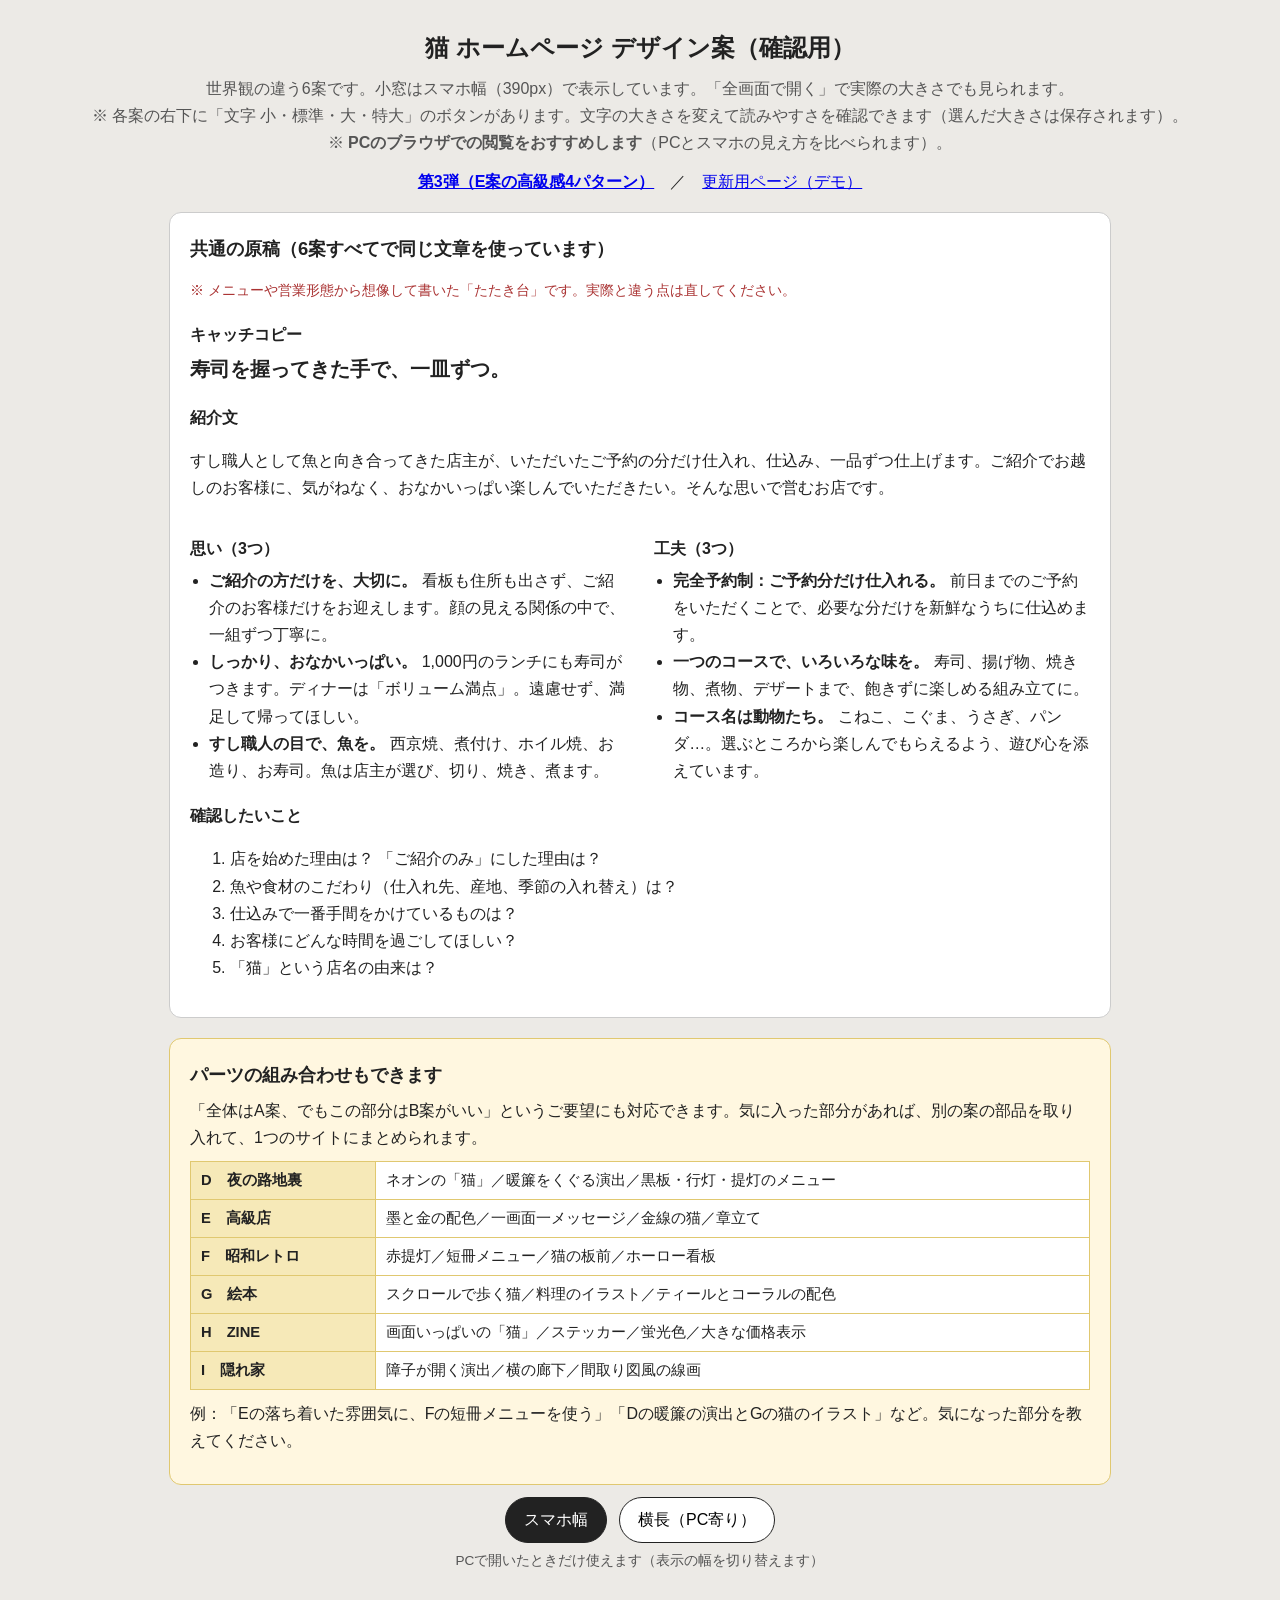
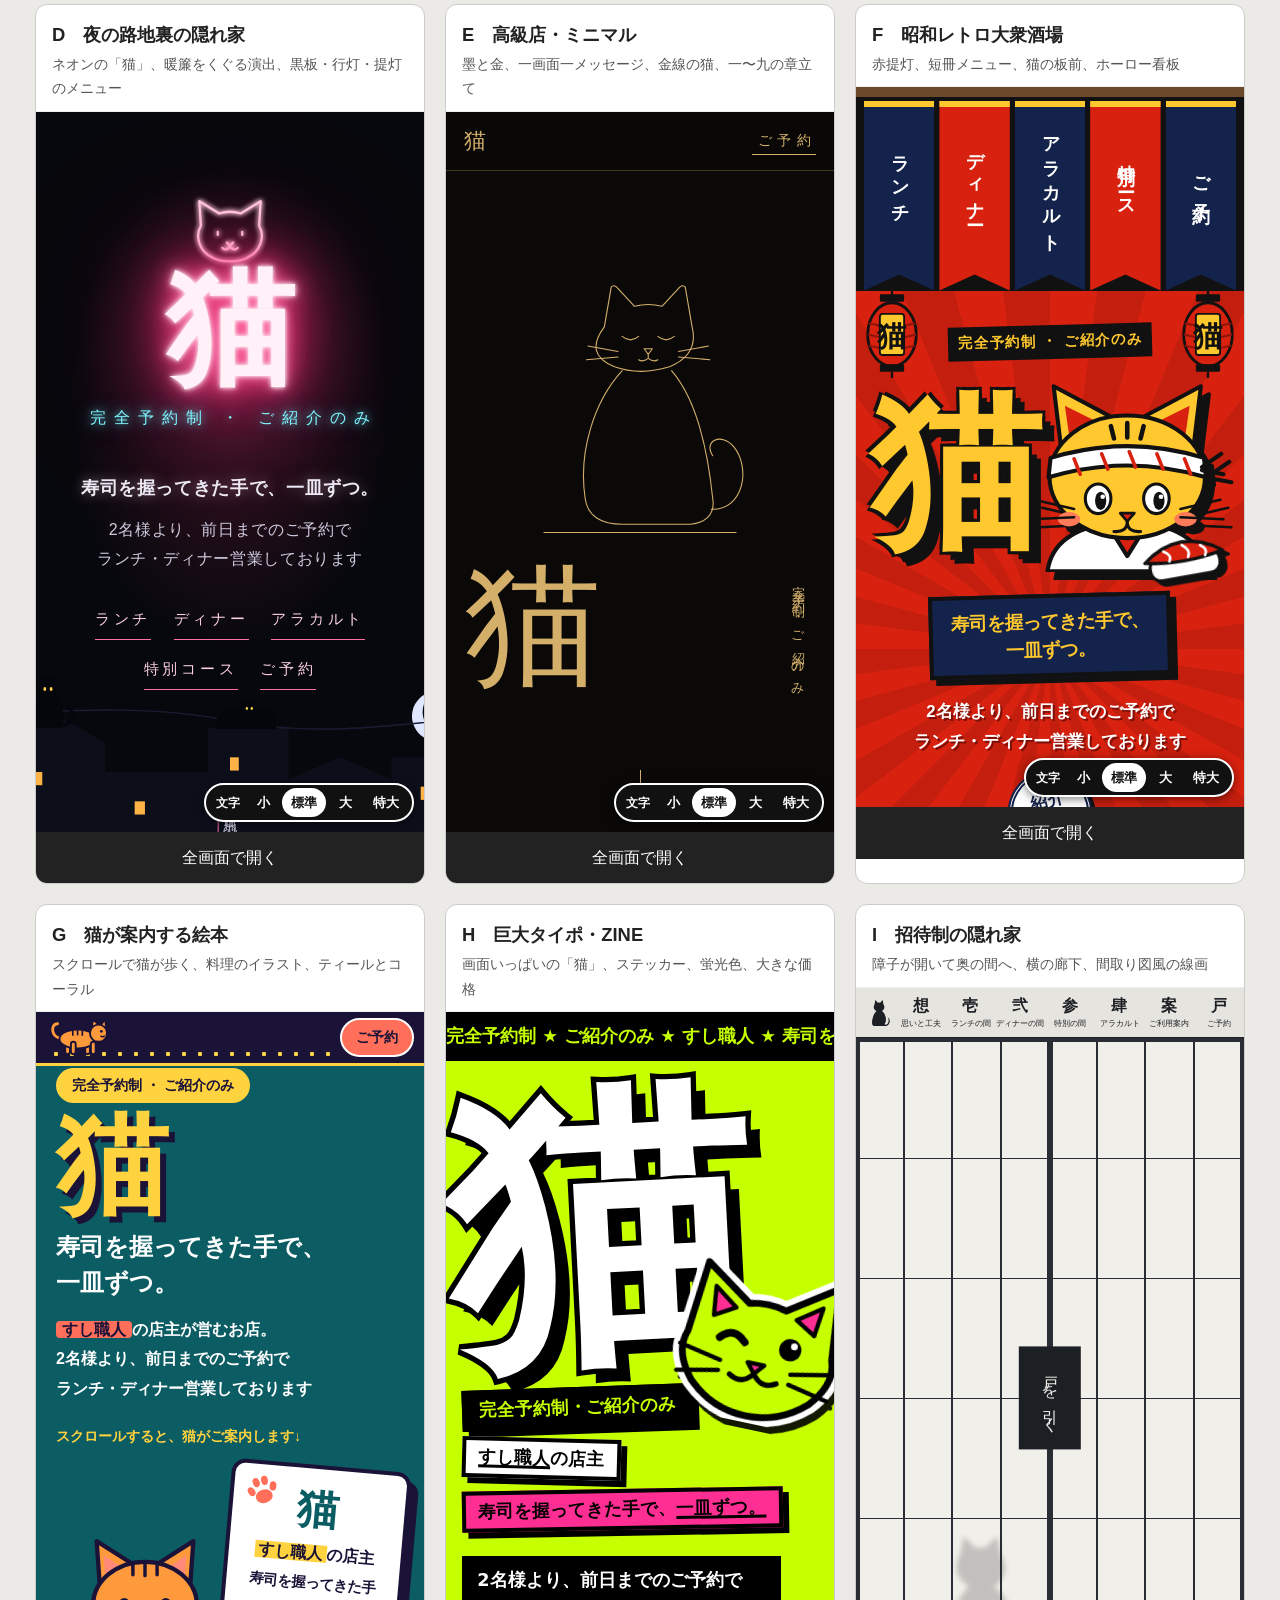
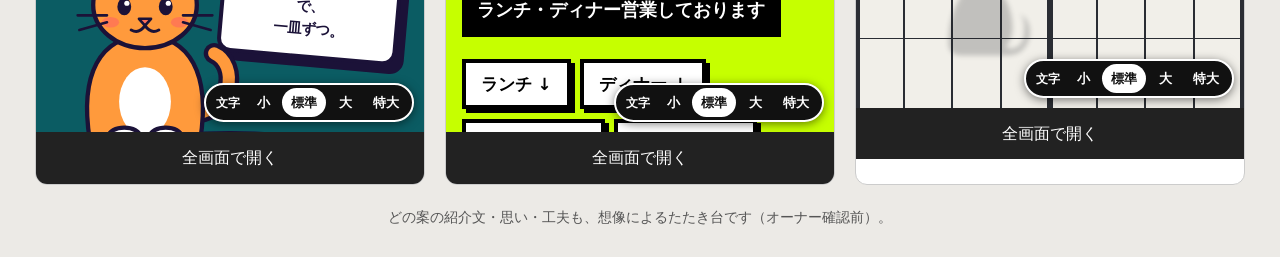
<file: index.html>
<!DOCTYPE html>
<html lang="ja">
<head>
<meta charset="utf-8">
<meta name="viewport" content="width=device-width, initial-scale=1">
<meta name="robots" content="noindex, nofollow, noarchive, nosnippet, noimageindex">
<title>猫 | ホームページ デザイン案（確認用）</title>
<style>
  body { margin: 0; font-family: "Yu Gothic", "Hiragino Sans", sans-serif; background: #eceae6; color: #222; line-height: 1.7; }
  header { padding: 28px 20px 8px; text-align: center; }
  h1 { margin: 0 0 6px; font-size: 1.5rem; }
  p.sub { margin: 0; color: #555; }
  .toggle { text-align: center; padding: 12px; }
  .toggle button { font: inherit; padding: 8px 18px; margin: 0 4px; border: 1px solid #222; background: #fff; border-radius: 999px; cursor: pointer; }
  .toggle button[aria-pressed="true"] { background: #222; color: #fff; }
  .copy { max-width: 900px; margin: 8px auto 0; padding: 20px; background: #fff; border: 1px solid #ccc; border-radius: 12px; }
  .copy h2 { margin: 0 0 8px; font-size: 1.15rem; }
  .copy h3 { margin: 18px 0 4px; font-size: 1rem; }
  .copy .catch { font-size: 1.25rem; font-weight: bold; margin: 4px 0; }
  .copy ul { margin: 0; padding-left: 1.2em; }
  .copy .warn { color: #a33; font-size: .9rem; }
  .cols { display: grid; gap: 0 28px; grid-template-columns: repeat(auto-fit, minmax(280px, 1fr)); }
  .grid { display: flex; flex-wrap: wrap; justify-content: center; gap: 20px; padding: 20px; max-width: 1400px; margin: 0 auto; }
  .item { background: #fff; border: 1px solid #ccc; border-radius: 12px; overflow: hidden; display: flex; flex-direction: column; width: 390px; max-width: 100%; box-sizing: border-box; }
  .pc .item { width: 100%; max-width: 760px; }
  .item h2 { margin: 0; padding: 14px 16px 2px; font-size: 1.15rem; }
  .item p { margin: 0; padding: 0 16px 10px; color: #555; font-size: .9rem; }
  .frame { height: 720px; border: 0; border-top: 1px solid #eee; width: 100%; background: #fff; }
  .pc .frame { height: 560px; }
  .open { display: block; text-align: center; padding: 12px; background: #222; color: #fff; text-decoration: none; }
  .open:hover { background: #444; }
  .note { max-width: 900px; margin: 0 auto; padding: 0 20px 28px; color: #555; font-size: .9rem; text-align: center; }
  .spnote { display: none; margin-top: 6px; color: #a33; }
  .pcnote { margin-top: 6px; }
  .toggle .hint { display: block; margin-top: 6px; font-size: .85rem; color: #555; }
  .mix { max-width: 900px; margin: 20px auto 0; padding: 20px; background: #fff7e0; border: 1px solid #e0c870; border-radius: 12px; }
  .mix h2 { margin: 0 0 6px; font-size: 1.15rem; }
  .mix p { margin: 0 0 10px; }
  .mix table { border-collapse: collapse; width: 100%; font-size: .92rem; }
  .mix th, .mix td { border: 1px solid #e0c870; padding: 6px 10px; text-align: left; vertical-align: top; background: #fff; }
  .mix th { background: #f6e9b8; white-space: nowrap; }
  @media (max-width: 700px) { .toggle { display: none; } .spnote { display: block; } .pcnote { display: none; } }
</style>
</head>
<body>
<header>
  <h1>猫 ホームページ デザイン案（確認用）</h1>
  <p class="sub">世界観の違う6案です。小窓はスマホ幅（390px）で表示しています。「全画面で開く」で実際の大きさでも見られます。</p>
  <p class="sub">※ 各案の右下に「文字 小・標準・大・特大」のボタンがあります。文字の大きさを変えて読みやすさを確認できます（選んだ大きさは保存されます）。</p>
  <p class="sub pcnote">※ <b>PCのブラウザでの閲覧をおすすめします</b>（PCとスマホの見え方を比べられます）。</p>
  <p class="sub spnote">※ いまスマホでご覧です。各案の「全画面で開く」を押すと、そのままスマホでの実際の見え方になります。PCでの見え方は、PCでこのページを開くと確認できます。</p>
<p style="text-align:center;margin:12px 0 0"><a href="designs3/index.html"><b>第3弾（E案の高級感4パターン）</b></a>　／　<a href="admin/index.html">更新用ページ（デモ）</a></p>
</header>

<section class="copy">
  <h2>共通の原稿（6案すべてで同じ文章を使っています）</h2>
  <p class="warn">※ メニューや営業形態から想像して書いた「たたき台」です。実際と違う点は直してください。</p>
  <h3>キャッチコピー</h3>
  <p class="catch">寿司を握ってきた手で、一皿ずつ。</p>
  <h3>紹介文</h3>
  <p>すし職人として魚と向き合ってきた店主が、いただいたご予約の分だけ仕入れ、仕込み、一品ずつ仕上げます。ご紹介でお越しのお客様に、気がねなく、おなかいっぱい楽しんでいただきたい。そんな思いで営むお店です。</p>
  <div class="cols">
    <div>
      <h3>思い（3つ）</h3>
      <ul>
        <li><b>ご紹介の方だけを、大切に。</b> 看板も住所も出さず、ご紹介のお客様だけをお迎えします。顔の見える関係の中で、一組ずつ丁寧に。</li>
        <li><b>しっかり、おなかいっぱい。</b> 1,000円のランチにも寿司がつきます。ディナーは「ボリューム満点」。遠慮せず、満足して帰ってほしい。</li>
        <li><b>すし職人の目で、魚を。</b> 西京焼、煮付け、ホイル焼、お造り、お寿司。魚は店主が選び、切り、焼き、煮ます。</li>
      </ul>
    </div>
    <div>
      <h3>工夫（3つ）</h3>
      <ul>
        <li><b>完全予約制：ご予約分だけ仕入れる。</b> 前日までのご予約をいただくことで、必要な分だけを新鮮なうちに仕込めます。</li>
        <li><b>一つのコースで、いろいろな味を。</b> 寿司、揚げ物、焼き物、煮物、デザートまで、飽きずに楽しめる組み立てに。</li>
        <li><b>コース名は動物たち。</b> こねこ、こぐま、うさぎ、パンダ…。選ぶところから楽しんでもらえるよう、遊び心を添えています。</li>
      </ul>
    </div>
  </div>
  <h3>確認したいこと</h3>
  <ol>
    <li>店を始めた理由は？ 「ご紹介のみ」にした理由は？</li>
    <li>魚や食材のこだわり（仕入れ先、産地、季節の入れ替え）は？</li>
    <li>仕込みで一番手間をかけているものは？</li>
    <li>お客様にどんな時間を過ごしてほしい？</li>
    <li>「猫」という店名の由来は？</li>
  </ol>
</section>

<section class="mix">
  <h2>パーツの組み合わせもできます</h2>
  <p>「全体はA案、でもこの部分はB案がいい」というご要望にも対応できます。気に入った部分があれば、別の案の部品を取り入れて、1つのサイトにまとめられます。</p>
  <table>
    <tr><th>D　夜の路地裏</th><td>ネオンの「猫」／暖簾をくぐる演出／黒板・行灯・提灯のメニュー</td></tr>
    <tr><th>E　高級店</th><td>墨と金の配色／一画面一メッセージ／金線の猫／章立て</td></tr>
    <tr><th>F　昭和レトロ</th><td>赤提灯／短冊メニュー／猫の板前／ホーロー看板</td></tr>
    <tr><th>G　絵本</th><td>スクロールで歩く猫／料理のイラスト／ティールとコーラルの配色</td></tr>
    <tr><th>H　ZINE</th><td>画面いっぱいの「猫」／ステッカー／蛍光色／大きな価格表示</td></tr>
    <tr><th>I　隠れ家</th><td>障子が開く演出／横の廊下／間取り図風の線画</td></tr>
  </table>
  <p style="margin-top:10px">例：「Eの落ち着いた雰囲気に、Fの短冊メニューを使う」「Dの暖簾の演出とGの猫のイラスト」など。気になった部分を教えてください。</p>
</section>

<div class="toggle" role="group" aria-label="表示サイズ">
  <button type="button" id="b-sp" aria-pressed="true">スマホ幅</button>
  <button type="button" id="b-pc" aria-pressed="false">横長（PC寄り）</button>
  <span class="hint">PCで開いたときだけ使えます（表示の幅を切り替えます）</span>
</div>

<div class="grid" id="grid">
  <section class="item">
    <h2>D　夜の路地裏の隠れ家</h2>
    <p>ネオンの「猫」、暖簾をくぐる演出、黒板・行灯・提灯のメニュー</p>
    <iframe class="frame" src="d-neon/index.html" title="案D" loading="lazy"></iframe>
    <a class="open" href="d-neon/index.html" target="_blank" rel="noopener">全画面で開く</a>
  </section>
  <section class="item">
    <h2>E　高級店・ミニマル</h2>
    <p>墨と金、一画面一メッセージ、金線の猫、一〜九の章立て</p>
    <iframe class="frame" src="e-luxe/index.html" title="案E" loading="lazy"></iframe>
    <a class="open" href="e-luxe/index.html" target="_blank" rel="noopener">全画面で開く</a>
  </section>
  <section class="item">
    <h2>F　昭和レトロ大衆酒場</h2>
    <p>赤提灯、短冊メニュー、猫の板前、ホーロー看板</p>
    <iframe class="frame" src="f-showa/index.html" title="案F" loading="lazy"></iframe>
    <a class="open" href="f-showa/index.html" target="_blank" rel="noopener">全画面で開く</a>
  </section>
  <section class="item">
    <h2>G　猫が案内する絵本</h2>
    <p>スクロールで猫が歩く、料理のイラスト、ティールとコーラル</p>
    <iframe class="frame" src="g-story/index.html" title="案G" loading="lazy"></iframe>
    <a class="open" href="g-story/index.html" target="_blank" rel="noopener">全画面で開く</a>
  </section>
  <section class="item">
    <h2>H　巨大タイポ・ZINE</h2>
    <p>画面いっぱいの「猫」、ステッカー、蛍光色、大きな価格</p>
    <iframe class="frame" src="h-pop/index.html" title="案H" loading="lazy"></iframe>
    <a class="open" href="h-pop/index.html" target="_blank" rel="noopener">全画面で開く</a>
  </section>
  <section class="item">
    <h2>I　招待制の隠れ家</h2>
    <p>障子が開いて奥の間へ、横の廊下、間取り図風の線画</p>
    <iframe class="frame" src="i-kakurega/index.html" title="案I" loading="lazy"></iframe>
    <a class="open" href="i-kakurega/index.html" target="_blank" rel="noopener">全画面で開く</a>
  </section>
</div>
<p class="note">どの案の紹介文・思い・工夫も、想像によるたたき台です（オーナー確認前）。</p>
<script>
  var g=document.getElementById('grid'),sp=document.getElementById('b-sp'),pc=document.getElementById('b-pc');
  function set(p){g.classList.toggle('pc',p);pc.setAttribute('aria-pressed',p);sp.setAttribute('aria-pressed',!p);}
  sp.onclick=function(){set(false)};pc.onclick=function(){set(true)};
</script>
</body>
</html>
</file>
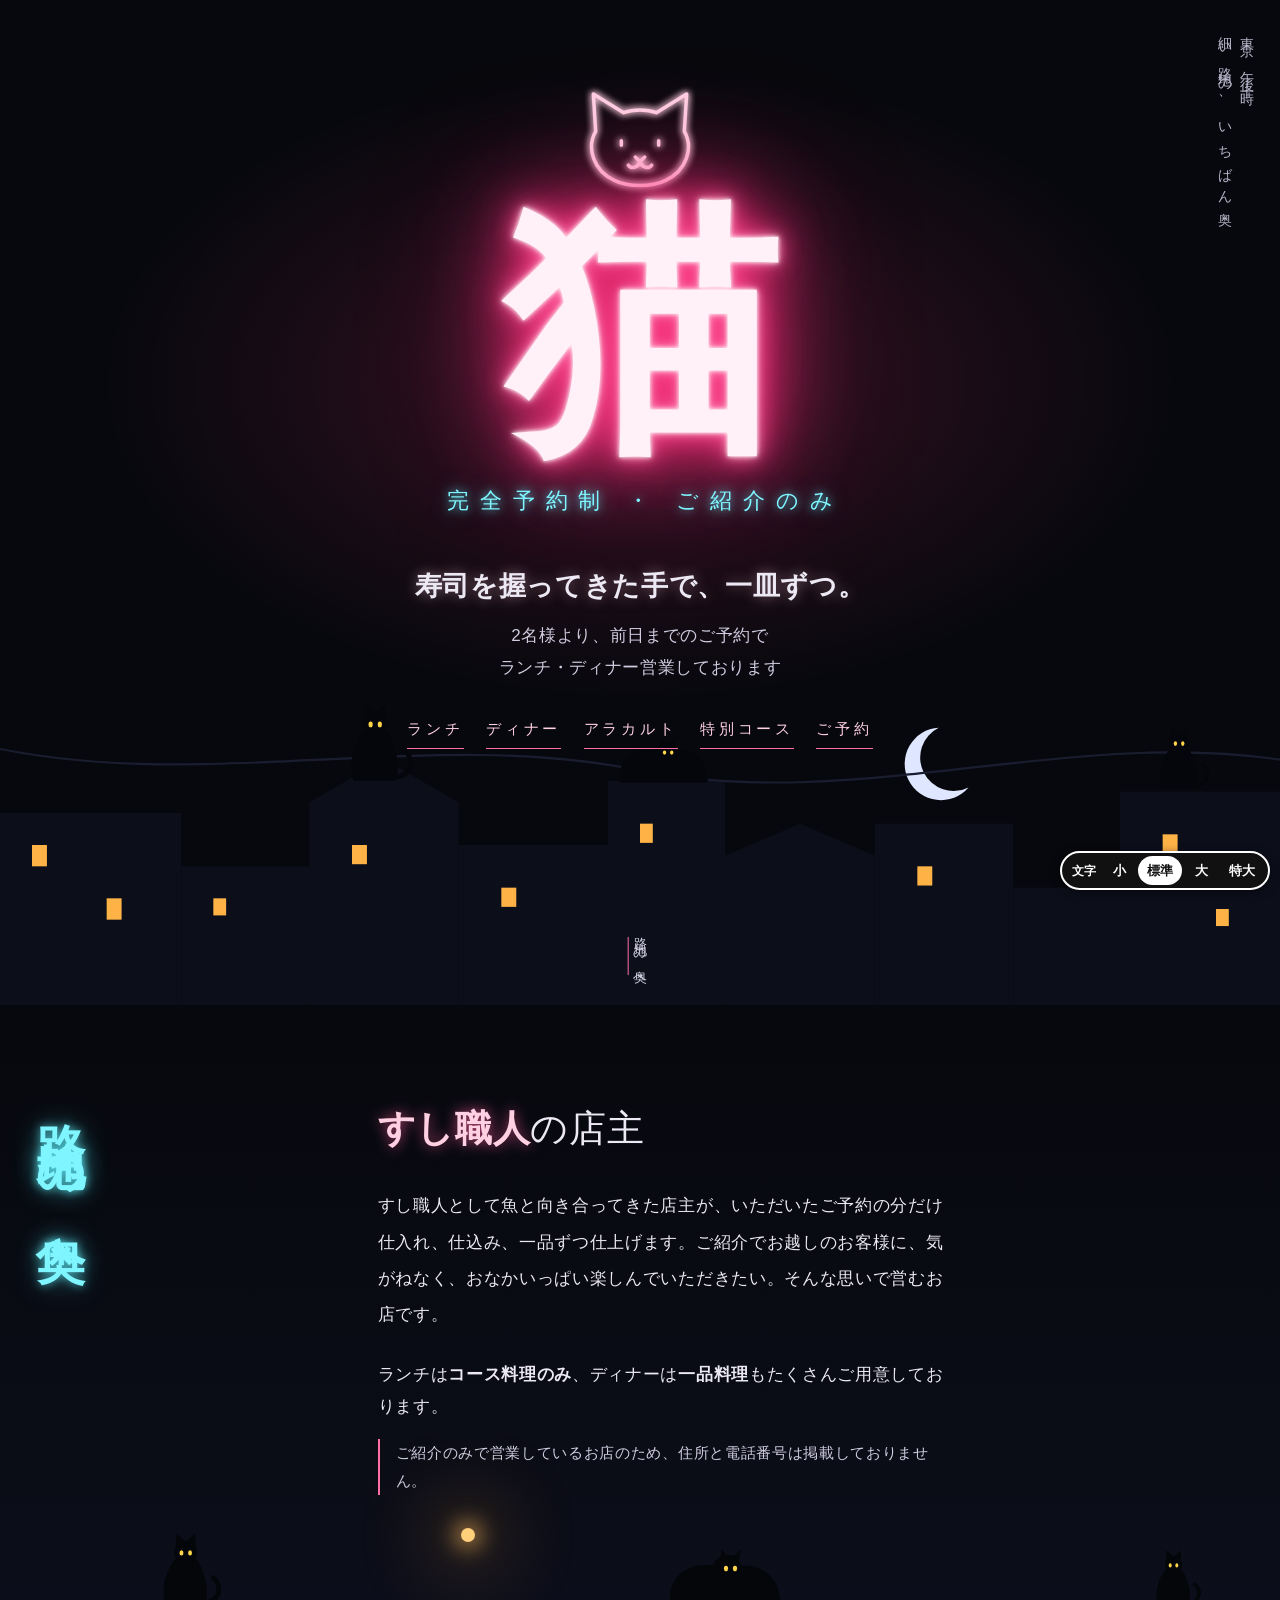
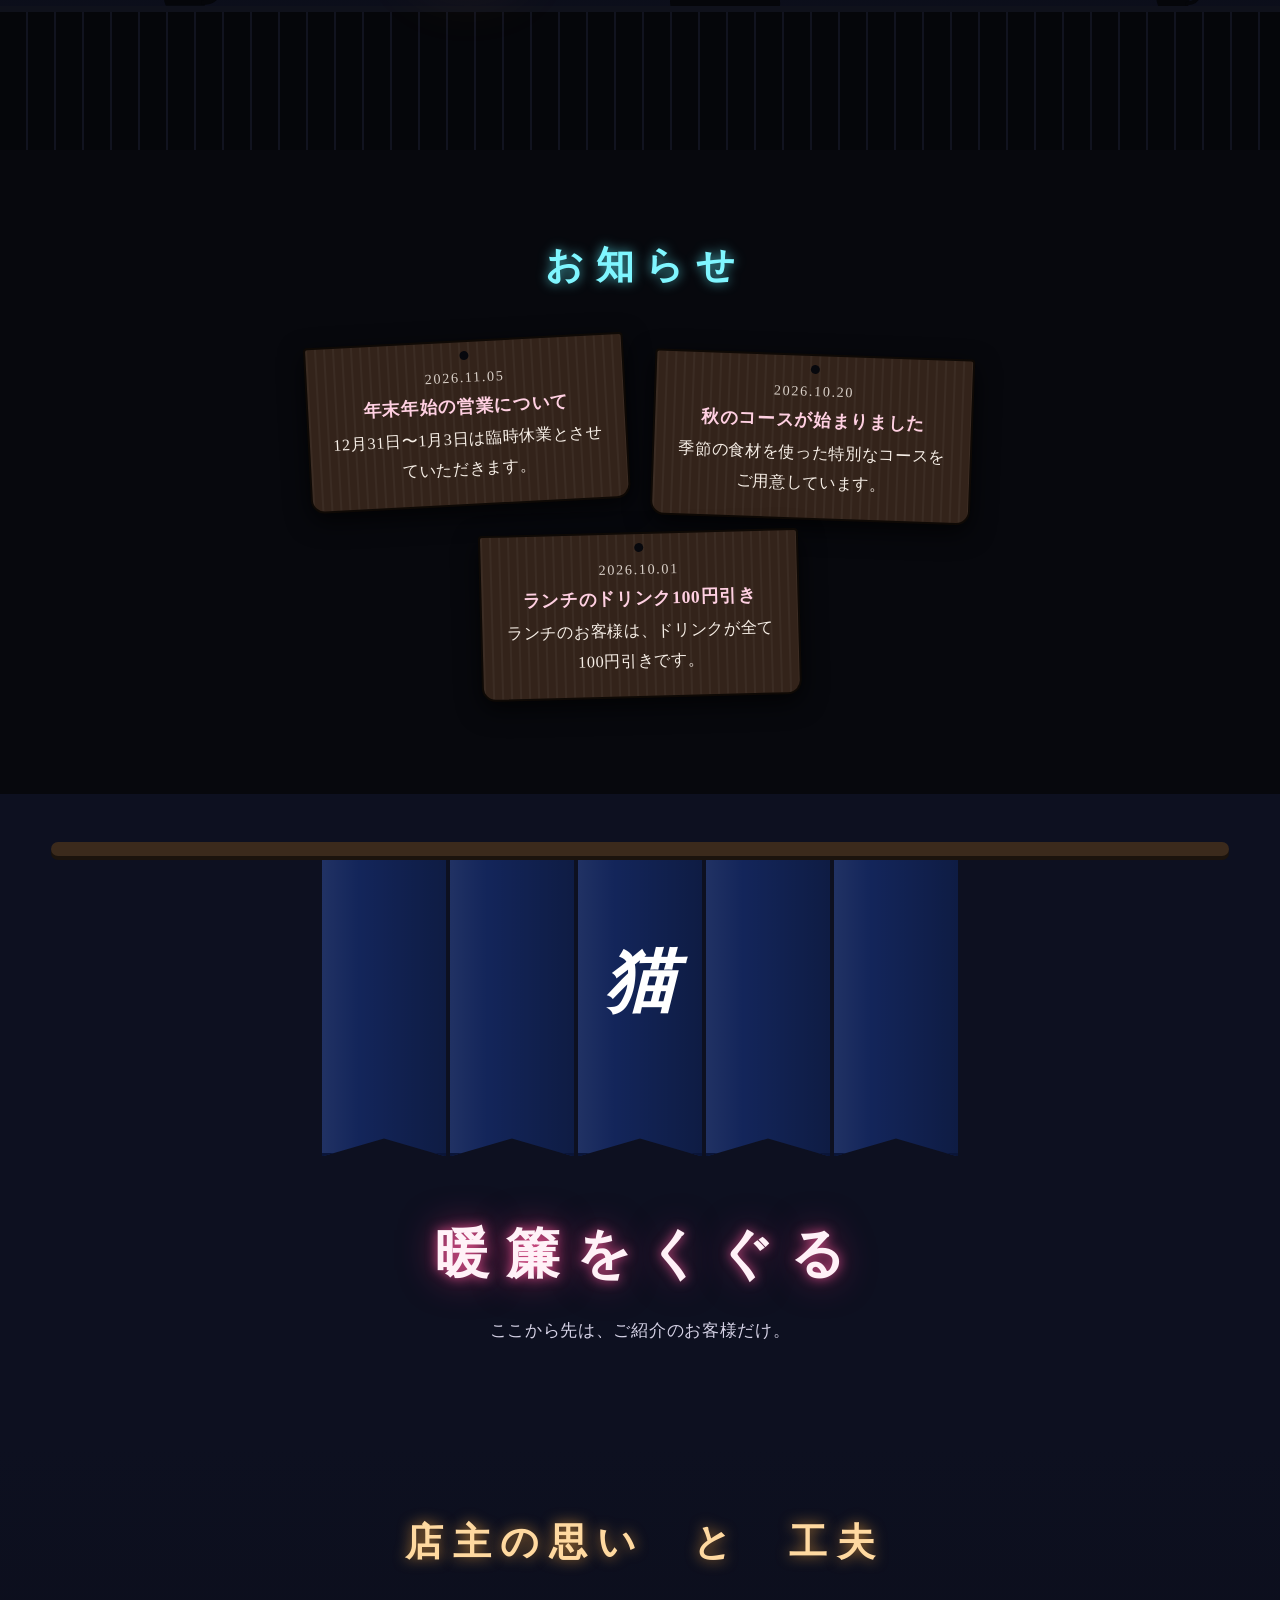
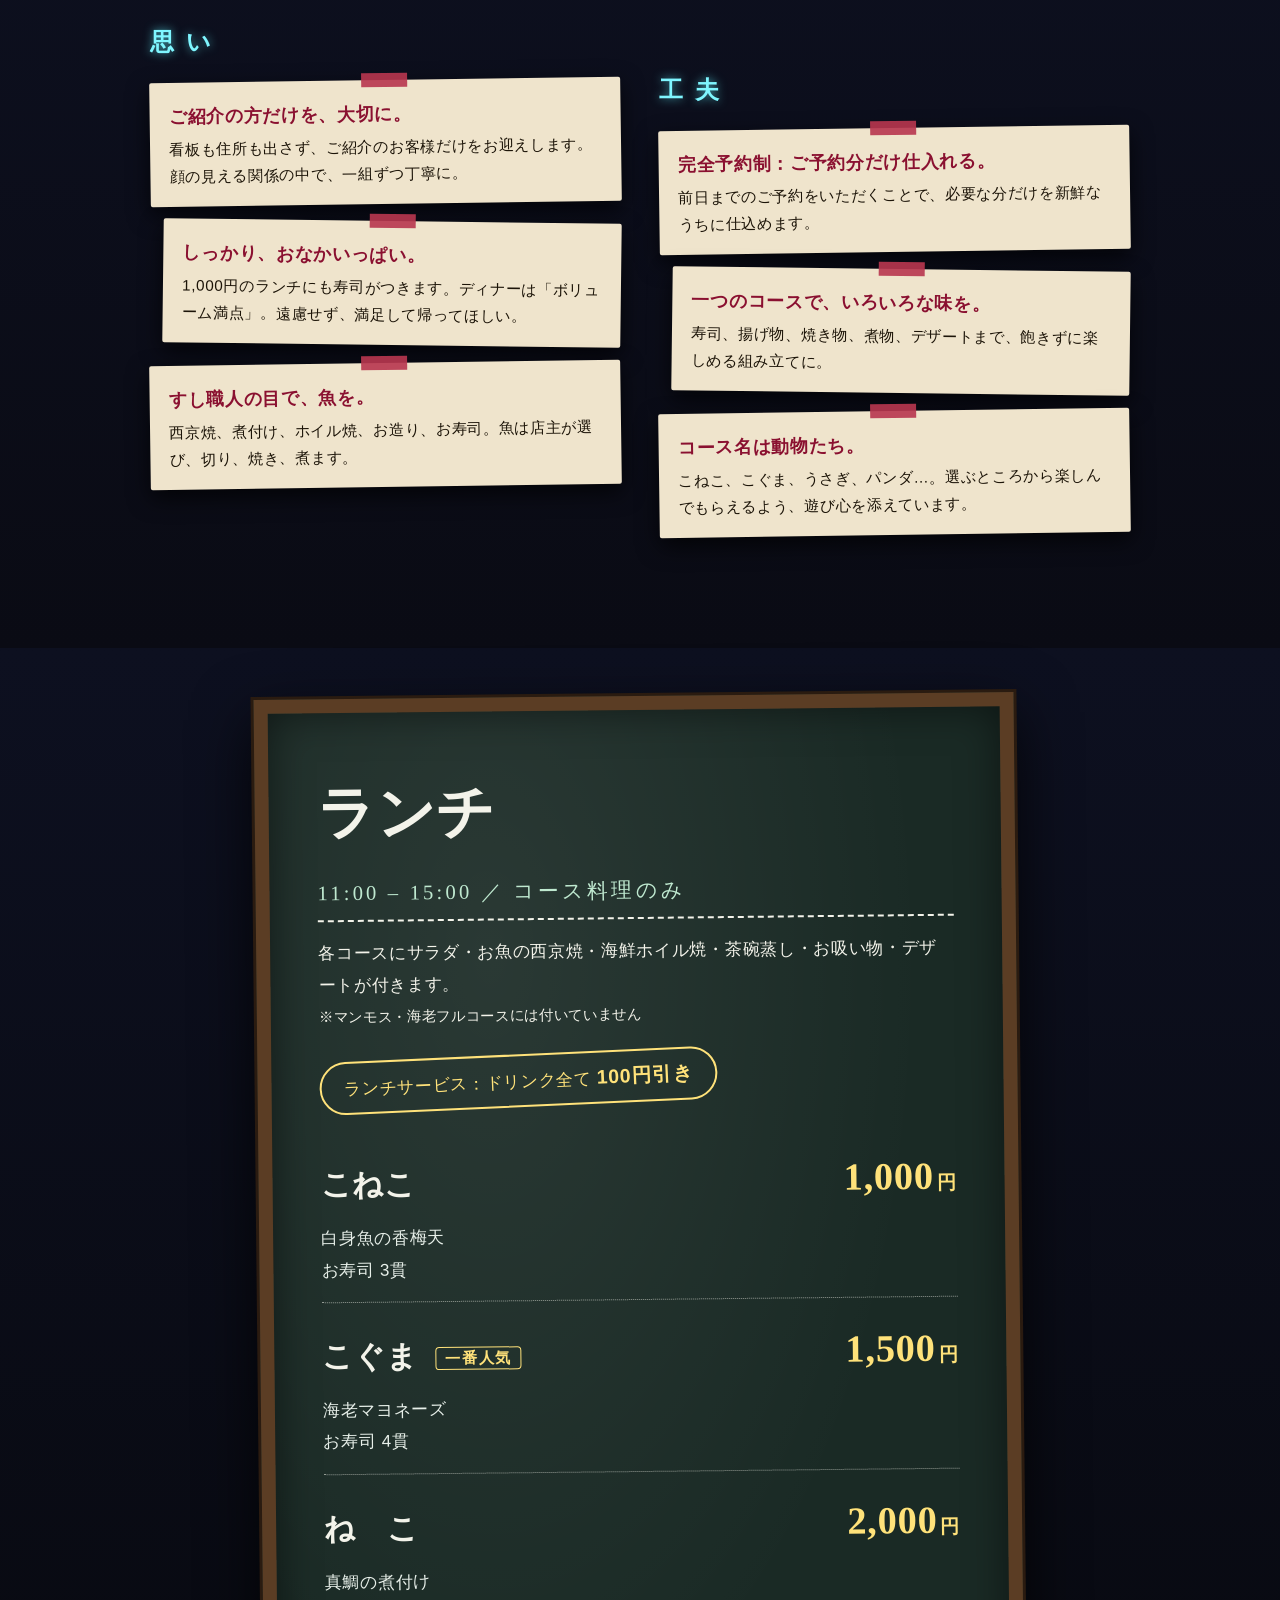
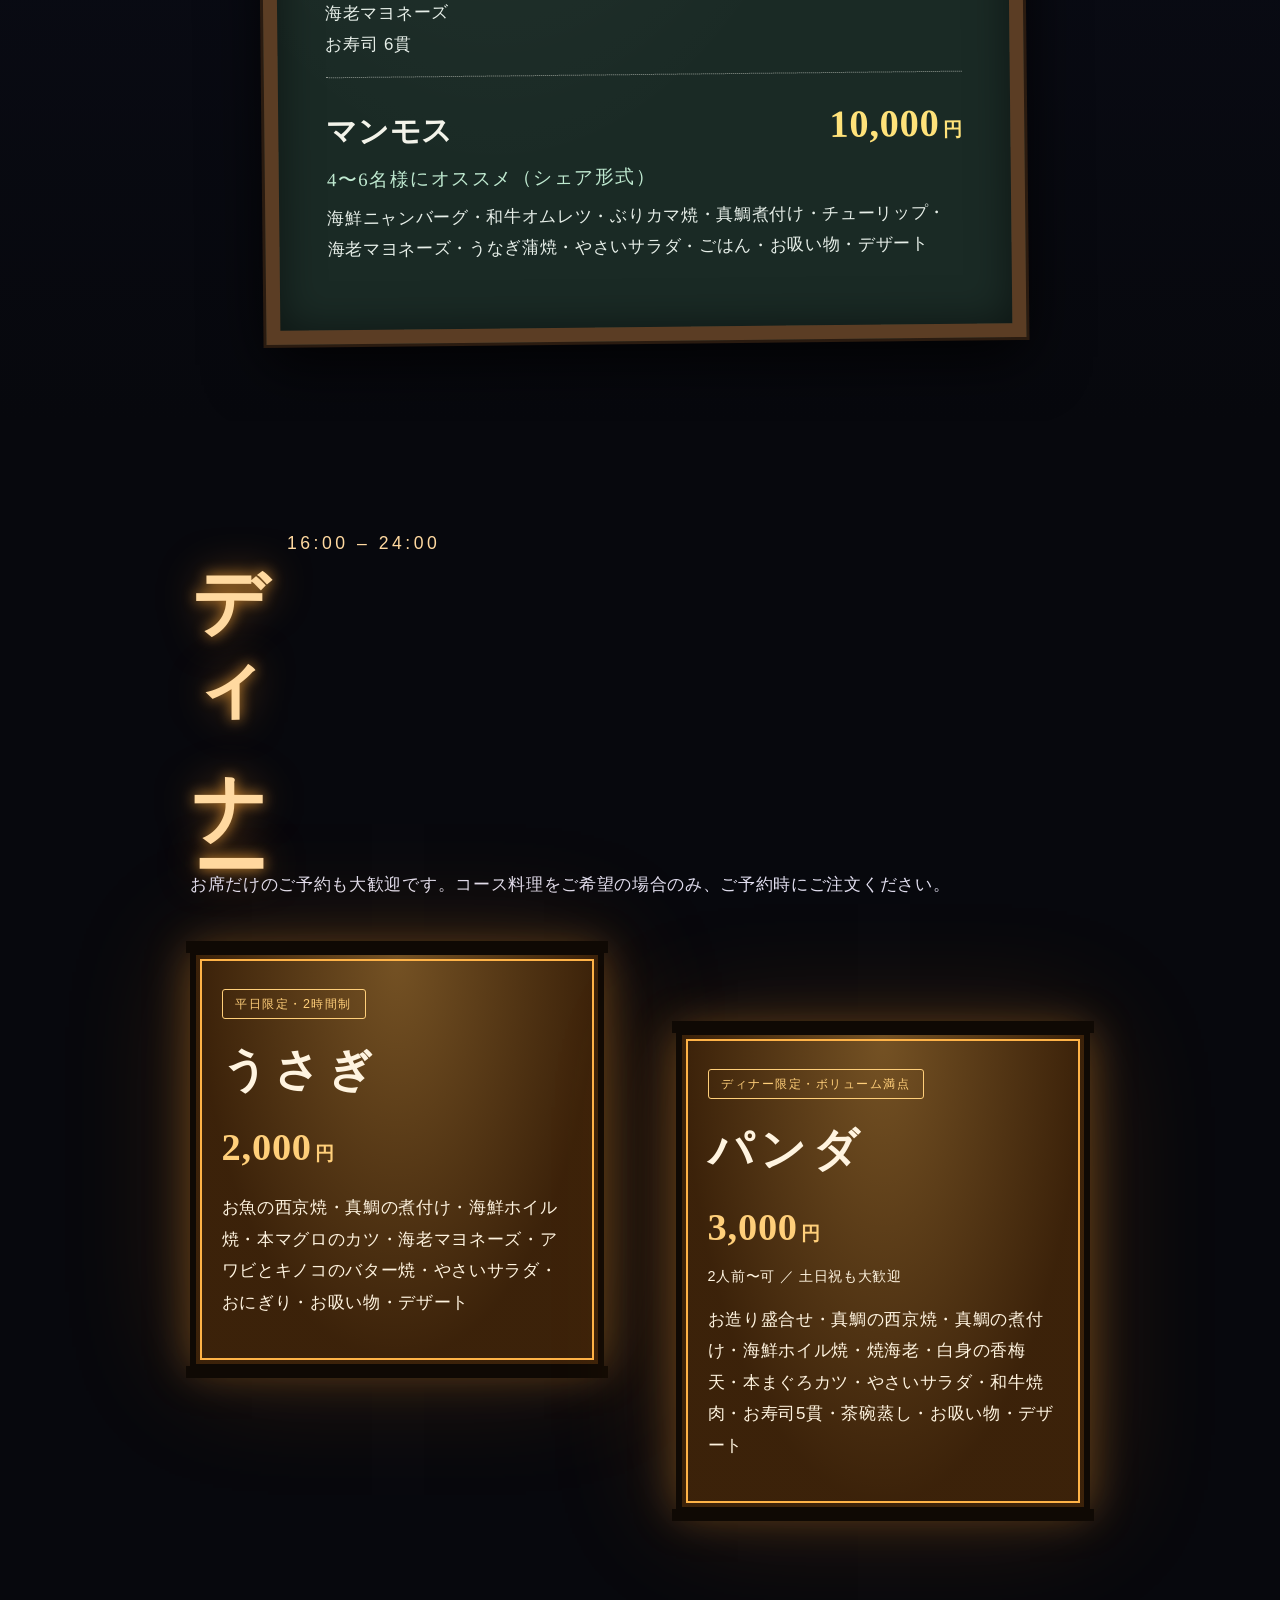
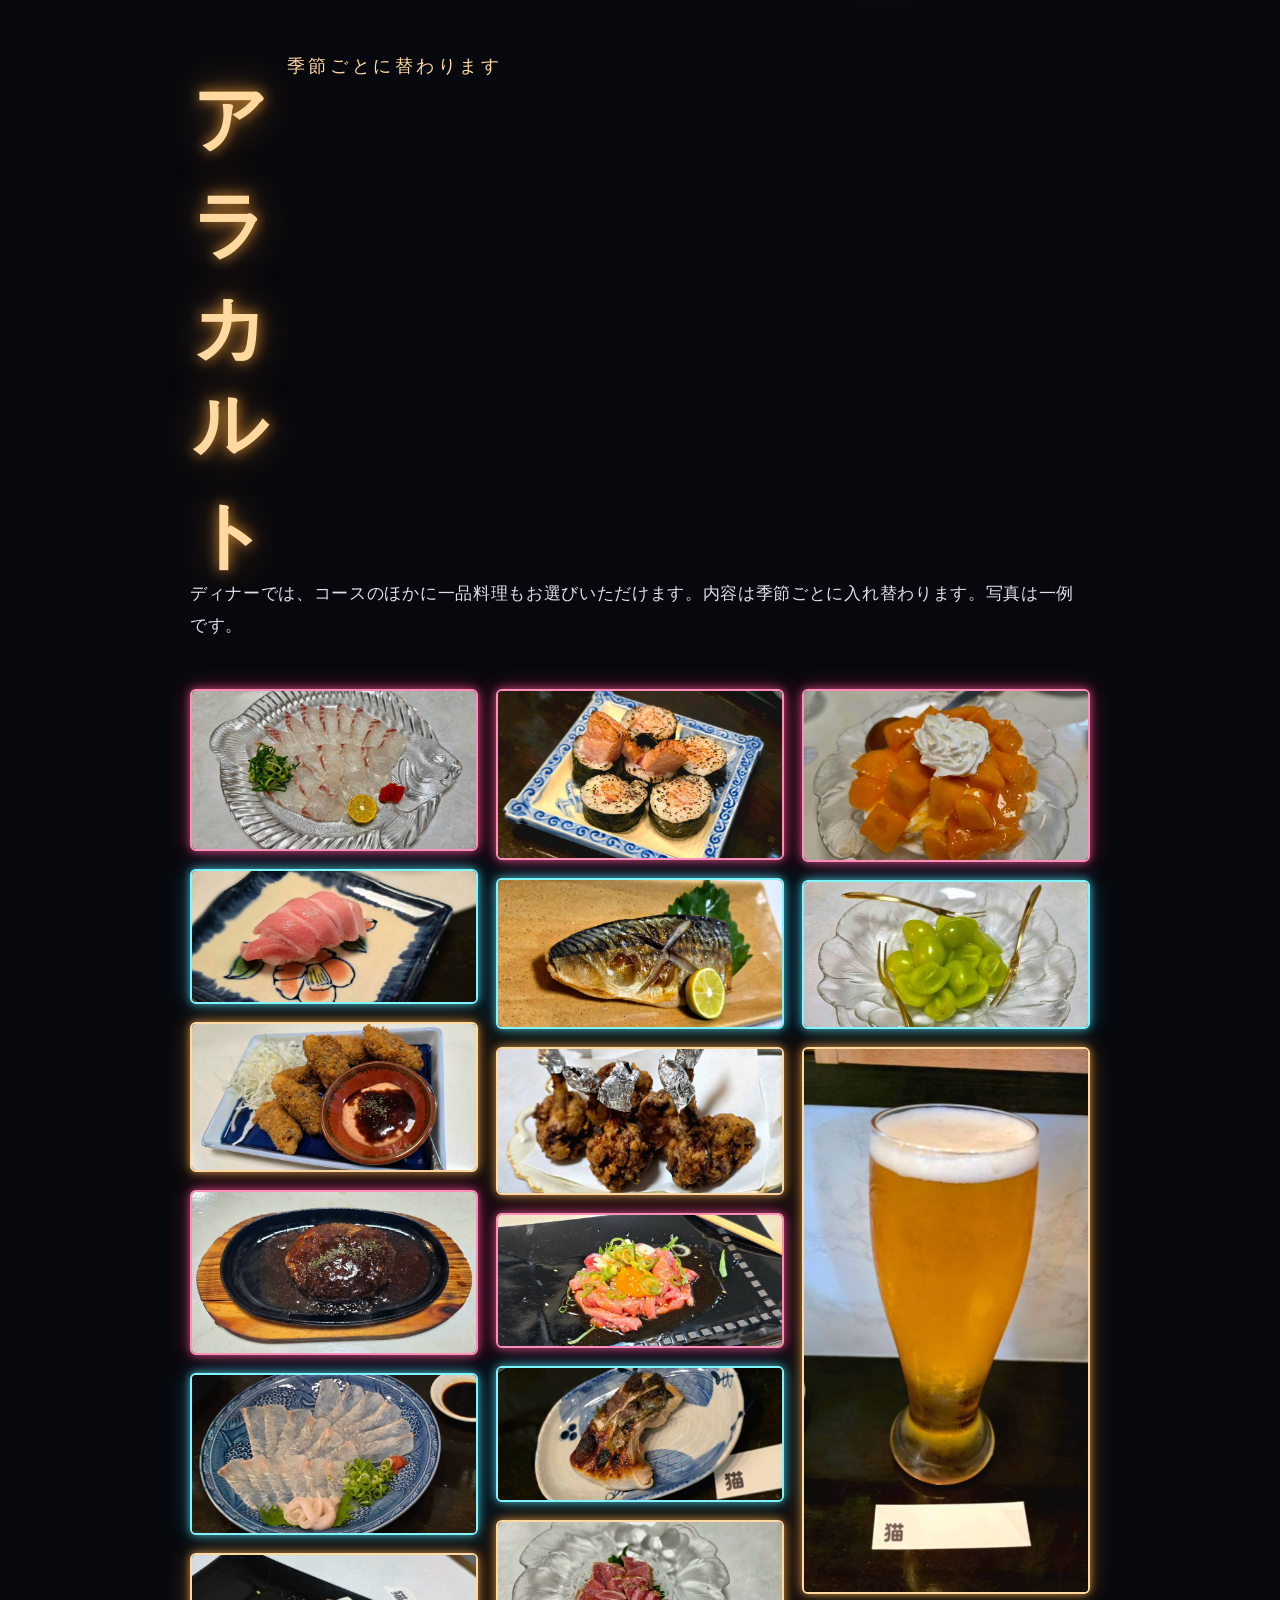
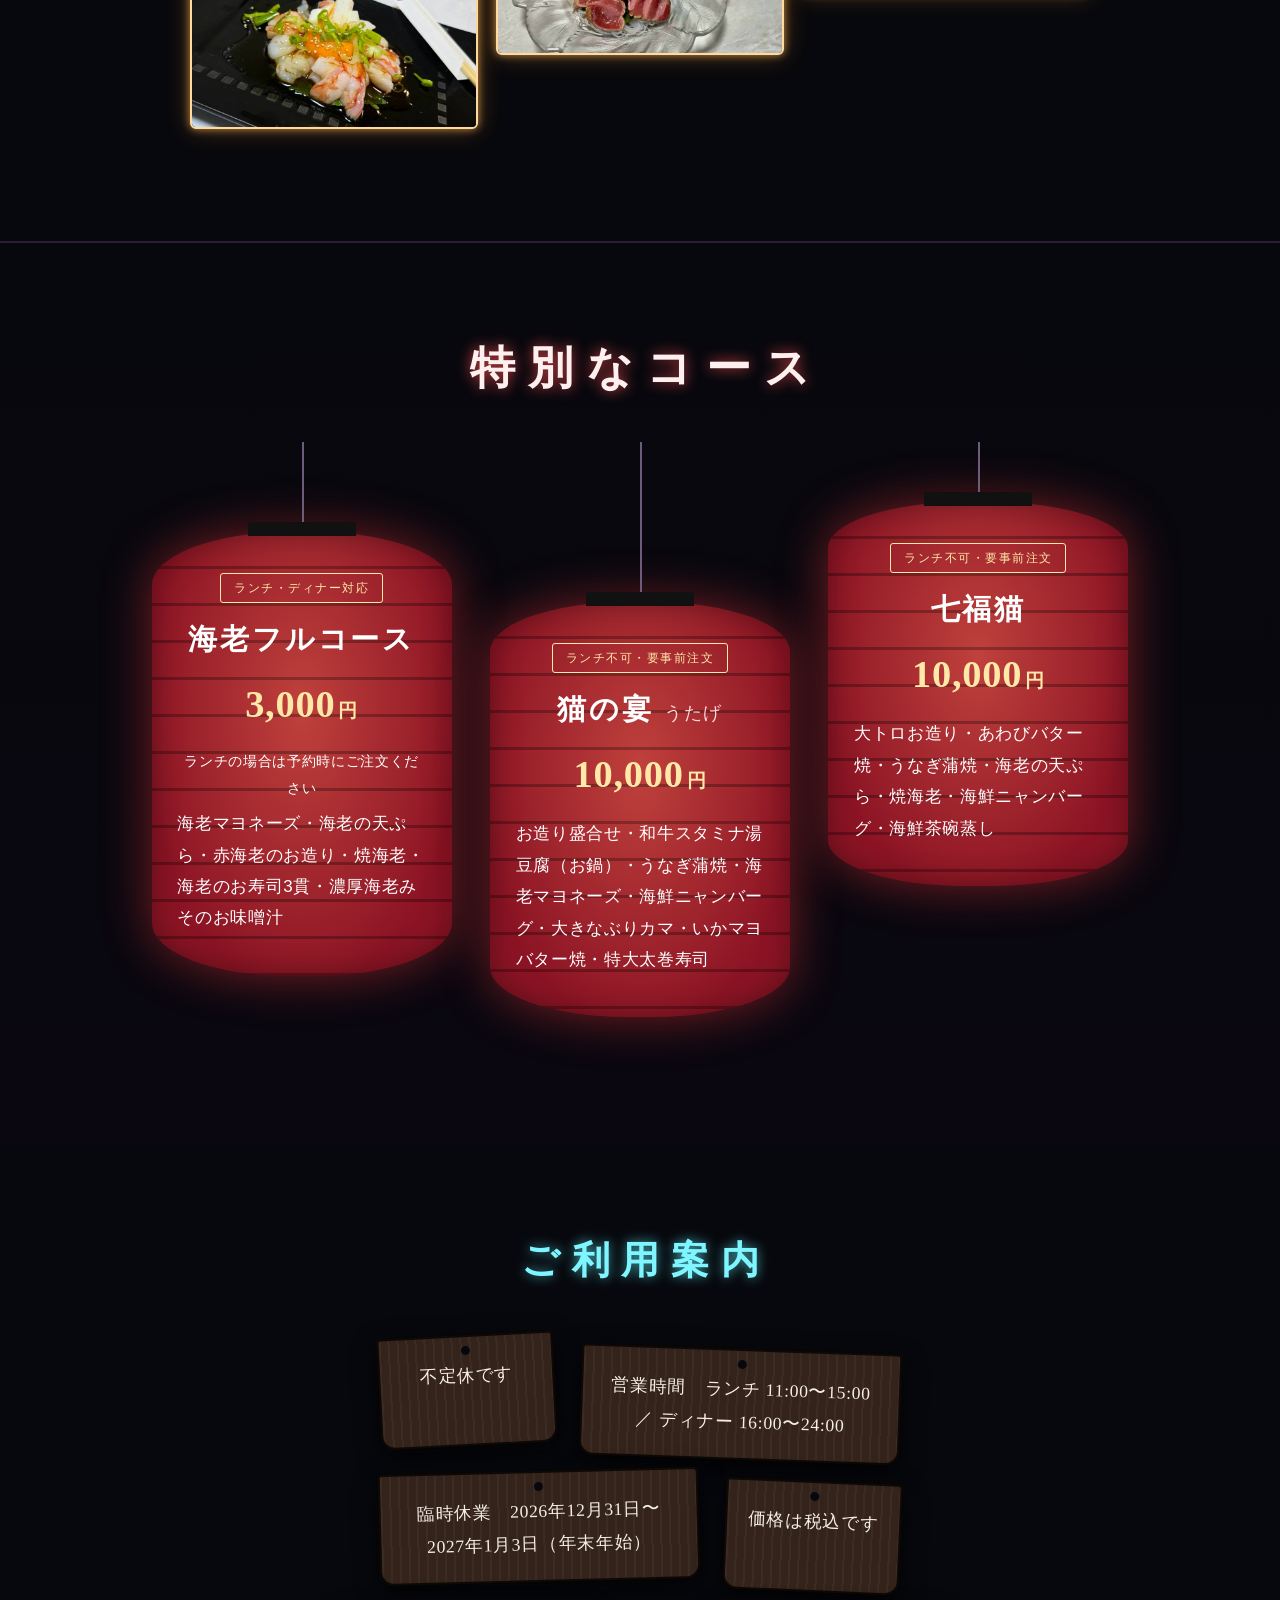
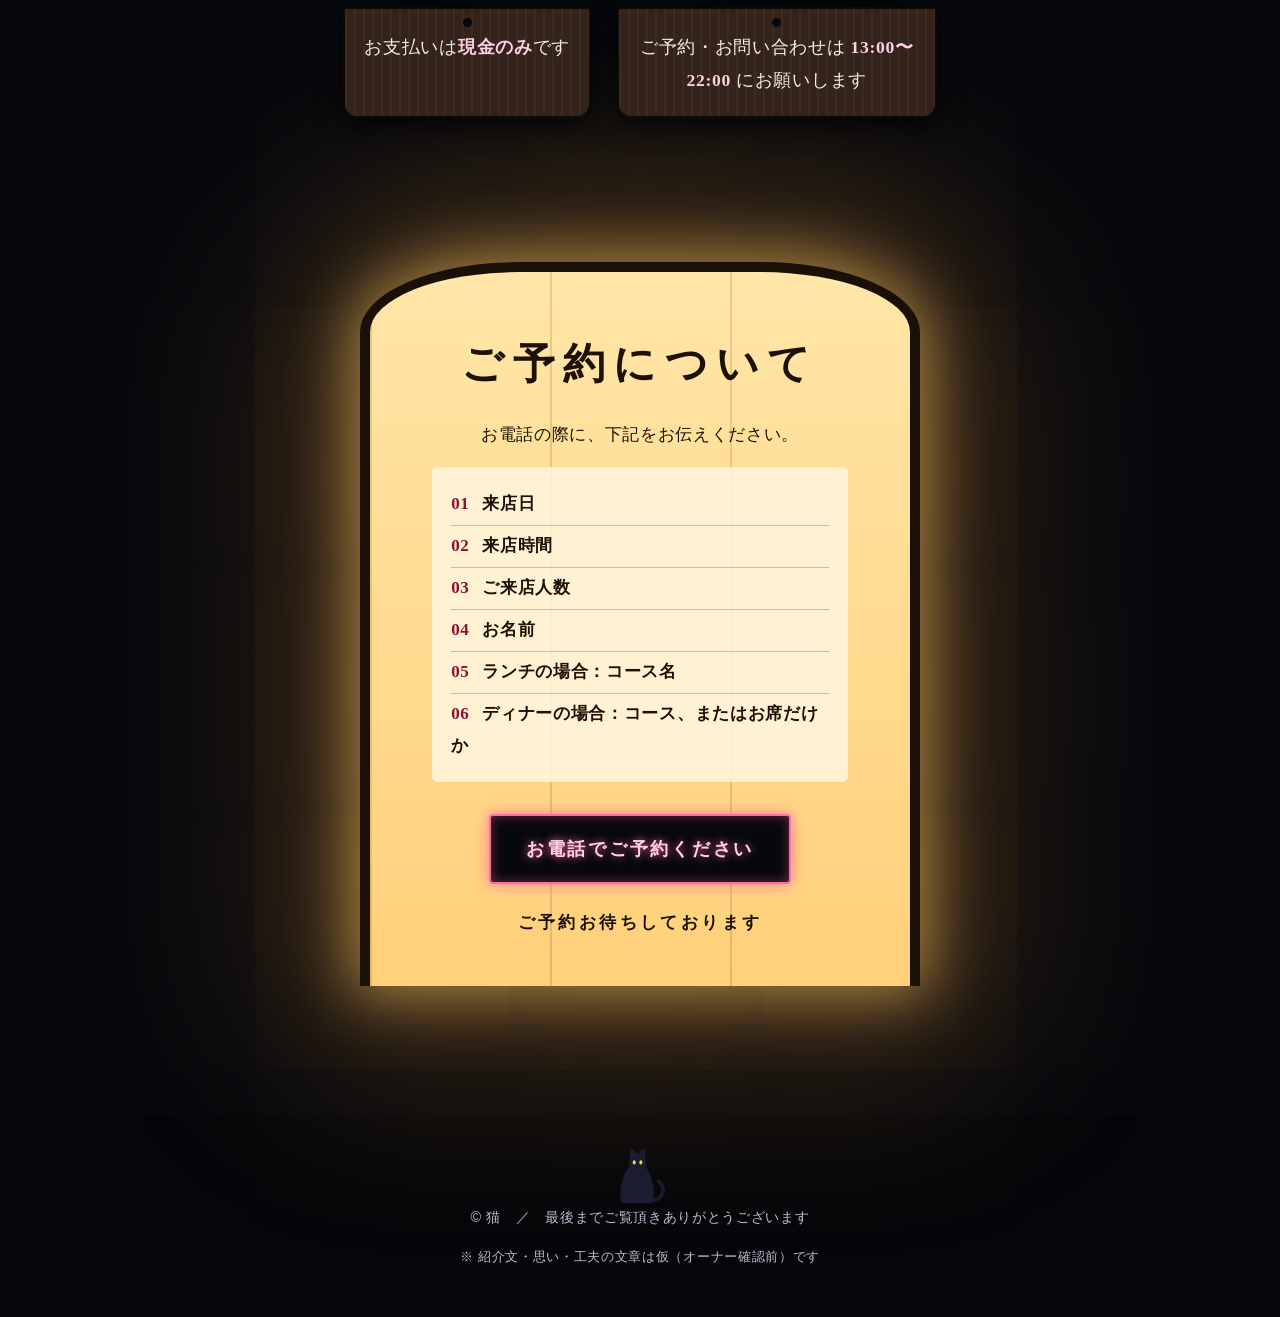
<file: d-neon/index.html>
<!DOCTYPE html>
<html lang="ja">
<head>
<meta charset="utf-8">
<meta name="viewport" content="width=device-width, initial-scale=1">
<meta name="robots" content="noindex, nofollow, noarchive, nosnippet, noimageindex">
<meta name="googlebot" content="noindex, nofollow">
<title>猫 | 完全予約制・ご紹介のみのお店</title>
<link rel="stylesheet" href="style.css">
<script>document.documentElement.className="js";</script>
</head>
<body>

<!-- 自作の猫シルエット（再利用） -->
<svg width="0" height="0" style="position:absolute" aria-hidden="true" focusable="false">
  <defs>
    <symbol id="cat" viewBox="0 0 130 140">
      <path d="M38 54 C18 82 12 118 22 140 L94 140 C104 116 96 80 80 54 Z" fill="currentColor"/>
      <path d="M92 134 C124 132 128 102 110 88" fill="none" stroke="currentColor" stroke-width="9" stroke-linecap="round"/>
      <circle cx="59" cy="42" r="21" fill="currentColor"/>
      <path d="M40 34 L42 6 L62 24 Z M78 34 L76 6 L56 24 Z" fill="currentColor"/>
      <ellipse class="eye" cx="51" cy="42" rx="3.6" ry="5" fill="#ffd54a"/>
      <ellipse class="eye" cx="67" cy="42" rx="3.6" ry="5" fill="#ffd54a"/>
    </symbol>
    <symbol id="loaf" viewBox="0 0 160 80">
      <path d="M6 80 C0 40 30 22 62 26 C70 8 96 6 100 26 C130 24 154 44 152 80 Z" fill="currentColor"/>
      <path d="M72 24 L74 4 L88 20 Z M96 24 L100 4 L84 20 Z" fill="currentColor"/>
      <ellipse class="eye" cx="80" cy="30" rx="2.8" ry="3.6" fill="#ffd54a"/>
      <ellipse class="eye" cx="92" cy="30" rx="2.8" ry="3.6" fill="#ffd54a"/>
    </symbol>
  </defs>
</svg>

<div class="trail" aria-hidden="true"></div>

<!-- 1. 路地の入口 -->
<header class="gate" id="top">
  <p class="gate-time" aria-hidden="true">東京　午後十時<br>細い路地の、いちばん奥</p>

  <div class="sign">
    <svg class="neon-cat" viewBox="0 0 120 100" role="img" aria-label="猫の顔のネオン">
      <defs>
        <filter id="glow" x="-50%" y="-50%" width="200%" height="200%">
          <feGaussianBlur stdDeviation="3.2" result="b"/>
          <feMerge><feMergeNode in="b"/><feMergeNode in="b"/><feMergeNode in="SourceGraphic"/></feMerge>
        </filter>
      </defs>
      <g fill="none" stroke="#ffd0e2" stroke-width="3" stroke-linecap="round" stroke-linejoin="round" filter="url(#glow)">
        <path d="M22 44 L20 12 L46 28 C54 25 66 25 74 28 L100 12 L98 44 C106 58 100 78 82 86 C70 92 50 92 38 86 C20 78 14 58 22 44 Z"/>
        <path d="M44 52 L44 56 M76 52 L76 56"/>
        <path d="M56 66 L60 70 L64 66 M60 70 C58 76 52 76 50 73 M60 70 C62 76 68 76 70 73"/>
      </g>
    </svg>
    <h1 class="neon">猫</h1>
    <p class="gate-sub">完全予約制 ・ ご紹介のみ</p>
  </div>

  <p class="gate-catch">寿司を握ってきた手で、一皿ずつ。</p>
  <p class="gate-lead">2名様より、前日までのご予約で<br>ランチ・ディナー営業しております</p>

  <nav class="gate-nav" aria-label="ページ内移動">
    <a href="#lunch">ランチ</a>
    <a href="#dinner">ディナー</a>
    <a href="#alacarte">アラカルト</a>
    <a href="#special">特別コース</a>
    <a href="#reserve">ご予約</a>
  </nav>

  <p class="cue" aria-hidden="true"><span>路地の奥へ</span></p>

  <svg class="skyline" viewBox="0 0 1200 300" preserveAspectRatio="xMidYMax slice" aria-hidden="true">
    <path d="M880 40 a34 34 0 1 0 28 56 a28 28 0 1 1 -28 -56 Z" fill="#dfe6ff"/>
    <g fill="#0c0e1a">
      <rect x="0" y="120" width="170" height="180"/>
      <rect x="170" y="170" width="120" height="130"/>
      <path d="M290 300 V110 L360 70 L430 110 V300 Z"/>
      <rect x="430" y="150" width="140" height="150"/>
      <rect x="570" y="90" width="110" height="210"/>
      <path d="M680 300 V160 L750 130 L820 160 V300 Z"/>
      <rect x="820" y="130" width="130" height="170"/>
      <rect x="950" y="190" width="100" height="110"/>
      <rect x="1050" y="100" width="150" height="200"/>
    </g>
    <g fill="#ffb347">
      <rect x="30" y="150" width="14" height="20"/><rect x="100" y="200" width="14" height="20"/>
      <rect x="200" y="200" width="12" height="16"/><rect x="330" y="150" width="14" height="18"/>
      <rect x="470" y="190" width="14" height="18"/><rect x="600" y="130" width="12" height="18"/>
      <rect x="860" y="170" width="14" height="18"/><rect x="1090" y="140" width="14" height="20"/>
      <rect x="1140" y="210" width="12" height="16"/>
    </g>
    <path d="M0 60 C200 100 400 40 600 80 S1000 40 1200 70" fill="none" stroke="#1a1d30" stroke-width="2"/>
    <use href="#cat" x="320" y="14" width="70" height="76" style="color:#05060b"/>
    <use href="#loaf" x="578" y="46" width="90" height="46" style="color:#05060b"/>
    <use href="#cat" x="1080" y="36" width="56" height="62" style="color:#05060b"/>
  </svg>
</header>

<main>

<!-- 2. 路地 -->
<section class="alley" id="alley">
  <p class="vtitle rv" aria-hidden="true">路地の奥へ</p>
  <div class="alley-body">
    <ul class="points rv">
      <li><strong>すし職人</strong>の店主</li>
    </ul>
    <p class="rv lead-p">すし職人として魚と向き合ってきた店主が、いただいたご予約の分だけ仕入れ、仕込み、一品ずつ仕上げます。ご紹介でお越しのお客様に、気がねなく、おなかいっぱい楽しんでいただきたい。そんな思いで営むお店です。</p>
    <p class="rv">ランチは<strong>コース料理のみ</strong>、ディナーは<strong>一品料理</strong>もたくさんご用意しております。</p>
    <p class="hush rv">ご紹介のみで営業しているお店のため、住所と電話番号は掲載しておりません。</p>
  </div>
  <div class="fence" aria-hidden="true">
    <svg class="c c1"><use href="#cat"/></svg>
    <svg class="c c2"><use href="#loaf"/></svg>
    <svg class="c c3"><use href="#cat"/></svg>
  </div>
</section>

<!-- お知らせ（サンプル：管理画面で入力した内容がここに表示されます） -->
<section class="info news" id="news" aria-labelledby="news-h">
  <h2 class="info-h rv" id="news-h">お知らせ</h2>
  <ul class="fuda">
    <li class="rv"><span class="nw-date">2026.11.05</span><strong>年末年始の営業について</strong><span class="nw-body">12月31日〜1月3日は臨時休業とさせていただきます。</span></li>
    <li class="rv"><span class="nw-date">2026.10.20</span><strong>秋のコースが始まりました</strong><span class="nw-body">季節の食材を使った特別なコースをご用意しています。</span></li>
    <li class="rv"><span class="nw-date">2026.10.01</span><strong>ランチのドリンク100円引き</strong><span class="nw-body">ランチのお客様は、ドリンクが全て100円引きです。</span></li>
  </ul>
</section>

<!-- 3. 暖簾 -->
<section class="enter" aria-labelledby="enter-h">
  <div class="rod" aria-hidden="true"></div>
  <div class="noren" aria-hidden="true">
    <i style="--d:-2"></i><i style="--d:-1"></i><i class="mid" style="--d:0"><b>猫</b></i><i style="--d:1"></i><i style="--d:2"></i>
  </div>
  <h2 id="enter-h" class="enter-h rv">暖簾をくぐる</h2>
  <p class="enter-p rv">ここから先は、ご紹介のお客様だけ。</p>
</section>

<!-- 3.5 店の中：思いと工夫 -->
<section class="inside" id="inside" aria-labelledby="inside-h">
  <h2 id="inside-h" class="inside-h rv">店主の思い　と　工夫</h2>
  <div class="slips">
    <div class="slip-group rv">
      <h3 class="slip-t">思い</h3>
      <ul>
        <li><b>ご紹介の方だけを、大切に。</b>看板も住所も出さず、ご紹介のお客様だけをお迎えします。顔の見える関係の中で、一組ずつ丁寧に。</li>
        <li><b>しっかり、おなかいっぱい。</b>1,000円のランチにも寿司がつきます。ディナーは「ボリューム満点」。遠慮せず、満足して帰ってほしい。</li>
        <li><b>すし職人の目で、魚を。</b>西京焼、煮付け、ホイル焼、お造り、お寿司。魚は店主が選び、切り、焼き、煮ます。</li>
      </ul>
    </div>
    <div class="slip-group rv">
      <h3 class="slip-t">工夫</h3>
      <ul>
        <li><b>完全予約制：ご予約分だけ仕入れる。</b>前日までのご予約をいただくことで、必要な分だけを新鮮なうちに仕込めます。</li>
        <li><b>一つのコースで、いろいろな味を。</b>寿司、揚げ物、焼き物、煮物、デザートまで、飽きずに楽しめる組み立てに。</li>
        <li><b>コース名は動物たち。</b>こねこ、こぐま、うさぎ、パンダ…。選ぶところから楽しんでもらえるよう、遊び心を添えています。</li>
      </ul>
    </div>
  </div>
</section>

<!-- 4. ランチ：黒板 -->
<section class="lunch" id="lunch">
  <div class="board">
    <h2 class="chalk-h">ランチ <small>11:00 – 15:00 ／ コース料理のみ</small></h2>
    <p class="chalk-lead">各コースにサラダ・お魚の西京焼・海鮮ホイル焼・茶碗蒸し・お吸い物・デザートが付きます。<br>
    <span class="small">※マンモス・海老フルコースには付いていません</span></p>
    <p class="chalk-service">ランチサービス：ドリンク全て <strong>100円引き</strong></p>

    <div class="menu">
      <article class="row rv">
        <h3>こねこ</h3>
        <p class="price">1,000<span>円</span></p>
        <p class="desc">白身魚の香梅天<br>お寿司 3貫</p>
      </article>
      <article class="row hot rv">
        <h3>こぐま <em>一番人気</em></h3>
        <p class="price">1,500<span>円</span></p>
        <p class="desc">海老マヨネーズ<br>お寿司 4貫</p>
      </article>
      <article class="row rv">
        <h3>ね　こ</h3>
        <p class="price">2,000<span>円</span></p>
        <p class="desc">真鯛の煮付け<br>海老マヨネーズ<br>お寿司 6貫</p>
      </article>
      <article class="row big rv">
        <h3>マンモス <small>4〜6名様にオススメ（シェア形式）</small></h3>
        <p class="price">10,000<span>円</span></p>
        <p class="desc">海鮮ニャンバーグ・和牛オムレツ・ぶりカマ焼・真鯛煮付け・チューリップ・海老マヨネーズ・うなぎ蒲焼・やさいサラダ・ごはん・お吸い物・デザート</p>
      </article>
    </div>
  </div>
</section>

<!-- 5. ディナー：行灯 -->
<section class="dinner" id="dinner">
  <h2 class="dinner-h rv"><span class="v">ディナー</span><small>16:00 – 24:00</small></h2>
  <p class="dinner-lead rv">お席だけのご予約も大歓迎です。コース料理をご希望の場合のみ、ご予約時にご注文ください。</p>

  <div class="andons">
    <article class="andon a1 rv">
      <span class="tag">平日限定・2時間制</span>
      <h3>うさぎ</h3>
      <p class="price">2,000<span>円</span></p>
      <p class="desc">お魚の西京焼・真鯛の煮付け・海鮮ホイル焼・本マグロのカツ・海老マヨネーズ・アワビとキノコのバター焼・やさいサラダ・おにぎり・お吸い物・デザート</p>
    </article>
    <article class="andon a2 rv">
      <span class="tag">ディナー限定・ボリューム満点</span>
      <h3>パンダ</h3>
      <p class="price">3,000<span>円</span></p>
      <p class="small">2人前〜可 ／ 土日祝も大歓迎</p>
      <p class="desc">お造り盛合せ・真鯛の西京焼・真鯛の煮付け・海鮮ホイル焼・焼海老・白身の香梅天・本まぐろカツ・やさいサラダ・和牛焼肉・お寿司5貫・茶碗蒸し・お吸い物・デザート</p>
    </article>
  </div>
</section>

<!-- 5.5 アラカルト：路地の窓に並ぶ小皿（季節ごとに替わる） -->
<section class="ala" id="alacarte" aria-labelledby="ala-h">
  <h2 class="dinner-h ala-h rv" id="ala-h"><span class="v">アラカルト</span><small>季節ごとに替わります</small></h2>
  <p class="dinner-lead rv">ディナーでは、コースのほかに一品料理もお選びいただけます。内容は季節ごとに入れ替わります。写真は一例です。</p>
  <div class="ala-wall">
    <figure class="rv"><img src="images/dishes/sashimi-27.jpg" alt="魚の形のガラス皿に盛られた白身魚のお造り" width="900" height="500" loading="lazy"></figure>
    <figure class="rv"><img src="images/dishes/sushi-78.jpg" alt="絵付けの皿に載ったまぐろのにぎり" width="900" height="416" loading="lazy"></figure>
    <figure class="rv"><img src="images/dishes/fry-8.jpg" alt="青い角皿に盛られた揚げ物とソース" width="900" height="461" loading="lazy"></figure>
    <figure class="rv"><img src="images/dishes/grill-35.jpg" alt="鉄板に載ったハンバーグ" width="900" height="512" loading="lazy"></figure>
    <figure class="rv"><img src="images/dishes/sashimi-99.jpg" alt="藍色の大皿に薄く引いたお造り" width="900" height="501" loading="lazy"></figure>
    <figure class="rv"><img src="images/dishes/ippin-46.jpg" alt="海老と卵黄を和えた一品" width="900" height="544" loading="lazy"></figure>
    <figure class="rv"><img src="images/dishes/sushi-88.jpg" alt="青い絵付けの角皿に盛られた巻き寿司" width="900" height="528" loading="lazy"></figure>
    <figure class="rv"><img src="images/dishes/grill-31.jpg" alt="すだちを添えた焼き魚" width="900" height="467" loading="lazy"></figure>
    <figure class="rv"><img src="images/dishes/fry-61.jpg" alt="骨付きの揚げ物" width="900" height="456" loading="lazy"></figure>
    <figure class="rv"><img src="images/dishes/ippin-11.jpg" alt="ねぎと卵黄を載せた一品" width="900" height="416" loading="lazy"></figure>
    <figure class="rv"><img src="images/dishes/grill-95.jpg" alt="青い絵付けの皿に載った焼き魚" width="900" height="416" loading="lazy"></figure>
    <figure class="rv"><img src="images/dishes/sashimi-56.jpg" alt="ガラスの器に盛られた赤身のお造り" width="900" height="416" loading="lazy"></figure>
    <figure class="rv"><img src="images/dishes/sweet-1.jpg" alt="ガラスの器のマンゴーのデザート" width="900" height="534" loading="lazy"></figure>
    <figure class="rv"><img src="images/dishes/sweet-23.jpg" alt="ガラスの器に盛られたぶどう" width="900" height="461" loading="lazy"></figure>
    <figure class="rv"><img src="images/dishes/drink-96.jpg" alt="背の高いグラスに注がれたビール" width="471" height="900" loading="lazy"></figure>
  </div>
</section>

<!-- 6. 特別コース：提灯 -->
<section class="special" id="special">
  <h2 class="special-h rv">特別なコース</h2>
  <div class="chochins">
    <article class="chochin c-a rv">
      <span class="tag">ランチ・ディナー対応</span>
      <h3>海老フルコース</h3>
      <p class="price">3,000<span>円</span></p>
      <p class="small">ランチの場合は予約時にご注文ください</p>
      <p class="desc">海老マヨネーズ・海老の天ぷら・赤海老のお造り・焼海老・海老のお寿司3貫・濃厚海老みそのお味噌汁</p>
    </article>
    <article class="chochin c-b rv">
      <span class="tag">ランチ不可・要事前注文</span>
      <h3>猫の宴 <small>うたげ</small></h3>
      <p class="price">10,000<span>円</span></p>
      <p class="desc">お造り盛合せ・和牛スタミナ湯豆腐（お鍋）・うなぎ蒲焼・海老マヨネーズ・海鮮ニャンバーグ・大きなぶりカマ・いかマヨバター焼・特大太巻寿司</p>
    </article>
    <article class="chochin c-c rv">
      <span class="tag">ランチ不可・要事前注文</span>
      <h3>七福猫</h3>
      <p class="price">10,000<span>円</span></p>
      <p class="desc">大トロお造り・あわびバター焼・うなぎ蒲焼・海老の天ぷら・焼海老・海鮮ニャンバーグ・海鮮茶碗蒸し</p>
    </article>
  </div>
</section>

<!-- 7. ご利用案内：木札 -->
<section class="info" id="info">
  <h2 class="info-h rv">ご利用案内</h2>
  <ul class="fuda">
    <li class="rv">不定休です</li>
    <li class="rv">営業時間　ランチ 11:00〜15:00 ／ ディナー 16:00〜24:00</li>
    <li class="rv">臨時休業　2026年12月31日〜2027年1月3日（年末年始）</li>
    <li class="rv">価格は税込です</li>
    <li class="rv">お支払いは<strong>現金のみ</strong>です</li>
    <li class="rv">ご予約・お問い合わせは <strong>13:00〜22:00</strong> にお願いします</li>
  </ul>
</section>

<!-- 8. 予約：灯りのともる戸 -->
<section class="reserve" id="reserve">
  <div class="door rv">
    <h2>ご予約について</h2>
    <p>お電話の際に、下記をお伝えください。</p>
    <ol>
      <li>来店日</li>
      <li>来店時間</li>
      <li>ご来店人数</li>
      <li>お名前</li>
      <li>ランチの場合：コース名</li>
      <li>ディナーの場合：コース、またはお席だけか</li>
    </ol>
    <span class="btn">お電話でご予約ください</span>
    <p class="thanks">ご予約お待ちしております</p>
  </div>
</section>

</main>

<footer>
  <svg class="fcat" aria-hidden="true"><use href="#cat"/></svg>
  <p>© 猫　／　最後までご覧頂きありがとうございます</p>
  <p class="draft">※ 紹介文・思い・工夫の文章は仮（オーナー確認前）です</p>
</footer>

<script src="script.js"></script>
<script src="fontsize.js"></script>
</body>
</html>
</file>
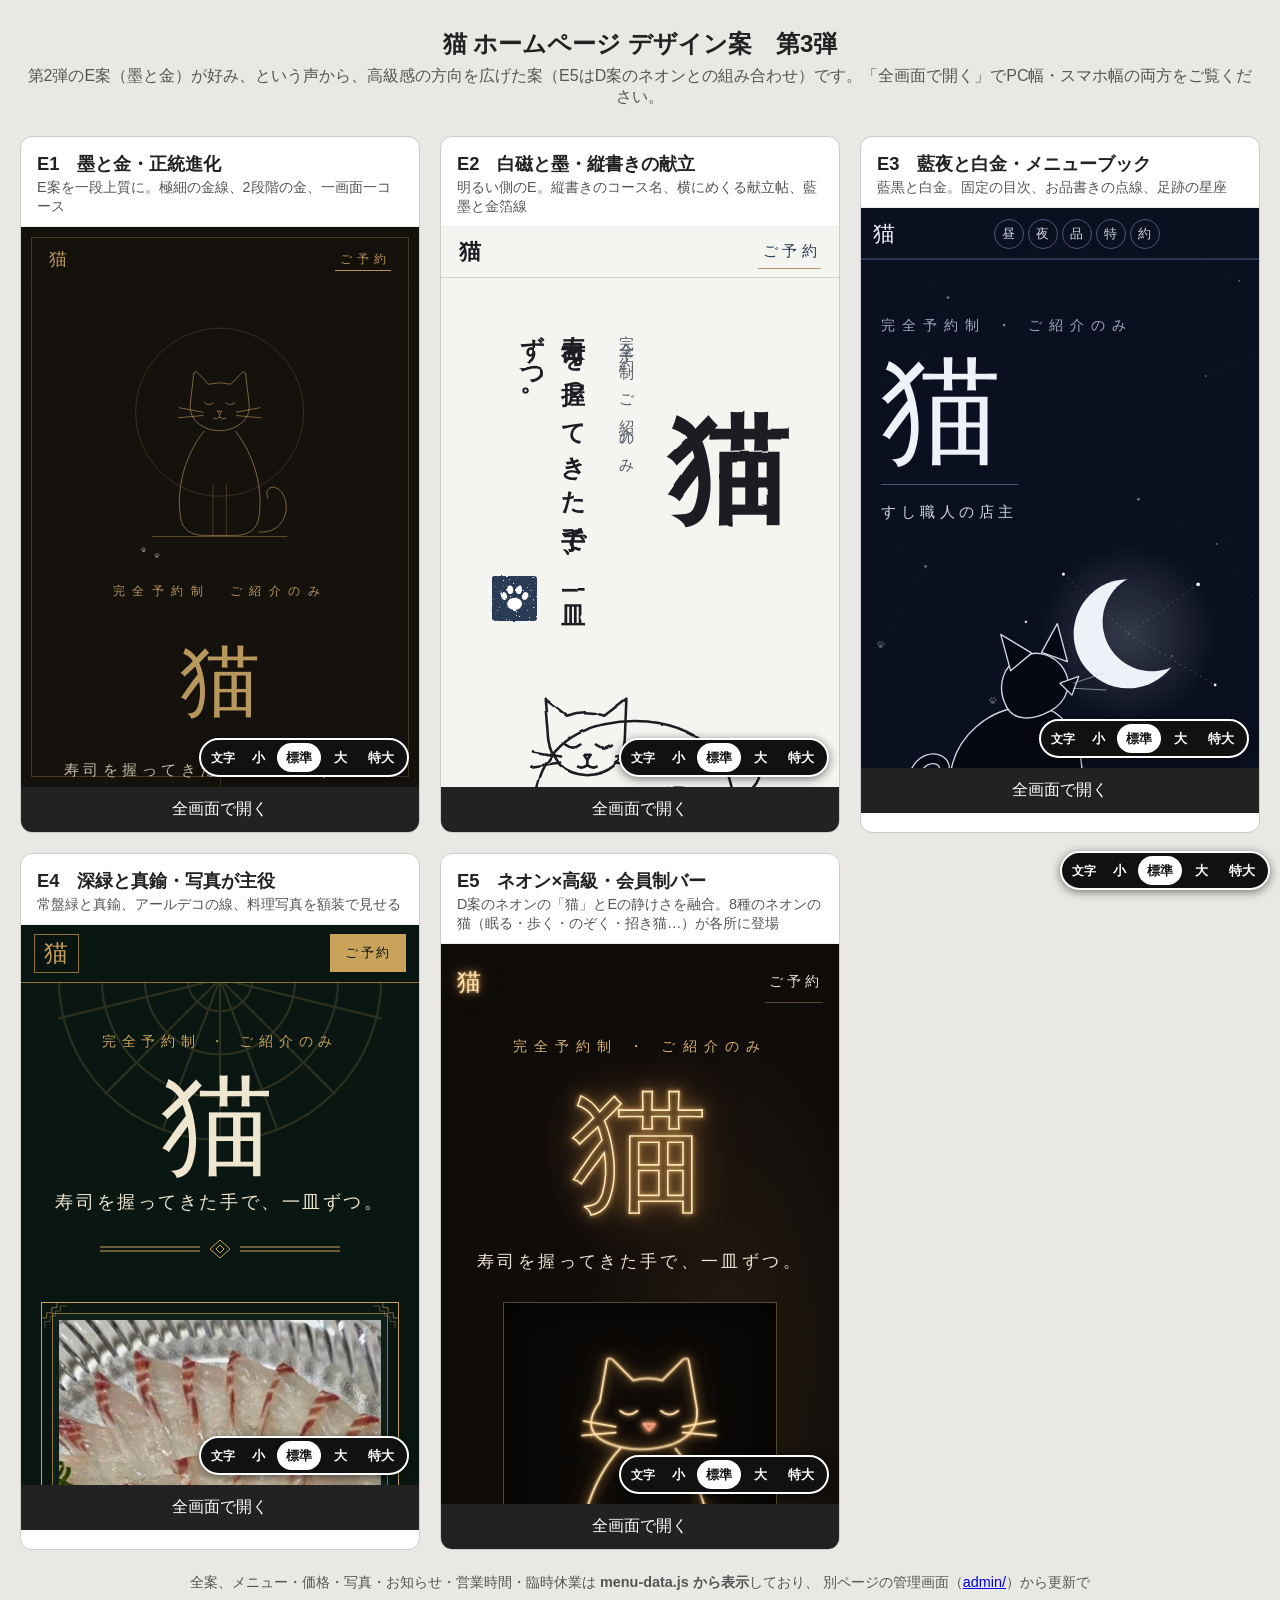
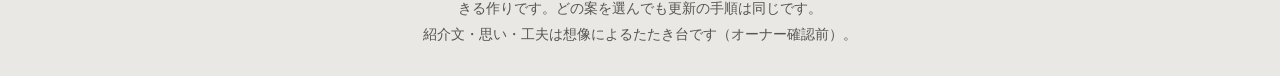
<file: designs3/index.html>
<!DOCTYPE html>
<html lang="ja">
<head>
<meta charset="utf-8">
<meta name="viewport" content="width=device-width, initial-scale=1">
<meta name="robots" content="noindex, nofollow, noarchive, nosnippet, noimageindex">
<title>猫 | デザイン案 第3弾（E案の高級感バリエーション）</title>
<style>
  body { margin: 0; font-family: "Yu Gothic", "Hiragino Sans", sans-serif; background: #e9e8e4; color: #222; }
  header { padding: 28px 20px 8px; text-align: center; }
  h1 { margin: 0 0 6px; font-size: 1.5rem; }
  p.sub { margin: 0; color: #555; }
  .grid { display: grid; gap: 20px; padding: 20px; grid-template-columns: repeat(auto-fit, minmax(340px, 1fr)); max-width: 1300px; margin: 0 auto; }
  .item { background: #fff; border: 1px solid #ccc; border-radius: 12px; overflow: hidden; display: flex; flex-direction: column; }
  .item h2 { margin: 0; padding: 14px 16px 2px; font-size: 1.15rem; }
  .item p { margin: 0; padding: 0 16px 10px; color: #555; font-size: .9rem; }
  .frame { height: 560px; border: 0; border-top: 1px solid #eee; width: 100%; background: #fff; }
  .open { display: block; text-align: center; padding: 12px; background: #222; color: #fff; text-decoration: none; }
  .open:hover { background: #444; }
  .note { max-width: 900px; margin: 0 auto; padding: 0 20px 28px; color: #555; font-size: .9rem; text-align: center; line-height: 1.8; }
</style>
</head>
<body>
<header>
  <h1>猫 ホームページ デザイン案　第3弾</h1>
  <p class="sub">第2弾のE案（墨と金）が好み、という声から、高級感の方向を広げた案（E5はD案のネオンとの組み合わせ）です。「全画面で開く」でPC幅・スマホ幅の両方をご覧ください。</p>
</header>
<div class="grid">
  <section class="item">
    <h2>E1　墨と金・正統進化</h2>
    <p>E案を一段上質に。極細の金線、2段階の金、一画面一コース</p>
    <iframe class="frame" src="e1-sumi-kin/index.html" title="案E1"></iframe>
    <a class="open" href="e1-sumi-kin/index.html" target="_blank" rel="noopener">全画面で開く</a>
  </section>
  <section class="item">
    <h2>E2　白磁と墨・縦書きの献立</h2>
    <p>明るい側のE。縦書きのコース名、横にめくる献立帖、藍墨と金箔線</p>
    <iframe class="frame" src="e2-hakuji/index.html" title="案E2"></iframe>
    <a class="open" href="e2-hakuji/index.html" target="_blank" rel="noopener">全画面で開く</a>
  </section>
  <section class="item">
    <h2>E3　藍夜と白金・メニューブック</h2>
    <p>藍黒と白金。固定の目次、お品書きの点線、足跡の星座</p>
    <iframe class="frame" src="e3-ainoyoru/index.html" title="案E3"></iframe>
    <a class="open" href="e3-ainoyoru/index.html" target="_blank" rel="noopener">全画面で開く</a>
  </section>
  <section class="item">
    <h2>E4　深緑と真鍮・写真が主役</h2>
    <p>常盤緑と真鍮、アールデコの線、料理写真を額装で見せる</p>
    <iframe class="frame" src="e4-fukamidori/index.html" title="案E4"></iframe>
    <a class="open" href="e4-fukamidori/index.html" target="_blank" rel="noopener">全画面で開く</a>
  </section>
  <section class="item">
    <h2>E5　ネオン×高級・会員制バー</h2>
    <p>D案のネオンの「猫」とEの静けさを融合。8種のネオンの猫（眠る・歩く・のぞく・招き猫…）が各所に登場</p>
    <iframe class="frame" src="e5-neon-luxe/index.html" title="案E5"></iframe>
    <a class="open" href="e5-neon-luxe/index.html" target="_blank" rel="noopener">全画面で開く</a>
  </section>
</div>
<p class="note">全案、メニュー・価格・写真・お知らせ・営業時間・臨時休業は <b>menu-data.js から表示</b>しており、
別ページの管理画面（<a href="../admin/index.html">admin/</a>）から更新できる作りです。どの案を選んでも更新の手順は同じです。<br>
紹介文・思い・工夫は想像によるたたき台です（オーナー確認前）。</p>
<script src="shared/fontsize.js"></script>
</body>
</html>
</file>
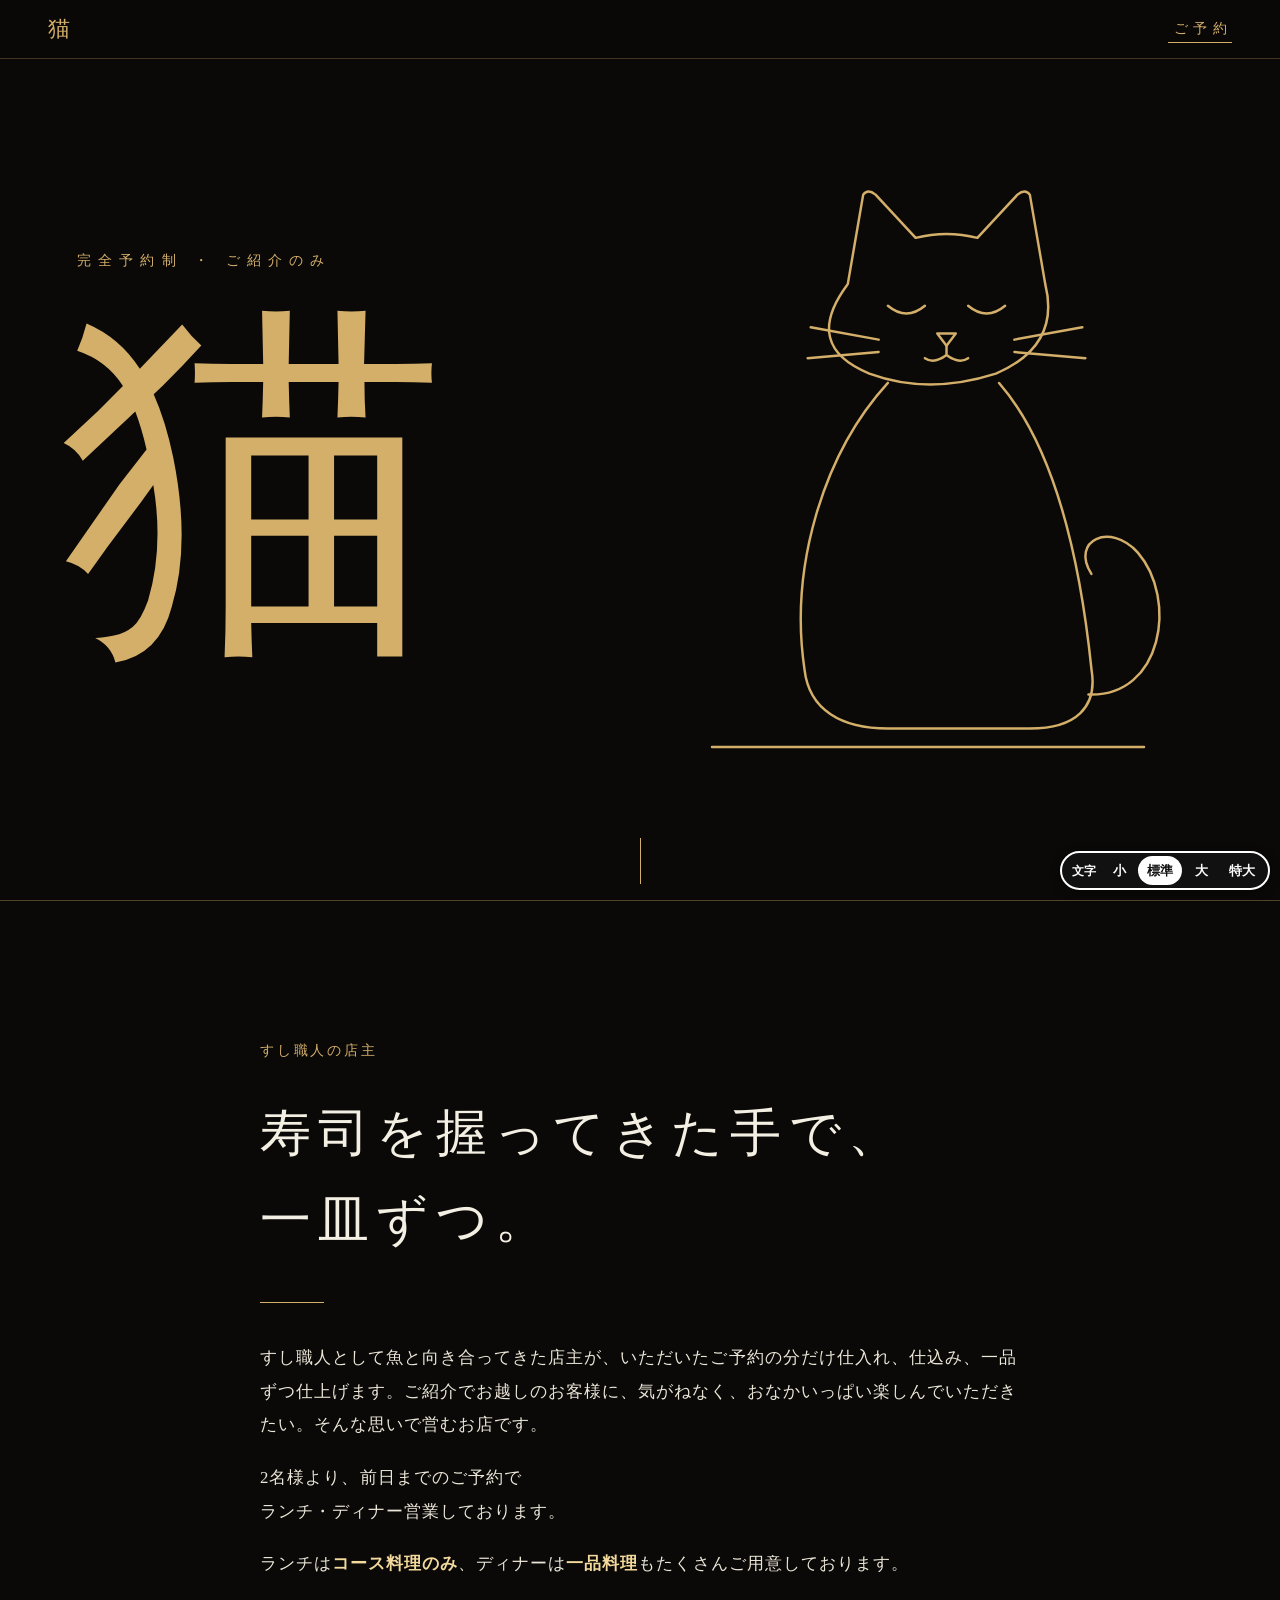
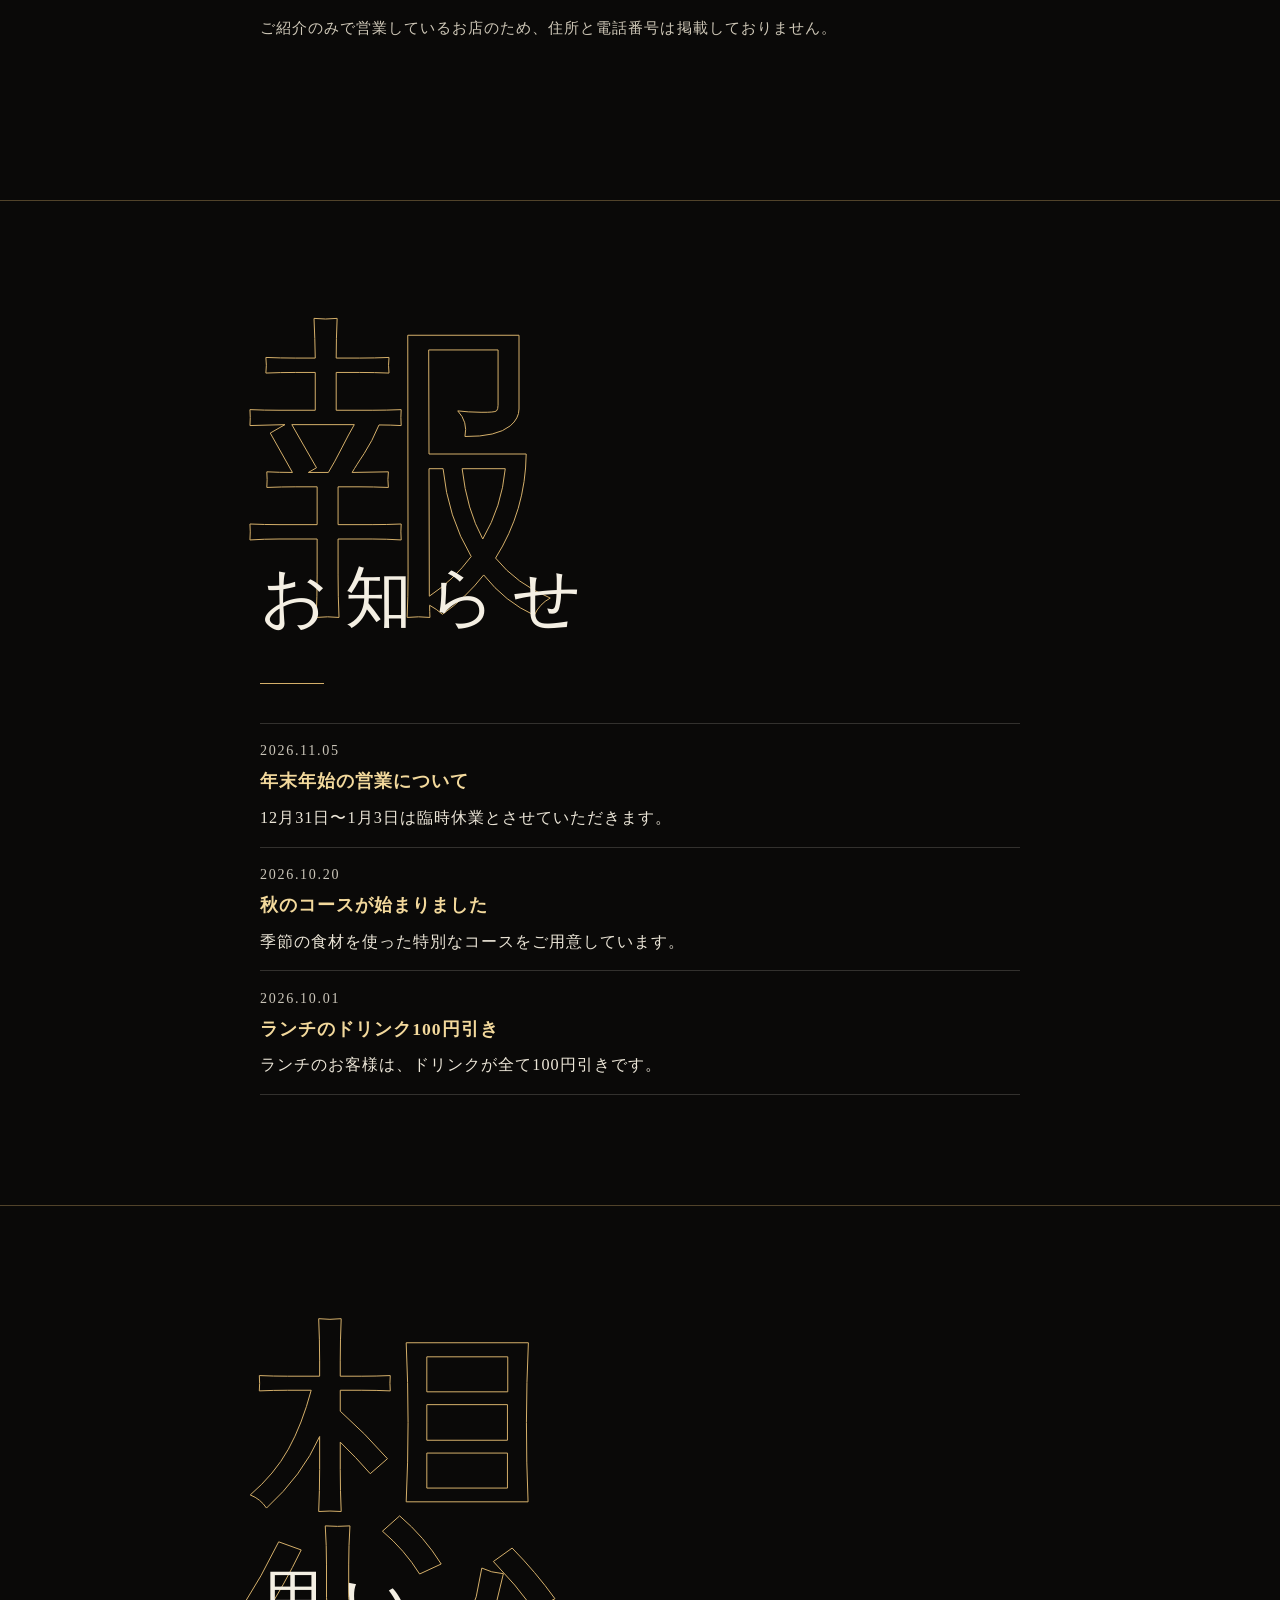
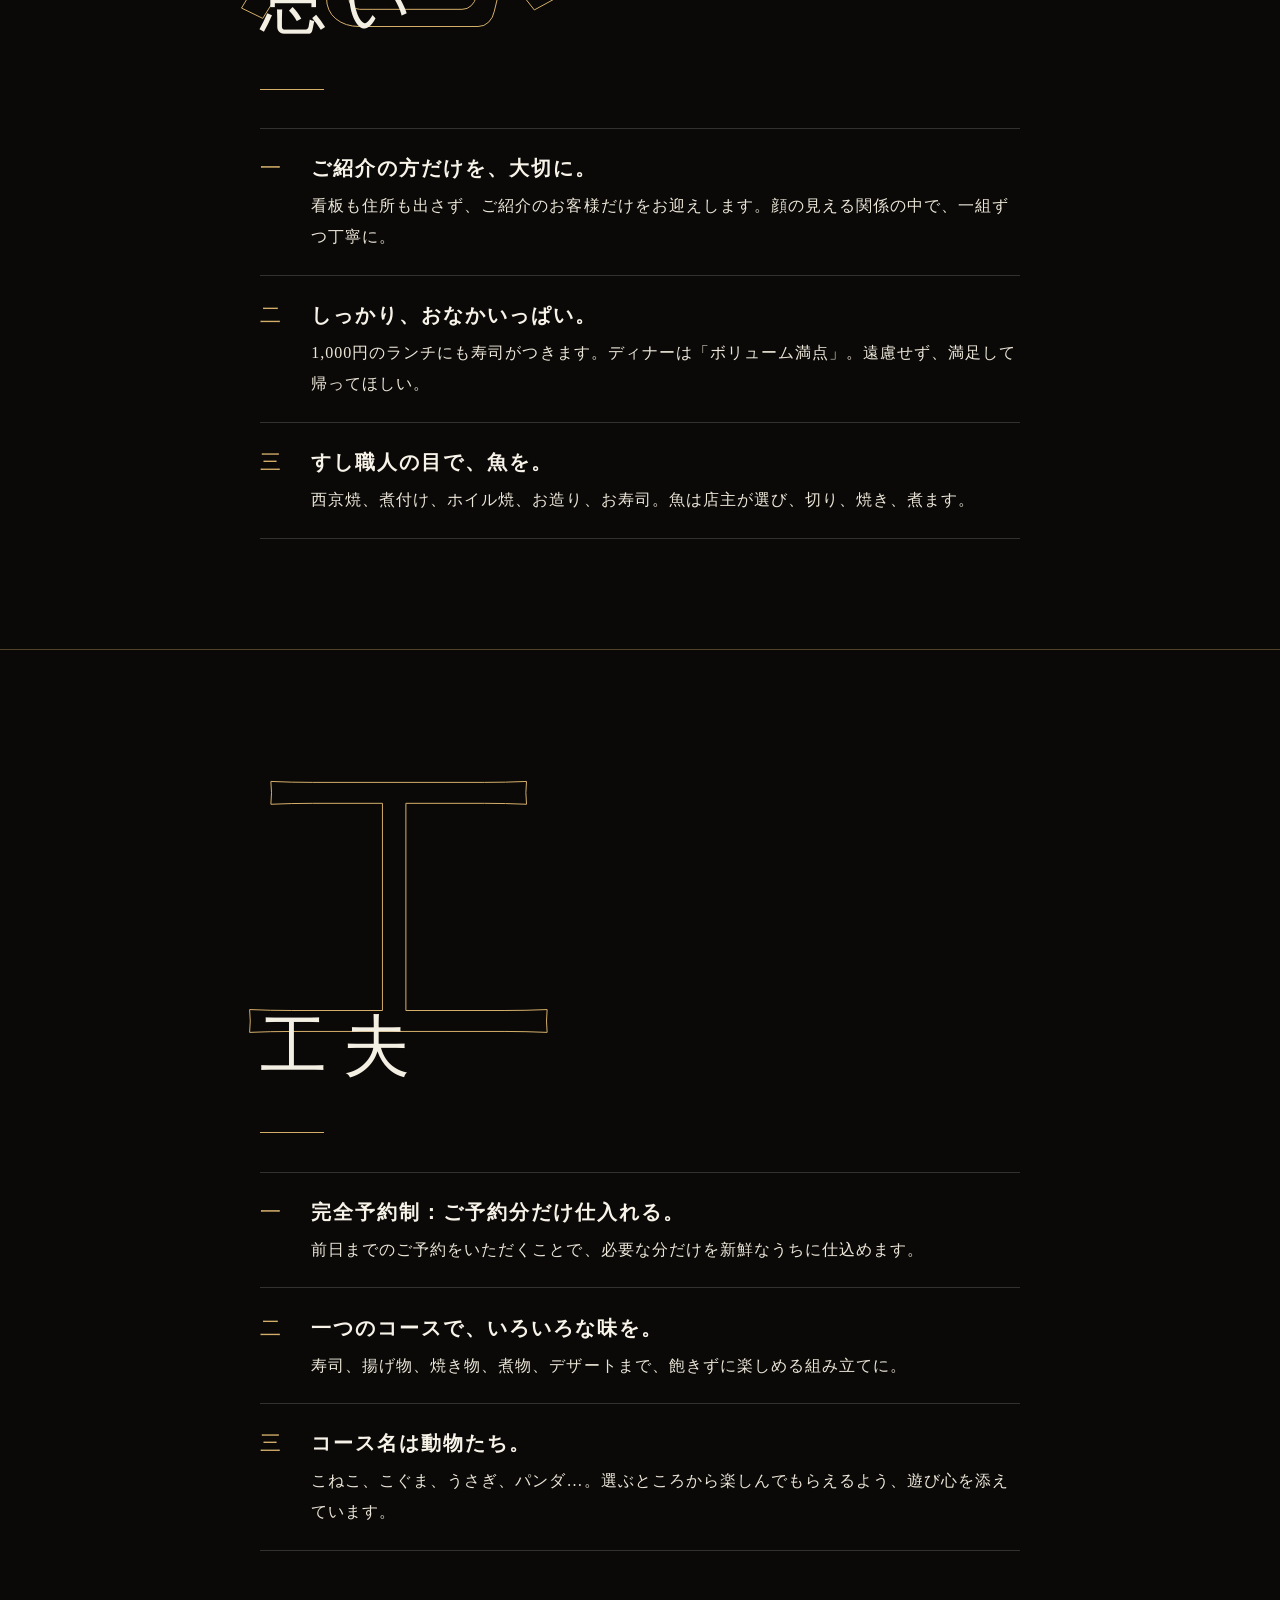
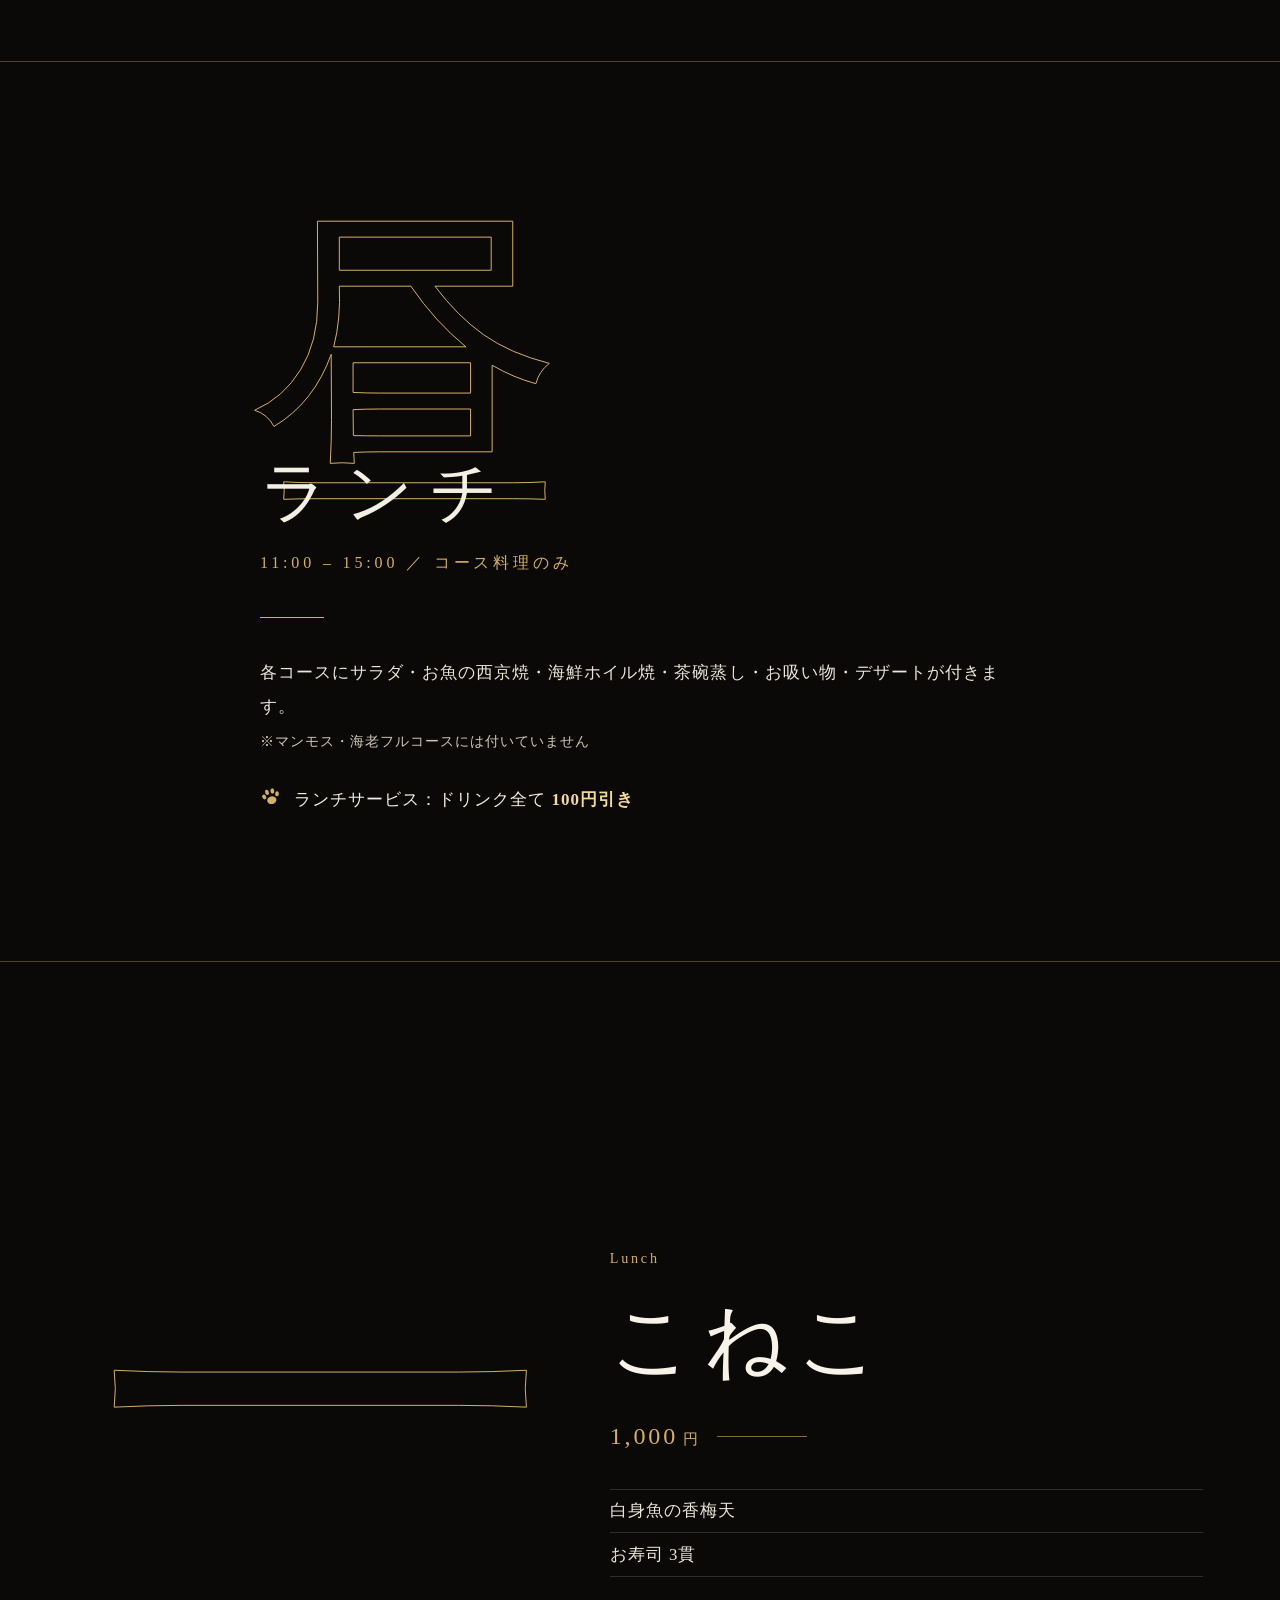
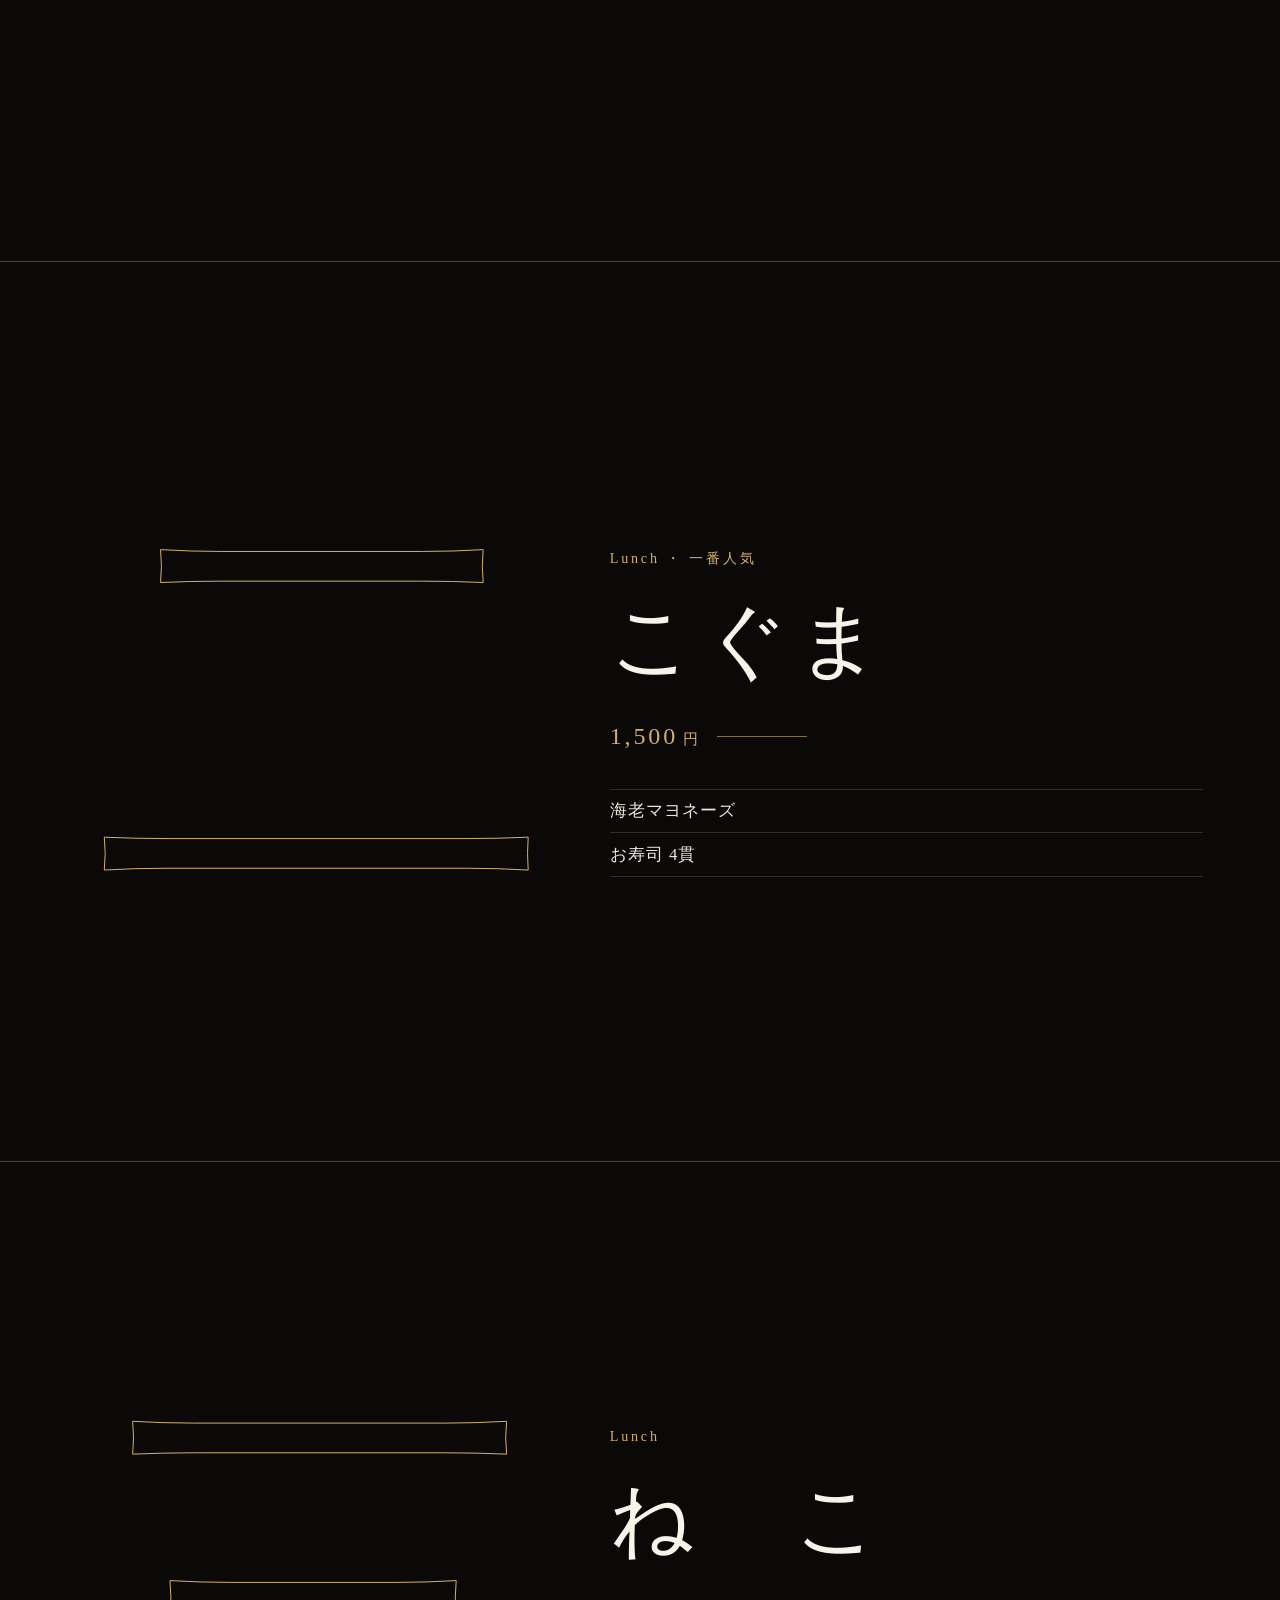
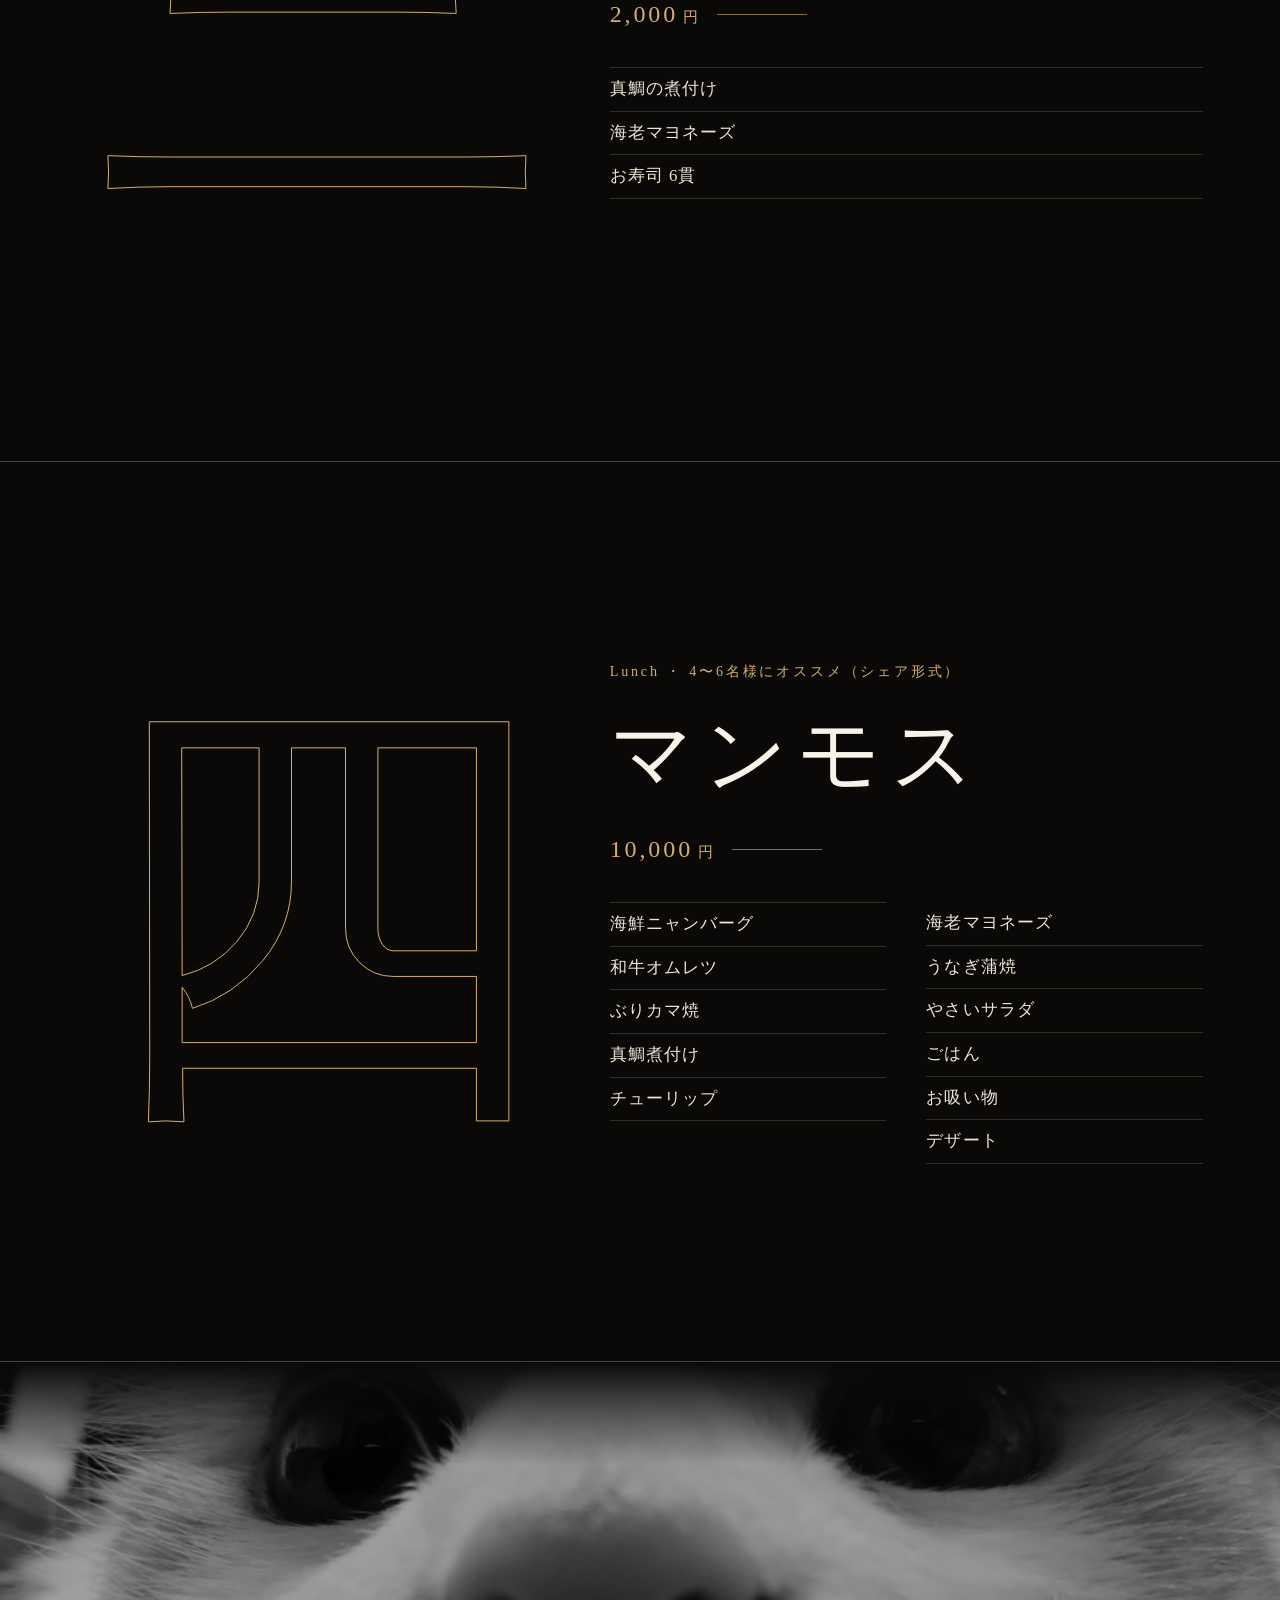
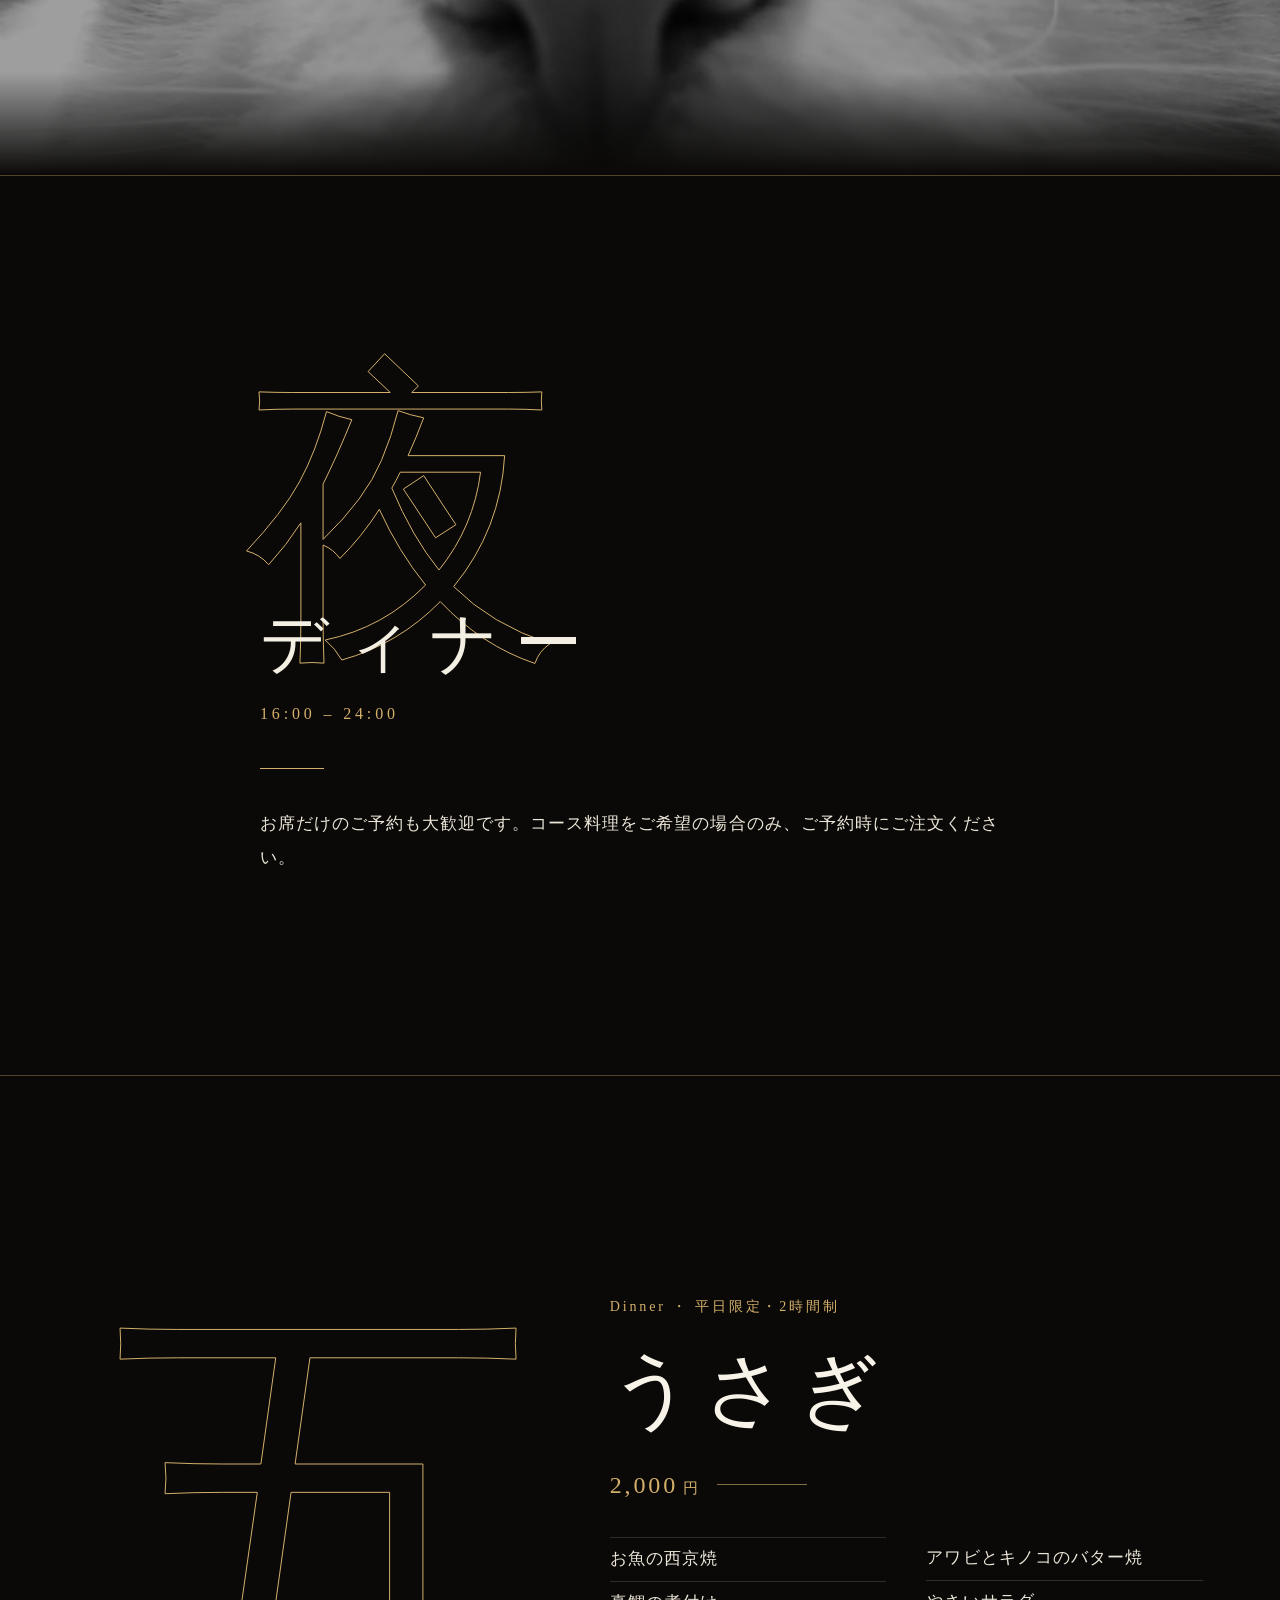
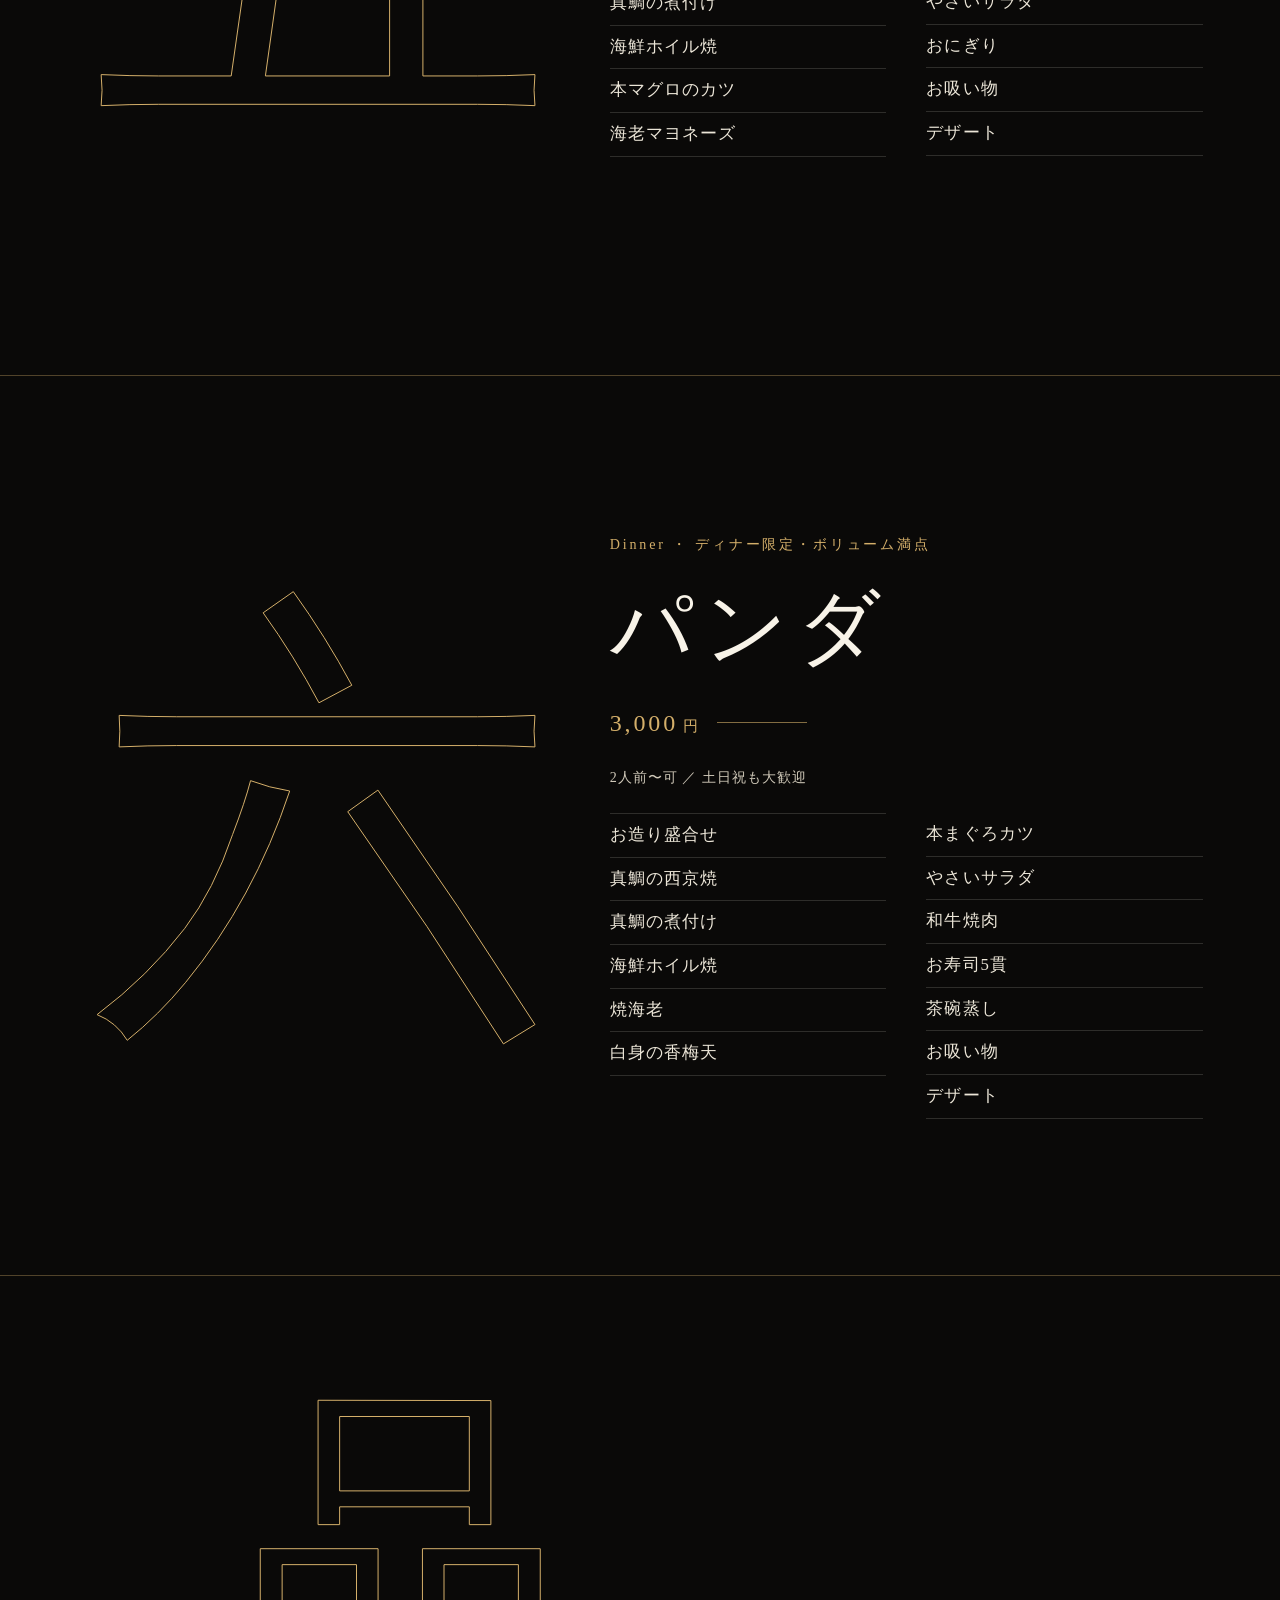
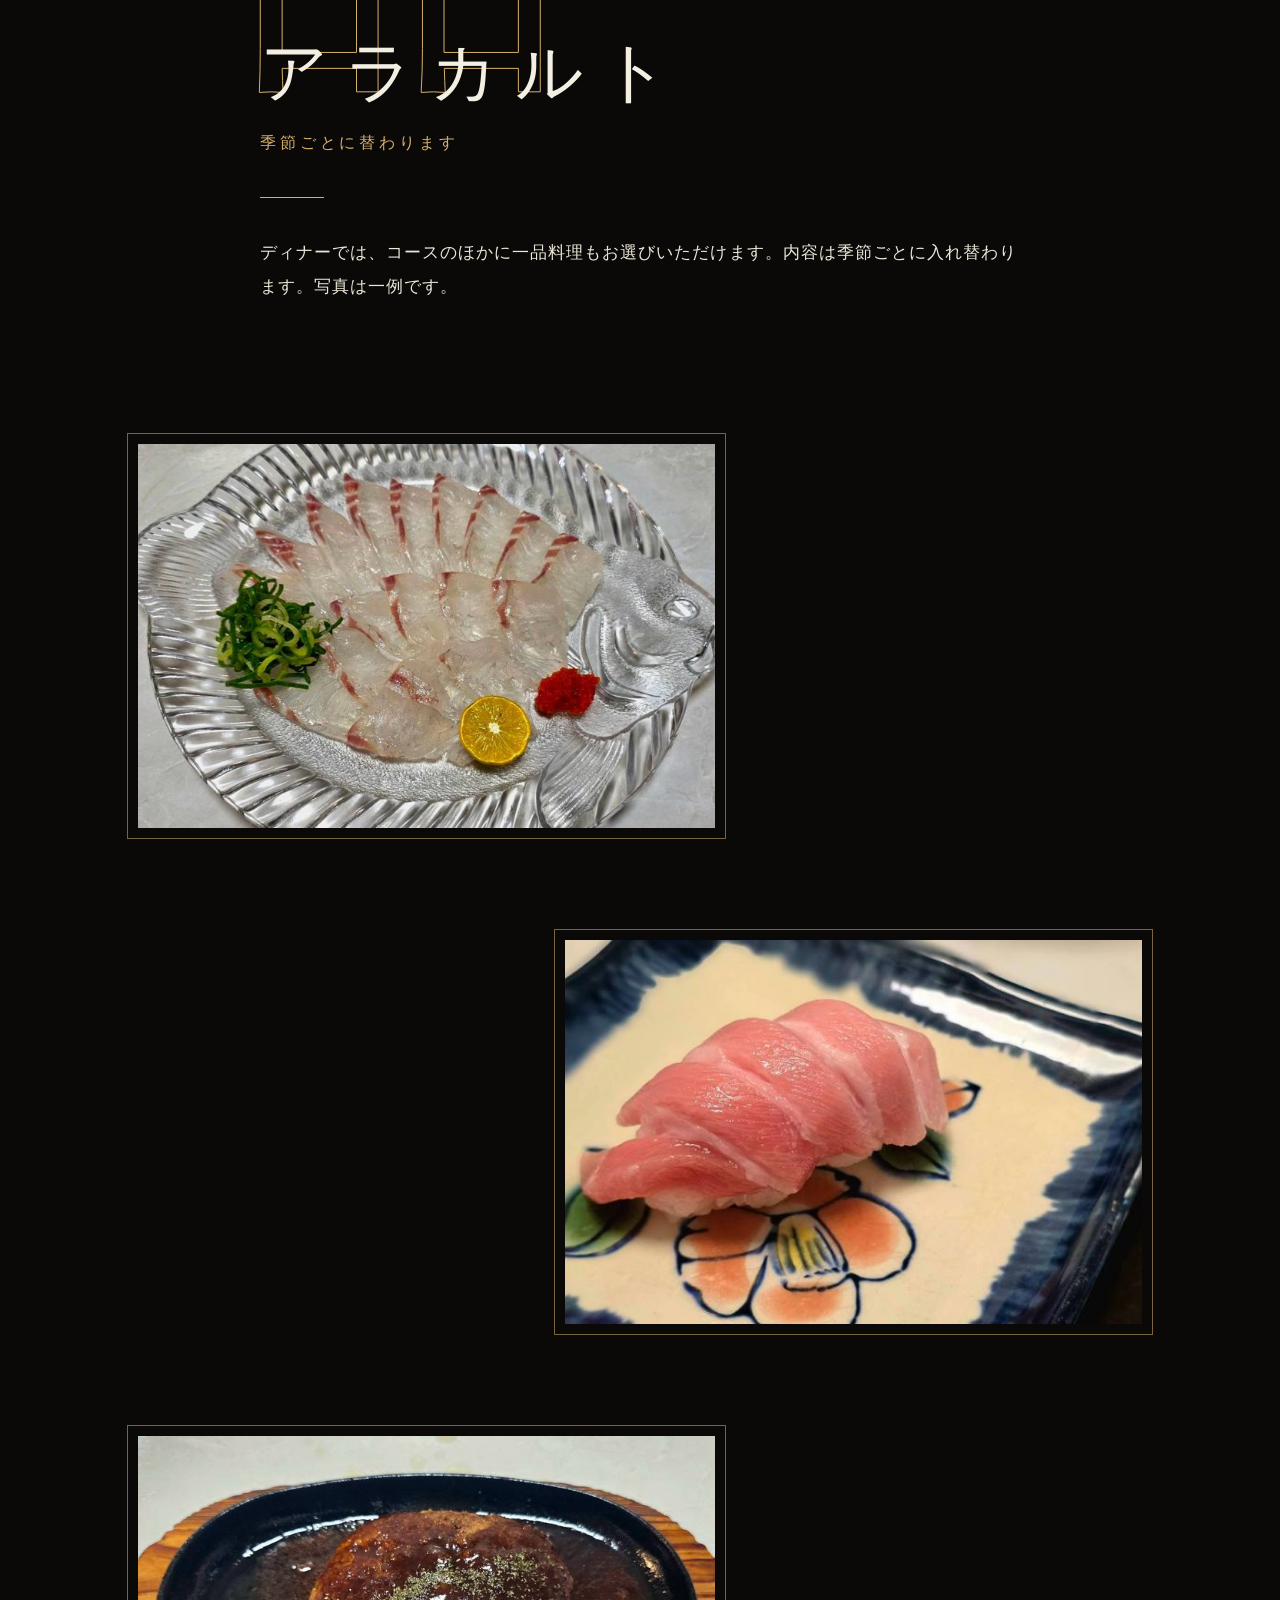
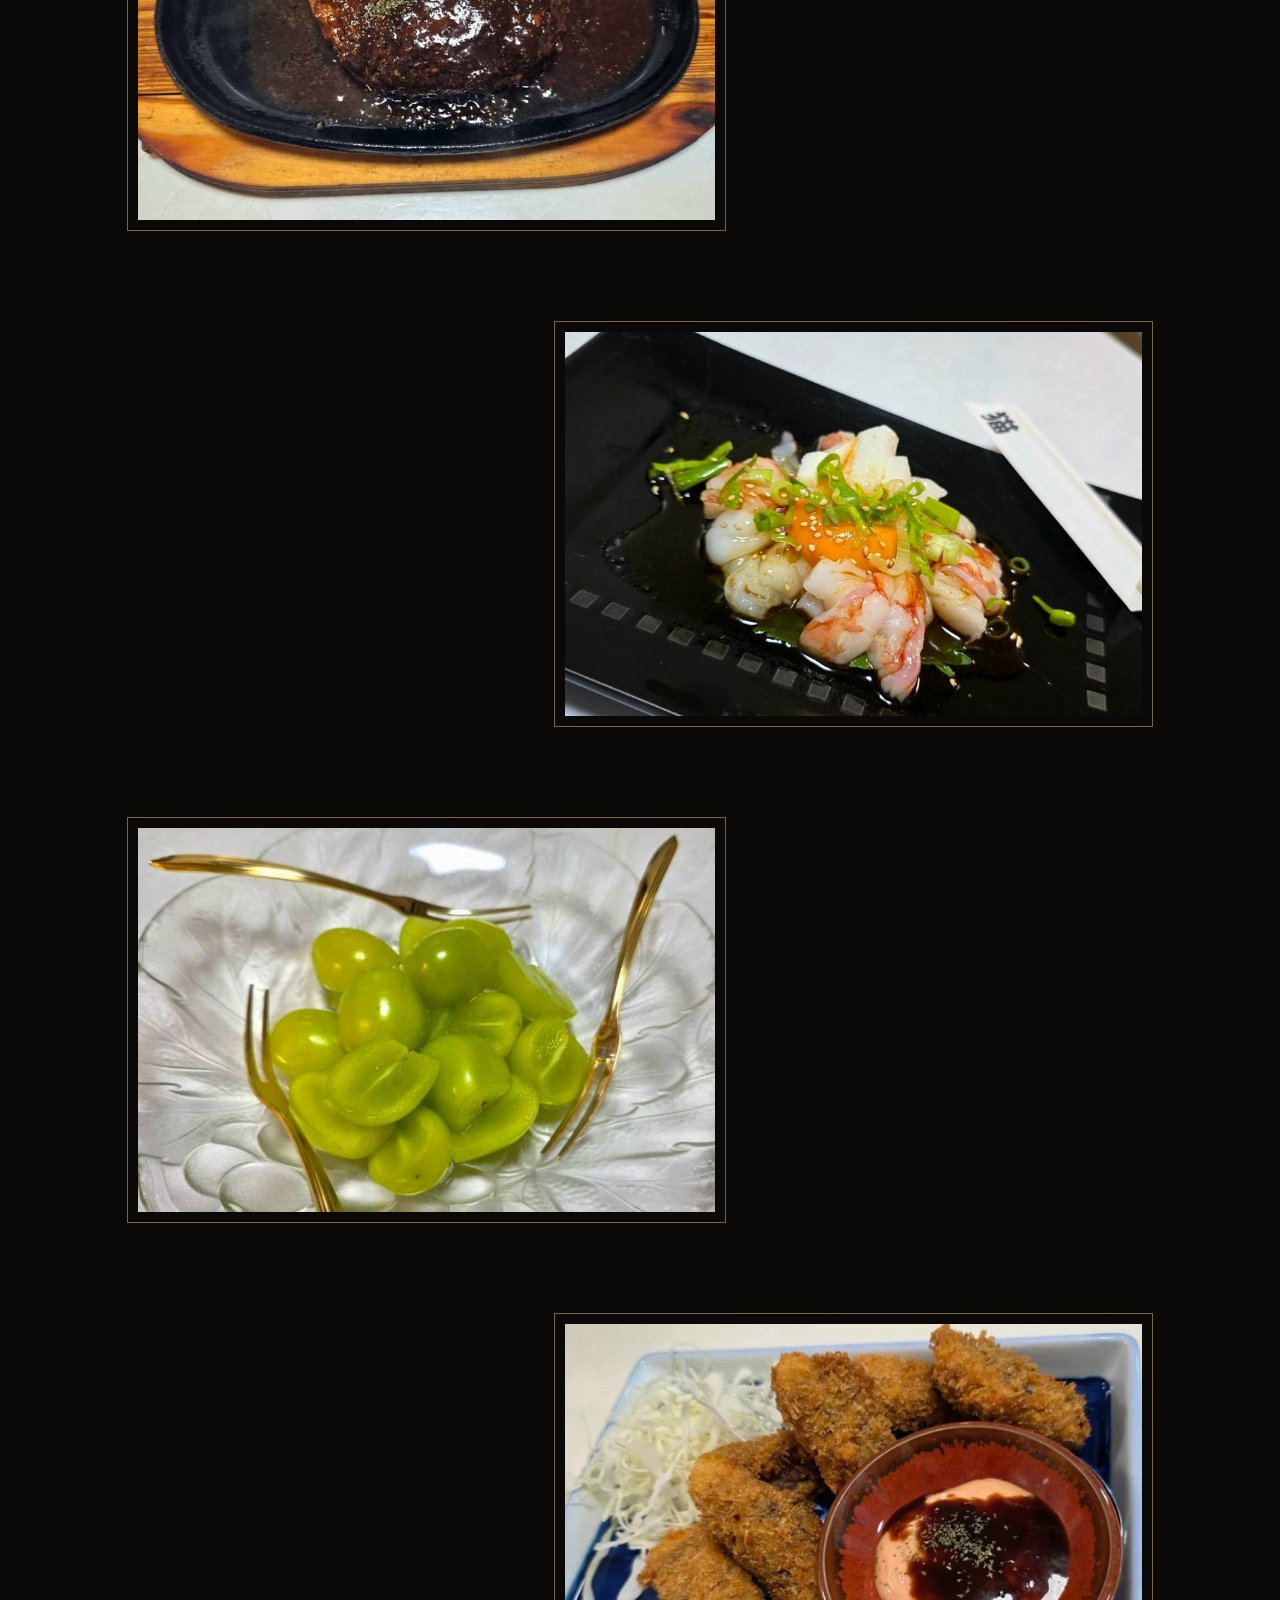
<file: e-luxe/index.html>
<!DOCTYPE html>
<html lang="ja">
<head>
<meta charset="utf-8">
<meta name="viewport" content="width=device-width, initial-scale=1">
<meta name="robots" content="noindex, nofollow, noarchive, nosnippet, noimageindex">
<meta name="googlebot" content="noindex, nofollow">
<title>猫 | 完全予約制・ご紹介のみ</title>
<link rel="stylesheet" href="style.css">
<script src="script.js" defer></script>
</head>
<body>

<svg width="0" height="0" style="position:absolute" aria-hidden="true" focusable="false">
  <defs>
    <symbol id="paw" viewBox="0 0 40 40">
      <ellipse cx="20" cy="26" rx="8.5" ry="7" fill="currentColor"/>
      <ellipse cx="8" cy="17" rx="3.4" ry="4.6" transform="rotate(-20 8 17)" fill="currentColor"/>
      <ellipse cx="15" cy="10" rx="3.4" ry="4.8" transform="rotate(-6 15 10)" fill="currentColor"/>
      <ellipse cx="25" cy="10" rx="3.4" ry="4.8" transform="rotate(6 25 10)" fill="currentColor"/>
      <ellipse cx="32" cy="17" rx="3.4" ry="4.6" transform="rotate(20 32 17)" fill="currentColor"/>
    </symbol>
  </defs>
</svg>

<header class="bar">
  <a class="bar-mark" href="#top" aria-label="先頭へ">猫</a>
  <a class="bar-res" href="#reserve">ご予約</a>
</header>

<main id="top">

<!-- 序 -->
<section class="opening" aria-labelledby="h-title">
  <div class="opening-cat">
    <svg viewBox="0 0 320 420" role="img" aria-label="金の線で描かれた、静かに座る猫">
      <g class="line" fill="none" stroke="#d4af6a" stroke-width="1.6" stroke-linecap="round" stroke-linejoin="round">
        <path pathLength="1" d="M108 96 L118 38 Q121 34 126 38 L152 66 Q172 61 192 66 L218 38 Q223 34 226 38 L236 96 Q246 136 204 154 Q160 168 122 154 Q78 136 108 96 Z"/>
        <path pathLength="1" d="M134 160 C92 206 70 280 80 346 C83 372 104 384 134 384 L226 384 C256 384 270 370 266 346 C260 288 246 206 206 160"/>
        <path pathLength="1" d="M264 362 C312 364 322 300 296 270 C278 250 252 262 266 284"/>
        <path pathLength="1" d="M134 110 Q146 120 158 110"/>
        <path pathLength="1" d="M186 110 Q198 120 210 110"/>
        <path pathLength="1" d="M166 128 L178 128 L172 136 Z"/>
        <path pathLength="1" d="M172 136 L172 142 M172 142 Q164 148 158 144 M172 142 Q180 148 186 144"/>
        <path pathLength="1" d="M128 132 L84 124 M128 140 L82 144 M216 132 L260 124 M216 140 L262 144"/>
        <path pathLength="1" d="M20 396 L300 396"/>
      </g>
    </svg>
  </div>
  <div class="opening-text">
    <p class="eyebrow">完全予約制 ・ ご紹介のみ</p>
    <h1 id="h-title" class="mega">猫</h1>
  </div>
  <p class="scroll" aria-hidden="true"><span></span></p>
</section>

<section class="screen statement" aria-label="店について">
  <div class="inner narrow">
    <p class="label reveal">すし職人の店主</p>
    <p class="line-lg reveal">寿司を握ってきた手で、<br>一皿ずつ。</p>
    <hr class="rule reveal">
    <p class="body reveal">すし職人として魚と向き合ってきた店主が、いただいたご予約の分だけ仕入れ、仕込み、一品ずつ仕上げます。ご紹介でお越しのお客様に、気がねなく、おなかいっぱい楽しんでいただきたい。そんな思いで営むお店です。</p>
    <p class="body reveal">2名様より、前日までのご予約で<br>ランチ・ディナー営業しております。</p>
    <p class="body reveal">ランチは<strong>コース料理のみ</strong>、ディナーは<strong>一品料理</strong>もたくさんご用意しております。</p>
    <p class="body soft reveal">ご紹介のみで営業しているお店のため、住所と電話番号は掲載しておりません。</p>
  </div>
</section>

<!-- お知らせ（サンプル：管理画面で入力した内容がここに表示されます） -->
<section class="screen info news" id="news" aria-labelledby="h-news">
  <div class="inner narrow">
    <p class="part-kanji" aria-hidden="true">報</p>
    <h2 id="h-news" class="part-title reveal">お知らせ</h2>
    <hr class="rule reveal">
    <ul class="info-list reveal">
      <li><span class="nw-date">2026.11.05</span><strong>年末年始の営業について</strong><span class="nw-body">12月31日〜1月3日は臨時休業とさせていただきます。</span></li>
      <li><span class="nw-date">2026.10.20</span><strong>秋のコースが始まりました</strong><span class="nw-body">季節の食材を使った特別なコースをご用意しています。</span></li>
      <li><span class="nw-date">2026.10.01</span><strong>ランチのドリンク100円引き</strong><span class="nw-body">ランチのお客様は、ドリンクが全て100円引きです。</span></li>
    </ul>
  </div>
</section>

<section class="screen part" id="omoi" aria-labelledby="h-omoi">
  <div class="inner narrow">
    <p class="part-kanji" aria-hidden="true">想</p>
    <h2 id="h-omoi" class="part-title reveal">思い</h2>
    <hr class="rule reveal">
    <ol class="tenets reveal">
      <li><h3>ご紹介の方だけを、大切に。</h3><p>看板も住所も出さず、ご紹介のお客様だけをお迎えします。顔の見える関係の中で、一組ずつ丁寧に。</p></li>
      <li><h3>しっかり、おなかいっぱい。</h3><p>1,000円のランチにも寿司がつきます。ディナーは「ボリューム満点」。遠慮せず、満足して帰ってほしい。</p></li>
      <li><h3>すし職人の目で、魚を。</h3><p>西京焼、煮付け、ホイル焼、お造り、お寿司。魚は店主が選び、切り、焼き、煮ます。</p></li>
    </ol>
  </div>
</section>

<section class="screen part" id="kufu" aria-labelledby="h-kufu">
  <div class="inner narrow">
    <p class="part-kanji" aria-hidden="true">工</p>
    <h2 id="h-kufu" class="part-title reveal">工夫</h2>
    <hr class="rule reveal">
    <ol class="tenets reveal">
      <li><h3>完全予約制：ご予約分だけ仕入れる。</h3><p>前日までのご予約をいただくことで、必要な分だけを新鮮なうちに仕込めます。</p></li>
      <li><h3>一つのコースで、いろいろな味を。</h3><p>寿司、揚げ物、焼き物、煮物、デザートまで、飽きずに楽しめる組み立てに。</p></li>
      <li><h3>コース名は動物たち。</h3><p>こねこ、こぐま、うさぎ、パンダ…。選ぶところから楽しんでもらえるよう、遊び心を添えています。</p></li>
    </ol>
  </div>
</section>

<!-- 昼 -->
<section class="screen part" id="lunch" aria-labelledby="h-lunch">
  <div class="inner narrow">
    <p class="part-kanji" aria-hidden="true">昼</p>
    <h2 id="h-lunch" class="part-title reveal">ランチ</h2>
    <p class="time reveal">11:00 – 15:00 ／ コース料理のみ</p>
    <hr class="rule reveal">
    <p class="body reveal">各コースにサラダ・お魚の西京焼・海鮮ホイル焼・茶碗蒸し・お吸い物・デザートが付きます。<br>
    <span class="small">※マンモス・海老フルコースには付いていません</span></p>
    <p class="service reveal"><svg class="paw" aria-hidden="true"><use href="#paw"/></svg>ランチサービス：ドリンク全て <strong>100円引き</strong></p>
  </div>
</section>

<article class="course" aria-labelledby="c1">
  <p class="num" aria-hidden="true">一</p>
  <div class="body-col">
    <p class="label reveal">Lunch</p>
    <h3 id="c1" class="name reveal">こねこ</h3>
    <p class="price reveal"><span>1,000</span>円</p>
    <ul class="items reveal"><li>白身魚の香梅天</li><li>お寿司 3貫</li></ul>
  </div>
</article>

<article class="course" aria-labelledby="c2">
  <p class="num" aria-hidden="true">二</p>
  <div class="body-col">
    <p class="label reveal">Lunch ・ 一番人気</p>
    <h3 id="c2" class="name reveal">こぐま</h3>
    <p class="price reveal"><span>1,500</span>円</p>
    <ul class="items reveal"><li>海老マヨネーズ</li><li>お寿司 4貫</li></ul>
  </div>
</article>

<article class="course" aria-labelledby="c3">
  <p class="num" aria-hidden="true">三</p>
  <div class="body-col">
    <p class="label reveal">Lunch</p>
    <h3 id="c3" class="name reveal">ね　こ</h3>
    <p class="price reveal"><span>2,000</span>円</p>
    <ul class="items reveal"><li>真鯛の煮付け</li><li>海老マヨネーズ</li><li>お寿司 6貫</li></ul>
  </div>
</article>

<article class="course" aria-labelledby="c4">
  <p class="num" aria-hidden="true">四</p>
  <div class="body-col">
    <p class="label reveal">Lunch ・ 4〜6名様にオススメ（シェア形式）</p>
    <h3 id="c4" class="name reveal">マンモス</h3>
    <p class="price reveal"><span>10,000</span>円</p>
    <ul class="items many reveal"><li>海鮮ニャンバーグ</li><li>和牛オムレツ</li><li>ぶりカマ焼</li><li>真鯛煮付け</li><li>チューリップ</li><li>海老マヨネーズ</li><li>うなぎ蒲焼</li><li>やさいサラダ</li><li>ごはん</li><li>お吸い物</li><li>デザート</li></ul>
  </div>
</article>

<figure class="gaze">
  <img src="images/neko2.png" alt="こちらを見つめる猫（モノクロ）">
</figure>

<!-- 夜 -->
<section class="screen part" id="dinner" aria-labelledby="h-dinner">
  <div class="inner narrow">
    <p class="part-kanji" aria-hidden="true">夜</p>
    <h2 id="h-dinner" class="part-title reveal">ディナー</h2>
    <p class="time reveal">16:00 – 24:00</p>
    <hr class="rule reveal">
    <p class="body reveal">お席だけのご予約も大歓迎です。コース料理をご希望の場合のみ、ご予約時にご注文ください。</p>
  </div>
</section>

<article class="course" aria-labelledby="c5">
  <p class="num" aria-hidden="true">五</p>
  <div class="body-col">
    <p class="label reveal">Dinner ・ 平日限定・2時間制</p>
    <h3 id="c5" class="name reveal">うさぎ</h3>
    <p class="price reveal"><span>2,000</span>円</p>
    <ul class="items many reveal"><li>お魚の西京焼</li><li>真鯛の煮付け</li><li>海鮮ホイル焼</li><li>本マグロのカツ</li><li>海老マヨネーズ</li><li>アワビとキノコのバター焼</li><li>やさいサラダ</li><li>おにぎり</li><li>お吸い物</li><li>デザート</li></ul>
  </div>
</article>

<article class="course" aria-labelledby="c6">
  <p class="num" aria-hidden="true">六</p>
  <div class="body-col">
    <p class="label reveal">Dinner ・ ディナー限定・ボリューム満点</p>
    <h3 id="c6" class="name reveal">パンダ</h3>
    <p class="price reveal"><span>3,000</span>円</p>
    <p class="small reveal">2人前〜可 ／ 土日祝も大歓迎</p>
    <ul class="items many reveal"><li>お造り盛合せ</li><li>真鯛の西京焼</li><li>真鯛の煮付け</li><li>海鮮ホイル焼</li><li>焼海老</li><li>白身の香梅天</li><li>本まぐろカツ</li><li>やさいサラダ</li><li>和牛焼肉</li><li>お寿司5貫</li><li>茶碗蒸し</li><li>お吸い物</li><li>デザート</li></ul>
  </div>
</article>

<!-- アラカルト -->
<section class="screen part ala-intro" id="alacarte" aria-labelledby="h-ala">
  <div class="inner narrow">
    <p class="part-kanji" aria-hidden="true">品</p>
    <h2 id="h-ala" class="part-title reveal">アラカルト</h2>
    <p class="time reveal">季節ごとに替わります</p>
    <hr class="rule reveal">
    <p class="body reveal">ディナーでは、コースのほかに一品料理もお選びいただけます。内容は季節ごとに入れ替わります。写真は一例です。</p>
  </div>
</section>

<div class="ala-gallery">
  <figure class="reveal"><img src="images/dishes/sashimi-27.jpg" alt="魚の形のガラス皿に盛られた白身魚のお造り" width="900" height="500" loading="lazy"></figure>
  <figure class="reveal"><img src="images/dishes/sushi-78.jpg" alt="絵付けの皿に載ったまぐろのにぎり" width="900" height="416" loading="lazy"></figure>
  <figure class="reveal"><img src="images/dishes/grill-35.jpg" alt="鉄板に載ったハンバーグ" width="900" height="512" loading="lazy"></figure>
  <figure class="reveal"><img src="images/dishes/ippin-46.jpg" alt="海老と卵黄を和えた一品" width="900" height="544" loading="lazy"></figure>
  <figure class="reveal"><img src="images/dishes/sweet-23.jpg" alt="ガラスの器に盛られたぶどう" width="900" height="461" loading="lazy"></figure>
  <figure class="reveal"><img src="images/dishes/fry-8.jpg" alt="青い角皿に盛られた揚げ物とソース" width="900" height="461" loading="lazy"></figure>
</div>

<!-- 特別 -->
<section class="screen part" id="special" aria-labelledby="h-special">
  <div class="inner narrow">
    <p class="part-kanji" aria-hidden="true">特</p>
    <h2 id="h-special" class="part-title reveal">特別なコース</h2>
    <hr class="rule reveal">
  </div>
</section>

<article class="course" aria-labelledby="c7">
  <p class="num" aria-hidden="true">七</p>
  <div class="body-col">
    <p class="label reveal">ランチ・ディナー対応</p>
    <h3 id="c7" class="name reveal">海老フルコース</h3>
    <p class="price reveal"><span>3,000</span>円</p>
    <p class="small reveal">ランチの場合は予約時にご注文ください</p>
    <ul class="items many reveal"><li>海老マヨネーズ</li><li>海老の天ぷら</li><li>赤海老のお造り</li><li>焼海老</li><li>海老のお寿司3貫</li><li>濃厚海老みそのお味噌汁</li></ul>
  </div>
</article>

<article class="course" aria-labelledby="c8">
  <p class="num" aria-hidden="true">八</p>
  <div class="body-col">
    <p class="label reveal">ランチ不可・要事前注文</p>
    <h3 id="c8" class="name reveal">猫の宴 <small>うたげ</small></h3>
    <p class="price reveal"><span>10,000</span>円</p>
    <ul class="items many reveal"><li>お造り盛合せ</li><li>和牛スタミナ湯豆腐（お鍋）</li><li>うなぎ蒲焼</li><li>海老マヨネーズ</li><li>海鮮ニャンバーグ</li><li>大きなぶりカマ</li><li>いかマヨバター焼</li><li>特大太巻寿司</li></ul>
  </div>
</article>

<article class="course" aria-labelledby="c9">
  <p class="num" aria-hidden="true">九</p>
  <div class="body-col">
    <p class="label reveal">ランチ不可・要事前注文</p>
    <h3 id="c9" class="name reveal">七福猫</h3>
    <p class="price reveal"><span>10,000</span>円</p>
    <ul class="items many reveal"><li>大トロお造り</li><li>あわびバター焼</li><li>うなぎ蒲焼</li><li>海老の天ぷら</li><li>焼海老</li><li>海鮮ニャンバーグ</li><li>海鮮茶碗蒸し</li></ul>
  </div>
</article>

<!-- 案内 -->
<section class="screen info" aria-labelledby="h-info">
  <div class="inner narrow">
    <p class="part-kanji" aria-hidden="true">案</p>
    <h2 id="h-info" class="part-title reveal">ご利用案内</h2>
    <hr class="rule reveal">
    <ul class="info-list reveal">
      <li>不定休です</li>
    <li>営業時間　ランチ 11:00〜15:00 ／ ディナー 16:00〜24:00</li>
    <li>臨時休業　2026年12月31日〜2027年1月3日（年末年始）</li>
      <li>価格は税込です</li>
      <li>お支払いは<strong>現金のみ</strong>です</li>
      <li>ご予約・お問い合わせは <strong>13:00〜22:00</strong> にお願いします</li>
    </ul>
  </div>
</section>

<!-- 予約 -->
<section class="screen reserve" id="reserve" aria-labelledby="h-res">
  <div class="inner narrow">
    <p class="part-kanji" aria-hidden="true">約</p>
    <h2 id="h-res" class="part-title reveal">ご予約について</h2>
    <p class="body reveal">お電話の際に、下記をお伝えください。</p>
    <ol class="res-list reveal">
      <li>来店日</li>
      <li>来店時間</li>
      <li>ご来店人数</li>
      <li>お名前</li>
      <li>ランチの場合：コース名</li>
      <li>ディナーの場合：コース、またはお席だけか</li>
    </ol>
    <span class="cta reveal">お電話でご予約ください</span>
    <p class="thanks reveal">ご予約お待ちしております</p>
    <div class="steps" aria-hidden="true">
      <svg class="paw p1"><use href="#paw"/></svg>
      <svg class="paw p2"><use href="#paw"/></svg>
      <svg class="paw p3"><use href="#paw"/></svg>
      <svg class="paw p4"><use href="#paw"/></svg>
    </div>
  </div>
</section>

</main>

<footer>
  <p>© 猫　／　最後までご覧頂きありがとうございます</p>
  <p class="draft">※ 紹介文・思い・工夫は仮の文章です（オーナー確認前）</p>
</footer>

<script src="fontsize.js"></script>
</body>
</html>
</file>
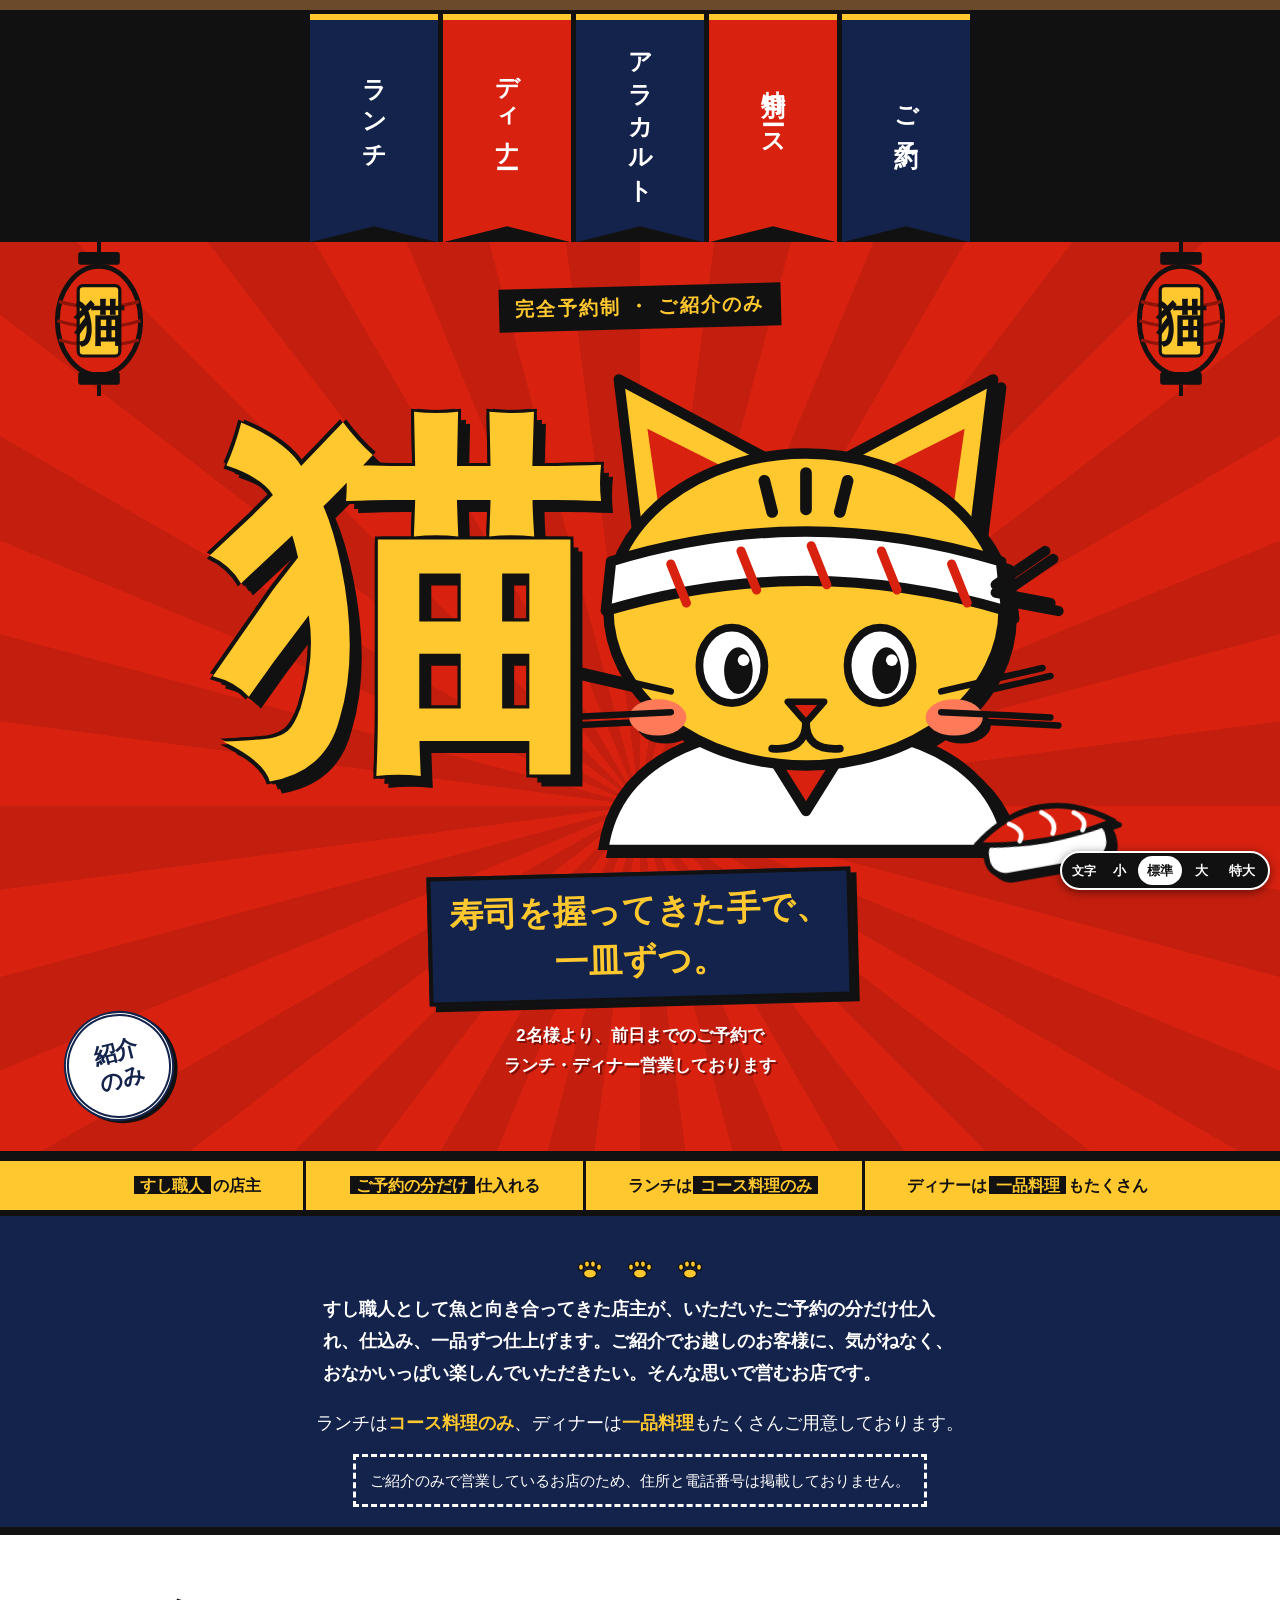
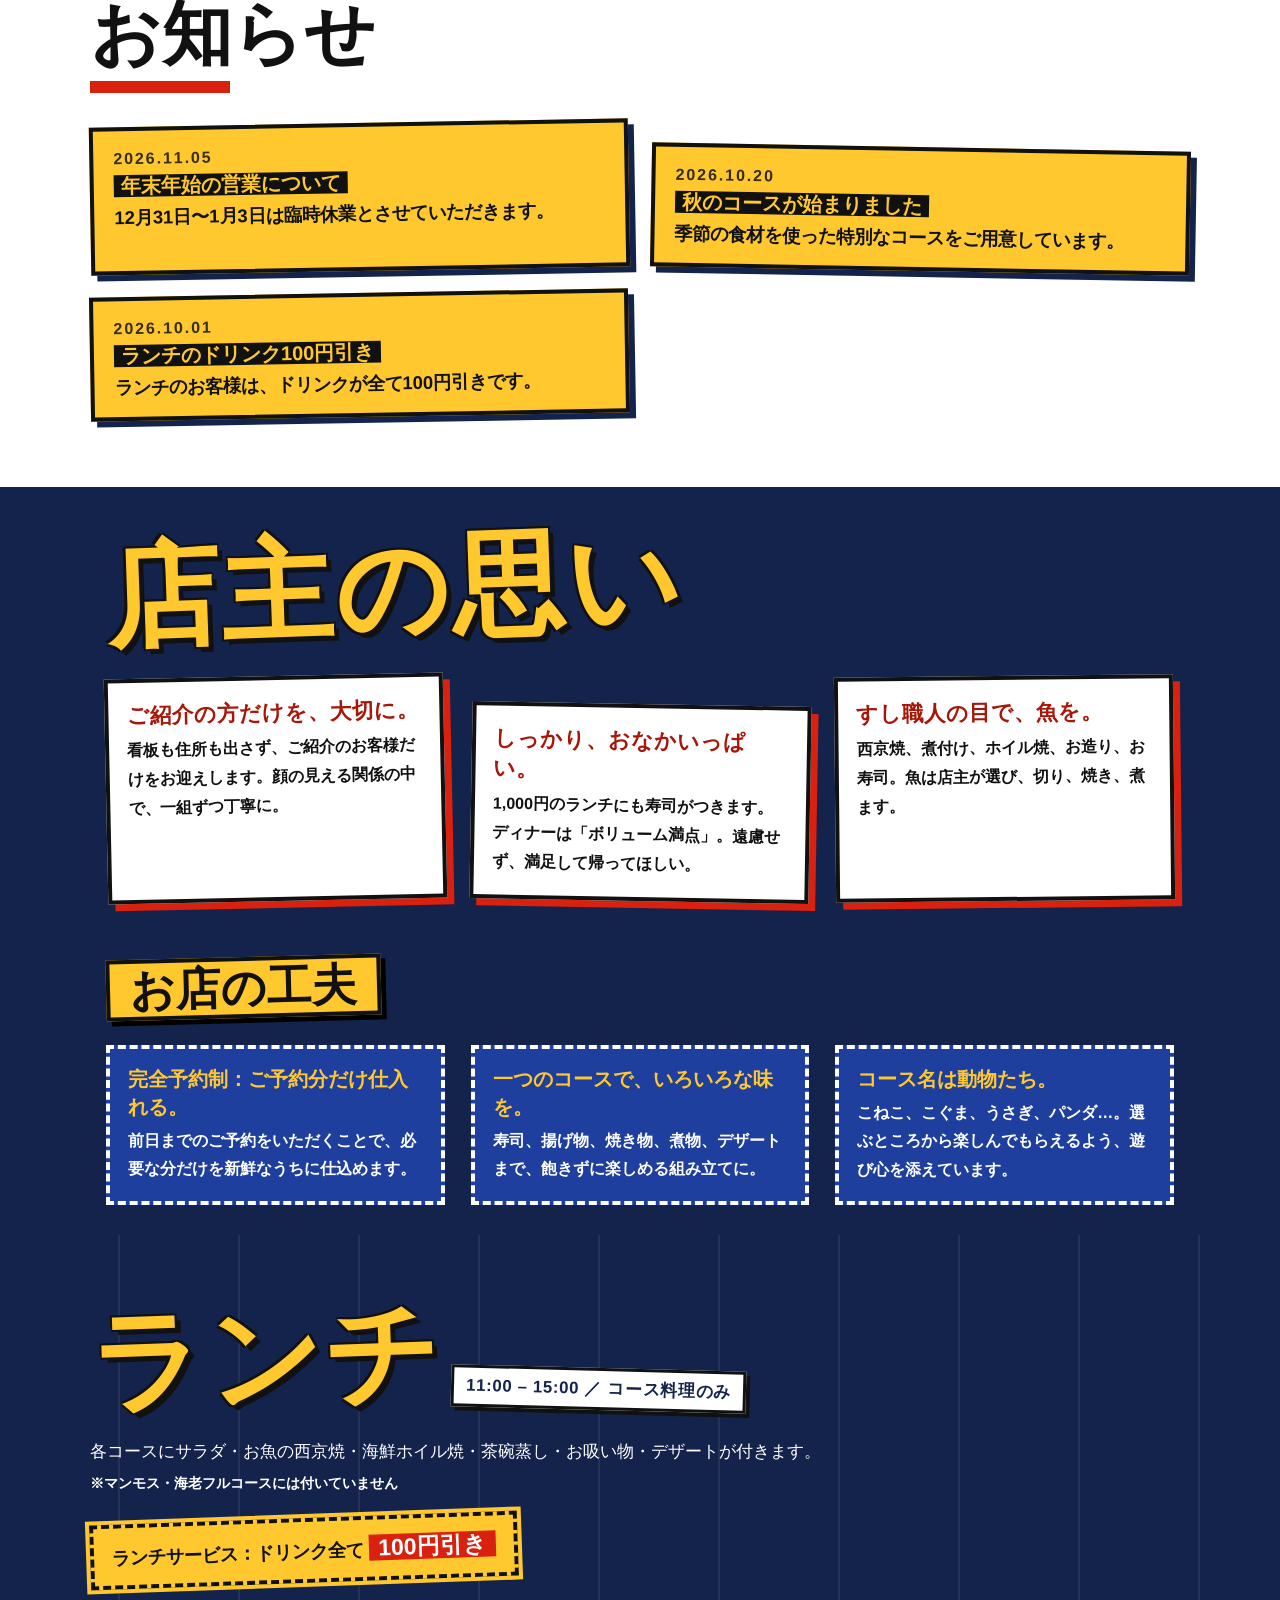
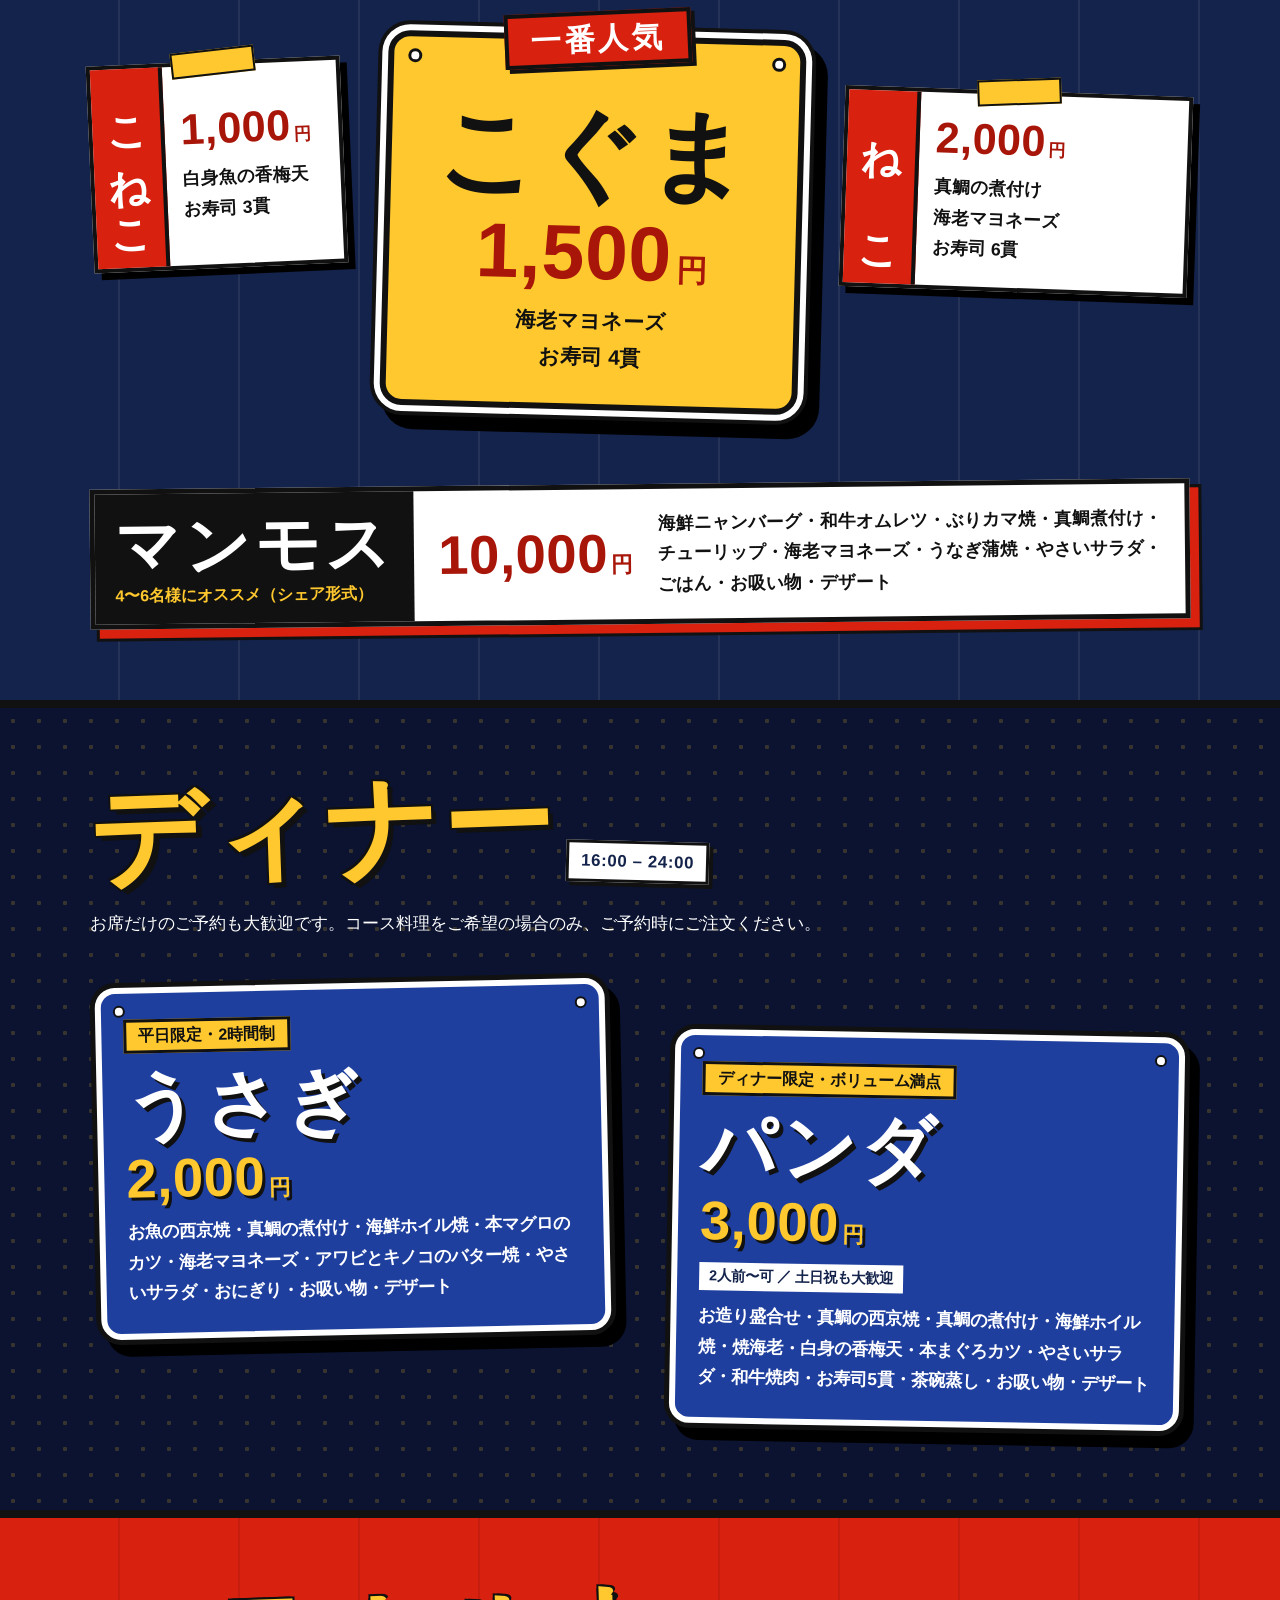
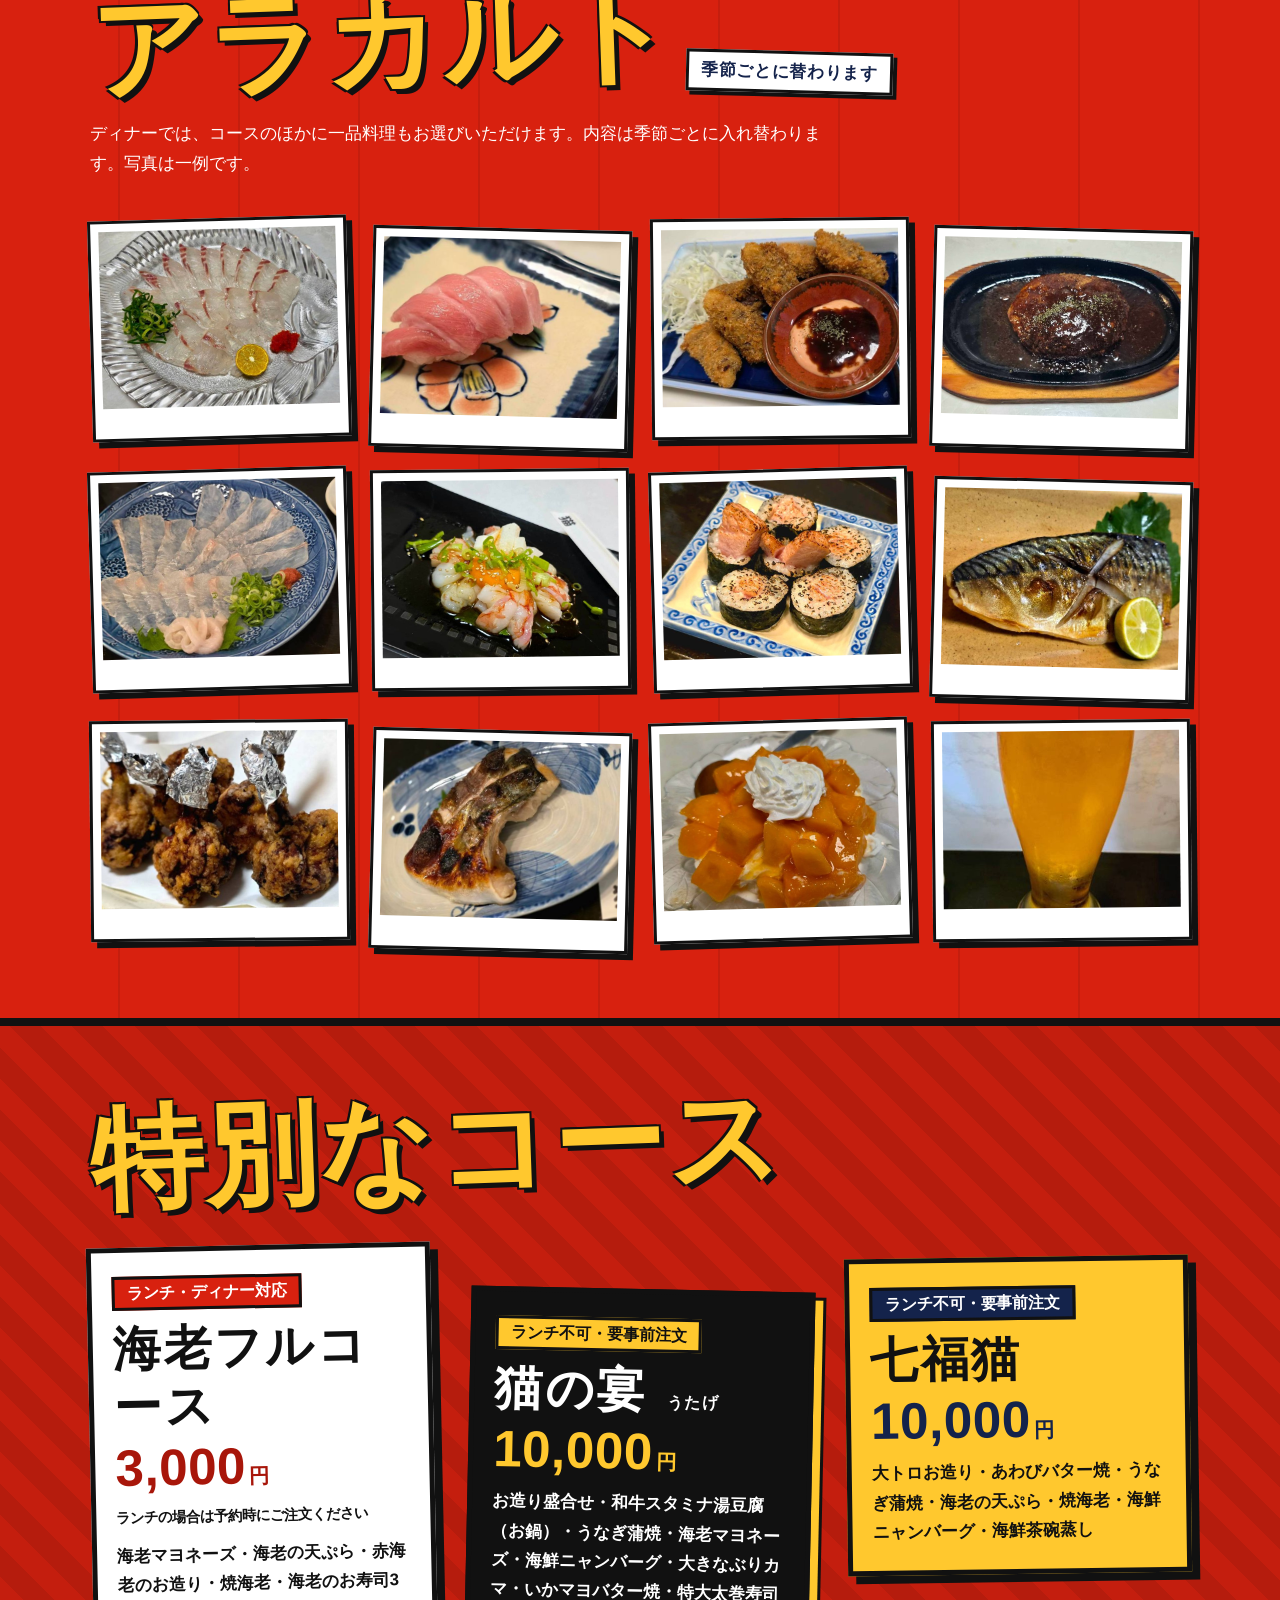
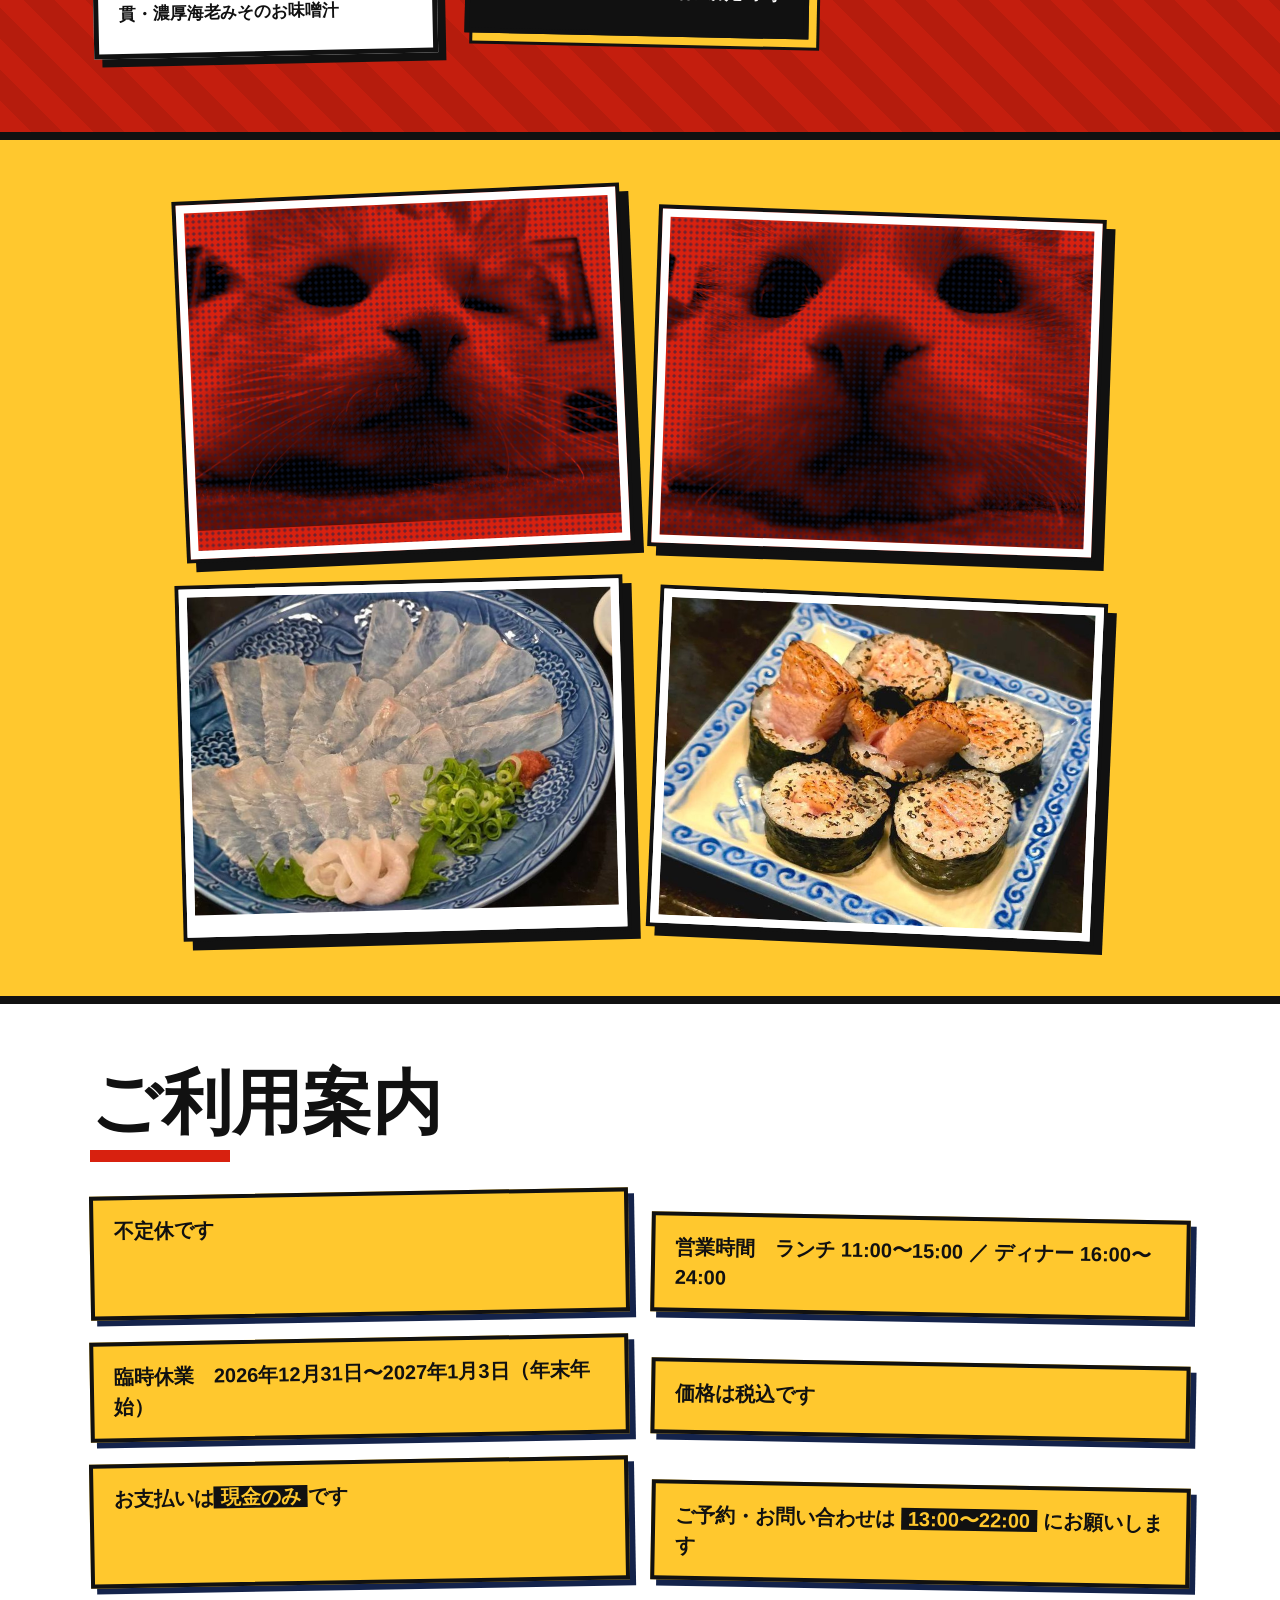
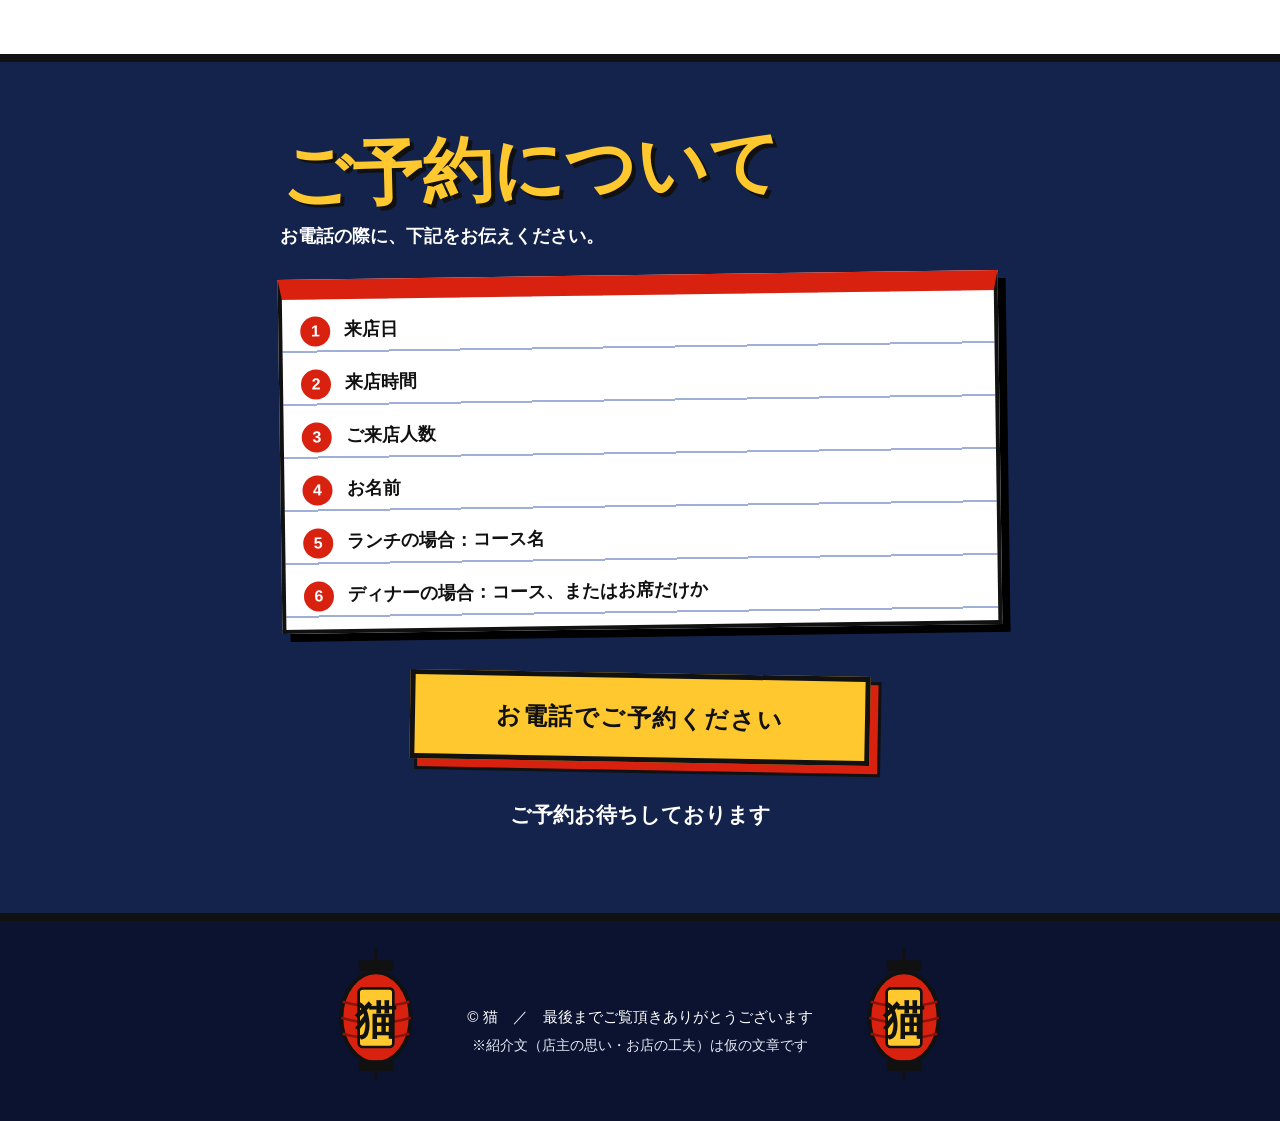
<file: f-showa/index.html>
<!DOCTYPE html>
<html lang="ja">
<head>
<meta charset="utf-8">
<meta name="viewport" content="width=device-width, initial-scale=1">
<meta name="robots" content="noindex, nofollow, noarchive, nosnippet, noimageindex">
<meta name="googlebot" content="noindex, nofollow">
<title>猫 | 完全予約制・ご紹介のみのお店</title>
<link rel="stylesheet" href="style.css">
</head>
<body>

<!-- 再利用する赤提灯 -->
<svg width="0" height="0" style="position:absolute" aria-hidden="true" focusable="false">
  <symbol id="lantern" viewBox="0 0 120 200">
    <line x1="60" y1="0" x2="60" y2="22" stroke="#111" stroke-width="5"/>
    <rect x="34" y="20" width="52" height="16" rx="3" fill="#111"/>
    <ellipse cx="60" cy="106" rx="52" ry="68" fill="#D8210F" stroke="#111" stroke-width="6"/>
    <path d="M10 82 Q60 96 110 82 M8 106 Q60 122 112 106 M10 130 Q60 144 110 130" fill="none" stroke="#8E1308" stroke-width="4"/>
    <rect x="34" y="170" width="52" height="16" rx="3" fill="#111"/>
    <line x1="60" y1="186" x2="60" y2="200" stroke="#111" stroke-width="5"/>
    <rect x="34" y="62" width="52" height="88" rx="6" fill="#FFC82E" stroke="#111" stroke-width="4"/>
    <text x="60" y="130" text-anchor="middle" font-size="62" font-weight="900" fill="#111" font-family="'Yu Gothic','Hiragino Sans','Meiryo',sans-serif">猫</text>
  </symbol>
  <symbol id="paw" viewBox="0 0 100 40">
    <g fill="#FFC82E" stroke="#111" stroke-width="2.5">
      <ellipse cx="50" cy="27" rx="13" ry="9"/>
      <ellipse cx="32" cy="14" rx="5" ry="6.5"/><ellipse cx="44" cy="8" rx="5" ry="6.5"/>
      <ellipse cx="56" cy="8" rx="5" ry="6.5"/><ellipse cx="68" cy="14" rx="5" ry="6.5"/>
    </g>
  </symbol>
</svg>

<!-- のれん = ナビゲーション -->
<header class="noren-wrap">
  <div class="noren-bar" aria-hidden="true"></div>
  <nav class="noren" aria-label="ページ内移動">
    <a href="#lunch"><span>ランチ</span></a>
    <a href="#dinner"><span>ディナー</span></a>
    <a href="#alacarte"><span>アラカルト</span></a>
    <a href="#special"><span>特別コース</span></a>
    <a href="#reserve"><span>ご予約</span></a>
  </nav>
</header>

<main>

<!-- ポスター風ヒーロー -->
<section class="poster" aria-labelledby="top-title">
  <svg class="lantern lantern-l" viewBox="0 0 120 200" aria-hidden="true"><use href="#lantern"/></svg>
  <svg class="lantern lantern-r" viewBox="0 0 120 200" aria-hidden="true"><use href="#lantern"/></svg>

  <p class="poster-top">完全予約制 ・ ご紹介のみ</p>

  <div class="poster-main">
    <h1 id="top-title"><span class="big-neko">猫</span><span class="sr-only">（ねこ）</span></h1>

    <svg class="cat-art" viewBox="0 0 400 390" role="img" aria-label="ねじり鉢巻をしめた、ポップな猫の板前のイラスト">
      <!-- 肩 -->
      <path d="M44 390 Q56 300 200 292 Q344 300 356 390 Z" fill="#FFFFFF" stroke="#111" stroke-width="8" stroke-linejoin="round"/>
      <path d="M160 296 L200 360 L240 296" fill="#D8210F" stroke="#111" stroke-width="8" stroke-linejoin="round"/>
      <!-- 耳 -->
      <path d="M72 160 L56 28 L176 92 Z" fill="#FFC82E" stroke="#111" stroke-width="8" stroke-linejoin="round"/>
      <path d="M328 160 L344 28 L224 92 Z" fill="#FFC82E" stroke="#111" stroke-width="8" stroke-linejoin="round"/>
      <path d="M86 122 L78 66 L134 94 Z" fill="#D8210F"/>
      <path d="M314 122 L322 66 L266 94 Z" fill="#D8210F"/>
      <!-- 顔 -->
      <ellipse cx="200" cy="205" rx="152" ry="120" fill="#FFC82E" stroke="#111" stroke-width="8"/>
      <!-- 縞 -->
      <path d="M200 100 L200 128 M168 106 L174 130 M232 106 L226 130" stroke="#111" stroke-width="9" stroke-linecap="round"/>
      <!-- ねじり鉢巻 -->
      <path d="M50 168 Q200 122 350 168 L354 206 Q200 160 46 206 Z" fill="#FFFFFF" stroke="#111" stroke-width="8" stroke-linejoin="round"/>
      <path d="M96 170 L108 200 M150 160 L162 190 M204 156 L216 186 M258 160 L270 190 M312 170 L324 200" stroke="#D8210F" stroke-width="7" stroke-linecap="round"/>
      <path d="M346 186 L384 160 M346 192 L388 200" stroke="#111" stroke-width="8" stroke-linecap="round"/>
      <!-- 目 -->
      <ellipse cx="143" cy="248" rx="25" ry="29" fill="#FFFFFF" stroke="#111" stroke-width="6"/>
      <ellipse cx="257" cy="248" rx="25" ry="29" fill="#FFFFFF" stroke="#111" stroke-width="6"/>
      <ellipse cx="148" cy="252" rx="11" ry="18" fill="#111"/>
      <ellipse cx="262" cy="252" rx="11" ry="18" fill="#111"/>
      <circle cx="152" cy="244" r="4.5" fill="#FFFFFF"/>
      <circle cx="266" cy="244" r="4.5" fill="#FFFFFF"/>
      <!-- ほっぺ -->
      <ellipse cx="86" cy="288" rx="22" ry="14" fill="#FF7A59"/>
      <ellipse cx="314" cy="288" rx="22" ry="14" fill="#FF7A59"/>
      <!-- 鼻と口 -->
      <path d="M186 276 L214 276 L200 292 Z" fill="#D8210F" stroke="#111" stroke-width="5" stroke-linejoin="round"/>
      <path d="M200 292 Q200 314 174 312 M200 292 Q200 314 226 312" fill="none" stroke="#111" stroke-width="6" stroke-linecap="round"/>
      <!-- ひげ -->
      <path d="M96 268 L18 250 M96 284 L12 288 M304 268 L382 250 M304 284 L388 288" stroke="#111" stroke-width="5" stroke-linecap="round"/>
    </svg>

    <svg class="sushi-art" viewBox="0 0 160 100" aria-hidden="true">
      <rect x="14" y="44" width="132" height="44" rx="20" fill="#FFFFFF" stroke="#111" stroke-width="6"/>
      <path d="M6 50 Q80 -6 154 50 Q80 66 6 50 Z" fill="#D8210F" stroke="#111" stroke-width="6" stroke-linejoin="round"/>
      <path d="M44 34 Q60 44 52 54 M80 28 Q96 40 88 52 M114 34 Q128 44 120 54" fill="none" stroke="#FFFFFF" stroke-width="5" stroke-linecap="round"/>
    </svg>
  </div>

  <p class="poster-catch"><strong>寿司を握ってきた手で、</strong><br><strong>一皿ずつ。</strong></p>
  <p class="poster-lead">2名様より、前日までのご予約で<br>ランチ・ディナー営業しております</p>

  <p class="stamp stamp-a" aria-hidden="true">紹介<br>のみ</p>
</section>

<!-- 看板文句 -->
<section class="ticker" aria-label="お店の特徴">
  <ul>
    <li><b>すし職人</b>の店主</li>
    <li><b>ご予約の分だけ</b>仕入れる</li>
    <li>ランチは<b>コース料理のみ</b></li>
    <li>ディナーは<b>一品料理</b>もたくさん</li>
  </ul>
</section>

<section class="intro">
  <svg class="paws" viewBox="0 0 300 40" aria-hidden="true"><use href="#paw" x="0" y="0" width="100" height="40"/><use href="#paw" x="100" y="0" width="100" height="40"/><use href="#paw" x="200" y="0" width="100" height="40"/></svg>
  <p class="story">すし職人として魚と向き合ってきた店主が、いただいたご予約の分だけ仕入れ、仕込み、一品ずつ仕上げます。ご紹介でお越しのお客様に、気がねなく、おなかいっぱい楽しんでいただきたい。そんな思いで営むお店です。</p>
  <p>ランチは<strong>コース料理のみ</strong>、ディナーは<strong>一品料理</strong>もたくさんご用意しております。</p>
  <p class="note">ご紹介のみで営業しているお店のため、住所と電話番号は掲載しておりません。</p>
</section>

<!-- お知らせ（サンプル：管理画面で入力した内容がここに表示されます） -->
<section class="info news" id="news">
  <h2>お知らせ</h2>
  <ul>
    <li><span class="nw-date">2026.11.05</span><strong>年末年始の営業について</strong><span class="nw-body">12月31日〜1月3日は臨時休業とさせていただきます。</span></li>
    <li><span class="nw-date">2026.10.20</span><strong>秋のコースが始まりました</strong><span class="nw-body">季節の食材を使った特別なコースをご用意しています。</span></li>
    <li><span class="nw-date">2026.10.01</span><strong>ランチのドリンク100円引き</strong><span class="nw-body">ランチのお客様は、ドリンクが全て100円引きです。</span></li>
  </ul>
</section>

<!-- 思い・工夫 -->
<section class="omoi" aria-labelledby="omoi-t">
  <h2 id="omoi-t"><span class="h2-main">店主の思い</span></h2>
  <ul class="omoi-list">
    <li><h3>ご紹介の方だけを、大切に。</h3><p>看板も住所も出さず、ご紹介のお客様だけをお迎えします。顔の見える関係の中で、一組ずつ丁寧に。</p></li>
    <li><h3>しっかり、おなかいっぱい。</h3><p>1,000円のランチにも寿司がつきます。ディナーは「ボリューム満点」。遠慮せず、満足して帰ってほしい。</p></li>
    <li><h3>すし職人の目で、魚を。</h3><p>西京焼、煮付け、ホイル焼、お造り、お寿司。魚は店主が選び、切り、焼き、煮ます。</p></li>
  </ul>
  <h2 class="kufu-t"><span class="h2-sub">お店の工夫</span></h2>
  <ul class="kufu-list">
    <li><h3>完全予約制：ご予約分だけ仕入れる。</h3><p>前日までのご予約をいただくことで、必要な分だけを新鮮なうちに仕込めます。</p></li>
    <li><h3>一つのコースで、いろいろな味を。</h3><p>寿司、揚げ物、焼き物、煮物、デザートまで、飽きずに楽しめる組み立てに。</p></li>
    <li><h3>コース名は動物たち。</h3><p>こねこ、こぐま、うさぎ、パンダ…。選ぶところから楽しんでもらえるよう、遊び心を添えています。</p></li>
  </ul>
</section>

<!-- ランチ -->
<section id="lunch" class="wall wall-lunch">
  <div class="wall-head">
    <h2><span class="h2-main">ランチ</span><span class="h2-time">11:00 – 15:00 ／ コース料理のみ</span></h2>
    <p class="lead">各コースにサラダ・お魚の西京焼・海鮮ホイル焼・茶碗蒸し・お吸い物・デザートが付きます。<br>
    <span class="small">※マンモス・海老フルコースには付いていません</span></p>
    <p class="drink">ランチサービス：ドリンク全て <strong>100円引き</strong></p>
  </div>

  <div class="tz-wall">
    <article class="tz tz-1">
      <h3 class="tz-name">こねこ</h3>
      <div class="tz-body">
        <p class="price">1,000<span>円</span></p>
        <p class="items">白身魚の香梅天<br>お寿司 3貫</p>
      </div>
    </article>

    <article class="fuda tz-2">
      <p class="ribbon">一番人気</p>
      <h3 class="fuda-name">こぐま</h3>
      <p class="price">1,500<span>円</span></p>
      <p class="items">海老マヨネーズ<br>お寿司 4貫</p>
    </article>

    <article class="tz tz-3">
      <h3 class="tz-name">ね　こ</h3>
      <div class="tz-body">
        <p class="price">2,000<span>円</span></p>
        <p class="items">真鯛の煮付け<br>海老マヨネーズ<br>お寿司 6貫</p>
      </div>
    </article>

    <article class="banner tz-4">
      <div class="banner-title">
        <h3>マンモス</h3>
        <p class="sub">4〜6名様にオススメ（シェア形式）</p>
      </div>
      <p class="price">10,000<span>円</span></p>
      <p class="items">海鮮ニャンバーグ・和牛オムレツ・ぶりカマ焼・真鯛煮付け・チューリップ・海老マヨネーズ・うなぎ蒲焼・やさいサラダ・ごはん・お吸い物・デザート</p>
    </article>
  </div>
</section>

<!-- ディナー -->
<section id="dinner" class="wall wall-dinner">
  <div class="wall-head">
    <h2><span class="h2-main">ディナー</span><span class="h2-time">16:00 – 24:00</span></h2>
    <p class="lead">お席だけのご予約も大歓迎です。コース料理をご希望の場合のみ、ご予約時にご注文ください。</p>
  </div>

  <div class="kanban-row">
    <article class="kanban k1">
      <p class="tag">平日限定・2時間制</p>
      <h3>うさぎ</h3>
      <p class="price">2,000<span>円</span></p>
      <p class="items">お魚の西京焼・真鯛の煮付け・海鮮ホイル焼・本マグロのカツ・海老マヨネーズ・アワビとキノコのバター焼・やさいサラダ・おにぎり・お吸い物・デザート</p>
    </article>
    <article class="kanban k2">
      <p class="tag">ディナー限定・ボリューム満点</p>
      <h3>パンダ</h3>
      <p class="price">3,000<span>円</span></p>
      <p class="small">2人前〜可 ／ 土日祝も大歓迎</p>
      <p class="items">お造り盛合せ・真鯛の西京焼・真鯛の煮付け・海鮮ホイル焼・焼海老・白身の香梅天・本まぐろカツ・やさいサラダ・和牛焼肉・お寿司5貫・茶碗蒸し・お吸い物・デザート</p>
    </article>
  </div>
</section>

<!-- アラカルト：壁に貼った写真 -->
<section id="alacarte" class="wall wall-ala">
  <div class="wall-head">
    <h2><span class="h2-main">アラカルト</span><span class="h2-time">季節ごとに替わります</span></h2>
    <p class="lead">ディナーでは、コースのほかに一品料理もお選びいただけます。内容は季節ごとに入れ替わります。写真は一例です。</p>
  </div>
  <ul class="ala-board">
    <li><figure><img src="images/dishes/sashimi-27.jpg" alt="魚の形のガラス皿に盛られた白身魚のお造り" width="900" height="500" loading="lazy"></figure></li>
    <li><figure><img src="images/dishes/sushi-78.jpg" alt="絵付けの皿に載ったまぐろのにぎり" width="900" height="416" loading="lazy"></figure></li>
    <li><figure><img src="images/dishes/fry-8.jpg" alt="青い角皿に盛られた揚げ物とソース" width="900" height="461" loading="lazy"></figure></li>
    <li><figure><img src="images/dishes/grill-35.jpg" alt="鉄板に載ったハンバーグ" width="900" height="512" loading="lazy"></figure></li>
    <li><figure><img src="images/dishes/sashimi-99.jpg" alt="藍色の大皿に薄く引いたお造り" width="900" height="501" loading="lazy"></figure></li>
    <li><figure><img src="images/dishes/ippin-46.jpg" alt="海老と卵黄を和えた一品" width="900" height="544" loading="lazy"></figure></li>
    <li><figure><img src="images/dishes/sushi-88.jpg" alt="青い絵付けの角皿に盛られた巻き寿司" width="900" height="528" loading="lazy"></figure></li>
    <li><figure><img src="images/dishes/grill-31.jpg" alt="すだちを添えた焼き魚" width="900" height="467" loading="lazy"></figure></li>
    <li><figure><img src="images/dishes/fry-61.jpg" alt="骨付きの揚げ物" width="900" height="456" loading="lazy"></figure></li>
    <li><figure><img src="images/dishes/grill-95.jpg" alt="青い絵付けの皿に載った焼き魚" width="900" height="416" loading="lazy"></figure></li>
    <li><figure><img src="images/dishes/sweet-1.jpg" alt="ガラスの器のマンゴーのデザート" width="900" height="534" loading="lazy"></figure></li>
    <li><figure><img src="images/dishes/drink-96.jpg" alt="背の高いグラスに注がれたビール" width="471" height="900" loading="lazy"></figure></li>
  </ul>
</section>

<!-- 特別コース -->
<section id="special" class="wall wall-special">
  <div class="wall-head">
    <h2><span class="h2-main">特別なコース</span></h2>
  </div>
  <div class="special-row">
    <article class="sp sp1">
      <p class="tag">ランチ・ディナー対応</p>
      <h3>海老フルコース</h3>
      <p class="price">3,000<span>円</span></p>
      <p class="small">ランチの場合は予約時にご注文ください</p>
      <p class="items">海老マヨネーズ・海老の天ぷら・赤海老のお造り・焼海老・海老のお寿司3貫・濃厚海老みそのお味噌汁</p>
    </article>
    <article class="sp sp2">
      <p class="tag">ランチ不可・要事前注文</p>
      <h3>猫の宴 <small>うたげ</small></h3>
      <p class="price">10,000<span>円</span></p>
      <p class="items">お造り盛合せ・和牛スタミナ湯豆腐（お鍋）・うなぎ蒲焼・海老マヨネーズ・海鮮ニャンバーグ・大きなぶりカマ・いかマヨバター焼・特大太巻寿司</p>
    </article>
    <article class="sp sp3">
      <p class="tag">ランチ不可・要事前注文</p>
      <h3>七福猫</h3>
      <p class="price">10,000<span>円</span></p>
      <p class="items">大トロお造り・あわびバター焼・うなぎ蒲焼・海老の天ぷら・焼海老・海鮮ニャンバーグ・海鮮茶碗蒸し</p>
    </article>
  </div>
</section>

<!-- 写真 (ポスター加工) -->
<section class="photo-strip" aria-label="猫とお料理の写真">
  <figure class="ph ph1"><img src="images/neko1.png" alt="ごろんとくつろぐ猫"></figure>
  <figure class="ph ph2"><img src="images/neko2.png" alt="こちらを見つめる猫"></figure>
  <figure class="ph ph-food ph3"><img src="images/dishes/sashimi-99.jpg" alt="藍色の大皿に薄く引いたお造り" loading="lazy"></figure>
  <figure class="ph ph-food ph4"><img src="images/dishes/sushi-88.jpg" alt="青い絵付けの角皿に盛られた巻き寿司" loading="lazy"></figure>
</section>

<!-- ご利用案内 -->
<section class="info">
  <h2>ご利用案内</h2>
  <ul>
    <li>不定休です</li>
    <li>営業時間　ランチ 11:00〜15:00 ／ ディナー 16:00〜24:00</li>
    <li>臨時休業　2026年12月31日〜2027年1月3日（年末年始）</li>
    <li>価格は税込です</li>
    <li>お支払いは<strong>現金のみ</strong>です</li>
    <li>ご予約・お問い合わせは <strong>13:00〜22:00</strong> にお願いします</li>
  </ul>
</section>

<!-- ご予約 -->
<section id="reserve" class="reserve">
  <div class="reserve-inner">
    <h2>ご予約について</h2>
    <p class="reserve-lead">お電話の際に、下記をお伝えください。</p>
    <ol class="slip">
      <li>来店日</li>
      <li>来店時間</li>
      <li>ご来店人数</li>
      <li>お名前</li>
      <li>ランチの場合：コース名</li>
      <li>ディナーの場合：コース、またはお席だけか</li>
    </ol>
    <span class="btn">お電話でご予約ください</span>
    <p class="thanks">ご予約お待ちしております</p>
  </div>
</section>

</main>

<footer>
  <svg class="lantern f-l" viewBox="0 0 120 200" aria-hidden="true"><use href="#lantern"/></svg>
  <p>© 猫　／　最後までご覧頂きありがとうございます<br><span class="kari">※紹介文（店主の思い・お店の工夫）は仮の文章です</span></p>
  <svg class="lantern f-r" viewBox="0 0 120 200" aria-hidden="true"><use href="#lantern"/></svg>
</footer>

<script src="fontsize.js"></script>
</body>
</html>
</file>
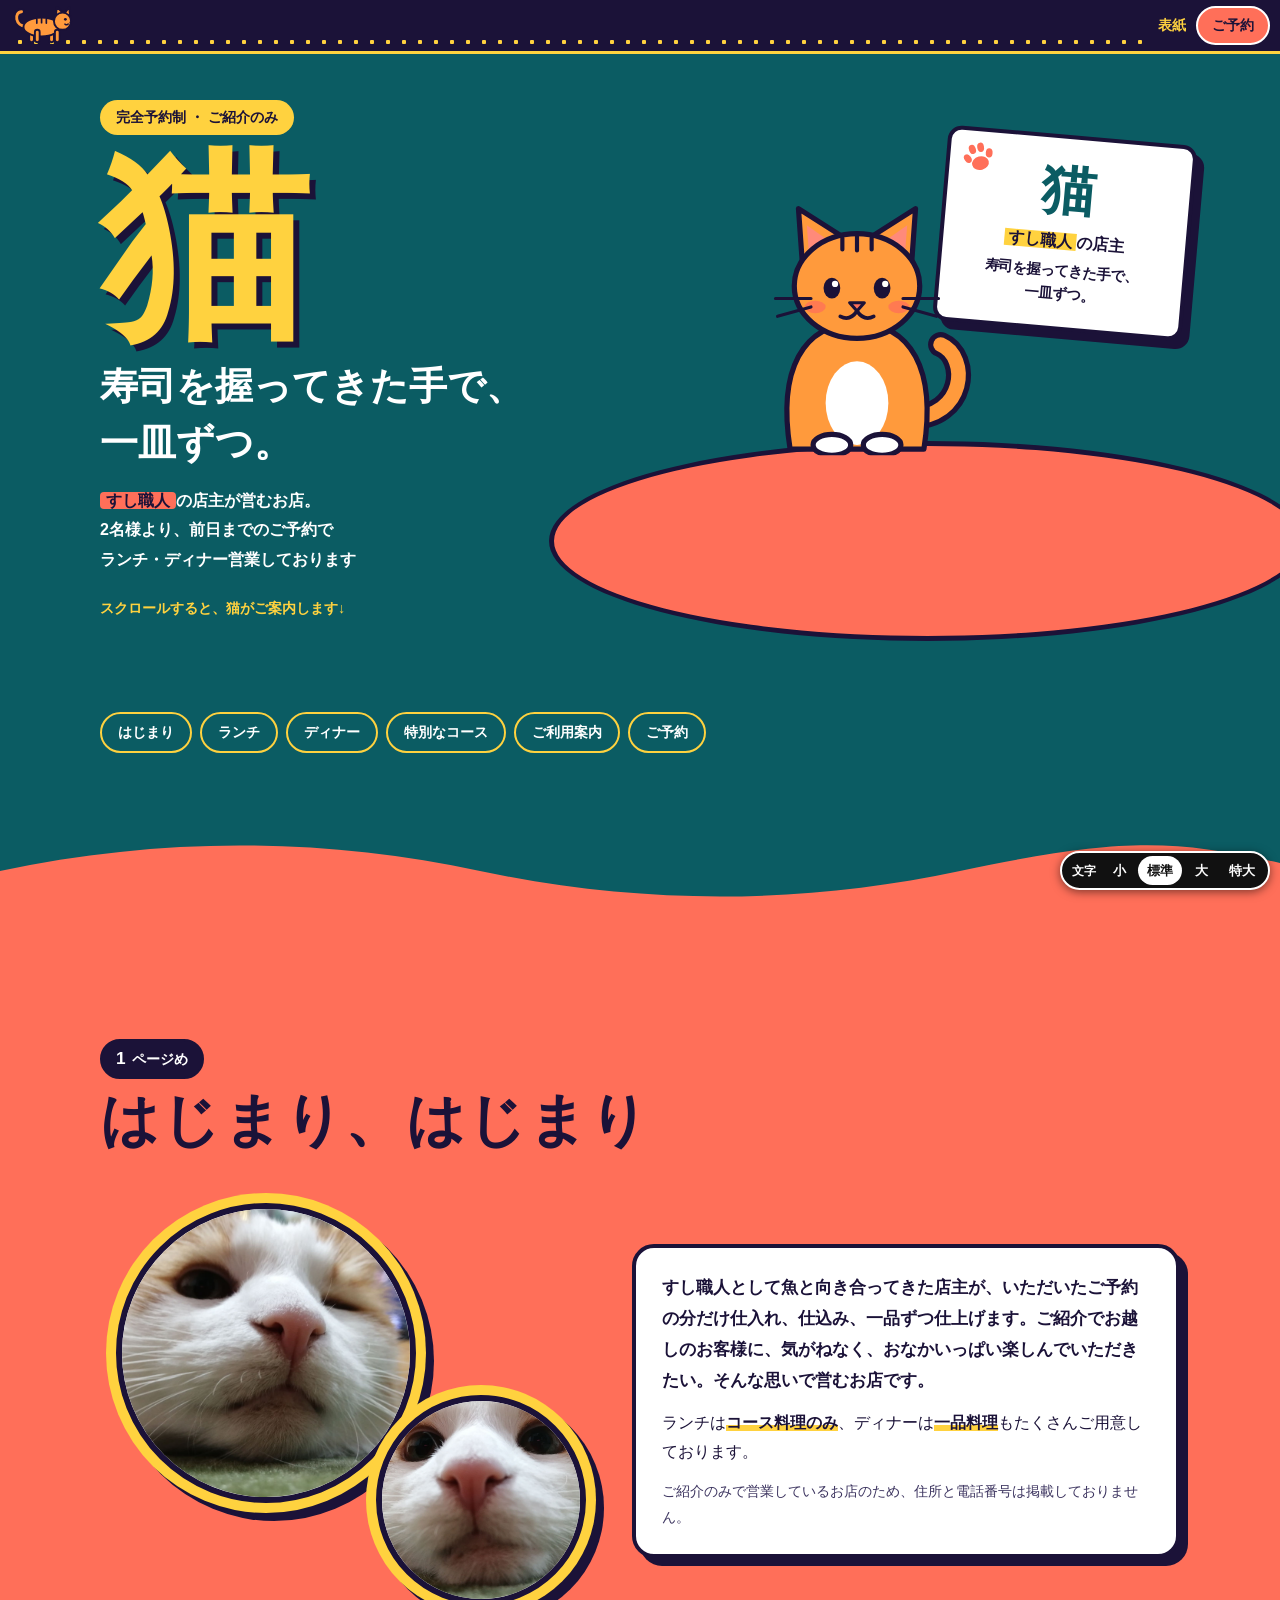
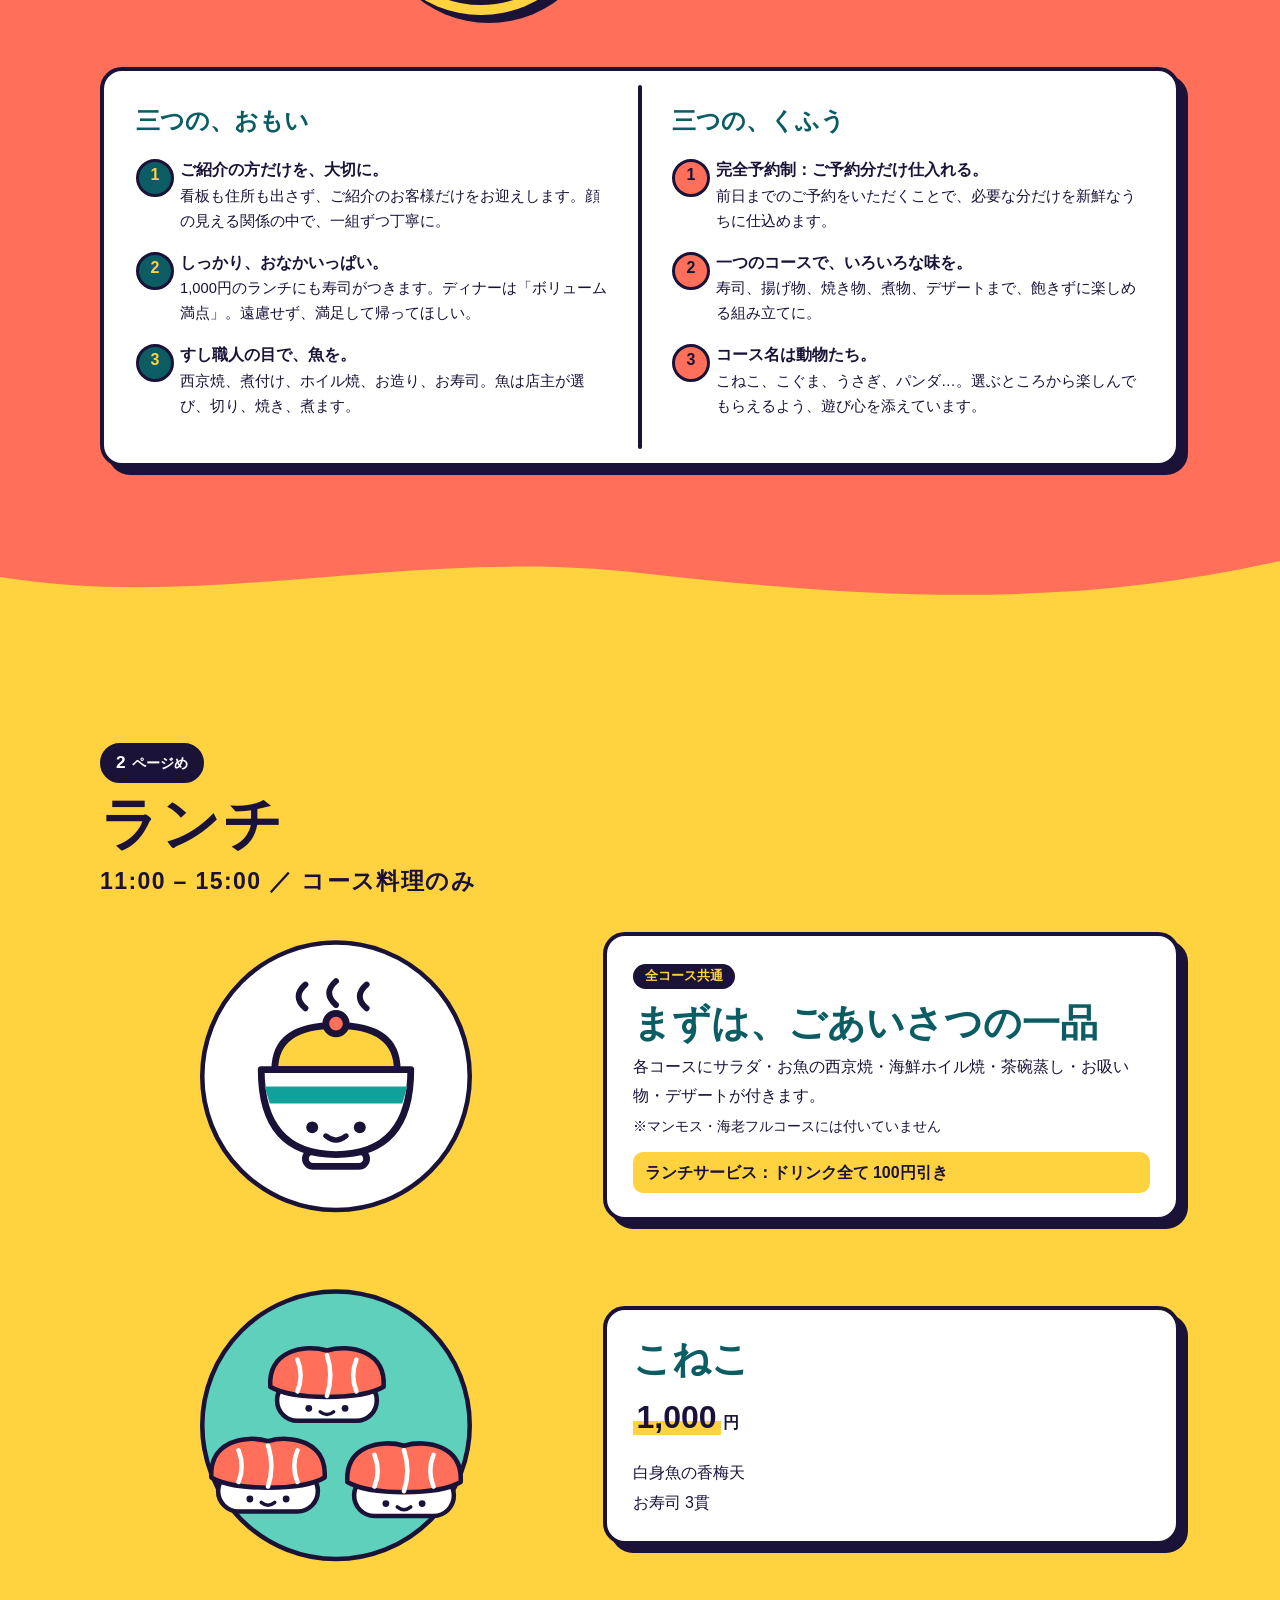
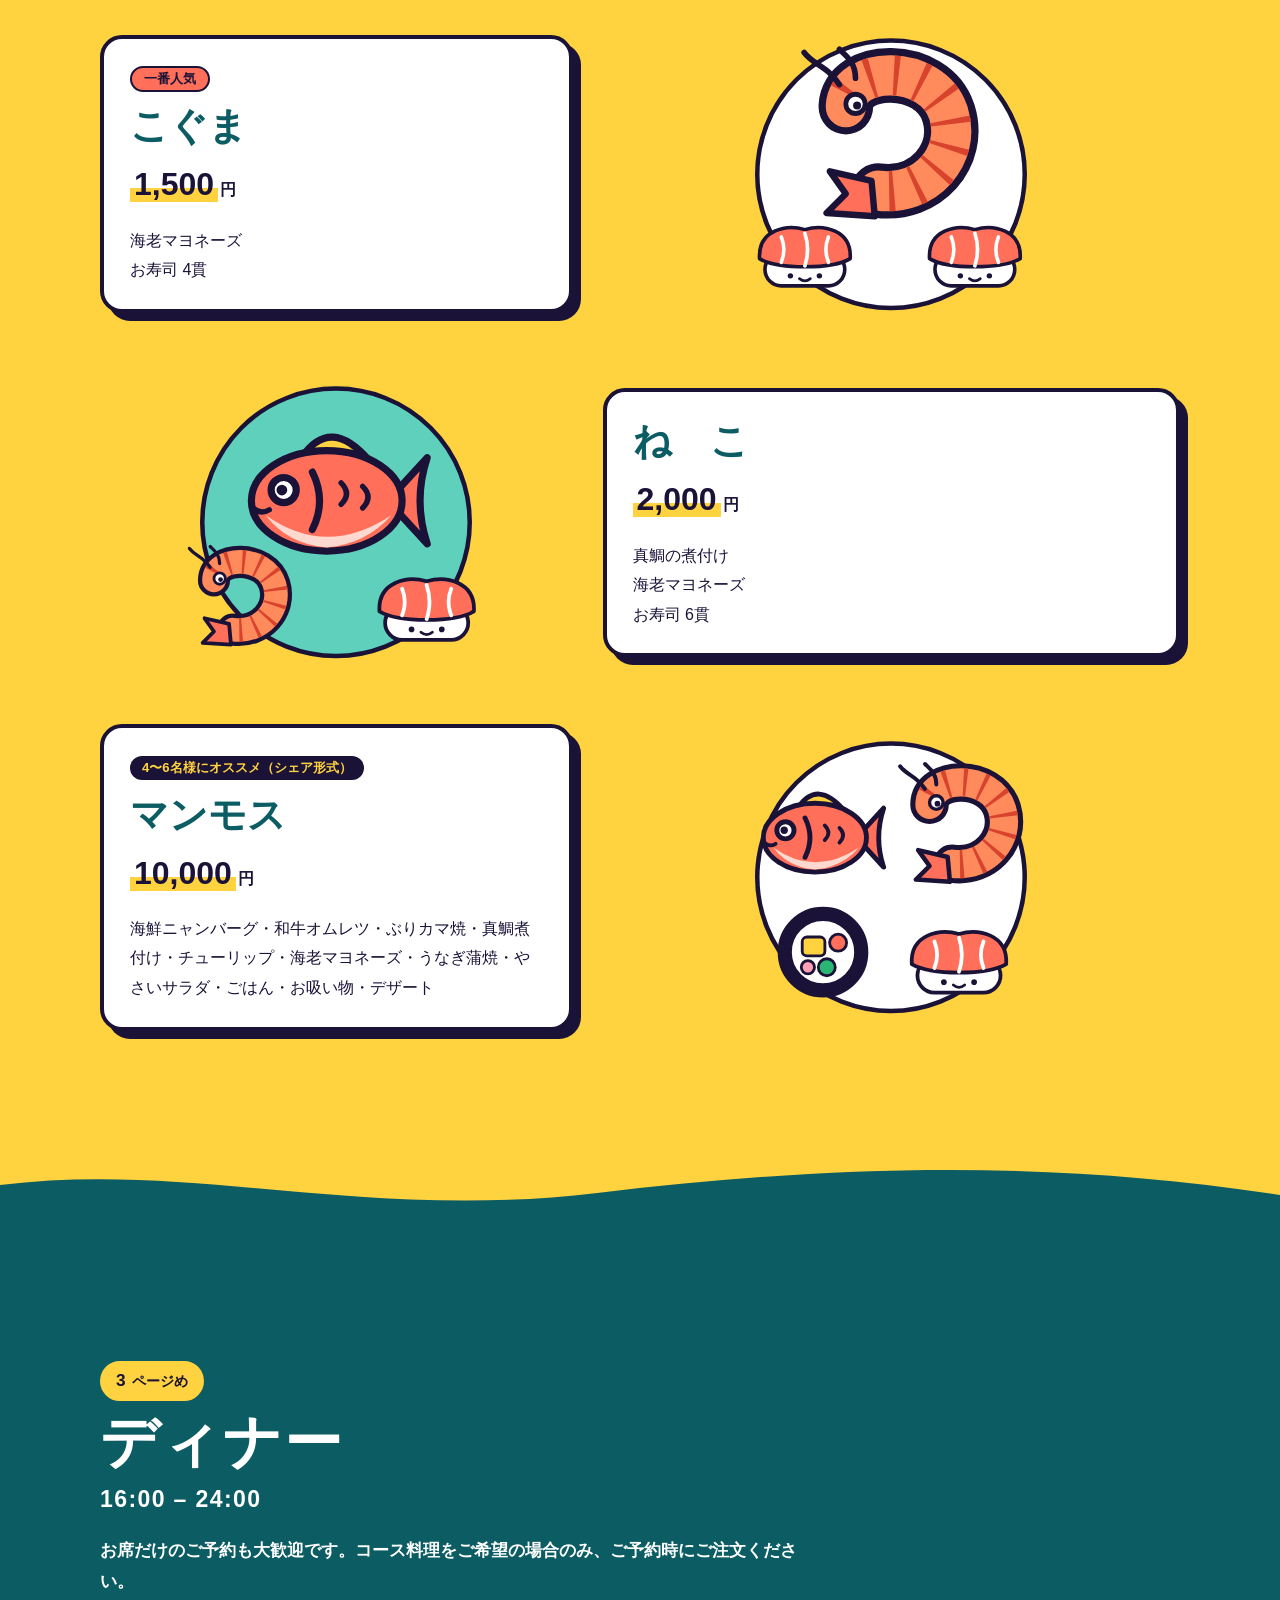
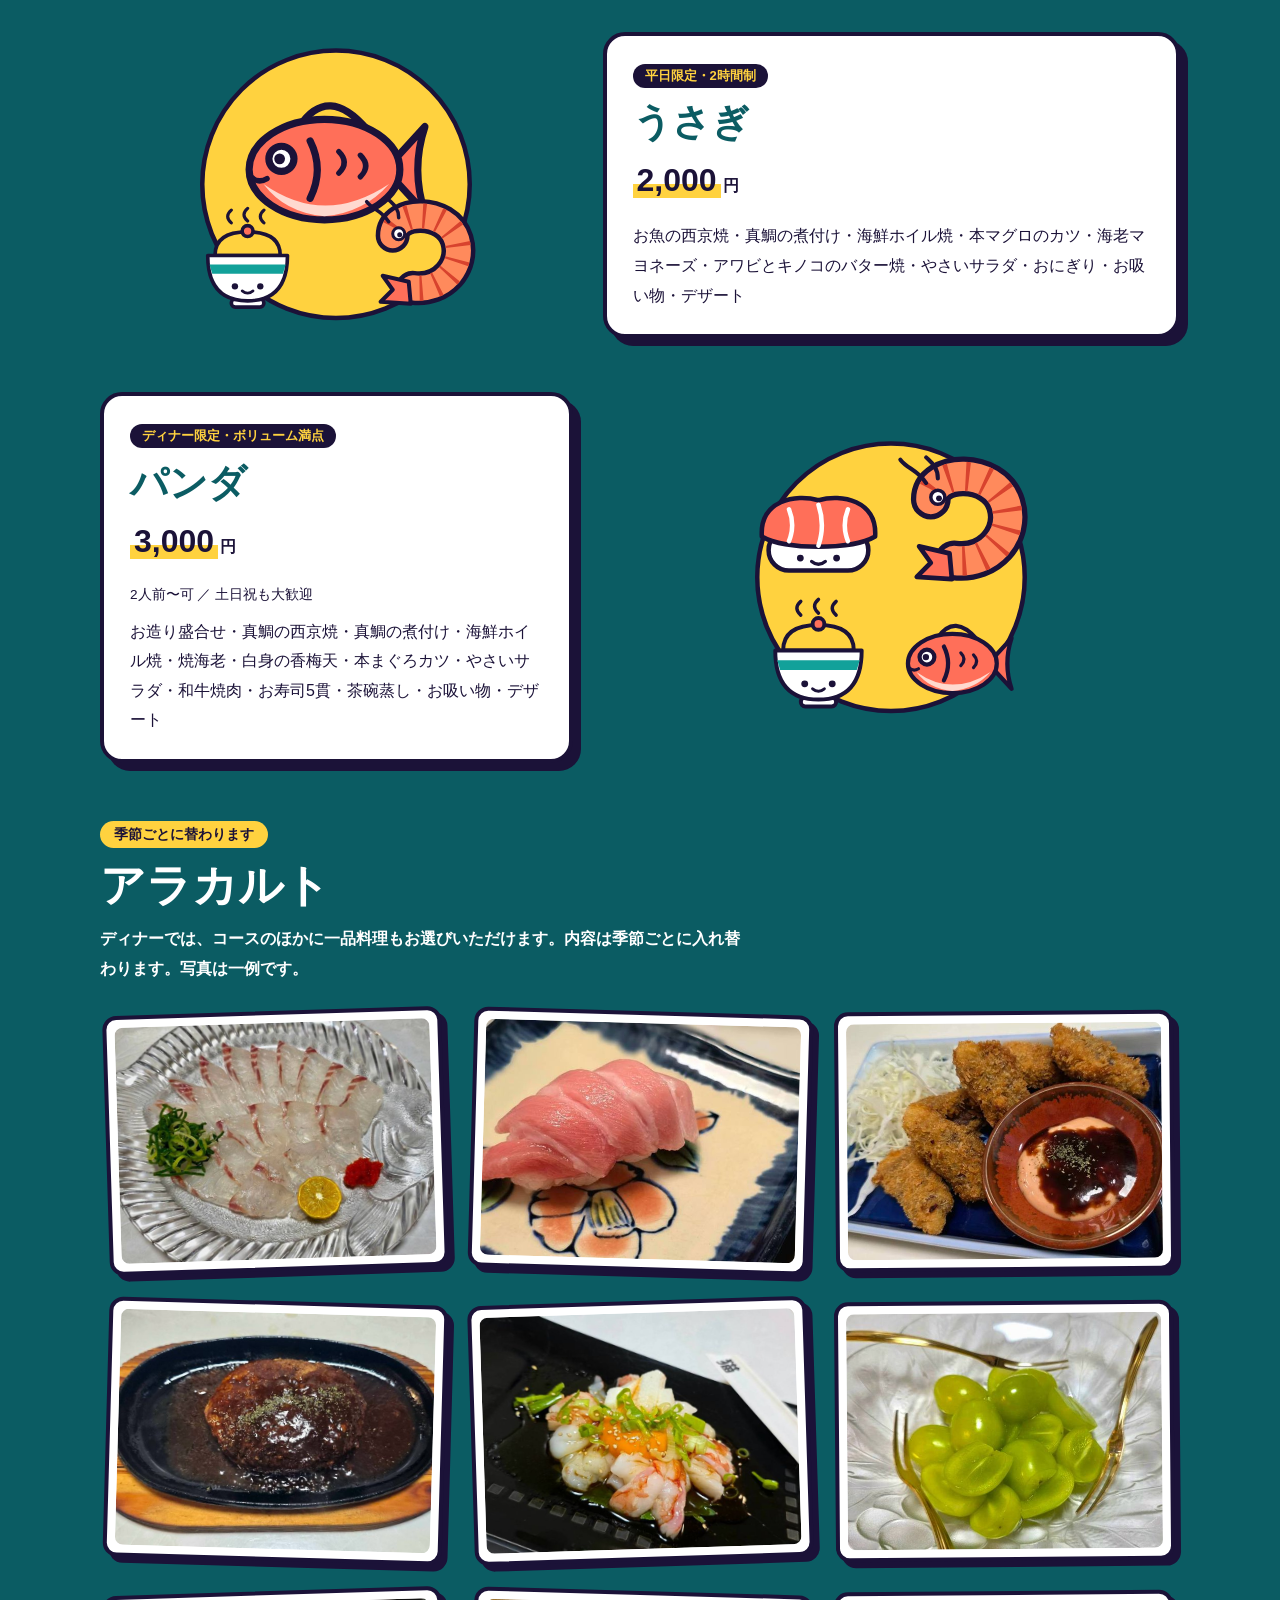
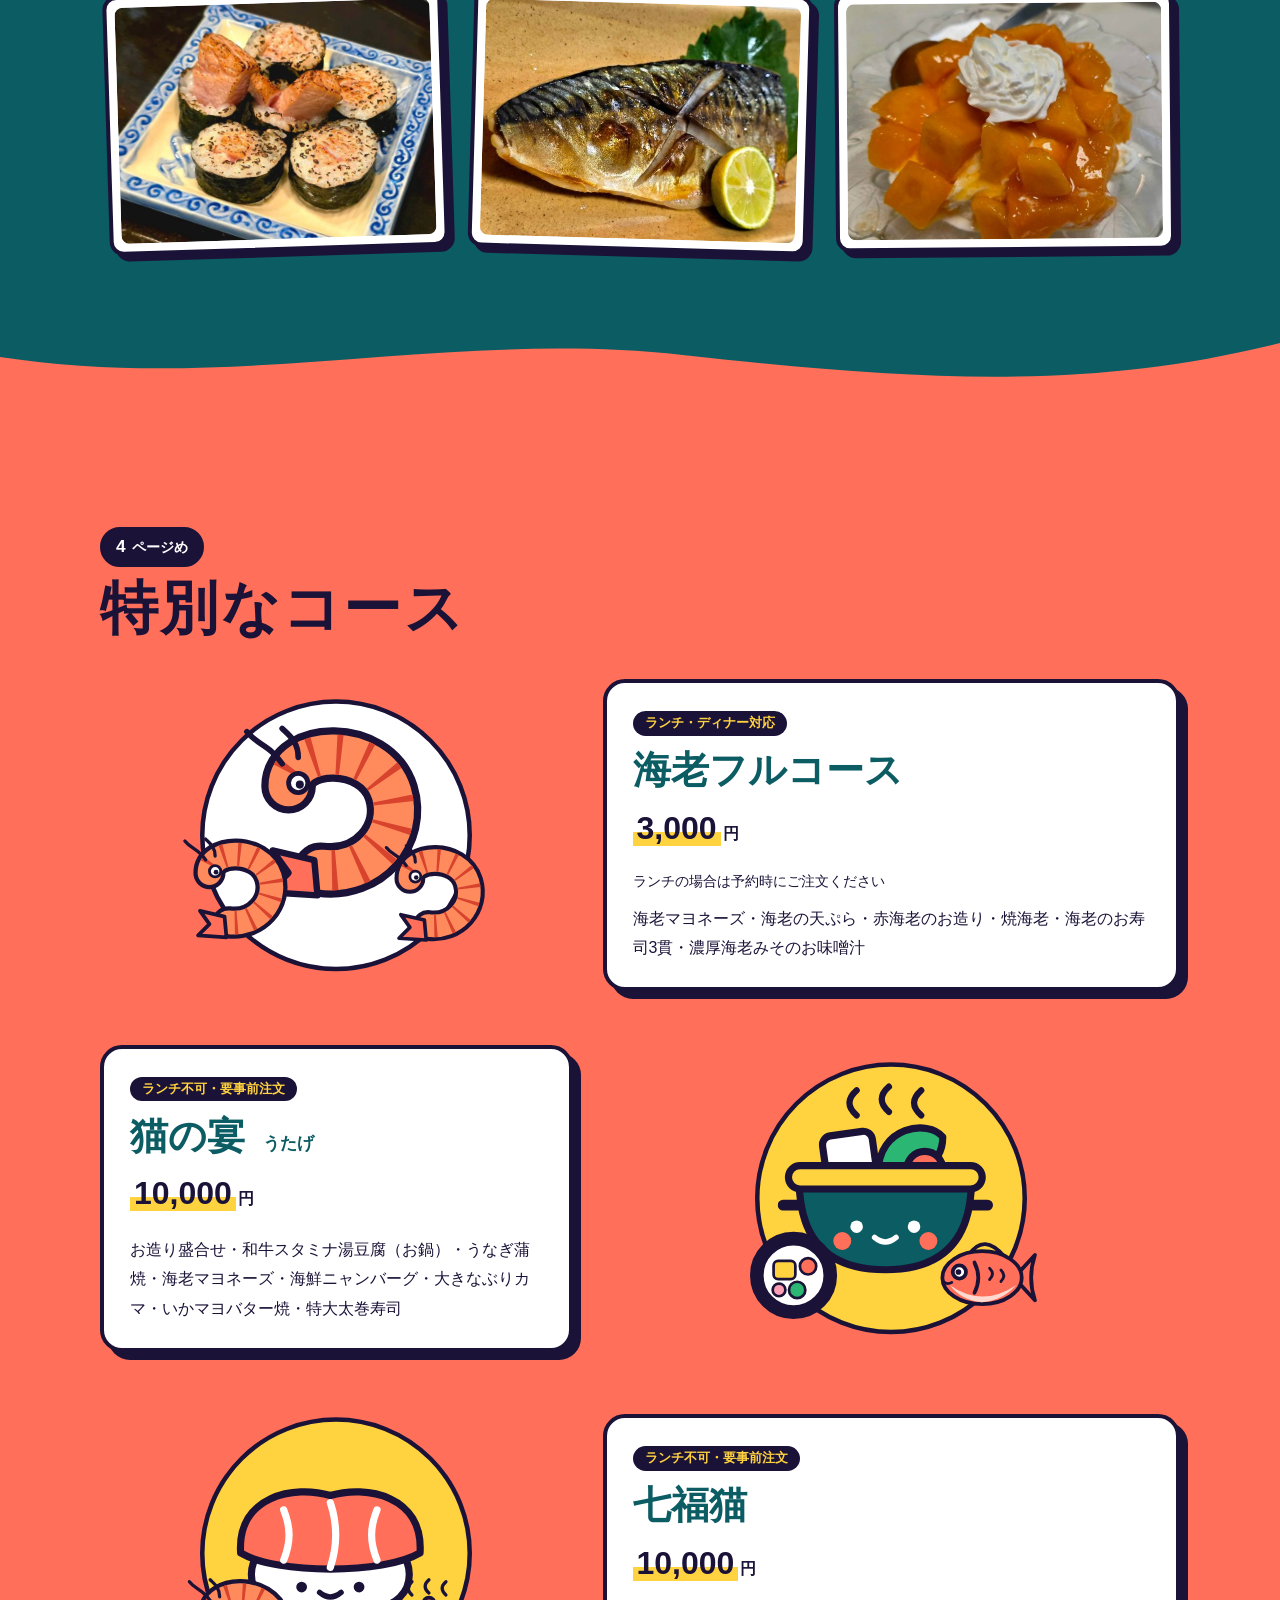
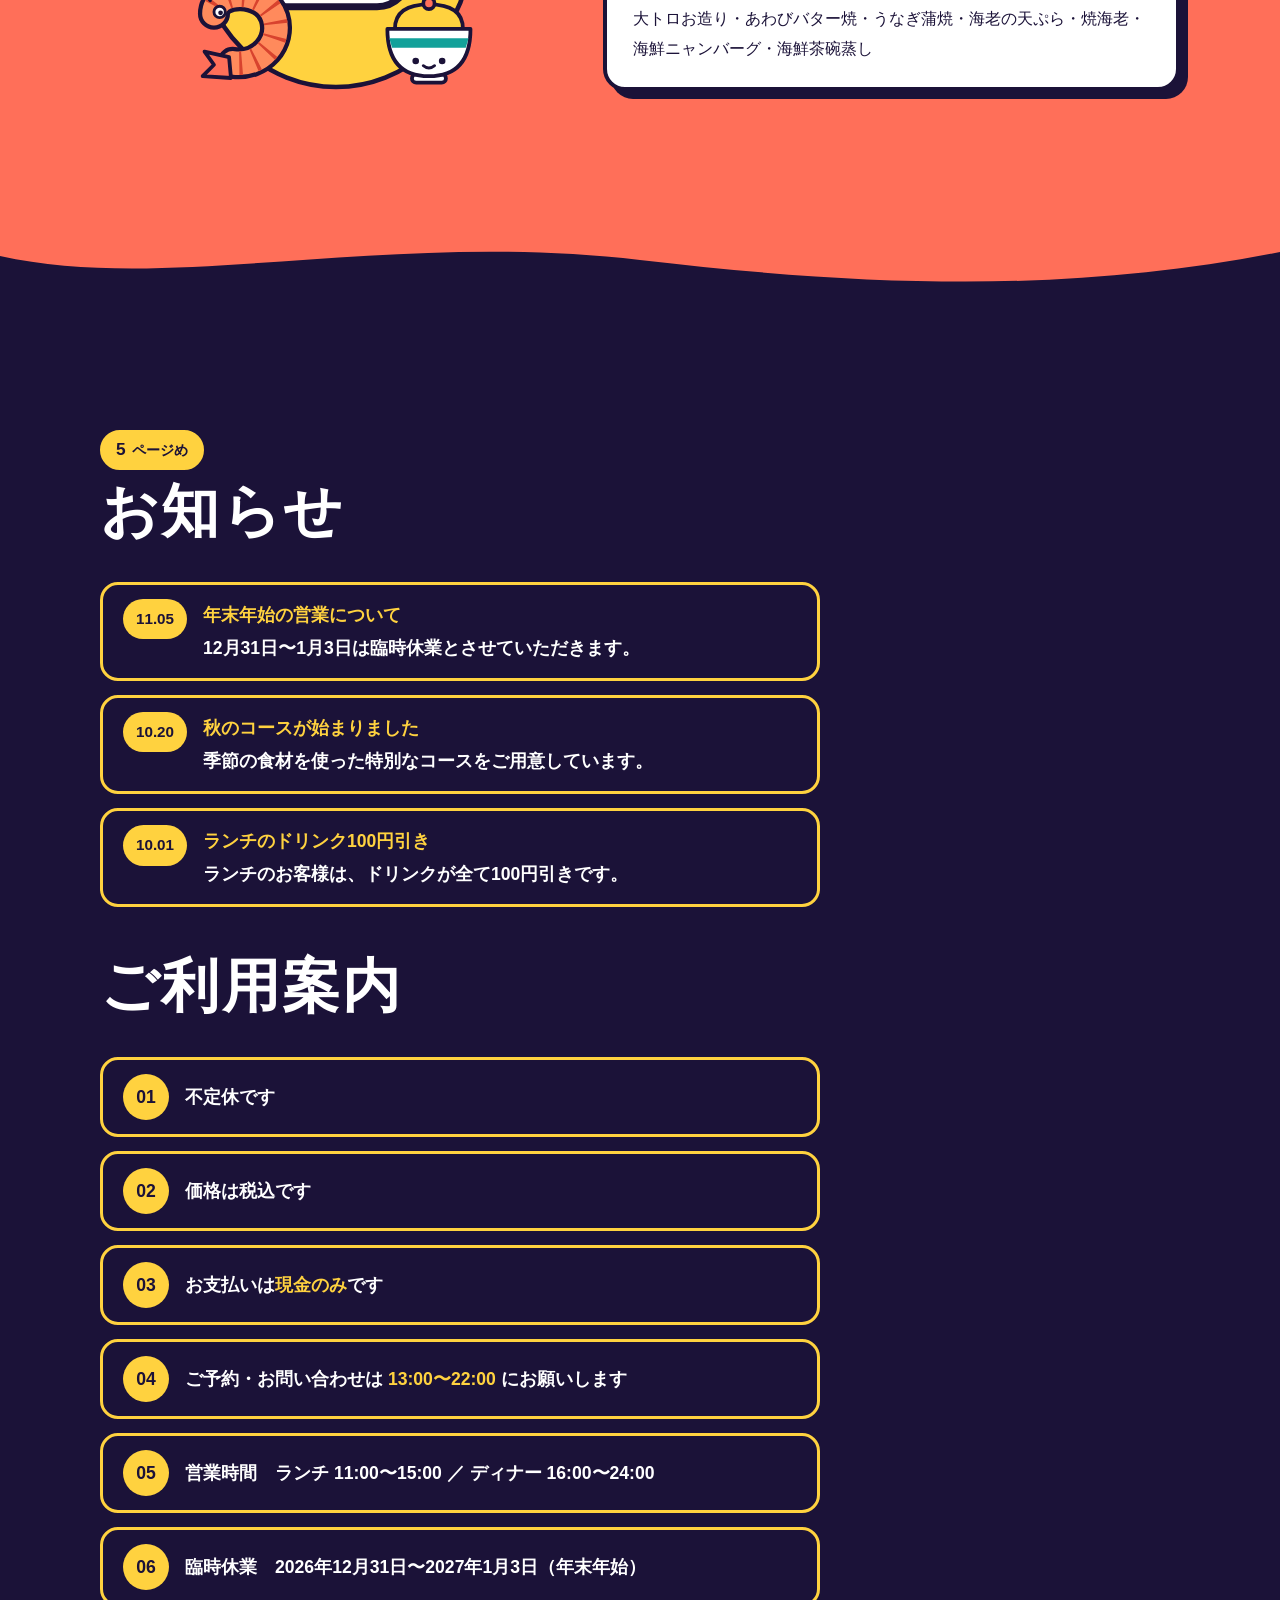
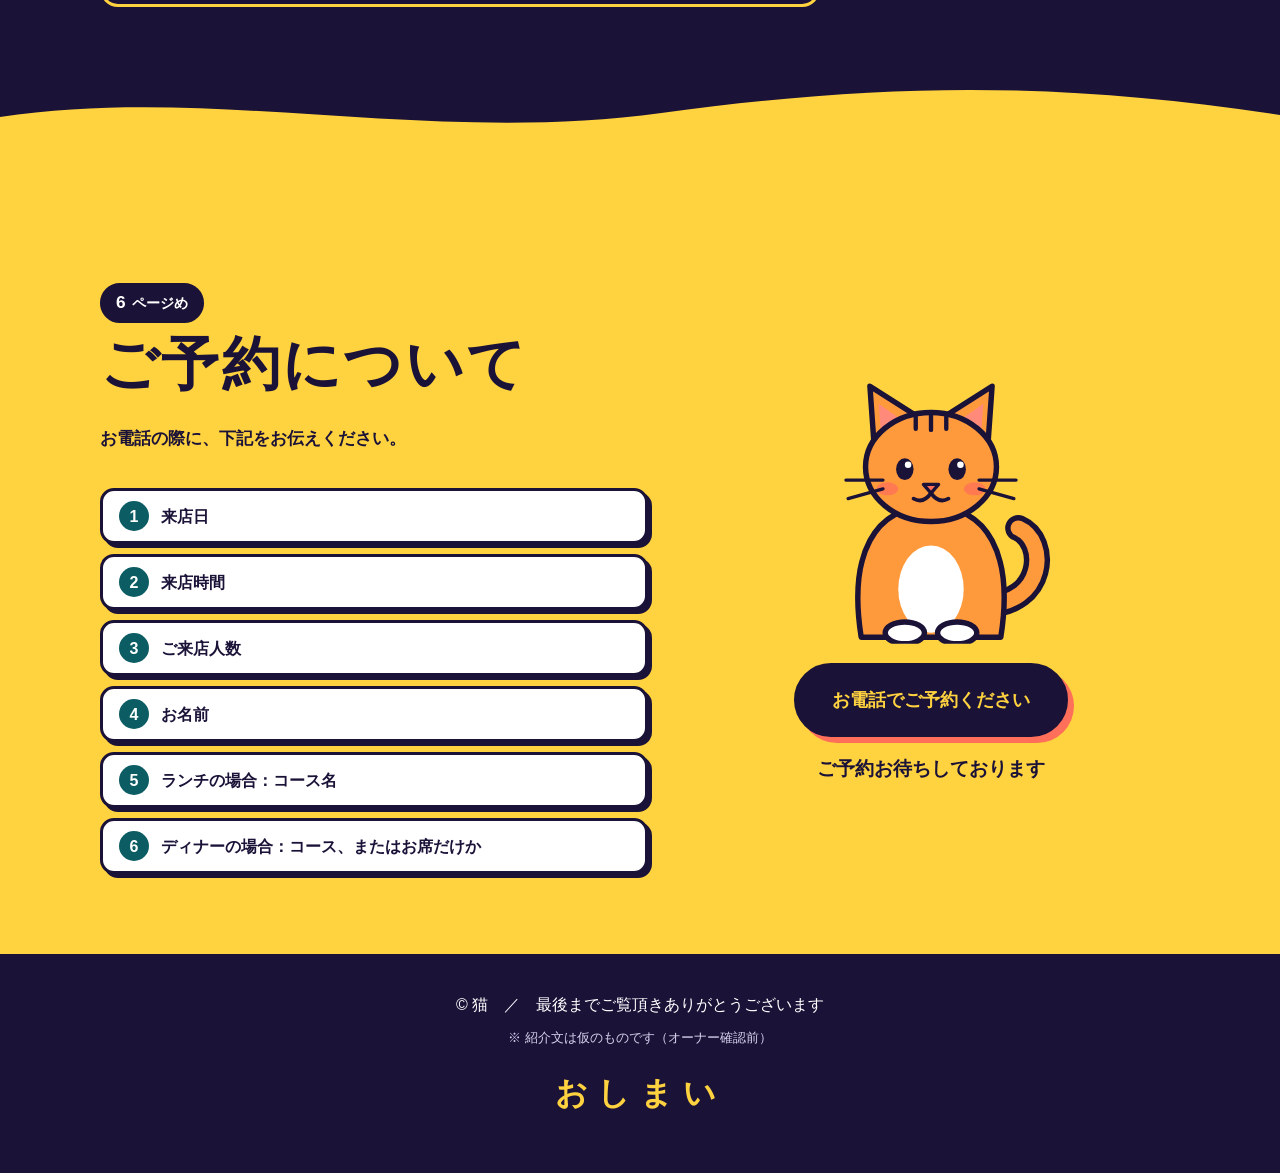
<file: g-story/index.html>
<!DOCTYPE html>
<html lang="ja">
<head>
<meta charset="utf-8">
<meta name="viewport" content="width=device-width, initial-scale=1">
<meta name="robots" content="noindex, nofollow, noarchive, nosnippet, noimageindex">
<title>猫 | 完全予約制・ご紹介のみのお店</title>
<script>
document.documentElement.className += ' js';
setTimeout(function(){ if(!window.__nekoOK){ document.documentElement.classList.remove('js'); } }, 2500);
</script>
<link rel="stylesheet" href="style.css">
</head>
<body>

<!-- ===== イラスト部品 (インラインSVG) ===== -->
<svg width="0" height="0" style="position:absolute" aria-hidden="true" focusable="false">
  <defs>
    <symbol id="paw" viewBox="0 0 40 40">
      <ellipse cx="20" cy="26" rx="10" ry="8" fill="currentColor"/>
      <ellipse cx="7" cy="17" rx="4" ry="5.5" fill="currentColor" transform="rotate(-20 7 17)"/>
      <ellipse cx="15" cy="8" rx="4" ry="5.5" fill="currentColor" transform="rotate(-6 15 8)"/>
      <ellipse cx="25" cy="8" rx="4" ry="5.5" fill="currentColor" transform="rotate(6 25 8)"/>
      <ellipse cx="33" cy="17" rx="4" ry="5.5" fill="currentColor" transform="rotate(20 33 17)"/>
    </symbol>

    <symbol id="d-sushi" viewBox="0 0 120 120">
      <g stroke="#1B1238" stroke-width="4" stroke-linejoin="round" stroke-linecap="round">
        <rect x="16" y="62" width="88" height="36" rx="18" fill="#FFFFFF"/>
        <path d="M10 68 C8 36 40 30 60 36 C80 30 112 36 110 68 C90 80 30 80 10 68Z" fill="#FF6F59"/>
        <path d="M34 44 C38 54 38 62 34 72 M60 40 C64 52 64 64 60 76 M86 44 C82 54 82 62 86 72" fill="none" stroke="#FFFFFF"/>
        <circle cx="44" cy="87" r="3" fill="#1B1238" stroke="none"/>
        <circle cx="76" cy="87" r="3" fill="#1B1238" stroke="none"/>
        <path d="M54 90 q6 5 12 0" fill="none" stroke-width="3"/>
      </g>
    </symbol>

    <symbol id="d-ebi" viewBox="0 0 120 120">
      <g stroke-linejoin="round" stroke-linecap="round">
        <path d="M34 40 C34 14 88 12 98 44 C106 70 84 96 54 92" fill="none" stroke="#1B1238" stroke-width="34"/>
        <path d="M34 40 C34 14 88 12 98 44 C106 70 84 96 54 92" fill="none" stroke="#FF8A5C" stroke-width="25"/>
        <path d="M34 40 C34 14 88 12 98 44 C106 70 84 96 54 92" fill="none" stroke="#D8432E" stroke-width="25" stroke-linecap="butt" stroke-dasharray="3 13" stroke-dashoffset="-8"/>
        <path d="M50 86 L24 80 L34 94 L22 106 L52 108 Z" fill="#FF6F59" stroke="#1B1238" stroke-width="4"/>
        <path d="M30 26 C22 14 14 14 8 6 M40 22 C40 12 34 8 30 4" fill="none" stroke="#1B1238" stroke-width="3.5"/>
        <circle cx="40" cy="38" r="6" fill="#FFFFFF" stroke="#1B1238" stroke-width="3"/>
        <circle cx="41" cy="39" r="2.5" fill="#1B1238"/>
      </g>
    </symbol>

    <symbol id="d-fish" viewBox="0 0 120 120">
      <g stroke="#1B1238" stroke-width="4" stroke-linejoin="round" stroke-linecap="round">
        <path d="M92 60 L114 36 Q106 60 114 84 Z" fill="#FF6F59"/>
        <path d="M44 36 Q60 12 82 38 Z" fill="#FFD23F"/>
        <ellipse cx="58" cy="60" rx="42" ry="28" fill="#FF6F59"/>
        <path d="M24 68 Q58 92 94 68 Q80 84 58 86 Q36 84 24 68Z" fill="#FFD9CF" stroke="none"/>
        <path d="M50 44 Q58 60 50 76" fill="none"/>
        <path d="M66 50 q6 6 0 12 M78 52 q6 6 0 12" fill="none" stroke-width="3"/>
        <circle cx="34" cy="54" r="7" fill="#FFFFFF"/>
        <circle cx="33" cy="54" r="3" fill="#1B1238" stroke="none"/>
        <path d="M17 64 q4 4 9 1" fill="none" stroke-width="3"/>
      </g>
    </symbol>

    <symbol id="d-chawan" viewBox="0 0 120 120">
      <g stroke="#1B1238" stroke-width="4" stroke-linejoin="round" stroke-linecap="round">
        <path d="M42 20 q-8-7 0-14 M60 18 q-8-7 0-14 M78 20 q-8-7 0-14" fill="none" stroke-width="3.5"/>
        <rect x="42" y="104" width="36" height="9" rx="4.5" fill="#FFFFFF"/>
        <path d="M24 56 Q24 30 60 30 Q96 30 96 56 Z" fill="#FFD23F"/>
        <circle cx="60" cy="29" r="6" fill="#FF6F59"/>
        <path d="M16 56 H104 Q104 106 60 106 Q16 106 16 56Z" fill="#FFFFFF"/>
        <path d="M18 66 H102 L99 76 H21Z" fill="#12A19A" stroke="none"/>
        <circle cx="46" cy="90" r="3.5" fill="#1B1238" stroke="none"/>
        <circle cx="74" cy="90" r="3.5" fill="#1B1238" stroke="none"/>
        <path d="M54 95 q6 5 12 0" fill="none" stroke-width="3"/>
      </g>
    </symbol>

    <symbol id="d-nabe" viewBox="0 0 120 120">
      <g stroke="#1B1238" stroke-width="4" stroke-linejoin="round" stroke-linecap="round">
        <path d="M44 22 q-8-7 0-14 M62 20 q-8-7 0-14 M80 22 q-8-7 0-14" fill="none" stroke-width="3.5"/>
        <rect x="26" y="32" width="28" height="26" rx="5" fill="#FFFFFF" transform="rotate(-8 40 45)"/>
        <path d="M56 54 C56 28 84 24 92 34 C92 50 76 58 56 54Z" fill="#2BB673"/>
        <circle cx="82" cy="52" r="10" fill="#FF6F59"/>
        <path d="M12 58 H108 Q108 108 60 108 Q12 108 12 58Z" fill="#0B5C63"/>
        <rect x="6" y="50" width="108" height="13" rx="6.5" fill="#FFD23F"/>
        <path d="M12 72 H3 M108 72 H117" fill="none" stroke-width="6"/>
        <circle cx="44" cy="84" r="3.5" fill="#FFFFFF" stroke="none"/>
        <circle cx="76" cy="84" r="3.5" fill="#FFFFFF" stroke="none"/>
        <path d="M54 90 q6 5 12 0" fill="none" stroke="#FFFFFF" stroke-width="3"/>
        <circle cx="36" cy="92" r="5" fill="#FF6F59" stroke="none"/>
        <circle cx="84" cy="92" r="5" fill="#FF6F59" stroke="none"/>
      </g>
    </symbol>

    <symbol id="d-maki" viewBox="0 0 120 120">
      <g stroke="#1B1238" stroke-width="4" stroke-linejoin="round" stroke-linecap="round">
        <circle cx="60" cy="60" r="46" fill="#1B1238"/>
        <circle cx="60" cy="60" r="35" fill="#FFFFFF"/>
        <rect x="38" y="44" width="24" height="20" rx="5" fill="#FFD23F" stroke-width="3"/>
        <circle cx="76" cy="50" r="9" fill="#FF6F59" stroke-width="3"/>
        <circle cx="64" cy="76" r="9" fill="#2BB673" stroke-width="3"/>
        <circle cx="44" cy="76" r="7" fill="#FF9EB5" stroke-width="3"/>
      </g>
    </symbol>

    <symbol id="cat-side" viewBox="0 0 130 84">
      <g stroke="#1B1238" stroke-width="4" stroke-linejoin="round" stroke-linecap="round">
        <path class="c-tail" d="M30 42 C6 44 4 12 20 12" fill="none" stroke-width="13"/>
        <path class="c-tail" d="M30 42 C6 44 4 12 20 12" fill="none" stroke="#FF9A3C" stroke-width="6"/>
        <rect class="leg l1" x="36" y="50" width="10" height="26" rx="5" fill="#FF9A3C"/>
        <rect class="leg l3" x="78" y="50" width="10" height="26" rx="5" fill="#FF9A3C"/>
        <ellipse cx="62" cy="44" rx="38" ry="20" fill="#FF9A3C"/>
        <path d="M52 28 v8 M62 26 v9 M72 28 v8" fill="none" stroke-width="3.5"/>
        <rect class="leg l2" x="48" y="50" width="10" height="26" rx="5" fill="#FF9A3C"/>
        <rect class="leg l4" x="90" y="50" width="10" height="26" rx="5" fill="#FF9A3C"/>
        <path d="M92 20 L94 2 L106 14Z M110 16 L120 2 L122 22Z" fill="#FF9A3C"/>
        <circle cx="106" cy="32" r="18" fill="#FF9A3C"/>
        <circle cx="112" cy="28" r="3" fill="#1B1238" stroke="none"/>
        <path d="M122 34 h2 M118 38 q-3 3 -7 0" fill="none" stroke-width="3"/>
      </g>
    </symbol>

    <symbol id="cat-front" viewBox="0 0 220 250">
      <g stroke="#1B1238" stroke-width="5" stroke-linejoin="round" stroke-linecap="round">
        <g class="wag">
          <path d="M160 214 C214 214 218 156 190 144" fill="none" stroke-width="24"/>
          <path d="M160 214 C214 214 218 156 190 144" fill="none" stroke="#FF9A3C" stroke-width="14"/>
        </g>
        <path d="M46 244 C34 168 58 124 110 124 C162 124 186 168 174 244 Z" fill="#FF9A3C"/>
        <ellipse cx="110" cy="200" rx="30" ry="40" fill="#FFFFFF" stroke="none"/>
        <ellipse cx="86" cy="240" rx="18" ry="10" fill="#FFFFFF"/>
        <ellipse cx="134" cy="240" rx="18" ry="10" fill="#FFFFFF"/>
        <path d="M58 70 L54 14 L98 42Z" fill="#FF9A3C"/>
        <path d="M162 70 L166 14 L122 42Z" fill="#FF9A3C"/>
        <path d="M64 56 L62 30 L82 44Z" fill="#FF8A7A" stroke="none"/>
        <path d="M156 56 L158 30 L138 44Z" fill="#FF8A7A" stroke="none"/>
        <ellipse cx="110" cy="88" rx="60" ry="50" fill="#FF9A3C"/>
        <path d="M110 40 v14 M96 42 v11 M124 42 v11" fill="none" stroke-width="4"/>
        <ellipse cx="86" cy="90" rx="8" ry="10" fill="#1B1238" stroke="none"/>
        <ellipse cx="134" cy="90" rx="8" ry="10" fill="#1B1238" stroke="none"/>
        <circle cx="89" cy="86" r="3" fill="#FFFFFF" stroke="none"/>
        <circle cx="137" cy="86" r="3" fill="#FFFFFF" stroke="none"/>
        <ellipse cx="70" cy="108" rx="10" ry="6" fill="#FF6F59" stroke="none" opacity=".75"/>
        <ellipse cx="150" cy="108" rx="10" ry="6" fill="#FF6F59" stroke="none" opacity=".75"/>
        <path d="M103 104 h14 l-7 8z" fill="#FF6F59" stroke-width="3"/>
        <path d="M110 112 q-7 10 -16 5 M110 112 q7 10 16 5" fill="none" stroke-width="3.5"/>
        <path d="M66 100 h-34 M66 108 l-32 9 M154 100 h34 M154 108 l32 9" fill="none" stroke-width="3"/>
      </g>
    </symbol>
  </defs>
</svg>

<!-- ===== 上部レール: 猫が一緒に歩く ===== -->
<div class="rail" id="rail">
  <div class="rail-track" id="railTrack">
    <svg class="rail-cat" id="railCat" viewBox="0 0 130 84" role="img" aria-label="一緒に歩く猫のイラスト"><use href="#cat-side"/></svg>
  </div>
  <p class="rail-label" id="railLabel" aria-live="off">表紙</p>
  <a class="rail-btn" href="#reserve">ご予約</a>
</div>

<!-- ===== 表紙 ===== -->
<header class="cover sec" id="top" data-chapter="表紙">
  <div class="wrap cover-grid">
    <div class="cover-text">
      <p class="pill">完全予約制 ・ ご紹介のみ</p>
      <h1 class="giant"><span class="visually-hidden">猫</span><span aria-hidden="true">猫</span></h1>
      <p class="catch">寿司を握ってきた手で、<br>一皿ずつ。</p>
      <p class="lead-w"><strong>すし職人</strong>の店主が営むお店。<br>2名様より、前日までのご予約で<br>ランチ・ディナー営業しております</p>
      <p class="scrollhint">スクロールすると、猫がご案内します</p>
    </div>
    <div class="cover-art">
      <div class="meishi" aria-hidden="false">
        <svg class="meishi-paw" viewBox="0 0 40 40" aria-hidden="true"><use href="#paw"/></svg>
        <p class="m1">猫</p>
        <p class="m2"><strong>すし職人</strong>の店主</p>
        <p class="m3">寿司を握ってきた手で、<br>一皿ずつ。</p>
      </div>
      <svg class="hero-cat" viewBox="0 0 220 250" role="img" aria-label="ちょこんと座る猫のイラスト"><use href="#cat-front"/></svg>
      <div class="hill" aria-hidden="true"></div>
    </div>
  </div>
  <ol class="toc" aria-label="ページの目次">
    <li><a href="#intro">はじまり</a></li>
    <li><a href="#lunch">ランチ</a></li>
    <li><a href="#dinner">ディナー</a></li>
    <li><a href="#special">特別なコース</a></li>
    <li><a href="#guide">ご利用案内</a></li>
    <li><a href="#reserve">ご予約</a></li>
  </ol>
</header>
<div class="wave w-teal-coral" aria-hidden="true"><svg viewBox="0 0 1200 60" preserveAspectRatio="none"><path d="M0 60 V28 C150 -6 300 -6 450 28 S750 62 900 28 S1100 -4 1200 20 V60Z"/></svg></div>

<main>

<!-- ===== 1 はじまり ===== -->
<section class="sec s-coral" id="intro" data-chapter="はじまり">
  <div class="pawrow rv" aria-hidden="true"></div>
  <div class="wrap">
    <p class="pageno"><b>1</b> ページめ</p>
    <h2 class="ch">はじまり、はじまり</h2>
    <div class="intro-grid">
      <div class="windows">
        <figure class="win w1 rv"><img src="images/neko1.png" alt="ごろんとくつろぐ猫"></figure>
        <figure class="win w2 rv"><img src="images/neko2.png" alt="こちらを見つめる猫"></figure>
      </div>
      <div class="panel rv">
        <p class="intro-copy">すし職人として魚と向き合ってきた店主が、いただいたご予約の分だけ仕入れ、仕込み、一品ずつ仕上げます。ご紹介でお越しのお客様に、気がねなく、おなかいっぱい楽しんでいただきたい。そんな思いで営むお店です。</p>
        <p>ランチは<strong>コース料理のみ</strong>、ディナーは<strong>一品料理</strong>もたくさんご用意しております。</p>
        <p class="note">ご紹介のみで営業しているお店のため、住所と電話番号は掲載しておりません。</p>
      </div>
    </div>
    <div class="two-pages">
      <div class="page-l rv">
        <h3 class="sub">三つの、おもい</h3>
        <ol class="mini">
          <li><b>ご紹介の方だけを、大切に。</b><span>看板も住所も出さず、ご紹介のお客様だけをお迎えします。顔の見える関係の中で、一組ずつ丁寧に。</span></li>
          <li><b>しっかり、おなかいっぱい。</b><span>1,000円のランチにも寿司がつきます。ディナーは「ボリューム満点」。遠慮せず、満足して帰ってほしい。</span></li>
          <li><b>すし職人の目で、魚を。</b><span>西京焼、煮付け、ホイル焼、お造り、お寿司。魚は店主が選び、切り、焼き、煮ます。</span></li>
        </ol>
      </div>
      <div class="page-r rv">
        <h3 class="sub">三つの、くふう</h3>
        <ol class="mini">
          <li><b>完全予約制：ご予約分だけ仕入れる。</b><span>前日までのご予約をいただくことで、必要な分だけを新鮮なうちに仕込めます。</span></li>
          <li><b>一つのコースで、いろいろな味を。</b><span>寿司、揚げ物、焼き物、煮物、デザートまで、飽きずに楽しめる組み立てに。</span></li>
          <li><b>コース名は動物たち。</b><span>こねこ、こぐま、うさぎ、パンダ…。選ぶところから楽しんでもらえるよう、遊び心を添えています。</span></li>
        </ol>
      </div>
    </div>
  </div>
</section>
<div class="wave w-coral-yellow" aria-hidden="true"><svg viewBox="0 0 1200 60" preserveAspectRatio="none"><path d="M0 60 V30 C200 64 380 0 600 26 S1000 62 1200 14 V60Z"/></svg></div>

<!-- ===== 2 ランチ ===== -->
<section class="sec s-yellow" id="lunch" data-chapter="ランチ">
  <div class="pawrow rv" aria-hidden="true"></div>
  <div class="wrap">
    <p class="pageno"><b>2</b> ページめ</p>
    <h2 class="ch">ランチ <small>11:00 – 15:00 ／ コース料理のみ</small></h2>

    <article class="spread rv">
      <div class="art"><svg viewBox="0 0 300 260" role="img" aria-label="茶碗蒸しのイラスト"><circle class="blob b-white" cx="150" cy="130" r="118"/><g class="dish" style="--i:0"><use href="#d-chawan" x="60" y="40" width="180" height="180"/></g></svg></div>
      <div class="txt panel">
        <p class="tag">全コース共通</p>
        <h3>まずは、ごあいさつの一品</h3>
        <p>各コースにサラダ・お魚の西京焼・海鮮ホイル焼・茶碗蒸し・お吸い物・デザートが付きます。<br>
        <span class="small">※マンモス・海老フルコースには付いていません</span></p>
        <p class="service">ランチサービス：ドリンク全て <strong>100円引き</strong></p>
      </div>
    </article>

    <article class="spread rv">
      <div class="art"><svg viewBox="0 0 300 260" role="img" aria-label="お寿司3貫のイラスト"><circle class="blob b-mint" cx="150" cy="130" r="118"/>
        <g class="dish" style="--i:0"><use href="#d-sushi" x="82" y="28" width="120" height="120"/></g>
        <g class="dish" style="--i:1"><use href="#d-sushi" x="30" y="108" width="120" height="120"/></g>
        <g class="dish" style="--i:2"><use href="#d-sushi" x="150" y="112" width="120" height="120"/></g></svg></div>
      <div class="txt panel">
        <h3>こねこ</h3>
        <p class="price"><b>1,000</b>円</p>
        <p>白身魚の香梅天<br>お寿司 3貫</p>
      </div>
    </article>

    <article class="spread flip rv">
      <div class="art"><svg viewBox="0 0 300 260" role="img" aria-label="海老とお寿司のイラスト"><circle class="blob b-white" cx="150" cy="130" r="118"/>
        <g class="dish" style="--i:0"><use href="#d-ebi" x="62" y="14" width="170" height="170"/></g>
        <g class="dish" style="--i:1"><use href="#d-sushi" x="26" y="150" width="96" height="96"/></g>
        <g class="dish" style="--i:2"><use href="#d-sushi" x="176" y="150" width="96" height="96"/></g></svg></div>
      <div class="txt panel">
        <p class="tag hot">一番人気</p>
        <h3>こぐま</h3>
        <p class="price"><b>1,500</b>円</p>
        <p>海老マヨネーズ<br>お寿司 4貫</p>
      </div>
    </article>

    <article class="spread rv">
      <div class="art"><svg viewBox="0 0 300 260" role="img" aria-label="真鯛と海老とお寿司のイラスト"><circle class="blob b-mint" cx="150" cy="130" r="118"/>
        <g class="dish" style="--i:0"><use href="#d-fish" x="50" y="16" width="190" height="190"/></g>
        <g class="dish" style="--i:1"><use href="#d-ebi" x="14" y="148" width="100" height="100"/></g>
        <g class="dish" style="--i:2"><use href="#d-sushi" x="180" y="152" width="100" height="100"/></g></svg></div>
      <div class="txt panel">
        <h3>ね　こ</h3>
        <p class="price"><b>2,000</b>円</p>
        <p>真鯛の煮付け<br>海老マヨネーズ<br>お寿司 6貫</p>
      </div>
    </article>

    <article class="spread flip rv">
      <div class="art"><svg viewBox="0 0 300 260" role="img" aria-label="みんなでシェアする大皿のイラスト"><circle class="blob b-white" cx="150" cy="130" r="118"/>
        <g class="dish" style="--i:0"><use href="#d-fish" x="20" y="30" width="130" height="130"/></g>
        <g class="dish" style="--i:1"><use href="#d-ebi" x="150" y="26" width="120" height="120"/></g>
        <g class="dish" style="--i:2"><use href="#d-maki" x="40" y="146" width="100" height="100"/></g>
        <g class="dish" style="--i:3"><use href="#d-sushi" x="160" y="150" width="100" height="100"/></g></svg></div>
      <div class="txt panel">
        <p class="tag">4〜6名様にオススメ（シェア形式）</p>
        <h3>マンモス</h3>
        <p class="price"><b>10,000</b>円</p>
        <p>海鮮ニャンバーグ・和牛オムレツ・ぶりカマ焼・真鯛煮付け・チューリップ・海老マヨネーズ・うなぎ蒲焼・やさいサラダ・ごはん・お吸い物・デザート</p>
      </div>
    </article>
  </div>
</section>
<div class="wave w-yellow-teal" aria-hidden="true"><svg viewBox="0 0 1200 60" preserveAspectRatio="none"><path d="M0 60 V20 C180 -4 340 56 560 28 S980 -6 1200 30 V60Z"/></svg></div>

<!-- ===== 3 ディナー ===== -->
<section class="sec s-teal" id="dinner" data-chapter="ディナー">
  <div class="pawrow rv" aria-hidden="true"></div>
  <div class="wrap">
    <p class="pageno"><b>3</b> ページめ</p>
    <h2 class="ch">ディナー <small>16:00 – 24:00</small></h2>
    <p class="lead">お席だけのご予約も大歓迎です。コース料理をご希望の場合のみ、ご予約時にご注文ください。</p>

    <article class="spread rv">
      <div class="art"><svg viewBox="0 0 300 260" role="img" aria-label="お魚と海老のイラスト"><circle class="blob b-yellow" cx="150" cy="130" r="118"/>
        <g class="dish" style="--i:0"><use href="#d-fish" x="48" y="22" width="190" height="190"/></g>
        <g class="dish" style="--i:1"><use href="#d-ebi" x="170" y="140" width="106" height="106"/></g>
        <g class="dish" style="--i:2"><use href="#d-chawan" x="24" y="148" width="96" height="96"/></g></svg></div>
      <div class="txt panel">
        <p class="tag">平日限定・2時間制</p>
        <h3>うさぎ</h3>
        <p class="price"><b>2,000</b>円</p>
        <p>お魚の西京焼・真鯛の煮付け・海鮮ホイル焼・本マグロのカツ・海老マヨネーズ・アワビとキノコのバター焼・やさいサラダ・おにぎり・お吸い物・デザート</p>
      </div>
    </article>

    <article class="spread flip rv">
      <div class="art"><svg viewBox="0 0 300 260" role="img" aria-label="お寿司や海老や茶碗蒸しのイラスト"><circle class="blob b-yellow" cx="150" cy="130" r="118"/>
        <g class="dish" style="--i:0"><use href="#d-sushi" x="26" y="26" width="120" height="120"/></g>
        <g class="dish" style="--i:1"><use href="#d-ebi" x="150" y="20" width="124" height="124"/></g>
        <g class="dish" style="--i:2"><use href="#d-chawan" x="34" y="146" width="104" height="104"/></g>
        <g class="dish" style="--i:3"><use href="#d-fish" x="150" y="150" width="112" height="112"/></g></svg></div>
      <div class="txt panel">
        <p class="tag">ディナー限定・ボリューム満点</p>
        <h3>パンダ</h3>
        <p class="price"><b>3,000</b>円</p>
        <p class="small">2人前〜可 ／ 土日祝も大歓迎</p>
        <p>お造り盛合せ・真鯛の西京焼・真鯛の煮付け・海鮮ホイル焼・焼海老・白身の香梅天・本まぐろカツ・やさいサラダ・和牛焼肉・お寿司5貫・茶碗蒸し・お吸い物・デザート</p>
      </div>
    </article>

    <div class="album rv" id="alacarte">
      <p class="tag">季節ごとに替わります</p>
      <h3 class="album-t">アラカルト</h3>
      <p class="album-lead">ディナーでは、コースのほかに一品料理もお選びいただけます。内容は季節ごとに入れ替わります。写真は一例です。</p>
      <ul class="album-grid">
        <li><figure><img src="images/dishes/sashimi-27.jpg" alt="魚の形のガラス皿に盛られた白身魚のお造り" width="900" height="500" loading="lazy"></figure></li>
        <li><figure><img src="images/dishes/sushi-78.jpg" alt="絵付けの皿に載ったまぐろのにぎり" width="900" height="416" loading="lazy"></figure></li>
        <li><figure><img src="images/dishes/fry-8.jpg" alt="青い角皿に盛られた揚げ物とソース" width="900" height="461" loading="lazy"></figure></li>
        <li><figure><img src="images/dishes/grill-35.jpg" alt="鉄板に載ったハンバーグ" width="900" height="512" loading="lazy"></figure></li>
        <li><figure><img src="images/dishes/ippin-46.jpg" alt="海老と卵黄を和えた一品" width="900" height="544" loading="lazy"></figure></li>
        <li><figure><img src="images/dishes/sweet-23.jpg" alt="ガラスの器に盛られたぶどう" width="900" height="461" loading="lazy"></figure></li>
        <li><figure><img src="images/dishes/sushi-88.jpg" alt="青い絵付けの角皿に盛られた巻き寿司" width="900" height="528" loading="lazy"></figure></li>
        <li><figure><img src="images/dishes/grill-31.jpg" alt="すだちを添えた焼き魚" width="900" height="467" loading="lazy"></figure></li>
        <li><figure><img src="images/dishes/sweet-1.jpg" alt="ガラスの器のマンゴーのデザート" width="900" height="534" loading="lazy"></figure></li>
      </ul>
    </div>
  </div>
</section>
<div class="wave w-teal-coral2" aria-hidden="true"><svg viewBox="0 0 1200 60" preserveAspectRatio="none"><path d="M0 60 V26 C220 62 420 -2 640 24 S1020 60 1200 12 V60Z"/></svg></div>

<!-- ===== 4 特別なコース ===== -->
<section class="sec s-coral" id="special" data-chapter="特別なコース">
  <div class="pawrow rv" aria-hidden="true"></div>
  <div class="wrap">
    <p class="pageno"><b>4</b> ページめ</p>
    <h2 class="ch">特別なコース</h2>

    <article class="spread rv">
      <div class="art"><svg viewBox="0 0 300 260" role="img" aria-label="海老づくしのイラスト"><circle class="blob b-white" cx="150" cy="130" r="118"/>
        <g class="dish" style="--i:0"><use href="#d-ebi" x="60" y="30" width="170" height="170"/></g>
        <g class="dish" style="--i:1"><use href="#d-ebi" x="10" y="130" width="100" height="100"/></g>
        <g class="dish" style="--i:2"><use href="#d-ebi" x="188" y="136" width="96" height="96"/></g></svg></div>
      <div class="txt panel">
        <p class="tag">ランチ・ディナー対応</p>
        <h3>海老フルコース</h3>
        <p class="price"><b>3,000</b>円</p>
        <p class="small">ランチの場合は予約時にご注文ください</p>
        <p>海老マヨネーズ・海老の天ぷら・赤海老のお造り・焼海老・海老のお寿司3貫・濃厚海老みそのお味噌汁</p>
      </div>
    </article>

    <article class="spread flip rv">
      <div class="art"><svg viewBox="0 0 300 260" role="img" aria-label="お鍋と太巻きとお魚のイラスト"><circle class="blob b-yellow" cx="150" cy="130" r="118"/>
        <g class="dish" style="--i:0"><use href="#d-nabe" x="50" y="22" width="190" height="190"/></g>
        <g class="dish" style="--i:1"><use href="#d-maki" x="16" y="150" width="96" height="96"/></g>
        <g class="dish" style="--i:2"><use href="#d-fish" x="182" y="150" width="100" height="100"/></g></svg></div>
      <div class="txt panel">
        <p class="tag">ランチ不可・要事前注文</p>
        <h3>猫の宴 <small>うたげ</small></h3>
        <p class="price"><b>10,000</b>円</p>
        <p>お造り盛合せ・和牛スタミナ湯豆腐（お鍋）・うなぎ蒲焼・海老マヨネーズ・海鮮ニャンバーグ・大きなぶりカマ・いかマヨバター焼・特大太巻寿司</p>
      </div>
    </article>

    <article class="spread rv">
      <div class="art"><svg viewBox="0 0 300 260" role="img" aria-label="大トロのお寿司と海老と茶碗蒸しのイラスト"><circle class="blob b-yellow" cx="150" cy="130" r="118"/>
        <g class="dish" style="--i:0"><use href="#d-sushi" x="50" y="22" width="190" height="190"/></g>
        <g class="dish" style="--i:1"><use href="#d-ebi" x="14" y="150" width="100" height="100"/></g>
        <g class="dish" style="--i:2"><use href="#d-chawan" x="182" y="150" width="100" height="100"/></g></svg></div>
      <div class="txt panel">
        <p class="tag">ランチ不可・要事前注文</p>
        <h3>七福猫</h3>
        <p class="price"><b>10,000</b>円</p>
        <p>大トロお造り・あわびバター焼・うなぎ蒲焼・海老の天ぷら・焼海老・海鮮ニャンバーグ・海鮮茶碗蒸し</p>
      </div>
    </article>
  </div>
</section>
<div class="wave w-coral-ink" aria-hidden="true"><svg viewBox="0 0 1200 60" preserveAspectRatio="none"><path d="M0 60 V22 C160 60 360 -4 600 26 S1020 56 1200 18 V60Z"/></svg></div>

<!-- ===== 5 ご利用案内 ===== -->
<section class="sec s-ink" id="guide" data-chapter="ご利用案内">
  <div class="pawrow rv" aria-hidden="true"></div>
  <div class="wrap">
    <p class="pageno"><b>5</b> ページめ</p>
    <!-- お知らせ（サンプル：管理画面で入力した内容がここに表示されます） -->
    <h2 class="ch" id="news">お知らせ</h2>
    <ul class="guide news-list">
      <li class="rv"><span class="gn">11.05</span><span class="gt"><strong>年末年始の営業について</strong><br>12月31日〜1月3日は臨時休業とさせていただきます。</span></li>
      <li class="rv"><span class="gn">10.20</span><span class="gt"><strong>秋のコースが始まりました</strong><br>季節の食材を使った特別なコースをご用意しています。</span></li>
      <li class="rv"><span class="gn">10.01</span><span class="gt"><strong>ランチのドリンク100円引き</strong><br>ランチのお客様は、ドリンクが全て100円引きです。</span></li>
    </ul>
    <h2 class="ch">ご利用案内</h2>
    <ul class="guide">
      <li class="rv"><span class="gn">01</span><span class="gt">不定休です</span></li>
      <li class="rv"><span class="gn">02</span><span class="gt">価格は税込です</span></li>
      <li class="rv"><span class="gn">03</span><span class="gt">お支払いは<strong>現金のみ</strong>です</span></li>
      <li class="rv"><span class="gn">04</span><span class="gt">ご予約・お問い合わせは <strong>13:00〜22:00</strong> にお願いします</span></li>
      <li class="rv"><span class="gn">05</span><span class="gt">営業時間　ランチ 11:00〜15:00 ／ ディナー 16:00〜24:00</span></li>
      <li class="rv"><span class="gn">06</span><span class="gt">臨時休業　2026年12月31日〜2027年1月3日（年末年始）</span></li>
    </ul>
  </div>
</section>
<div class="wave w-ink-yellow" aria-hidden="true"><svg viewBox="0 0 1200 60" preserveAspectRatio="none"><path d="M0 60 V30 C200 -2 400 58 620 26 S1000 -4 1200 28 V60Z"/></svg></div>

<!-- ===== 6 ご予約 ===== -->
<section class="sec s-yellow" id="reserve" data-chapter="ご予約">
  <div class="pawrow rv" aria-hidden="true"></div>
  <div class="wrap reserve-grid">
    <div>
      <p class="pageno"><b>6</b> ページめ</p>
      <h2 class="ch">ご予約について</h2>
      <p class="lead">お電話の際に、下記をお伝えください。</p>
      <ol class="steps">
        <li class="rv">来店日</li>
        <li class="rv">来店時間</li>
        <li class="rv">ご来店人数</li>
        <li class="rv">お名前</li>
        <li class="rv">ランチの場合：コース名</li>
        <li class="rv">ディナーの場合：コース、またはお席だけか</li>
      </ol>
    </div>
    <div class="end rv">
      <svg class="end-cat" viewBox="0 0 220 250" role="img" aria-label="手を振る猫のイラスト"><use href="#cat-front"/></svg>
      <span class="btn">お電話でご予約ください</span>
      <p class="thanks">ご予約お待ちしております</p>
    </div>
  </div>
</section>

</main>

<footer class="foot">
  <p>© 猫　／　最後までご覧頂きありがとうございます</p>
  <p class="small-note">※ 紹介文は仮のものです（オーナー確認前）</p>
  <p class="end-mark">おしまい</p>
</footer>

<script src="script.js"></script>
<script src="fontsize.js"></script>
</body>
</html>
</file>
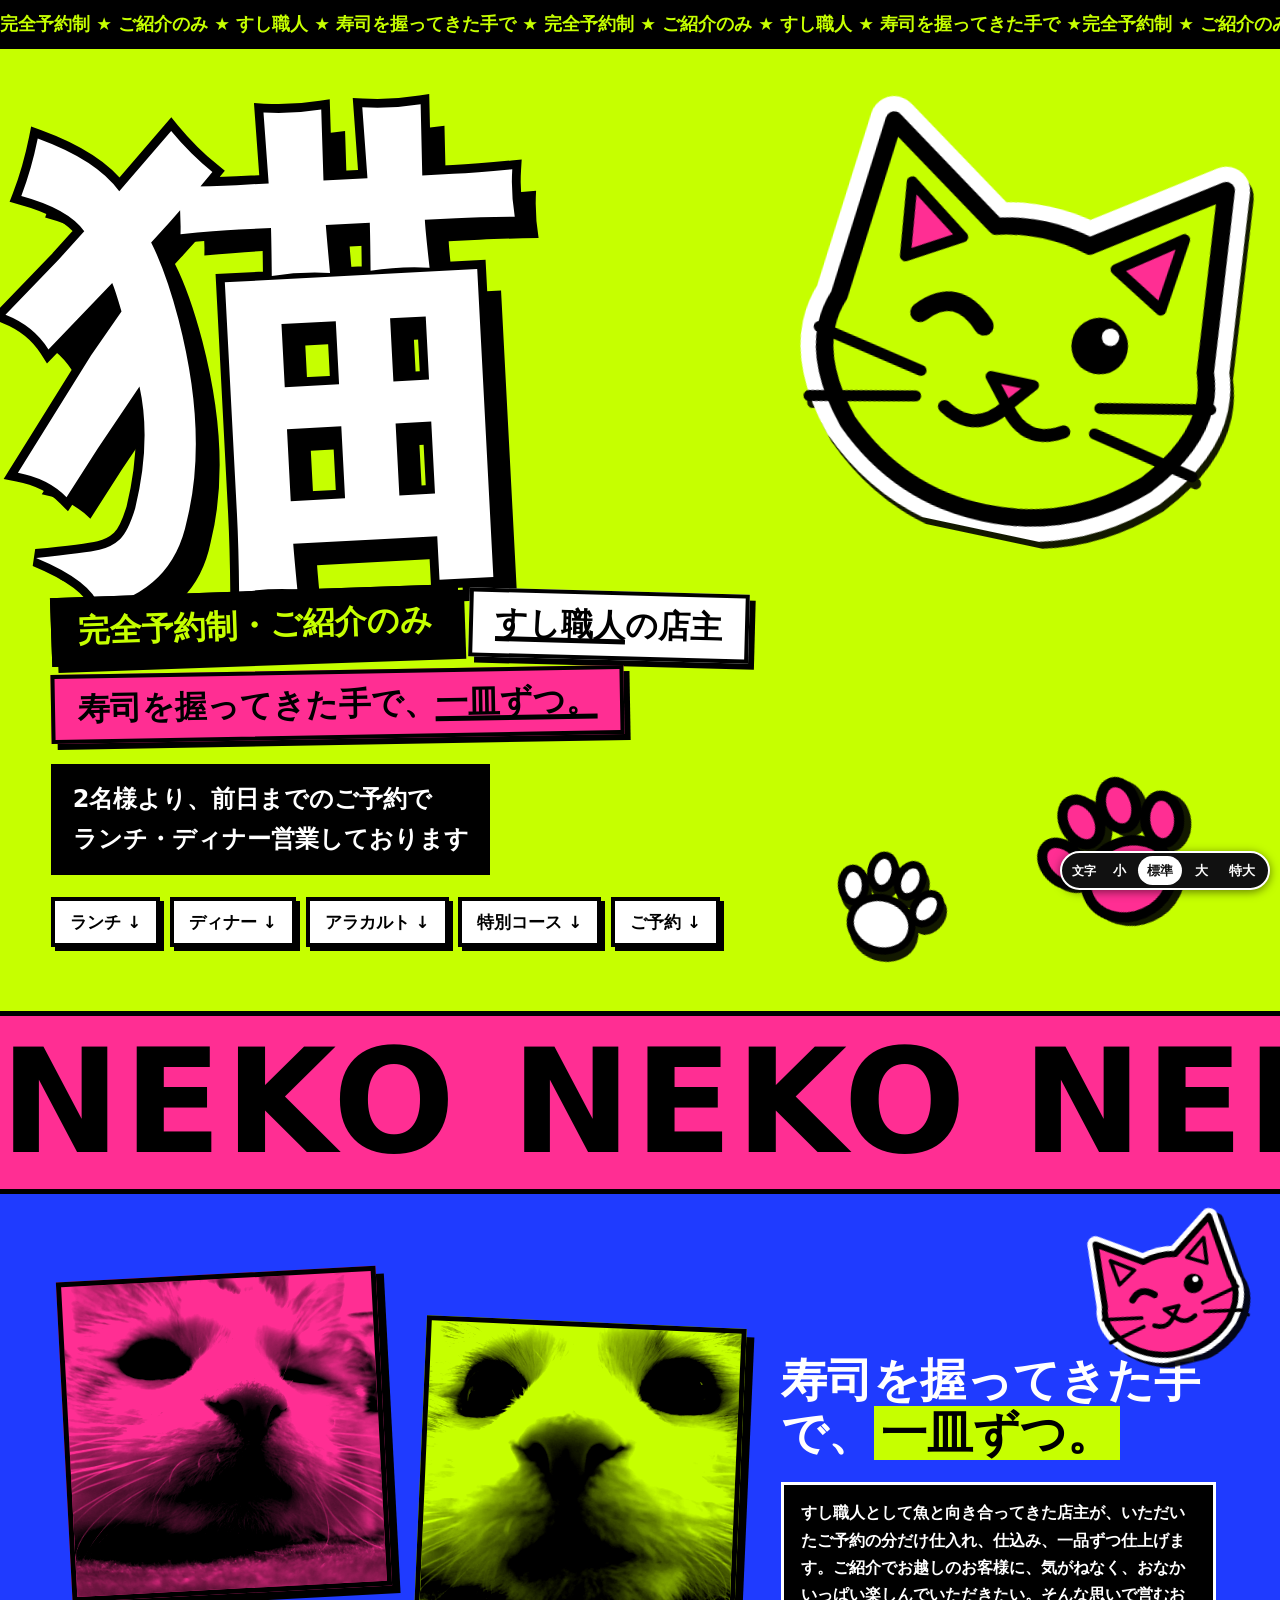
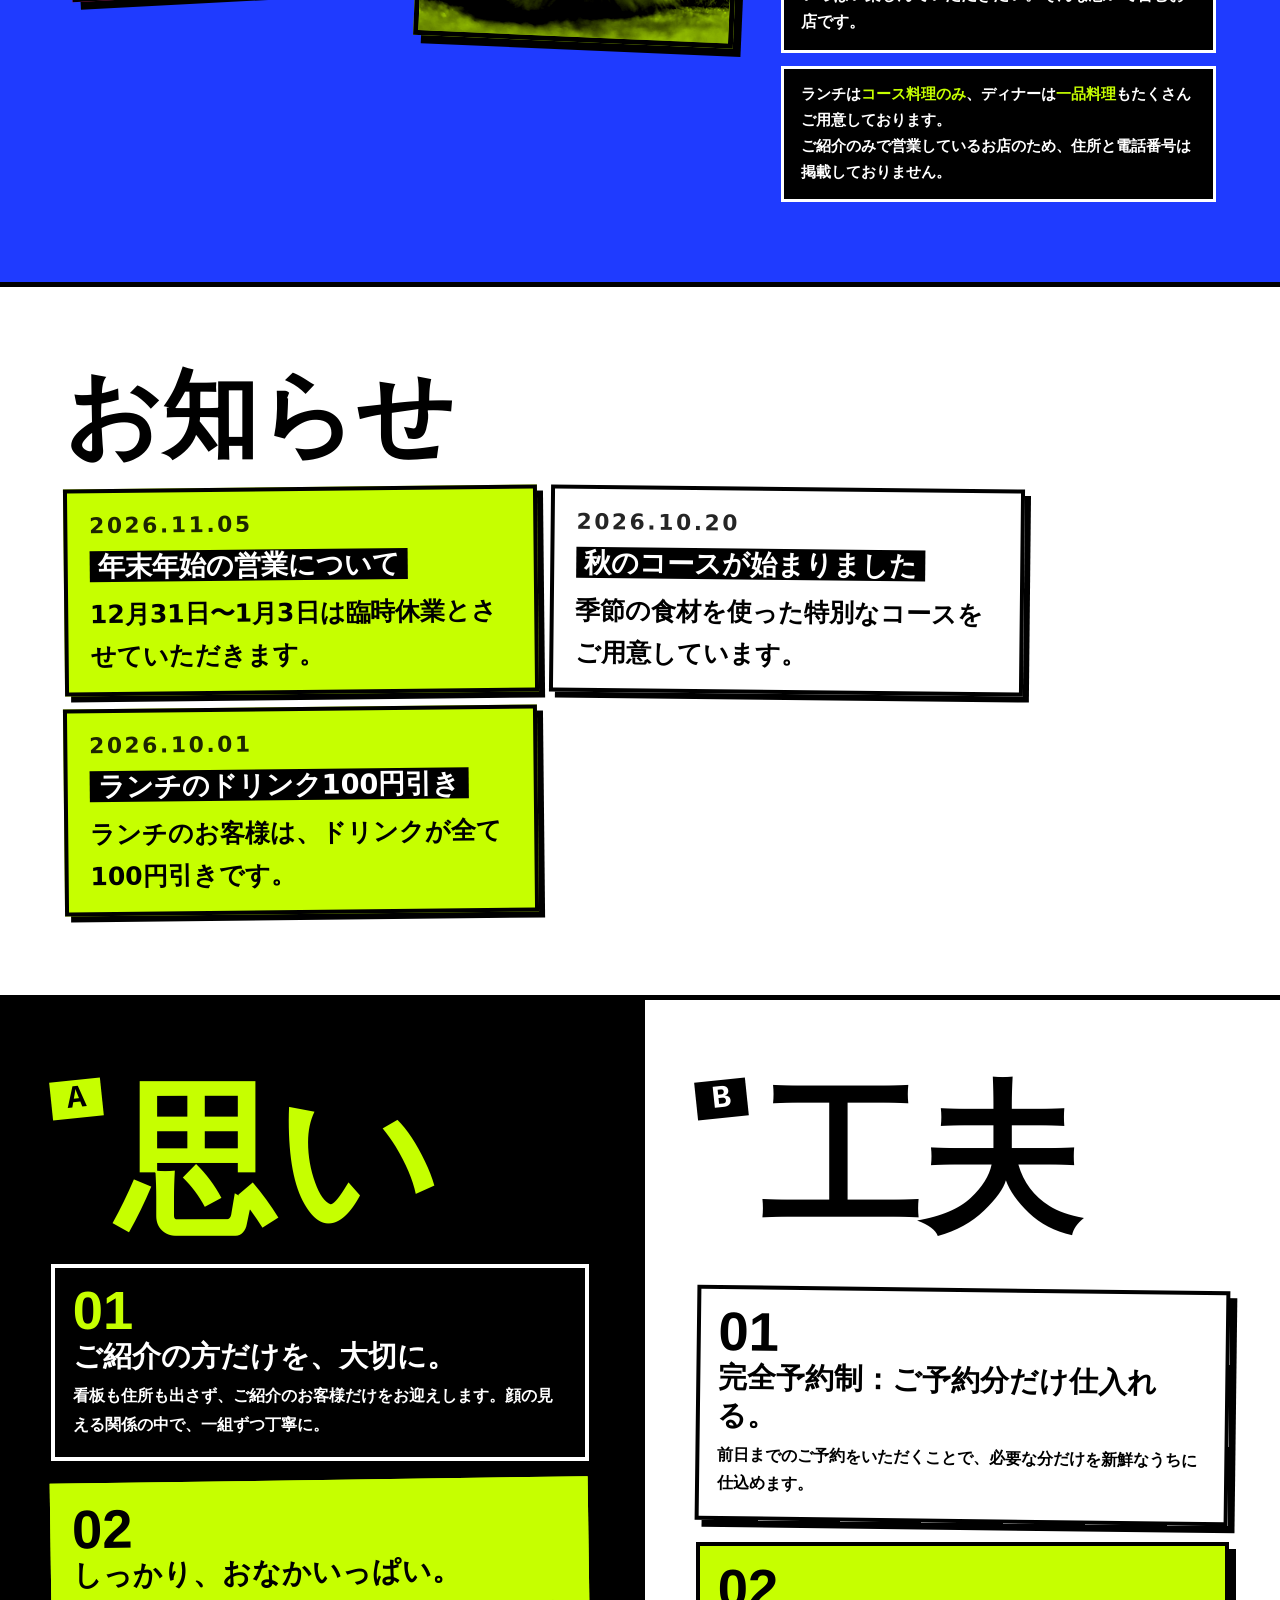
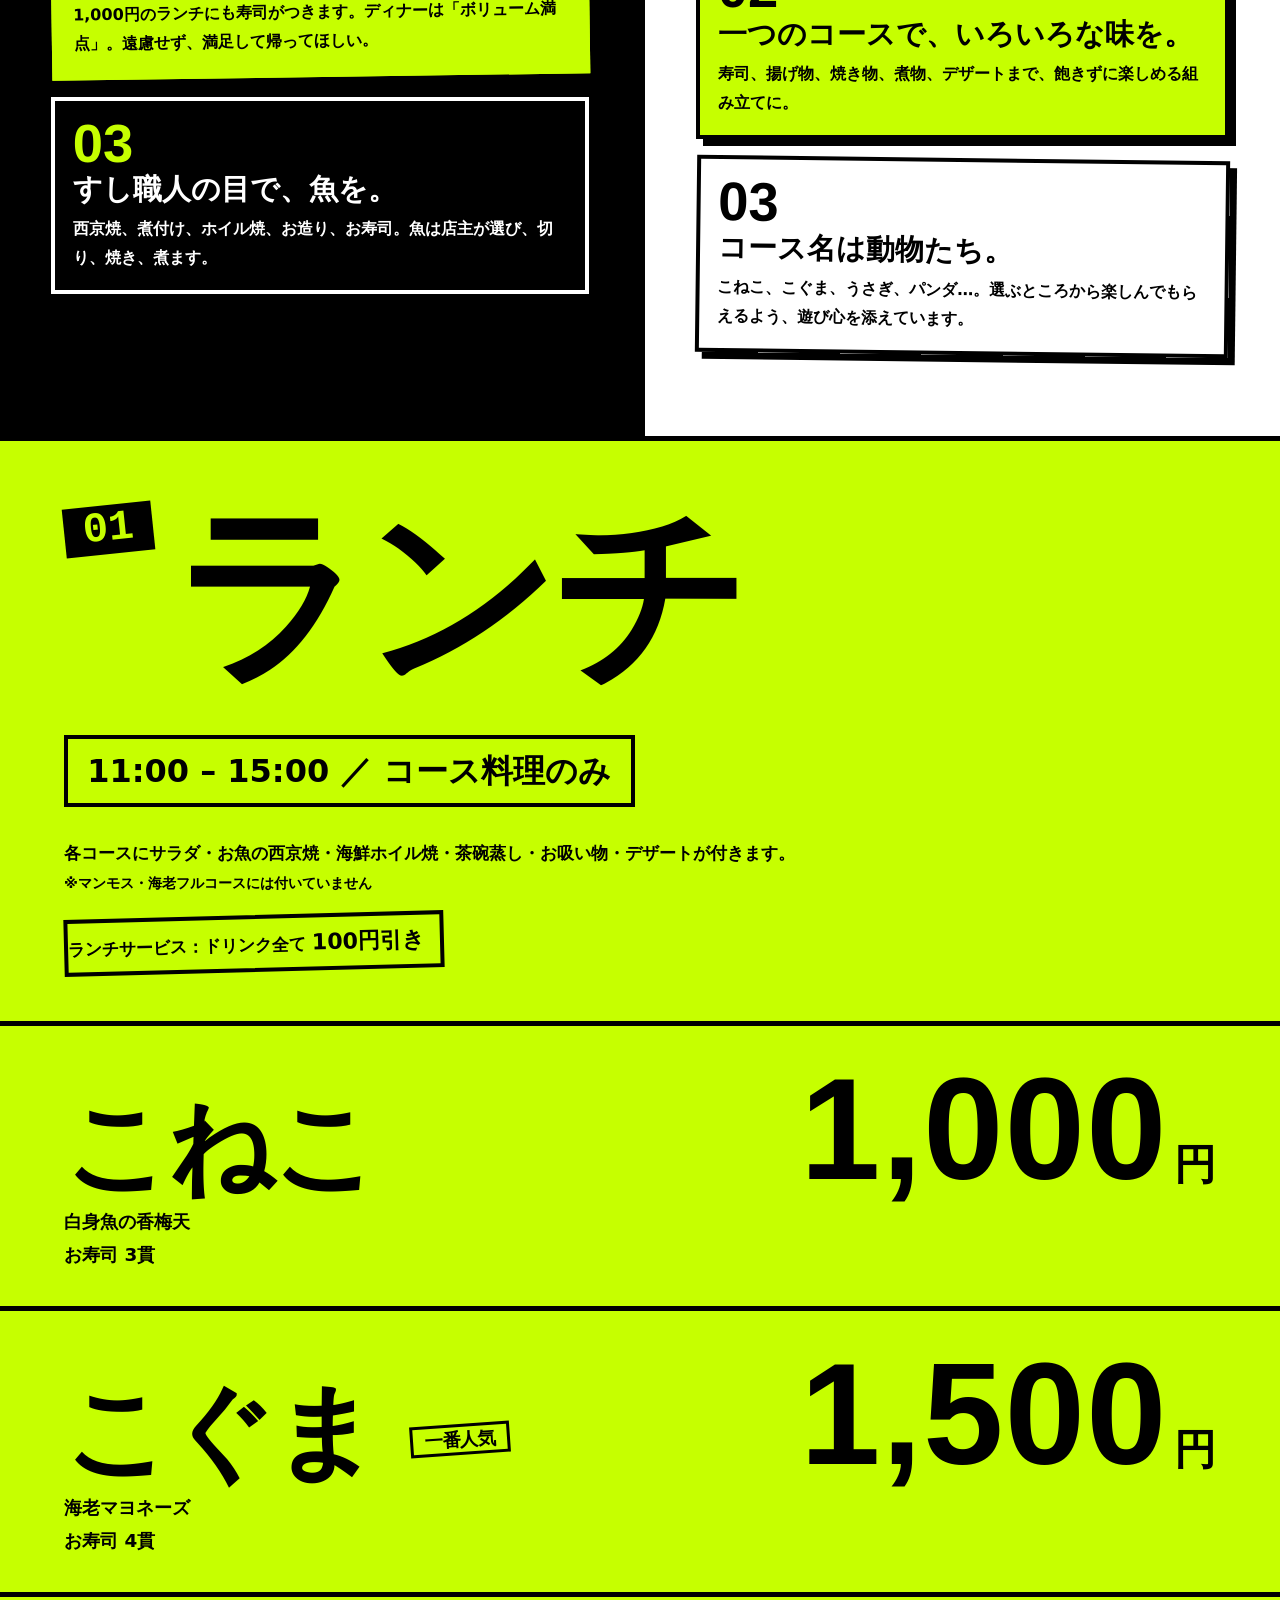
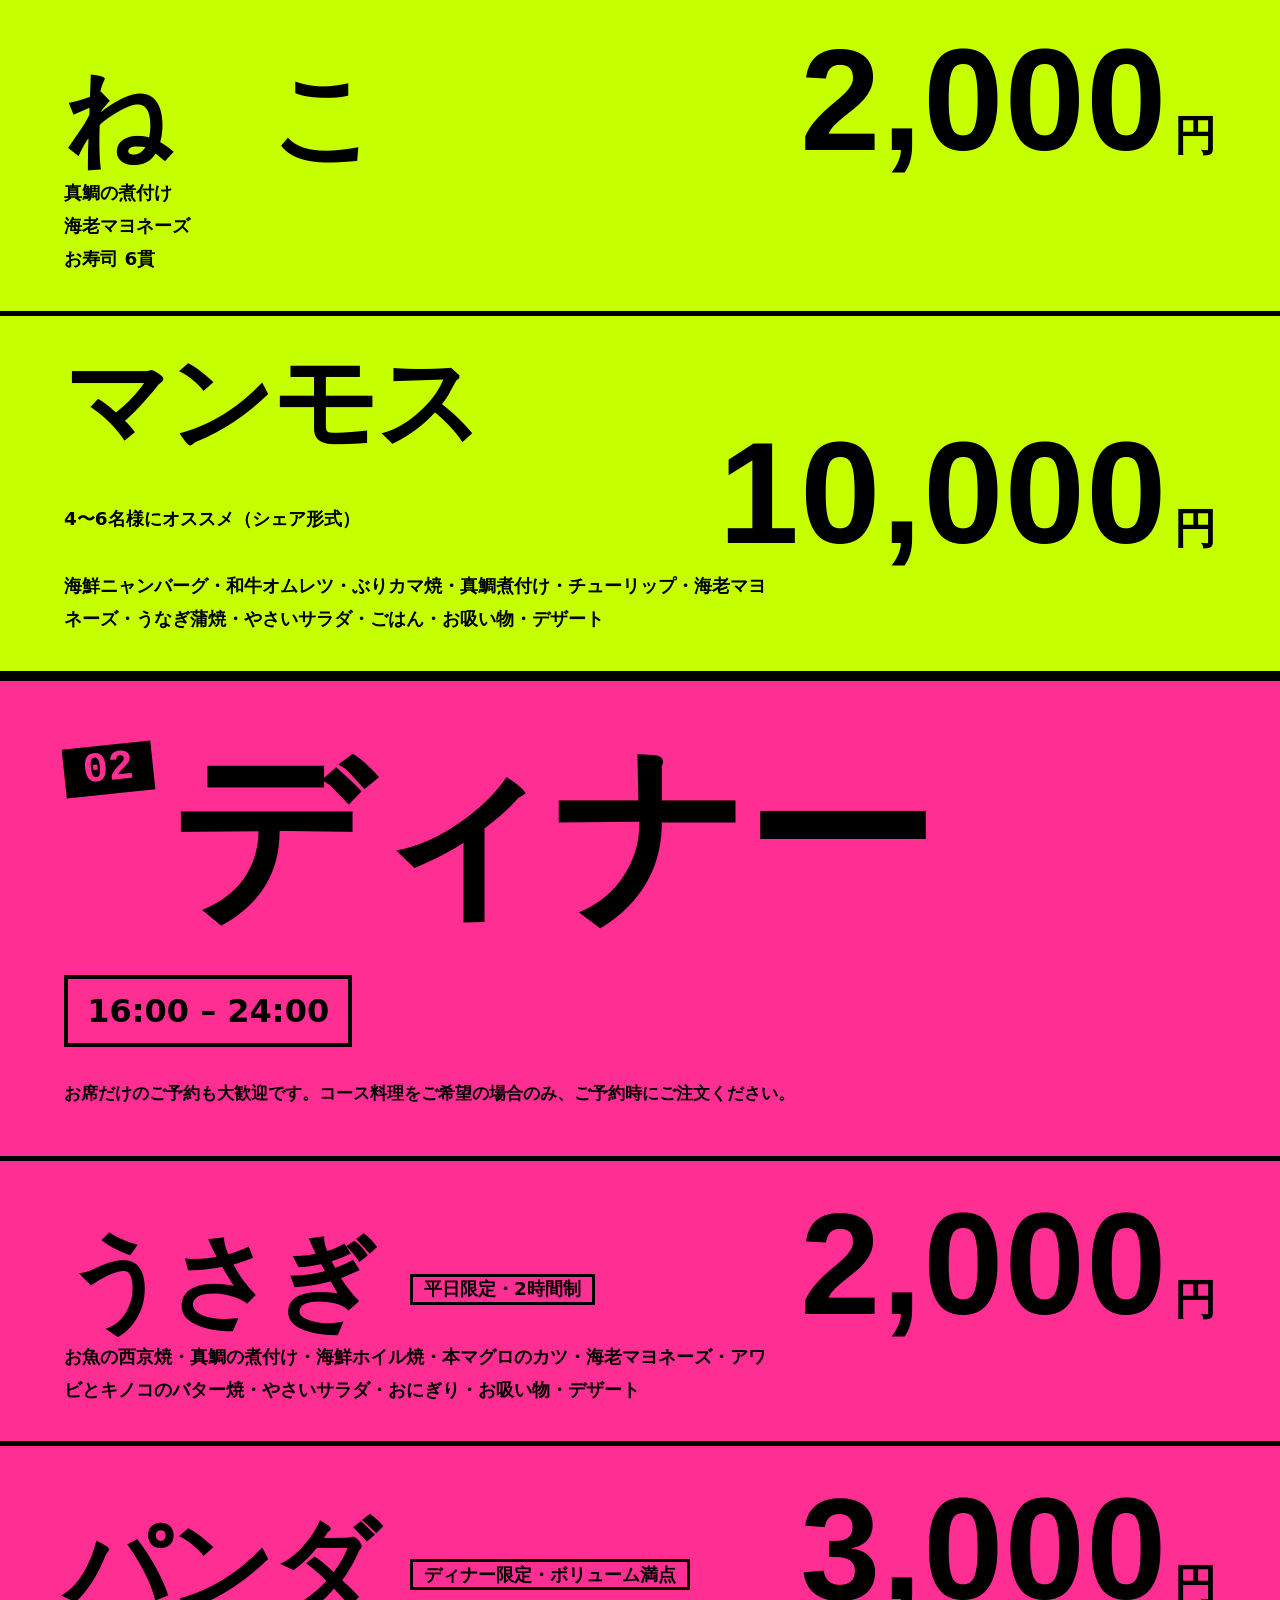
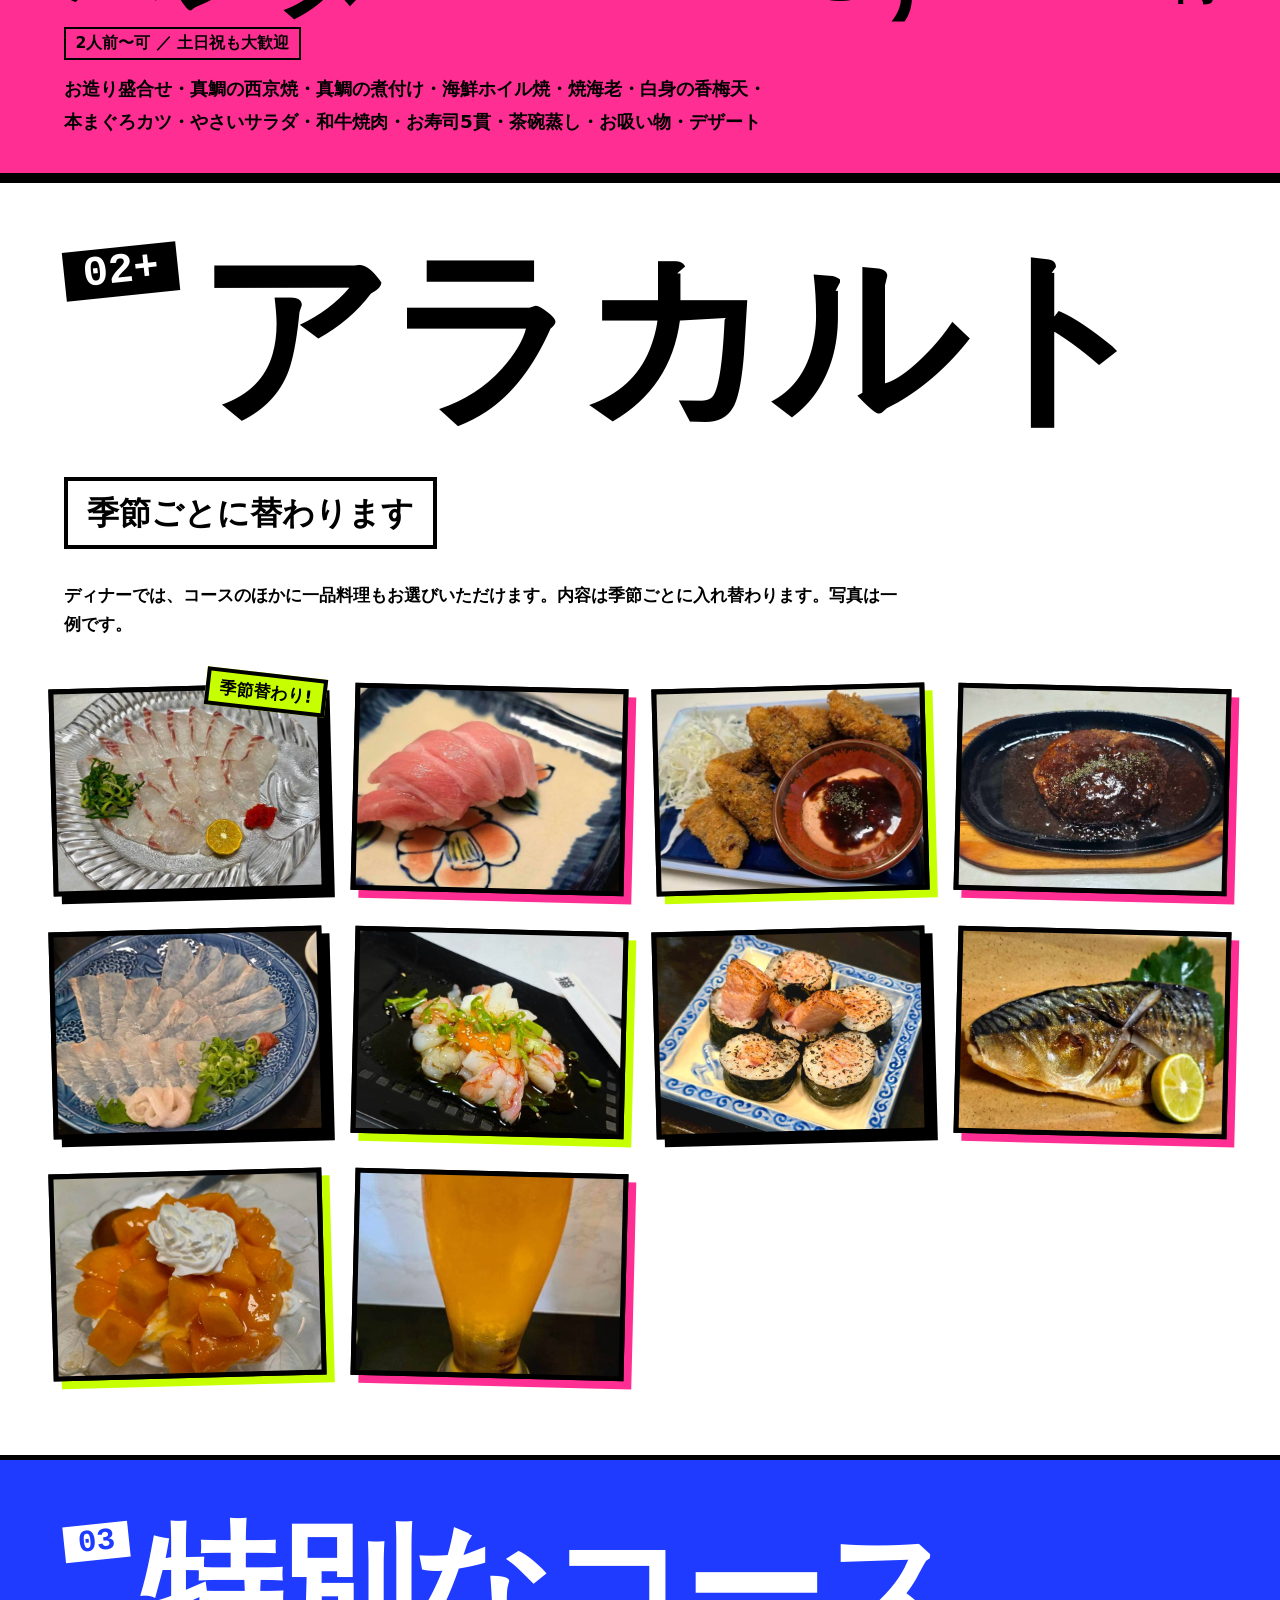
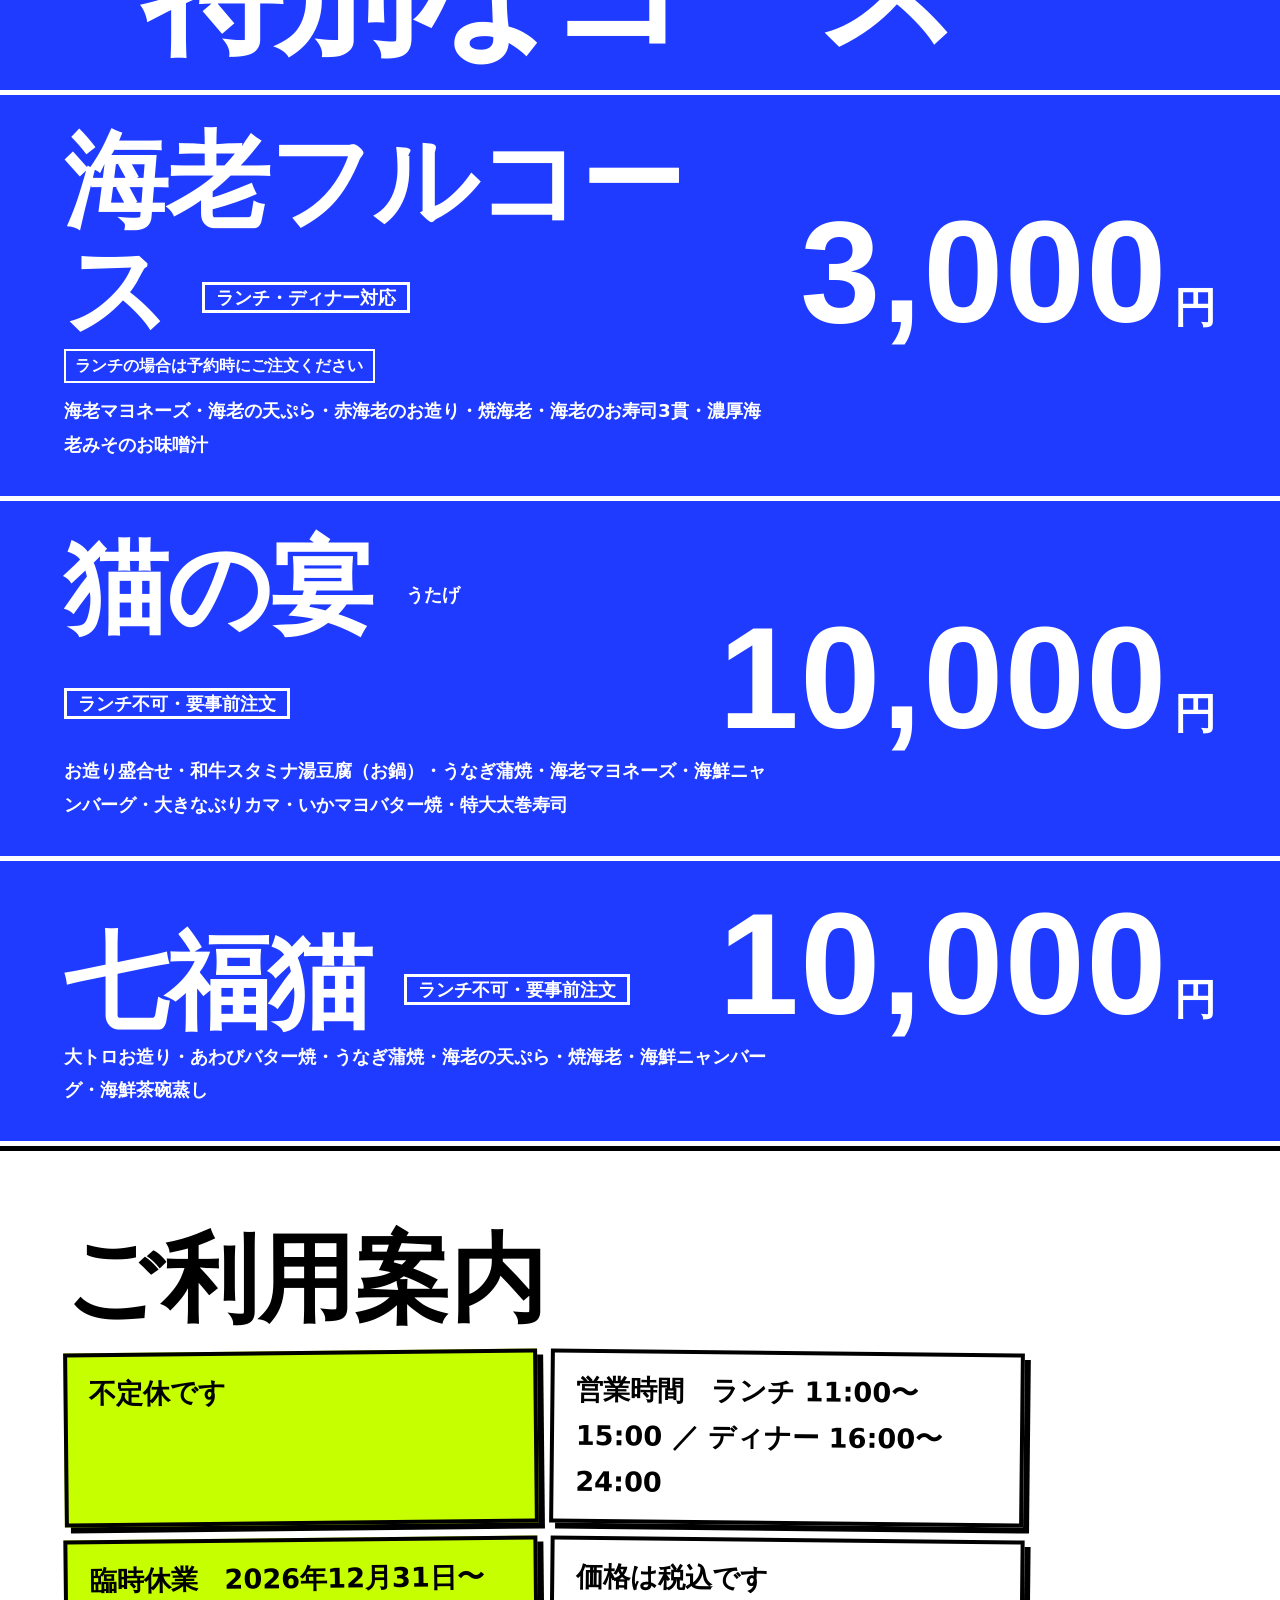
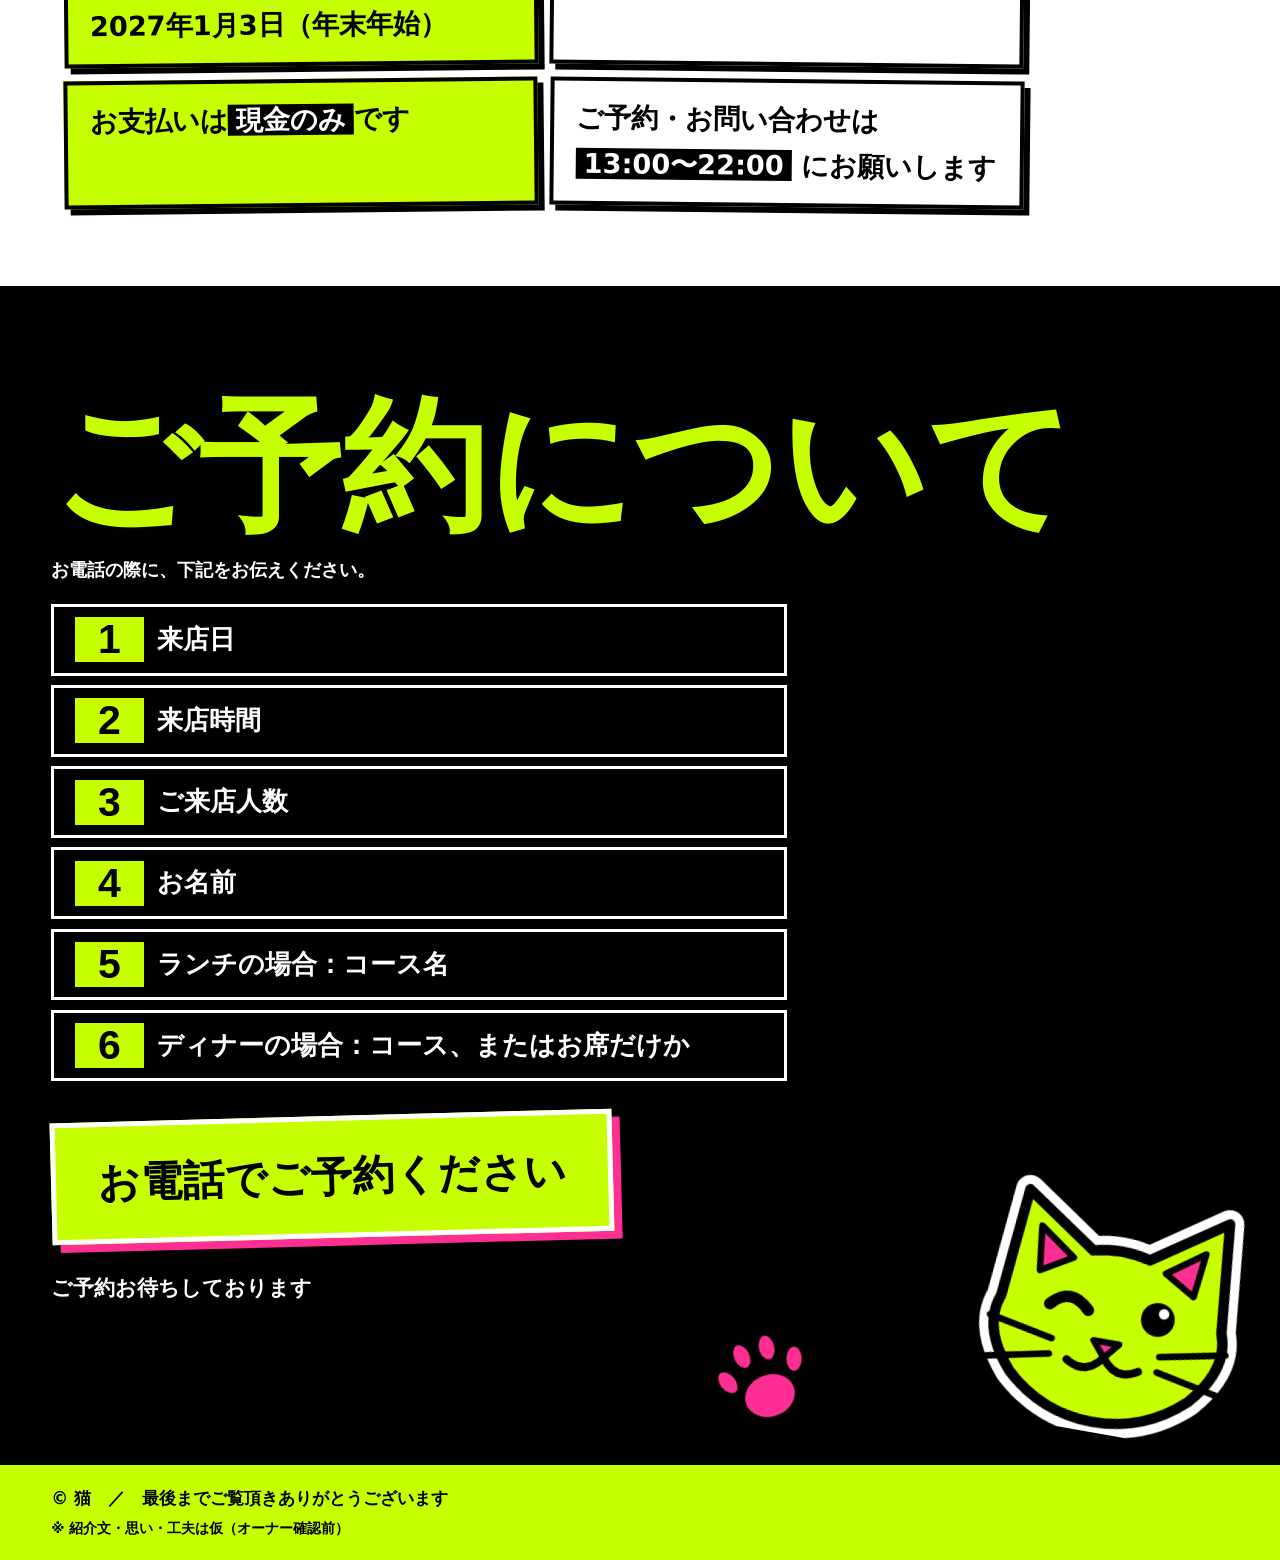
<file: h-pop/index.html>
<!DOCTYPE html>
<html lang="ja">
<head>
<meta charset="utf-8">
<meta name="viewport" content="width=device-width, initial-scale=1">
<meta name="robots" content="noindex, nofollow, noarchive, nosnippet, noimageindex">
<title>猫 | 完全予約制・ご紹介のみのお店</title>
<link rel="stylesheet" href="style.css">
</head>
<body>

<svg width="0" height="0" style="position:absolute" aria-hidden="true">
  <defs>
    <symbol id="cat" viewBox="0 0 200 190">
      <path d="M22 14 L78 52 Q100 46 122 52 L178 14 L186 98 Q196 124 170 154 Q140 182 100 182 Q60 182 30 154 Q4 124 14 98 Z" fill="#fff" stroke="#fff" stroke-width="22" stroke-linejoin="round"/>
      <path d="M22 14 L78 52 Q100 46 122 52 L178 14 L186 98 Q196 124 170 154 Q140 182 100 182 Q60 182 30 154 Q4 124 14 98 Z" fill="currentColor" stroke="#000" stroke-width="8" stroke-linejoin="round"/>
      <path d="M36 40 L64 60 L40 74 Z M164 40 L136 60 L160 74 Z" fill="#ff2e93" stroke="#000" stroke-width="5" stroke-linejoin="round"/>
      <path d="M52 98 Q66 82 82 98" fill="none" stroke="#000" stroke-width="9" stroke-linecap="round"/>
      <circle cx="136" cy="96" r="13" fill="#000"/><circle cx="140" cy="91" r="4" fill="#fff"/>
      <path d="M90 120 L110 120 L100 132 Z" fill="#ff2e93" stroke="#000" stroke-width="5" stroke-linejoin="round"/>
      <path d="M100 132 Q88 148 72 138 M100 132 Q112 148 128 138" fill="none" stroke="#000" stroke-width="6" stroke-linecap="round"/>
      <path d="M58 124 L8 114 M58 136 L10 146 M142 124 L192 114 M142 136 L190 146" stroke="#000" stroke-width="5" stroke-linecap="round"/>
    </symbol>
    <symbol id="paw" viewBox="0 0 100 100">
      <g fill="currentColor" stroke="#000" stroke-width="6" stroke-linejoin="round">
        <ellipse cx="50" cy="66" rx="26" ry="22"/>
        <ellipse cx="18" cy="42" rx="10" ry="14" transform="rotate(-20 18 42)"/>
        <ellipse cx="38" cy="24" rx="10" ry="14" transform="rotate(-6 38 24)"/>
        <ellipse cx="62" cy="24" rx="10" ry="14" transform="rotate(6 62 24)"/>
        <ellipse cx="82" cy="42" rx="10" ry="14" transform="rotate(20 82 42)"/>
      </g>
    </symbol>
  </defs>
</svg>

<div class="marquee top" aria-hidden="true">
  <div class="track">
    <span>完全予約制 ★ ご紹介のみ ★ すし職人 ★ 寿司を握ってきた手で ★ 完全予約制 ★ ご紹介のみ ★ すし職人 ★ 寿司を握ってきた手で ★ </span>
    <span>完全予約制 ★ ご紹介のみ ★ すし職人 ★ 寿司を握ってきた手で ★ 完全予約制 ★ ご紹介のみ ★ すし職人 ★ 寿司を握ってきた手で ★ </span>
  </div>
</div>

<header class="hero">
  <h1 aria-label="猫"><span class="big" aria-hidden="true">猫</span></h1>
  <svg class="stk s-cat" style="color:#c6ff00" role="img" aria-label="猫のイラスト"><use href="#cat"/></svg>
  <svg class="stk s-paw1" style="color:#ff2e93" aria-hidden="true"><use href="#paw"/></svg>
  <svg class="stk s-paw2" style="color:#fff" aria-hidden="true"><use href="#paw"/></svg>
  <div class="hero-tags">
    <p class="tag t1">完全予約制・ご紹介のみ</p>
    <p class="tag t2"><strong>すし職人</strong>の店主</p>
    <p class="tag t3">寿司を握ってきた手で、<strong>一皿ずつ。</strong></p>
  </div>
  <p class="hero-lead">2名様より、前日までのご予約で<br>ランチ・ディナー営業しております</p>
  <nav class="nav">
    <a href="#lunch">ランチ ↓</a>
    <a href="#dinner">ディナー ↓</a>
    <a href="#alacarte">アラカルト ↓</a>
    <a href="#special">特別コース ↓</a>
    <a href="#reserve">ご予約 ↓</a>
  </nav>
</header>

<div class="marquee mid" aria-hidden="true">
  <div class="track">
    <span>NEKO NEKO NEKO NEKO NEKO NEKO NEKO NEKO NEKO NEKO NEKO NEKO </span>
    <span>NEKO NEKO NEKO NEKO NEKO NEKO NEKO NEKO NEKO NEKO NEKO NEKO </span>
  </div>
</div>

<main>

<section class="zine">
  <figure class="ph p1"><img src="images/neko1.png" alt="ごろんとくつろぐ猫"></figure>
  <figure class="ph p2"><img src="images/neko2.png" alt="こちらを見つめる猫"></figure>
  <div class="zine-text">
    <p class="mega">寿司を握ってきた手で、<mark>一皿ずつ。</mark></p>
    <p class="note">すし職人として魚と向き合ってきた店主が、いただいたご予約の分だけ仕入れ、仕込み、一品ずつ仕上げます。ご紹介でお越しのお客様に、気がねなく、おなかいっぱい楽しんでいただきたい。そんな思いで営むお店です。</p>
    <p class="note n2">ランチは<strong>コース料理のみ</strong>、ディナーは<strong>一品料理</strong>もたくさんご用意しております。<br>ご紹介のみで営業しているお店のため、住所と電話番号は掲載しておりません。</p>
  </div>
  <svg class="stk s-cat2" style="color:#ff2e93" aria-hidden="true"><use href="#cat"/></svg>
</section>

<!-- お知らせ（サンプル：管理画面で入力した内容がここに表示されます） -->
<section class="info news" id="news">
  <h2>お知らせ</h2>
  <ul>
    <li><span class="nw-date">2026.11.05</span><strong>年末年始の営業について</strong><span class="nw-body">12月31日〜1月3日は臨時休業とさせていただきます。</span></li>
    <li><span class="nw-date">2026.10.20</span><strong>秋のコースが始まりました</strong><span class="nw-body">季節の食材を使った特別なコースをご用意しています。</span></li>
    <li><span class="nw-date">2026.10.01</span><strong>ランチのドリンク100円引き</strong><span class="nw-body">ランチのお客様は、ドリンクが全て100円引きです。</span></li>
  </ul>
</section>

<section class="why">
  <div class="why-col omoi">
    <h2><span class="no">A</span>思い</h2>
    <ol>
      <li><b>ご紹介の方だけを、大切に。</b><span>看板も住所も出さず、ご紹介のお客様だけをお迎えします。顔の見える関係の中で、一組ずつ丁寧に。</span></li>
      <li><b>しっかり、おなかいっぱい。</b><span>1,000円のランチにも寿司がつきます。ディナーは「ボリューム満点」。遠慮せず、満足して帰ってほしい。</span></li>
      <li><b>すし職人の目で、魚を。</b><span>西京焼、煮付け、ホイル焼、お造り、お寿司。魚は店主が選び、切り、焼き、煮ます。</span></li>
    </ol>
  </div>
  <div class="why-col kufu">
    <h2><span class="no">B</span>工夫</h2>
    <ol>
      <li><b>完全予約制：ご予約分だけ仕入れる。</b><span>前日までのご予約をいただくことで、必要な分だけを新鮮なうちに仕込めます。</span></li>
      <li><b>一つのコースで、いろいろな味を。</b><span>寿司、揚げ物、焼き物、煮物、デザートまで、飽きずに楽しめる組み立てに。</span></li>
      <li><b>コース名は動物たち。</b><span>こねこ、こぐま、うさぎ、パンダ…。選ぶところから楽しんでもらえるよう、遊び心を添えています。</span></li>
    </ol>
  </div>
</section>

<section id="lunch" class="menu lunch">
  <div class="sec-head">
    <h2><span class="no">01</span>ランチ</h2>
    <p class="time">11:00 – 15:00 ／ コース料理のみ</p>
  </div>
  <p class="lead">各コースにサラダ・お魚の西京焼・海鮮ホイル焼・茶碗蒸し・お吸い物・デザートが付きます。<br>
  <span class="small">※マンモス・海老フルコースには付いていません</span></p>
  <p class="service">ランチサービス：ドリンク全て <strong>100円引き</strong></p>

  <ul class="list">
    <li class="row" tabindex="0">
      <h3 class="name">こねこ</h3>
      <p class="price"><b>1,000</b><span>円</span></p>
      <div class="desc"><p>白身魚の香梅天<br>お寿司 3貫</p></div>
    </li>
    <li class="row" tabindex="0">
      <h3 class="name">こぐま <em class="pop">一番人気</em></h3>
      <p class="price"><b>1,500</b><span>円</span></p>
      <div class="desc"><p>海老マヨネーズ<br>お寿司 4貫</p></div>
    </li>
    <li class="row" tabindex="0">
      <h3 class="name">ね　こ</h3>
      <p class="price"><b>2,000</b><span>円</span></p>
      <div class="desc"><p>真鯛の煮付け<br>海老マヨネーズ<br>お寿司 6貫</p></div>
    </li>
    <li class="row" tabindex="0">
      <h3 class="name">マンモス <small>4〜6名様にオススメ（シェア形式）</small></h3>
      <p class="price"><b>10,000</b><span>円</span></p>
      <div class="desc"><p>海鮮ニャンバーグ・和牛オムレツ・ぶりカマ焼・真鯛煮付け・チューリップ・海老マヨネーズ・うなぎ蒲焼・やさいサラダ・ごはん・お吸い物・デザート</p></div>
    </li>
  </ul>
</section>

<section id="dinner" class="menu dinner">
  <div class="sec-head">
    <h2><span class="no">02</span>ディナー</h2>
    <p class="time">16:00 – 24:00</p>
  </div>
  <p class="lead">お席だけのご予約も大歓迎です。コース料理をご希望の場合のみ、ご予約時にご注文ください。</p>

  <ul class="list">
    <li class="row" tabindex="0">
      <h3 class="name">うさぎ <em class="tagline">平日限定・2時間制</em></h3>
      <p class="price"><b>2,000</b><span>円</span></p>
      <div class="desc"><p>お魚の西京焼・真鯛の煮付け・海鮮ホイル焼・本マグロのカツ・海老マヨネーズ・アワビとキノコのバター焼・やさいサラダ・おにぎり・お吸い物・デザート</p></div>
    </li>
    <li class="row" tabindex="0">
      <h3 class="name">パンダ <em class="tagline">ディナー限定・ボリューム満点</em></h3>
      <p class="price"><b>3,000</b><span>円</span></p>
      <div class="desc"><p class="small">2人前〜可 ／ 土日祝も大歓迎</p><p>お造り盛合せ・真鯛の西京焼・真鯛の煮付け・海鮮ホイル焼・焼海老・白身の香梅天・本まぐろカツ・やさいサラダ・和牛焼肉・お寿司5貫・茶碗蒸し・お吸い物・デザート</p></div>
    </li>
  </ul>
</section>

<section id="alacarte" class="menu ala">
  <div class="sec-head">
    <h2><span class="no">02+</span>アラカルト</h2>
    <p class="time">季節ごとに替わります</p>
  </div>
  <p class="lead">ディナーでは、コースのほかに一品料理もお選びいただけます。内容は季節ごとに入れ替わります。写真は一例です。</p>
  <ul class="ala-grid">
    <li><figure><img src="images/dishes/sashimi-27.jpg" alt="魚の形のガラス皿に盛られた白身魚のお造り" width="900" height="500" loading="lazy"></figure></li>
    <li><figure><img src="images/dishes/sushi-78.jpg" alt="絵付けの皿に載ったまぐろのにぎり" width="900" height="416" loading="lazy"></figure></li>
    <li><figure><img src="images/dishes/fry-8.jpg" alt="青い角皿に盛られた揚げ物とソース" width="900" height="461" loading="lazy"></figure></li>
    <li><figure><img src="images/dishes/grill-35.jpg" alt="鉄板に載ったハンバーグ" width="900" height="512" loading="lazy"></figure></li>
    <li><figure><img src="images/dishes/sashimi-99.jpg" alt="藍色の大皿に薄く引いたお造り" width="900" height="501" loading="lazy"></figure></li>
    <li><figure><img src="images/dishes/ippin-46.jpg" alt="海老と卵黄を和えた一品" width="900" height="544" loading="lazy"></figure></li>
    <li><figure><img src="images/dishes/sushi-88.jpg" alt="青い絵付けの角皿に盛られた巻き寿司" width="900" height="528" loading="lazy"></figure></li>
    <li><figure><img src="images/dishes/grill-31.jpg" alt="すだちを添えた焼き魚" width="900" height="467" loading="lazy"></figure></li>
    <li><figure><img src="images/dishes/sweet-1.jpg" alt="ガラスの器のマンゴーのデザート" width="900" height="534" loading="lazy"></figure></li>
    <li><figure><img src="images/dishes/drink-96.jpg" alt="背の高いグラスに注がれたビール" width="471" height="900" loading="lazy"></figure></li>
  </ul>
</section>

<section id="special" class="menu special">
  <div class="sec-head">
    <h2><span class="no">03</span>特別なコース</h2>
  </div>

  <ul class="list">
    <li class="row" tabindex="0">
      <h3 class="name">海老フルコース <em class="tagline">ランチ・ディナー対応</em></h3>
      <p class="price"><b>3,000</b><span>円</span></p>
      <div class="desc"><p class="small">ランチの場合は予約時にご注文ください</p><p>海老マヨネーズ・海老の天ぷら・赤海老のお造り・焼海老・海老のお寿司3貫・濃厚海老みそのお味噌汁</p></div>
    </li>
    <li class="row" tabindex="0">
      <h3 class="name">猫の宴 <small>うたげ</small> <em class="tagline">ランチ不可・要事前注文</em></h3>
      <p class="price"><b>10,000</b><span>円</span></p>
      <div class="desc"><p>お造り盛合せ・和牛スタミナ湯豆腐（お鍋）・うなぎ蒲焼・海老マヨネーズ・海鮮ニャンバーグ・大きなぶりカマ・いかマヨバター焼・特大太巻寿司</p></div>
    </li>
    <li class="row" tabindex="0">
      <h3 class="name">七福猫 <em class="tagline">ランチ不可・要事前注文</em></h3>
      <p class="price"><b>10,000</b><span>円</span></p>
      <div class="desc"><p>大トロお造り・あわびバター焼・うなぎ蒲焼・海老の天ぷら・焼海老・海鮮ニャンバーグ・海鮮茶碗蒸し</p></div>
    </li>
  </ul>
</section>

<section class="info">
  <h2>ご利用案内</h2>
  <ul>
    <li>不定休です</li>
    <li>営業時間　ランチ 11:00〜15:00 ／ ディナー 16:00〜24:00</li>
    <li>臨時休業　2026年12月31日〜2027年1月3日（年末年始）</li>
    <li>価格は税込です</li>
    <li>お支払いは<strong>現金のみ</strong>です</li>
    <li>ご予約・お問い合わせは <strong>13:00〜22:00</strong> にお願いします</li>
  </ul>
</section>

<section id="reserve" class="reserve">
  <h2>ご予約について</h2>
  <p class="lead">お電話の際に、下記をお伝えください。</p>
  <ol>
    <li>来店日</li>
    <li>来店時間</li>
    <li>ご来店人数</li>
    <li>お名前</li>
    <li>ランチの場合：コース名</li>
    <li>ディナーの場合：コース、またはお席だけか</li>
  </ol>
  <span class="btn">お電話でご予約ください</span>
  <p class="thanks">ご予約お待ちしております</p>
  <svg class="stk s-cat3" style="color:#c6ff00" aria-hidden="true"><use href="#cat"/></svg>
  <svg class="stk s-paw3" style="color:#ff2e93" aria-hidden="true"><use href="#paw"/></svg>
</section>

</main>

<footer>
  <p>© 猫　／　最後までご覧頂きありがとうございます</p>
  <p class="draft">※ 紹介文・思い・工夫は仮（オーナー確認前）</p>
</footer>

<script src="fontsize.js"></script>
</body>
</html>
</file>
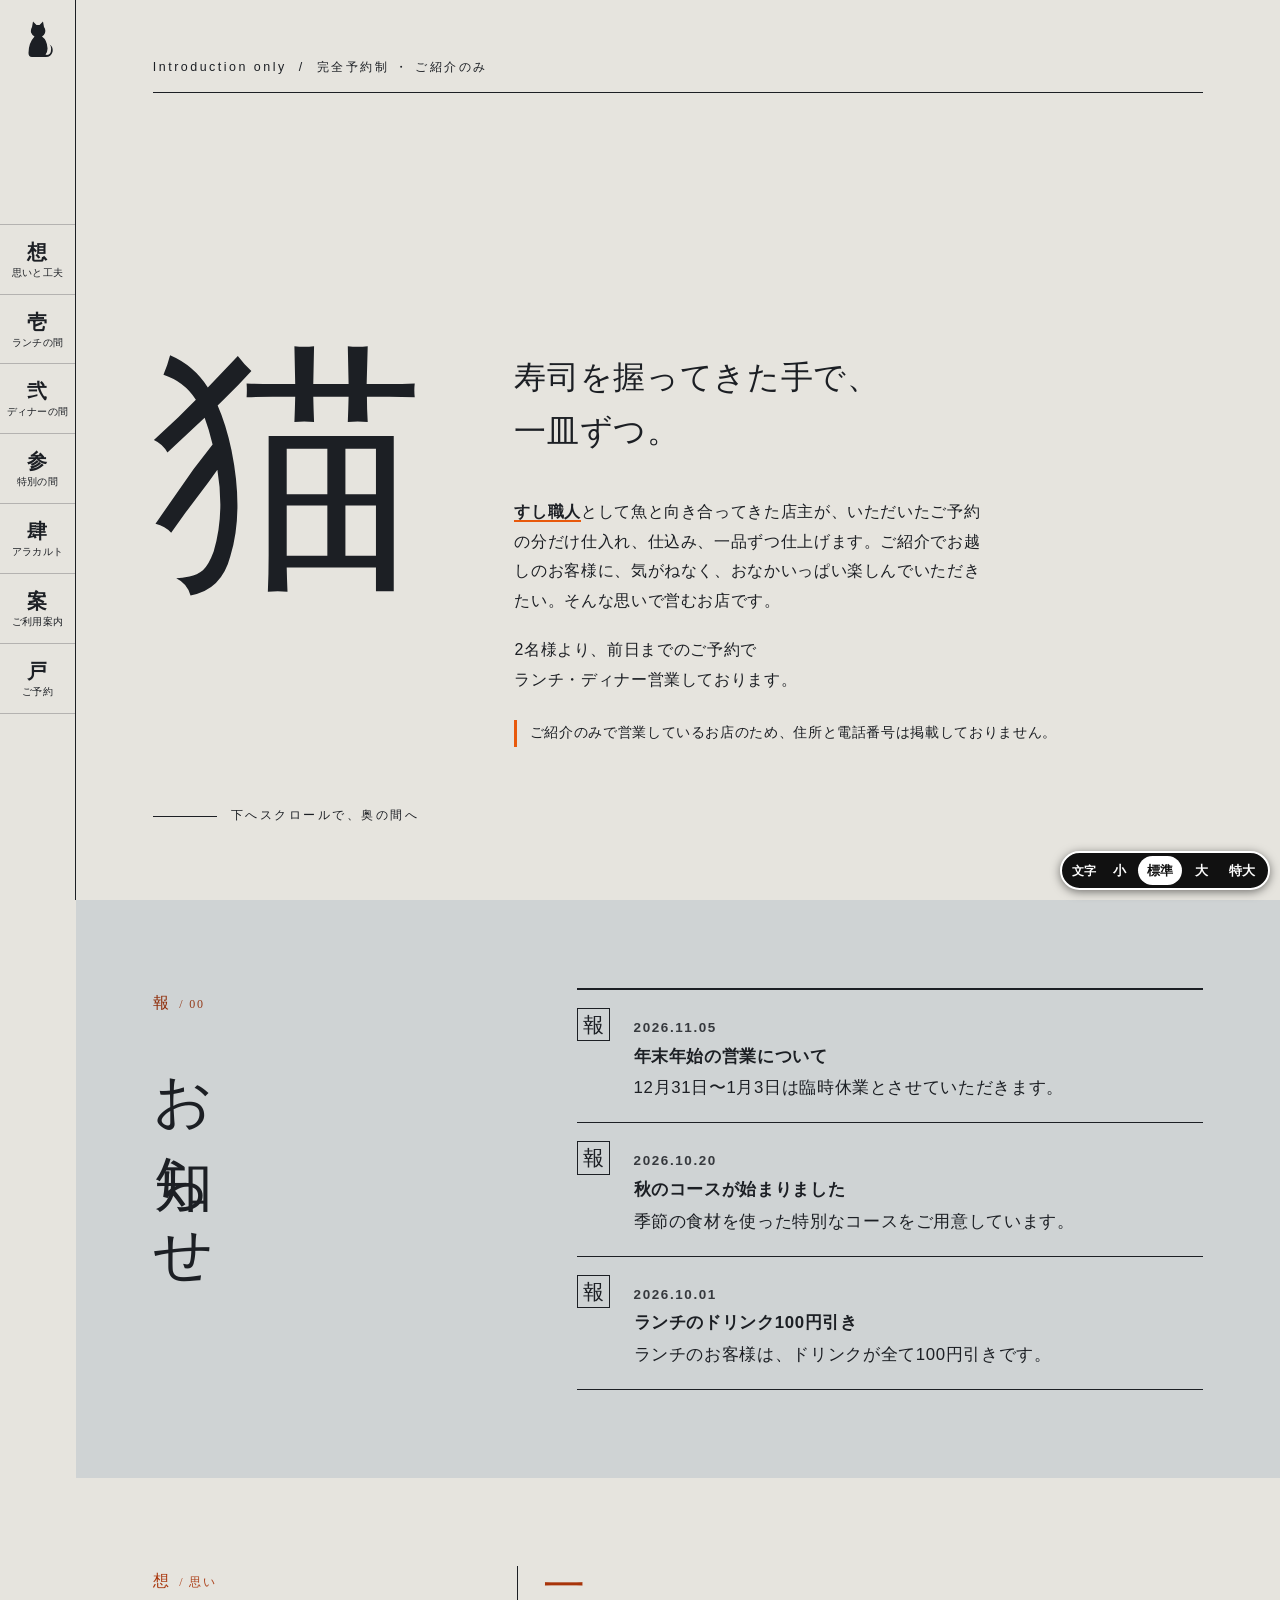
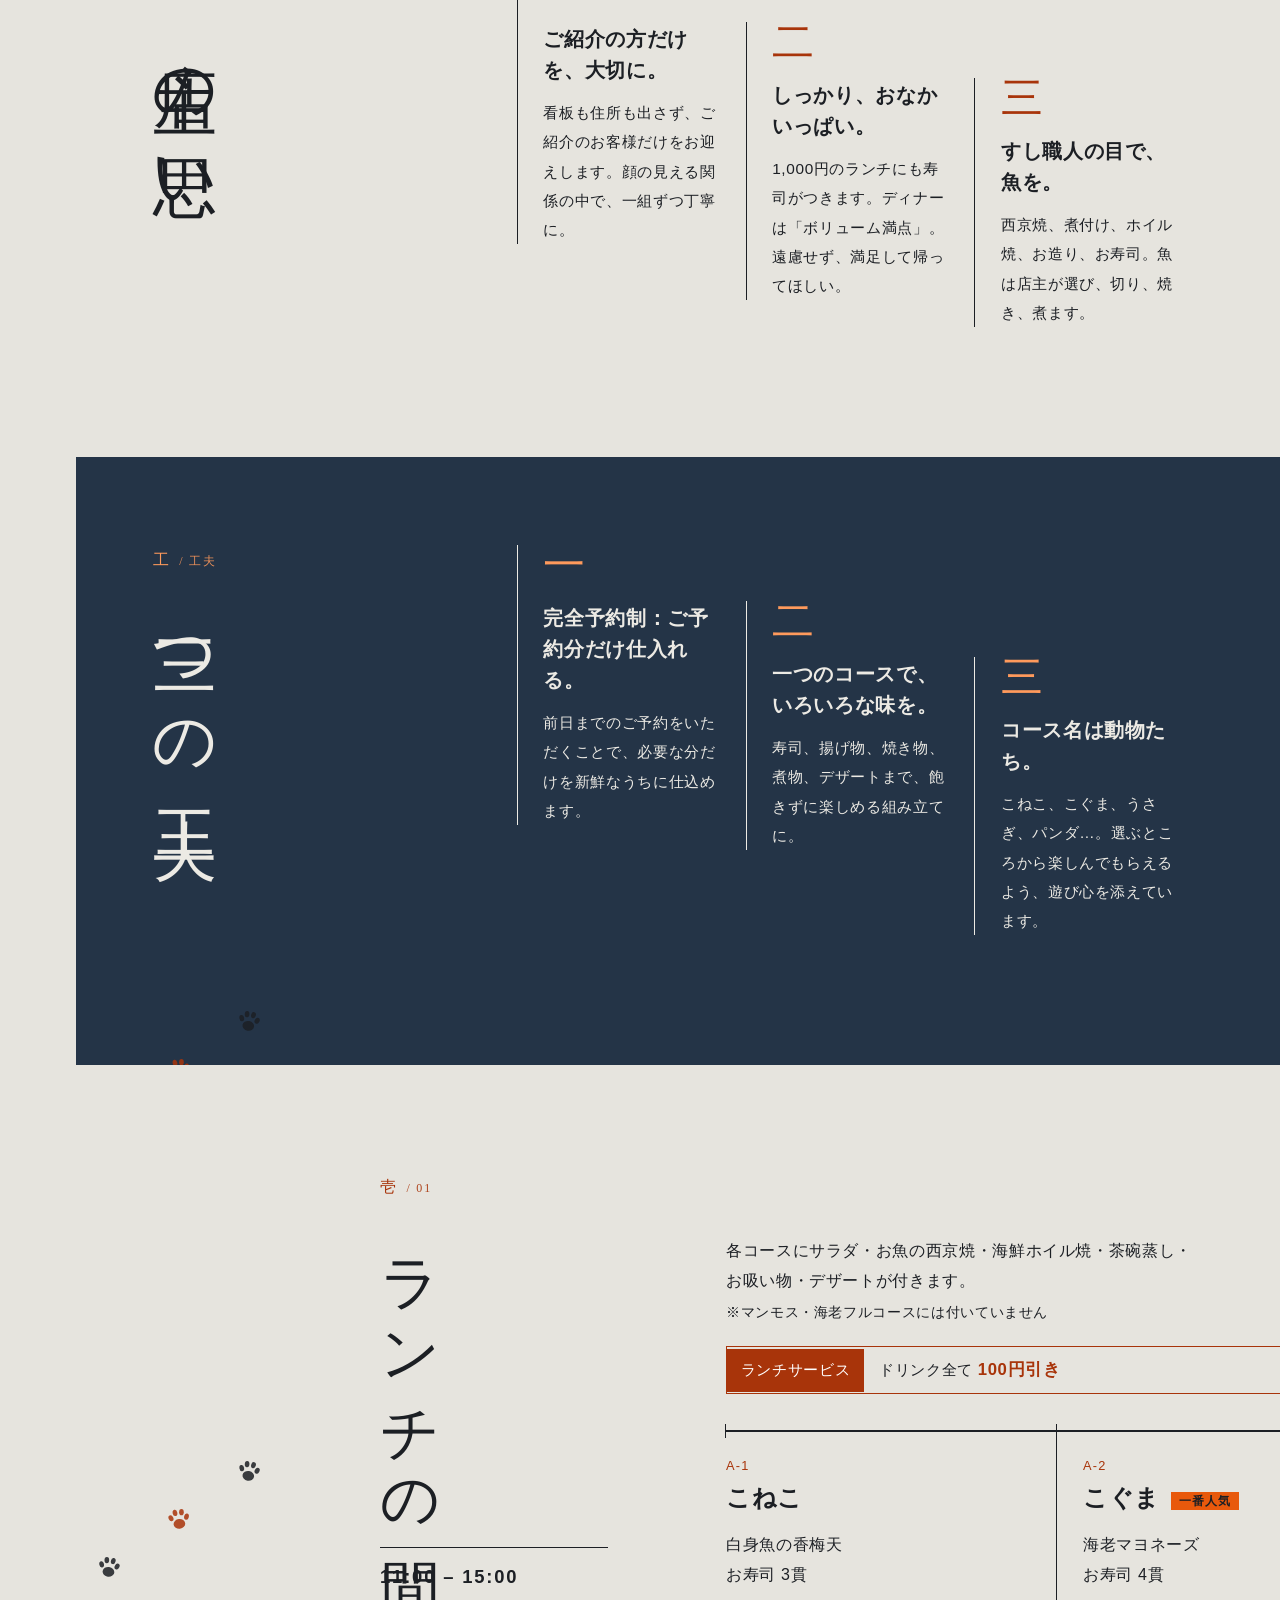
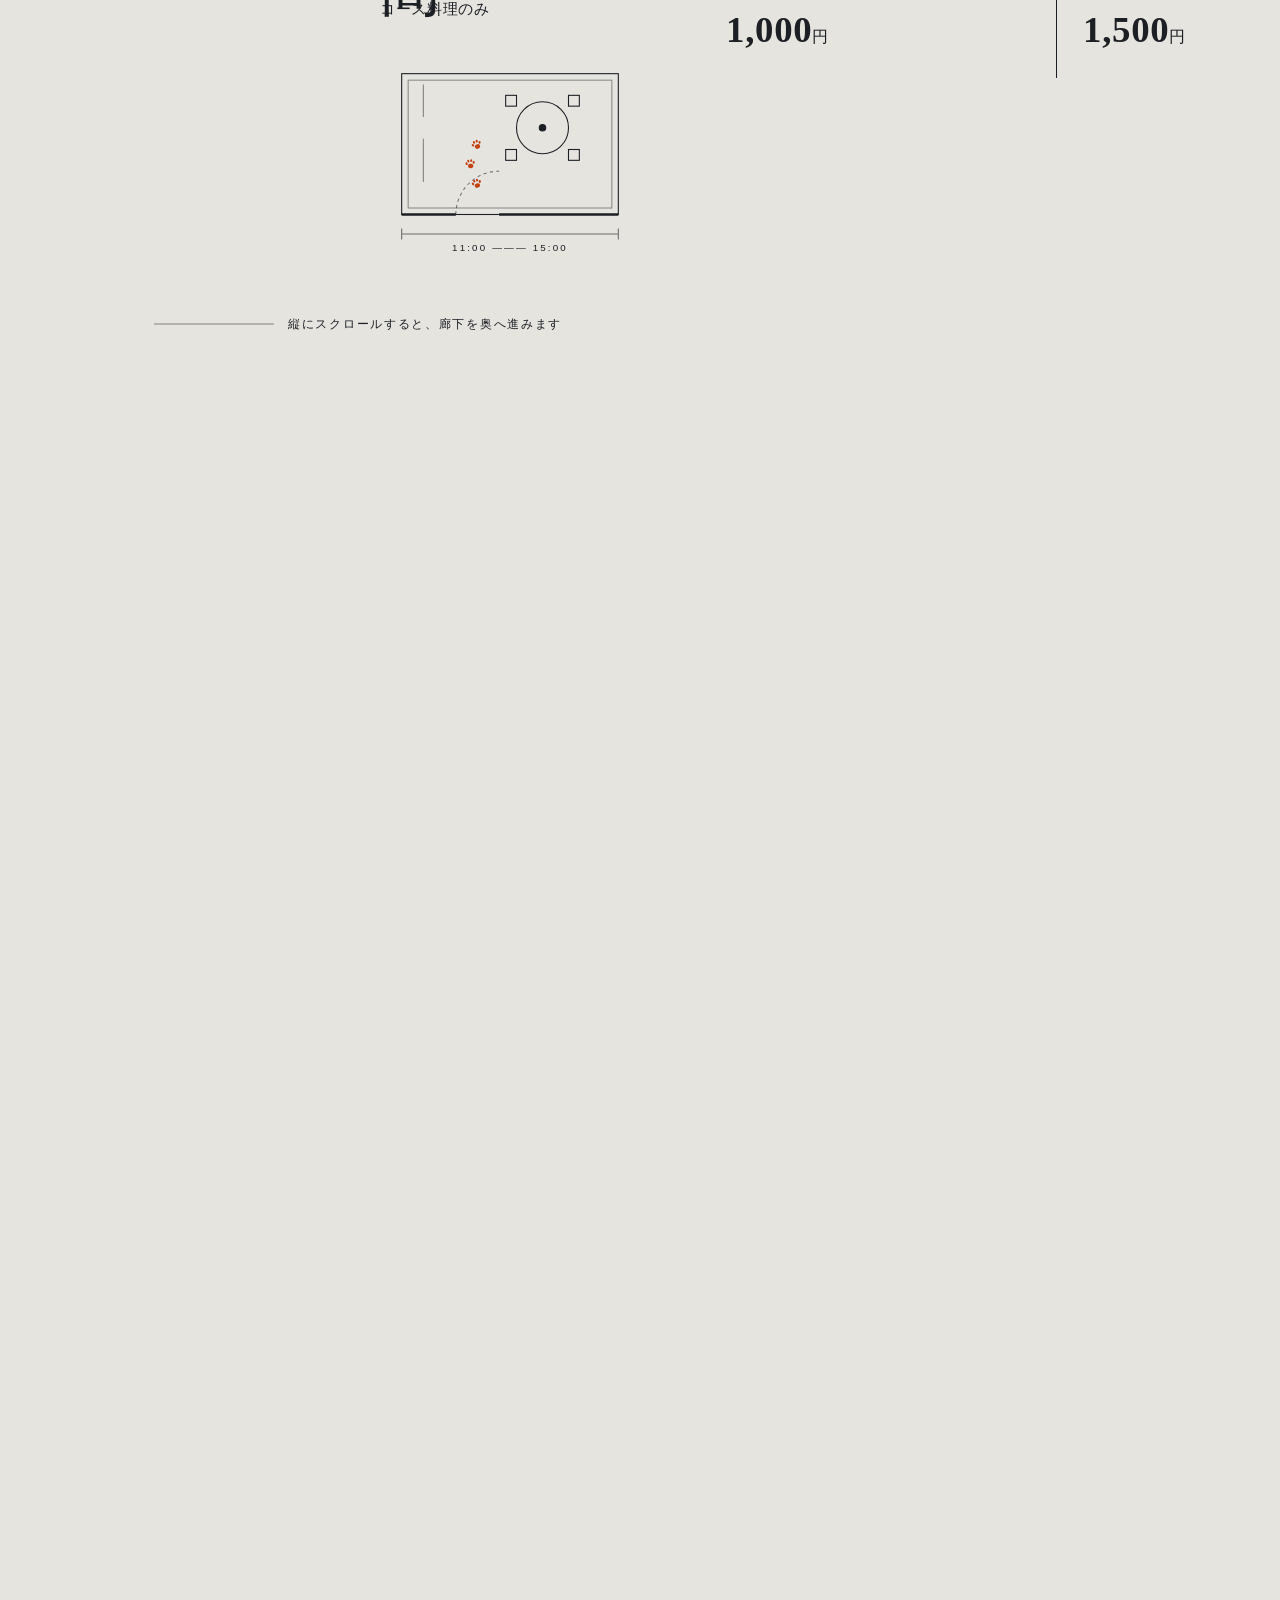
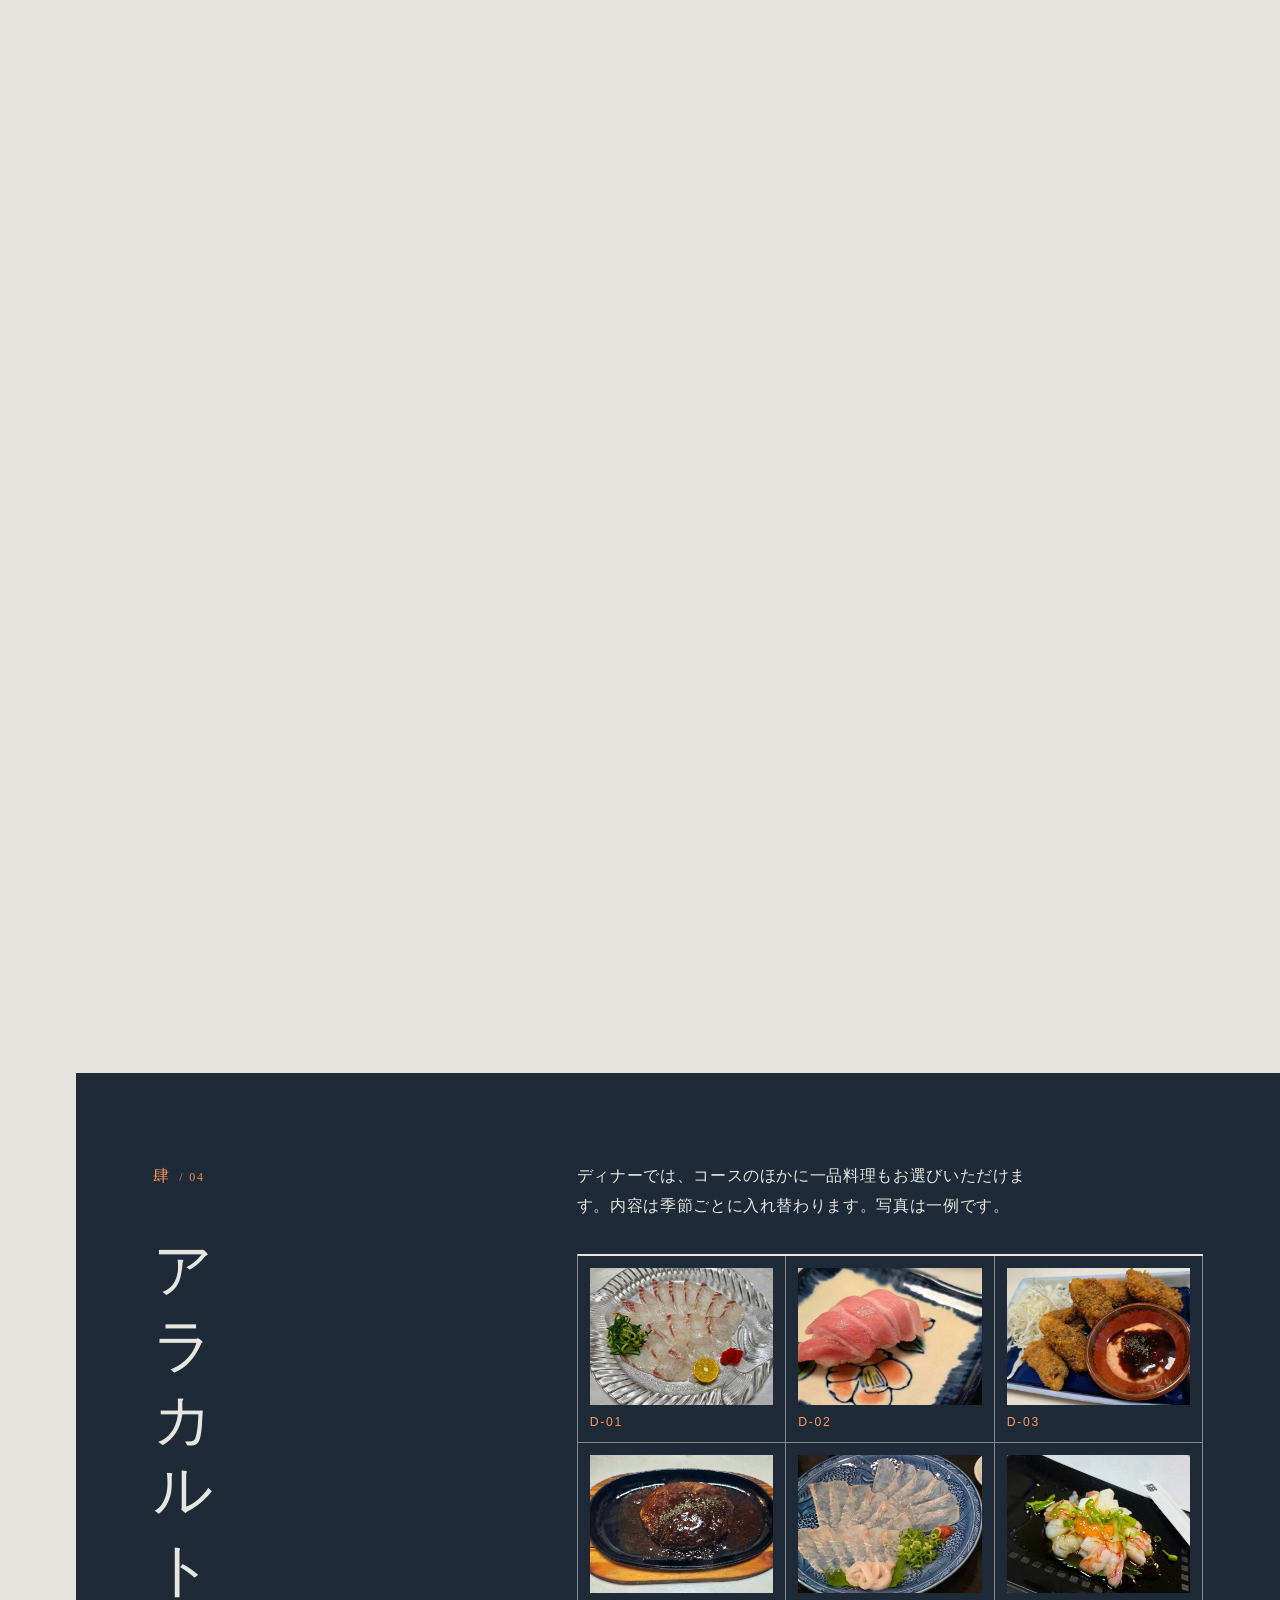
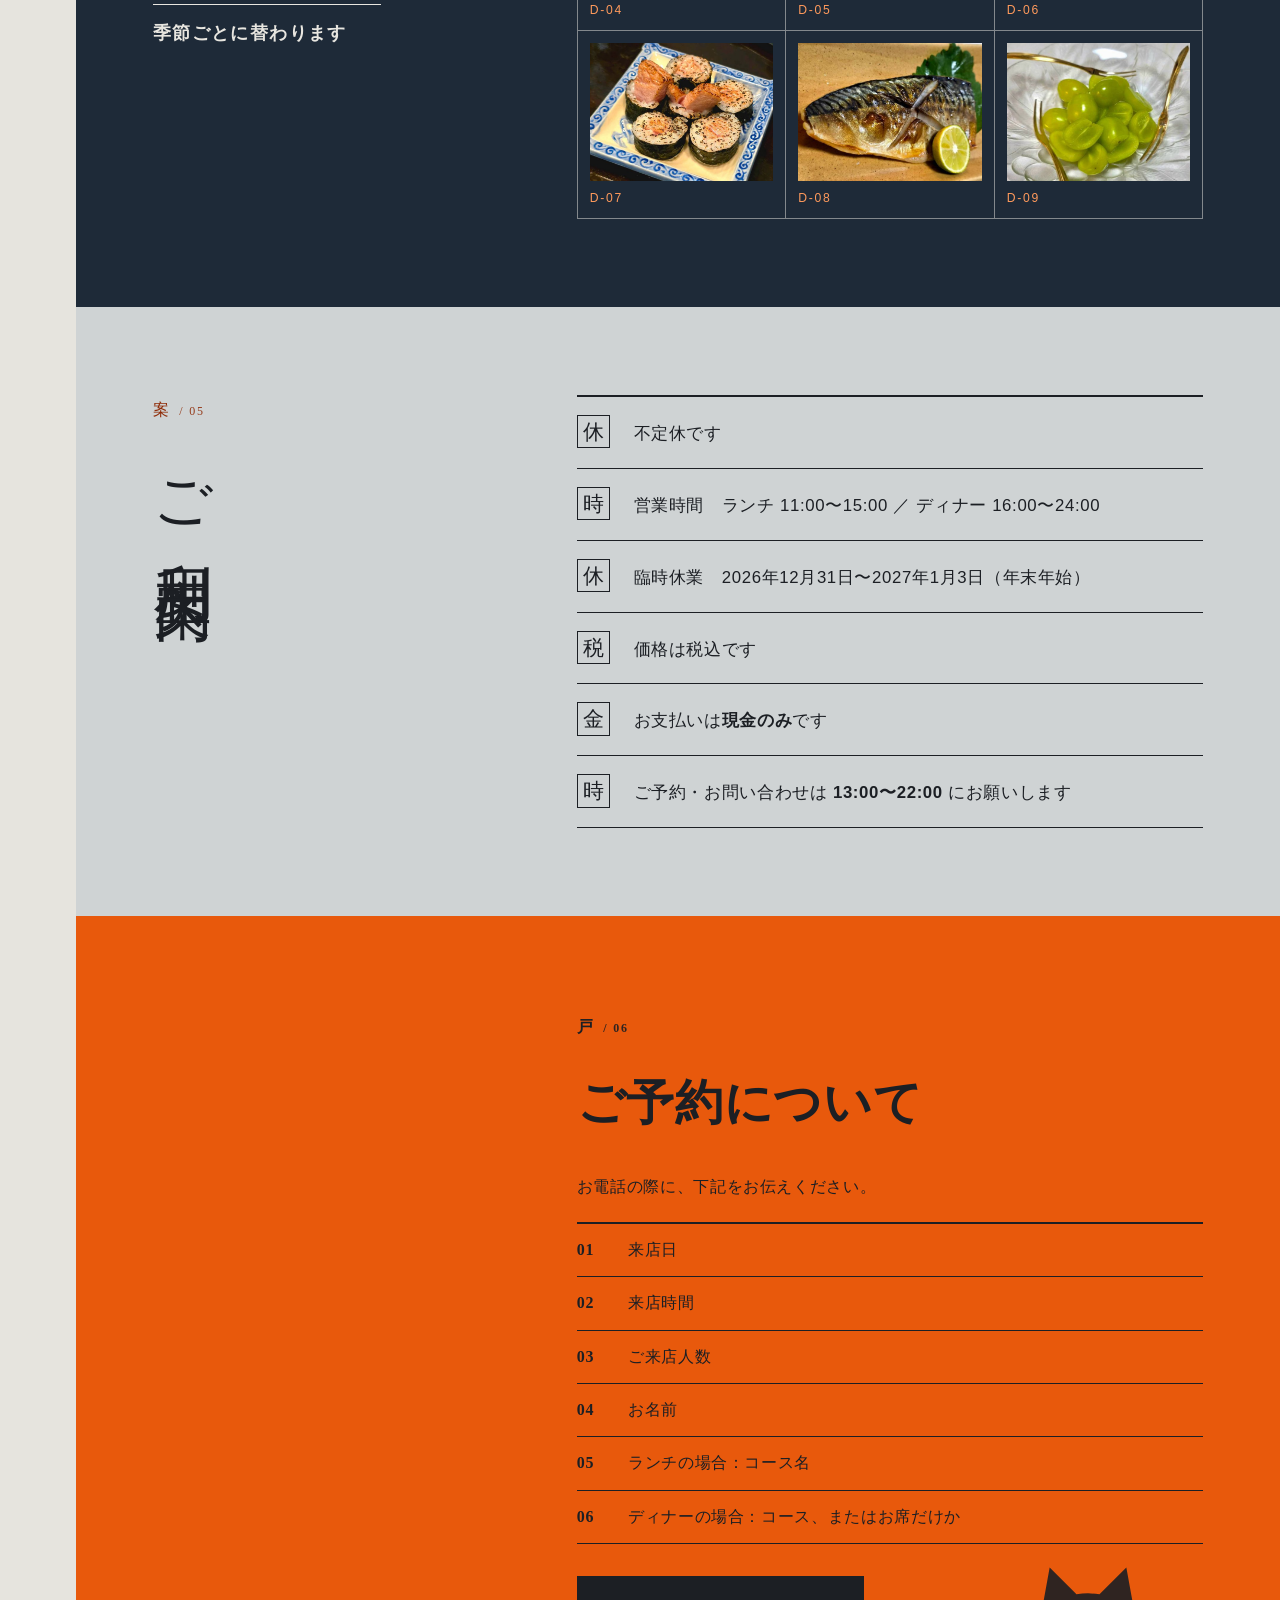
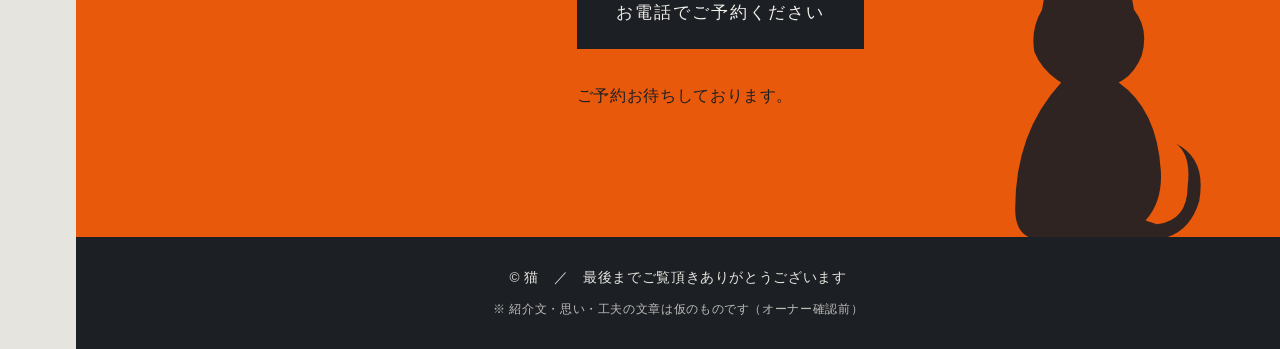
<file: i-kakurega/index.html>
<!DOCTYPE html>
<html lang="ja">
<head>
<meta charset="utf-8">
<meta name="viewport" content="width=device-width, initial-scale=1">
<meta name="robots" content="noindex, nofollow, noarchive, nosnippet, noimageindex">
<meta name="googlebot" content="noindex, nofollow">
<title>猫 | 完全予約制・ご紹介のみのお店</title>
<link rel="stylesheet" href="style.css">
</head>
<body>

<!-- 共有パーツ：足跡・猫の影 -->
<svg width="0" height="0" style="position:absolute" aria-hidden="true" focusable="false">
  <defs>
    <symbol id="paw" viewBox="0 0 40 40">
      <ellipse cx="20" cy="26" rx="9" ry="7.5"/>
      <ellipse cx="8" cy="16" rx="3.6" ry="4.8" transform="rotate(-20 8 16)"/>
      <ellipse cx="15" cy="8.5" rx="3.6" ry="4.8" transform="rotate(-6 15 8.5)"/>
      <ellipse cx="25" cy="8.5" rx="3.6" ry="4.8" transform="rotate(6 25 8.5)"/>
      <ellipse cx="32" cy="16" rx="3.6" ry="4.8" transform="rotate(20 32 16)"/>
    </symbol>
    <symbol id="cat" viewBox="0 0 120 150">
      <path d="M36 28 L40 6 L54 20 Q60 19 66 20 L80 6 L84 28 Q92 38 88 52 Q84 62 76 66 Q96 80 98 112 Q99 128 90 138 L96 140 Q112 138 112 120 Q114 104 106 98 Q122 106 118 128 Q112 148 92 148 L36 148 Q22 148 22 132 Q22 92 46 66 Q36 60 32 50 Q30 38 36 28 Z"/>
    </symbol>
  </defs>
</svg>

<a class="skip" href="#ma-lunch">本文へ</a>

<!-- 左の目次（間取りの凡例のように） -->
<nav class="rail" aria-label="お部屋の案内">
  <a class="rail-mark" href="#iriguchi" aria-label="入口へ戻る"><svg class="ico" viewBox="0 0 120 150"><use href="#cat"/></svg></a>
  <ol>
    <li><a href="#omoi"><b>想</b><span>思いと工夫</span></a></li>
    <li><a href="#ma-lunch" data-room="ma-lunch"><b>壱</b><span>ランチの間</span></a></li>
    <li><a href="#ma-dinner" data-room="ma-dinner"><b>弐</b><span>ディナーの間</span></a></li>
    <li><a href="#ma-special" data-room="ma-special"><b>参</b><span>特別の間</span></a></li>
    <li><a href="#alacarte"><b>肆</b><span>アラカルト</span></a></li>
    <li><a href="#annai"><b>案</b><span>ご利用案内</span></a></li>
    <li><a href="#reserve"><b>戸</b><span>ご予約</span></a></li>
  </ol>
</nav>

<main>

<!-- ============ 入口 ============ -->
<section class="iriguchi" id="iriguchi">
  <div class="iri-inner">
    <p class="iri-kicker">Introduction only &nbsp;/&nbsp; 完全予約制 ・ ご紹介のみ</p>
    <h1 class="iri-title"><span class="vt">猫</span></h1>
    <div class="iri-text">
      <p class="iri-catch">寿司を握ってきた手で、<br>一皿ずつ。</p>
      <p class="iri-lead"><strong>すし職人</strong>として魚と向き合ってきた店主が、いただいたご予約の分だけ仕入れ、仕込み、一品ずつ仕上げます。ご紹介でお越しのお客様に、気がねなく、おなかいっぱい楽しんでいただきたい。そんな思いで営むお店です。</p>
      <p>2名様より、前日までのご予約で<br>ランチ・ディナー営業しております。</p>
      <p class="iri-note">ご紹介のみで営業しているお店のため、住所と電話番号は掲載しておりません。</p>
    </div>
    <p class="iri-scroll"><span class="line"></span>下へスクロールで、奥の間へ</p>
  </div>

  <!-- 障子（JSが動くときだけ現れる。JSが無ければ最初から開いている） -->
  <div class="shoji" aria-hidden="true">
    <div class="panel panel-l">
      <svg class="shade" viewBox="0 0 120 150"><use href="#cat"/></svg>
    </div>
    <div class="panel panel-r"></div>
    <button type="button" class="hiki" tabindex="-1">戸を引く</button>
  </div>
</section>

<!-- ============ 思いと工夫 ============ -->
<!-- お知らせ（サンプル：管理画面で入力した内容がここに表示されます） -->
<section class="annai" id="oshirase">
  <div class="ma-side">
    <p class="ma-no">報 <i>/ 00</i></p>
    <h2 class="ma-name"><span class="vt">お知らせ</span></h2>
  </div>
  <div class="ma-body">
    <ul class="spec">
      <li><span>報</span><div><b class="nw-date">2026.11.05</b><strong>年末年始の営業について</strong><br>12月31日〜1月3日は臨時休業とさせていただきます。</div></li>
      <li><span>報</span><div><b class="nw-date">2026.10.20</b><strong>秋のコースが始まりました</strong><br>季節の食材を使った特別なコースをご用意しています。</div></li>
      <li><span>報</span><div><b class="nw-date">2026.10.01</b><strong>ランチのドリンク100円引き</strong><br>ランチのお客様は、ドリンクが全て100円引きです。</div></li>
    </ul>
  </div>
</section>

<section class="omoi" id="omoi">
  <div class="omoi-head"><p class="ma-no">想 <i>/ 思い</i></p><h2><span class="vt">店主の思い</span></h2></div>
  <ol class="steps">
    <li><i>一</i><h3>ご紹介の方だけを、大切に。</h3><p>看板も住所も出さず、ご紹介のお客様だけをお迎えします。顔の見える関係の中で、一組ずつ丁寧に。</p></li>
    <li><i>二</i><h3>しっかり、おなかいっぱい。</h3><p>1,000円のランチにも寿司がつきます。ディナーは「ボリューム満点」。遠慮せず、満足して帰ってほしい。</p></li>
    <li><i>三</i><h3>すし職人の目で、魚を。</h3><p>西京焼、煮付け、ホイル焼、お造り、お寿司。魚は店主が選び、切り、焼き、煮ます。</p></li>
  </ol>
</section>
<section class="omoi kufu">
  <div class="omoi-head"><p class="ma-no">工 <i>/ 工夫</i></p><h2><span class="vt">三つの工夫</span></h2></div>
  <ol class="steps">
    <li><i>一</i><h3>完全予約制：ご予約分だけ仕入れる。</h3><p>前日までのご予約をいただくことで、必要な分だけを新鮮なうちに仕込めます。</p></li>
    <li><i>二</i><h3>一つのコースで、いろいろな味を。</h3><p>寿司、揚げ物、焼き物、煮物、デザートまで、飽きずに楽しめる組み立てに。</p></li>
    <li><i>三</i><h3>コース名は動物たち。</h3><p>こねこ、こぐま、うさぎ、パンダ…。選ぶところから楽しんでもらえるよう、遊び心を添えています。</p></li>
  </ol>
</section>

<div class="stones" aria-hidden="true">
  <svg viewBox="0 0 40 40" class="s1"><use href="#paw"/></svg>
  <svg viewBox="0 0 40 40" class="s2"><use href="#paw"/></svg>
  <svg viewBox="0 0 40 40" class="s1"><use href="#paw"/></svg>
</div>

<div class="corridor" id="corridor"><div class="stage"><div class="track">
<div class="stones" aria-hidden="true">
  <svg viewBox="0 0 40 40" class="s1"><use href="#paw"/></svg>
  <svg viewBox="0 0 40 40" class="s2"><use href="#paw"/></svg>
  <svg viewBox="0 0 40 40" class="s1"><use href="#paw"/></svg>
</div>

<!-- ============ 壱 ランチの間 ============ -->
<section class="ma ma-light" id="ma-lunch">
  <div class="ma-side">
    <p class="ma-no">壱 <i>/ 01</i></p>
    <h2 class="ma-name"><span class="vt">ランチの間</span></h2>
    <p class="ma-time"><b>11:00 – 15:00</b><br>コース料理のみ</p>
    <figure class="plan" aria-hidden="true">
      <svg viewBox="0 0 240 190" fill="none" stroke="currentColor" stroke-width="1" vector-effect="non-scaling-stroke">
        <rect x="20" y="20" width="200" height="130"/>
        <rect x="26" y="26" width="188" height="118" stroke-opacity=".45"/>
        <path d="M20 150 H70 M110 150 H220" stroke-width="2.4"/>
        <path d="M70 150 A40 40 0 0 1 110 110" stroke-opacity=".55" stroke-dasharray="3 3"/>
        <circle cx="150" cy="70" r="24"/>
        <circle cx="150" cy="70" r="3" fill="currentColor"/>
        <rect x="116" y="40" width="10" height="10"/><rect x="174" y="40" width="10" height="10"/>
        <rect x="116" y="90" width="10" height="10"/><rect x="174" y="90" width="10" height="10"/>
        <path d="M40 30 V60 M40 80 V120" stroke-opacity=".5"/>
        <path d="M20 168 H220 M20 163 V173 M220 163 V173" stroke-opacity=".6"/>
        <text x="120" y="184" text-anchor="middle" font-size="9" fill="currentColor" stroke="none" letter-spacing="2">11:00 ——— 15:00</text>
        <g fill="#c23a08" stroke="none" opacity=".95">
          <use href="#paw" x="84" y="116" width="11" height="11" transform="rotate(-20 90 122)"/>
          <use href="#paw" x="78" y="98" width="11" height="11" transform="rotate(-10 84 104)"/>
          <use href="#paw" x="84" y="80" width="11" height="11" transform="rotate(-24 90 86)"/>
        </g>
      </svg>
    </figure>
  </div>

  <div class="ma-body">
    <p class="ma-lead">各コースにサラダ・お魚の西京焼・海鮮ホイル焼・茶碗蒸し・お吸い物・デザートが付きます。<br>
    <span class="small">※マンモス・海老フルコースには付いていません</span></p>
    <p class="service"><span>ランチサービス</span>ドリンク全て <strong>100円引き</strong></p>

    <ol class="schedule">
      <li class="row">
        <span class="sym">A-1</span>
        <h3>こねこ</h3>
        <p class="what">白身魚の香梅天<br>お寿司 3貫</p>
        <p class="price"><b>1,000</b>円</p>
      </li>
      <li class="row pick">
        <span class="sym">A-2</span>
        <h3>こぐま <em class="flag">一番人気</em></h3>
        <p class="what">海老マヨネーズ<br>お寿司 4貫</p>
        <p class="price"><b>1,500</b>円</p>
      </li>
      <li class="row">
        <span class="sym">A-3</span>
        <h3>ね　こ</h3>
        <p class="what">真鯛の煮付け<br>海老マヨネーズ<br>お寿司 6貫</p>
        <p class="price"><b>2,000</b>円</p>
      </li>
      <li class="row">
        <span class="sym">A-4</span>
        <h3>マンモス <small>4〜6名様にオススメ（シェア形式）</small></h3>
        <p class="what">海鮮ニャンバーグ・和牛オムレツ・ぶりカマ焼・真鯛煮付け・チューリップ・海老マヨネーズ・うなぎ蒲焼・やさいサラダ・ごはん・お吸い物・デザート</p>
        <p class="price"><b>10,000</b>円</p>
      </li>
    </ol>
  </div>
</section>

<div class="stones" aria-hidden="true">
  <svg viewBox="0 0 40 40" class="s2"><use href="#paw"/></svg>
  <svg viewBox="0 0 40 40" class="s1"><use href="#paw"/></svg>
  <svg viewBox="0 0 40 40" class="s2"><use href="#paw"/></svg>
</div>

<!-- ============ 弐 ディナーの間 ============ -->
<section class="ma ma-dark" id="ma-dinner">
  <div class="ma-side">
    <p class="ma-no">弐 <i>/ 02</i></p>
    <h2 class="ma-name"><span class="vt">ディナーの間</span></h2>
    <p class="ma-time"><b>16:00 – 24:00</b></p>
    <figure class="plan" aria-hidden="true">
      <svg viewBox="0 0 240 190" fill="none" stroke="currentColor" stroke-width="1" vector-effect="non-scaling-stroke">
        <path d="M10 150 H230" stroke-width="2.4"/>
        <path d="M10 20 H230" stroke-opacity=".4"/>
        <path d="M30 150 V20 M210 150 V20" stroke-opacity=".5"/>
        <path d="M120 20 V62"/>
        <path d="M104 62 H136 L130 84 H110 Z" fill="#ff7a33" fill-opacity=".9" stroke="none"/>
        <path d="M50 118 H190 M50 118 V150 M190 118 V150 M44 112 H196" />
        <circle cx="70" cy="132" r="0.1"/>
        <g fill="currentColor" stroke="none" opacity=".9"><use href="#cat" x="146" y="82" width="26" height="32"/></g>
        <path d="M222 150 V20 M217 20 H227 M217 150 H227" stroke-opacity=".6"/>
        <text x="226" y="95" font-size="8" fill="currentColor" stroke="none" transform="rotate(90 226 95)" text-anchor="middle" letter-spacing="2" dy="-6">16:00 — 24:00</text>
        <path d="M30 168 H210" stroke-opacity=".6" stroke-dasharray="2 4"/>
        <text x="120" y="184" text-anchor="middle" font-size="9" fill="currentColor" stroke="none" letter-spacing="2">SECTION / 断面</text>
      </svg>
    </figure>
  </div>

  <div class="ma-body">
    <p class="ma-lead">お席だけのご予約も大歓迎です。コース料理をご希望の場合のみ、ご予約時にご注文ください。</p>

    <ol class="schedule">
      <li class="row">
        <span class="sym">B-1</span>
        <h3>うさぎ <small class="tag">平日限定・2時間制</small></h3>
        <p class="what">お魚の西京焼・真鯛の煮付け・海鮮ホイル焼・本マグロのカツ・海老マヨネーズ・アワビとキノコのバター焼・やさいサラダ・おにぎり・お吸い物・デザート</p>
        <p class="price"><b>2,000</b>円</p>
      </li>
      <li class="row">
        <span class="sym">B-2</span>
        <h3>パンダ <small class="tag">ディナー限定・ボリューム満点</small></h3>
        <p class="what"><span class="small">2人前〜可 ／ 土日祝も大歓迎</span><br>お造り盛合せ・真鯛の西京焼・真鯛の煮付け・海鮮ホイル焼・焼海老・白身の香梅天・本まぐろカツ・やさいサラダ・和牛焼肉・お寿司5貫・茶碗蒸し・お吸い物・デザート</p>
        <p class="price"><b>3,000</b>円</p>
      </li>
    </ol>
  </div>
</section>

<div class="stones" aria-hidden="true">
  <svg viewBox="0 0 40 40" class="s1"><use href="#paw"/></svg>
  <svg viewBox="0 0 40 40" class="s2"><use href="#paw"/></svg>
  <svg viewBox="0 0 40 40" class="s1"><use href="#paw"/></svg>
</div>

<!-- ============ 参 特別の間 ============ -->
<section class="ma ma-light" id="ma-special">
  <div class="ma-side">
    <p class="ma-no">参 <i>/ 03</i></p>
    <h2 class="ma-name"><span class="vt">特別の間</span></h2>
    <p class="ma-time"><b>特別なコース</b></p>
    <figure class="plan" aria-hidden="true">
      <svg viewBox="0 0 240 190" fill="none" stroke="currentColor" stroke-width="1" vector-effect="non-scaling-stroke">
        <rect x="40" y="20" width="160" height="130"/>
        <path d="M40 63 H200 M40 107 H200 M93 20 V150 M147 20 V150" stroke-opacity=".35"/>
        <rect x="93" y="63" width="54" height="44" stroke="#c23a08" stroke-width="2"/>
        <path d="M93 63 L147 107 M147 63 L93 107" stroke="#c23a08" stroke-opacity=".5"/>
        <path d="M40 150 H90 M110 150 H200" stroke-width="2.4"/>
        <g fill="currentColor" stroke="none" opacity=".85"><use href="#cat" x="108" y="68" width="24" height="30"/></g>
        <text x="120" y="184" text-anchor="middle" font-size="9" fill="currentColor" stroke="none" letter-spacing="2">PLAN / 要事前注文</text>
      </svg>
    </figure>
  </div>

  <div class="ma-body">
    <ol class="schedule">
      <li class="row">
        <span class="sym">C-1</span>
        <h3>海老フルコース <small class="tag">ランチ・ディナー対応</small></h3>
        <p class="what"><span class="small">ランチの場合は予約時にご注文ください</span><br>海老マヨネーズ・海老の天ぷら・赤海老のお造り・焼海老・海老のお寿司3貫・濃厚海老みそのお味噌汁</p>
        <p class="price"><b>3,000</b>円</p>
      </li>
      <li class="row">
        <span class="sym">C-2</span>
        <h3>猫の宴 <small>うたげ</small> <small class="tag">ランチ不可・要事前注文</small></h3>
        <p class="what">お造り盛合せ・和牛スタミナ湯豆腐（お鍋）・うなぎ蒲焼・海老マヨネーズ・海鮮ニャンバーグ・大きなぶりカマ・いかマヨバター焼・特大太巻寿司</p>
        <p class="price"><b>10,000</b>円</p>
      </li>
      <li class="row">
        <span class="sym">C-3</span>
        <h3>七福猫 <small class="tag">ランチ不可・要事前注文</small></h3>
        <p class="what">大トロお造り・あわびバター焼・うなぎ蒲焼・海老の天ぷら・焼海老・海鮮ニャンバーグ・海鮮茶碗蒸し</p>
        <p class="price"><b>10,000</b>円</p>
      </li>
    </ol>
  </div>
</section>

</div>
<p class="hint" aria-hidden="true"><span class="bar"><i></i></span>縦にスクロールすると、廊下を奥へ進みます</p>
</div></div>

<!-- ============ 肆 アラカルト（廊下の外・一枚の図版） ============ -->
<section class="ala" id="alacarte" aria-labelledby="ala-h">
  <div class="ala-side">
    <p class="ma-no">肆 <i>/ 04</i></p>
    <h2 class="ma-name" id="ala-h"><span class="vt">アラカルト</span></h2>
    <p class="ala-time"><b>季節ごとに替わります</b></p>
  </div>
  <div class="ala-main">
    <p class="ma-lead">ディナーでは、コースのほかに一品料理もお選びいただけます。内容は季節ごとに入れ替わります。写真は一例です。</p>
    <ul class="ala-sheet">
      <li><figure><img src="images/dishes/sashimi-27.jpg" alt="魚の形のガラス皿に盛られた白身魚のお造り" width="900" height="500" loading="lazy"><figcaption>D-01</figcaption></figure></li>
      <li><figure><img src="images/dishes/sushi-78.jpg" alt="絵付けの皿に載ったまぐろのにぎり" width="900" height="416" loading="lazy"><figcaption>D-02</figcaption></figure></li>
      <li><figure><img src="images/dishes/fry-8.jpg" alt="青い角皿に盛られた揚げ物とソース" width="900" height="461" loading="lazy"><figcaption>D-03</figcaption></figure></li>
      <li><figure><img src="images/dishes/grill-35.jpg" alt="鉄板に載ったハンバーグ" width="900" height="512" loading="lazy"><figcaption>D-04</figcaption></figure></li>
      <li><figure><img src="images/dishes/sashimi-99.jpg" alt="藍色の大皿に薄く引いたお造り" width="900" height="501" loading="lazy"><figcaption>D-05</figcaption></figure></li>
      <li><figure><img src="images/dishes/ippin-46.jpg" alt="海老と卵黄を和えた一品" width="900" height="544" loading="lazy"><figcaption>D-06</figcaption></figure></li>
      <li><figure><img src="images/dishes/sushi-88.jpg" alt="青い絵付けの角皿に盛られた巻き寿司" width="900" height="528" loading="lazy"><figcaption>D-07</figcaption></figure></li>
      <li><figure><img src="images/dishes/grill-31.jpg" alt="すだちを添えた焼き魚" width="900" height="467" loading="lazy"><figcaption>D-08</figcaption></figure></li>
      <li><figure><img src="images/dishes/sweet-23.jpg" alt="ガラスの器に盛られたぶどう" width="900" height="461" loading="lazy"><figcaption>D-09</figcaption></figure></li>
    </ul>
  </div>
</section>

<!-- ============ 案内・予約 ============ -->
<section class="annai" id="annai">
  <div class="ma-side">
    <p class="ma-no">案 <i>/ 05</i></p>
    <h2 class="ma-name"><span class="vt">ご利用案内</span></h2>
  </div>
  <div class="ma-body">
    <ul class="spec">
      <li><span>休</span><div>不定休です</div></li>
      <li><span>時</span><div>営業時間　ランチ 11:00〜15:00 ／ ディナー 16:00〜24:00</div></li>
      <li><span>休</span><div>臨時休業　2026年12月31日〜2027年1月3日（年末年始）</div></li>
      <li><span>税</span><div>価格は税込です</div></li>
      <li><span>金</span><div>お支払いは<strong>現金のみ</strong>です</div></li>
      <li><span>時</span><div>ご予約・お問い合わせは <strong>13:00〜22:00</strong> にお願いします</div></li>
    </ul>
  </div>
</section>

<section class="reserve" id="reserve">
  <div class="res-in">
    <p class="ma-no">戸 <i>/ 06</i></p>
    <h2>ご予約について</h2>
    <p>お電話の際に、下記をお伝えください。</p>
    <ol class="items">
      <li>来店日</li>
      <li>来店時間</li>
      <li>ご来店人数</li>
      <li>お名前</li>
      <li>ランチの場合：コース名</li>
      <li>ディナーの場合：コース、またはお席だけか</li>
    </ol>
    <span class="btn">お電話でご予約ください</span>
    <p class="thanks">ご予約お待ちしております。</p>
  </div>
  <svg class="res-cat" viewBox="0 0 120 150" aria-hidden="true"><use href="#cat"/></svg>
</section>

</main>

<footer>
  <p>© 猫　／　最後までご覧頂きありがとうございます</p>
  <p class="karimoji">※ 紹介文・思い・工夫の文章は仮のものです（オーナー確認前）</p>
</footer>

<script src="script.js"></script>
<script src="fontsize.js"></script>
</body>
</html>
</file>
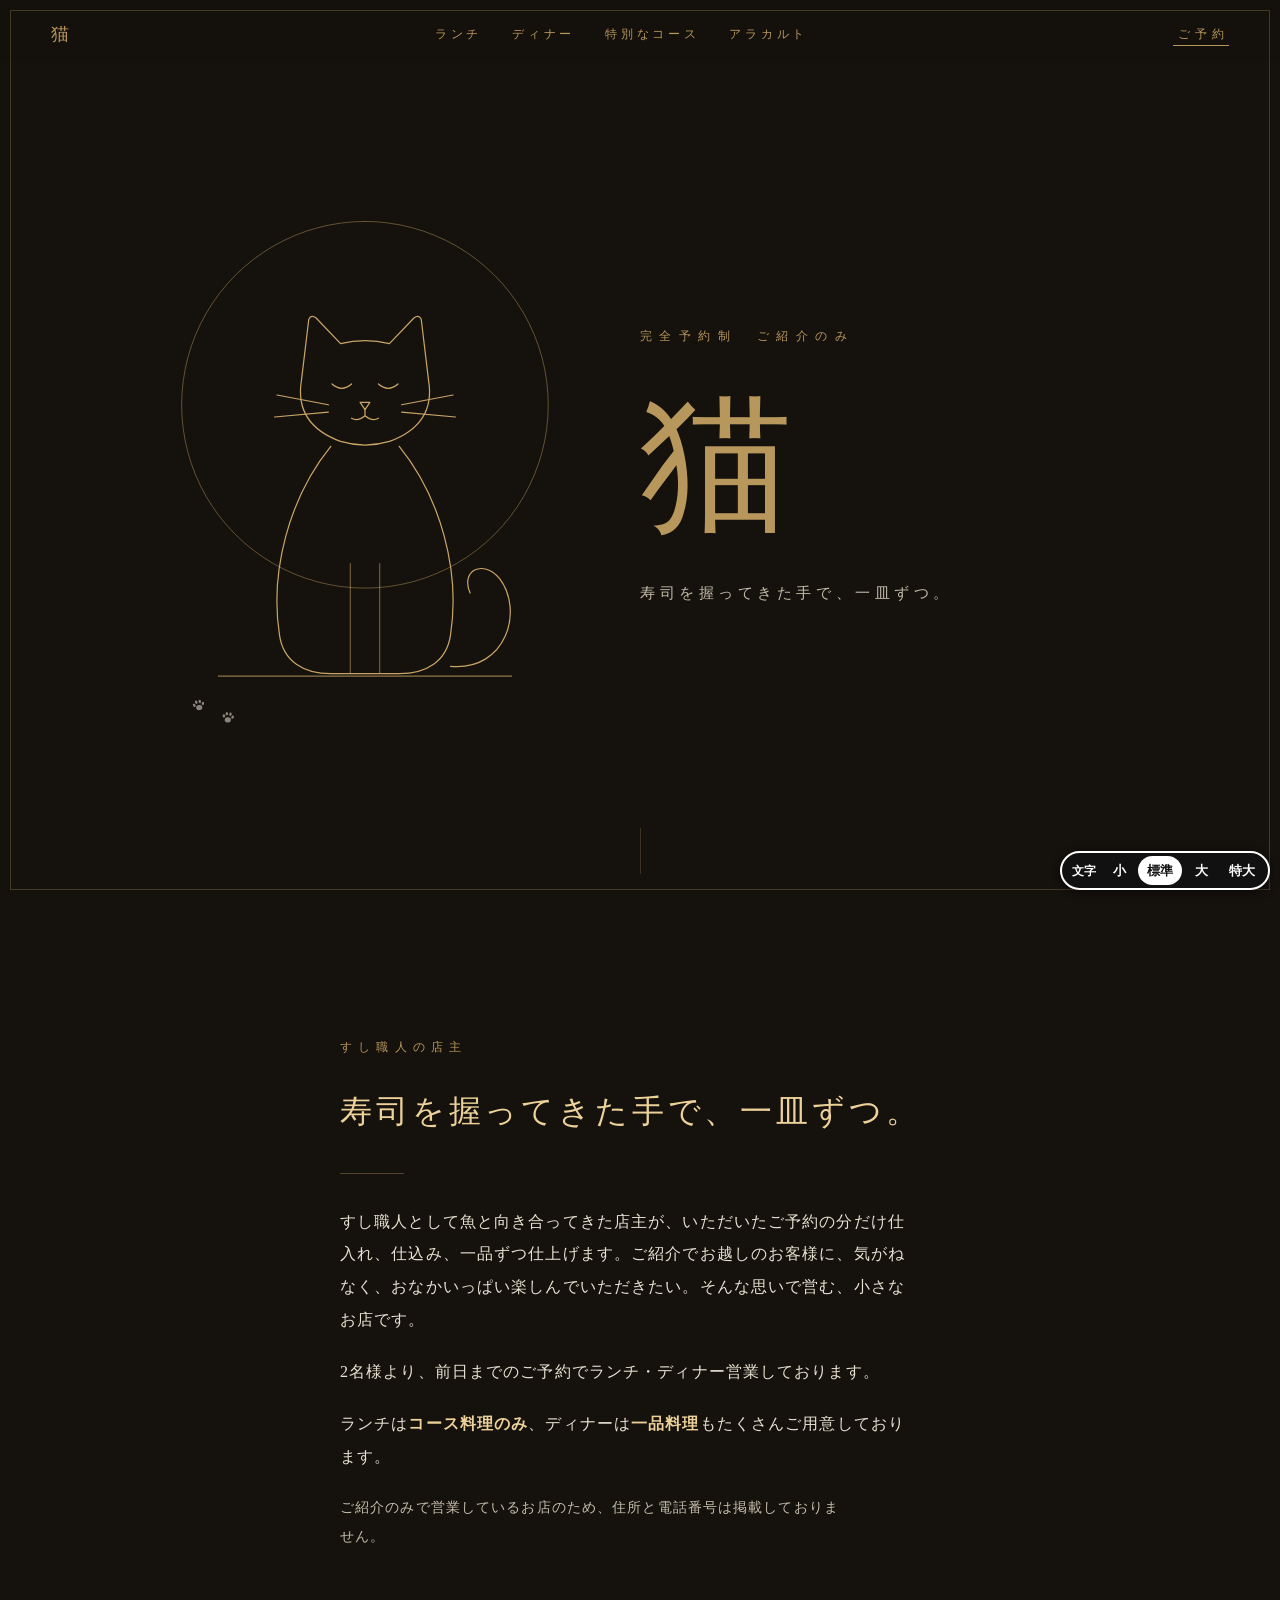
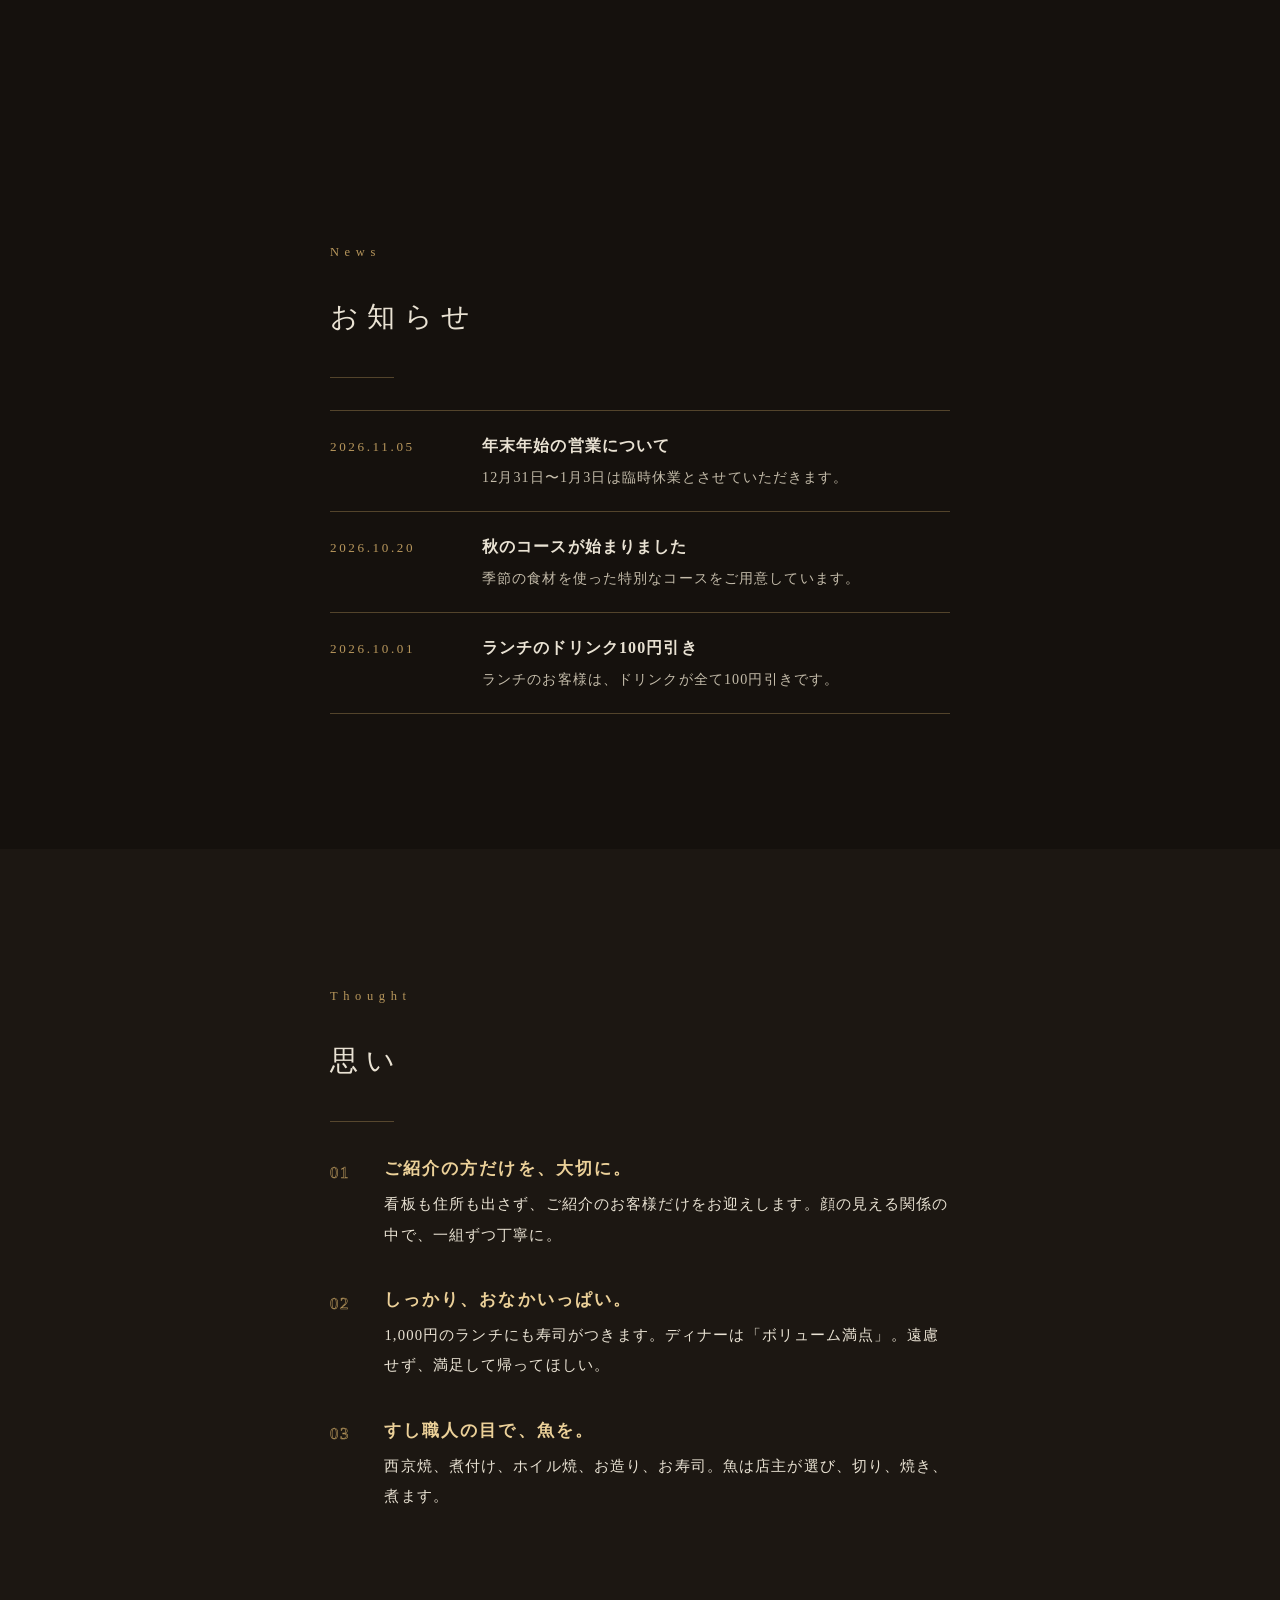
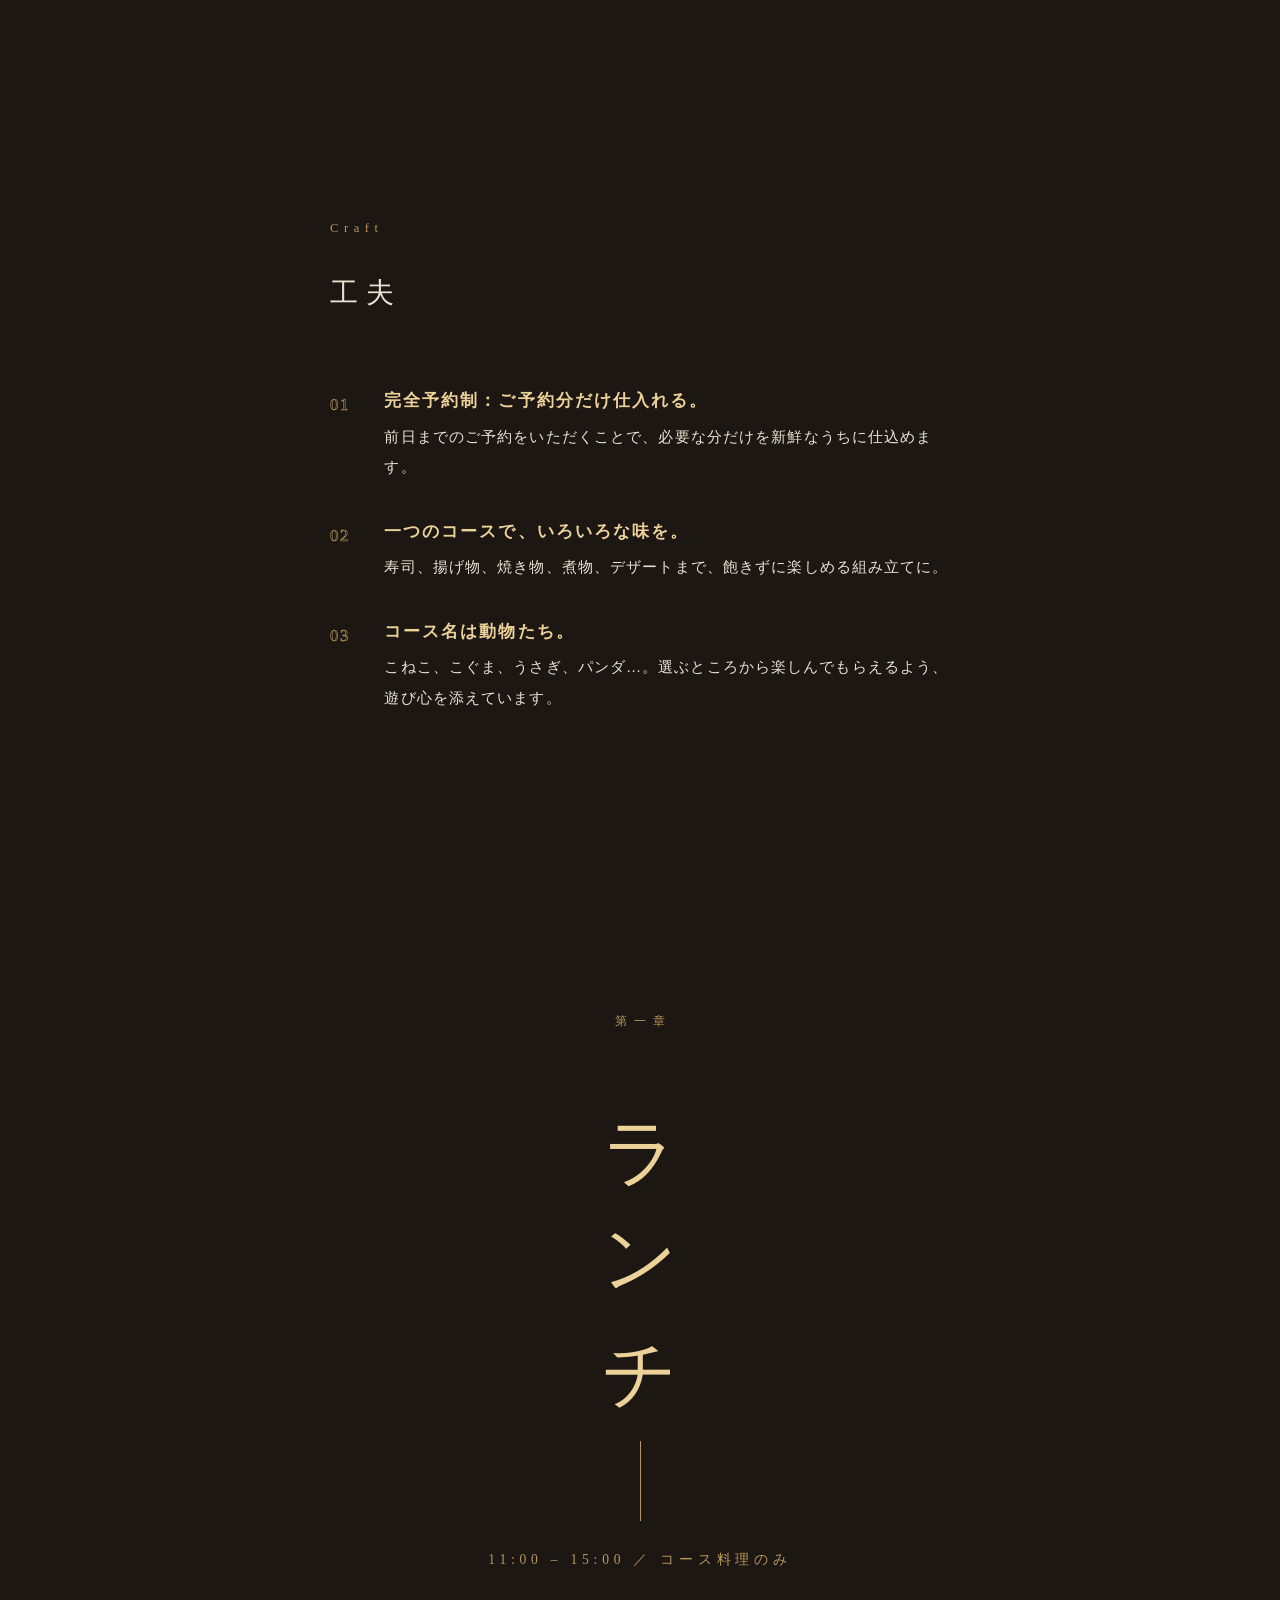
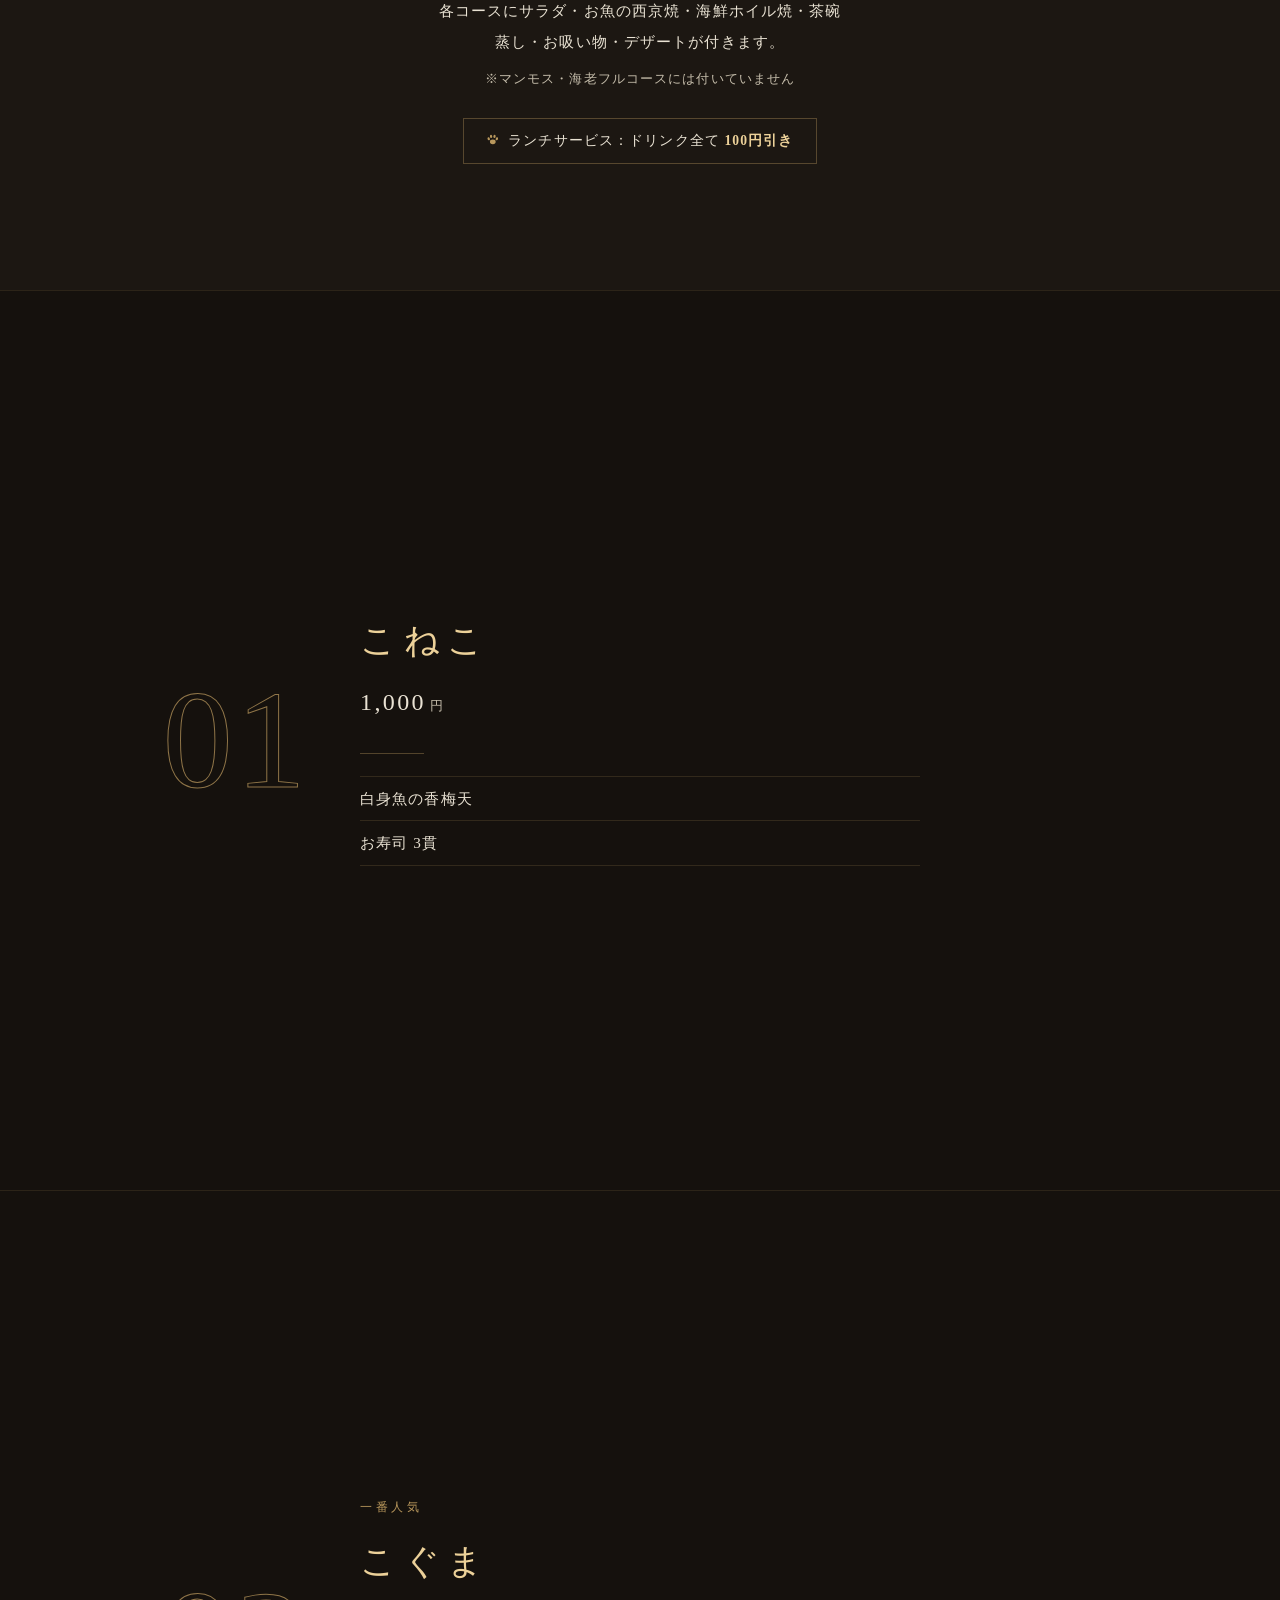
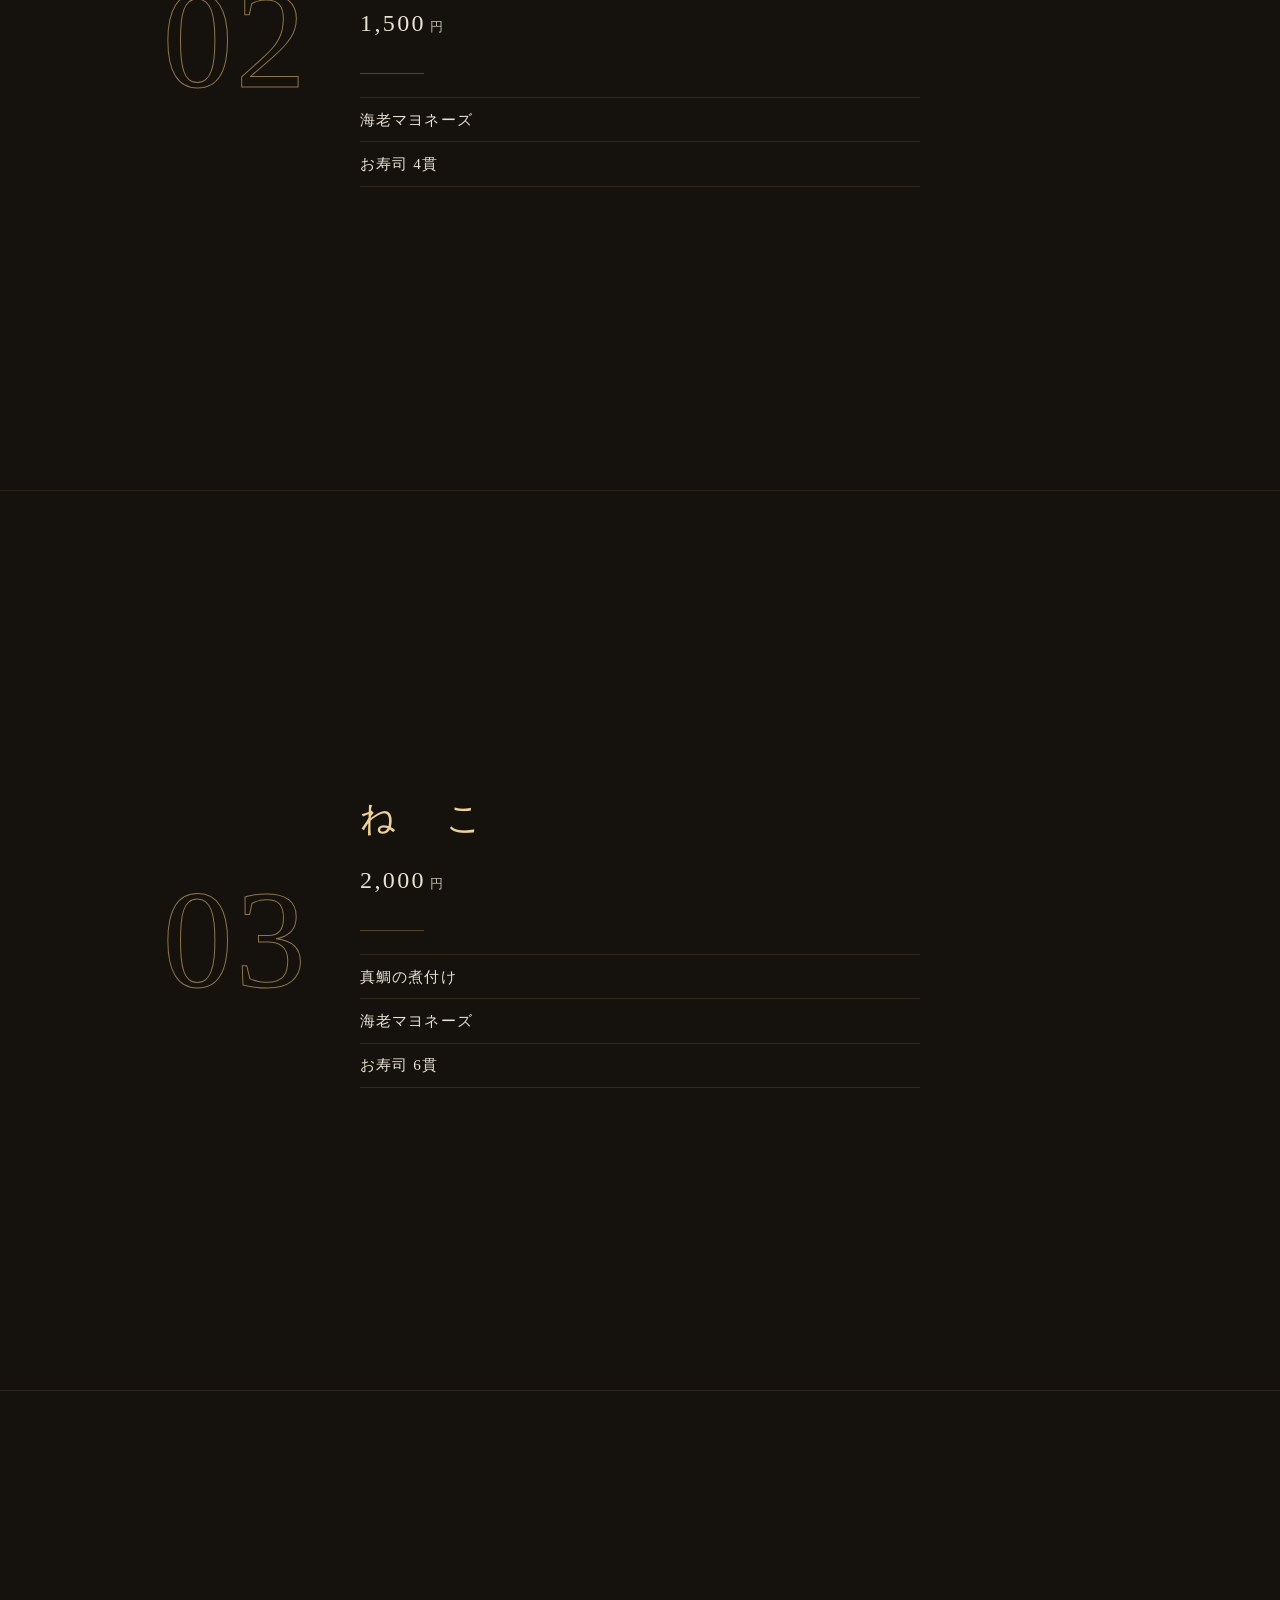
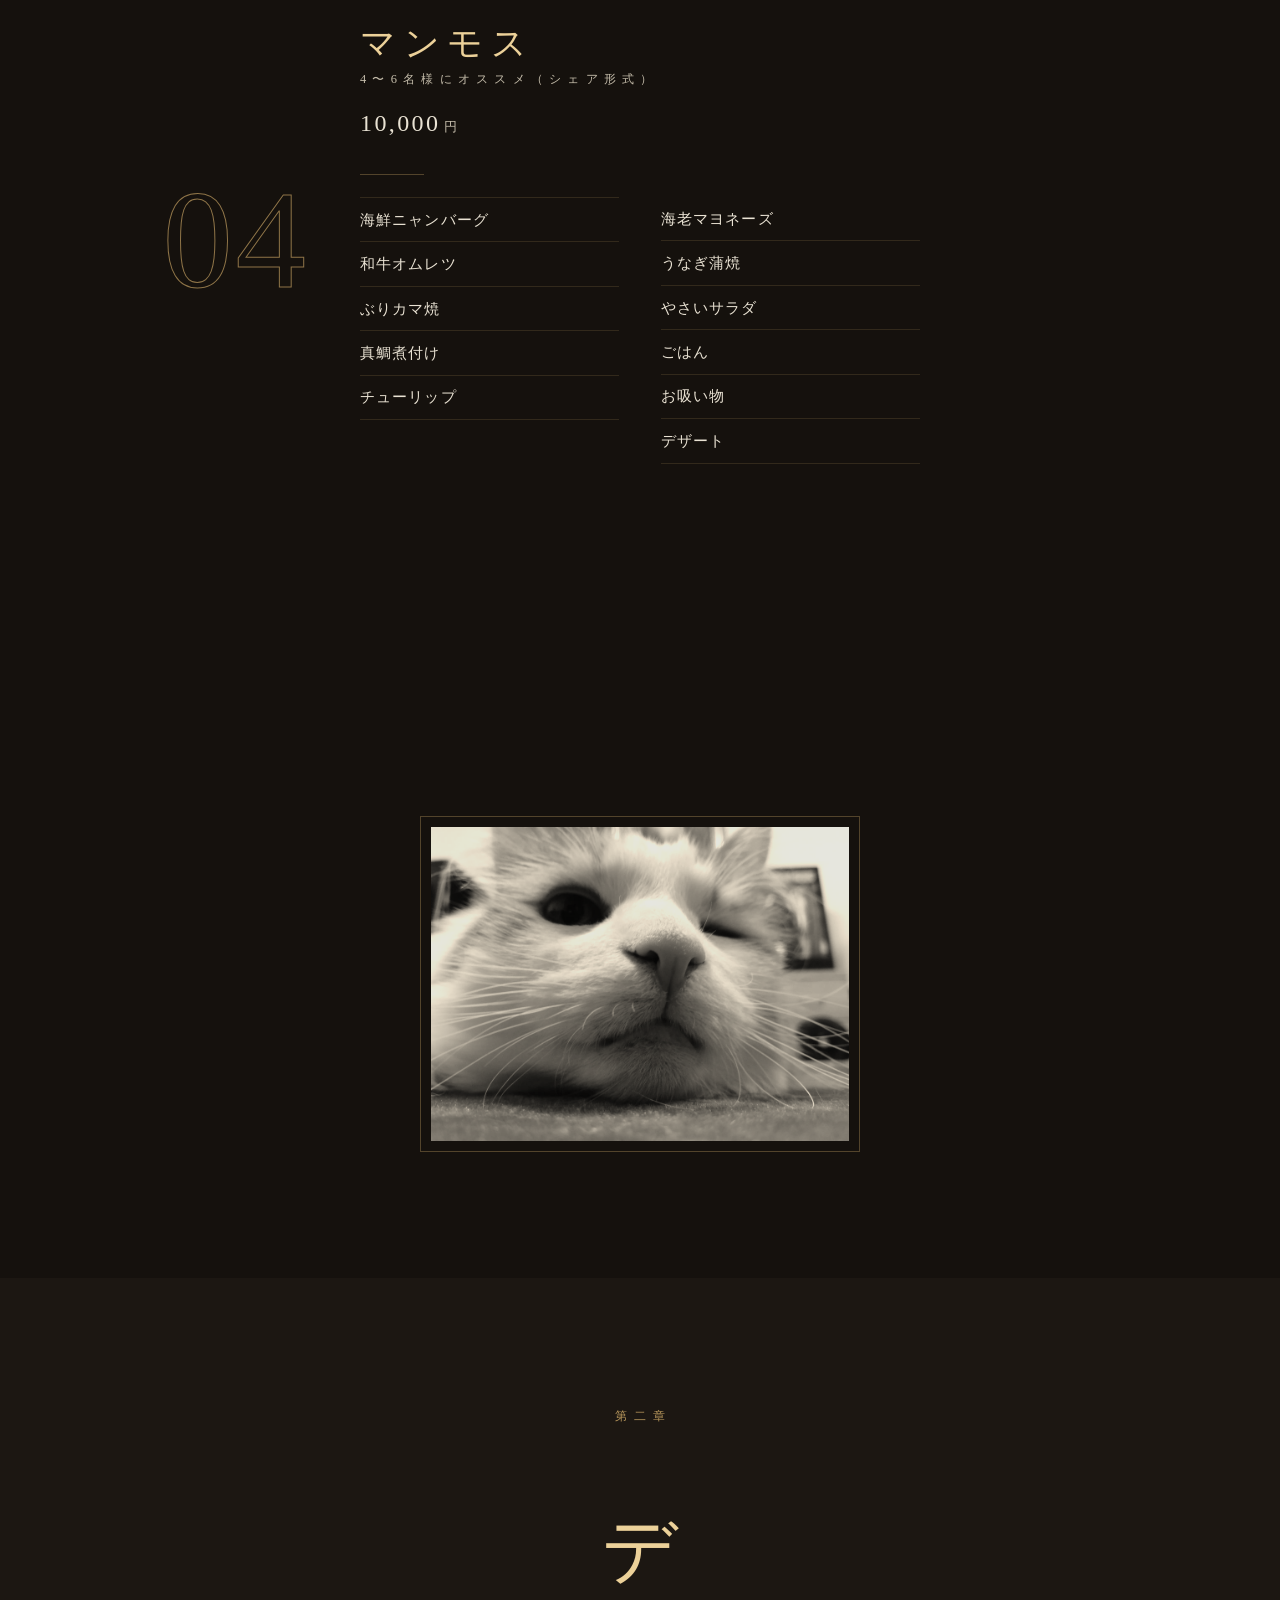
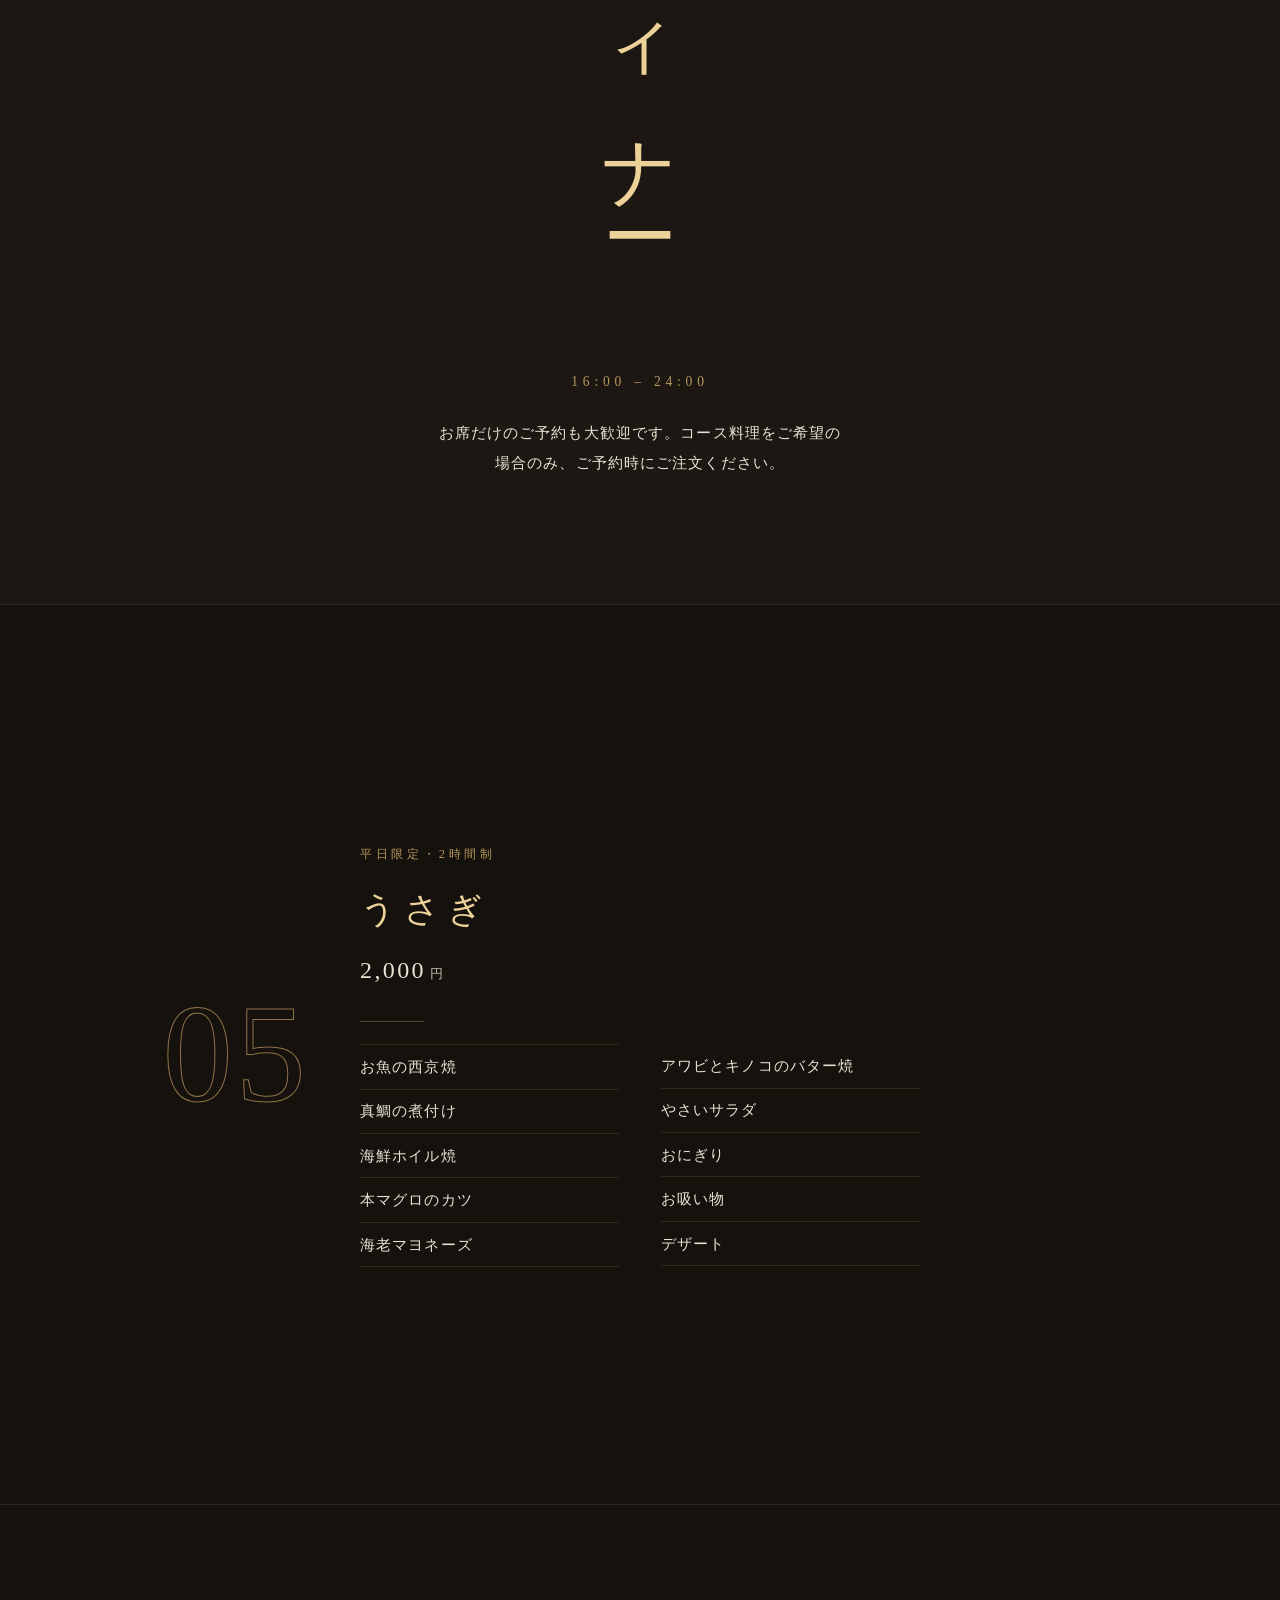
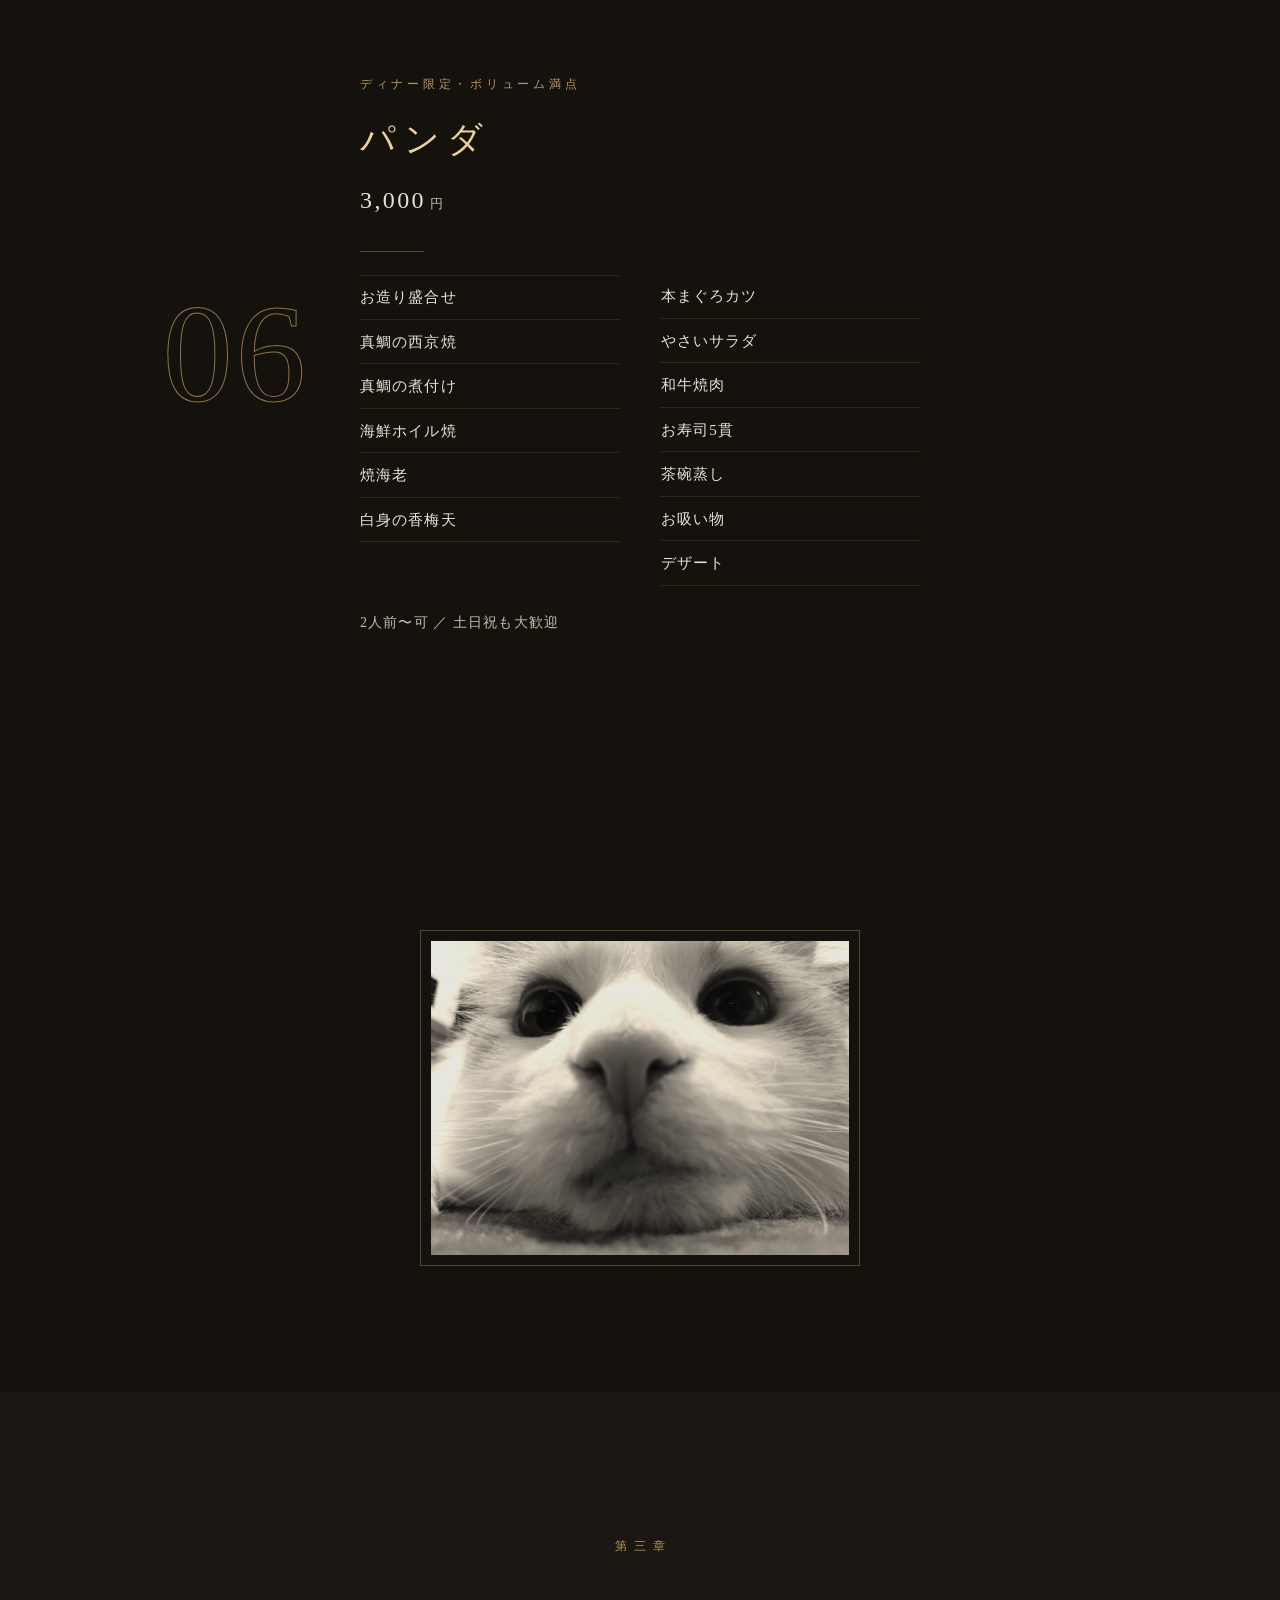
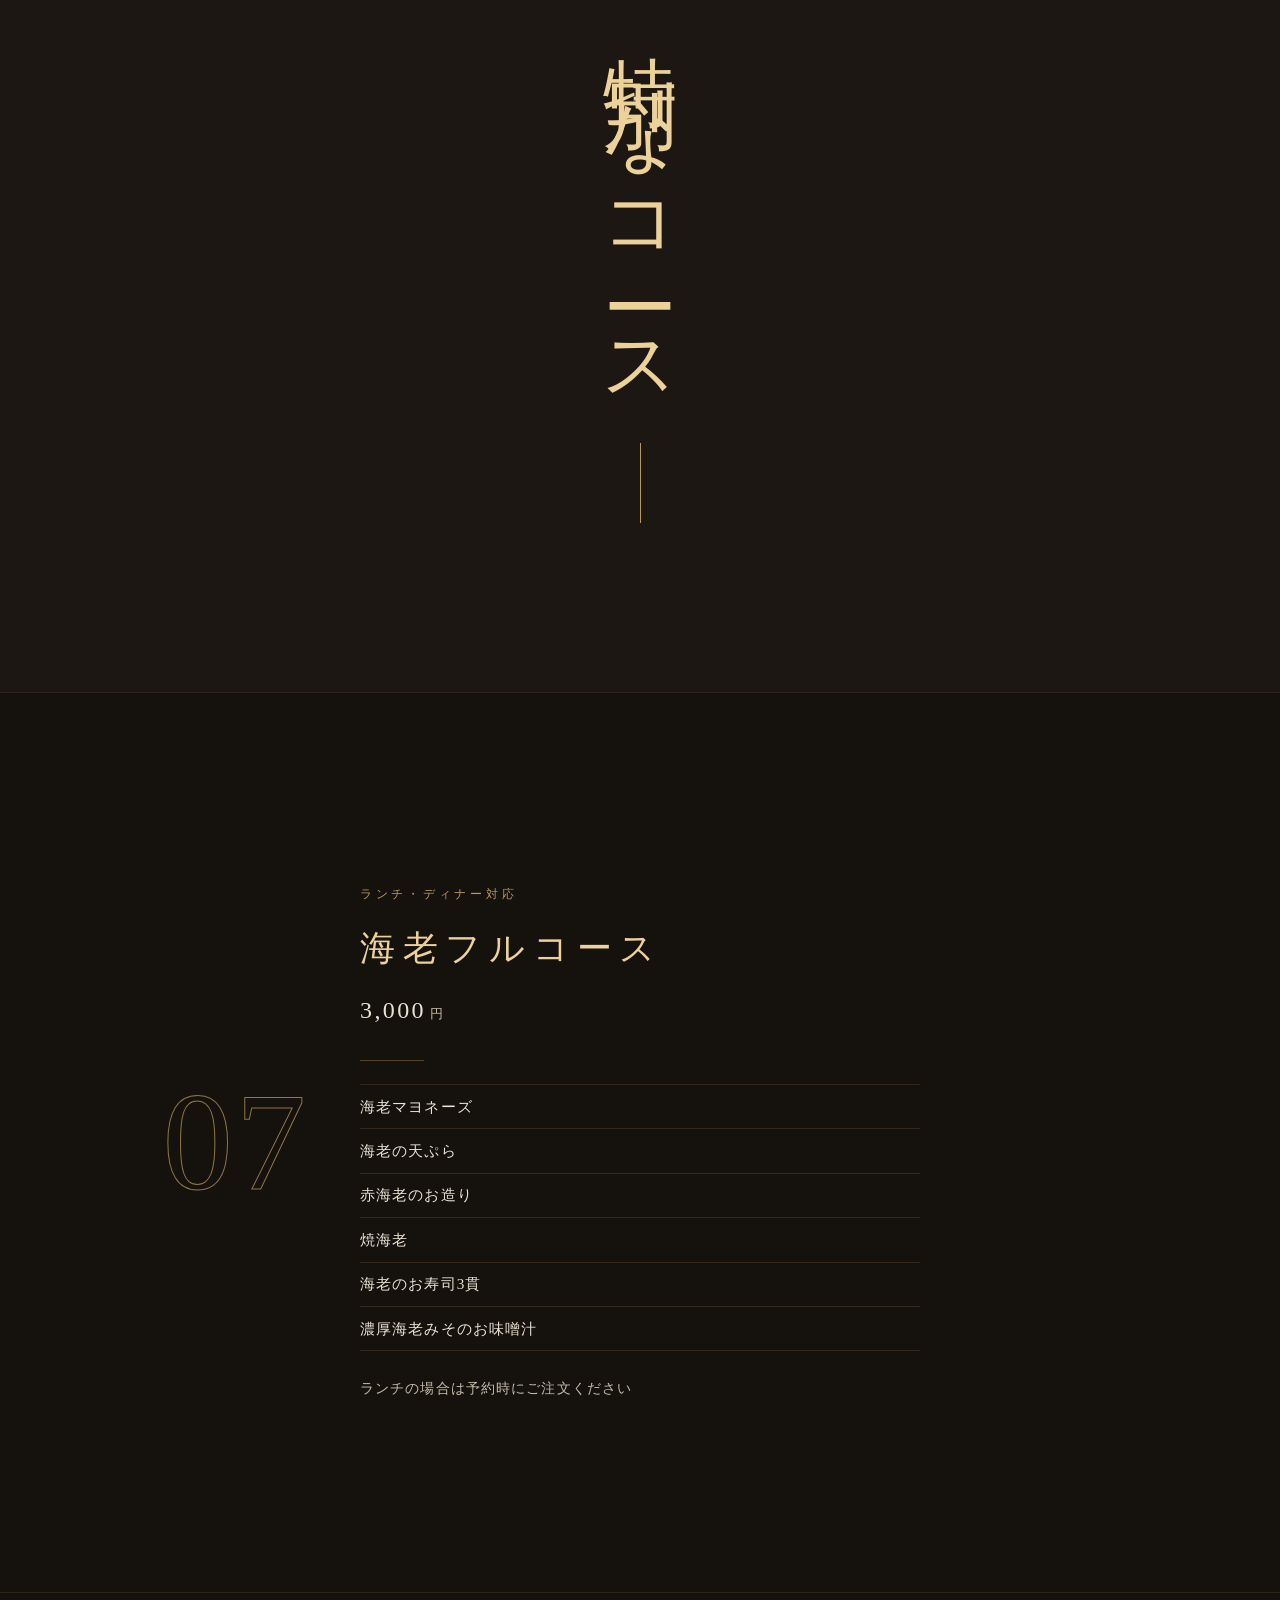
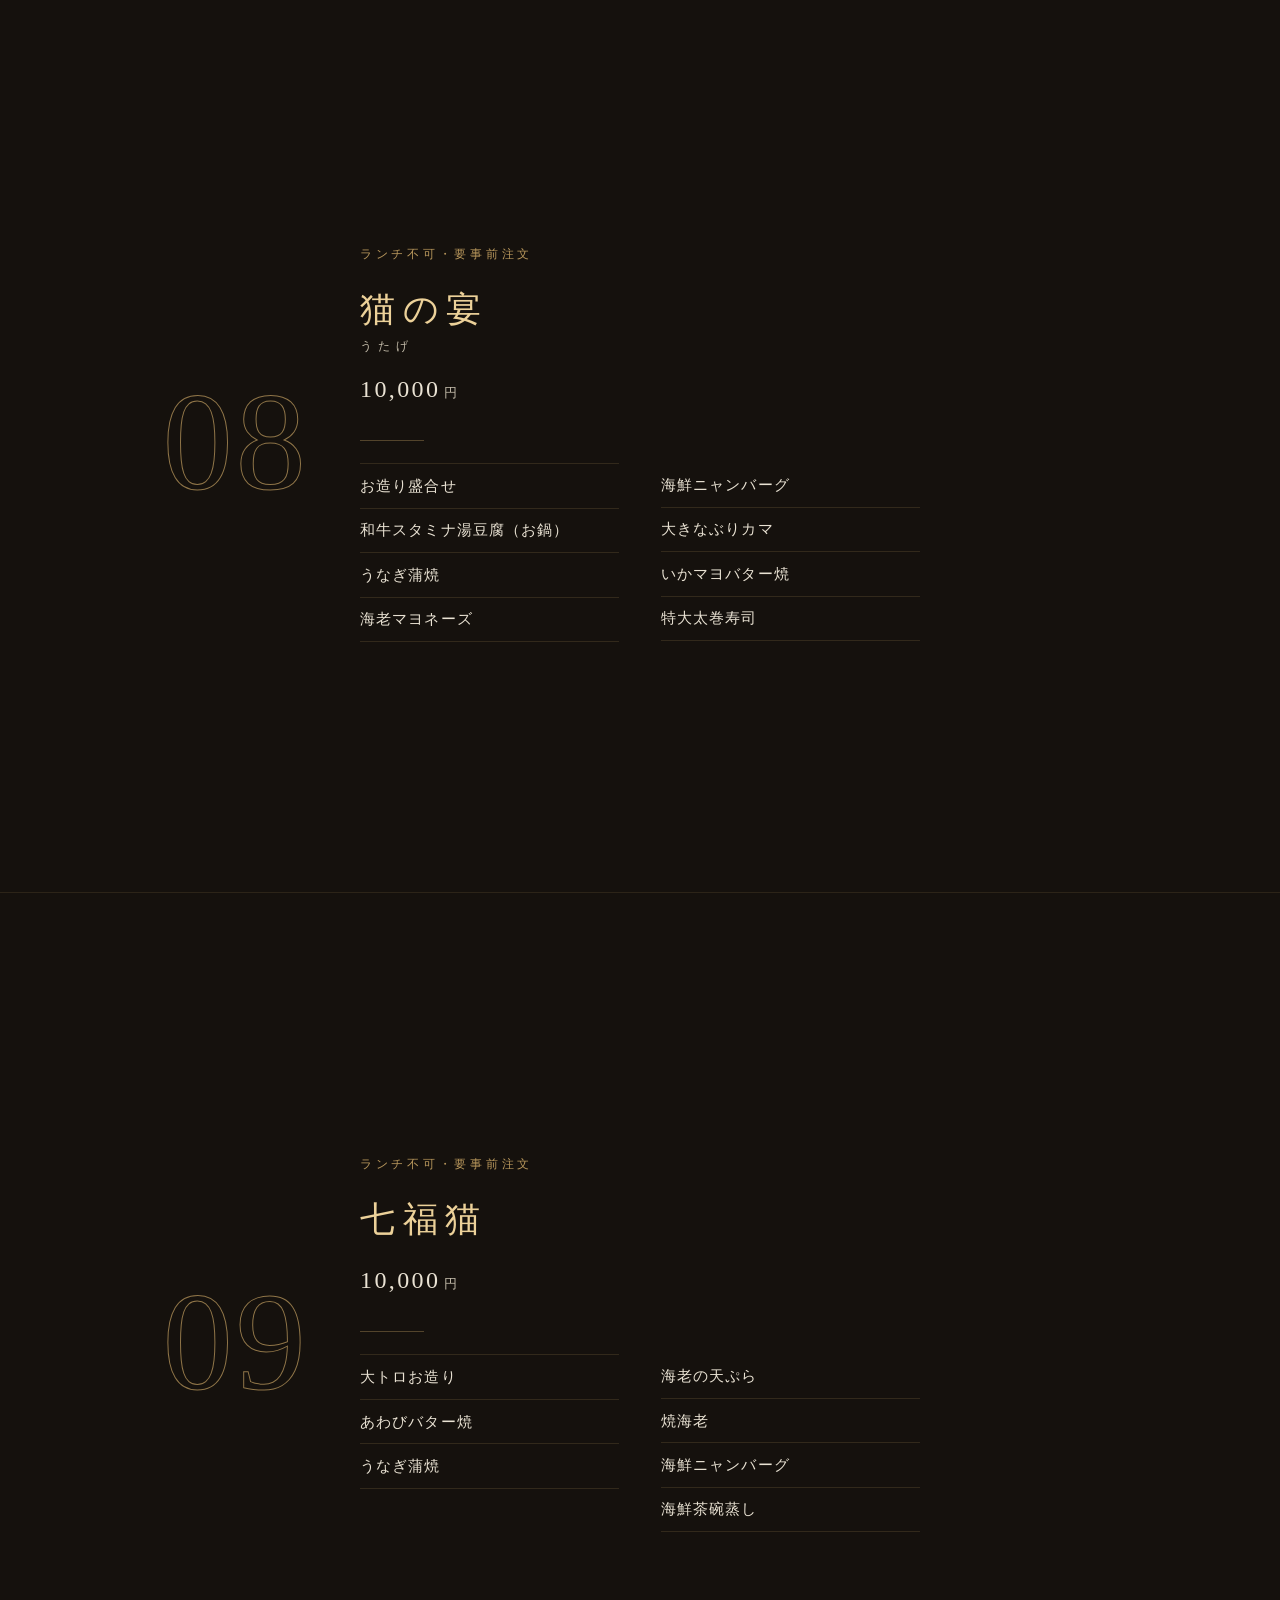
<file: designs3/e1-sumi-kin/index.html>
<!DOCTYPE html>
<html lang="ja" data-root="../../">
<head>
<meta charset="utf-8">
<meta name="viewport" content="width=device-width, initial-scale=1">
<meta name="robots" content="noindex, nofollow, noarchive, nosnippet, noimageindex">
<meta name="googlebot" content="noindex, nofollow">
<title>猫 | 完全予約制・ご紹介のみ</title>
<link rel="stylesheet" href="style.css">
</head>
<body>
<svg width="0" height="0" style="position:absolute" aria-hidden="true" focusable="false">
  <defs>
    <symbol id="paw" viewBox="0 0 40 40">
      <ellipse cx="20" cy="26" rx="8.5" ry="7" fill="currentColor"/>
      <ellipse cx="8" cy="17" rx="3.4" ry="4.6" transform="rotate(-20 8 17)" fill="currentColor"/>
      <ellipse cx="15" cy="10" rx="3.4" ry="4.8" transform="rotate(-6 15 10)" fill="currentColor"/>
      <ellipse cx="25" cy="10" rx="3.4" ry="4.8" transform="rotate(6 25 10)" fill="currentColor"/>
      <ellipse cx="32" cy="17" rx="3.4" ry="4.6" transform="rotate(20 32 17)" fill="currentColor"/>
    </symbol>
  </defs>
</svg>
<div class="frame" aria-hidden="true"></div>

<header class="bar">
  <a class="bar-mark" href="#top" aria-label="先頭へ">猫</a>
  <nav class="bar-nav" id="bar-nav" aria-label="ページ内移動"></nav>
  <a class="bar-res" href="#reserve">ご予約</a>
</header>

<noscript><p class="nojs">このページの表示にはJavaScriptが必要です。</p></noscript>

<main id="top">
  <section class="opening" aria-labelledby="h-title">
    <div class="opening-cat">
      <svg viewBox="0 0 360 440" role="img" aria-label="金の細い線で描かれた、月の前に座る猫">
        <g class="line" fill="none" stroke="#c9a566" stroke-width="1" stroke-linecap="round" stroke-linejoin="round">
          <path pathLength="1" class="moon" d="M180 20 a150 150 0 1 1 -0.1 0" stroke-width=".6" opacity=".6"/>
          <path pathLength="1" d="M128 150 L134 100 Q136 96 140 99 L160 120 Q180 115 200 120 L220 99 Q224 96 226 100 L232 150 Q238 186 200 200 Q180 206 160 200 Q122 186 128 150 Z"/>
          <path pathLength="1" d="M152 204 C118 246 102 306 110 358 C113 380 130 390 152 390 L208 390 C230 390 247 380 250 358 C258 306 242 246 208 204"/>
          <path pathLength="1" d="M250 384 C296 388 310 338 290 312 C276 296 258 306 266 324"/>
          <path pathLength="1" d="M153 153 Q161 160 169 153"/>
          <path pathLength="1" d="M191 153 Q199 160 207 153"/>
          <path pathLength="1" d="M176 168 L184 168 L180 174 Z"/>
          <path pathLength="1" d="M180 174 L180 179 M180 179 Q174 184 169 181 M180 179 Q186 184 191 181"/>
          <path pathLength="1" d="M150 170 L108 162 M150 176 L106 180 M210 170 L252 162 M210 176 L254 180"/>
          <path pathLength="1" d="M168 300 L168 390 M192 300 L192 390" opacity=".5"/>
          <path pathLength="1" d="M60 392 L300 392" stroke-width=".7"/>
        </g>
        <g class="mini-paws" fill="#c9a566" opacity=".55">
          <use href="#paw" x="38" y="410" width="12" height="12" transform="rotate(-12 44 416)"/>
          <use href="#paw" x="62" y="420" width="12" height="12" transform="rotate(8 68 426)"/>
        </g>
      </svg>
    </div>
    <div class="opening-text">
      <p class="eyebrow">完全予約制　ご紹介のみ</p>
      <h1 id="h-title" class="mega">猫</h1>
      <p class="opening-sub" id="opening-sub"></p>
    </div>
    <p class="scroll" aria-hidden="true"><span></span></p>
  </section>
  <div id="app"></div>
</main>

<footer id="foot"></footer>

<script src="../../menu-data.js"></script>
<script src="../shared/neko.js"></script>
<script src="../shared/fontsize.js"></script>
<script src="script.js"></script>
</body>
</html>
</file>
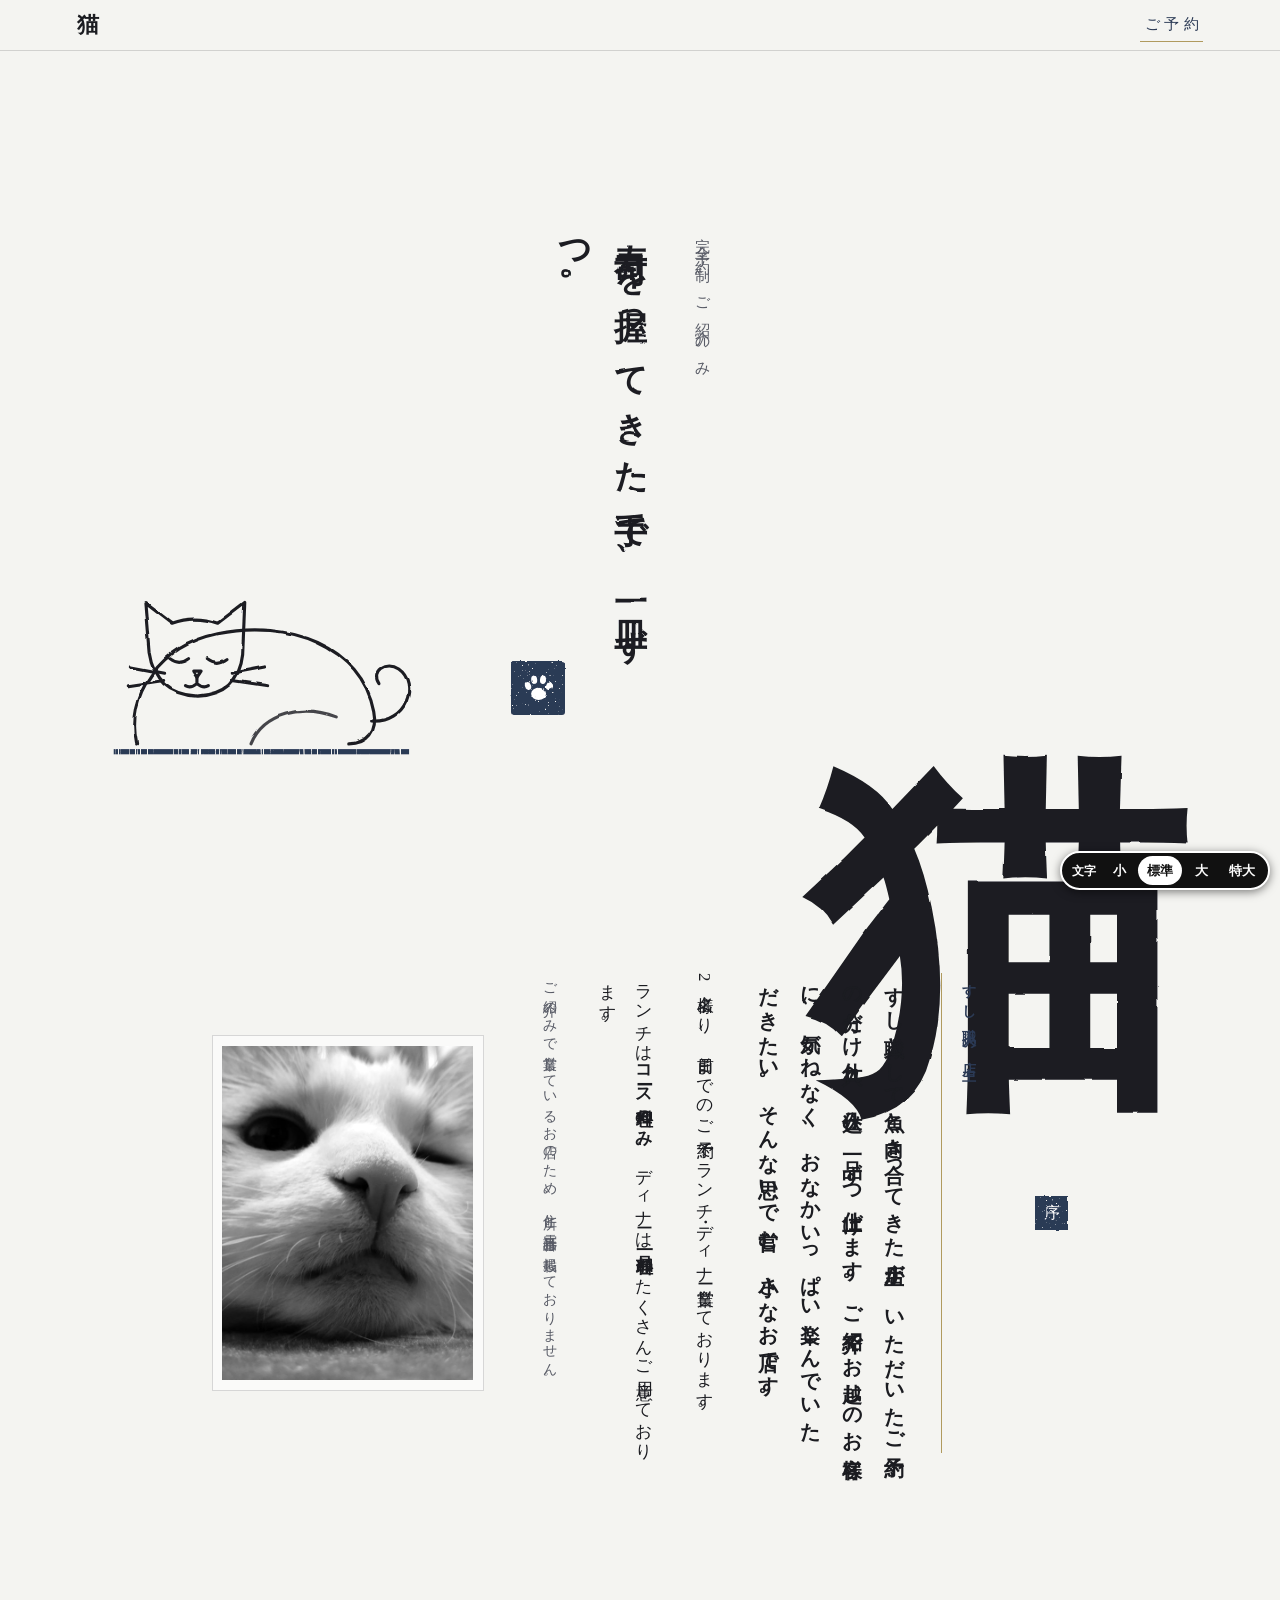
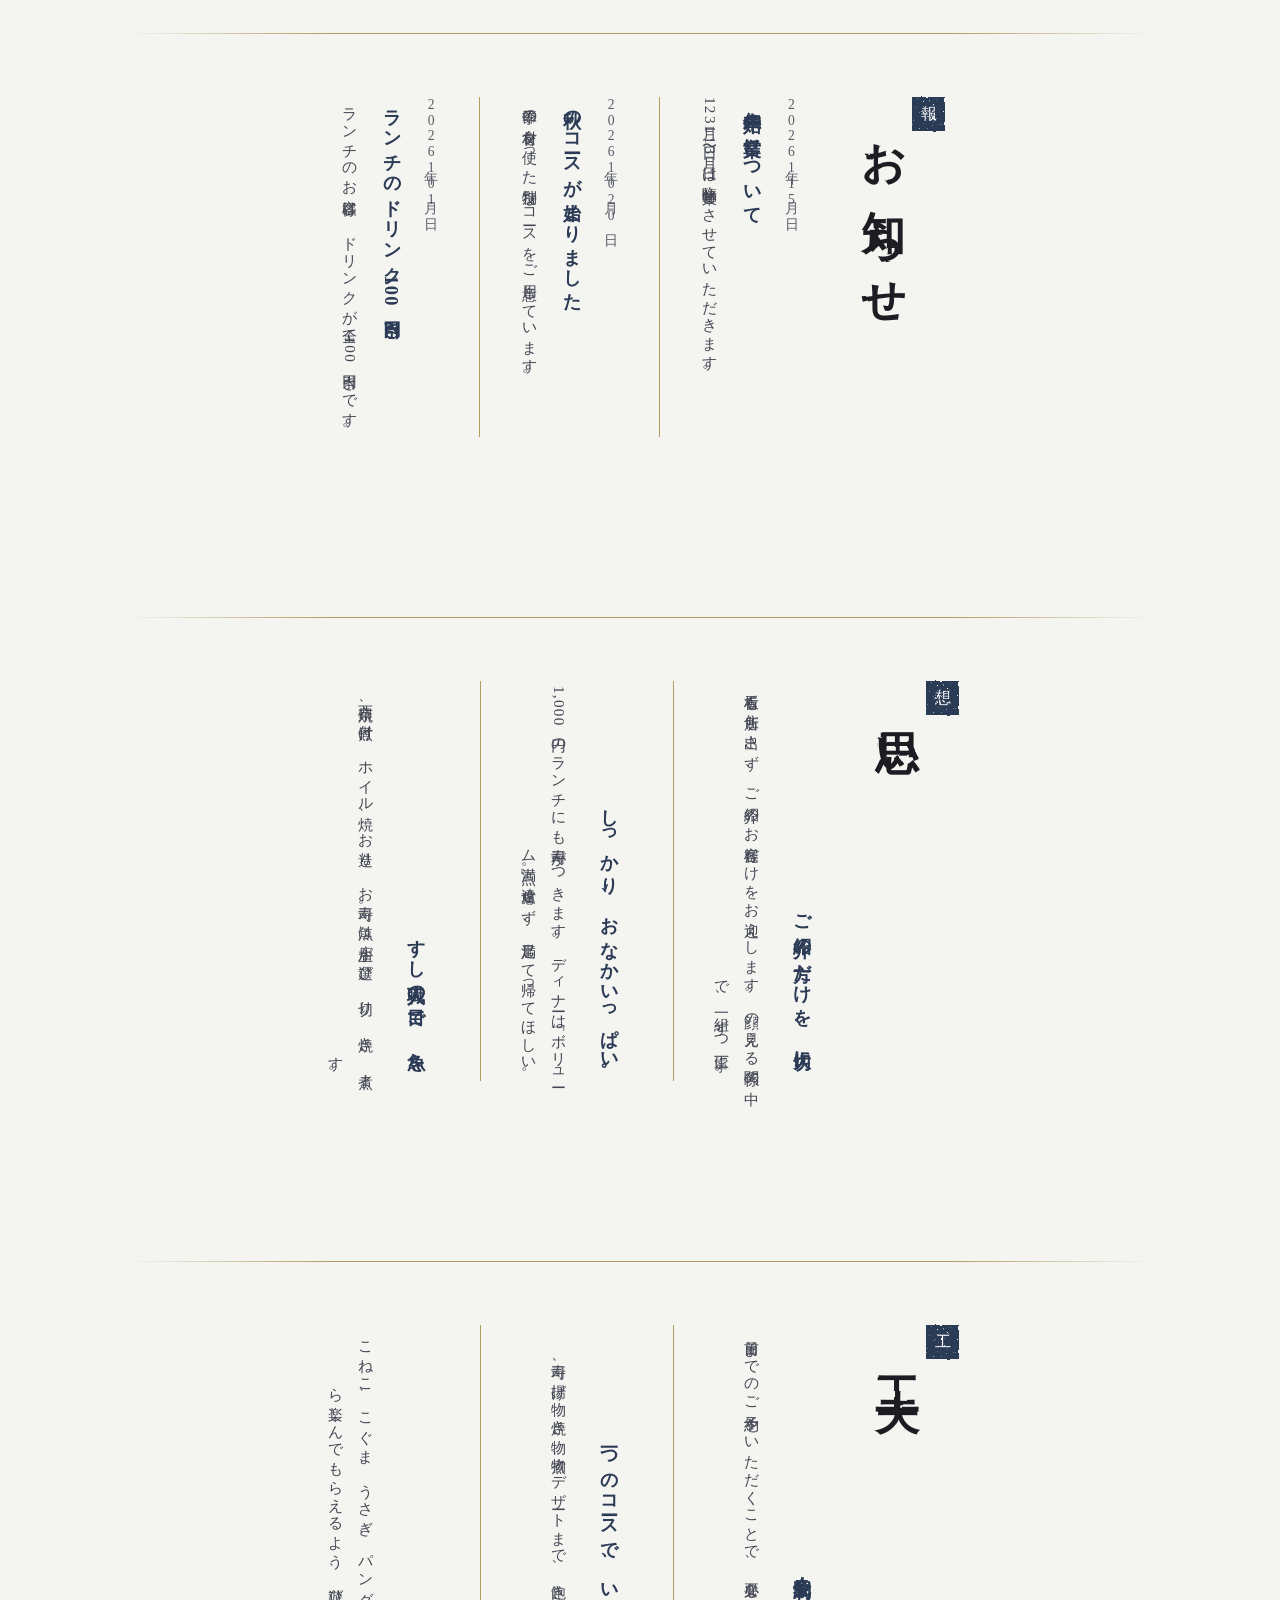
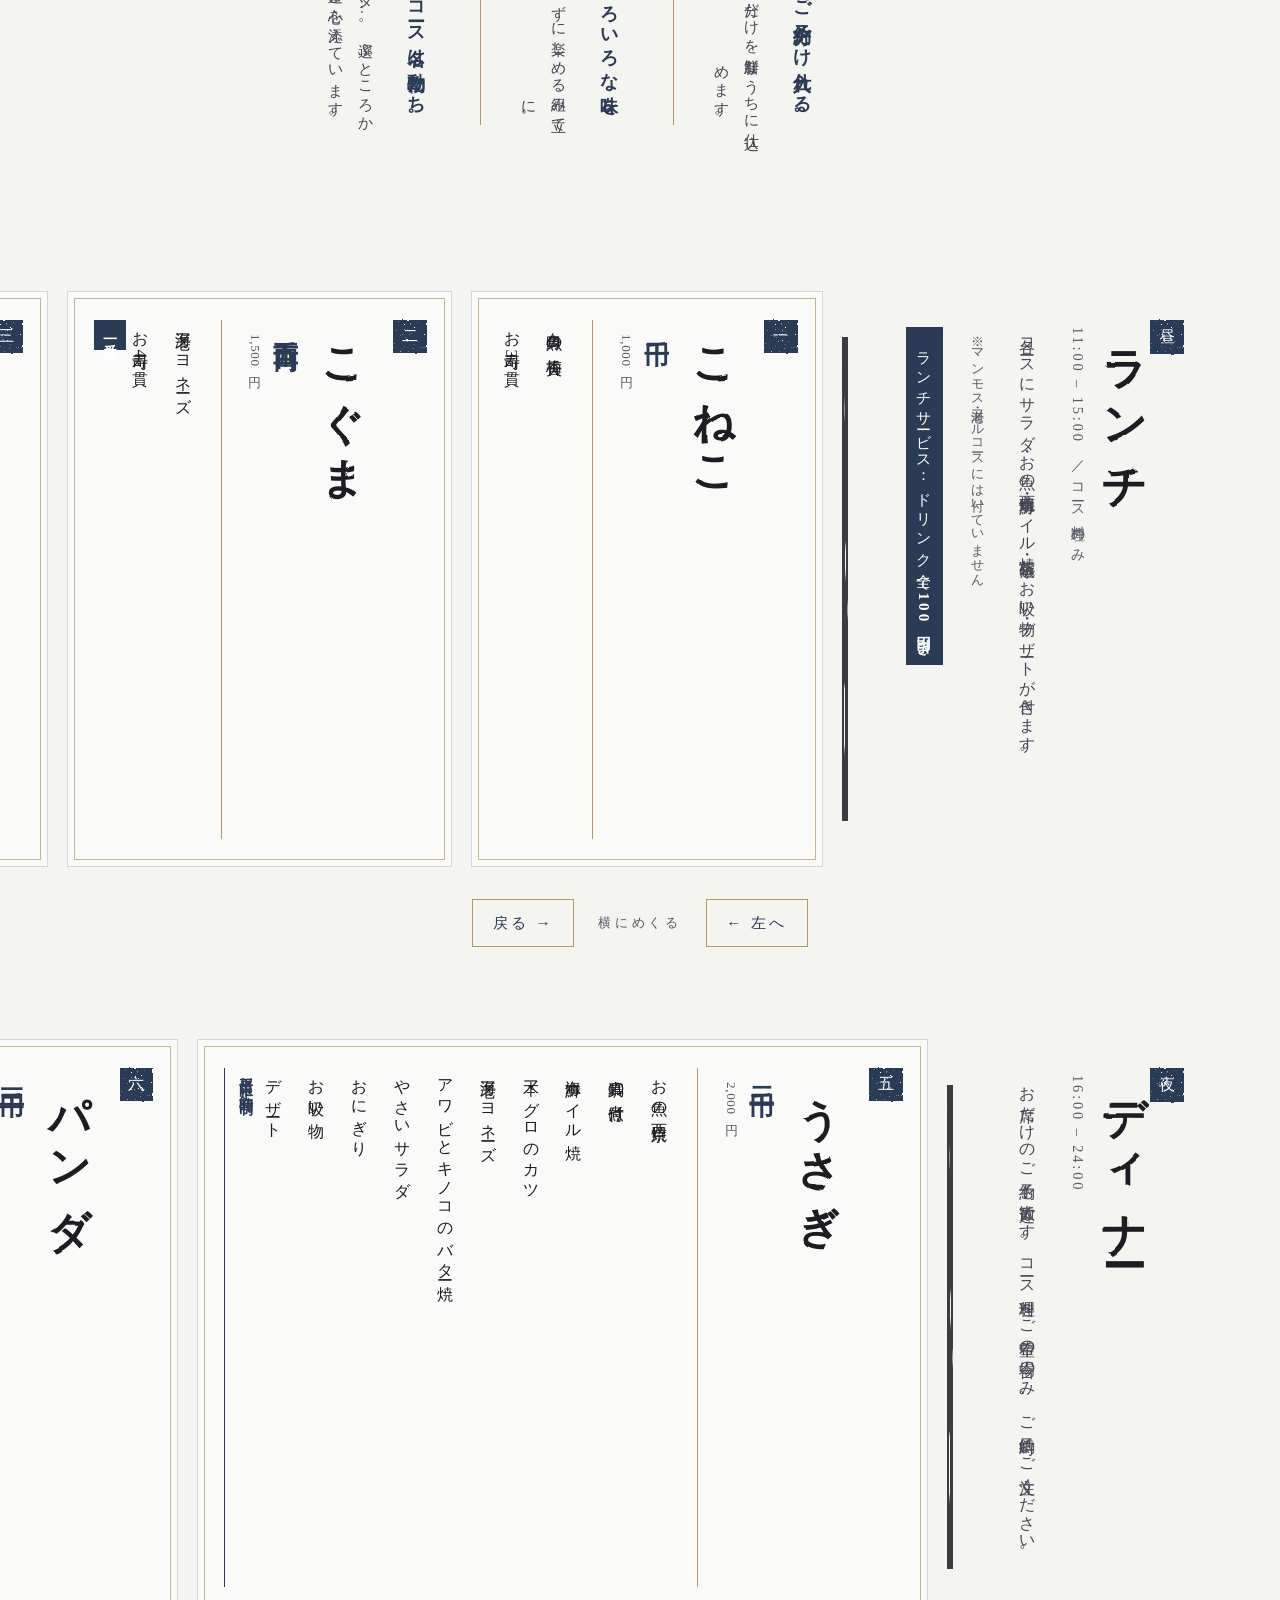
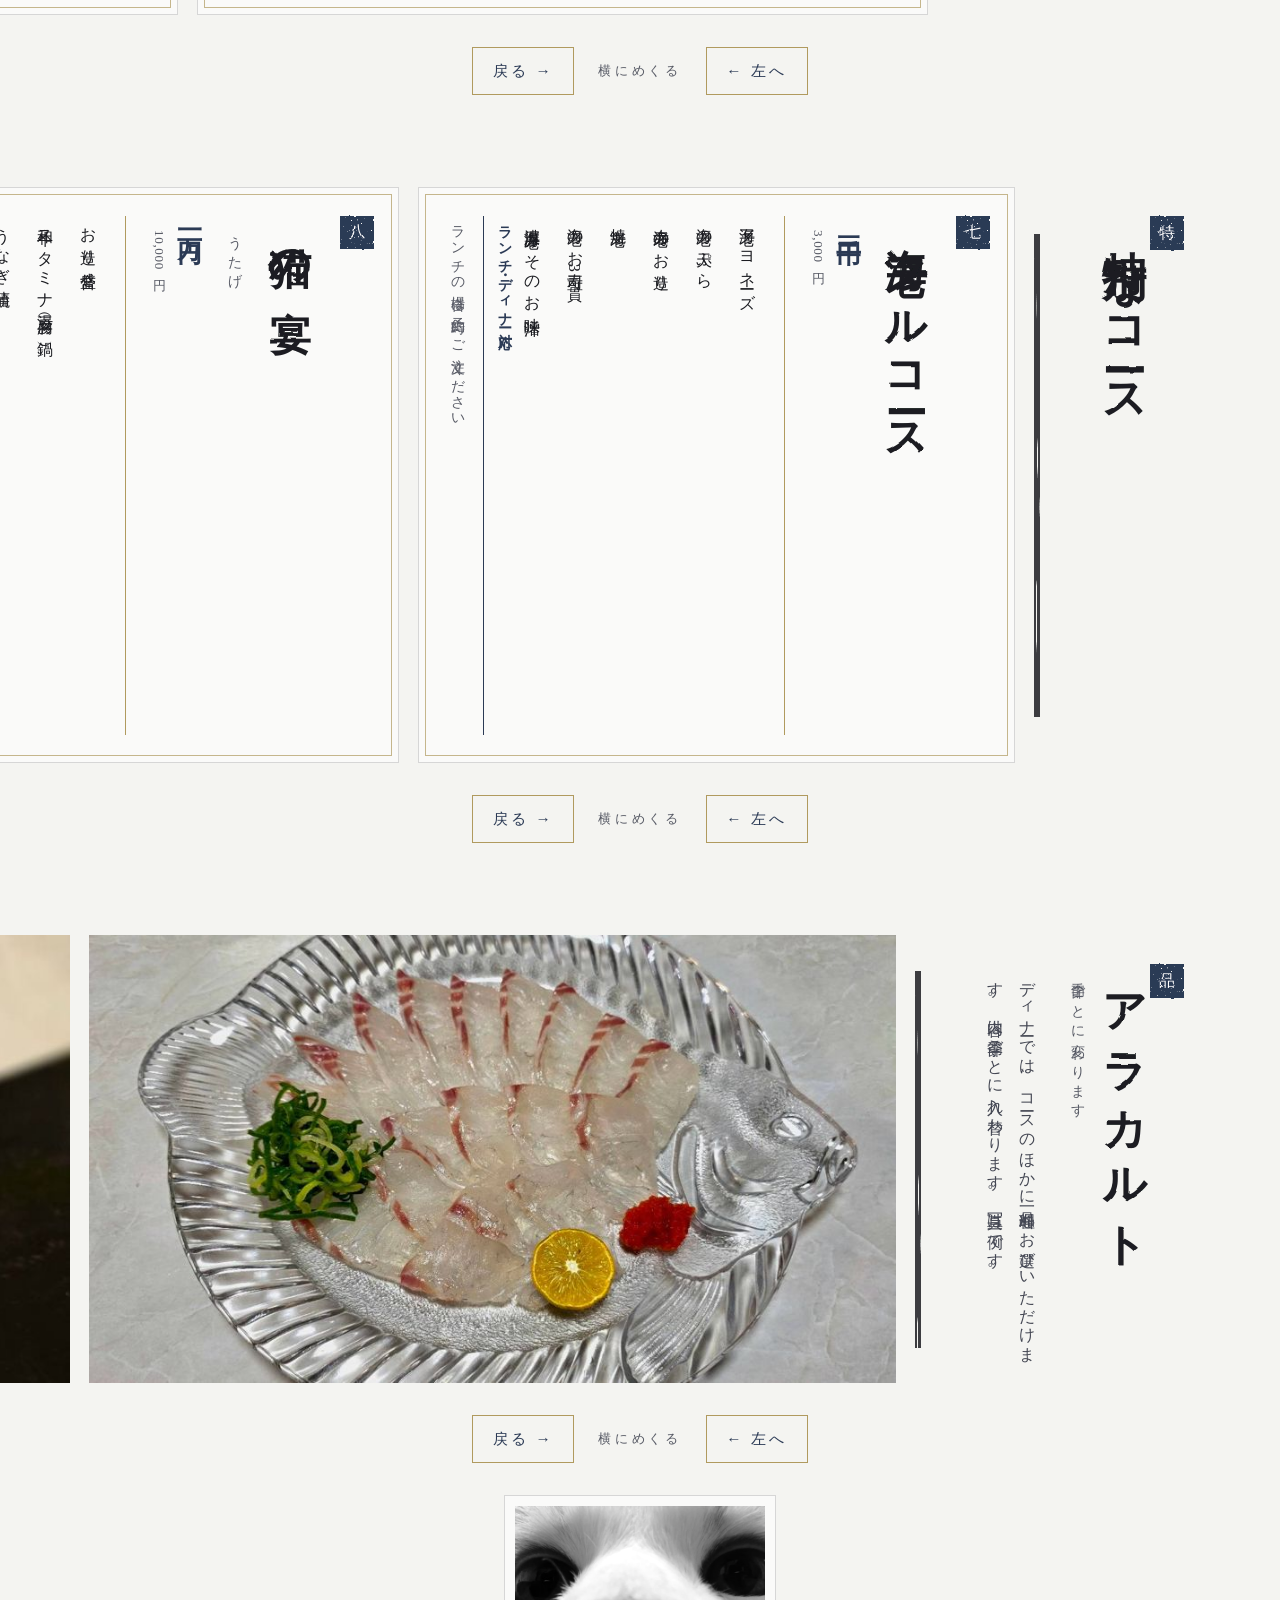
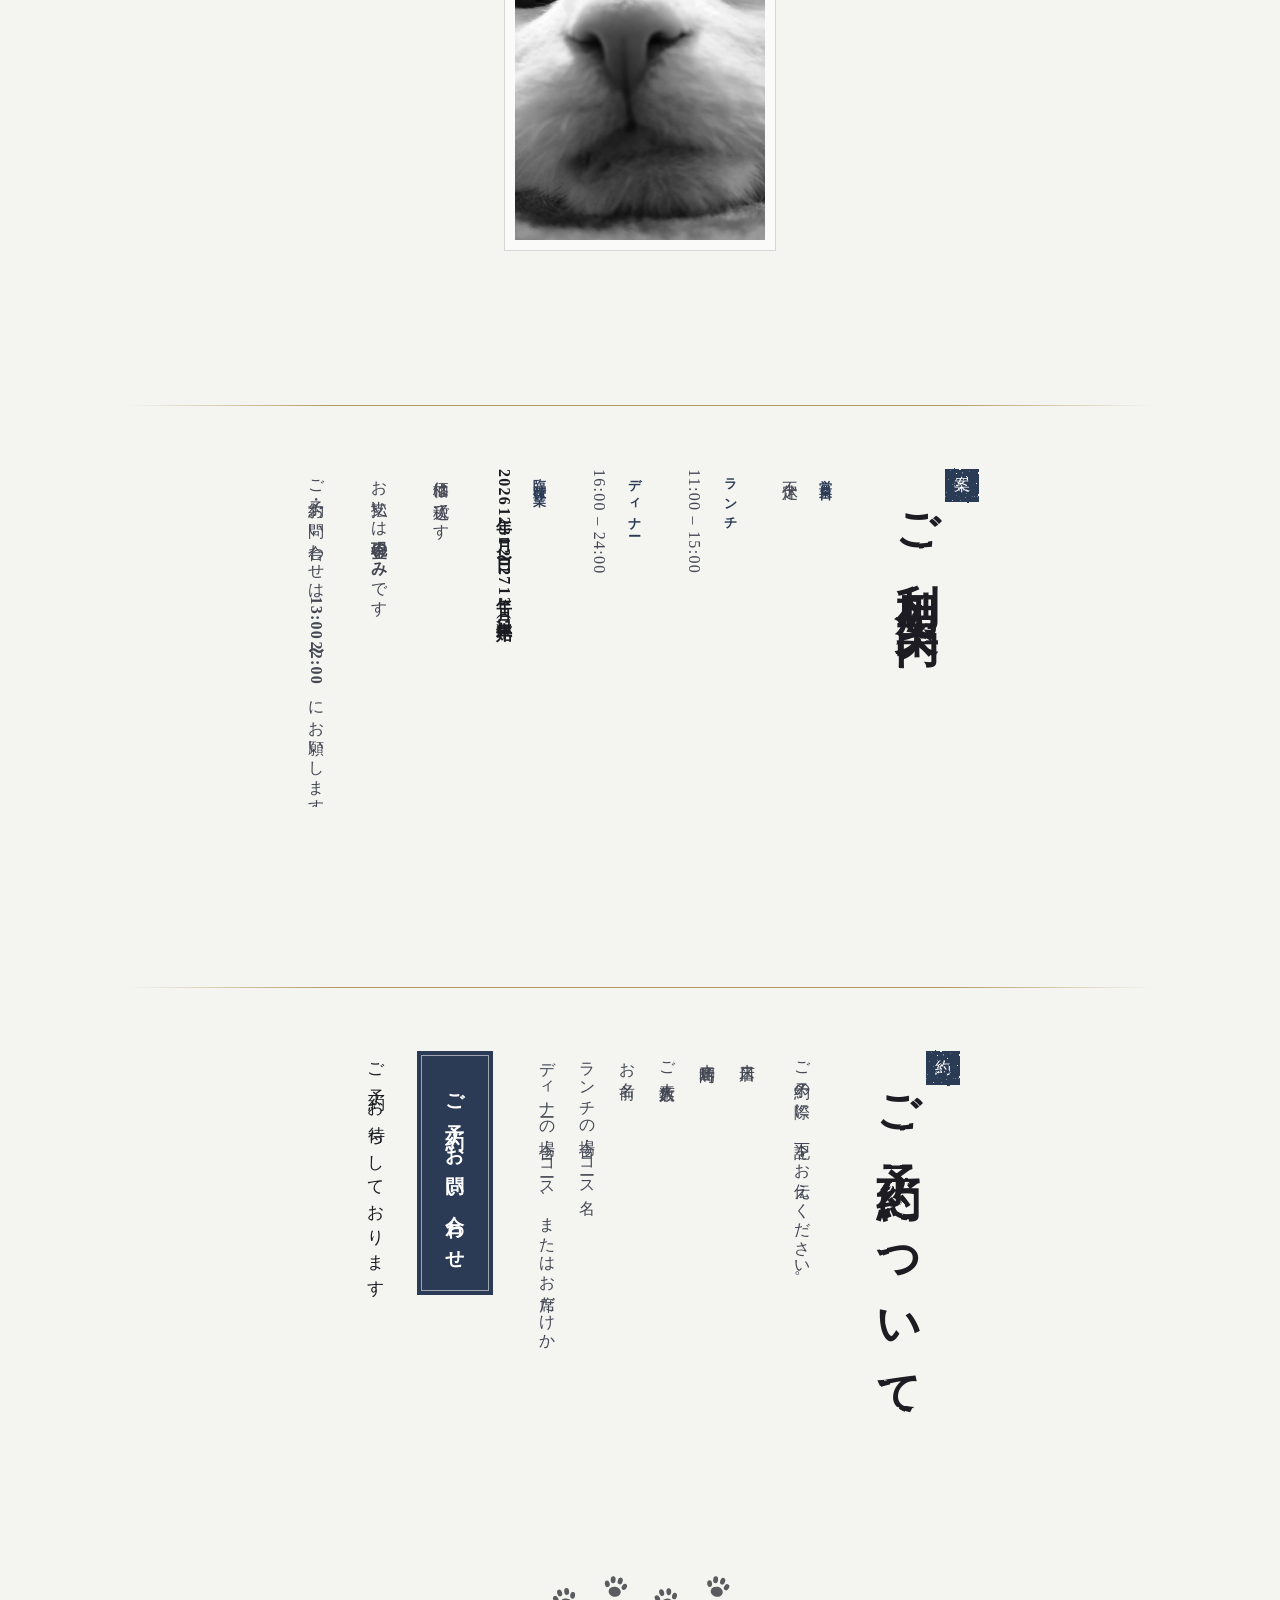
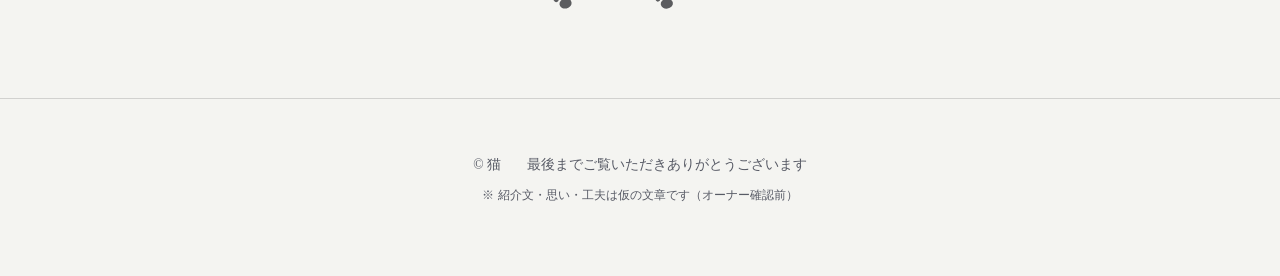
<file: designs3/e2-hakuji/index.html>
<!DOCTYPE html>
<html lang="ja" data-root="../../">
<head>
<meta charset="utf-8">
<meta name="viewport" content="width=device-width, initial-scale=1">
<meta name="robots" content="noindex, nofollow, noarchive, nosnippet, noimageindex">
<meta name="googlebot" content="noindex, nofollow">
<title>猫 | 完全予約制・ご紹介のみ</title>
<link rel="stylesheet" href="style.css">
</head>
<body>

<!-- 自作の墨・かすれ・落款フィルタ（外部素材なし） -->
<svg width="0" height="0" style="position:absolute" aria-hidden="true" focusable="false">
  <defs>
    <!-- 墨のにじみ：輪郭をわずかに揺らして滲ませる -->
    <filter id="bleed" x="-8%" y="-4%" width="116%" height="108%">
      <feTurbulence type="fractalNoise" baseFrequency="0.045" numOctaves="2" seed="7" result="n"/>
      <feDisplacementMap in="SourceGraphic" in2="n" scale="2.4" xChannelSelector="R" yChannelSelector="G" result="d"/>
      <feGaussianBlur in="d" stdDeviation="0.4"/>
    </filter>
    <!-- 線画用：少し強い揺らぎ -->
    <filter id="brush" x="-5%" y="-5%" width="110%" height="110%">
      <feTurbulence type="fractalNoise" baseFrequency="0.035" numOctaves="3" seed="2" result="n"/>
      <feDisplacementMap in="SourceGraphic" in2="n" scale="3.2" xChannelSelector="R" yChannelSelector="G" result="d"/>
      <feGaussianBlur in="d" stdDeviation="0.3"/>
    </filter>
    <!-- かすれ：縦に走る筋で墨を抜く（縦の筆致用） -->
    <filter id="kasure" x="0" y="0" width="100%" height="100%">
      <feTurbulence type="fractalNoise" baseFrequency="0.9 0.012" numOctaves="2" seed="11" result="t"/>
      <feColorMatrix in="t" type="matrix" values="0 0 0 0 0  0 0 0 0 0  0 0 0 0 0  14 0 0 0 -3.6" result="m"/>
      <feComposite in="SourceGraphic" in2="m" operator="in"/>
    </filter>
    <!-- 落款：縁を粗く、わずかに欠ける -->
    <filter id="hanko" x="-5%" y="-5%" width="110%" height="110%">
      <feTurbulence type="fractalNoise" baseFrequency="0.16" numOctaves="2" seed="5" result="n"/>
      <feDisplacementMap in="SourceGraphic" in2="n" scale="2.2" xChannelSelector="R" yChannelSelector="G" result="d"/>
      <feTurbulence type="fractalNoise" baseFrequency="0.7" numOctaves="1" seed="9" result="s"/>
      <feColorMatrix in="s" type="matrix" values="0 0 0 0 0  0 0 0 0 0  0 0 0 0 0  0 0 14 0 -3.2" result="sm"/>
      <feComposite in="d" in2="sm" operator="in"/>
    </filter>
    <symbol id="paw" viewBox="0 0 40 40">
      <ellipse cx="20" cy="26" rx="8.5" ry="7" fill="currentColor"/>
      <ellipse cx="8" cy="17" rx="3.4" ry="4.6" transform="rotate(-20 8 17)" fill="currentColor"/>
      <ellipse cx="15" cy="10" rx="3.4" ry="4.8" transform="rotate(-6 15 10)" fill="currentColor"/>
      <ellipse cx="25" cy="10" rx="3.4" ry="4.8" transform="rotate(6 25 10)" fill="currentColor"/>
      <ellipse cx="32" cy="17" rx="3.4" ry="4.6" transform="rotate(20 32 17)" fill="currentColor"/>
    </symbol>
  </defs>
</svg>

<header class="bar">
  <a class="bar-mark" href="#top" aria-label="先頭へ">猫</a>
  <a class="bar-res" href="#reserve">ご予約</a>
</header>

<noscript><p class="nojs">このページの表示にはJavaScriptが必要です。</p></noscript>

<main id="top"></main>

<footer class="foot">
  <p class="foot-line"><span>© 猫</span><span>最後までご覧いただきありがとうございます</span></p>
  <p class="draft" id="draft"></p>
</footer>

<script src="../../menu-data.js"></script>
<script src="../shared/neko.js"></script>
<script src="../shared/fontsize.js"></script>
<script src="script.js"></script>
</body>
</html>
</file>
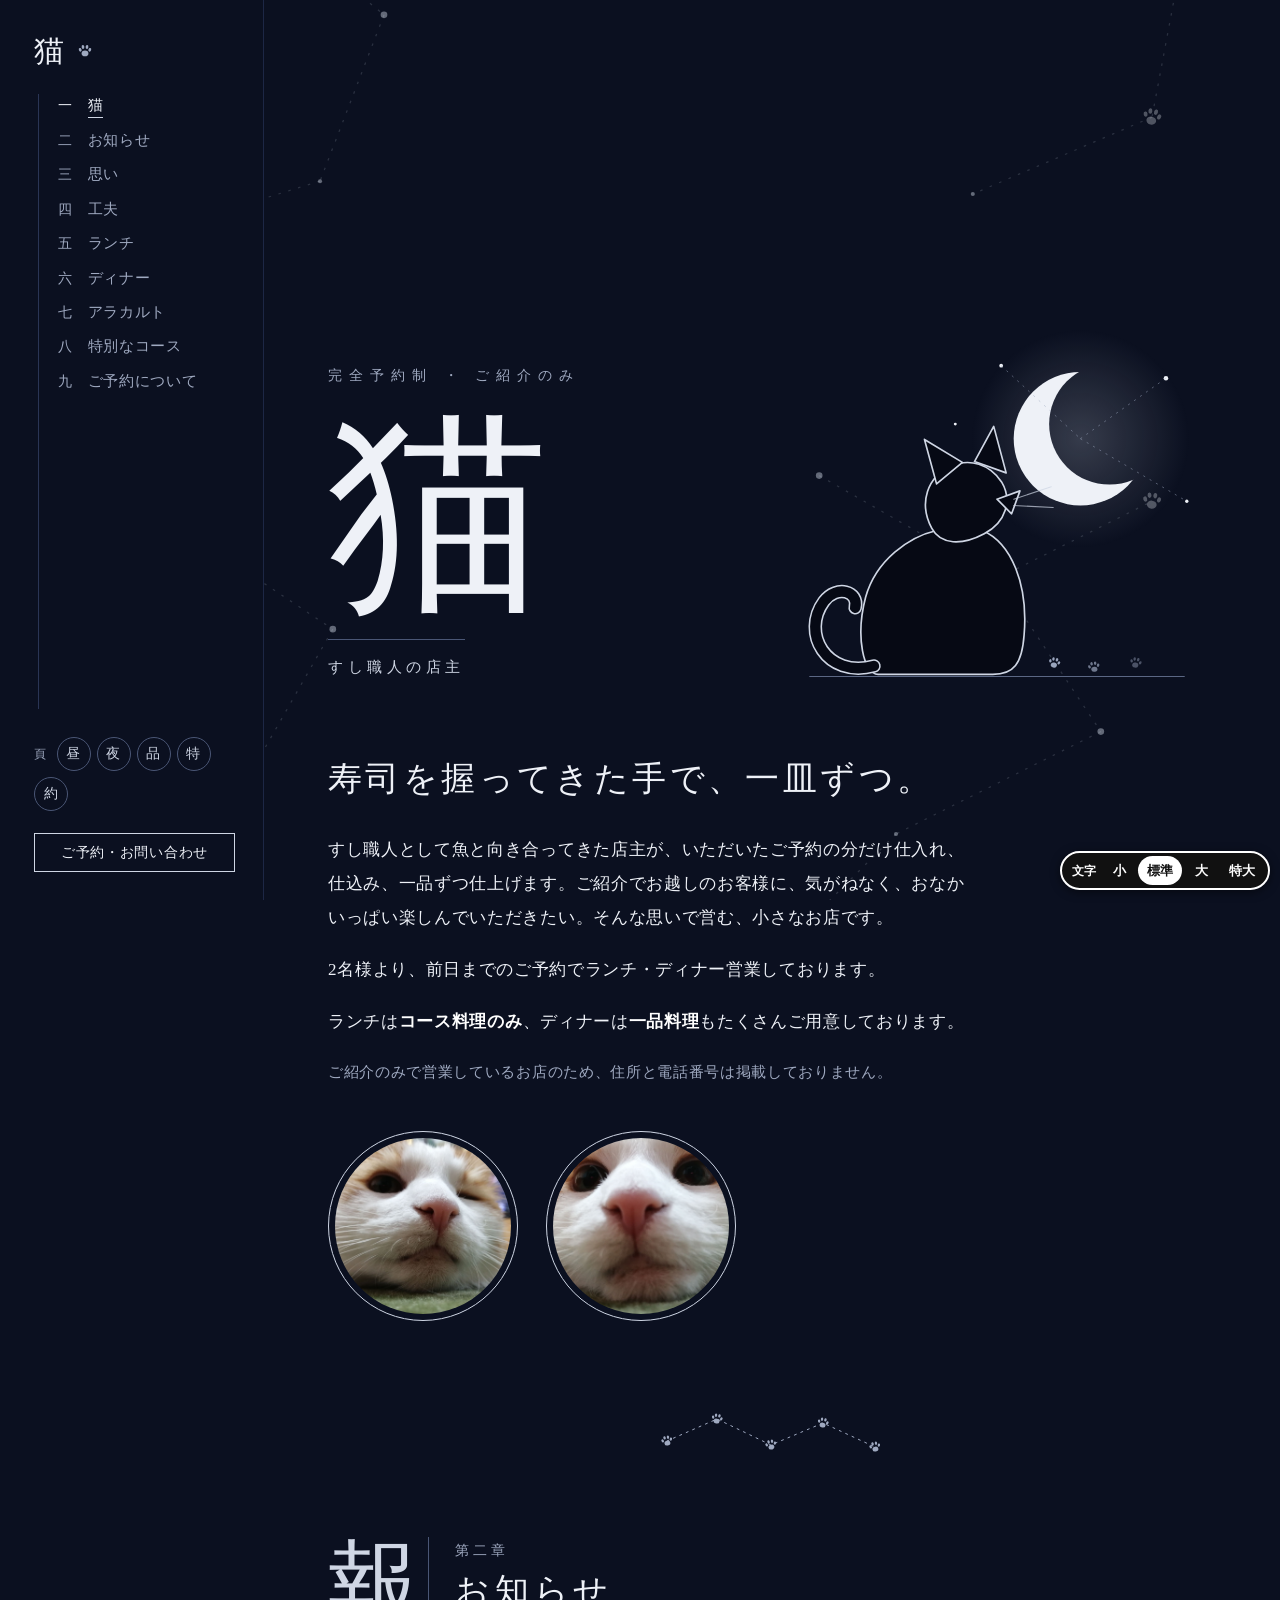
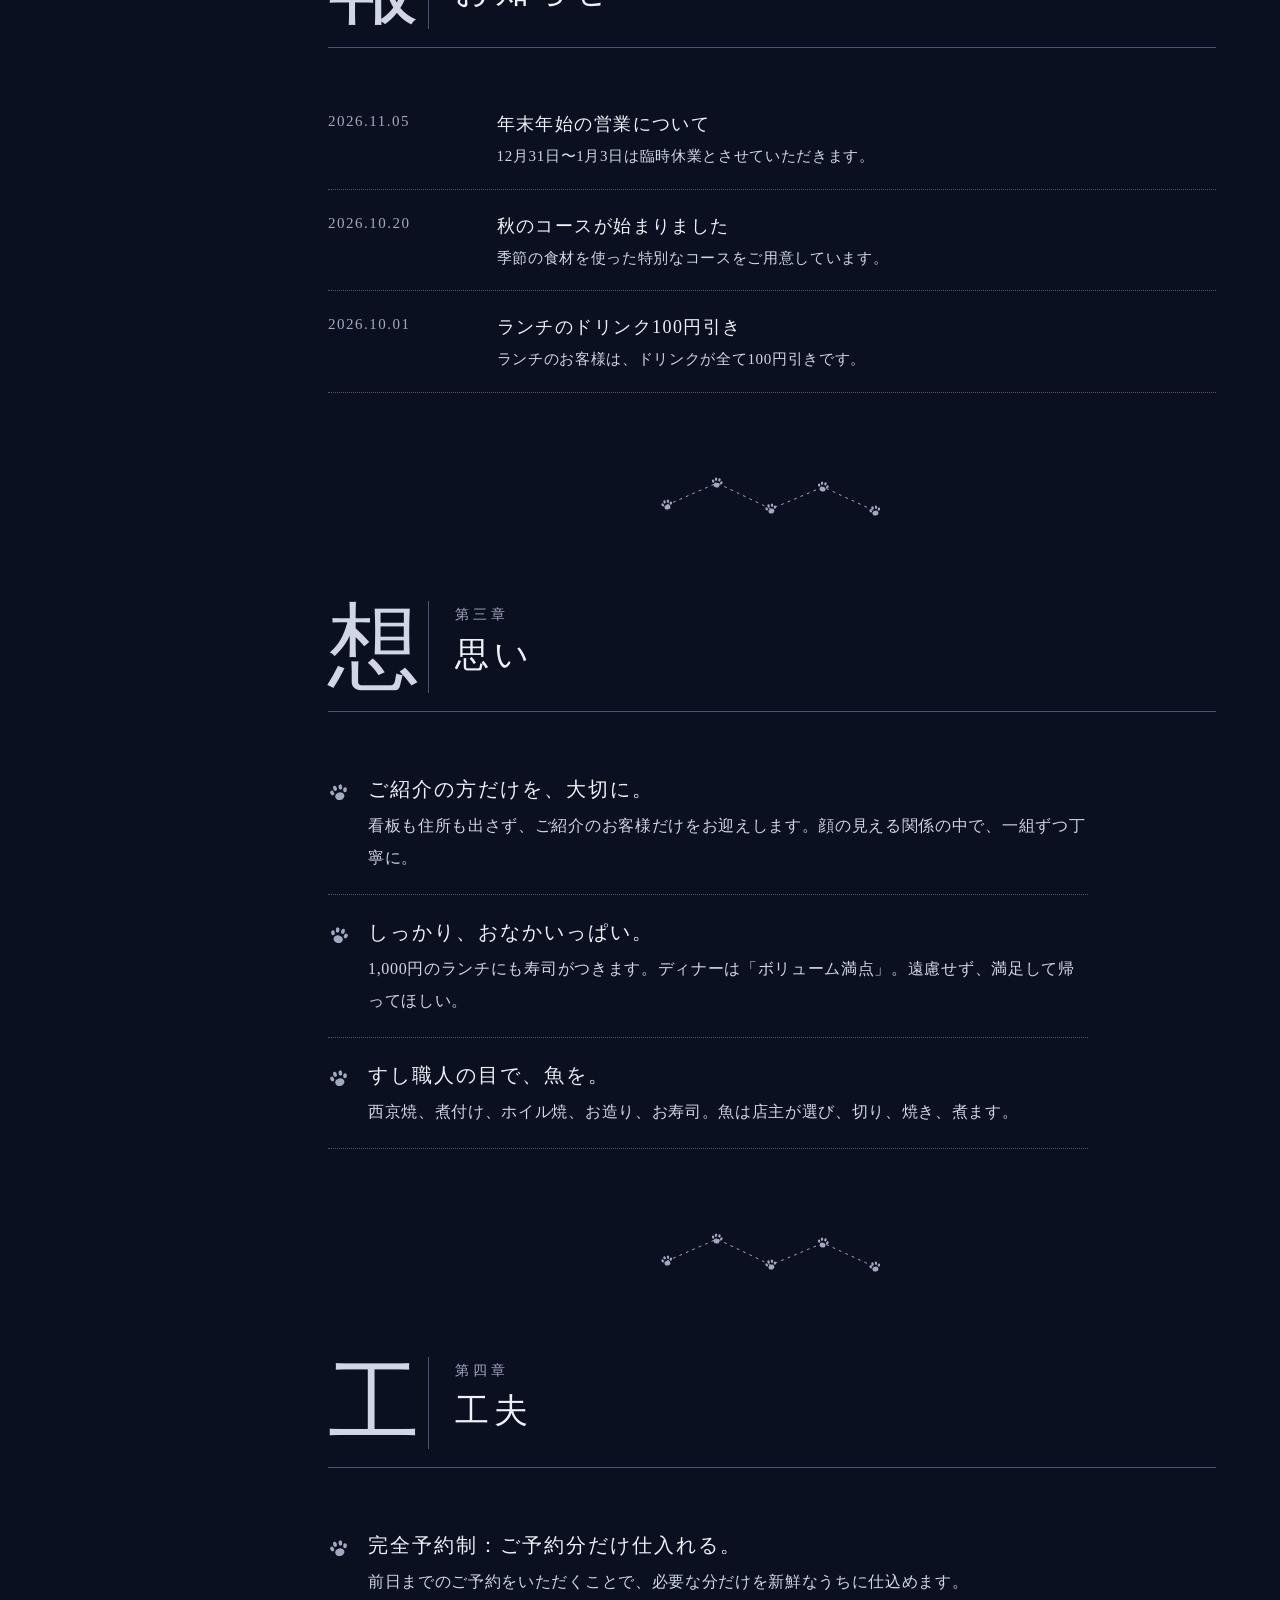
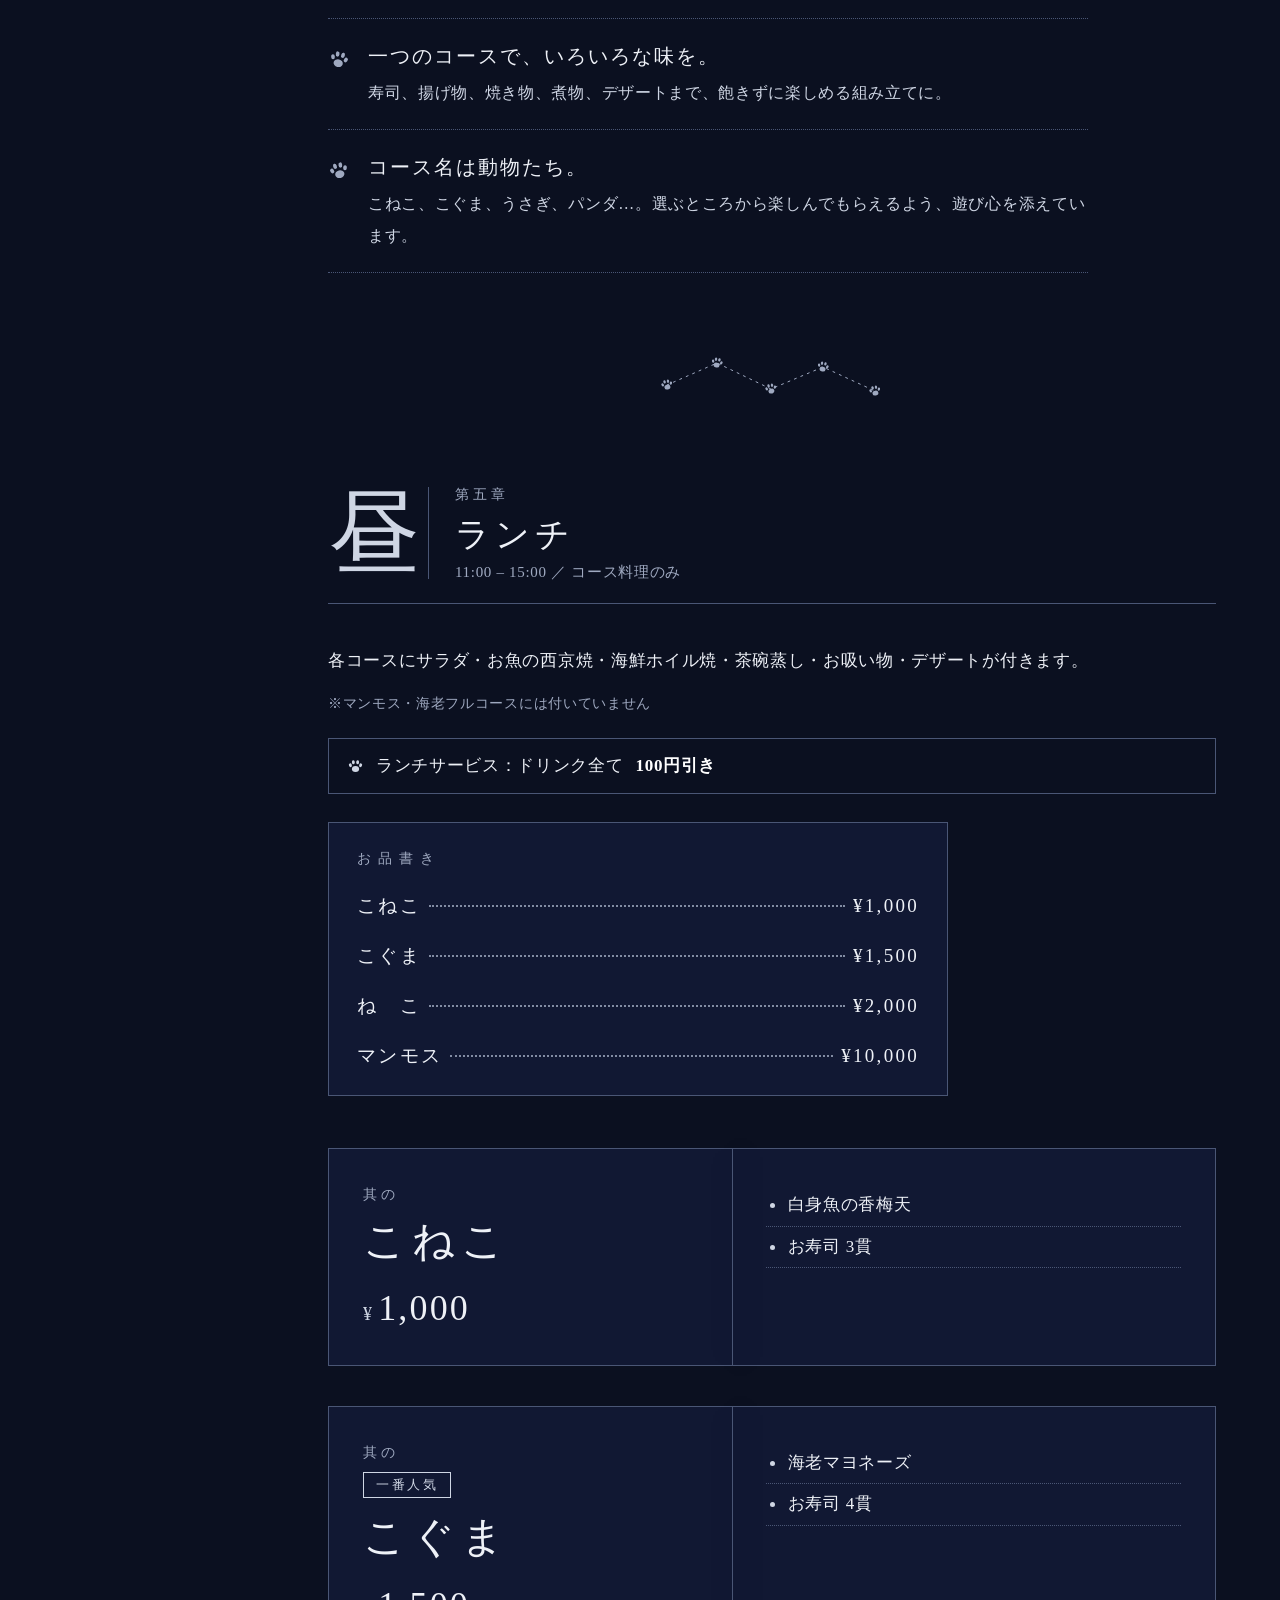
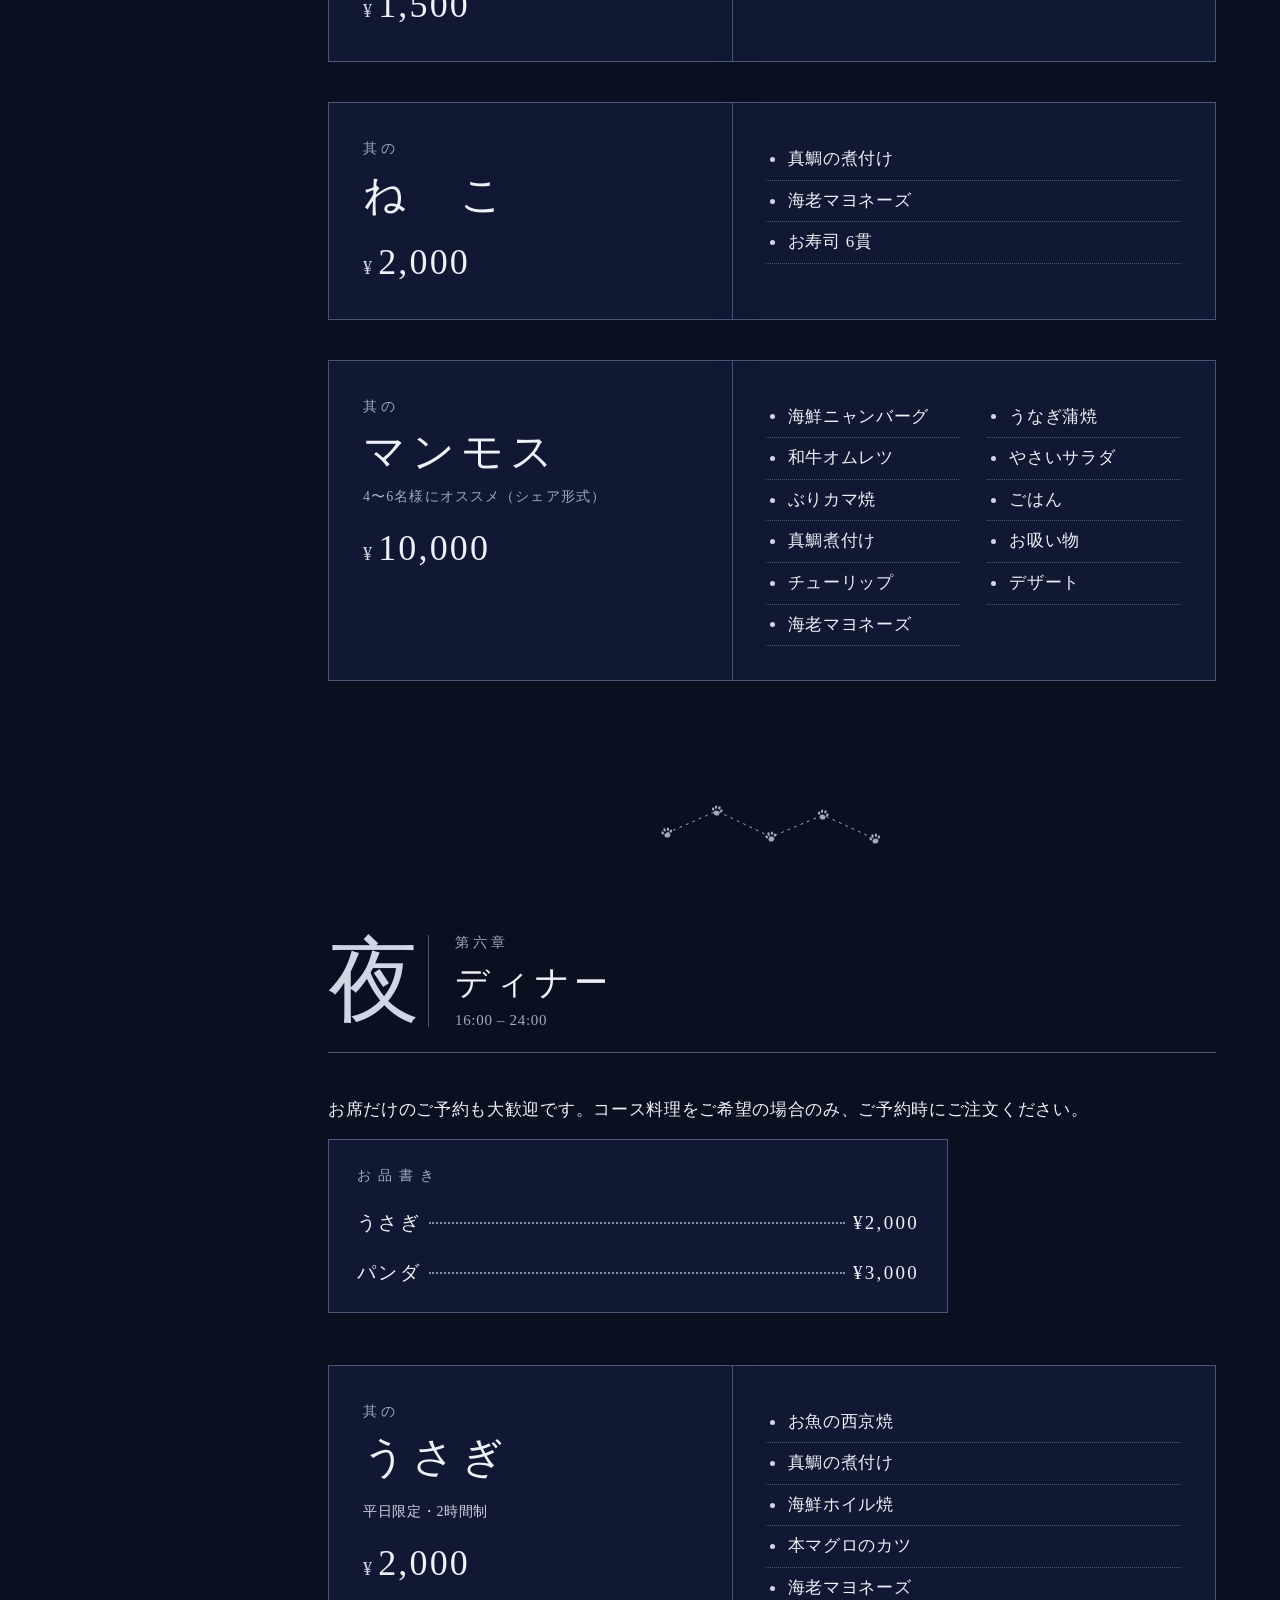
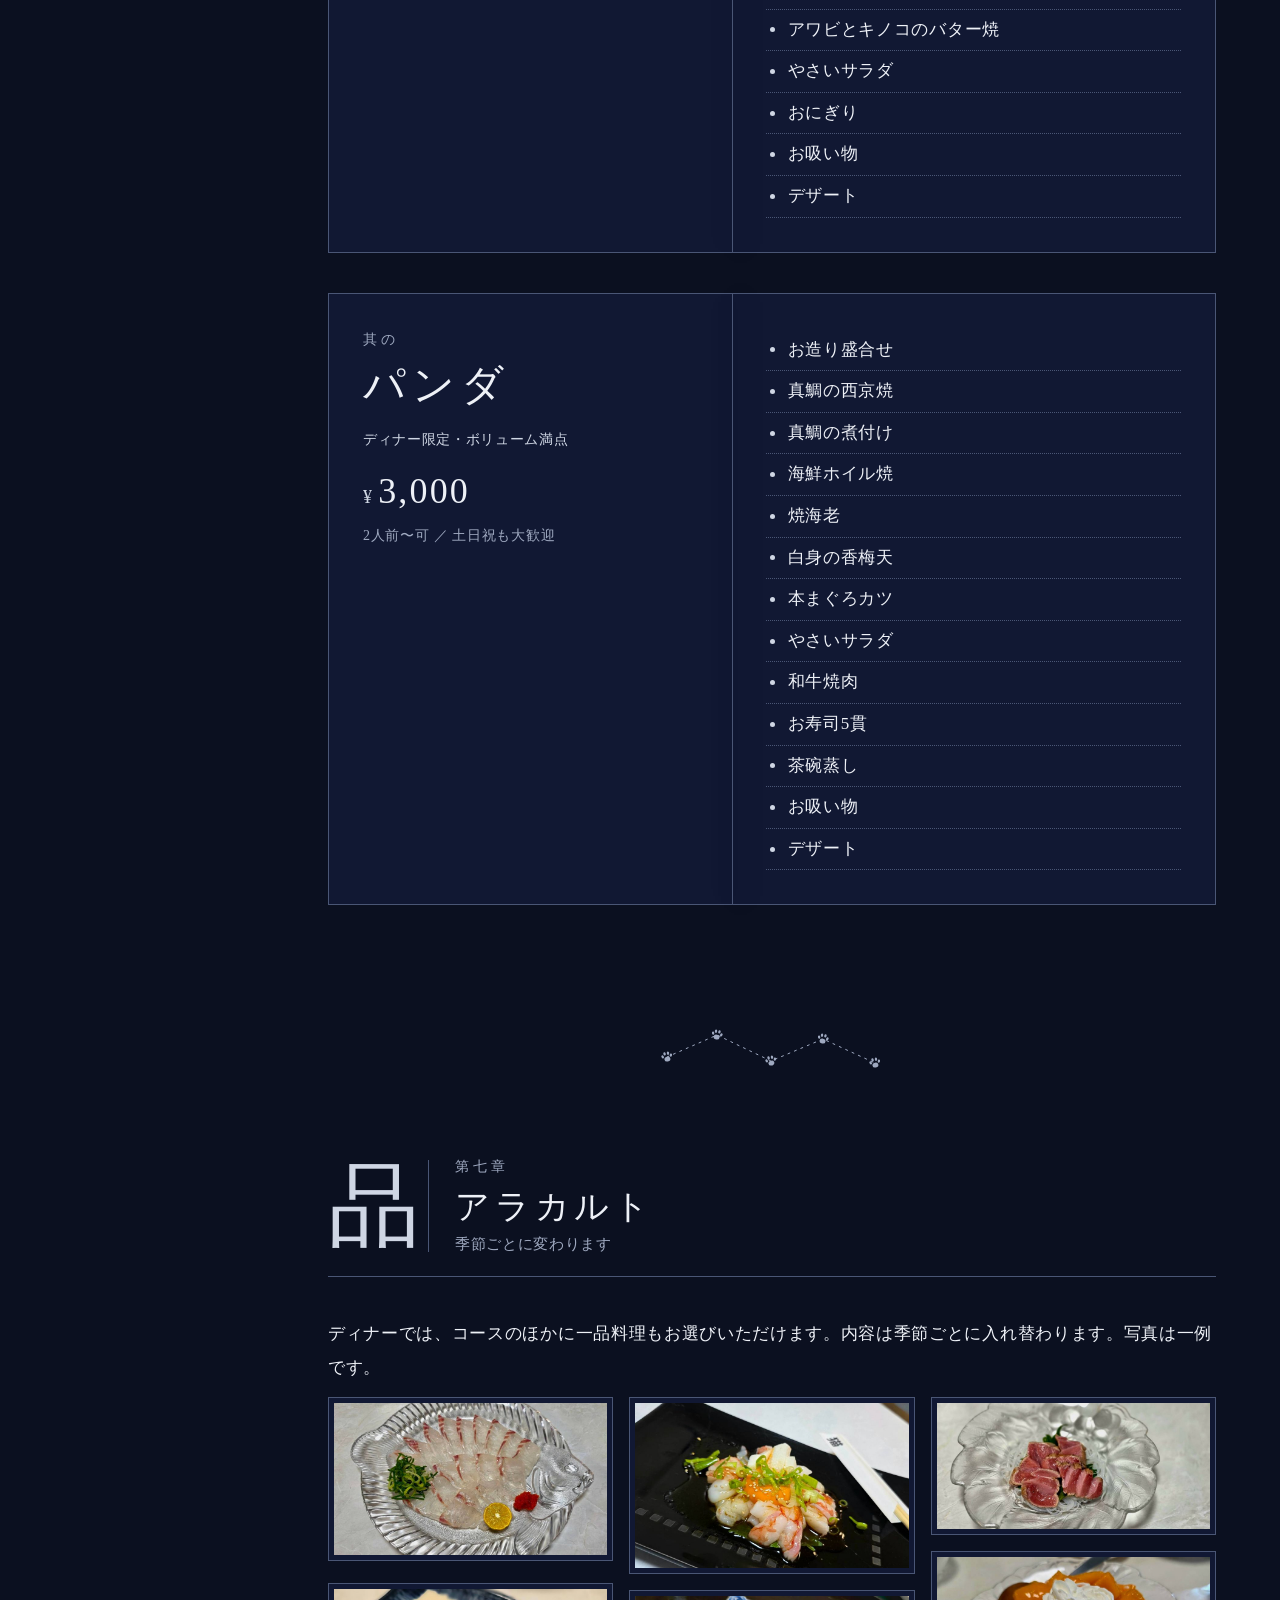
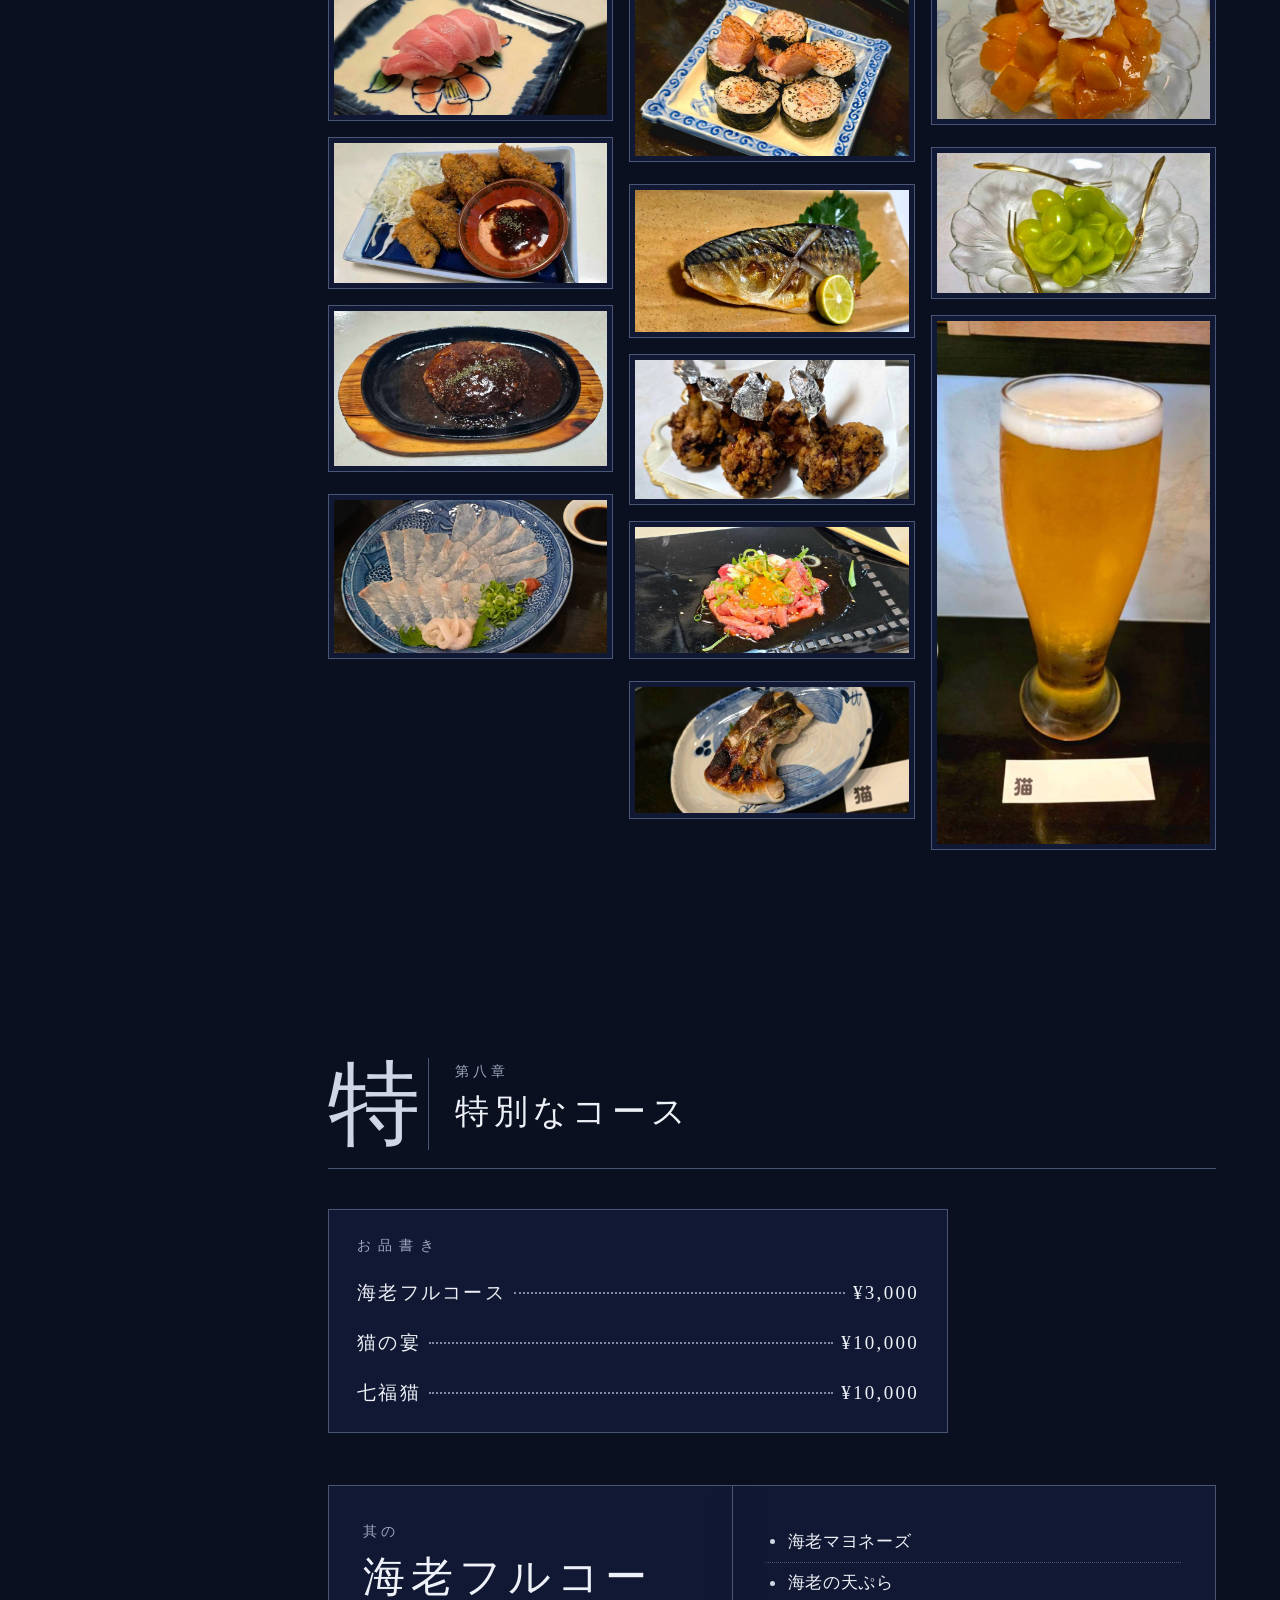
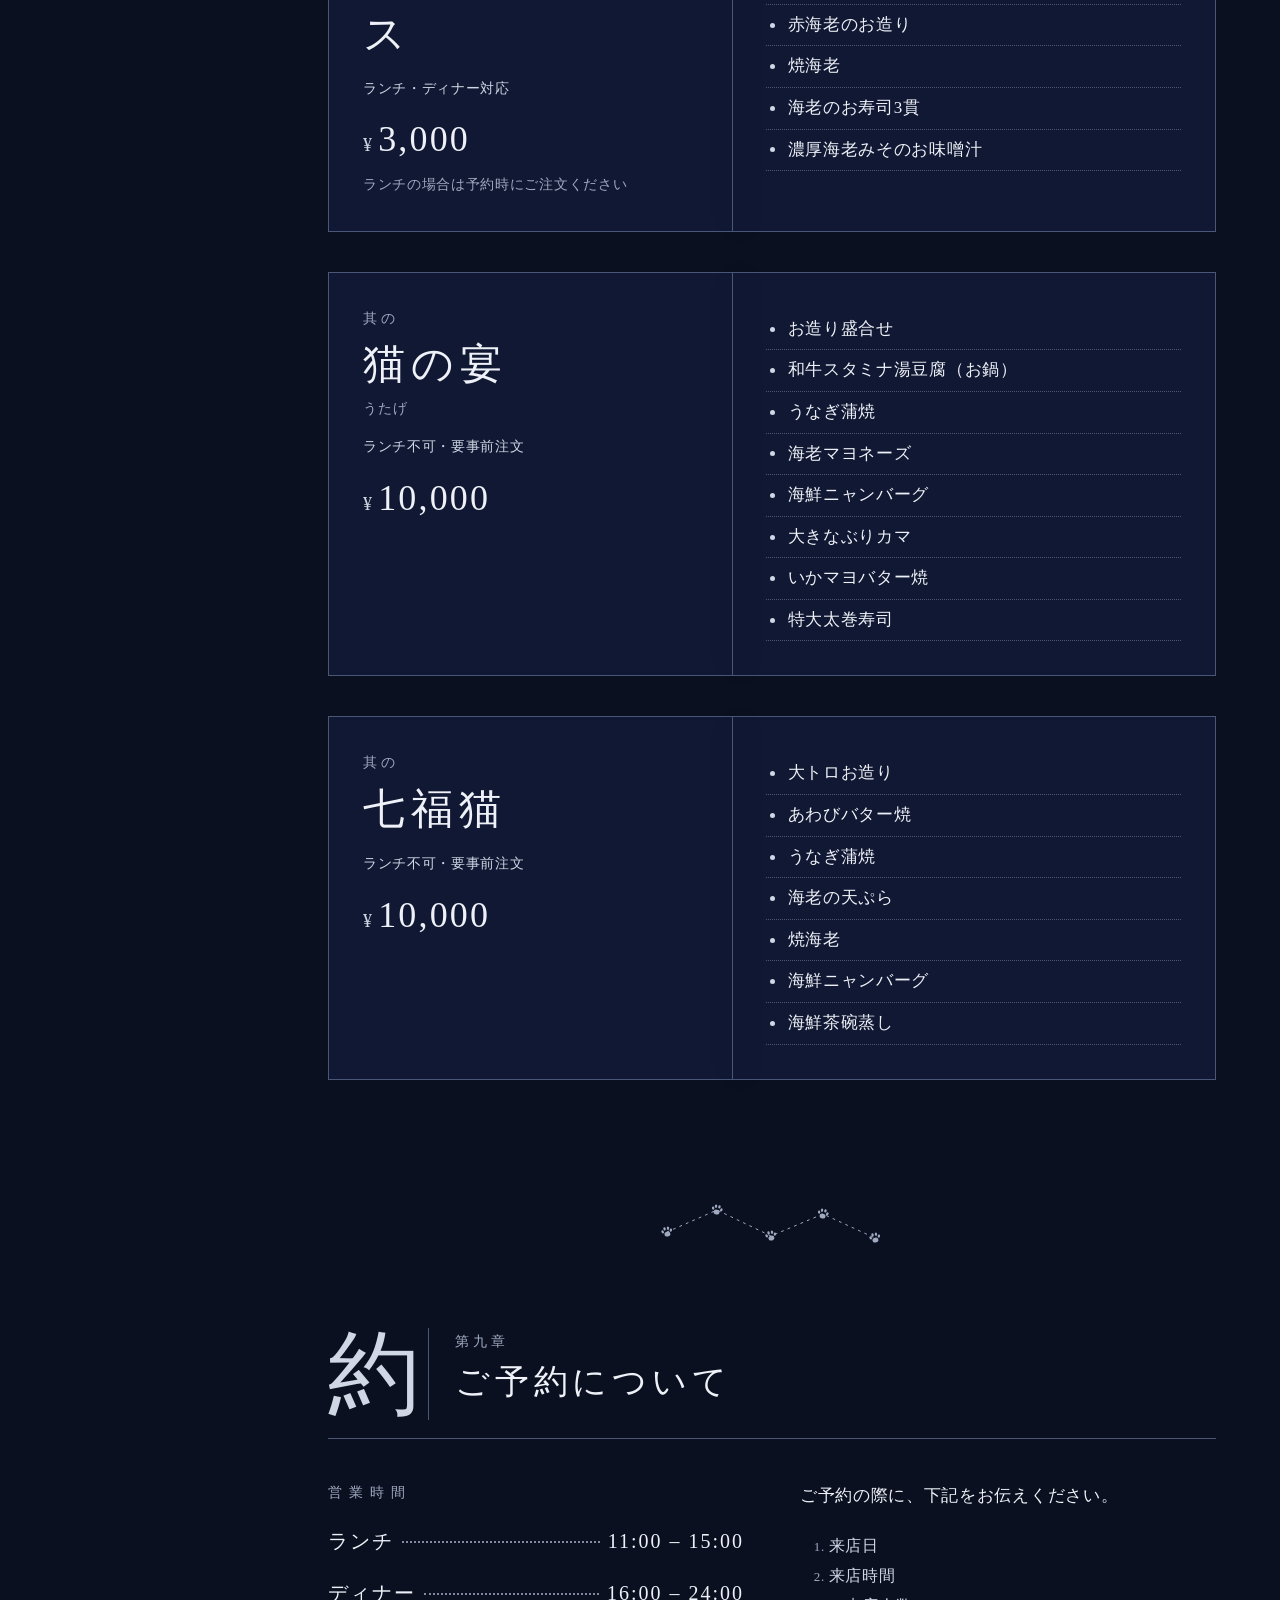
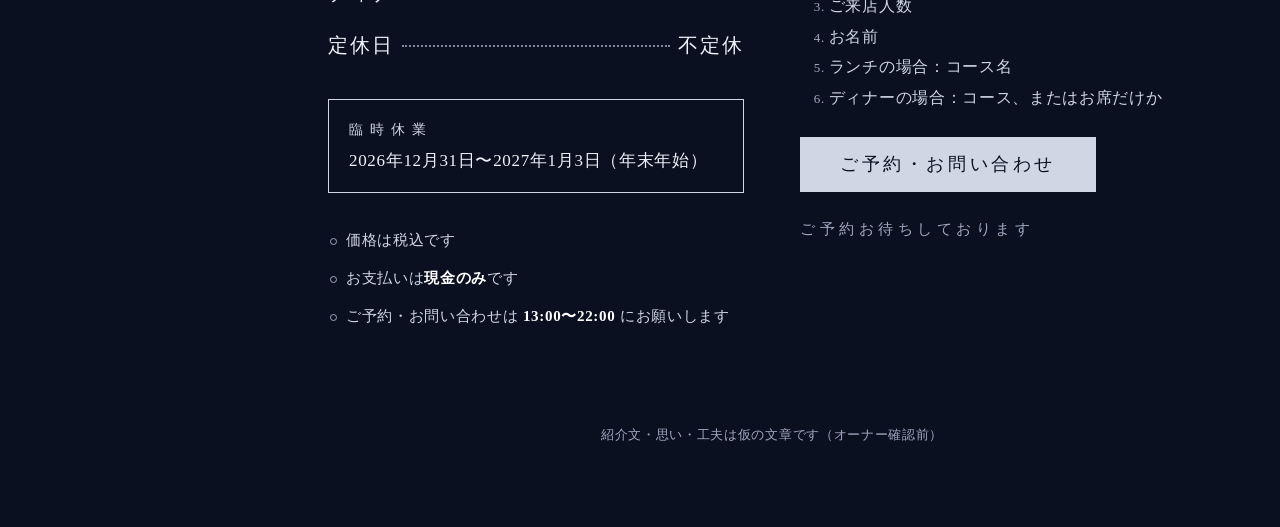
<file: designs3/e3-ainoyoru/index.html>
<!DOCTYPE html>
<html lang="ja" data-root="../../">
<head>
<meta charset="utf-8">
<meta name="viewport" content="width=device-width, initial-scale=1">
<meta name="robots" content="noindex, nofollow, noarchive, nosnippet, noimageindex">
<meta name="googlebot" content="noindex, nofollow">
<title>猫 | 完全予約制・ご紹介のみ</title>
<link rel="stylesheet" href="style.css">
</head>
<body>

<svg width="0" height="0" style="position:absolute" aria-hidden="true" focusable="false">
  <defs>
    <symbol id="paw" viewBox="0 0 40 40">
      <ellipse cx="20" cy="26" rx="8.5" ry="7" fill="currentColor"/>
      <ellipse cx="8" cy="17" rx="3.4" ry="4.6" transform="rotate(-20 8 17)" fill="currentColor"/>
      <ellipse cx="15" cy="10" rx="3.4" ry="4.8" transform="rotate(-6 15 10)" fill="currentColor"/>
      <ellipse cx="25" cy="10" rx="3.4" ry="4.8" transform="rotate(6 25 10)" fill="currentColor"/>
      <ellipse cx="32" cy="17" rx="3.4" ry="4.6" transform="rotate(20 32 17)" fill="currentColor"/>
    </symbol>
  </defs>
</svg>

<div class="sky" id="sky" aria-hidden="true"></div>

<nav class="toc" id="toc" aria-label="目次"></nav>

<main class="book" id="book">
  <noscript><p class="nojs">このページの表示にはJavaScriptが必要です。</p></noscript>
</main>

<script src="../../menu-data.js"></script>
<script src="../shared/neko.js"></script>
<script src="../shared/fontsize.js"></script>
<script src="script.js"></script>
</body>
</html>
</file>
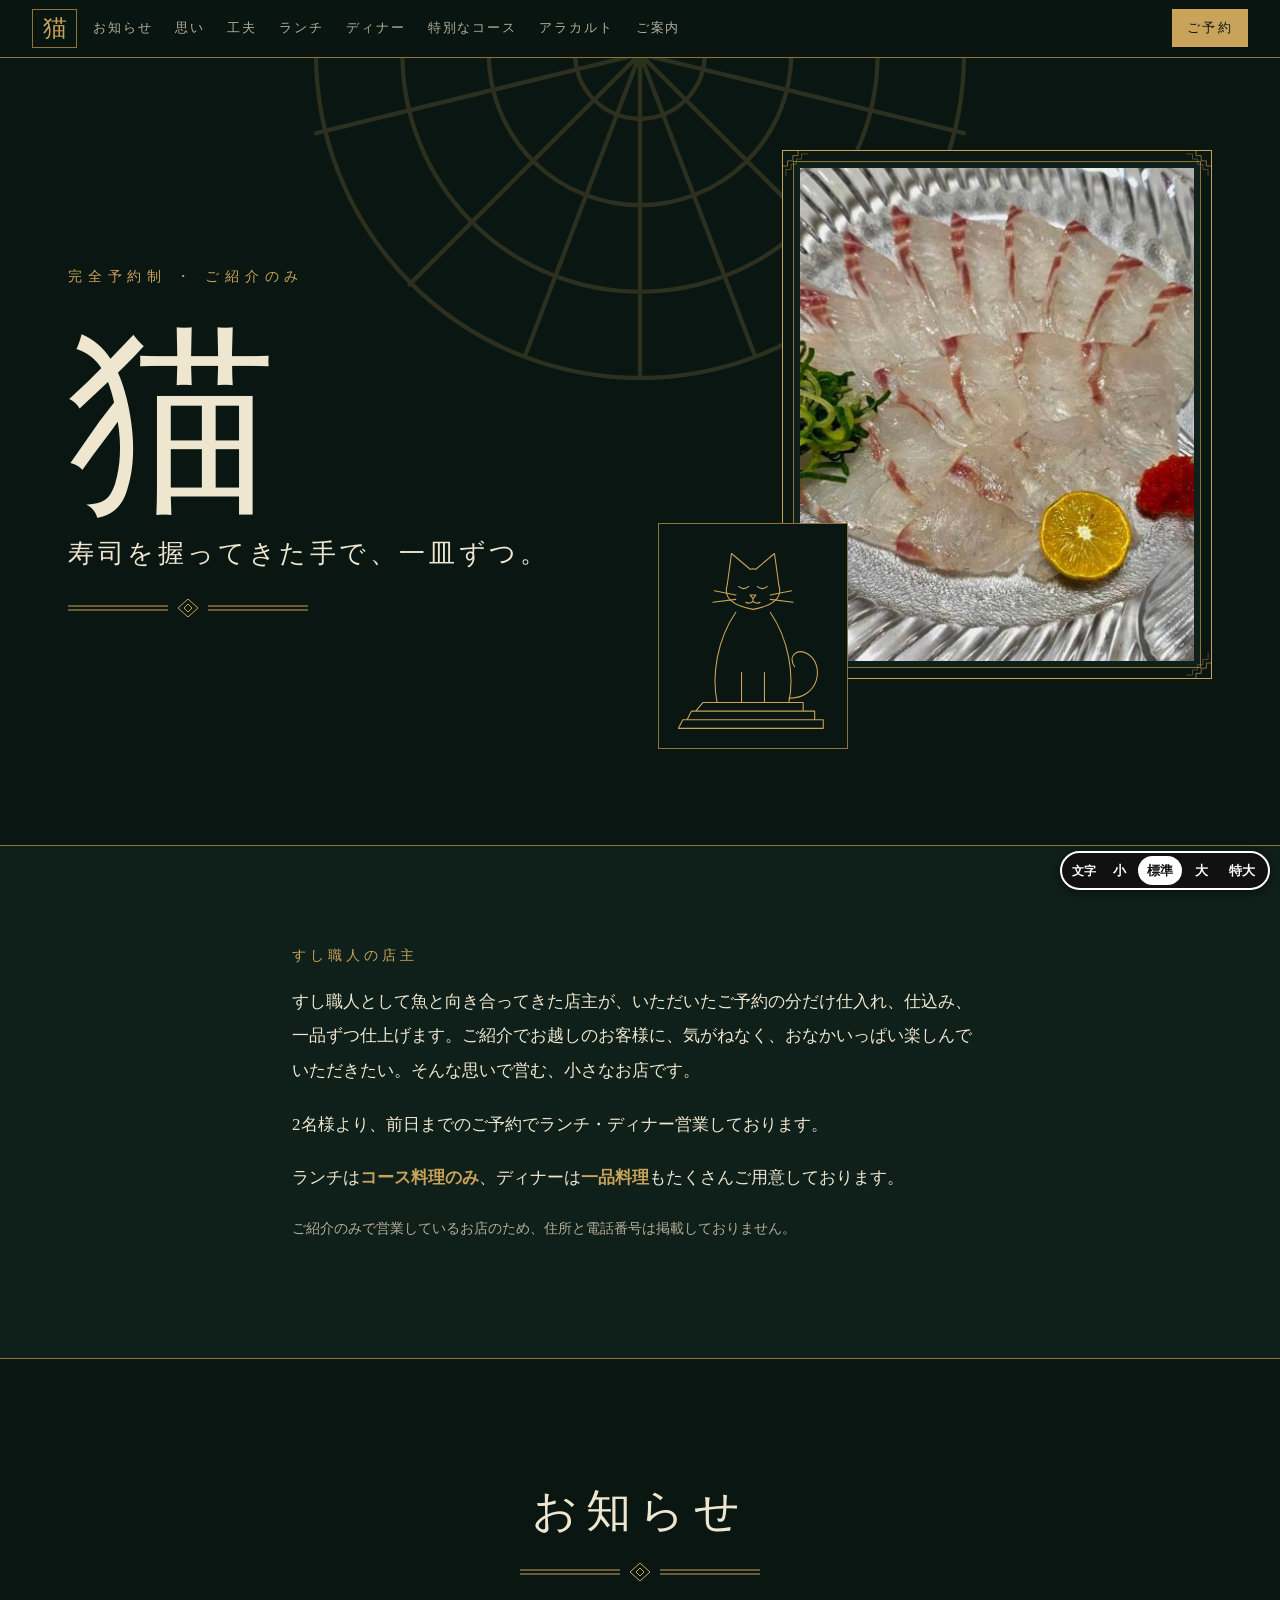
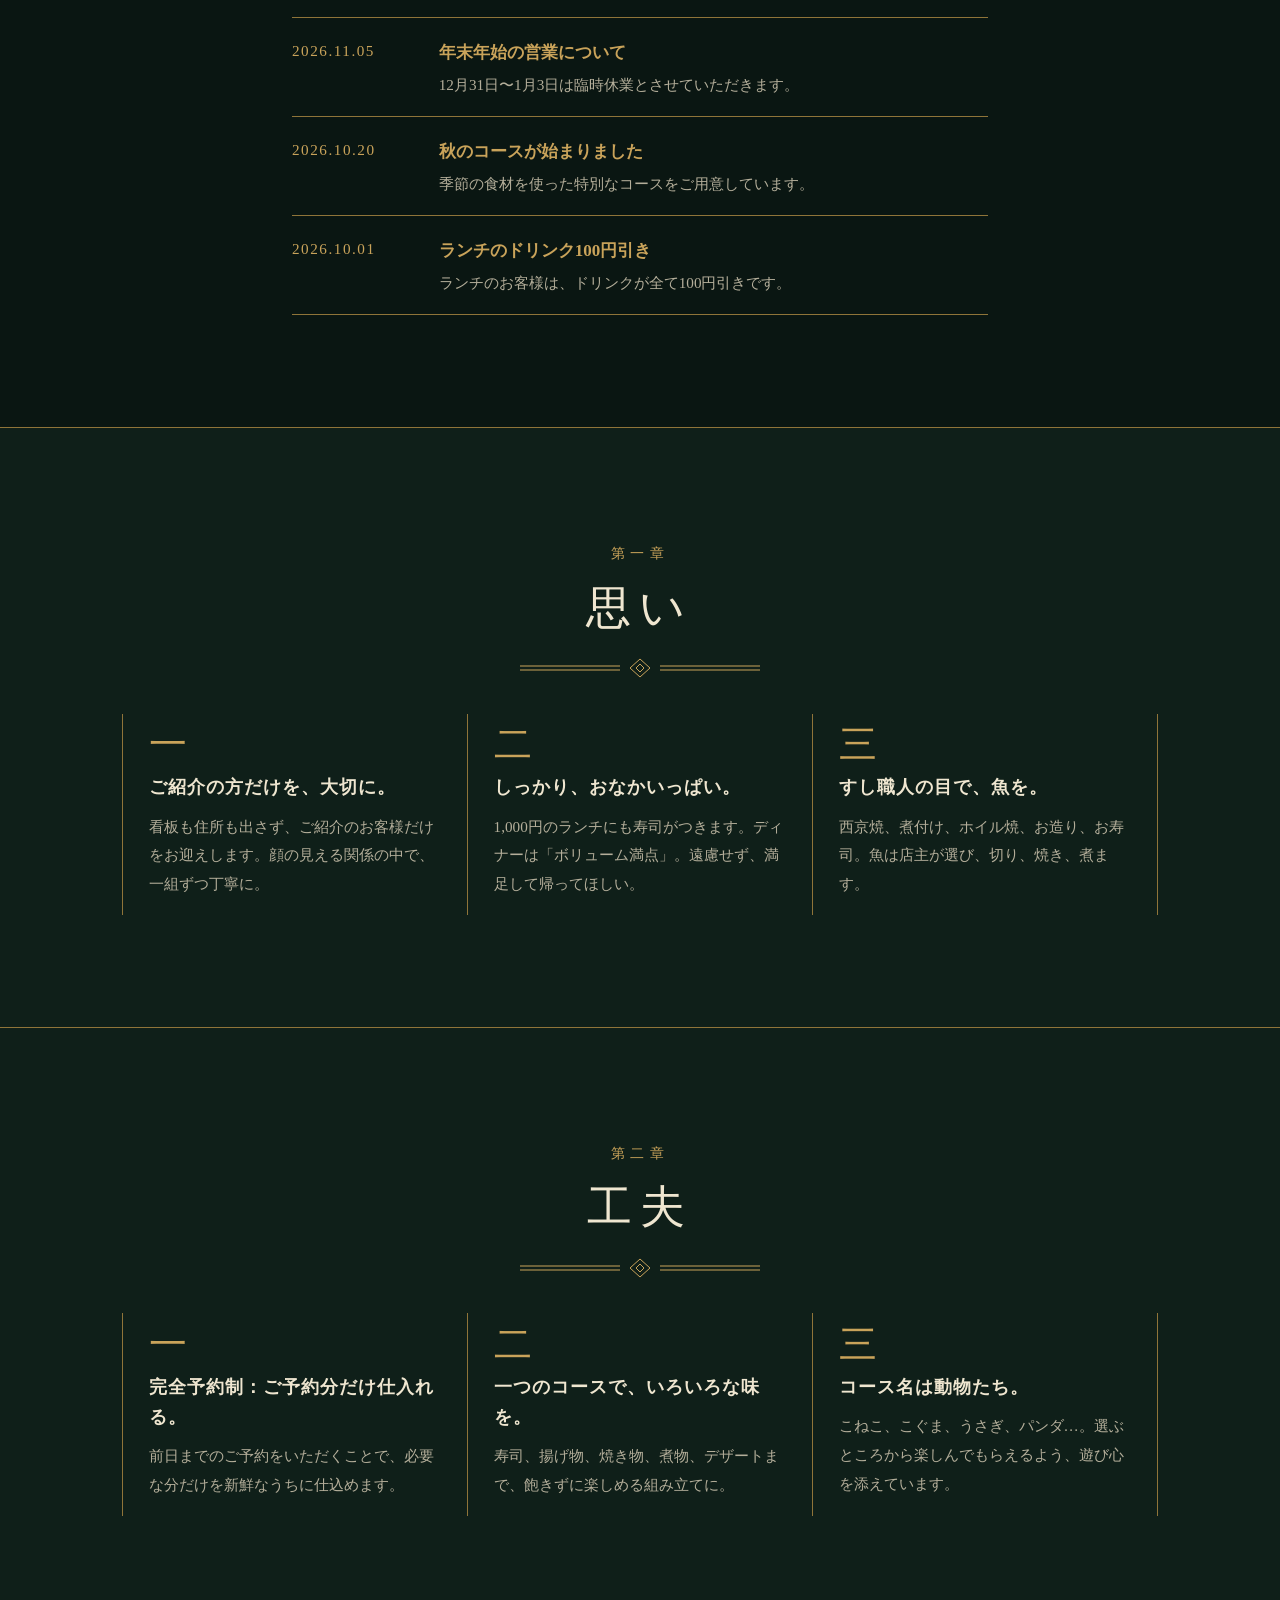
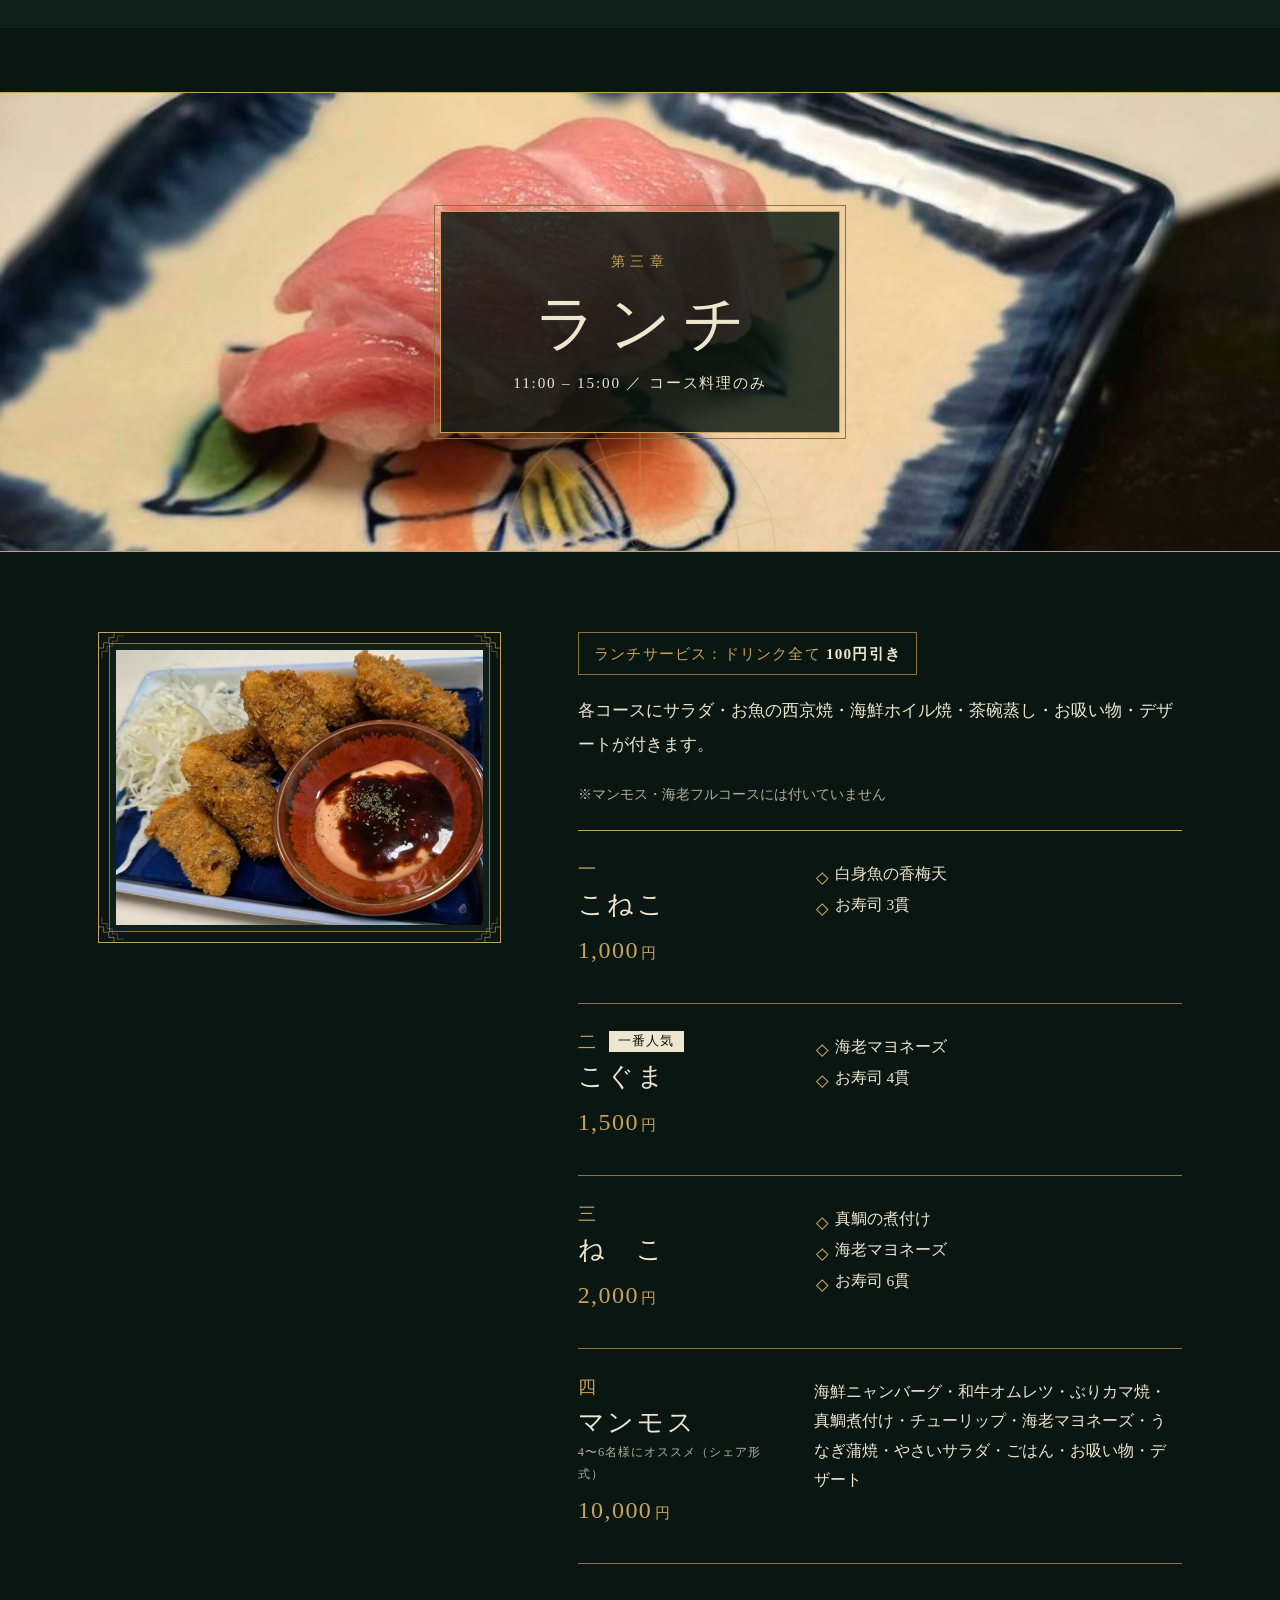
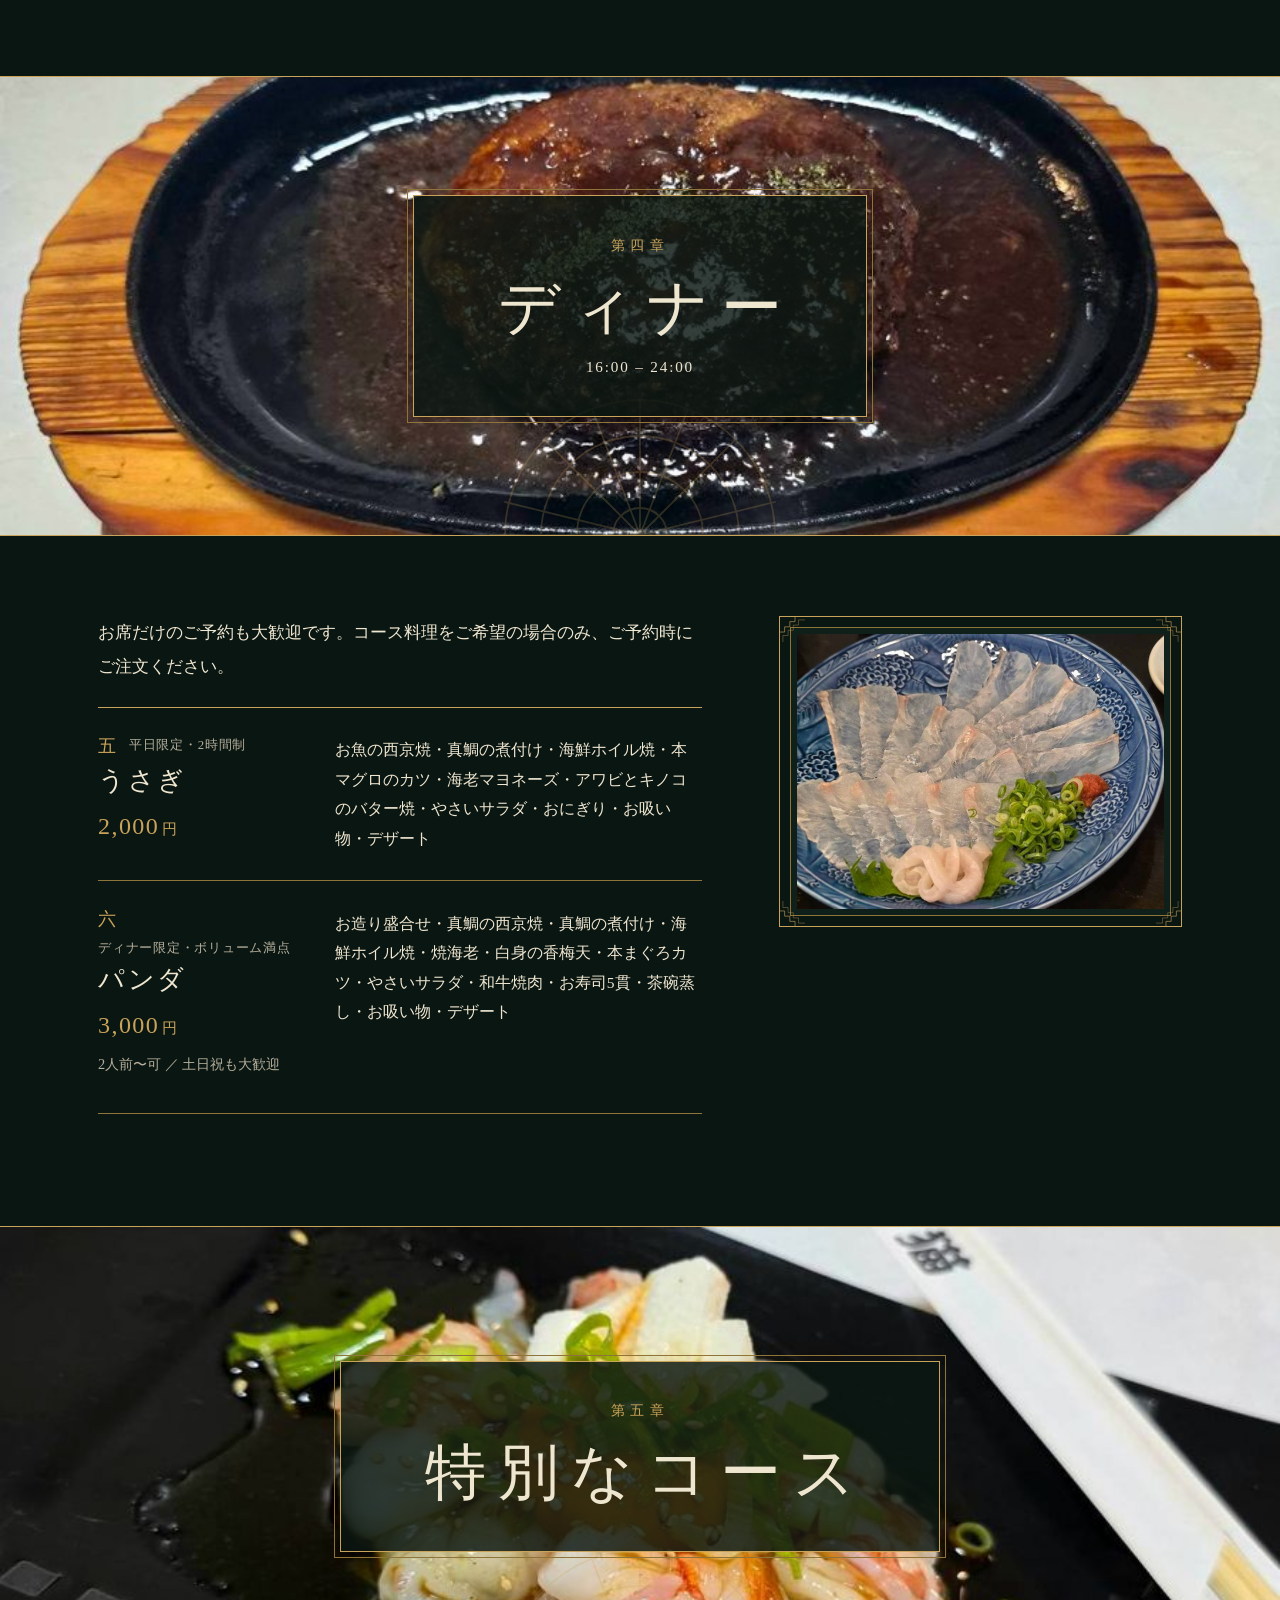
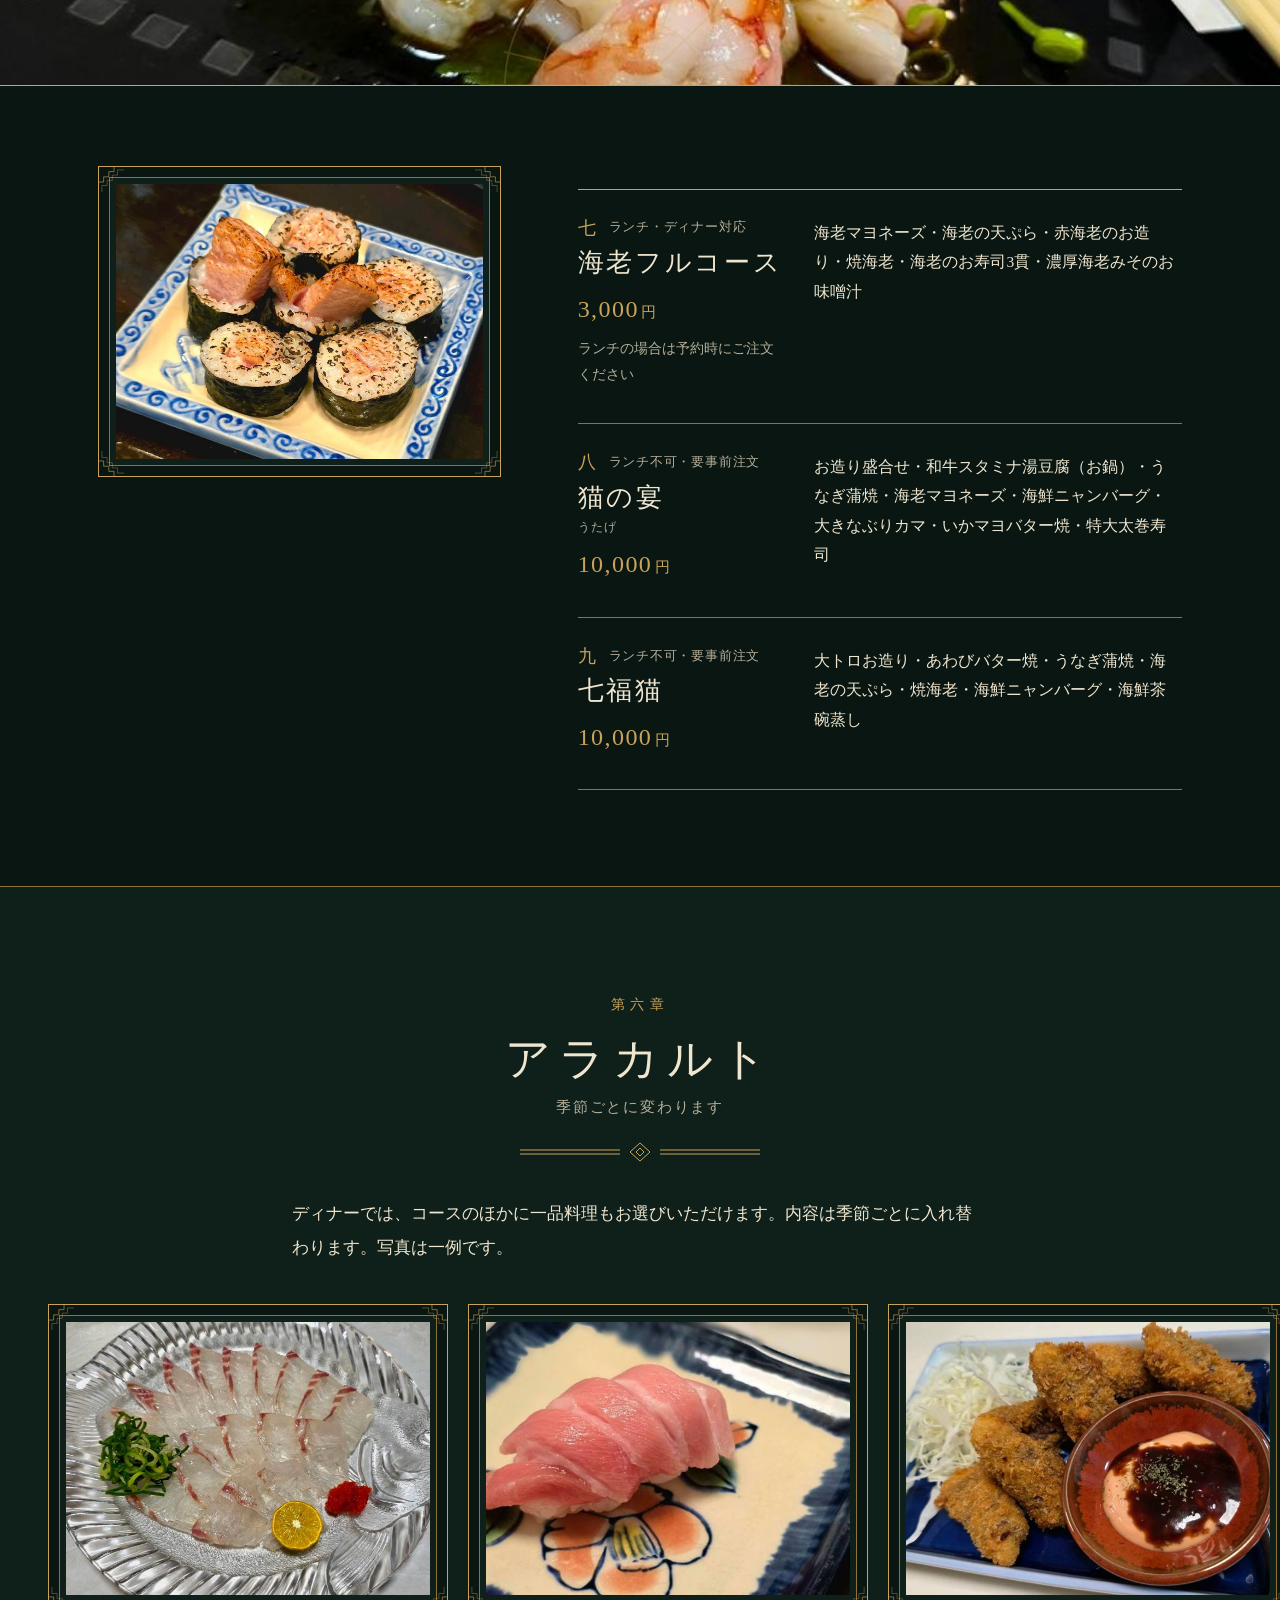
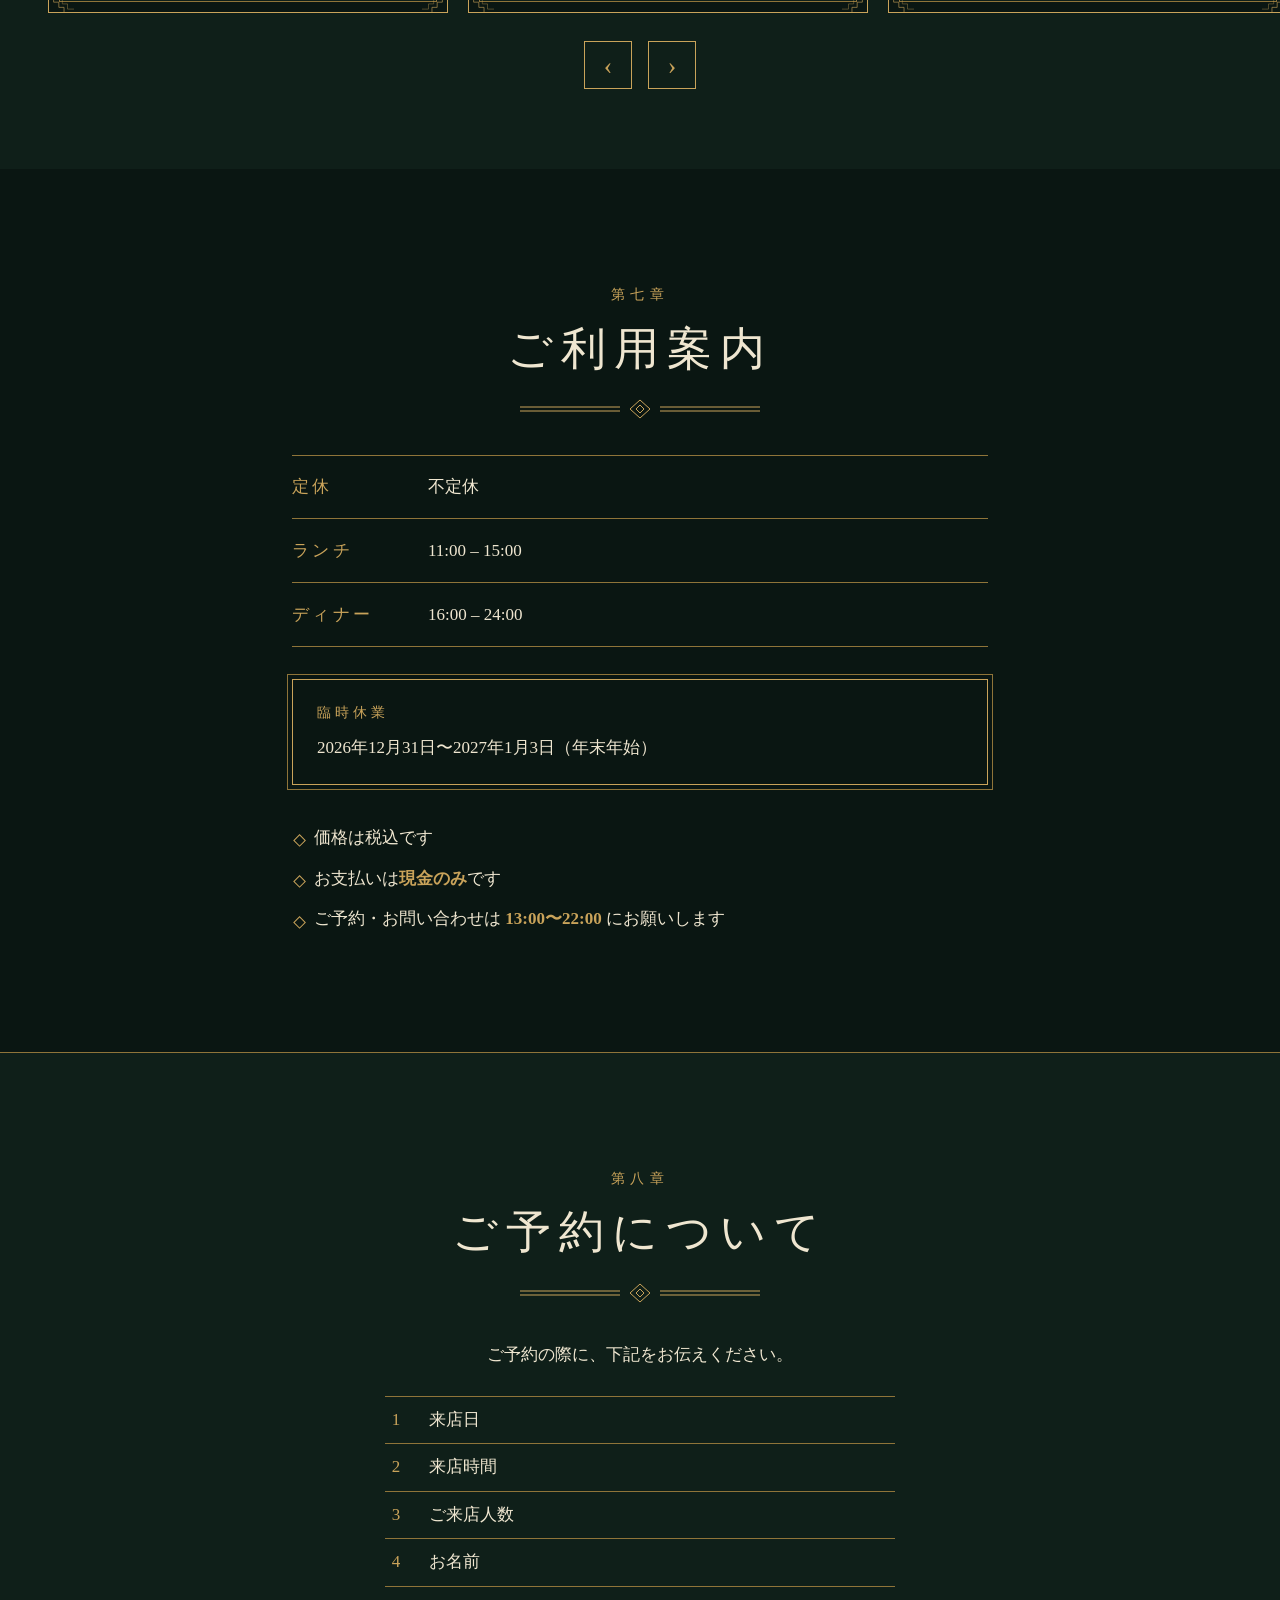
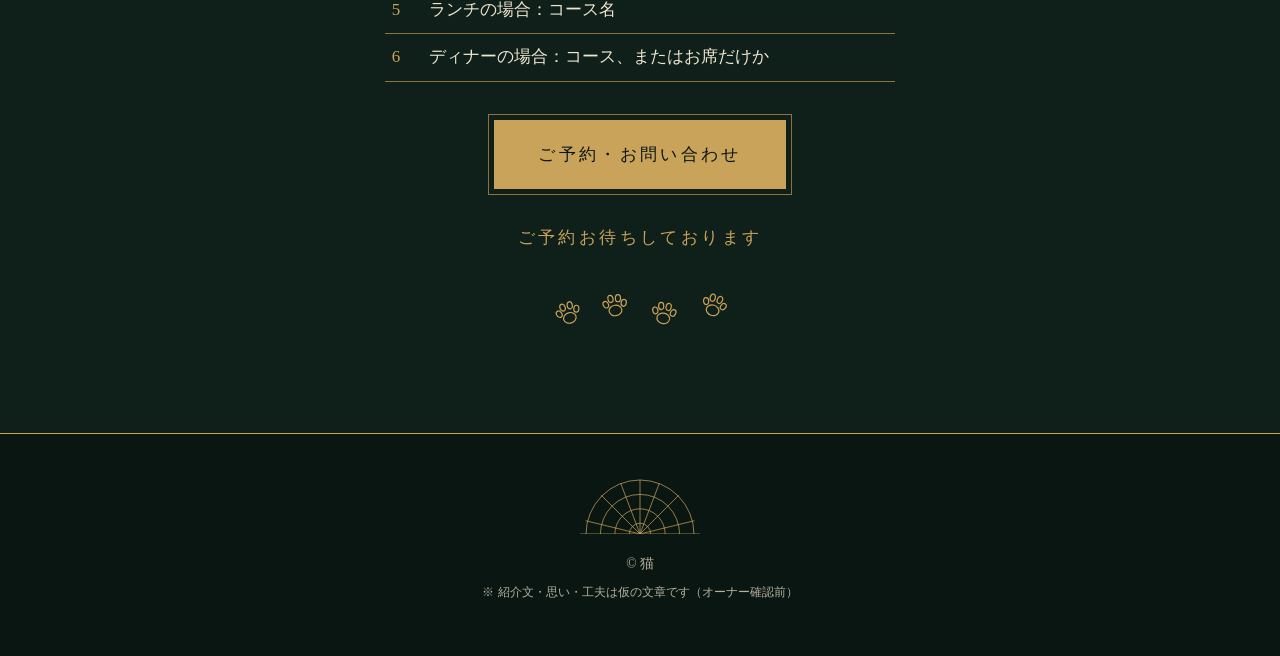
<file: designs3/e4-fukamidori/index.html>
<!DOCTYPE html>
<html lang="ja" data-root="../../">
<head>
<meta charset="utf-8">
<meta name="viewport" content="width=device-width, initial-scale=1">
<meta name="robots" content="noindex, nofollow, noarchive, nosnippet, noimageindex">
<title>猫 | 完全予約制・ご紹介のみ</title>
<link rel="stylesheet" href="style.css">
</head>
<body>

<svg width="0" height="0" style="position:absolute" aria-hidden="true" focusable="false">
  <defs>
    <symbol id="paw" viewBox="0 0 40 40">
      <g fill="none" stroke="currentColor" stroke-width="1.6">
        <ellipse cx="20" cy="26" rx="8.5" ry="7"/>
        <ellipse cx="8" cy="17" rx="3.4" ry="4.6" transform="rotate(-20 8 17)"/>
        <ellipse cx="15" cy="10" rx="3.4" ry="4.8" transform="rotate(-6 15 10)"/>
        <ellipse cx="25" cy="10" rx="3.4" ry="4.8" transform="rotate(6 25 10)"/>
        <ellipse cx="32" cy="17" rx="3.4" ry="4.6" transform="rotate(20 32 17)"/>
      </g>
    </symbol>
    <!-- 扇形（アールデコ） -->
    <symbol id="fan" viewBox="0 0 200 100">
      <g fill="none" stroke="currentColor" stroke-width="1.2" stroke-linecap="round">
        <path d="M10 100 A90 90 0 0 1 190 100"/>
        <path d="M34 100 A66 66 0 0 1 166 100"/>
        <path d="M58 100 A42 42 0 0 1 142 100"/>
        <path d="M82 100 A18 18 0 0 1 118 100"/>
        <path d="M100 100 V10 M100 100 L36 36 M100 100 L164 36 M100 100 L10 78 M100 100 L190 78 M100 100 L68 16 M100 100 L132 16"/>
        <path d="M0 100 H200"/>
      </g>
    </symbol>
    <!-- 階段状の角 -->
    <symbol id="step" viewBox="0 0 60 60">
      <g fill="none" stroke="currentColor" stroke-width="1.4" stroke-linecap="square">
        <path d="M1 59 V37 H13 V25 H25 V13 H37 V1 H59"/>
        <path d="M9 59 V45 H21 V33 H33 V21 H45 V9 H59" opacity=".6"/>
      </g>
    </symbol>
    <!-- 二重罫の仕切り -->
    <symbol id="divider" viewBox="0 0 240 20">
      <g fill="none" stroke="currentColor" stroke-width="1">
        <path d="M0 8 H100 M140 8 H240 M0 12 H100 M140 12 H240"/>
        <path d="M120 1 L130 10 L120 19 L110 10 Z"/>
        <path d="M120 6 L124 10 L120 14 L116 10 Z"/>
      </g>
    </symbol>
  </defs>
</svg>

<noscript><p class="nojs">このページの表示にはJavaScriptが必要です。</p></noscript>

<header class="bar">
  <a class="bar-mark" href="#top" aria-label="先頭へ">猫</a>
  <nav id="nav" class="bar-nav" aria-label="ページ内"></nav>
  <a class="bar-res" id="barRes" href="#reserve">ご予約</a>
</header>

<main id="top"></main>

<footer>
  <svg class="foot-fan" aria-hidden="true"><use href="#fan"/></svg>
  <p>© 猫</p>
  <p class="draft" id="draft"></p>
</footer>

<script src="../../menu-data.js"></script>
<script src="../shared/neko.js"></script>
<script src="../shared/fontsize.js"></script>
<script src="script.js"></script>
</body>
</html>
</file>
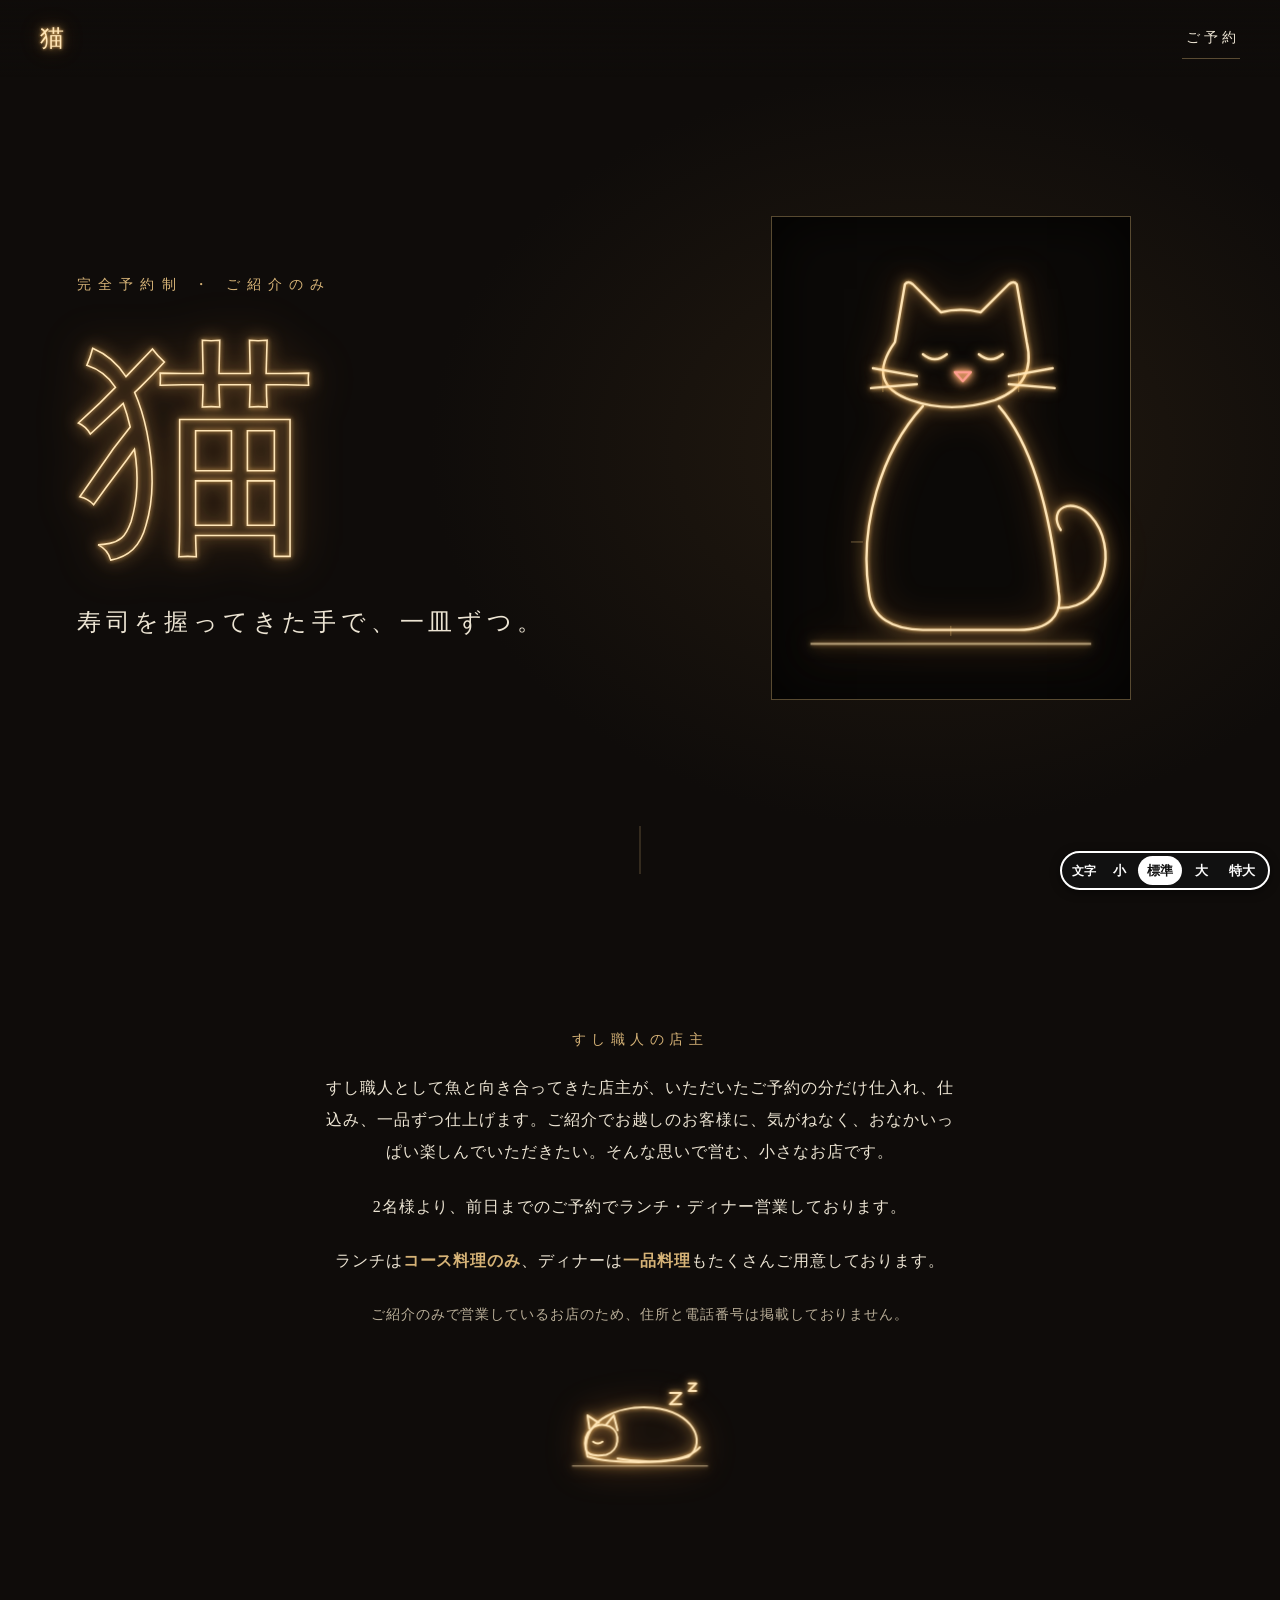
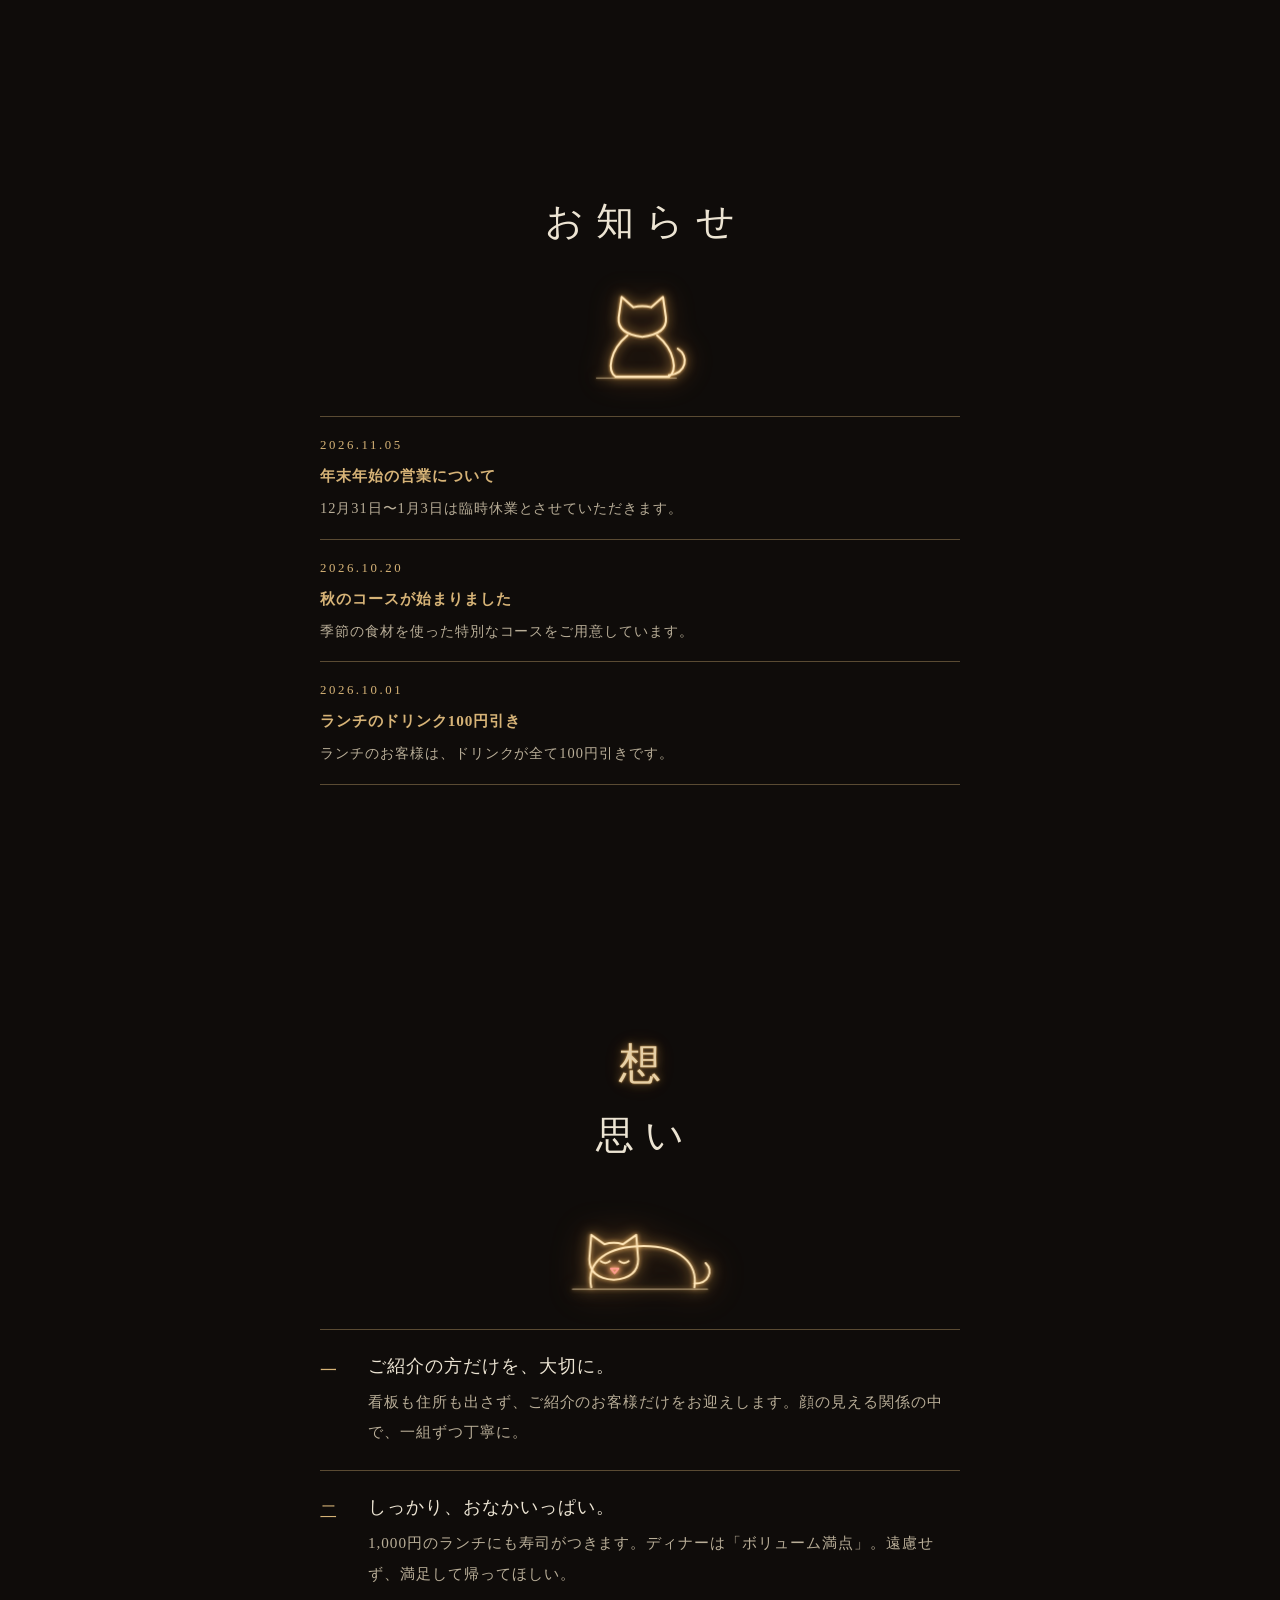
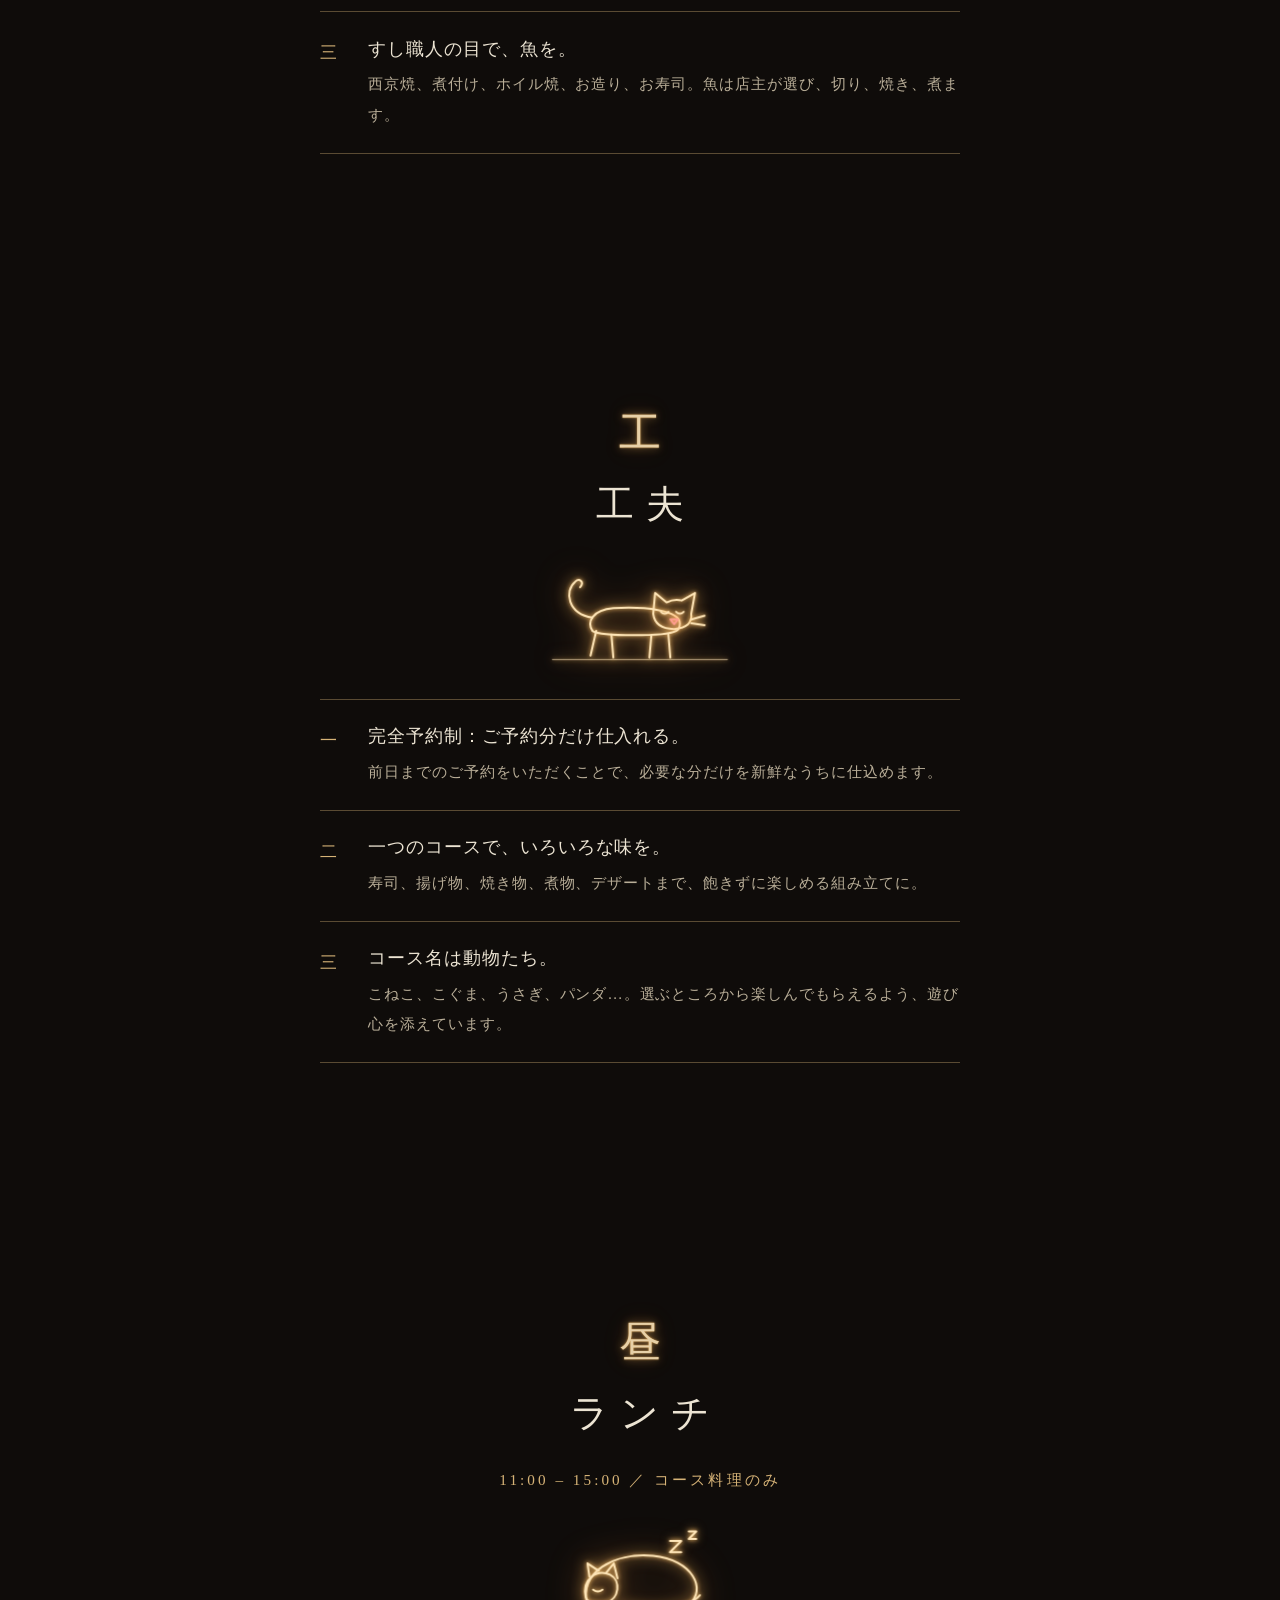
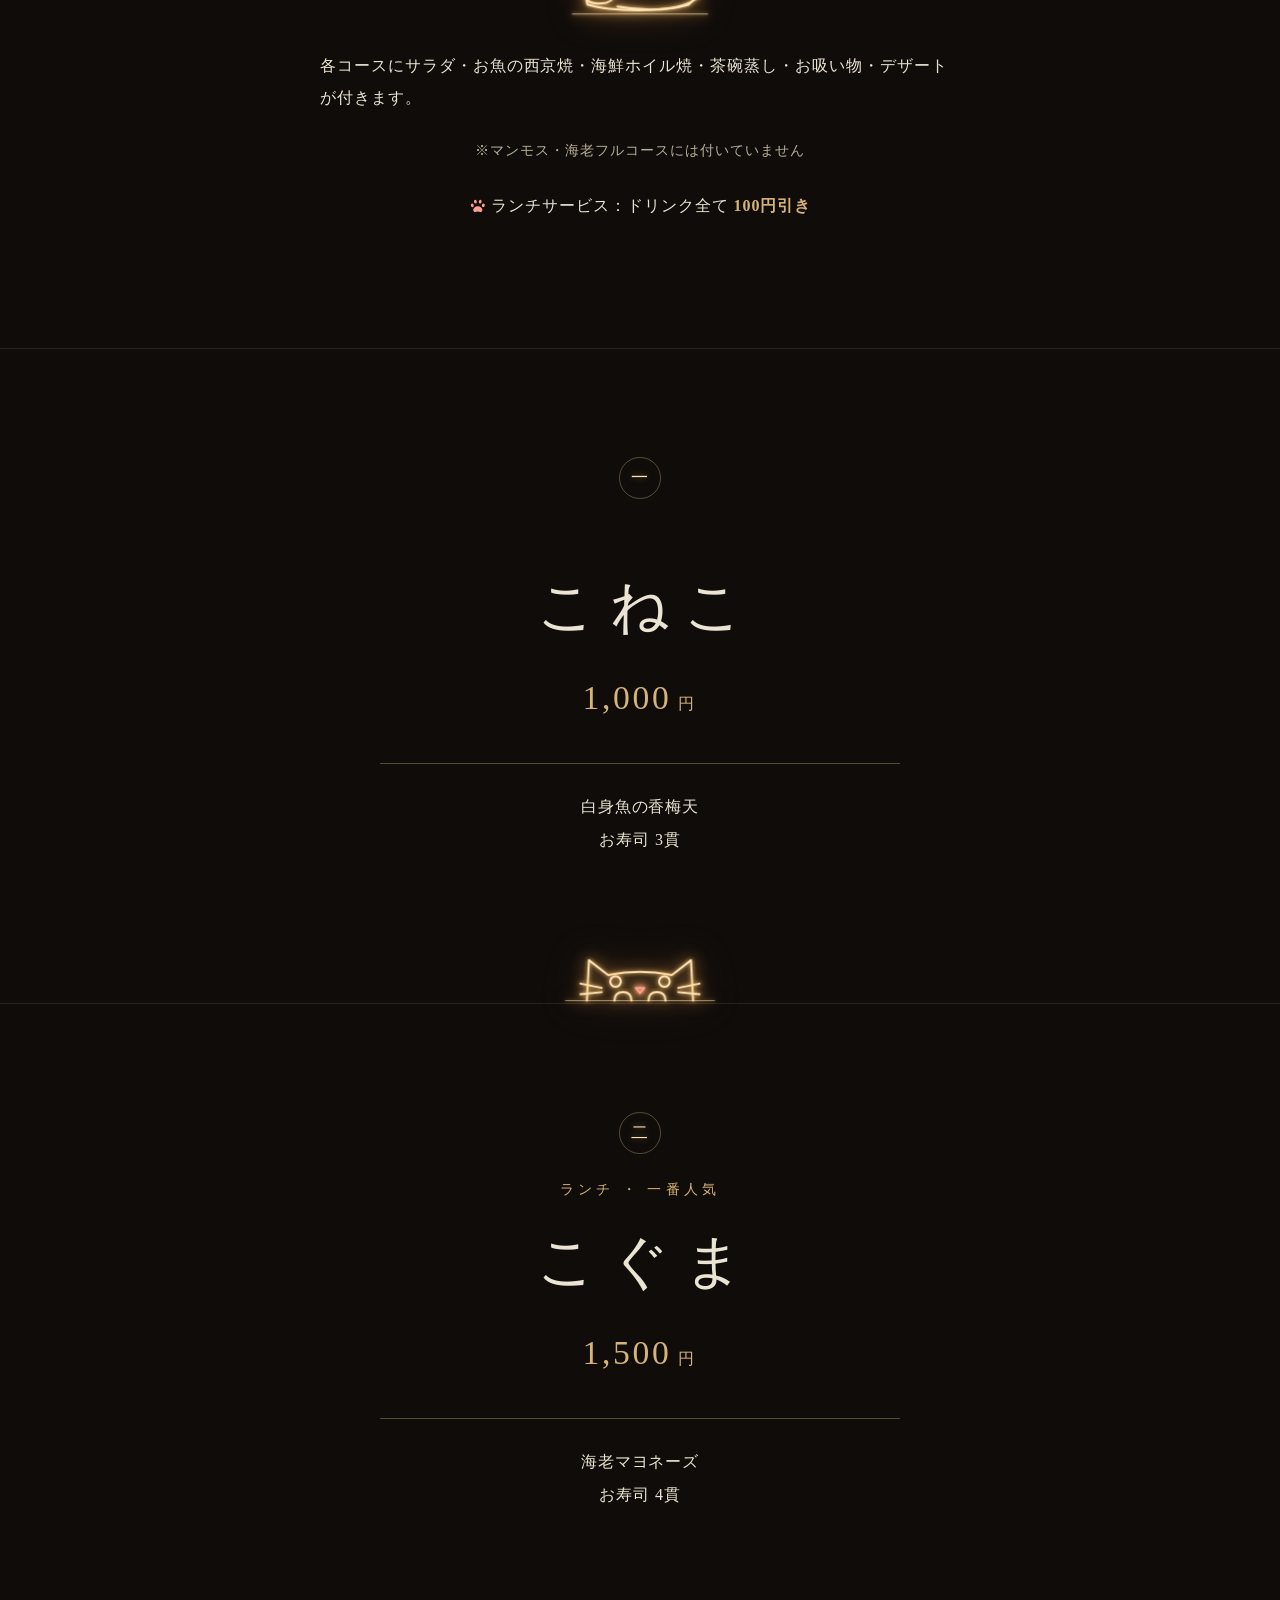
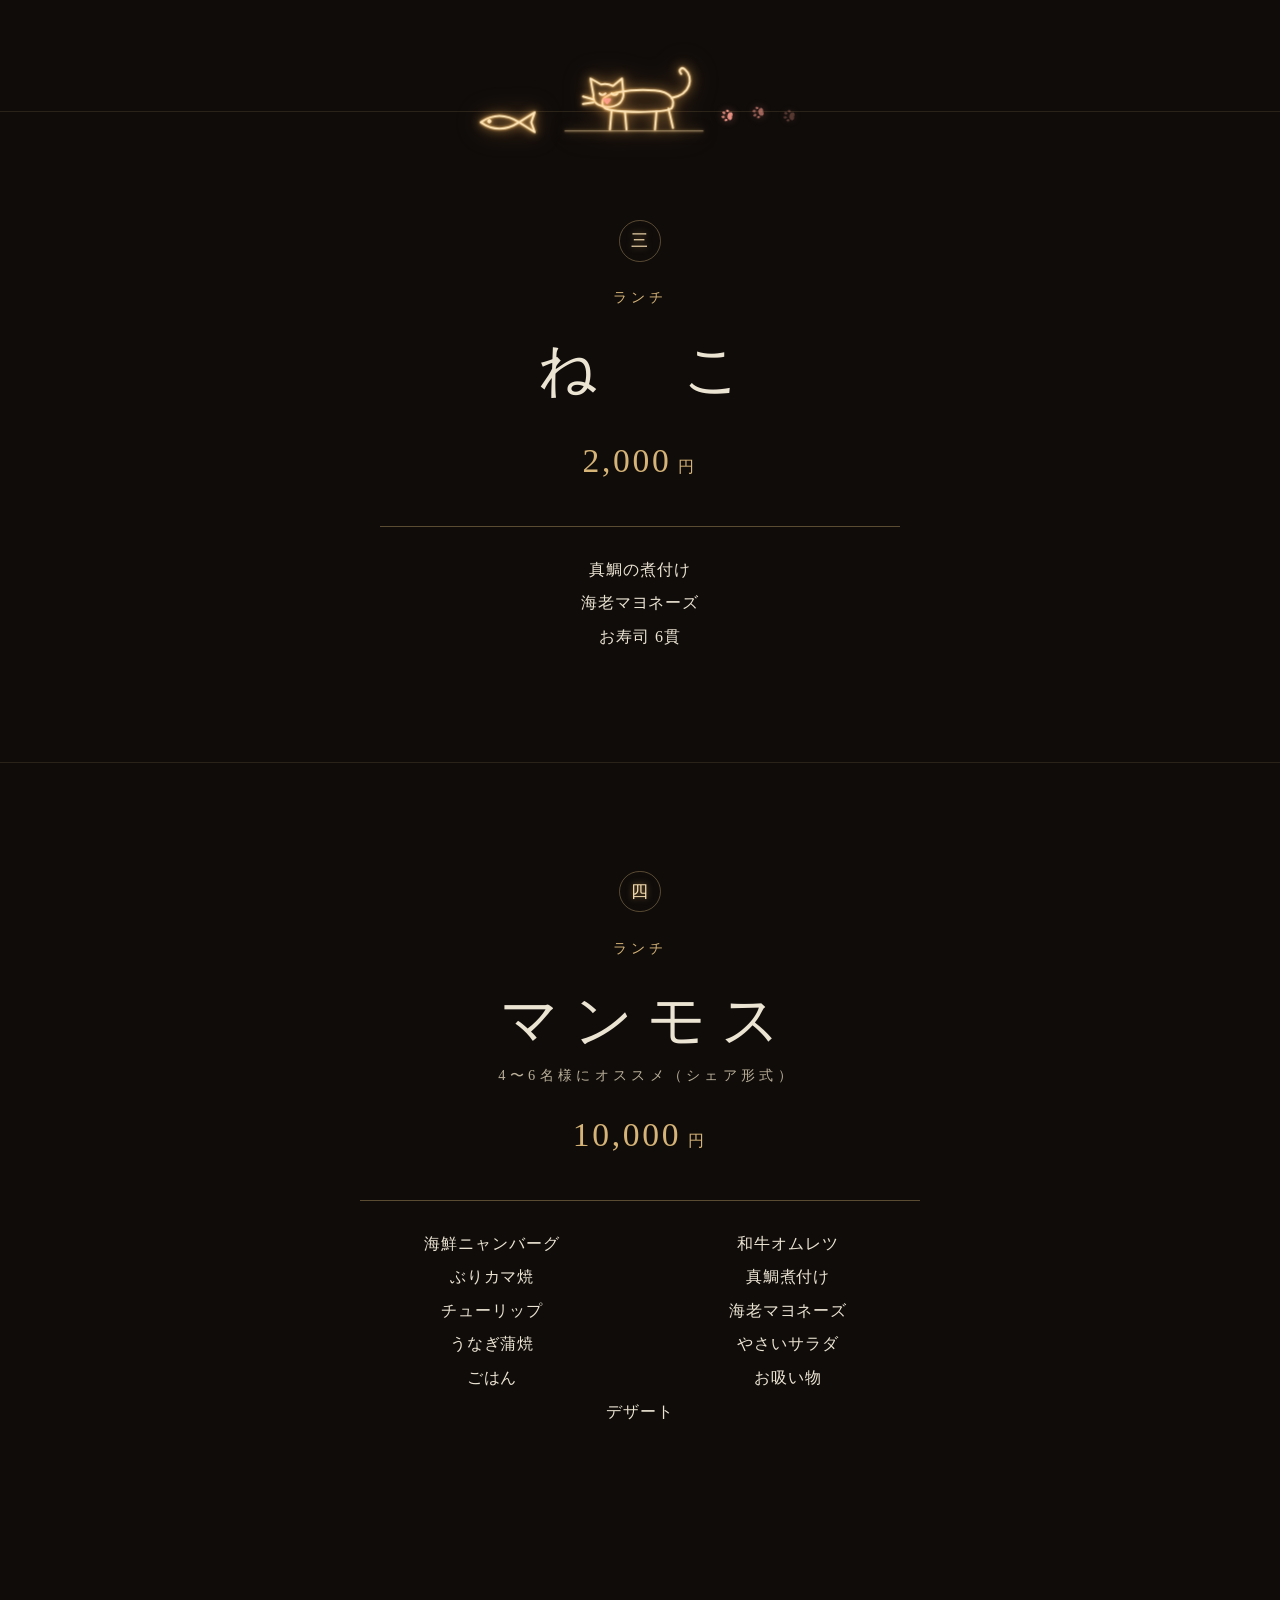
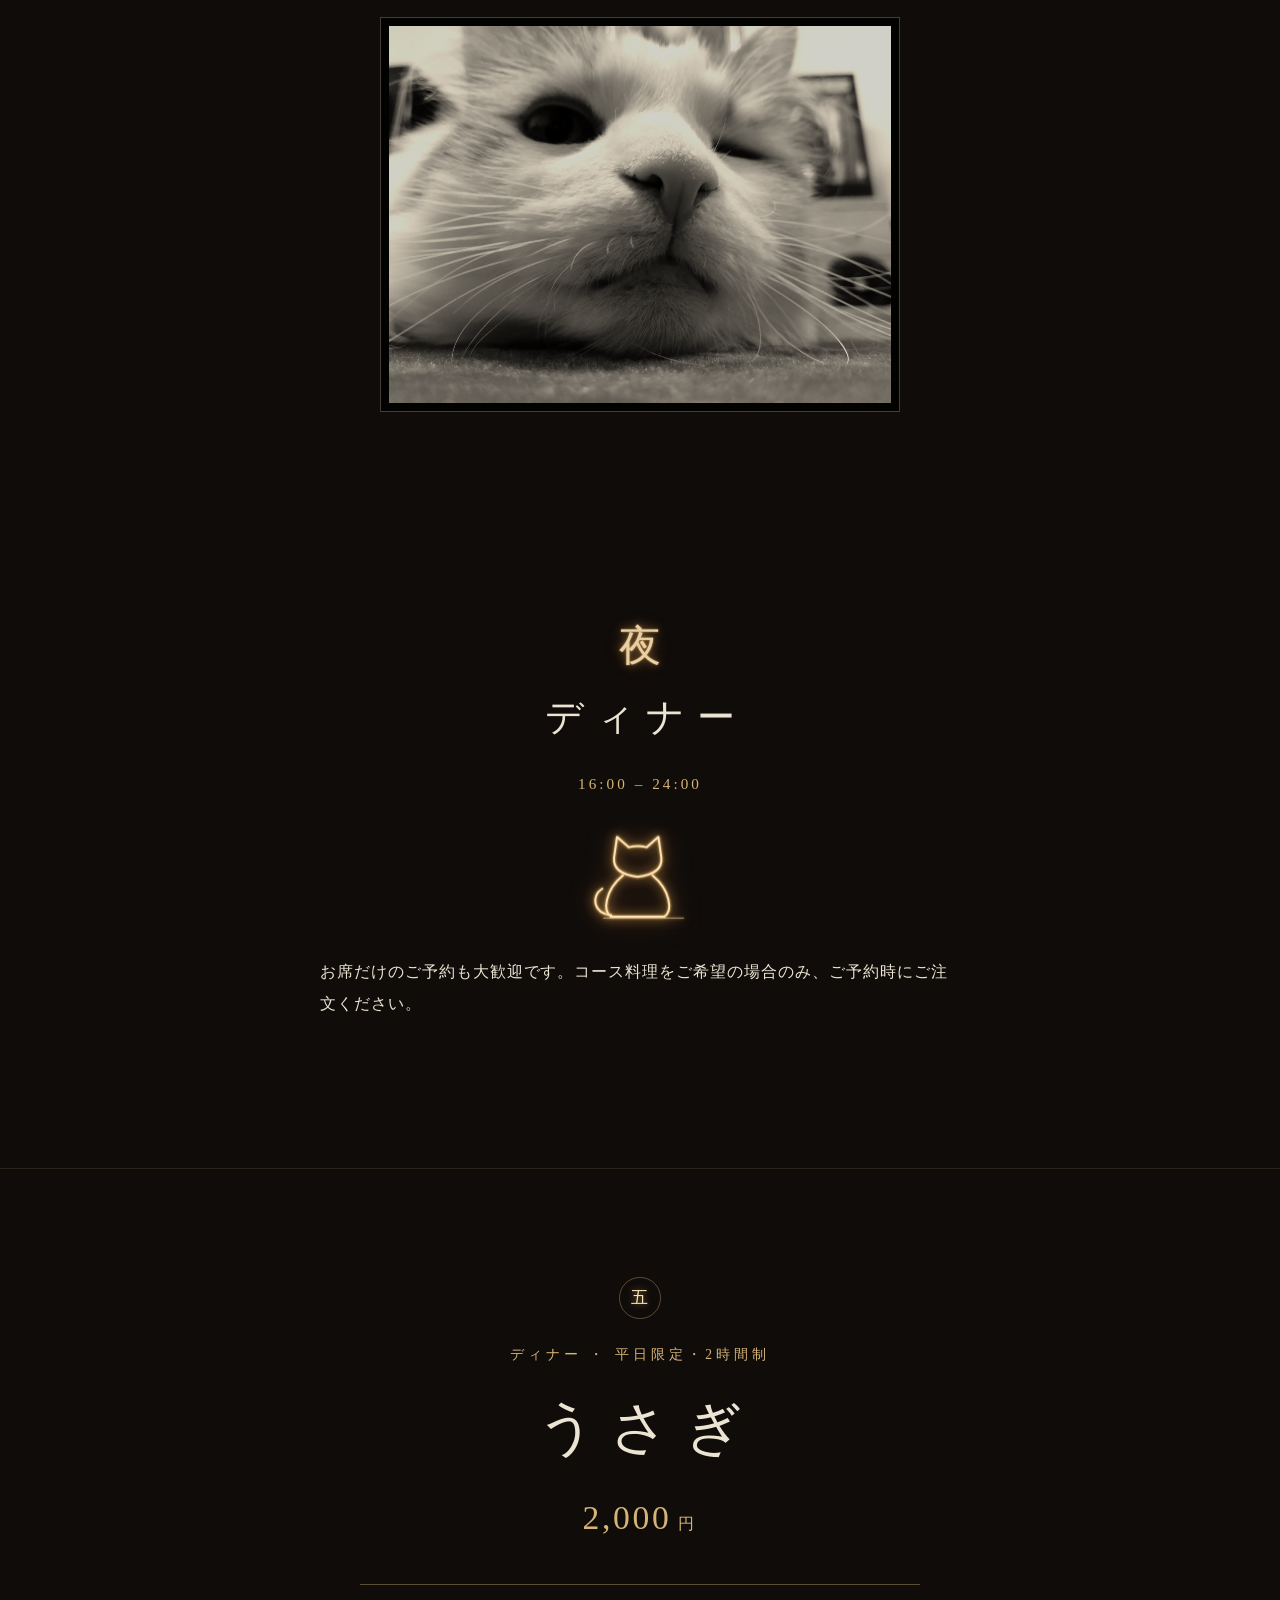
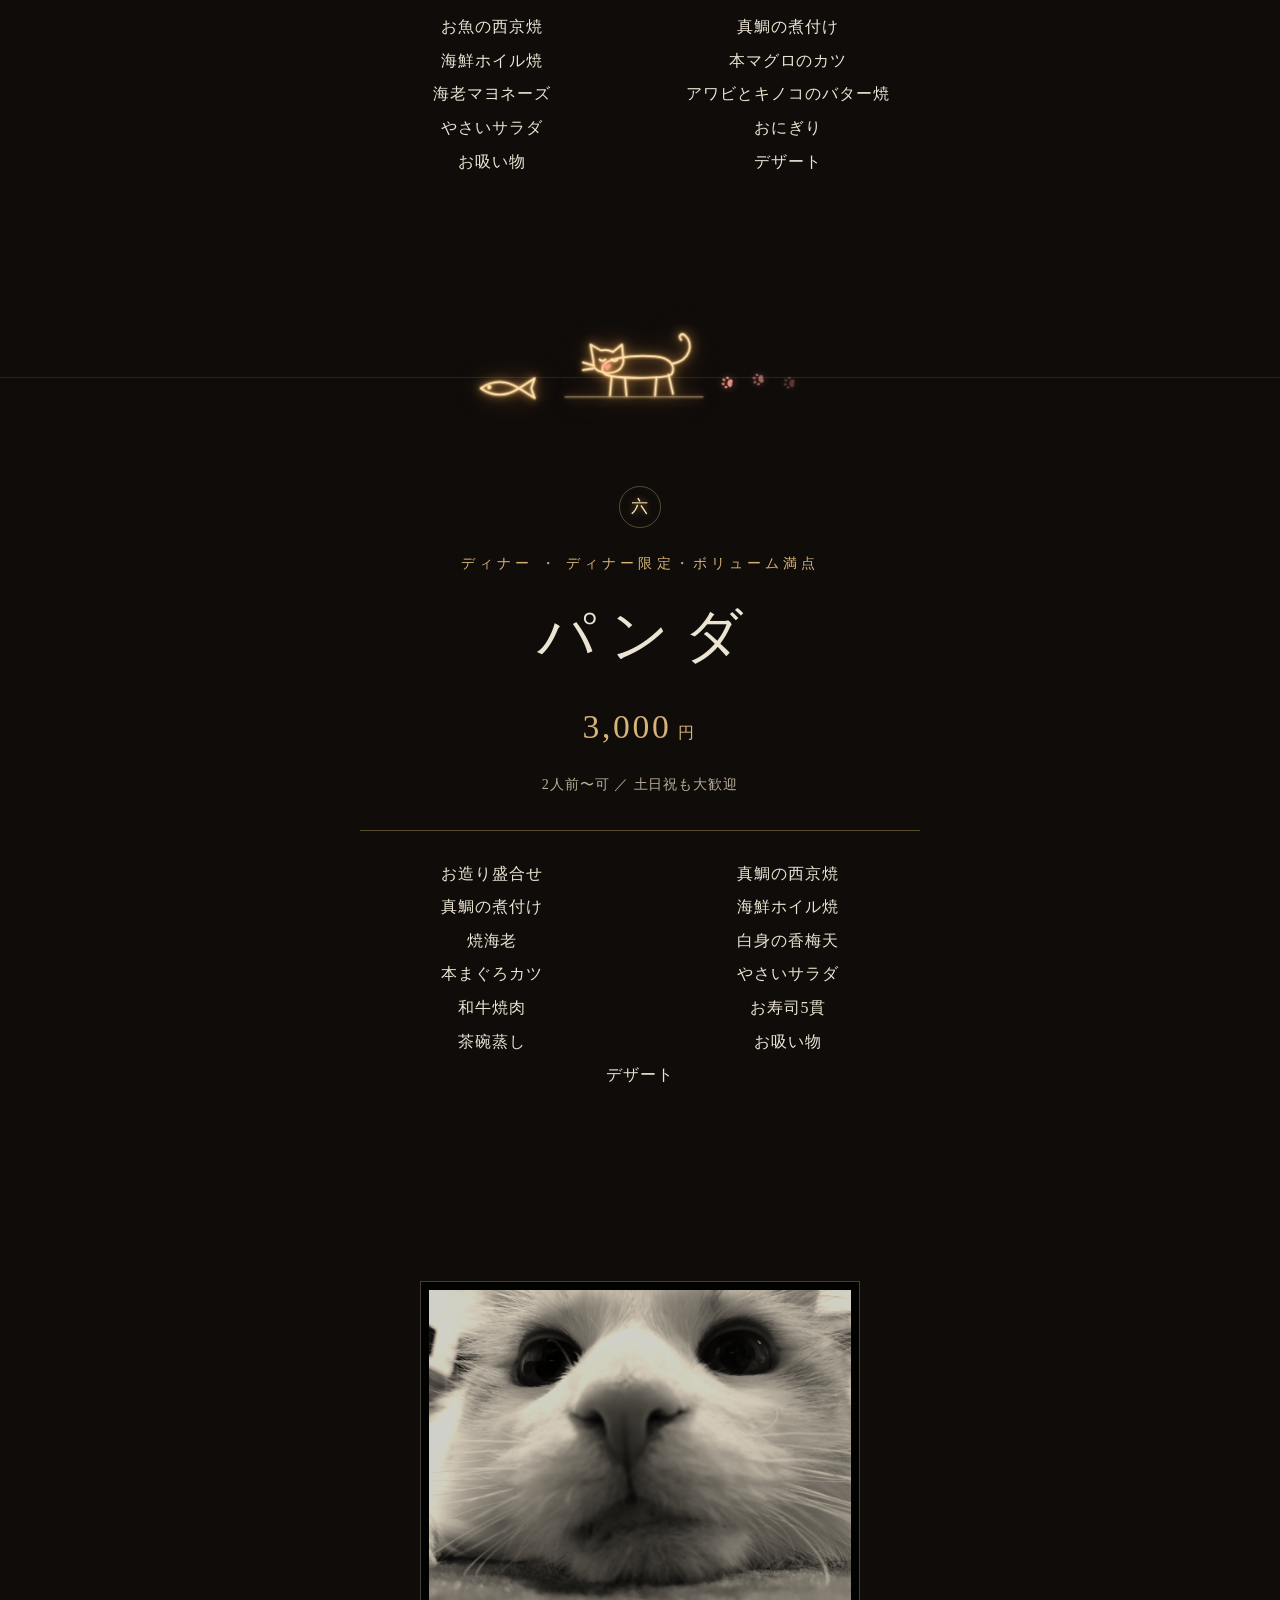
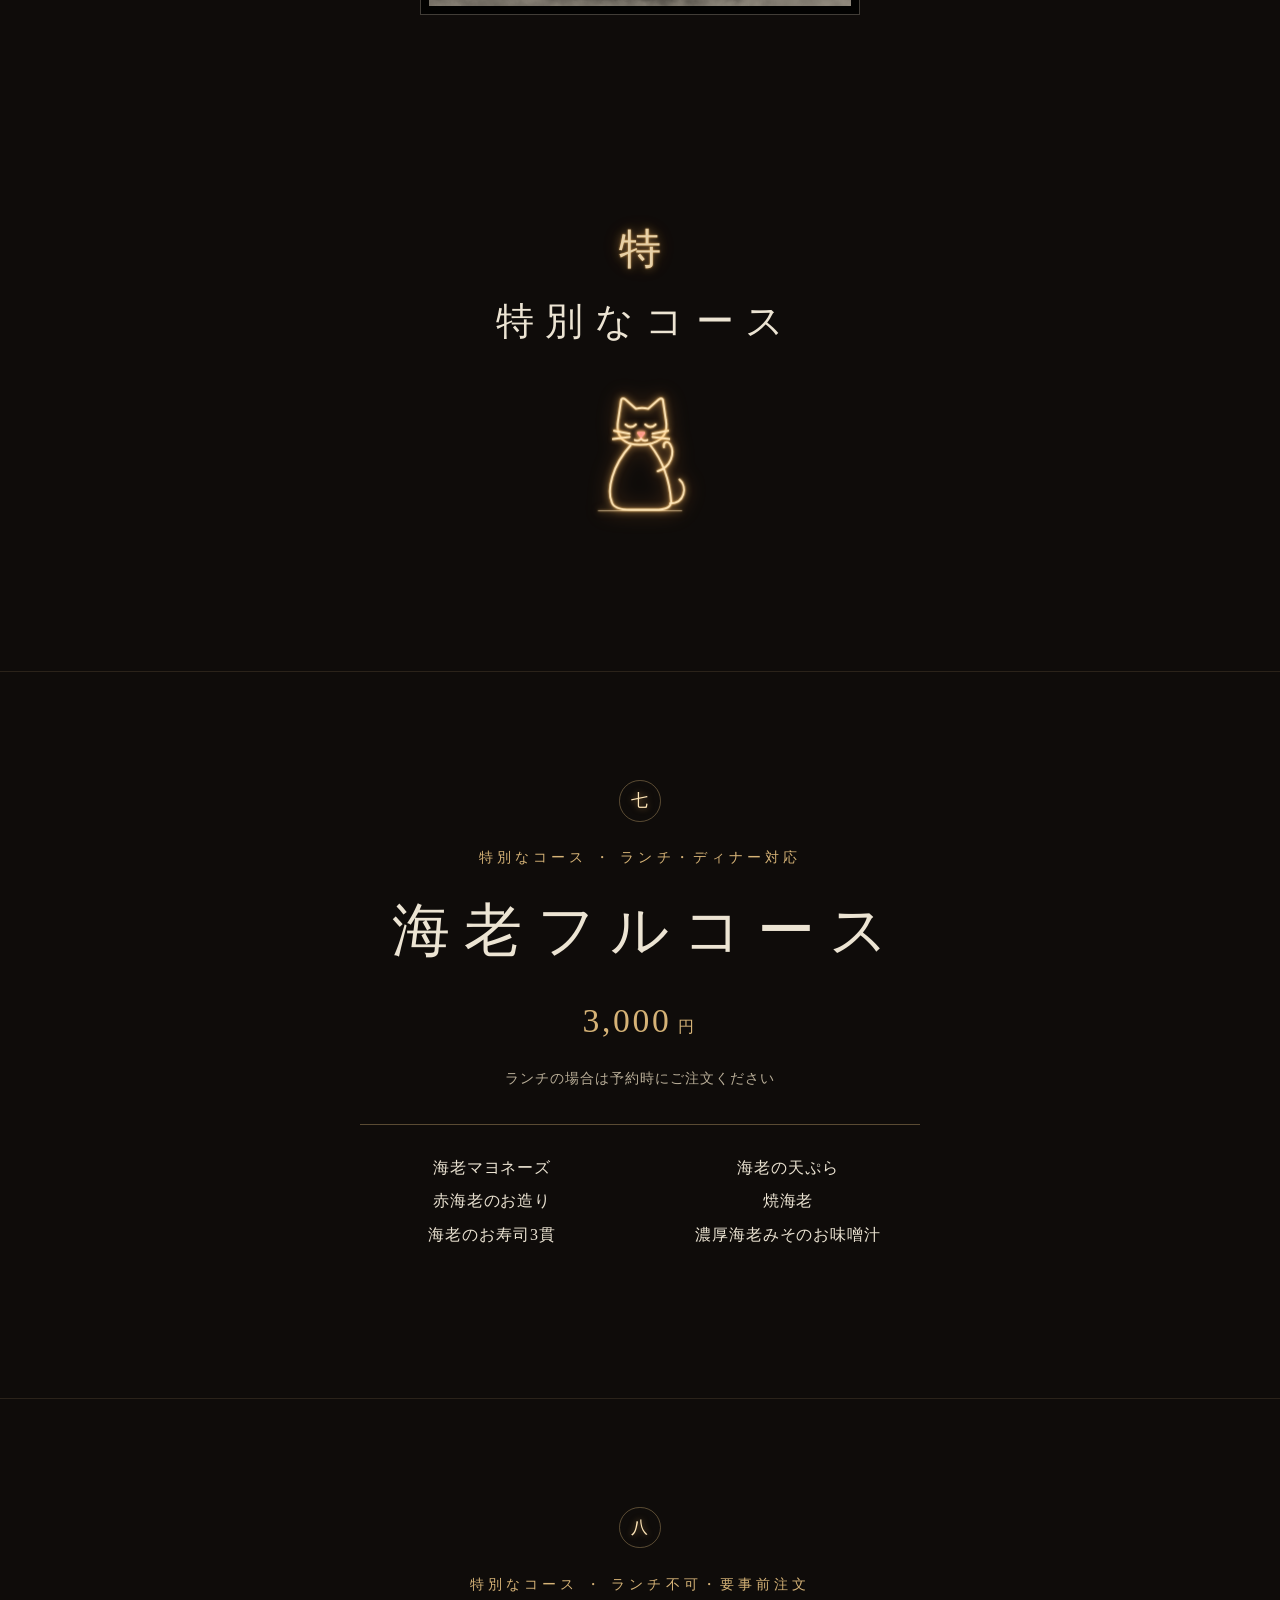
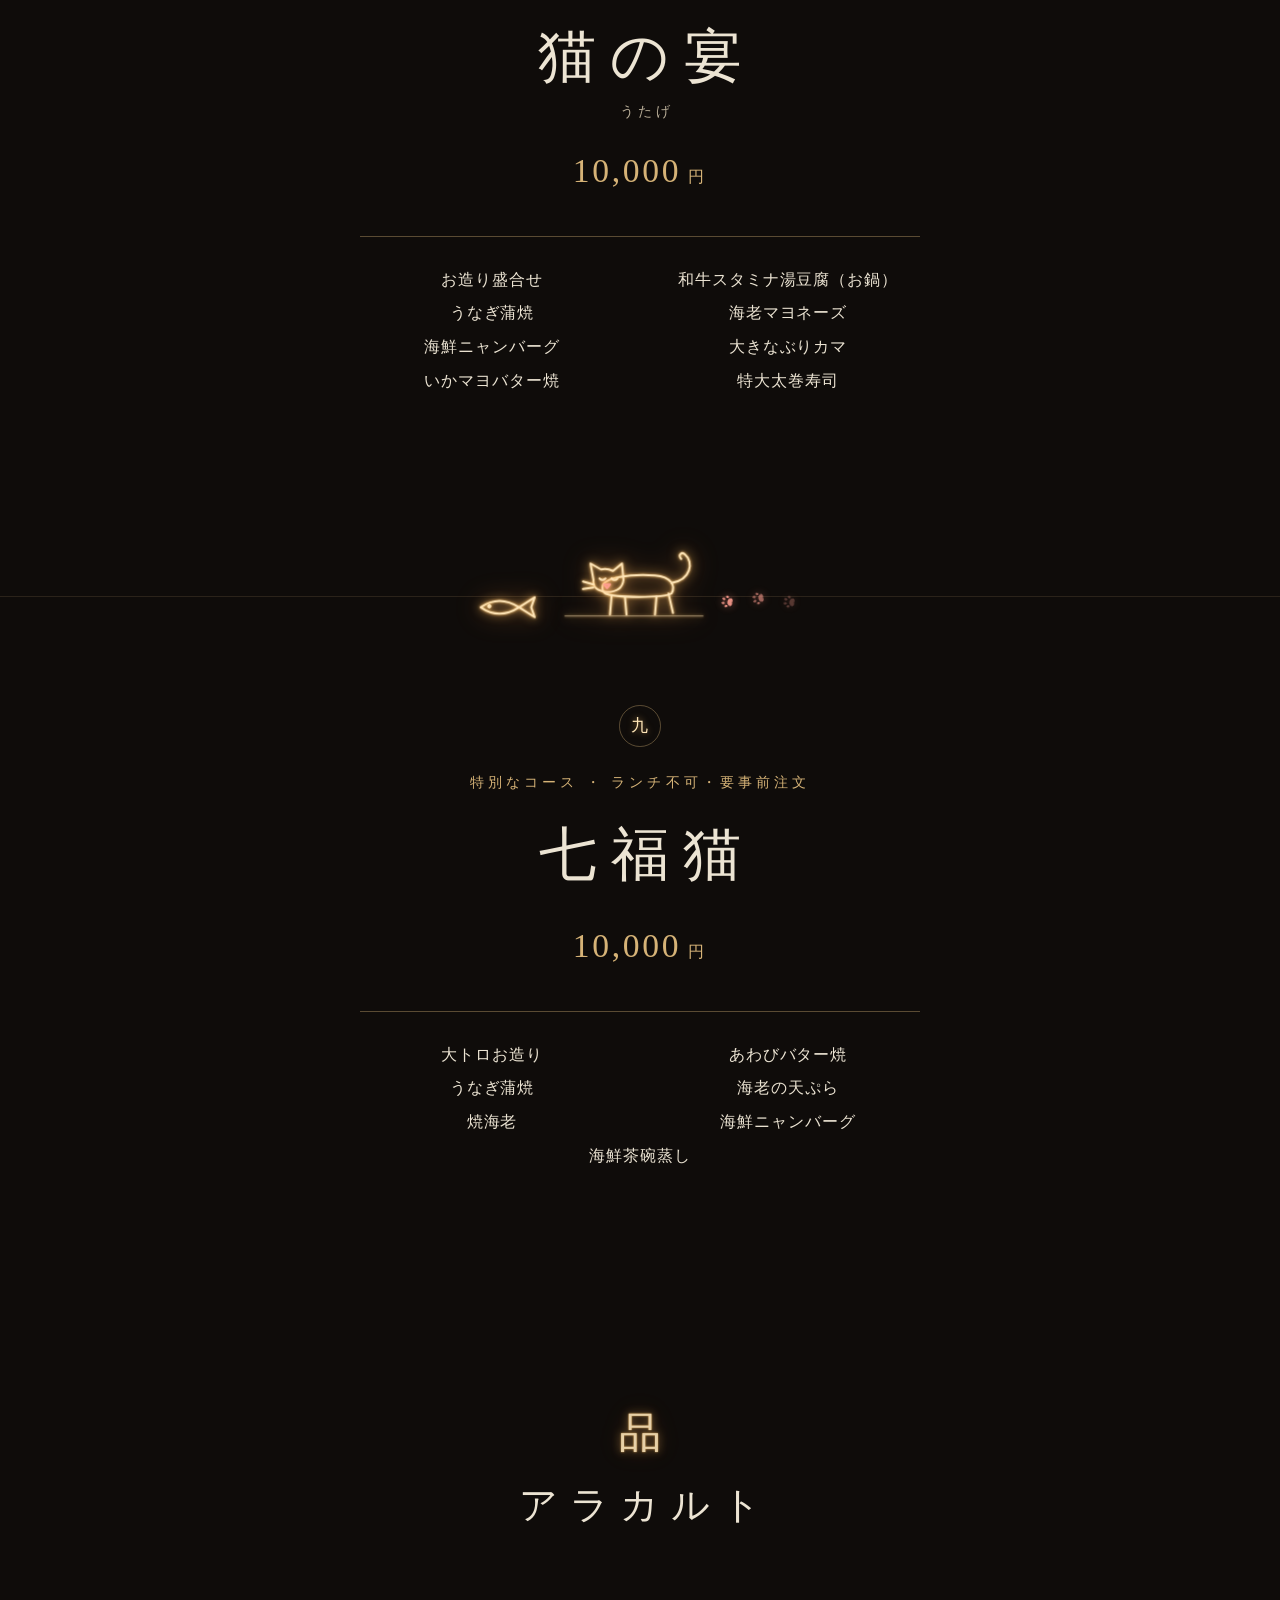
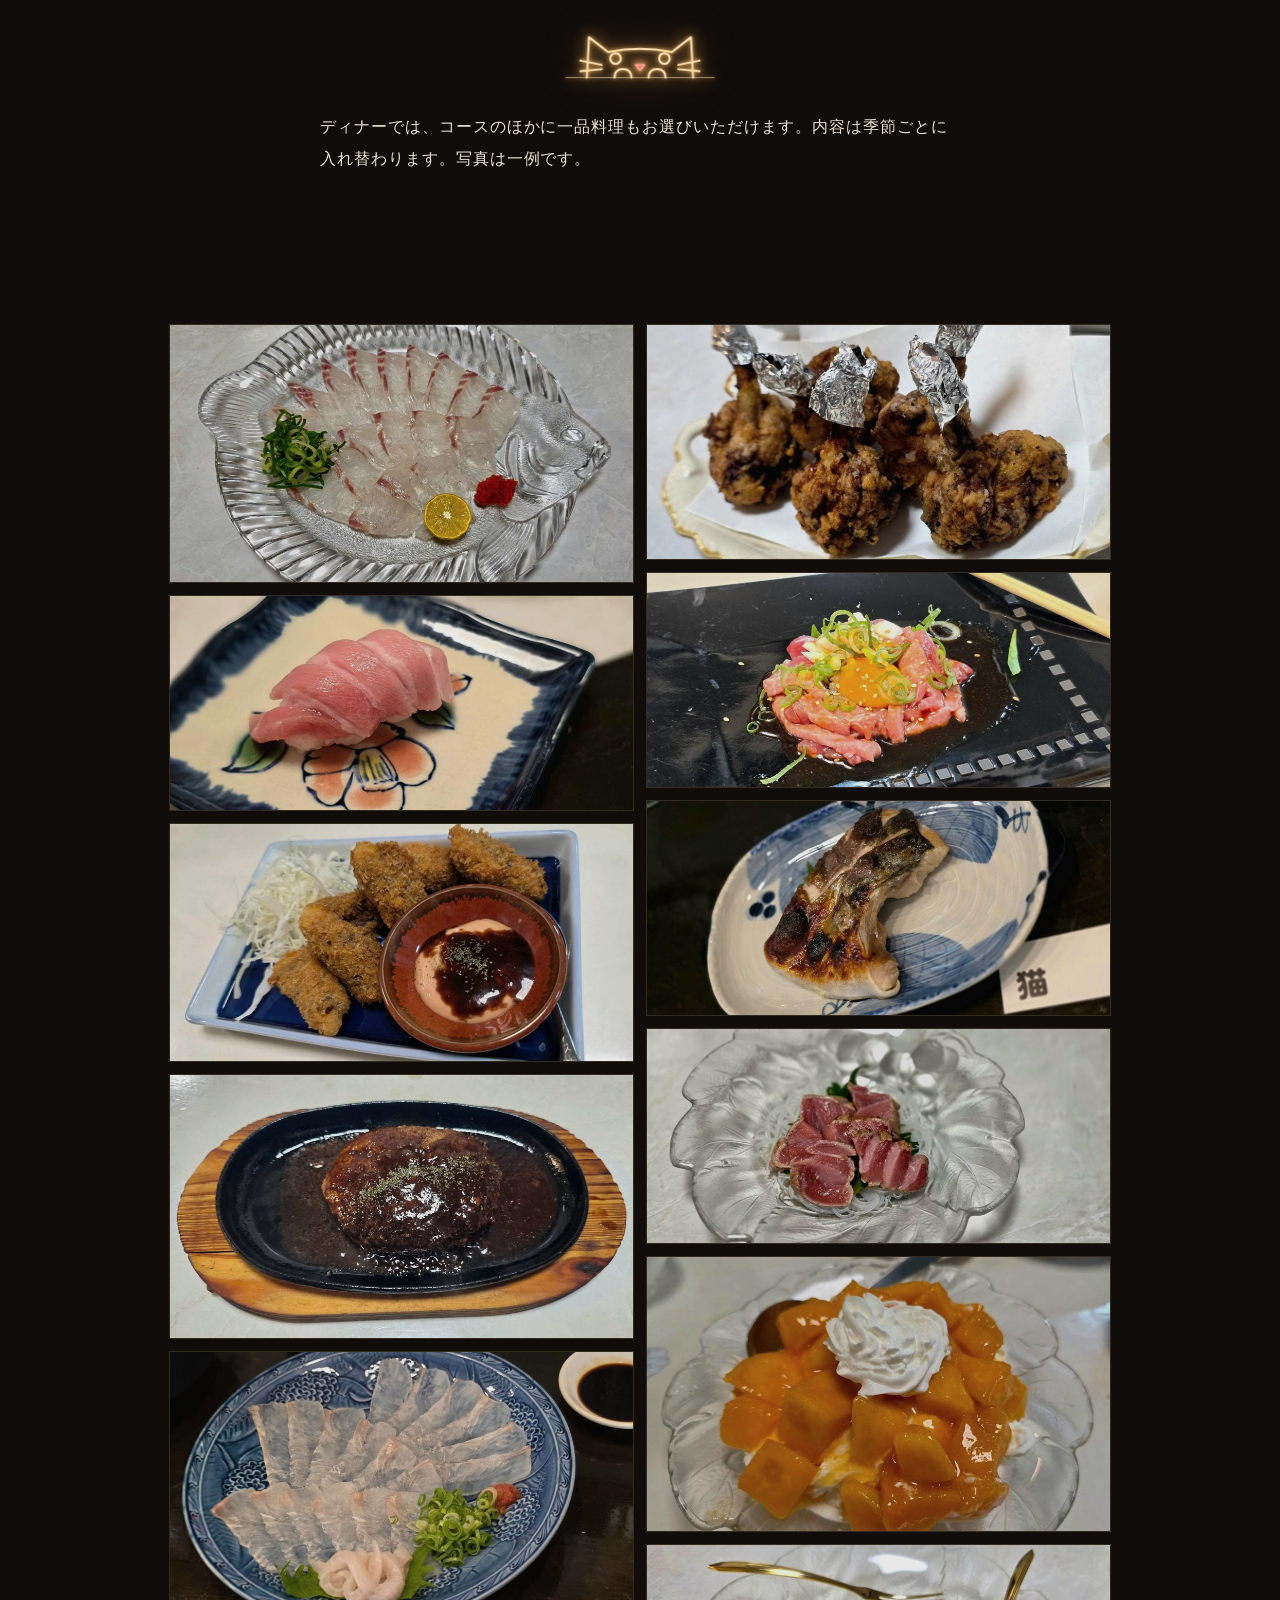
<file: designs3/e5-neon-luxe/index.html>
<!DOCTYPE html>
<html lang="ja" data-root="../../">
<head>
<meta charset="utf-8">
<meta name="viewport" content="width=device-width, initial-scale=1">
<meta name="robots" content="noindex, nofollow, noarchive, nosnippet, noimageindex">
<meta name="googlebot" content="noindex, nofollow">
<title>猫 | 完全予約制・ご紹介のみ</title>
<link rel="stylesheet" href="style.css">
</head>
<body>

<svg width="0" height="0" style="position:absolute" aria-hidden="true" focusable="false">
  <defs>
    <symbol id="paw" viewBox="0 0 40 40">
      <path d="M20 21c-6 0-10.5 4.6-10.5 8.6 0 3 2.4 4.6 5 4.6 2 0 3.3-1 5.5-1s3.5 1 5.5 1c2.6 0 5-1.600 5-4.600C30.500 25.600 26 21 20 21z" fill="currentColor"/>
      <ellipse cx="7.500" cy="19" rx="3.200" ry="4.200" transform="rotate(-22 7.500 19)" fill="currentColor"/>
      <ellipse cx="14.500" cy="10.500" rx="3.200" ry="4.500" transform="rotate(-8 14.500 10.500)" fill="currentColor"/>
      <ellipse cx="25.500" cy="10.500" rx="3.200" ry="4.500" transform="rotate(8 25.500 10.500)" fill="currentColor"/>
      <ellipse cx="32.500" cy="19" rx="3.200" ry="4.200" transform="rotate(22 32.500 19)" fill="currentColor"/>
    </symbol>
  </defs>
</svg>

<header class="bar">
  <a class="bar-mark" href="#top" aria-label="先頭へ"><span class="neon-mini">猫</span></a>
  <a class="bar-res" href="#reserve">ご予約</a>
</header>

<noscript><p class="nojs">このページの表示にはJavaScriptが必要です。</p></noscript>

<main id="top">
  <section class="opening" aria-labelledby="h-title">
    <div class="open-grid">
      <div class="open-text">
        <p class="eyebrow">完全予約制 ・ ご紹介のみ</p>
        <h1 id="h-title" class="sign-char" aria-label="猫"><span class="tube" aria-hidden="true">猫</span></h1>
        <p class="open-catch" id="catch"></p>
      </div>
      <div class="open-plaque">
        <svg class="sign" viewBox="0 0 320 420" role="img" aria-label="ネオン管で描かれた、座る猫の看板">
          <g class="mount" fill="none" stroke="#6b5a3c" stroke-width="1">
            <path d="M92 150 L92 130 M228 150 L228 130 M160 394 L160 384 M60 300 L72 300"/>
          </g>
          <g class="tubes" fill="none" stroke-linecap="round" stroke-linejoin="round">
            <path class="t t1" d="M104 100 L114 42 Q117 38 122 42 L150 70 Q170 65 190 70 L218 42 Q223 38 226 42 L236 100 Q246 142 204 158 Q160 172 120 158 Q74 142 104 100 Z"/>
            <path class="t t2" d="M132 164 C90 210 68 284 78 350 C81 376 102 388 132 388 L228 388 C258 388 272 374 268 350 C262 292 248 210 208 164"/>
            <path class="t t3" d="M268 366 C316 368 328 304 300 274 C282 254 256 266 270 288"/>
            <path class="t t4" d="M20 402 L300 402"/>
          </g>
          <g class="tubes face" fill="none" stroke-linecap="round" stroke-linejoin="round">
            <path class="t t5" d="M132 112 Q144 122 156 112 M188 112 Q200 122 212 112"/>
            <path class="t t6" d="M126 134 L82 126 M126 142 L80 146 M218 134 L262 126 M218 142 L264 146"/>
            <path class="t t7 peach" d="M164 130 L180 130 L172 139 Z"/>
          </g>
        </svg>
      </div>
    </div>
    <p class="scroll" aria-hidden="true"><span></span></p>
  </section>

  <div id="root"></div>
</main>

<footer id="foot"></footer>

<script src="../../menu-data.js"></script>
<script src="../shared/neko.js"></script>
<script src="../shared/fontsize.js"></script>
<script src="script.js"></script>
</body>
</html>
</file>
<file: d-neon/style.css>
/* 猫 — 夜の路地裏の隠れ家 */
* { box-sizing: border-box; }
html { scroll-behavior: smooth; background-color: #07080d; }
body {
  margin: 0;
  background-color: #07080d;
  color: #ece9f4;
  font-family: "Yu Gothic", "Hiragino Sans", "Meiryo", sans-serif;
  font-size: 17px;
  line-height: 1.85;
  letter-spacing: .04em;
  overflow-x: hidden;
}
h1, h2, h3 { margin: 0; font-weight: 700; }
p { margin: 0 0 1em; }
ul, ol { margin: 0; padding: 0; }
strong { font-weight: 700; }
a { color: inherit; }
.small { font-size: .85em; }
small { font-size: .62em; font-weight: 400; letter-spacing: .08em; }
:focus-visible { outline: 3px solid #5ff3ff; outline-offset: 3px; }

:root {
  --serif: "Yu Mincho", "YuMincho", "Hiragino Mincho ProN", "MS PMincho", serif;
}

/* 路地の進み具合（対応ブラウザのみ） */
.trail { display: none; }
@supports (animation-timeline: scroll()) {
  @media (prefers-reduced-motion: no-preference) {
    .trail {
      display: block; position: fixed; left: 0; top: 0; width: 3px; height: 100vh;
      background-color: #ff6fa5; box-shadow: 0 0 10px #ff6fa5, 0 0 22px #ff2d7a;
      transform-origin: top; transform: scaleY(0); z-index: 50;
      animation: trail linear both; animation-timeline: scroll(root);
    }
  }
}
@keyframes trail { to { transform: scaleY(1); } }

/* ---------- 入口 ---------- */
.gate {
  position: relative; min-height: 100vh; min-height: min(100svh, 60rem);
  display: flex; flex-direction: column; align-items: center; justify-content: center;
  text-align: center; padding: 5rem 1.2rem 16rem;
  background-color: #07080d;
  background-image: radial-gradient(ellipse 60% 45% at 50% 38%, rgba(255,60,130,.2), transparent 70%);
  overflow: hidden;
}
.gate-time {
  position: absolute; top: 1.6rem; right: 1.4rem; margin: 0;
  writing-mode: vertical-rl; font-family: var(--serif);
  font-size: .85rem; letter-spacing: .5em; color: #b9b6cc; line-height: 1.6; text-align: left;
}
.sign { position: relative; z-index: 2; }
.neon-cat { width: clamp(92px, 20vw, 140px); height: auto; display: block; margin: 0 auto -.4rem; animation: flick2 7s infinite; }
.neon {
  font-family: var(--serif); font-weight: 900;
  font-size: clamp(8rem, 30vw, 17rem); line-height: 1.05; letter-spacing: 0;
  color: #fff1f7;
  text-shadow:
    0 0 4px #fff, 0 0 10px #ffb3d1, 0 0 22px #ff5c9d, 0 0 46px #ff2d7a,
    0 0 90px #ff2d7a, 0 0 140px rgba(255,45,122,.6);
  animation: flick 6s infinite;
}
.gate-sub {
  margin: .4rem 0 0; font-family: var(--serif); font-size: clamp(1rem, 3.6vw, 1.35rem);
  letter-spacing: .5em; padding-left: .5em; color: #7ff6ff;
  text-shadow: 0 0 8px rgba(95,243,255,.8), 0 0 20px rgba(95,243,255,.5);
}
.gate-catch { position: relative; z-index: 2; margin: 2.4rem 0 .6rem; font-family: var(--serif); font-size: clamp(1.15rem, 4.4vw, 1.7rem); font-weight: 700; }
.gate-lead { position: relative; z-index: 2; color: #cfcce0; margin: 0 0 1.6rem; }
.gate-nav { position: relative; z-index: 2; display: flex; flex-wrap: wrap; gap: .6rem 1.4rem; justify-content: center; }
.gate-nav a {
  text-decoration: none; padding: .35rem 0; border-bottom: 1px solid #ff6fa5; color: #ffd0e2;
  font-size: .95rem; letter-spacing: .25em; transition: color .2s, text-shadow .2s;
}
.gate-nav a:hover { color: #fff; text-shadow: 0 0 12px #ff6fa5; }
.cue {
  position: absolute; z-index: 3; left: 50%; bottom: 1rem; margin: 0; transform: translateX(-50%);
  writing-mode: vertical-rl; font-size: .8rem; letter-spacing: .5em; color: #d8d5e8;
}
.cue::after { content: ""; display: block; width: 1px; height: 38px; margin: .6rem auto 0; background-color: #ff6fa5; animation: drip 2.4s infinite; transform-origin: top; }
@keyframes drip { 0% { transform: scaleY(0); } 60% { transform: scaleY(1); opacity: 1; } 100% { transform: scaleY(1); opacity: 0; } }
.skyline { position: absolute; left: 0; right: 0; bottom: 0; width: 100%; height: 300px; z-index: 1; }
.skyline .eye, .c .eye { animation: blink 5s infinite; transform-box: fill-box; transform-origin: center; }
@keyframes blink { 0%, 92%, 100% { transform: scaleY(1); } 95% { transform: scaleY(.1); } }
@keyframes flick {
  0%, 18%, 22%, 62%, 66%, 100% { opacity: 1; }
  20% { opacity: .55; } 21% { opacity: 1; } 64% { opacity: .35; } 65% { opacity: .9; }
}
@keyframes flick2 { 0%, 40%, 44%, 100% { opacity: 1; } 42% { opacity: .5; } 43% { opacity: .95; } }

/* ---------- 路地 ---------- */
.alley { position: relative; padding: 6rem 1.4rem 15rem; background-color: #090a11; background-image: linear-gradient(#07080d, #0b0d18 70%, #0d1020); }
.vtitle {
  position: absolute; top: 5rem; left: 1rem; margin: 0; writing-mode: vertical-rl;
  font-family: var(--serif); font-size: clamp(1.6rem, 6vw, 3rem); font-weight: 700; letter-spacing: .4em;
  color: #7ff6ff; text-shadow: 0 0 10px rgba(95,243,255,.7), 0 0 28px rgba(95,243,255,.4);
}
.alley-body { max-width: 34rem; margin: 0 auto; padding-left: 3.6rem; }
.points { list-style: none; margin-bottom: 2rem; }
.points li { font-family: var(--serif); font-size: clamp(1.5rem, 6vw, 2.3rem); line-height: 1.5; margin-bottom: .6rem; }
.points strong { color: #ffd0e2; text-shadow: 0 0 14px rgba(255,92,157,.7); }
.hush { color: #cfcce0; border-left: 2px solid #ff6fa5; padding-left: 1rem; font-size: .95rem; }
.fence {
  position: absolute; left: 0; right: 0; bottom: 0; height: 9rem;
  background-color: #05060a;
  background-image: repeating-linear-gradient(90deg, transparent 0 26px, #11131f 26px 28px);
  border-top: 6px solid #0f111b;
}
.fence .c { position: absolute; color: #05060a; }
.fence .c1 { width: 70px; height: 76px; left: 12%; bottom: 100%; margin-bottom: 6px; }
.fence .c2 { width: 120px; height: 60px; left: 52%; bottom: 100%; margin-bottom: 6px; }
.fence .c3 { width: 54px; height: 58px; right: 6%; bottom: 100%; margin-bottom: 6px; }
.fence::before { /* 路地灯 */
  content: ""; position: absolute; left: 36%; bottom: 100%; width: 14px; height: 14px; border-radius: 50%;
  background-color: #ffcf7a; box-shadow: 0 0 20px 8px rgba(255,190,90,.5), 0 0 80px 30px rgba(255,170,60,.2); margin-bottom: 70px;
}

/* ---------- 暖簾 ---------- */
.enter { position: relative; padding: 3rem 0 5rem; text-align: center; background-color: #0d1020; overflow: hidden; }
.rod { height: 14px; width: 92%; margin: 0 auto; border-radius: 7px; background-color: #3b2a1c; box-shadow: 0 4px 0 #1b130d; position: relative; z-index: 2; }
.noren { display: flex; justify-content: center; width: 92%; max-width: 640px; margin: 0 auto; perspective: 700px; }
.noren i {
  flex: 1; height: clamp(190px, 46vw, 300px); margin: 0 2px; position: relative;
  background-color: #13255a; background-image: linear-gradient(90deg, rgba(255,255,255,.06), transparent 30%, rgba(0,0,0,.25));
  border-bottom: 3px solid #0a1538; transform-origin: top center;
  clip-path: polygon(0 0, 100% 0, 100% 100%, 50% 94%, 0 100%);
}
.noren i.mid b {
  position: absolute; left: 50%; top: 30%; transform: translateX(-50%); font-family: var(--serif); font-size: clamp(2.4rem, 9vw, 4.4rem); color: #ffffff; font-weight: 900; line-height: 1;
}
@media (prefers-reduced-motion: no-preference) {
  .noren i { animation: sway 5s ease-in-out infinite; animation-delay: calc(var(--d) * .25s); }
  @supports (animation-timeline: view()) {
    .noren i { animation: part linear both; animation-timeline: view(); animation-range: cover 25% cover 70%; }
  }
}
@keyframes sway { 0%, 100% { transform: rotateX(0) skewX(0); } 50% { transform: rotateX(4deg) skewX(calc(var(--d) * .6deg)); } }
@keyframes part { from { transform: translateX(0) rotate(0); } to { transform: translateX(calc(var(--d) * 14px)) rotate(calc(var(--d) * 5deg)); } }
.enter-h { font-family: var(--serif); font-size: clamp(2rem, 8vw, 3.4rem); margin-top: 3rem; letter-spacing: .3em; padding-left: .3em; color: #fff1f7; text-shadow: 0 0 12px rgba(255,92,157,.8), 0 0 36px rgba(255,45,122,.5); }
.enter-p { color: #d5d2e6; margin-top: .6rem; }

/* ---------- ランチ：黒板 ---------- */
.lunch { padding: 3rem 1rem 5rem; background-color: #0d1020; background-image: linear-gradient(#0d1020, #07080d); }
.board {
  max-width: 760px; margin: 0 auto; padding: clamp(1.2rem, 5vw, 3rem);
  background-color: #1a2a25; background-image: radial-gradient(ellipse at 30% 20%, rgba(255,255,255,.07), transparent 60%);
  border: 14px solid #5b3d24; box-shadow: 0 0 0 3px #2a1b10, 0 20px 60px rgba(0,0,0,.8), inset 0 0 40px rgba(0,0,0,.5);
  color: #f3f3ea; transform: rotate(-.6deg);
}
.chalk-h { font-family: var(--serif); font-size: clamp(2.2rem, 9vw, 3.6rem); border-bottom: 2px dashed #f3f3ea; padding-bottom: .5rem; margin-bottom: 1rem; }
.chalk-h small { display: block; font-size: .36em; letter-spacing: .15em; margin-top: .4rem; color: #bfe9d0; }
.chalk-lead { color: #f3f3ea; }
.chalk-service {
  display: inline-block; border: 2px solid #ffe27a; border-radius: 999px; padding: .4rem 1.4rem; color: #ffe27a; transform: rotate(-2deg); margin: .4rem 0 1.4rem;
}
.chalk-service strong { font-size: 1.15em; }
.menu { display: block; }
.row { display: grid; grid-template-columns: 1fr auto; column-gap: 1rem; align-items: baseline; padding: 1rem 0; border-bottom: 1px dotted rgba(243,243,234,.55); }
.row h3 { font-family: var(--serif); font-size: clamp(1.4rem, 5.5vw, 1.9rem); }
.row h3 em { font-style: normal; font-size: .5em; border: 1px solid #ffe27a; color: #ffe27a; border-radius: 4px; padding: .1em .6em; margin-left: .6rem; vertical-align: middle; letter-spacing: .1em; }
.row h3 small { display: block; color: #bfe9d0; margin-top: .2rem; }
.price { font-family: var(--serif); font-size: clamp(1.7rem, 7vw, 2.4rem); font-weight: 700; margin: 0; color: #ffe27a; white-space: nowrap; letter-spacing: .02em; }
.price span { font-size: .5em; margin-left: .15em; }
.row .desc { grid-column: 1 / -1; margin: .3rem 0 0; color: #e7efe9; }
.row.big { border-bottom: 0; }

/* ---------- ディナー：行灯 ---------- */
.dinner { padding: 6rem 1.2rem 7rem; background-color: #07080d; position: relative; overflow: hidden; }
.dinner-h { display: flex; align-items: flex-start; gap: 1rem; max-width: 900px; margin: 0 auto 1.6rem; }
.dinner-h .v { writing-mode: vertical-rl; font-family: var(--serif); font-size: clamp(2.6rem, 11vw, 4.6rem); letter-spacing: .25em; color: #ffd9a0; text-shadow: 0 0 14px rgba(255,170,60,.8), 0 0 40px rgba(255,150,40,.5); line-height: 1.1; }
.dinner-h small { font-size: 1.1rem; color: #ffd9a0; letter-spacing: .2em; margin-top: .6rem; }
.dinner-lead { max-width: 900px; margin: 0 auto 3rem; color: #e1deef; }
.andons { max-width: 900px; margin: 0 auto; display: flex; flex-direction: column; gap: 3rem; }
.andon {
  position: relative; width: min(100%, 460px); padding: 2rem 1.6rem 1.8rem;
  background-color: #2b1807; background-image: radial-gradient(ellipse at 50% 0%, rgba(255,190,90,.35), rgba(255,150,40,.08) 70%);
  border: 6px solid #0f0904; outline: 2px solid #ffb347; outline-offset: -12px;
  box-shadow: 0 0 40px rgba(255,160,50,.35), 0 0 120px rgba(255,140,30,.18);
  color: #fff4e0;
}
.andon::before, .andon::after { content: ""; position: absolute; left: -10px; right: -10px; height: 12px; background-color: #0f0904; }
.andon::before { top: -14px; } .andon::after { bottom: -14px; }
.andon h3 { font-family: var(--serif); font-size: clamp(2rem, 8vw, 2.8rem); letter-spacing: .15em; }
.andon .price { color: #ffcf7a; }
.andon .desc { margin-top: .6rem; }
.andon.a1 { margin-left: 0; }
.andon.a2 { margin-left: auto; }
.tag {
  display: inline-block; font-size: .78rem; letter-spacing: .12em; padding: .15rem .8rem; margin-bottom: .6rem;
  border: 1px solid currentColor; border-radius: 3px;
}
.andon .tag { color: #ffcf7a; }

/* ---------- 特別：提灯 ---------- */
.special { padding: 3rem 1rem 8rem; background-color: #0a0710; background-image: linear-gradient(#07080d, #0a0710); position: relative; }
.special::before { content: ""; position: absolute; left: 0; right: 0; top: 0; height: 2px; background-color: #2b1d33; }
.special-h { font-family: var(--serif); text-align: center; font-size: clamp(1.8rem, 7vw, 2.8rem); letter-spacing: .3em; padding: 2.4rem 0 2rem .3em; color: #fff0f0; text-shadow: 0 0 14px rgba(255,80,80,.8); }
.chochins { max-width: 1000px; margin: 0 auto; display: flex; flex-wrap: wrap; justify-content: center; gap: 0 2.4rem; align-items: flex-start; }
.chochin {
  position: relative; width: min(100%, 300px); margin-top: 90px; padding: 2.4rem 1.6rem 2.6rem; text-align: center;
  background-color: #8c1424;
  background-image: repeating-linear-gradient(180deg, transparent 0 34px, rgba(0,0,0,.28) 34px 37px),
    radial-gradient(ellipse at 50% 40%, rgba(255,120,90,.45), transparent 75%);
  border-radius: 46% / 12%; box-shadow: 0 0 50px rgba(255,60,60,.45), inset 0 0 30px rgba(0,0,0,.35);
  color: #fff;
}
.chochin::before { content: ""; position: absolute; left: 50%; bottom: 100%; width: 2px; height: 90px; background-color: #6e5b7a; }
.chochin::after { content: ""; position: absolute; left: 50%; top: -10px; transform: translateX(-50%); width: 36%; height: 14px; background-color: #111; border-radius: 3px 3px 0 0; }
.chochin h3 { font-family: var(--serif); font-size: 1.8rem; letter-spacing: .1em; }
.chochin h3 small { color: #ffd9d9; }
.chochin .price { color: #ffe9a8; margin: .2rem 0 .5rem; }
.chochin .tag { color: #ffe9a8; }
.chochin .desc { text-align: left; margin: .4rem 0 0; }
.chochin .small { margin-bottom: .4rem; }
.c-b { margin-top: 160px; } .c-c { margin-top: 60px; }
.chochin.c-b::before { height: 160px; } .chochin.c-c::before { height: 60px; }
@media (prefers-reduced-motion: no-preference) {
  .chochin { animation: swing 6s ease-in-out infinite; transform-origin: 50% -90px; }
  .c-b { transform-origin: 50% -160px; animation-delay: -2s; } .c-c { transform-origin: 50% -60px; animation-delay: -4s; }
}
@keyframes swing { 0%, 100% { rotate: -1.2deg; } 50% { rotate: 1.2deg; } }

/* ---------- ご利用案内：木札 ---------- */
.info { padding: 5rem 1.2rem 6rem; background-color: #07080d; }
.info-h { font-family: var(--serif); text-align: center; font-size: clamp(1.7rem, 6vw, 2.4rem); letter-spacing: .3em; padding-left: .3em; color: #7ff6ff; text-shadow: 0 0 12px rgba(95,243,255,.7); margin-bottom: 2.4rem; }
.fuda { list-style: none; max-width: 760px; margin: 0 auto; display: flex; flex-wrap: wrap; gap: 1.6rem; justify-content: center; }
.fuda li {
  position: relative; padding: 1.4rem 1.2rem 1.2rem; min-width: 11rem; max-width: 20rem; text-align: center;
  background-color: #33231a; background-image: repeating-linear-gradient(90deg, rgba(255,255,255,.04) 0 2px, transparent 2px 9px);
  border: 2px solid #0e0905; border-radius: 4px 4px 14px 14px; color: #f6eee6; font-family: var(--serif); font-size: 1.1rem;
  box-shadow: 0 8px 24px rgba(0,0,0,.7);
}
.fuda li::before { content: ""; position: absolute; top: .55rem; left: 50%; width: 9px; height: 9px; margin-left: -4.5px; border-radius: 50%; background-color: #07080d; }
.fuda li:nth-child(1) { transform: rotate(-3deg); }
.fuda li:nth-child(2) { transform: rotate(2deg) translateY(14px); }
.fuda li:nth-child(3) { transform: rotate(-1.5deg); }
.fuda li:nth-child(4) { transform: rotate(2.5deg) translateY(10px); }
.fuda strong { color: #ffd0e2; }

/* ---------- 予約：灯る戸 ---------- */
.reserve { padding: 3rem 1rem 8rem; background-color: #07080d; display: flex; justify-content: center; }
.door {
  width: min(100%, 560px); padding: clamp(2rem, 7vw, 3.4rem) clamp(1.4rem, 6vw, 3rem) 3rem;
  background-color: #ffd98a; background-image: linear-gradient(90deg, rgba(120,70,0,.18) 0 2px, transparent 2px), linear-gradient(180deg, #ffe6a8, #ffd07a);
  background-size: 33.33% 100%, 100% 100%;
  border: 10px solid #1a1008; border-bottom-width: 0; border-radius: 160px 160px 0 0 / 70px 70px 0 0;
  box-shadow: 0 0 60px 10px rgba(255,200,100,.55), 0 0 200px 60px rgba(255,170,60,.3);
  color: #1c1104;
}
.door h2 { font-family: var(--serif); font-size: clamp(1.8rem, 7vw, 2.6rem); text-align: center; letter-spacing: .2em; margin-bottom: 1rem; }
.door p { text-align: center; }
.door ol { list-style: none; counter-reset: n; margin: 0 auto 2rem; max-width: 26rem; background-color: rgba(255,246,222,.85); padding: 1rem 1.2rem; border-radius: 6px; }
.door li { counter-increment: n; padding: .3rem 0; border-bottom: 1px solid rgba(60,35,0,.25); font-weight: 700; }
.door li:last-child { border-bottom: 0; }
.door li::before { content: counter(n, decimal-leading-zero); font-family: var(--serif); color: #8a1030; margin-right: .8rem; }
.btn {
  display: block; width: fit-content; max-width: 100%; margin: 0 auto 1.4rem; text-align: center; text-decoration: none;
  padding: 1rem 2.2rem; background-color: #07080d; color: #ffd0e2; border: 2px solid #ff6fa5; border-radius: 4px;
  font-family: var(--serif); font-size: 1.15rem; font-weight: 700; letter-spacing: .15em;
  box-shadow: 0 0 14px rgba(255,92,157,.8), inset 0 0 12px rgba(255,92,157,.4); text-shadow: 0 0 8px #ff5c9d; transition: transform .2s, box-shadow .2s;
}
.btn:hover { transform: translateY(-2px); box-shadow: 0 0 26px rgba(255,92,157,1), inset 0 0 18px rgba(255,92,157,.6); }
.thanks { margin: 0; font-family: var(--serif); font-weight: 700; letter-spacing: .2em; }

footer { text-align: center; padding: 0 1rem 3rem; background-color: #05060a; color: #bdbad0; font-size: .9rem; }
.fcat { width: 54px; height: 58px; color: #0c0e18; display: block; margin: 0 auto; transform: translateY(-1px); }
footer { padding-top: 2rem; }
.fcat { color: #1a1d30; }

/* ---------- 出現演出（JS有効時のみ） ---------- */
.js .rv { opacity: 0; transform: translateY(24px); transition: opacity .9s ease, transform .9s ease; }
.js .rv.in { opacity: 1; transform: none; }
.js .fuda li.rv.in:nth-child(1) { transform: rotate(-3deg); }
.js .fuda li.rv.in:nth-child(2) { transform: rotate(2deg) translateY(14px); }
.js .fuda li.rv.in:nth-child(3) { transform: rotate(-1.5deg); }
.js .fuda li.rv.in:nth-child(4) { transform: rotate(2.5deg) translateY(10px); }
.js .vtitle.rv, .js .vtitle.rv.in { transform: none; }

@media (prefers-reduced-motion: reduce) {
  html { scroll-behavior: auto; }
  *, *::before, *::after { animation: none !important; transition: none !important; }
  .js .rv { opacity: 1; transform: none; }
  .js .fuda li.rv:nth-child(1) { transform: rotate(-3deg); }
  .js .fuda li.rv:nth-child(2) { transform: rotate(2deg) translateY(14px); }
  .js .fuda li.rv:nth-child(3) { transform: rotate(-1.5deg); }
  .js .fuda li.rv:nth-child(4) { transform: rotate(2.5deg) translateY(10px); }
}

@media (max-width: 520px) {
  body { font-size: 16px; }
  .alley-body { padding-left: 3rem; }
  .alley { padding-bottom: 13rem; }
  .skyline { height: 220px; }
  .gate { padding-bottom: 12rem; }
  .gate-time { display: none; }
  .board { border-width: 10px; transform: none; }
  .chochin { width: 100%; max-width: 320px; }
  .c-b, .c-c { margin-top: 90px; } .chochin.c-b::before, .chochin.c-c::before { height: 90px; }
  .c-b { transform-origin: 50% -90px; } .c-c { transform-origin: 50% -90px; }
  .andon.a2 { margin-left: 0; }
  .andon { outline-offset: -9px; }
  .fuda li { width: 100%; max-width: none; }
}
@media (min-width: 900px) {
  .andon.a2 { margin-top: -2rem; }
  .andons { flex-direction: row; justify-content: space-between; align-items: flex-start; }
  .andon { width: 46%; }
  .andon.a2 { margin-top: 5rem; }
  .alley-body { max-width: 40rem; }
}

/* ---------- 追加：紹介文・思いと工夫 ---------- */
.lead-p { font-family: var(--serif); font-size: 1.08rem; line-height: 2.1; color: #ece9f4; margin-bottom: 1.6rem; }
.gate-catch { text-shadow: 0 0 14px rgba(255,208,226,.45); }
.draft { font-size: .8rem; color: #bdbad0; margin: .4rem 0 0; }
.inside { padding: 4rem 1.2rem 6rem; background-color: #0d1020; background-image: linear-gradient(#0d1020, #0a0b14); }
.inside-h { font-family: var(--serif); text-align: center; font-size: clamp(1.6rem, 6vw, 2.4rem); letter-spacing: .25em; padding-left: .25em; color: #ffd9a0; text-shadow: 0 0 14px rgba(255,170,60,.7); margin-bottom: 2.6rem; }
.slips { max-width: 980px; margin: 0 auto; display: grid; grid-template-columns: 1fr; gap: 2.4rem; }
@media (min-width: 860px) { .slips { grid-template-columns: 1fr 1fr; } .slip-group:nth-child(2) { margin-top: 3rem; } }
.slip-t { font-family: var(--serif); font-size: 1.5rem; letter-spacing: .5em; color: #7ff6ff; text-shadow: 0 0 10px rgba(95,243,255,.7); margin-bottom: 1rem; }
.slip-group ul { list-style: none; }
.slip-group li { background-color: #efe4cc; color: #1c1408; padding: 1.1rem 1.2rem 1rem; margin-bottom: 1.1rem; border-radius: 2px; box-shadow: 0 8px 22px rgba(0,0,0,.7); font-size: .95rem; line-height: 1.8; position: relative; }
.slip-group li:nth-child(odd) { transform: rotate(-.8deg); }
.slip-group li:nth-child(even) { transform: rotate(.7deg); margin-left: .8rem; }
.slip-group li::before { content: ""; position: absolute; top: -7px; left: 50%; width: 46px; height: 14px; margin-left: -23px; background-color: #b8374f; opacity: .9; }
.slip-group li b { display: block; font-family: var(--serif); font-size: 1.12rem; color: #8a1030; margin-bottom: .2rem; }

/* ---- お知らせ（サンプル表示） ---- */
.nw-date{display:block;font-size:.8em;letter-spacing:.12em;opacity:.85}
.nw-body{display:block;font-size:.92em;margin-top:.15em}


/* ---------- アラカルト（写真） ---------- */
.ala { padding: 0 1.2rem 7rem; background-color: #07080d; position: relative; overflow: hidden; }
.ala-h { padding-top: 1rem; }
.ala-wall { max-width: 900px; margin: 0 auto; columns: 2; column-gap: 14px; }
.ala-wall figure { margin: 0 0 14px; break-inside: avoid; overflow: hidden; border-radius: 6px; background-color: #0d1020;
  border: 2px solid #ff8fb8; box-shadow: 0 0 8px rgba(255,92,157,.75), 0 0 26px rgba(255,45,122,.35); }
.ala-wall figure:nth-child(3n+2) { border-color: #7ff6ff; box-shadow: 0 0 8px rgba(95,243,255,.7), 0 0 26px rgba(40,200,255,.3); }
.ala-wall figure:nth-child(3n) { border-color: #ffd9a0; box-shadow: 0 0 8px rgba(255,190,90,.7), 0 0 26px rgba(255,150,40,.3); }
.ala-wall img { display: block; width: 100%; height: auto; }
@media (min-width: 720px) { .ala-wall { columns: 3; column-gap: 18px; } .ala-wall figure { margin-bottom: 18px; } }
</file>
<file: e-luxe/style.css>
/* 猫 — 案E 極限のミニマルラグジュアリー */
* { box-sizing: border-box; margin: 0; padding: 0; }
html { scroll-behavior: smooth; background-color: #0a0908; }
body {
  background-color: #0a0908;
  color: #ece6d8;
  font-family: "Yu Mincho", "游明朝", "Hiragino Mincho ProN", "Hiragino Mincho Pro", "Noto Serif JP", "MS PMincho", serif;
  font-size: 17px;
  line-height: 2;
  letter-spacing: .06em;
  font-weight: 500;
  -webkit-font-smoothing: antialiased;
  overflow-x: hidden;
}
strong { font-weight: 700; color: #f3d99c; }
a { color: inherit; }
a:focus-visible { outline: 2px solid #d4af6a; outline-offset: 4px; }
.small { font-size: .88rem; color: #cfc8b8; }

/* top bar */
.bar {
  position: fixed; top: 0; left: 0; right: 0; z-index: 10;
  display: flex; justify-content: space-between; align-items: center;
  padding: 14px clamp(18px, 4vw, 48px);
  background-color: rgba(10, 9, 8, .86);
  border-bottom: 1px solid rgba(212, 175, 106, .28);
}
.bar a { text-decoration: none; color: #d4af6a; line-height: 1.4; }
.bar-mark { font-size: 1.35rem; }
.bar-res { font-size: .85rem; letter-spacing: .4em; padding: 4px 0 4px .4em; border-bottom: 1px solid #d4af6a; }

/* opening */
.opening {
  min-height: 100vh; min-height: 100svh;
  display: grid; grid-template-columns: 1fr 1fr; align-items: center;
  padding: 90px clamp(24px, 6vw, 100px) 70px;
  position: relative;
  gap: 2vw;
}
.opening-cat { justify-self: center; width: min(100%, 520px); }
.opening-cat svg { width: 100%; height: auto; max-height: 72vh; display: block; }
.opening-text { order: -1; display: flex; flex-direction: column; align-items: flex-start; }
.eyebrow { color: #d4af6a; font-size: .9rem; letter-spacing: .5em; margin-bottom: 1rem; }
.mega {
  font-size: min(30vw, 54vh); line-height: 1; font-weight: 200;
  color: #d4af6a; letter-spacing: 0; margin-left: -.04em;
}
.line path { stroke-dasharray: 1; stroke-dashoffset: 0; }
@media (prefers-reduced-motion: no-preference) {
  .line path { stroke-dashoffset: 1; animation: draw 3.2s cubic-bezier(.5, 0, .2, 1) forwards; }
  .line path:nth-child(1) { animation-delay: .3s; }
  .line path:nth-child(2) { animation-delay: 1.2s; animation-duration: 4s; }
  .line path:nth-child(3) { animation-delay: 2.6s; }
  .line path:nth-child(4), .line path:nth-child(5) { animation-delay: 3.6s; animation-duration: 1.2s; }
  .line path:nth-child(6), .line path:nth-child(7) { animation-delay: 4.2s; animation-duration: 1.2s; }
  .line path:nth-child(8) { animation-delay: 4.6s; animation-duration: 1.6s; }
  .line path:nth-child(9) { animation-delay: .1s; animation-duration: 5s; }
  .scroll span { animation: drip 2.4s ease-in-out infinite; }
}
@keyframes draw { to { stroke-dashoffset: 0; } }
@keyframes drip { 0% { transform: scaleY(0); transform-origin: top; } 50% { transform: scaleY(1); transform-origin: top; } 51% { transform-origin: bottom; } 100% { transform: scaleY(0); transform-origin: bottom; } }
.scroll { position: absolute; left: 50%; bottom: 16px; width: 1px; height: 46px; }
.scroll span { display: block; width: 1px; height: 100%; background-color: #d4af6a; }

/* generic screens */
.screen {
  min-height: 100vh; min-height: 100svh;
  display: flex; align-items: center;
  padding: 110px clamp(24px, 6vw, 100px);
  border-top: 1px solid rgba(212, 175, 106, .35);
}
.inner { width: 100%; }
.narrow { max-width: 760px; margin: 0 auto; }
.line-lg {
  font-size: clamp(1.7rem, 4.6vw, 3.2rem); font-weight: 400; line-height: 1.7;
  letter-spacing: .14em; color: #f4efe3;
}
.rule { border: 0; height: 1px; background-color: #d4af6a; width: 64px; margin: 2.4rem 0; }
.body { font-size: 1.05rem; margin-bottom: 1.2rem; color: #ece6d8; }
.body.soft { color: #cfc8b8; font-size: .95rem; margin-top: 2rem; }

.part-kanji {
  font-size: clamp(8rem, 28vw, 20rem); line-height: 1; font-weight: 200;
  color: transparent; -webkit-text-stroke: 1px #d4af6a;
  margin-bottom: -.25em; margin-left: -.05em;
}
.part-title {
  font-size: clamp(2.2rem, 6vw, 4.2rem); font-weight: 400; letter-spacing: .24em;
  color: #f4efe3; line-height: 1.4; position: relative;
}
.time { color: #d4af6a; letter-spacing: .24em; font-size: 1rem; margin-top: .4rem; }
.service { margin-top: 1.6rem; color: #f4efe3; }
.service .paw { display: inline-block; vertical-align: -.2em; margin-right: .7em; }
.service strong { white-space: nowrap; }
.paw { width: 22px; height: 22px; color: #d4af6a; flex: none; transform: rotate(-14deg); }

/* course (one per screen) */
.course {
  min-height: 100vh; min-height: 100svh;
  display: grid; grid-template-columns: minmax(0, 5fr) minmax(0, 6fr);
  align-items: center; gap: 3vw;
  padding: 110px clamp(24px, 6vw, 100px);
  border-top: 1px solid rgba(212, 175, 106, .35);
  position: relative;
}
.num {
  font-size: clamp(12rem, 36vw, 36rem); line-height: 1; font-weight: 200;
  color: transparent; -webkit-text-stroke: 1px #d4af6a; text-align: center;
  user-select: none;
}
.label { color: #d4af6a; letter-spacing: .2em; font-size: .88rem; line-height: 1.8; margin-bottom: 1.2rem; }
.name {
  font-size: clamp(2.3rem, 6.4vw, 5.6rem); font-weight: 300; letter-spacing: .12em;
  color: #f8f3e8; line-height: 1.25; overflow-wrap: anywhere;
}
.name small { font-size: .26em; letter-spacing: .5em; color: #d4af6a; font-weight: 500; margin-left: .6em; }
.price { margin: 1.2rem 0 1.8rem; color: #d4af6a; font-size: .95rem; letter-spacing: .2em; display: flex; align-items: baseline; gap: .3em; }
.price span { font-size: 1.5rem; letter-spacing: .12em; }
.price::after { content: ""; flex: 0 1 90px; height: 1px; background-color: rgba(212, 175, 106, .6); margin-left: .8em; align-self: center; }
.course .small { margin: -.8rem 0 1.4rem; }
.items { list-style: none; }
.items li {
  font-size: 1.05rem; padding: .42em 0; line-height: 1.7;
  border-bottom: 1px solid rgba(236, 230, 216, .16);
  break-inside: avoid;
}
.items li:first-child { border-top: 1px solid rgba(236, 230, 216, .16); }
@media (min-width: 1100px) {
  .items.many { columns: 2; column-gap: 40px; }
  .items.many li:nth-child(2) { border-top: 0; }
}

.statement .label { margin-bottom: 1.6rem; }
.tenets { list-style: none; counter-reset: t; margin-top: 2rem; }
.tenets li { counter-increment: t; padding: 1.4rem 0 1.4rem 3.2rem; border-bottom: 1px solid rgba(236,230,216,.18); position: relative; }
.tenets li:first-child { border-top: 1px solid rgba(236,230,216,.18); }
.tenets li::before { content: counter(t, cjk-ideographic); position: absolute; left: 0; top: 1.4rem; color: #d4af6a; font-size: 1.3rem; line-height: 1.6; }
.tenets h3 { font-size: 1.25rem; font-weight: 700; color: #f8f3e8; letter-spacing: .1em; line-height: 1.7; margin-bottom: .3rem; }
.tenets p { font-size: 1rem; color: #ece6d8; line-height: 1.95; }
footer .draft { margin-top: .6rem; font-size: .78rem; }

/* gaze photo */
.gaze { height: 46vh; min-height: 260px; position: relative; border-top: 1px solid rgba(212, 175, 106, .35); overflow: hidden; background-color: #0a0908; }
.gaze img { width: 100%; height: 100%; object-fit: cover; object-position: 50% 24%; filter: grayscale(1) contrast(1.05) brightness(.62); display: block; }
.gaze::after { content: ""; position: absolute; inset: 0; background: linear-gradient(to bottom, #0a0908 0, rgba(10,9,8,0) 25%, rgba(10,9,8,0) 75%, #0a0908 100%); }

/* info / reserve */
.info-list, .res-list { list-style: none; counter-reset: n; margin-top: 2rem; }
.info-list li, .res-list li {
  font-size: 1.1rem; padding: .7em 0; border-bottom: 1px solid rgba(236, 230, 216, .18);
}
.info-list li:first-child, .res-list li:first-child { border-top: 1px solid rgba(236, 230, 216, .18); }
.res-list li { counter-increment: n; display: flex; gap: 1.2em; }
.res-list li::before { content: counter(n, cjk-ideographic); color: #d4af6a; min-width: 1.5em; }
.cta {
  display: flex; justify-content: space-between; align-items: center; gap: 1rem;
  margin-top: 3rem; padding: 1.3rem 1.6rem; text-decoration: none;
  border: 1px solid #d4af6a; background-color: #d4af6a; color: #0a0908; font-weight: 700;
  letter-spacing: .2em; font-size: 1.05rem; max-width: 460px;
  transition: background-color .4s, color .4s;
}
.cta i { font-style: normal; transition: transform .4s; }
.cta:hover, .cta:focus-visible { background-color: #0a0908; color: #f3d99c; }
.cta:hover i { transform: translateX(8px); }
.thanks { margin-top: 2rem; color: #d4af6a; letter-spacing: .3em; }
.steps { position: relative; height: 110px; margin-top: 2rem; }
.steps .paw { position: absolute; width: 26px; height: 26px; opacity: .85; }
.p1 { left: 0; top: 70px; transform: rotate(70deg); }
.p2 { left: 70px; top: 50px; transform: rotate(80deg); }
.p3 { left: 140px; top: 66px; transform: rotate(68deg); }
.p4 { left: 210px; top: 44px; transform: rotate(78deg); }

footer {
  padding: 40px 24px 60px; text-align: center; color: #cfc8b8; font-size: .85rem;
  border-top: 1px solid rgba(212, 175, 106, .35);
}

/* reveal (only when JS is active and motion allowed) */
@media (prefers-reduced-motion: no-preference) {
  .js .reveal { opacity: 0; transform: translateY(24px); transition: opacity 1.2s ease, transform 1.2s ease; }
  .js .reveal.in { opacity: 1; transform: none; }
  .js .name.reveal { transition-delay: .12s; }
  .js .price.reveal { transition-delay: .24s; }
  .js .items.reveal { transition-delay: .36s; }
}

/* mobile */
@media (max-width: 760px) {
  body { font-size: 16px; }
  .line-lg { font-size: 1.5rem; letter-spacing: .08em; }
  .opening { grid-template-columns: 1fr; padding-top: 80px; text-align: left; align-content: center; }
  .opening-text { order: 0; flex-direction: row; align-items: flex-end; justify-content: space-between; }
  .eyebrow { writing-mode: vertical-rl; letter-spacing: .4em; margin: 0; order: 2; font-size: .8rem; }
  .mega { font-size: 8.5rem; }
  .opening-cat { order: -1; width: min(80%, 300px); }
  .opening-cat svg { max-height: 40vh; }
  .course { grid-template-columns: 1fr; gap: 0; align-content: center; padding-top: 90px; padding-bottom: 70px; }
  .num { font-size: 9rem; text-align: left; margin-bottom: -.1em; }
  .screen { padding-top: 90px; padding-bottom: 70px; }
  .part-kanji { font-size: 9rem; }
  .gaze { height: 34vh; }
  .steps .paw { transform-origin: center; }
}

/* ---- お知らせ（サンプル表示） ---- */
.nw-date{display:block;font-size:.8em;letter-spacing:.12em;opacity:.85}
.nw-body{display:block;font-size:.92em;margin-top:.15em}


/* ---- アラカルト（写真） ---- */
.ala-intro { min-height: 0; }
.ala-gallery {
  max-width: 1180px; margin: 0 auto; padding: 0 clamp(24px, 6vw, 100px) 130px;
  display: grid; grid-template-columns: repeat(12, minmax(0, 1fr)); gap: clamp(36px, 7vw, 90px) 0;
}
.ala-gallery figure { margin: 0; padding: 10px; border: 1px solid rgba(212, 175, 106, .55); grid-column: 1 / span 7; }
.ala-gallery figure:nth-child(even) { grid-column: 6 / span 7; }
.ala-gallery img { display: block; width: 100%; height: auto; aspect-ratio: 3 / 2; object-fit: cover; }
@media (max-width: 760px) {
  .ala-gallery { grid-template-columns: 1fr; padding-bottom: 90px; }
  .ala-gallery figure, .ala-gallery figure:nth-child(even) { grid-column: auto; }
}
</file>
<file: f-showa/style.css>
/* 猫 — 昭和大衆酒場 × いま
   朱赤 #D8210F / 濃紺 #14234B / 黄 #FFC82E / 墨 #111 / 白 */

*,*::before,*::after{box-sizing:border-box}
html{scroll-behavior:smooth;-webkit-text-size-adjust:100%}
body{
  margin:0;
  background-color:#14234B;
  color:#FFFFFF;
  font-family:"Yu Gothic","游ゴシック体","Hiragino Kaku Gothic ProN","Hiragino Sans","Meiryo",sans-serif;
  font-size:17px;
  line-height:1.8;
  font-weight:500;
  overflow-x:hidden;
}
img,svg{max-width:100%}
h1,h2,h3,p,ul,ol,figure{margin:0}
ul,ol{padding:0;list-style:none}
a{color:inherit}
a:focus-visible{outline:4px solid #FFC82E;outline-offset:3px}
.sr-only{position:absolute;width:1px;height:1px;overflow:hidden;clip:rect(0 0 0 0);white-space:nowrap}
.br-sp{display:inline}
.small{font-size:.9rem}

/* ---------- のれん ---------- */
.noren-wrap{background-color:#111;padding-bottom:0;position:relative;z-index:5}
.noren-bar{height:14px;background-color:#6b4a2b;border-bottom:4px solid #111}
.noren{
  display:flex;justify-content:center;gap:5px;
  padding:0 8px;background-color:#111;
}
.noren a{
  display:block;text-decoration:none;
  width:calc(25% - 4px);max-width:128px;
  background-color:#14234B;color:#FFFFFF;
  border-top:6px solid #FFC82E;
  padding:16px 0 34px;
  text-align:center;
  font-weight:900;font-size:1.15rem;letter-spacing:.2em;
  clip-path:polygon(0 0,100% 0,100% 100%,50% calc(100% - 16px),0 100%);
  transform-origin:top center;
}
.noren a span{writing-mode:vertical-rl;display:inline-block;line-height:1.2;min-height:6.2em}
.noren a:nth-child(2n){background-color:#D8210F}
.noren a:hover,.noren a:focus-visible{background-color:#FFC82E;color:#111}
@media (hover:hover){.noren a{transition:transform .2s}.noren a:hover{transform:rotate(-2deg)}}

/* ---------- ポスター ---------- */
.poster{
  position:relative;
  background-color:#D8210F;
  background-image:repeating-conic-gradient(from 0deg at 50% 62%,#D8210F 0 7.5deg,#C41E0E 7.5deg 15deg);
  padding:34px 14px 56px;
  text-align:center;
  overflow:hidden;
  border-bottom:10px solid #111;
}
.lantern{display:block;width:56px;height:auto;aspect-ratio:3/5;transform-origin:50% 0;animation:swing 4.2s ease-in-out infinite}
.lantern-l,.lantern-r{position:absolute;top:-6px;z-index:3}
.lantern-l{left:8px}
.lantern-r{right:8px;animation-delay:-2s}
@keyframes swing{0%,100%{transform:rotate(-4deg)}50%{transform:rotate(4deg)}}

.poster-top{
  display:inline-block;
  background-color:#111;color:#FFC82E;
  font-weight:900;letter-spacing:.12em;font-size:1rem;
  padding:4px 16px;margin:0 56px;
  transform:rotate(-1.5deg);
}
.poster-main{
  position:relative;
  display:flex;align-items:center;justify-content:center;
  max-width:980px;margin:14px auto 0;
}
.big-neko{
  display:block;
  font-size:min(44vw,24rem);
  line-height:1;font-weight:900;
  color:#FFC82E;
  text-shadow:
    -3px -3px 0 #111,3px -3px 0 #111,-3px 3px 0 #111,3px 3px 0 #111,
    8px 8px 0 #111,12px 12px 0 #111;
  flex:0 0 auto;
  position:relative;z-index:2;
  margin-right:-4vw;
}
.cat-art{width:min(58vw,520px);height:auto;flex:0 1 auto;position:relative;z-index:1;filter:drop-shadow(8px 8px 0 #111)}
.sushi-art{position:absolute;width:min(22vw,150px);right:1%;bottom:-6%;z-index:3;transform:rotate(-10deg);filter:drop-shadow(5px 5px 0 #111)}
.poster-catch{
  position:relative;z-index:2;
  display:inline-block;
  margin:22px 0 0;
  background-color:#14234B;color:#FFFFFF;
  border:4px solid #111;
  box-shadow:6px 6px 0 #111;
  padding:10px 18px;
  font-size:clamp(1.15rem,4.6vw,2.1rem);font-weight:900;line-height:1.5;
  transform:rotate(-1.5deg);
}
.poster-catch strong{color:#FFC82E}
.poster-lead{
  position:relative;z-index:2;
  margin-top:20px;
  font-weight:800;font-size:1.05rem;color:#FFFFFF;
  text-shadow:2px 2px 0 #7a1007;
}
.stamp{
  position:absolute;z-index:4;
  left:10px;bottom:12px;
  width:84px;height:84px;border-radius:50%;
  background-color:#FFFFFF;color:#14234B;
  border:5px double #14234B;
  display:flex;align-items:center;justify-content:center;
  font-weight:900;font-size:1.05rem;line-height:1.25;
  transform:rotate(-14deg);
  box-shadow:3px 3px 0 #111;
}

/* ---------- ティッカー ---------- */
.ticker{background-color:#FFC82E;color:#111;border-bottom:6px solid #111}
.ticker ul{display:flex;flex-wrap:wrap;justify-content:center;max-width:1100px;margin:0 auto}
.ticker li{
  padding:10px 18px;font-weight:800;font-size:1.02rem;
  border-right:3px solid #111;flex:1 1 50%;text-align:center;
}
.ticker li:nth-child(2n){border-right:0}
.ticker li:nth-child(-n+2){border-bottom:3px solid #111}
.ticker b{font-weight:900;background-color:#111;color:#FFC82E;padding:0 .4em;margin:0 .1em}

.intro{max-width:760px;margin:0 auto;padding:44px 20px 20px;text-align:center}
.intro p+p{margin-top:14px}
.intro strong{color:#FFC82E;font-weight:900}
.intro .note{font-size:.95rem;border:3px dashed #FFFFFF;padding:10px 14px;display:inline-block}

.intro .paws{display:block;width:150px;margin:0 auto 14px}
.intro .story{font-size:1.1rem;font-weight:700;text-align:left;max-width:36em;margin:0 auto 18px}
.kari{font-size:.85rem;color:#E6E9F5}

/* ---------- 思い・工夫 ---------- */
.omoi{max-width:1100px;margin:0 auto;padding:40px 16px 30px}
.omoi h2{margin-bottom:26px;line-height:1.1}
.omoi-list,.kufu-list{display:grid;gap:26px;grid-template-columns:1fr}
.omoi-list li{background-color:#FFFFFF;color:#111;border:4px solid #111;box-shadow:7px 7px 0 #D8210F;padding:18px 18px 18px}
.omoi-list li:nth-child(1){transform:rotate(-1.2deg)}
.omoi-list li:nth-child(2){transform:rotate(1deg)}
.omoi-list li:nth-child(3){transform:rotate(-.6deg)}
.omoi-list h3{font-size:1.35rem;font-weight:900;line-height:1.4;margin-bottom:6px;color:#A8160A}
.omoi-list p,.kufu-list p{font-weight:700;font-size:1rem}
.kufu-t{margin-top:56px}
.h2-sub{display:inline-block;background-color:#FFC82E;color:#111;border:4px solid #111;box-shadow:5px 5px 0 #000;
  font-size:clamp(1.8rem,8vw,2.8rem);font-weight:900;padding:2px 20px;transform:rotate(-1.5deg)}
.kufu-list li{background-color:#1F3F9E;color:#FFFFFF;border:4px dashed #FFFFFF;padding:16px 18px}
.kufu-list h3{font-size:1.25rem;font-weight:900;line-height:1.4;margin-bottom:6px;color:#FFC82E}
@media (min-width:900px){
  .omoi-list,.kufu-list{grid-template-columns:repeat(3,1fr)}
  .omoi-list li:nth-child(2){margin-top:28px}
}

/* ---------- 壁 (共通) ---------- */
.wall{padding:64px 16px 76px;position:relative}
.wall-head{max-width:1100px;margin:0 auto 38px}
.wall h2{line-height:1.05;margin-bottom:20px}
.h2-main{
  display:inline-block;
  font-size:clamp(3.6rem,17vw,7rem);font-weight:900;color:#FFC82E;
  letter-spacing:.02em;
  text-shadow:5px 5px 0 #111,-2px -2px 0 #111,2px -2px 0 #111,-2px 2px 0 #111;
  transform:rotate(-2deg);
}
.h2-time{
  display:inline-block;vertical-align:middle;margin-left:.6rem;
  background-color:#FFFFFF;color:#14234B;
  font-size:1.05rem;font-weight:900;letter-spacing:.04em;line-height:1.4;
  padding:6px 12px;border:3px solid #111;box-shadow:4px 4px 0 #111;
  transform:rotate(1.5deg);
}
.wall .lead{max-width:44em;font-size:1.05rem;color:#FFFFFF}
.wall .lead .small{display:inline-block;margin-top:4px;font-weight:700}
.price{font-weight:900;line-height:1;letter-spacing:.01em}
.price span{font-size:.4em;margin-left:.15em}
.items{line-height:1.75}

.wall-lunch{
  background-color:#14234B;
  background-image:repeating-linear-gradient(90deg,transparent 0 118px,rgba(255,255,255,.07) 118px 120px);
}
.drink{
  display:inline-block;margin-top:20px;
  background-color:#FFC82E;color:#111;
  border:4px dashed #111;outline:4px solid #FFC82E;
  padding:8px 18px;font-weight:900;font-size:1.15rem;
  transform:rotate(-2deg);
}
.drink strong{background-color:#D8210F;color:#FFFFFF;padding:0 .4em;font-size:1.25em}

/* 短冊 */
.tz-wall{
  max-width:1100px;margin:0 auto;
  display:grid;grid-template-columns:1fr;gap:34px;
}
.tz{
  position:relative;
  display:flex;align-items:stretch;
  background-color:#FFFFFF;color:#111;
  border:4px solid #111;box-shadow:7px 7px 0 #000;
  width:min(88%,360px);
}
.tz::before{
  content:"";position:absolute;top:-16px;left:50%;width:84px;height:26px;margin-left:-42px;
  background-color:#FFC82E;border:2px solid #111;transform:rotate(-4deg);
}
.tz-name{
  writing-mode:vertical-rl;
  background-color:#D8210F;color:#FFFFFF;
  font-size:2.5rem;font-weight:900;letter-spacing:.14em;line-height:1.1;
  padding:22px 12px;
  border-right:4px solid #111;
  display:flex;align-items:center;justify-content:center;
}
.tz-body{padding:20px 16px 18px;display:flex;flex-direction:column;justify-content:center;gap:12px}
.tz .price{font-size:2.7rem;color:#A8160A}
.tz .items{font-size:1.1rem;font-weight:700}
.tz-1{transform:rotate(-2.5deg)}
.tz-3{transform:rotate(2deg);margin-left:auto}

/* ホーロー看板 (一番人気) */
.fuda{
  position:relative;
  background-color:#FFC82E;color:#111;
  border:6px solid #111;border-radius:22px;
  box-shadow:0 0 0 6px #FFFFFF,0 0 0 10px #111,12px 14px 0 10px #000;
  padding:58px 22px 28px;margin:14px 12px 10px;
  text-align:center;
  transform:rotate(1.5deg);
  z-index:2;
}
.fuda::before,.fuda::after{
  content:"";position:absolute;top:12px;width:14px;height:14px;border-radius:50%;
  background-color:#fff;border:3px solid #111;
}
.fuda::before{left:14px}.fuda::after{right:14px}
.ribbon{
  position:absolute;top:-30px;left:50%;
  transform:translateX(-50%) rotate(-4deg);
  background-color:#D8210F;color:#FFFFFF;
  border:4px solid #111;box-shadow:4px 4px 0 #111;
  padding:2px 22px;
  font-size:1.9rem;font-weight:900;letter-spacing:.12em;line-height:1.4;white-space:nowrap;
}
.fuda-name{font-size:clamp(4.2rem,16vw,6.2rem);font-weight:900;line-height:1.1;letter-spacing:.04em}
.fuda .price{font-size:clamp(3.4rem,13vw,4.8rem);color:#A8160A;margin:6px 0 12px}
.fuda .items{font-size:1.3rem;font-weight:800}

/* 横長ポスター (マンモス) */
.banner{
  background-color:#FFFFFF;color:#111;
  border:5px solid #111;box-shadow:9px 9px 0 #D8210F,9px 9px 0 3px #111;
  display:grid;grid-template-columns:1fr;
  transform:rotate(-.6deg);
}
.banner-title{background-color:#111;color:#FFFFFF;padding:16px 20px}
.banner-title h3{font-size:clamp(2.6rem,10vw,4rem);font-weight:900;line-height:1.15;letter-spacing:.06em}
.banner-title .sub{color:#FFC82E;font-weight:800;font-size:1rem;line-height:1.5}
.banner .price{font-size:3.4rem;color:#A8160A;padding:16px 20px 0}
.banner .items{font-size:1.1rem;font-weight:700;padding:10px 20px 20px}

@media (min-width:760px){
  .tz-wall{grid-template-columns:repeat(12,1fr);gap:44px 28px;align-items:start}
  .tz{width:auto}
  .tz-1{grid-column:1/4;margin-top:40px}
  .tz-2{grid-column:4/9}
  .tz-3{grid-column:9/13;margin-top:70px;margin-left:0}
  .tz-4{grid-column:1/13;margin-top:20px}
  .banner{grid-template-columns:auto auto 1fr;align-items:center}
  .banner .price{padding:0 24px}
  .banner .items{padding:16px 22px 16px 0}
}

/* ---------- ディナー ---------- */
.wall-dinner{
  background-color:#0B1330;
  background-image:radial-gradient(rgba(255,200,46,.18) 2px,transparent 2.5px);
  background-size:26px 26px;
  border-top:8px solid #111;
}
.kanban-row{max-width:1100px;margin:0 auto;display:grid;gap:44px;grid-template-columns:1fr}
.kanban{
  position:relative;
  background-color:#1F3F9E;color:#FFFFFF;
  border:6px solid #FFFFFF;border-radius:20px;
  box-shadow:0 0 0 5px #111,10px 12px 0 5px #000;
  padding:26px 22px 26px;
  margin:6px 8px;
}
.kanban::before,.kanban::after{
  content:"";position:absolute;top:12px;width:12px;height:12px;border-radius:50%;background-color:#FFFFFF;border:2px solid #111;
}
.kanban::before{left:12px}.kanban::after{right:12px}
.tag{
  display:inline-block;
  background-color:#FFC82E;color:#111;
  font-weight:900;font-size:1rem;line-height:1.4;
  padding:3px 12px;border:3px solid #111;margin-bottom:10px;
}
.kanban h3{font-size:clamp(3rem,13vw,4.6rem);font-weight:900;line-height:1.15;letter-spacing:.05em;text-shadow:4px 4px 0 #111}
.kanban .price{font-size:3.4rem;color:#FFC82E;margin:4px 0 10px;text-shadow:3px 3px 0 #111}
.kanban .small{font-weight:800;background-color:#FFFFFF;color:#14234B;display:inline-block;padding:1px 10px;margin-bottom:10px}
.kanban .items{font-size:1.08rem;font-weight:600}
.k1{transform:rotate(-1.2deg)}
.k2{transform:rotate(1deg)}
@media (min-width:900px){
  .kanban-row{grid-template-columns:1fr 1fr;align-items:start;gap:48px}
  .k2{margin-top:56px}
}

/* ---------- 特別コース ---------- */
.wall-special{
  background-color:#C41E0E;
  background-image:repeating-linear-gradient(45deg,transparent 0 22px,rgba(0,0,0,.08) 22px 44px);
  border-top:8px solid #111;
}
.wall-special .h2-main{color:#FFC82E}
.special-row{max-width:1100px;margin:0 auto;display:grid;gap:44px;grid-template-columns:1fr}
.sp{
  position:relative;
  border:5px solid #111;box-shadow:8px 8px 0 #111;
  padding:24px 20px 24px;
}
.sp h3{font-size:clamp(2.2rem,8.4vw,3rem);font-weight:900;line-height:1.2;letter-spacing:.05em;margin-bottom:4px}
.sp h3 small{font-size:1rem;letter-spacing:.1em;margin-left:.3em}
.sp .price{font-size:3.2rem;margin:6px 0 12px}
.sp .small{font-weight:800;margin-bottom:10px}
.sp .items{font-size:1.05rem;font-weight:600}
.sp1{background-color:#FFFFFF;color:#111;transform:rotate(-1.2deg)}
.sp1 .price{color:#A8160A}
.sp1 .tag{background-color:#D8210F;color:#FFFFFF}
.sp2{background-color:#111;color:#FFFFFF;transform:rotate(1.2deg);box-shadow:8px 8px 0 #FFC82E,8px 8px 0 3px #111;border-color:#111}
.sp2 .price{color:#FFC82E}
.sp3{background-color:#FFC82E;color:#111;transform:rotate(-.8deg)}
.sp3 .price{color:#14234B}
.sp3 .tag{background-color:#14234B;color:#FFFFFF}
@media (min-width:900px){
  .special-row{grid-template-columns:repeat(3,1fr);align-items:start;gap:34px}
  .sp2{margin-top:44px}
  .sp3{margin-top:12px}
}

/* ---------- 写真 (ポスター刷り) ---------- */
.photo-strip{
  background-color:#FFC82E;
  padding:56px 16px 64px;
  display:flex;flex-wrap:wrap;justify-content:center;gap:34px;
  border-top:8px solid #111;
}
.ph{
  position:relative;width:min(100%,440px);
  background-color:#D8210F;
  border:8px solid #FFFFFF;
  box-shadow:0 0 0 4px #111,9px 9px 0 4px #111;
  overflow:hidden;
}
.ph img{display:block;width:100%;aspect-ratio:4/3;object-fit:cover;filter:grayscale(1) contrast(1.35);mix-blend-mode:multiply}
.ph::after{
  content:"";position:absolute;inset:0;pointer-events:none;
  background-image:radial-gradient(rgba(20,35,75,.55) 1.4px,transparent 1.8px);background-size:6px 6px;
}
.ph1{transform:rotate(-2.5deg)}
.ph2{transform:rotate(2deg);margin-top:20px}

/* ---------- ご利用案内 ---------- */
.info{background-color:#FFFFFF;color:#111;padding:60px 16px 70px;border-top:8px solid #111}
.info h2{
  max-width:1100px;margin:0 auto 30px;
  font-size:clamp(2.6rem,10vw,4.4rem);font-weight:900;line-height:1.1;
}
.info h2::after{content:"";display:block;width:140px;height:12px;background-color:#D8210F;margin-top:8px}
.info ul{max-width:1100px;margin:0 auto;display:grid;gap:22px;grid-template-columns:1fr}
.info li{
  background-color:#FFC82E;border:4px solid #111;box-shadow:6px 6px 0 #14234B;
  padding:16px 20px;font-size:1.25rem;font-weight:900;line-height:1.5;
}
.info li:nth-child(odd){transform:rotate(-1deg)}
.info li:nth-child(even){transform:rotate(1deg)}
.info li strong{background-color:#111;color:#FFC82E;padding:0 .35em}
@media (min-width:760px){
  .info ul{grid-template-columns:1fr 1fr}
  .info li:nth-child(even){margin-top:24px}
}

/* ---------- ご予約 ---------- */
.reserve{background-color:#14234B;padding:68px 16px 80px;border-top:8px solid #111}
.reserve-inner{max-width:720px;margin:0 auto}
.reserve h2{
  display:inline-block;
  font-size:clamp(2.6rem,10vw,4.4rem);font-weight:900;line-height:1.1;color:#FFC82E;
  text-shadow:4px 4px 0 #111;transform:rotate(-1.5deg);margin-bottom:14px;
}
.reserve-lead{font-size:1.1rem;font-weight:700;margin-bottom:22px}
.slip{
  counter-reset:n;
  background-color:#FFFFFF;color:#111;
  background-image:repeating-linear-gradient(transparent 0 51px,#9fb0d8 51px 53px);
  border:4px solid #111;border-top:20px solid #D8210F;
  box-shadow:8px 8px 0 #000;
  padding:6px 18px;
  transform:rotate(-.8deg);
}
.slip li{
  counter-increment:n;
  min-height:53px;line-height:1.45;padding:12px 0 0 44px;position:relative;
  font-size:1.12rem;font-weight:800;
}
.slip li::before{
  content:counter(n);position:absolute;left:0;top:11px;
  width:30px;height:30px;border-radius:50%;
  background-color:#D8210F;color:#FFFFFF;font-weight:900;font-size:1rem;line-height:30px;text-align:center;
}
.btn{
  display:block;margin:44px auto 0;max-width:460px;text-align:center;text-decoration:none;
  background-color:#FFC82E;color:#111;
  border:5px solid #111;box-shadow:8px 8px 0 #D8210F,8px 8px 0 3px #111;
  padding:18px 14px;font-size:1.5rem;font-weight:900;letter-spacing:.06em;
  transform:rotate(1deg);
}
.btn:hover,.btn:focus-visible{background-color:#FFFFFF}
@media (hover:hover){.btn{transition:transform .15s}.btn:hover{transform:rotate(0) translate(2px,2px)}}
.thanks{margin-top:34px;text-align:center;font-size:1.3rem;font-weight:900}

/* ---------- フッター ---------- */
footer{
  background-color:#0B1330;color:#FFFFFF;border-top:8px solid #111;
  padding:26px 12px 40px;
  display:flex;align-items:flex-start;justify-content:center;gap:14px;
  font-size:.95rem;text-align:center;
}
footer p{padding-top:56px;flex:1;max-width:420px}
footer .lantern{width:56px;flex:0 0 auto}
.f-r{animation-delay:-2s}

/* ---------- PC ---------- */
@media (min-width:760px){
  body{font-size:18px}
  .br-sp{display:none}
  .lantern{width:96px}
  .lantern-l{left:4vw}.lantern-r{right:4vw}
  .poster{padding:44px 20px 70px}
  .poster-top{font-size:1.2rem;margin:0}
  .stamp{left:5vw;bottom:30px;width:110px;height:110px;font-size:1.4rem}
  .ticker li{flex:1 1 auto;border-bottom:0!important;border-right:3px solid #111!important}
  .ticker li:last-child{border-right:0!important}
  .noren a{font-size:1.5rem}
  .noren{padding:0}
  footer .lantern{width:80px}
}

@media (max-width:380px){
  body{font-size:16px}
  .h2-time{margin-left:0;margin-top:8px;font-size:.98rem}
  .ribbon{font-size:1.6rem;padding:2px 14px}
}

@media (prefers-reduced-motion:reduce){
  *,*::before,*::after{animation:none!important;transition:none!important;scroll-behavior:auto!important}
}

/* mobile fixes */
@media (max-width:759px){
  .poster{padding-bottom:110px}
  .poster-top{margin:0 52px;font-size:.9rem;padding:4px 10px}
  .stamp{left:50%;margin-left:-42px;bottom:14px}
}

/* ---- お知らせ（サンプル表示） ---- */
.nw-date{display:block;font-size:.8em;letter-spacing:.12em;opacity:.85}
.nw-body{display:block;font-size:.92em;margin-top:.15em}


/* ---------- アラカルト（写真） ---------- */
.wall-ala{
  background-color:#D8210F;
  background-image:repeating-linear-gradient(90deg,transparent 0 118px,rgba(0,0,0,.09) 118px 120px);
  border-top:8px solid #111;
}
.ala-board{max-width:1100px;margin:0 auto;display:grid;grid-template-columns:repeat(2,1fr);gap:22px 16px}
.ala-board li{background-color:#FFFFFF;border:3px solid #111;box-shadow:6px 6px 0 #111;padding:8px 8px 0;transform:rotate(-1.6deg)}
.ala-board li:nth-child(even){transform:rotate(1.4deg) translateY(10px)}
.ala-board li:nth-child(3n){transform:rotate(-.6deg)}
.ala-board figure{margin:0}
.ala-board img{display:block;width:100%;height:auto;aspect-ratio:4/3;object-fit:cover}
.ala-board li::after{content:"";display:block;height:30px}
@media (min-width:760px){.ala-board{grid-template-columns:repeat(4,1fr);gap:30px 22px}}
/* 写真帯のお料理（色そのまま） */
.ph-food{background-color:#FFFFFF}
.ph-food img{filter:none;mix-blend-mode:normal}
.ph-food::after{display:none}
.ph3{transform:rotate(-1.5deg)}
.ph4{transform:rotate(2.5deg);margin-top:14px}
.noren a{width:calc(20% - 4px)}
@media (min-width:600px){.noren a{width:calc(20% - 4px)}}
</file>
<file: g-story/style.css>
:root{
  --font:"Hiragino Maru Gothic ProN","BIZ UDPGothic","Yu Gothic UI","Yu Gothic","Meiryo",sans-serif;
}
*{box-sizing:border-box}
html{scroll-behavior:smooth;scroll-padding-top:64px}
body{margin:0;font-family:var(--font);font-weight:500;line-height:1.85;color:#1B1238;background-color:#0B5C63;font-size:16px;overflow-x:hidden}
img,svg{max-width:100%}
a{color:inherit}
.visually-hidden{position:absolute;width:1px;height:1px;overflow:hidden;clip:rect(0 0 0 0);white-space:nowrap}
.wrap{width:min(1080px,100% - 40px);margin-inline:auto}
.small{font-size:.85em}

/* ---------- rail ---------- */
.rail{position:fixed;top:0;left:0;right:0;z-index:50;height:54px;display:flex;align-items:center;gap:10px;padding:0 10px 0 12px;background-color:#1B1238;color:#fff;border-bottom:3px solid #FFD23F}
.rail-track{position:relative;flex:1;height:44px;min-width:0;background-image:radial-gradient(circle,#FFD23F 2px,transparent 2.5px);background-size:16px 8px;background-repeat:repeat-x;background-position:0 34px}
.rail-cat{position:absolute;left:calc(var(--p,0) * (100% - 62px));bottom:2px;width:62px;height:40px;overflow:visible}
.rail-cat .leg{transform-box:fill-box;transform-origin:50% 10%;animation:step .5s ease-in-out infinite alternate;animation-play-state:var(--play,paused)}
.rail-cat .l1,.rail-cat .l4{animation-direction:alternate-reverse}
.rail-cat .c-tail{transform-box:fill-box;transform-origin:100% 100%;animation:tail 1s ease-in-out infinite alternate;animation-play-state:var(--play,paused)}
.rail-cat.walking{--play:running}
@keyframes step{from{transform:rotate(-22deg)}to{transform:rotate(22deg)}}
@keyframes tail{from{transform:rotate(-8deg)}to{transform:rotate(10deg)}}
.rail-label{margin:0;font-weight:800;font-size:.85rem;white-space:nowrap;color:#FFD23F}
.rail-btn{background-color:#FF6F59;color:#1B1238;font-weight:800;text-decoration:none;padding:5px 14px;border-radius:99px;font-size:.85rem;border:2px solid #fff;white-space:nowrap}
.rail-btn:hover,.rail-btn:focus-visible{background-color:#FFD23F}

/* ---------- common sections ---------- */
.sec{position:relative;padding:72px 0 80px}
.s-teal{background-color:#0B5C63;color:#fff}
.s-coral{background-color:#FF6F59;color:#1B1238}
.s-yellow{background-color:#FFD23F;color:#1B1238}
.s-ink{background-color:#1B1238;color:#fff}
.pageno{display:inline-block;margin:0 0 6px;padding:2px 14px;border-radius:99px;font-weight:800;font-size:.9rem;background-color:#1B1238;color:#fff;border:2px solid #1B1238}
.s-teal .pageno,.s-ink .pageno{background-color:#FFD23F;color:#1B1238;border-color:#FFD23F}
.pageno b{font-size:1.2em;margin-right:2px}
.ch{margin:0 0 34px;font-size:clamp(2rem,6vw,3.6rem);line-height:1.25;font-weight:900;letter-spacing:.04em}
.ch small{display:block;font-size:.4em;font-weight:800;letter-spacing:.06em;margin-top:6px}
.lead{font-weight:700;font-size:1.05rem;margin:-12px 0 34px;max-width:42em}
.wave{line-height:0;height:clamp(28px,5vw,60px);overflow:hidden}
.wave svg{display:block;width:100%;height:100%}
.w-teal-coral{background-color:#0B5C63}.w-teal-coral path{fill:#FF6F59}
.w-coral-yellow{background-color:#FF6F59}.w-coral-yellow path{fill:#FFD23F}
.w-yellow-teal{background-color:#FFD23F}.w-yellow-teal path{fill:#0B5C63}
.w-teal-coral2{background-color:#0B5C63}.w-teal-coral2 path{fill:#FF6F59}
.w-coral-ink{background-color:#FF6F59}.w-coral-ink path{fill:#1B1238}
.w-ink-yellow{background-color:#1B1238}.w-ink-yellow path{fill:#FFD23F}

/* footprints (decorative) */
.pawrow{height:50px;width:min(1080px,100% - 40px);margin:0 auto 14px;background-repeat:repeat-x;background-size:120px 50px;
  background-image:url("data:image/svg+xml,%3Csvg xmlns='http://www.w3.org/2000/svg' viewBox='0 0 120 50'%3E%3Cg fill='%231B1238' transform='translate(8 2) rotate(90 18 18) scale(.9)'%3E%3Cellipse cx='20' cy='26' rx='10' ry='8'/%3E%3Cellipse cx='7' cy='17' rx='4' ry='5.5' transform='rotate(-20 7 17)'/%3E%3Cellipse cx='15' cy='8' rx='4' ry='5.5' transform='rotate(-6 15 8)'/%3E%3Cellipse cx='25' cy='8' rx='4' ry='5.5' transform='rotate(6 25 8)'/%3E%3Cellipse cx='33' cy='17' rx='4' ry='5.5' transform='rotate(20 33 17)'/%3E%3C/g%3E%3Cg fill='%231B1238' transform='translate(68 16) rotate(90 18 18) scale(.9)'%3E%3Cellipse cx='20' cy='26' rx='10' ry='8'/%3E%3Cellipse cx='7' cy='17' rx='4' ry='5.5' transform='rotate(-20 7 17)'/%3E%3Cellipse cx='15' cy='8' rx='4' ry='5.5' transform='rotate(-6 15 8)'/%3E%3Cellipse cx='25' cy='8' rx='4' ry='5.5' transform='rotate(6 25 8)'/%3E%3Cellipse cx='33' cy='17' rx='4' ry='5.5' transform='rotate(20 33 17)'/%3E%3C/g%3E%3C/svg%3E")}
.s-teal .pawrow,.s-ink .pawrow{filter:invert(1) sepia(1) saturate(6) hue-rotate(2deg) brightness(1.05)}

/* ---------- cover ---------- */
.cover{background-color:#0B5C63;color:#fff;padding:100px 0 30px;overflow:hidden}
.cover-grid{display:grid;grid-template-columns:1.1fr 1fr;gap:20px;align-items:center}
.pill{display:inline-block;margin:0 0 6px;padding:4px 16px;border-radius:99px;background-color:#FFD23F;color:#1B1238;font-weight:800;font-size:.9rem}
.giant{margin:0;font-size:clamp(7rem,24vw,13rem);line-height:1;font-weight:900;color:#FFD23F;text-shadow:6px 6px 0 #1B1238}
.catch{margin:8px 0 14px;font-size:clamp(1.5rem,4.4vw,2.4rem);line-height:1.5;font-weight:900}
.lead-w{margin:0 0 18px;font-weight:700}
.lead-w strong{background-color:#FF6F59;color:#1B1238;padding:0 6px;border-radius:4px}
.scrollhint{display:inline-block;margin:0;font-size:.9rem;font-weight:800;color:#FFD23F}
.scrollhint::after{content:" ↓";display:inline-block;animation:bob 1.2s ease-in-out infinite}
@keyframes bob{50%{transform:translateY(5px)}}
.cover-art{position:relative;height:440px}
.hill{position:absolute;left:-25%;right:-25%;bottom:-60px;height:200px;border-radius:50%;background-color:#FF6F59;border:5px solid #1B1238}
.hero-cat{position:absolute;left:36%;bottom:126px;width:230px;margin-left:-115px;z-index:2;overflow:visible}
.hero-cat .wag{transform-box:fill-box;transform-origin:0 100%;animation:tail 1.6s ease-in-out infinite alternate}
.meishi{position:absolute;right:-2%;top:-6px;width:250px;padding:22px 20px 20px;background-color:#fff;color:#1B1238;border:4px solid #1B1238;border-radius:14px;box-shadow:8px 8px 0 #1B1238;transform:rotate(5deg);text-align:center;z-index:1}
.meishi-paw{width:34px;height:34px;color:#FF6F59;position:absolute;left:12px;top:10px;transform:rotate(-20deg)}
.m1{margin:0;font-size:3.4rem;line-height:1.1;font-weight:900;color:#0B5C63}
.m2{margin:6px 0 4px;font-size:1rem;font-weight:700}
.m2 strong{background-color:#FFD23F;padding:0 4px}
.m3{margin:0;font-size:.9rem;font-weight:800;line-height:1.6}
.toc{list-style:none;margin:90px auto 60px;padding:0;width:min(1080px,100% - 40px);display:flex;flex-wrap:wrap;gap:8px;position:relative;z-index:3}
.toc a{display:block;padding:5px 16px;border:2px solid #FFD23F;border-radius:99px;text-decoration:none;font-weight:800;font-size:.9rem;color:#fff;background-color:#0B5C63}
.toc a:hover,.toc a:focus-visible{background-color:#FFD23F;color:#1B1238}

/* ---------- intro ---------- */
.intro-grid{display:grid;grid-template-columns:1fr 1.1fr;gap:34px;align-items:center}
.windows{position:relative;height:420px}
.win{margin:0;position:absolute;border-radius:50%;overflow:hidden;border:6px solid #1B1238;box-shadow:0 0 0 10px #FFD23F,8px 8px 0 10px #1B1238;background-color:#fff}
.win img{display:block;width:100%;height:100%;object-fit:cover}
.w1{width:300px;height:300px;left:16px;top:12px}
.w2{width:210px;height:210px;right:12px;bottom:6px}
.panel{background-color:#fff;color:#1B1238;border:4px solid #1B1238;border-radius:22px;box-shadow:8px 8px 0 #1B1238;padding:24px 26px}
.panel p{margin:0 0 .7em}
.panel p:last-child{margin-bottom:0}
.panel strong{background-image:linear-gradient(transparent 62%,#FFD23F 62%)}
.intro-copy{font-weight:700;font-size:1.05rem}
.note{font-size:.88rem;color:#3d3560}
.two-pages{display:grid;grid-template-columns:1fr 1fr;margin-top:56px;background-color:#fff;color:#1B1238;border:4px solid #1B1238;border-radius:22px;box-shadow:8px 8px 0 #1B1238;position:relative}
.two-pages::before{content:"";position:absolute;left:50%;top:14px;bottom:14px;width:4px;margin-left:-2px;background-color:#1B1238;border-radius:2px}
.page-l,.page-r{padding:28px 32px}
.sub{margin:0 0 14px;font-size:1.5rem;font-weight:900;color:#0B5C63}
.mini{list-style:none;margin:0;padding:0;counter-reset:m}
.mini li{counter-increment:m;position:relative;padding:0 0 16px 44px}
.mini li::before{content:counter(m);position:absolute;left:0;top:2px;width:32px;height:32px;border-radius:50%;background-color:#0B5C63;color:#FFD23F;font-weight:900;text-align:center;line-height:26px;border:3px solid #1B1238}
.page-r .mini li::before{background-color:#FF6F59;color:#1B1238}
.mini b{display:block;font-size:1.02rem;line-height:1.5;margin-bottom:2px}
.mini span{display:block;font-size:.92rem;line-height:1.7}

/* ---------- spreads ---------- */
.spread{display:grid;grid-template-columns:minmax(0,.9fr) minmax(0,1.1fr);gap:30px;align-items:center;margin:0 0 54px}
.spread.flip .art{order:2}
.art svg{display:block;width:100%;max-width:340px;margin:0 auto;overflow:visible}
.blob{stroke:#1B1238;stroke-width:4}
.b-white{fill:#fff}.b-mint{fill:#5FD0BC}.b-yellow{fill:#FFD23F}
.dish{transform-box:fill-box;transform-origin:50% 100%}
.txt h3{margin:0 0 4px;font-size:clamp(1.7rem,4.5vw,2.4rem);line-height:1.3;font-weight:900;color:#0B5C63}
.txt h3 small{font-size:.45em;margin-left:.4em}
.price{margin:0 0 .6em;font-weight:800}
.price b{font-size:2rem;color:#1B1238;background-image:linear-gradient(transparent 60%,#FFD23F 60%);padding:0 4px;margin-right:2px}
.tag{display:inline-block;margin:0 0 8px;padding:1px 12px;border-radius:99px;background-color:#1B1238;color:#FFD23F;font-weight:800;font-size:.82rem;line-height:1.7}
.tag.hot{background-color:#FF6F59;color:#1B1238;border:2px solid #1B1238;line-height:1.5}
.service{padding:6px 12px;background-color:#FFD23F;border-radius:10px;font-weight:700}
.service strong{background-image:none}

/* ---------- guide / reserve ---------- */
.guide{list-style:none;margin:0;padding:0;display:grid;gap:14px;max-width:720px}
.guide li{display:flex;align-items:center;gap:16px;padding:14px 20px;border:3px solid #FFD23F;border-radius:18px;font-weight:700;font-size:1.1rem;background-color:#1B1238}
.gt{min-width:0}
.guide strong{color:#FFD23F}
.gn{flex:none;width:46px;height:46px;border-radius:50%;background-color:#FFD23F;color:#1B1238;font-weight:900;display:grid;place-items:center}
.reserve-grid{display:grid;grid-template-columns:1.1fr 1fr;gap:34px;align-items:center}
.steps{list-style:none;margin:0;padding:0;counter-reset:s;display:grid;gap:10px}
.steps li{counter-increment:s;display:flex;gap:12px;align-items:center;padding:10px 16px;background-color:#fff;border:3px solid #1B1238;border-radius:14px;font-weight:800;box-shadow:4px 4px 0 #1B1238}
.steps li::before{content:counter(s);flex:none;width:30px;height:30px;border-radius:50%;background-color:#0B5C63;color:#fff;display:grid;place-items:center;font-weight:900}
.end{text-align:center}
.end-cat{width:min(240px,70%);overflow:visible}
.btn{display:inline-block;margin-top:10px;padding:16px 34px;border-radius:99px;background-color:#1B1238;color:#FFD23F;font-weight:900;font-size:1.15rem;text-decoration:none;border:4px solid #1B1238;box-shadow:6px 6px 0 #FF6F59;transition:transform .15s}
.btn:hover,.btn:focus-visible{transform:translate(-2px,-2px);background-color:#0B5C63}
.thanks{font-weight:900;font-size:1.2rem;margin:14px 0 0}
.foot{background-color:#1B1238;color:#fff;text-align:center;padding:36px 20px 44px}
.foot p{margin:0 0 6px}
.small-note{font-size:.8rem;color:#d8d3ee}
.end-mark{margin-top:14px!important;font-size:2rem;font-weight:900;color:#FFD23F;letter-spacing:.3em}

/* ---------- scroll reveal (JS有効時のみ隠す) ---------- */
.js .rv{opacity:0;transform:translateY(34px);transition:opacity .7s ease,transform .7s cubic-bezier(.2,.9,.3,1.2)}
.js .rv.in{opacity:1;transform:none}
.js .pawrow.rv{transform:none;clip-path:inset(0 100% 0 0);opacity:1;transition:clip-path 1.6s steps(12)}
.js .pawrow.rv.in{clip-path:inset(0 0 0 0)}
.js .rv .dish{transform:scale(.2) rotate(-12deg);opacity:0;transition:transform .6s cubic-bezier(.3,1.6,.5,1) calc(.25s + var(--i) * .15s),opacity .3s calc(.25s + var(--i) * .15s)}
.js .rv.in .dish{transform:none;opacity:1}

/* ---------- responsive ---------- */
@media (max-width:820px){
  .cover-grid,.intro-grid,.reserve-grid,.spread{grid-template-columns:1fr}
  .spread.flip .art{order:0}
  .cover{padding-top:84px}
  .cover-art{height:400px}
  .meishi{width:210px;right:0}
  .hero-cat{width:190px;left:30%;margin-left:-110px}
  .toc{margin-bottom:30px}
  .windows{height:360px;max-width:400px;margin:0 auto;width:100%}
  .w1{width:250px;height:250px}.w2{width:170px;height:170px}
  .two-pages{grid-template-columns:1fr}
  .two-pages::before{display:none}
  .page-r{border-top:4px solid #1B1238}
  .sec{padding:56px 0 60px}
  .rail-label{display:none}
}
@media (max-width:400px){
  .meishi{width:180px;padding:18px 12px 14px}
  .m1{font-size:2.6rem}
  .page-l,.page-r{padding:22px 20px}
  .panel{padding:20px 18px}
}
@media (prefers-reduced-motion:reduce){
  html{scroll-behavior:auto}
  *,*::before,*::after{animation:none!important;transition:none!important}
  .js .rv,.js .rv .dish{opacity:1!important;transform:none!important}
  .js .pawrow.rv{clip-path:none!important}
}

/* ---- お知らせ（サンプル表示） ---- */

/* ---- お知らせ（サンプル表示） ---- */
.news-list{margin-bottom:44px}
.news-list .gn{width:auto;height:auto;min-width:64px;border-radius:999px;padding:6px 12px;font-size:.95rem}
.news-list li{align-items:flex-start}

/* ---------- アラカルト（きせつのアルバム） ---------- */
.album{margin-top:56px}
.album .tag{display:inline-block;margin:0 0 8px;padding:2px 14px;border-radius:99px;font-weight:800;font-size:.85rem;background-color:#FFD23F;color:#1B1238}
.album-t{margin:0 0 10px;font-size:clamp(1.8rem,5vw,2.8rem);font-weight:900;color:#fff;line-height:1.3}
.album-lead{margin:0 0 28px;max-width:40em;font-weight:700;color:#fff}
.album-grid{list-style:none;margin:0;padding:0 6px;display:grid;grid-template-columns:repeat(2,1fr);gap:22px 18px}
.album-grid li{background-color:#fff;border:4px solid #1B1238;border-radius:14px;box-shadow:6px 6px 0 #1B1238;padding:8px;transform:rotate(-1.8deg)}
.album-grid li:nth-child(even){transform:rotate(1.6deg)}
.album-grid li:nth-child(3n){transform:rotate(-.5deg)}
.album-grid figure{margin:0}
.album-grid img{display:block;width:100%;height:auto;aspect-ratio:4/3;object-fit:cover;border-radius:8px}
@media (min-width:821px){.album-grid{grid-template-columns:repeat(3,1fr);gap:30px 26px}}
</file>
<file: h-pop/style.css>
/* 猫 / 案H  ネオブルータリズム・巨大タイポ・ステッカー・ZINE */
* { box-sizing: border-box; margin: 0; padding: 0; }
html { scroll-behavior: smooth; }
body {
  background-color: #fff;
  color: #000;
  font-family: "Yu Gothic", "Hiragino Kaku Gothic ProN", "Meiryo", "Noto Sans JP", system-ui, sans-serif;
  font-weight: 700;
  font-size: 17px;
  line-height: 1.7;
  overflow-x: hidden;
}
:focus-visible { outline: 5px solid #000; outline-offset: 3px; }
.small { font-size: .85em; font-weight: 700; }

/* ---------- marquee ---------- */
.marquee {
  overflow: hidden; white-space: nowrap;
  border-block: 5px solid #000;
  font-weight: 900; line-height: 1;
}
.marquee .track { display: inline-flex; animation: run 28s linear infinite; }
.marquee span { padding-right: 0; }
.marquee.top { background-color: #000; color: #c6ff00; font-size: 1.1rem; padding: .6em 0; border-color: #000; }
.marquee.mid { background-color: #ff2e93; color: #000; font-size: clamp(3rem, 12vw, 9rem); padding: .1em 0; letter-spacing: .02em;
  -webkit-text-stroke: 0; }
.marquee.mid .track { animation-duration: 40s; animation-direction: reverse; }
@keyframes run { to { transform: translateX(-50%); } }

/* ---------- hero ---------- */
.hero {
  position: relative;
  background-color: #c6ff00;
  min-height: min(92vh, 760px);
  align-content: start;
  padding: 2vw 4vw 5vw;
  overflow: hidden;
  display: grid;
  grid-template-columns: 1fr;
}
.hero h1 { line-height: .8; margin: 0 0 0 -2vw; position: relative; z-index: 1; }
.big {
  display: block;
  font-size: clamp(14rem, 62vw, 62rem);
  font-weight: 900;
  line-height: .95;
  color: #fff;
  -webkit-text-stroke: .035em #000;
  paint-order: stroke fill;
  text-shadow: .045em .045em 0 #000;
  letter-spacing: -.04em;
  transform: rotate(-3deg);
  transform-origin: left bottom;
}
@media (min-width: 900px) {
  .big { font-size: min(62vh, 44vw); }
  .hero { min-height: min(100vh, 1000px); }
}
.hero-tags { position: relative; z-index: 2; display: flex; flex-wrap: wrap; gap: .6rem; margin-top: -1rem; }
.tag {
  font-weight: 900; font-size: clamp(1.1rem, 3.4vw, 2rem); line-height: 1.2;
  padding: .35em .7em; border: 4px solid #000;
  box-shadow: 6px 6px 0 #000;
}
.tag strong { font-weight: 900; text-decoration: underline; text-decoration-thickness: .15em; }
.t1 { background-color: #000; color: #c6ff00; transform: rotate(-2deg); }
.t2 { background-color: #fff; color: #000; transform: rotate(1.5deg); }
.t3 { background-color: #ff2e93; color: #000; transform: rotate(-1deg); }
.hero-lead {
  position: relative; z-index: 2; margin-top: 1.6rem;
  font-size: clamp(1.1rem, 2.6vw, 1.5rem); font-weight: 900;
  background-color: #000; color: #fff; padding: .6em .9em; justify-self: start;
}
.nav { position: relative; z-index: 2; display: flex; flex-wrap: wrap; gap: .6rem; margin-top: 1.4rem; }
.nav a {
  background-color: #fff; color: #000; text-decoration: none; font-weight: 900;
  border: 4px solid #000; padding: .4em .9em; font-size: 1.05rem;
  box-shadow: 4px 4px 0 #000;
}
.nav a:hover, .nav a:focus-visible { background-color: #000; color: #c6ff00; }

/* stickers */
.stk { position: absolute; display: block; z-index: 1; filter: drop-shadow(5px 6px 0 rgba(0,0,0,.9)); }
.s-cat { width: min(60vw, 520px); height: auto; aspect-ratio: 200/190; right: -4vw; top: 4vw; transform: rotate(12deg); z-index: 3; }
.s-paw1 { width: 20vw; max-width: 170px; aspect-ratio: 1; right: 8vw; bottom: 8%; transform: rotate(-24deg); z-index: 3; }
.s-paw2 { width: 14vw; max-width: 120px; aspect-ratio: 1; right: 30vw; bottom: 3%; transform: rotate(18deg); z-index: 3; }
@media (min-width: 900px) {
  .s-cat { width: min(34vw, 560px); right: 3vw; top: 8vh; }
  .s-paw1 { right: 6vw; bottom: 8vh; }
  .s-paw2 { right: 26vw; bottom: 5vh; }
}

/* ---------- zine intro ---------- */
.zine {
  position: relative;
  background-color: #1f3bff;
  color: #fff;
  padding: 8vw 4vw 7vw;
  display: grid;
  gap: 1.5rem 3vw;
  grid-template-columns: 1fr 1fr;
  overflow: hidden;
  border-bottom: 5px solid #000;
}
.ph {
  position: relative; background-color: #ff2e93; border: 5px solid #000;
  box-shadow: 8px 8px 0 #000; overflow: hidden; aspect-ratio: 1; margin: 0;
}
.ph img {
  width: 100%; height: 100%; object-fit: cover; display: block;
  filter: grayscale(1) contrast(1.9) brightness(1.05);
  mix-blend-mode: multiply;
}
.p1 { transform: rotate(-3deg); }
.p2 { transform: rotate(2.5deg) translateY(8vw); background-color: #c6ff00; }
.zine-text { grid-column: 1 / -1; margin-top: 8vw; max-width: 60rem; position: relative; z-index: 2; }
.mega { font-size: clamp(1.9rem, 7vw, 4.6rem); font-weight: 900; line-height: 1.15; margin-bottom: .3em; }
.mega mark { background-color: #c6ff00; color: #000; padding: 0 .15em; }
.zine .note { margin-top: 1.4rem; background-color: #000; color: #fff; padding: .9em 1.1em; border: 3px solid #fff; font-size: 1rem; }
.zine .note strong { color: #c6ff00; }
.s-cat2 { width: 26vw; max-width: 220px; aspect-ratio: 200/190; right: 3vw; bottom: 3vw; transform: rotate(-14deg); z-index: 3; }
@media (min-width: 900px) {
  .zine { grid-template-columns: 22rem 22rem 1fr; padding: 5rem 5vw; align-items: start; }
  .zine-text { grid-column: 3; margin-top: 0; align-self: center; }
  .p2 { transform: rotate(2.5deg) translateY(3rem); }
  .s-cat2 { width: 200px; right: 4vw; bottom: 2rem; }
}

/* ---------- menu ---------- */
.menu { padding: 0 0 0; border-bottom: 5px solid #000; position: relative; }
.sec-head { padding: 6vw 4vw 0; }
.menu h2 {
  font-size: clamp(3.6rem, 16vw, 12rem); font-weight: 900; line-height: .95; letter-spacing: -.03em;
}
.menu h2 .no {
  display: inline-block; font-family: "Consolas", "Courier New", monospace; font-size: .22em;
  background-color: #000; padding: .1em .45em; margin-right: .4em; vertical-align: top; letter-spacing: 0;
  transform: rotate(-6deg);
}
.time { display: inline-block; margin-top: 1rem; font-size: clamp(1.2rem, 4vw, 2rem); font-weight: 900; padding: .15em .6em; border: 4px solid #000; }
.menu .lead { padding: 1.2rem 4vw 0; max-width: 60rem; font-size: 1.05rem; }
.service { margin: 1.2rem 4vw 0; display: inline-block; padding: .35em .9em; font-weight: 900; border: 4px solid #000; transform: rotate(-1.5deg); }
.service strong { font-size: 1.3em; }

.list { list-style: none; margin-top: 3rem; border-top: 5px solid #000; }
.row {
  display: grid; grid-template-columns: 1fr; gap: .2rem 3vw;
  padding: 1.6rem 4vw 1.8rem; border-bottom: 5px solid #000;
  transition: none; cursor: default;
}
.name { font-size: clamp(2.6rem, 11vw, 6.5rem); font-weight: 900; line-height: 1.05; letter-spacing: -.02em; }
.name small, .name em { font-size: clamp(.9rem, 2.6vw, 1.15rem); letter-spacing: 0; font-style: normal; font-weight: 900; display: inline-block; vertical-align: middle; margin: .3rem 0; }
.name small { opacity: 1; }
.name em { padding: .15em .6em; border: 3px solid currentColor; }
.name em.pop { transform: rotate(-4deg); }
.price { font-weight: 900; line-height: 1; display: flex; align-items: baseline; }
.price b {
  font-family: "Impact", "Arial Black", "Helvetica Neue", sans-serif; font-weight: 900;
  font-size: clamp(3.6rem, 19vw, 9rem); letter-spacing: -.02em;
}
.price span { font-size: clamp(1.4rem, 5vw, 2.6rem); margin-left: .15em; }
.desc { font-size: 1.05rem; line-height: 1.8; max-width: 44rem; }
.desc p + p { margin-top: .4rem; }
.desc .small { display: inline-block; padding: .05em .6em; border: 2px solid currentColor; margin-bottom: .3rem; }

@media (min-width: 900px) {
  .row { grid-template-columns: minmax(0, 1.5fr) auto; align-items: end; padding: 2rem 5vw 2.2rem; }
  .name { grid-column: 1; grid-row: 1; }
  .price { grid-column: 2; grid-row: 1; justify-self: end; }
  .desc { grid-column: 1 / -1; grid-row: 2; font-size: 1.15rem; }
  .sec-head { padding: 4rem 5vw 0; display: flex; align-items: flex-end; gap: 2rem; flex-wrap: wrap; }
  .time { margin-bottom: .8rem; }
  .menu .lead, .service { margin-left: 5vw; padding-left: 0; }
  .menu .lead { padding-left: 5vw; margin-left: 0; }
}

/* colour worlds: every pair is >= WCAG AA */
.lunch { background-color: #c6ff00; color: #000; }
.lunch h2 .no { color: #c6ff00; }
.lunch .row:hover, .lunch .row:focus { background-color: #000; color: #c6ff00; }
.dinner { background-color: #ff2e93; color: #000; }
.dinner h2 .no { color: #ff2e93; }
.dinner .row:hover, .dinner .row:focus { background-color: #000; color: #fff; }
.special { background-color: #1f3bff; color: #fff; }
.special h2 .no { background-color: #fff; color: #1f3bff; }
.special .list, .special .row, .special .time { border-color: #fff; }
.special .row:hover, .special .row:focus { background-color: #fff; color: #1f3bff; }
.special .sec-head { padding-bottom: 0; }
.special .list { margin-top: 2rem; }

/* ---------- info ---------- */
.info { background-color: #fff; padding: 7vw 4vw; border-bottom: 5px solid #000; }
.info h2 { font-size: clamp(2.6rem, 11vw, 6rem); font-weight: 900; line-height: 1; margin-bottom: 1.5rem; }
.info ul { list-style: none; display: grid; gap: .8rem; max-width: 60rem; }
.info li {
  font-size: clamp(1.2rem, 3.6vw, 1.7rem); font-weight: 900; border: 4px solid #000; padding: .5em .8em; box-shadow: 6px 6px 0 #000;
  background-color: #fff;
}
.info li:nth-child(odd) { background-color: #c6ff00; transform: rotate(-.6deg); }
.info li:nth-child(even) { transform: rotate(.6deg); }
.info strong { background-color: #000; color: #fff; padding: 0 .3em; }
@media (min-width: 900px) { .info { padding: 5rem 5vw; } .info ul { grid-template-columns: 1fr 1fr; } }

/* ---------- reserve ---------- */
.reserve { position: relative; background-color: #000; color: #fff; padding: 8vw 4vw 12vw; overflow: hidden; }
.reserve h2 { font-size: clamp(3rem, 13vw, 9rem); font-weight: 900; line-height: 1; margin-bottom: 1rem; color: #c6ff00; }
.reserve .lead { font-size: 1.15rem; margin-bottom: 1.2rem; }
.reserve ol { list-style: none; counter-reset: n; display: grid; gap: .6rem; max-width: 46rem; position: relative; z-index: 2; }
.reserve li {
  counter-increment: n; display: flex; gap: .8rem; align-items: center;
  font-size: clamp(1.15rem, 3.6vw, 1.6rem); font-weight: 900; border: 3px solid #fff; padding: .4em .8em;
}
.reserve li::before {
  content: counter(n); font-family: "Impact", "Arial Black", sans-serif; font-size: 1.6em; line-height: 1;
  background-color: #c6ff00; color: #000; min-width: 1.5em; text-align: center; padding: .05em .1em;
}
.btn {
  position: relative; z-index: 2;
  display: inline-block; margin-top: 2.2rem; background-color: #c6ff00; color: #000; text-decoration: none;
  font-size: clamp(1.4rem, 5vw, 2.6rem); font-weight: 900; padding: .5em 1em;
  border: 5px solid #fff; box-shadow: 8px 8px 0 #ff2e93; transform: rotate(-1.5deg);
}
.btn:hover, .btn:focus-visible { background-color: #fff; box-shadow: 2px 2px 0 #ff2e93; transform: rotate(0) translate(5px, 5px); }
.thanks { margin-top: 2rem; font-size: 1.3rem; font-weight: 900; position: relative; z-index: 2; }
.s-cat3 { width: 34vw; max-width: 260px; aspect-ratio: 200/190; right: 3vw; bottom: 2vw; transform: rotate(10deg); z-index: 1; }
.s-paw3 { width: 16vw; max-width: 110px; aspect-ratio: 1; right: 36vw; bottom: 2vw; transform: rotate(-20deg); z-index: 1; }
@media (max-width: 700px) {
  .s-cat3 { opacity: 1; bottom: 1vw; width: 30vw; }
  .reserve { padding-bottom: 36vw; }
}

footer { background-color: #c6ff00; border-top: 5px solid #000; padding: 1.2rem 4vw; font-weight: 900; }

/* ---------- motion off ---------- */
@media (prefers-reduced-motion: reduce) {
  .marquee .track { animation: none; }
  html { scroll-behavior: auto; }
  .btn { transition: none; }
}

/* ---------- mobile fixes ---------- */
.price b { letter-spacing: .01em; }
@media (max-width: 899px) {
  .hero { padding-top: 6vw; }
  .big { font-size: 78vw; line-height: 1; }
  .hero h1 { margin-bottom: 0; }
  .s-cat { width: 44vw; right: -3vw; top: auto; bottom: auto; margin-top: 0; top: 52vw; }
  .hero-tags { margin-top: 0; }
  .zine { padding-bottom: 30vw; }
  .s-cat2 { bottom: 3vw; }
}
@media (min-width: 900px) { .s-cat2 { bottom: auto; top: 1.5rem; right: 3vw; width: 150px; } .zine-text { padding-top: 7rem; } }
@media (max-width: 899px) { .s-paw1 { right: 4vw; bottom: 1%; } .s-paw2 { right: 24vw; bottom: 0; } .hero { padding-bottom: 14vw; } }

/* ---------- why (思い / 工夫) ---------- */
.zine .note.n2 { font-size: .95rem; }
.zine .note + .note { margin-top: .8rem; }
.why { display: grid; grid-template-columns: 1fr; border-bottom: 5px solid #000; }
.why-col { padding: 8vw 4vw; }
.why h2 { font-size: clamp(4rem, 18vw, 10rem); font-weight: 900; line-height: 1; margin-bottom: 1.5rem; }
.why h2 .no { display: inline-block; font-family: "Consolas","Courier New",monospace; font-size: .2em; padding: .1em .5em; margin-right: .4em; vertical-align: top; transform: rotate(-6deg); }
.why ol { list-style: none; counter-reset: w; display: grid; gap: 1.2rem; }
.why li { counter-increment: w; border: 4px solid currentColor; padding: 1rem 1.1rem 1.1rem; position: relative; }
.why li::before { content: "0" counter(w); font-family: "Impact","Arial Black",sans-serif; font-size: 3.4rem; line-height: 1; display: block; }
.why li b { display: block; font-size: clamp(1.3rem, 4vw, 1.8rem); line-height: 1.3; font-weight: 900; margin-bottom: .4rem; }
.why li span { display: block; font-size: 1rem; line-height: 1.8; }
.omoi { background-color: #000; color: #fff; }
.omoi h2 { color: #c6ff00; }
.omoi h2 .no { background-color: #c6ff00; color: #000; }
.omoi li::before { color: #c6ff00; }
.omoi li:nth-child(2) { transform: rotate(-.8deg); background-color: #c6ff00; color: #000; border-color: #c6ff00; }
.omoi li:nth-child(2)::before { color: #000; }
.kufu { background-color: #fff; color: #000; }
.kufu h2 .no { background-color: #000; color: #fff; }
.kufu li { box-shadow: 7px 7px 0 #000; }
.kufu li:nth-child(odd) { transform: rotate(.7deg); }
.kufu li:nth-child(2) { background-color: #c6ff00; }
@media (min-width: 900px) {
  .why { grid-template-columns: 1fr 1fr; }
  .why-col { padding: 5rem 4vw; }
  .kufu { border-left: 5px solid #000; }
  .kufu ol { margin-top: 3rem; }
}
footer .draft { font-weight: 700; font-size: .85rem; margin-top: .3rem; }

/* ---------- desktop polish ---------- */
@media (min-width: 900px) {
  .hero { padding-top: 5rem; }
  .big { font-size: min(56vh, 40vw); }
  .zine { grid-template-columns: 20rem 20rem 1fr; align-items: start; }
  .zine-text { padding-top: 5rem; align-self: start; }
  .mega { font-size: clamp(2rem, 3.6vw, 3.6rem); }
}
.special h2 { font-size: clamp(3rem, 11vw, 9rem); letter-spacing: -.05em; }

/* ---- お知らせ（サンプル表示） ---- */
.nw-date{display:block;font-size:.8em;letter-spacing:.12em;opacity:.85}
.nw-body{display:block;font-size:.92em;margin-top:.15em}


/* ---------- アラカルト（写真） ---------- */
.ala { background-color: #fff; color: #000; padding-bottom: 6vw; }
.ala h2 .no { color: #fff; }
.ala-grid { list-style: none; margin: 3rem 4vw 0; display: grid; grid-template-columns: 1fr 1fr; gap: 1.6rem 1.2rem; }
.ala-grid li { border: 5px solid #000; box-shadow: 8px 8px 0 #000; background-color: #000; transform: rotate(-1.5deg); position: relative; }
.ala-grid li:nth-child(even) { transform: rotate(1.4deg); box-shadow: 8px 8px 0 #ff2e93; }
.ala-grid li:nth-child(3n) { box-shadow: 8px 8px 0 #c6ff00; }
.ala-grid figure { margin: 0; }
.ala-grid img { display: block; width: 100%; height: auto; aspect-ratio: 4 / 3; object-fit: cover; }
.ala-grid li:nth-child(1)::after { content: "季節替わり!"; position: absolute; right: -10px; top: -16px; background-color: #c6ff00; color: #000; border: 4px solid #000; font-weight: 900; padding: .05em .6em; transform: rotate(8deg); font-size: 1.05rem; }
@media (min-width: 900px) { .ala-grid { grid-template-columns: repeat(4, 1fr); gap: 2.2rem 1.8rem; } }
</file>
<file: i-kakurega/style.css>
/* 猫 — 隠れ家の入口。漆喰・墨・藍・柿 */
*,*::before,*::after{box-sizing:border-box}
html{scroll-behavior:smooth;background-color:#e6e4de}
body{
  margin:0;background-color:#e6e4de;color:#1c1f24;
  font-family:"Yu Gothic UI","Yu Gothic","Hiragino Sans","Meiryo",sans-serif;
  font-size:16px;line-height:1.9;letter-spacing:.04em;
  -webkit-text-size-adjust:100%;
}
.mincho,h1,h2,h3,.ma-no,.price b{font-family:"Yu Mincho","YuMincho","Hiragino Mincho ProN","MS PMincho",serif}
a{color:inherit}
.small{font-size:.86rem}
.skip{position:absolute;left:-999px;top:0;background:#1c1f24;color:#e6e4de;padding:.5em 1em;z-index:100}
.skip:focus{left:0}
.vt{writing-mode:vertical-rl;text-orientation:upright}
:focus-visible{outline:2px solid #e8590c;outline-offset:3px}

/* ---------- 左の凡例レール ---------- */
.rail{
  position:fixed;left:0;top:0;bottom:0;width:76px;z-index:20;
  background-color:#e6e4de;border-right:1px solid #1c1f24;
  display:flex;flex-direction:column;align-items:center;padding:20px 0;
}
.rail-mark{display:block;width:30px;color:#1c1f24}
.ico{width:100%;height:auto;fill:currentColor;display:block}
.rail ol{list-style:none;margin:auto 0;padding:0;width:100%}
.rail li a{display:block;text-decoration:none;text-align:center;padding:14px 0;line-height:1.3;border-top:1px solid rgba(28,31,36,.25)}
.rail li:last-child a{border-bottom:1px solid rgba(28,31,36,.25)}
.rail b{display:block;font-family:"Yu Mincho","Hiragino Mincho ProN",serif;font-size:1.25rem;font-weight:600}
.rail span{display:block;font-size:.62rem;letter-spacing:.02em;margin-top:2px}
.rail li a:hover,.rail li a:focus-visible{background-color:#1c1f24;color:#e6e4de}
main{margin-left:76px}

/* ---------- 入口 ---------- */
.iriguchi{position:relative;min-height:100vh;min-height:100svh;background-color:#e6e4de;overflow:hidden;display:flex}
.iri-inner{
  position:relative;width:100%;padding:56px clamp(24px,6vw,96px) 72px;
  display:grid;grid-template-columns:auto 1fr;grid-template-rows:auto 1fr auto auto;column-gap:clamp(28px,7vw,110px);
}
.iri-kicker{grid-column:1/3;margin:0;font-size:.78rem;letter-spacing:.2em;border-bottom:1px solid #1c1f24;padding-bottom:12px}
.iri-title{grid-row:2;margin:36px 0 0;font-weight:500;line-height:1}
.iri-title .vt{font-size:clamp(7rem,22vw,17rem);display:block;line-height:1;color:#1c1f24}
.iri-text{grid-row:2;grid-column:2;align-self:end;padding-bottom:12px;max-width:34em}
.iri-catch{font-family:"Yu Mincho","Hiragino Mincho ProN",serif;font-size:clamp(1.3rem,2.6vw,2rem);line-height:1.7;margin:0 0 1.2em}
.iri-catch strong{font-weight:700;border-bottom:3px solid #e8590c}
.iri-note{font-size:.86rem;border-left:3px solid #e8590c;padding-left:.9em;margin-top:1.8em}
.iri-scroll{grid-column:1/3;grid-row:3;margin:2rem 0 0;font-size:.78rem;letter-spacing:.2em;display:flex;align-items:center;gap:14px}
.iri-scroll .line{width:64px;height:1px;background-color:#1c1f24;display:block}

/* 障子 */
.shoji{display:none}
.js .shoji{display:block;position:absolute;inset:0;z-index:5}
.panel{
  position:absolute;top:0;bottom:0;width:50.2%;
  background-color:#f1efe9;
  background-image:
    repeating-linear-gradient(90deg,transparent 0 calc(25% - 2px),#2a2d33 calc(25% - 2px) 25%),
    repeating-linear-gradient(0deg,transparent 0 calc(16.6667% - 1px),#2a2d33 calc(16.6667% - 1px) 16.6667%);
  box-shadow:inset 0 0 0 4px #2a2d33;
  transition:transform 1.8s cubic-bezier(.65,0,.25,1);
}
.panel-l{left:0}.panel-r{right:0}
.panel-l{background-position:0 0}
.shade{
  position:absolute;right:10%;bottom:14%;width:min(26vw,170px);height:auto;
  fill:#1c1f24;opacity:.22;filter:blur(2.5px);
}
.hiki{
  position:absolute;left:50%;top:50%;transform:translate(-50%,-50%);
  background-color:#1c1f24;color:#f1efe9;border:0;padding:1.1em 1em;
  font:inherit;font-family:"Yu Mincho","Hiragino Mincho ProN",serif;letter-spacing:.5em;font-size:1rem;
  writing-mode:vertical-rl;cursor:pointer;transition:opacity .5s;
}
.hiki::after{content:"";}
.opened .panel-l{transform:translateX(-102%)}
.opened .panel-r{transform:translateX(102%)}
.opened .hiki{opacity:0;pointer-events:none}

/* 足跡の石畳 */
.stones{height:150px;position:relative;background-color:#e6e4de}
.stones svg{position:absolute;width:26px;height:26px;fill:#1c1f24;opacity:.85}
.stones svg:nth-child(1){left:calc(34% - 40px);top:6px;transform:rotate(8deg)}
.stones svg:nth-child(2){left:calc(34% + 4px);top:52px;transform:rotate(-6deg)}
.stones svg:nth-child(3){left:calc(34% - 24px);top:100px;transform:rotate(10deg)}
.stones .s2{fill:#a8340a}

/* ---------- 間 ---------- */
.ma{display:grid;grid-template-columns:minmax(260px,360px) 1fr;gap:0 clamp(24px,5vw,80px);padding:88px clamp(24px,6vw,96px)}
.ma-light{background-color:#e6e4de;color:#1c1f24}
.ma-dark{background-color:#1e2a38;color:#e8e6e0}
.ma-side{position:relative}
.ma-side>*{position:relative}
.ma-no{font-size:1rem;margin:0;letter-spacing:.2em;color:#a8340a}
.ma-no i{font-style:normal;font-size:.75rem;opacity:.9;letter-spacing:.15em}
.ma-dark .ma-no{color:#ff9a5c}
.ma-name{margin:18px 0 20px;font-weight:500;line-height:1}
.ma-name .vt{font-size:clamp(3rem,6vw,4.6rem);letter-spacing:.12em}
.ma-time{margin:0 0 28px;font-size:.95rem;border-top:1px solid currentColor;padding-top:12px;max-width:15em}
.ma-time b{font-size:1.15rem;letter-spacing:.1em}
.plan{margin:0;max-width:300px;color:inherit}
.plan svg{width:100%;height:auto;display:block}
.ma-lead{margin:0 0 1.2em;max-width:38em}
.service{display:inline-block;margin:0 0 2.4em;border:1px solid #a8340a;padding:.45em 1em;font-size:.95rem}
.service span{display:inline-block;background-color:#a8340a;color:#fff;margin:-.45em 1em -.45em -1em;padding:.45em .9em}
.service strong{color:#a8340a;font-size:1.1em}

/* 一覧表（建具表のように） */
.schedule{list-style:none;margin:0;padding:0;border-top:2px solid currentColor}
.row{
  display:grid;grid-template-columns:3.4em 1fr auto;gap:8px 24px;align-items:start;
  padding:26px 0 28px;border-bottom:1px solid currentColor;position:relative;
}
.sym{font-size:.8rem;letter-spacing:.1em;color:#a8340a;padding-top:.55em}
.ma-dark .sym{color:#ff9a5c}
.row h3{margin:0;font-size:1.55rem;line-height:1.4;font-weight:600}
.row h3 small{display:block;font-family:"Yu Gothic UI","Meiryo",sans-serif;font-size:.78rem;font-weight:400;letter-spacing:.04em;line-height:1.6;margin-top:.35em}
.row h3 small.tag{display:inline-block;border:1px solid currentColor;padding:0 .7em;margin-top:.6em}
.row h3 small.tag+small.tag{margin-left:0}
.what{margin:0;padding-top:.25em;grid-column:2/4;grid-row:2;max-width:46em}
.row .price{grid-column:3;grid-row:1}
.row .sym{grid-row:1}
.row h3{grid-row:1}
.price{margin:0;text-align:right;white-space:nowrap;padding-top:.1em}
.price b{font-size:2.3rem;font-weight:600;letter-spacing:.02em;line-height:1.2}
.flag{
  display:inline-block;font-style:normal;font-family:"Yu Gothic UI","Meiryo",sans-serif;
  font-size:.72rem;font-weight:700;letter-spacing:.08em;vertical-align:middle;
  background-color:#e8590c;color:#1c1f24;padding:.1em .7em;margin-left:.4em
}
.row.pick::before{content:"";position:absolute;left:-14px;top:26px;bottom:28px;width:4px;background-color:#e8590c}

/* ご利用案内 */
.annai{display:grid;grid-template-columns:minmax(260px,360px) 1fr;gap:0 clamp(24px,5vw,80px);padding:88px clamp(24px,6vw,96px);background-color:#cfd3d4;color:#1c1f24;margin-top:0}
.annai .ma-no{color:#8f2c08}
.spec{list-style:none;margin:0;padding:0;border-top:2px solid #1c1f24;max-width:40em}
.spec li{display:flex;gap:1.4em;align-items:baseline;padding:18px 0;border-bottom:1px solid #1c1f24;font-size:1.05rem}
.spec span{font-family:"Yu Mincho","Hiragino Mincho ProN",serif;font-size:1.3rem;width:1.6em;text-align:center;border:1px solid #1c1f24;flex:none;line-height:1.5}

/* ご予約 */
.reserve{position:relative;overflow:hidden;background-color:#e8590c;color:#1c1f24;padding:96px clamp(24px,6vw,96px) 110px}
.res-in{position:relative;z-index:1;max-width:40em;margin-left:calc(min(360px,100%) + clamp(24px,5vw,80px))}
.reserve .ma-no{color:#1c1f24;font-weight:700}
.reserve h2{font-size:clamp(2rem,4vw,3rem);margin:.3em 0 .5em;font-weight:600}
.items{list-style:none;margin:1.2em 0 2em;padding:0;counter-reset:n;border-top:2px solid #1c1f24}
.items li{counter-increment:n;padding:11px 0;border-bottom:1px solid #1c1f24;display:flex;gap:1.2em}
.items li::before{content:counter(n,decimal-leading-zero);font-family:"Yu Mincho",serif;font-weight:700;width:2em;flex:none}
.btn{display:inline-block;background-color:#1c1f24;color:#f1efe9;text-decoration:none;padding:1.1em 2.2em;font-size:1.05rem;letter-spacing:.12em;border:2px solid #1c1f24;transition:background-color .3s,color .3s}
.btn:hover,.btn:focus-visible{background-color:#f1efe9;color:#1c1f24}
.thanks{margin-top:2em}
.res-cat{position:absolute;right:6vw;bottom:-6px;width:min(24vw,230px);height:auto;fill:#1c1f24;opacity:.9}
footer{margin-left:76px;background-color:#1c1f24;color:#e6e4de;text-align:center;padding:28px 20px;font-size:.85rem}
footer p{margin:0}

/* 襖がするっと現れる */
.reveal-on .row,.reveal-on .plan,.reveal-on .spec li,.reveal-on .items li{clip-path:inset(0 100% 0 0);transform:translateX(-14px);transition:clip-path 1.1s cubic-bezier(.6,0,.2,1),transform 1.1s cubic-bezier(.6,0,.2,1)}
.reveal-on .in{clip-path:inset(-10px -30px -10px -30px);transform:none}
.reveal-on .spec li.in,.reveal-on .items li.in{clip-path:inset(-10px -30px -10px -30px);transform:none}


/* ---------- 入口の文 ---------- */
.iri-lead{max-width:30em;margin:0 0 1.2em;font-size:.98rem}
.iri-lead strong{border-bottom:2px solid #e8590c}
.karimoji{font-size:.75rem;opacity:.8;margin-top:.6em!important}

/* ---------- 思い・工夫（飛び石のように段をずらす） ---------- */
.omoi{display:grid;grid-template-columns:minmax(200px,300px) 1fr;gap:0 clamp(24px,5vw,80px);padding:88px clamp(24px,6vw,96px) 130px;background-color:#e6e4de;color:#1c1f24}
.omoi h2{margin:16px 0 0;font-weight:500;font-size:clamp(2.6rem,5vw,4rem);letter-spacing:.12em;line-height:1}
.kufu{background-color:#243447;color:#eceae4}
.kufu .ma-no{color:#ff9a5c}
.steps{list-style:none;margin:0;padding:0;display:flex;align-items:flex-start;gap:0}
.steps li{flex:1;padding:0 clamp(14px,2vw,32px);border-left:1px solid currentColor;position:relative}
.steps li:nth-child(2){margin-top:56px}
.steps li:nth-child(3){margin-top:112px}
.steps i{display:block;font-style:normal;font-family:"Yu Mincho","Hiragino Mincho ProN",serif;font-size:2.6rem;line-height:1;color:#a8340a;margin-bottom:.4em}
.kufu .steps i{color:#ff9a5c}
.steps h3{margin:0 0 .6em;font-size:1.25rem;line-height:1.55;font-weight:600}
.steps p{margin:0;font-size:.96rem}
.omoi+.omoi,.omoi+.stones{margin-top:0}

/* ---------- 廊下（デスクトップでは縦スクロールで奥へ進む） ---------- */
.corridor .stones{margin-left:0}
.hint{display:none}
html.hs .corridor{position:relative}
html.hs .stage{position:sticky;top:0;height:100vh;overflow:hidden;background-color:#e6e4de}
html.hs .track{display:flex;height:100%;will-change:transform}
html.hs .track>*{flex:none}
html.hs .stones{width:240px;height:100%;margin:0;background-color:transparent}
html.hs .stones svg:nth-child(1){left:20px;top:calc(50% + 40px)}
html.hs .stones svg:nth-child(2){left:90px;top:calc(50% - 8px)}
html.hs .stones svg:nth-child(3){left:160px;top:calc(50% - 56px)}
html.hs .ma{height:100%;display:flex;align-items:center;gap:56px;padding:0 64px}
html.hs .ma-side{width:290px;flex:none}
html.hs .ma-name .vt{font-size:clamp(3rem,6.5vh,4.4rem)}
html.hs .plan{max-width:260px}
html.hs .ma-body{display:flex;flex-direction:column;justify-content:center}
html.hs .ma-lead{max-width:30em}
html.hs .schedule{display:flex;border-top:2px solid currentColor;border-bottom:0;align-items:flex-start}
html.hs .row{display:block;width:330px;padding:22px 26px 26px;border-bottom:0;border-left:1px solid currentColor;position:relative}
html.hs .row:first-child{border-left:0;padding-left:0}
html.hs .row::before{content:"";position:absolute;left:-1px;top:-8px;width:1px;height:14px;background-color:currentColor}
html.hs .row .sym{display:block;padding:0 0 .3em}
html.hs .row h3{font-size:1.5rem}
html.hs .what{margin:.6em 0 1em;max-width:none}
html.hs .row .price{text-align:left}
html.hs .row.pick{background-color:transparent}
html.hs .row.pick::before{left:-1px;top:-8px;bottom:auto;width:1px;height:14px}
html.hs .row.pick h3{box-shadow:inset 0 -.45em 0 rgba(232,89,12,.0)}
html.hs .hint{display:flex;align-items:center;gap:14px;position:absolute;left:64px;bottom:22px;margin:0;font-size:.76rem;letter-spacing:.14em;color:#1c1f24;z-index:3;background-color:#e6e4de;padding:7px 14px}
html.hs .hint .bar{width:120px;height:2px;background-color:rgba(28,31,36,.25);display:block}
html.hs .hint .bar i{display:block;height:100%;width:0;background-color:#e8590c}
html.hs .reveal-on .row,html.hs .reveal-on .plan{clip-path:none;transform:none}

/* 襖の境（部屋の継ぎ目に引き手） */
html.hs .ma-dark::before,html.hs .ma-dark::after{content:"";position:absolute;top:0;bottom:0;width:0}
html.hs .ma{position:relative}

/* ---------- タブレット・スマホ ---------- */
@media (max-width:980px){
  .omoi{grid-template-columns:1fr;padding:64px 22px 80px}
  .omoi-head{display:flex;align-items:flex-end;gap:20px;margin-bottom:32px}
  .omoi-head .ma-no{order:2}
  .omoi h2 .vt{writing-mode:horizontal-tb}
  .omoi h2{font-size:2rem;margin:0}
  .steps{flex-direction:column;gap:28px}
  .steps li,.steps li:nth-child(n){margin-top:0;border-left:0;border-top:1px solid currentColor;padding:18px 0 0}
  .ma,.annai{grid-template-columns:1fr}
  .ma-side{display:grid;grid-template-columns:auto 1fr;gap:0 24px;margin-bottom:36px}
  .ma-no{grid-column:1/3}
  .ma-name{grid-row:2/4;margin:14px 0 0}
  .ma-time{align-self:start;margin:14px 0 18px}
  .plan{grid-column:1/3;max-width:260px;margin-top:8px}
  .res-in{margin-left:0}
  .row{grid-template-columns:3em 1fr auto}
  .row .what{grid-column:2/4;grid-row:2}
  .row .price{grid-column:3;grid-row:1}
  .row .sym{grid-row:1}
}
@media (max-width:760px){
  .rail{
    position:sticky;top:0;bottom:auto;width:auto;height:auto;flex-direction:row;padding:0 0 0 12px;
    border-right:0;border-bottom:1px solid #1c1f24;align-items:center;
  }
  .rail-mark{width:22px;flex:none;margin-right:6px}
  .rail ol{display:flex;margin:0;flex:1}
  .rail li{flex:1}
  .rail li a{border:0!important;padding:8px 0}
  .rail b{font-size:1rem}
  .rail span{font-size:.5rem;letter-spacing:0;white-space:nowrap}
  main,footer{margin-left:0}
  .iri-inner{padding:40px 22px 60px;grid-template-columns:auto 1fr;column-gap:22px}
  .iri-title .vt{font-size:clamp(6rem,38vw,9rem)}
  .iri-text{grid-column:1/3;grid-row:3;margin-top:28px}
  .iri-scroll{grid-row:4}
  .iri-title{margin-top:24px}
  .iri-catch{font-size:1.15rem}
  .iri-text p{font-size:.92rem}
  .iri-kicker{font-size:.66rem;letter-spacing:.1em}
  .stones{height:120px}
  .stones svg:nth-child(1){left:calc(20% - 10px)}
  .stones svg:nth-child(2){left:calc(20% + 30px);top:46px}
  .stones svg:nth-child(3){left:calc(20% + 0px);top:84px}
  .ma,.annai{padding:64px 22px}
  .reserve{padding:72px 22px 120px}
  .row{padding:22px 0 24px;gap:6px 14px;grid-template-columns:2.6em 1fr auto}
  .row h3{font-size:1.3rem}
  .price b{font-size:1.8rem}
  .row.pick::before{left:-12px}
  .res-cat{width:90px;right:18px}
  .spec li{font-size:.98rem}
}

@media (prefers-reduced-motion:reduce){
  html{scroll-behavior:auto}
  *,*::before,*::after{transition:none!important;animation:none!important}
}
@media print{.rail,.shoji{display:none}main,footer{margin-left:0}}

/* ---- お知らせ（サンプル表示） ---- */
.nw-date{display:block;font-size:.8em;letter-spacing:.12em;opacity:.85}


/* ---------- 肆 アラカルト（図版） ---------- */
.ala{display:grid;grid-template-columns:minmax(260px,360px) 1fr;gap:0 clamp(24px,5vw,80px);padding:88px clamp(24px,6vw,96px);background-color:#1e2a38;color:#e8e6e0}
.ala .ma-no{color:#ff9a5c}
.ala-time{margin:0 0 28px;font-size:.95rem;border-top:1px solid currentColor;padding-top:12px;max-width:15em}
.ala-time b{font-size:1.1rem;letter-spacing:.08em}
.ala-sheet{list-style:none;margin:2em 0 0;padding:0;display:grid;grid-template-columns:repeat(3,1fr);gap:0;border-top:2px solid #e8e6e0;border-left:1px solid rgba(232,230,224,.5)}
.ala-sheet li{border-right:1px solid rgba(232,230,224,.5);border-bottom:1px solid rgba(232,230,224,.5);padding:12px 12px 8px}
.ala-sheet figure{margin:0}
.ala-sheet img{display:block;width:100%;height:auto;aspect-ratio:4/3;object-fit:cover}
.ala-sheet figcaption{font-size:.76rem;letter-spacing:.14em;color:#ff9a5c;padding-top:6px}
@media (max-width:980px){.ala{grid-template-columns:1fr;gap:20px}.ala .ma-name{margin-bottom:10px}.ala .ma-name .vt{writing-mode:horizontal-tb;font-size:2.6rem}}
@media (max-width:560px){.ala-sheet{grid-template-columns:repeat(2,1fr)}.ala{padding:64px 22px}}
</file>
<file: designs3/e1-sumi-kin/style.css>
/* 猫 E1 墨と金 — 温かい墨色・二段階の金・極細の罫 */
:root {
  --sumi: #15110d;      /* 墨 */
  --sumi2: #1c1712;     /* 一段上の墨 */
  --kin: #b8975c;       /* 地の金：線・ラベル */
  --kin-hi: #ecd199;    /* 強調の金：名・価格 */
  --ink: #e9e2d3;       /* 本文 */
  --ink2: #c4bcaa;      /* 副文 */
  --hair: rgba(184, 151, 92, .38);
  --serif: "Yu Mincho", "游明朝", "Hiragino Mincho ProN", "Hiragino Mincho Pro", "Noto Serif JP", "MS PMincho", serif;
}
* { box-sizing: border-box; margin: 0; padding: 0; }
html { scroll-behavior: smooth; background-color: var(--sumi); }
body { background-color: var(--sumi); color: var(--ink); font-family: var(--serif); font-size: 16px; line-height: 2.05; letter-spacing: .07em; font-weight: 500; overflow-x: hidden; -webkit-font-smoothing: antialiased; }
strong { font-weight: 700; color: var(--kin-hi); }
a { color: inherit; }
a:focus-visible { outline: 1px solid var(--kin-hi); outline-offset: 5px; }
img { max-width: 100%; display: block; }
.nojs { padding: 120px 24px; text-align: center; color: var(--kin-hi); }

/* 額縁の細罫 */
.frame { position: fixed; inset: 10px; border: 1px solid rgba(184, 151, 92, .3); z-index: 30; pointer-events: none; }

/* 上部 */
.bar { position: fixed; top: 0; left: 0; right: 0; z-index: 20; display: flex; align-items: center; justify-content: space-between; gap: 16px; padding: 22px clamp(26px, 4vw, 56px) 14px; background-color: rgba(21, 17, 13, .92); }
.bar a { text-decoration: none; color: var(--kin); line-height: 1.4; transition: color .6s; }
.bar a:hover { color: var(--kin-hi); }
.bar-mark { font-size: 1.15rem; }
.bar-nav { display: none; gap: 2.4em; font-size: .78rem; letter-spacing: .3em; }
.bar-res { font-size: .78rem; letter-spacing: .4em; padding: 2px 0 2px .4em; border-bottom: 1px solid var(--kin); }
@media (min-width: 900px) { .bar-nav { display: flex; } }

/* 序 */
.opening { min-height: 100vh; min-height: 100svh; display: grid; grid-template-columns: 1fr 1fr; align-items: center; padding: 96px clamp(28px, 7vw, 120px) 64px; position: relative; }
.opening-cat { justify-self: center; width: min(100%, 440px); }
.opening-cat svg { width: 100%; height: auto; max-height: 74vh; display: block; }
.opening-text { display: flex; flex-direction: column; align-items: flex-start; }
.eyebrow { color: var(--kin); font-size: .78rem; letter-spacing: .6em; margin-bottom: 2rem; }
.mega { font-size: clamp(5rem, 13vw, 9.5rem); line-height: 1.1; font-weight: 300; color: var(--kin); letter-spacing: 0; }
.opening-sub { margin-top: 1.8rem; color: var(--ink2); font-size: .95rem; letter-spacing: .3em; }
.scroll { position: absolute; left: 50%; bottom: 26px; width: 1px; height: 46px; background-color: rgba(184, 151, 92, .25); overflow: hidden; }
.scroll span { display: block; width: 1px; height: 14px; background-color: var(--kin); transform: translateY(-14px); }
.line path { stroke-dasharray: 1; stroke-dashoffset: 0; }

/* 共通の画面 */
.screen, .door, .course { position: relative; }
.screen { min-height: 80vh; display: flex; align-items: center; padding: 15vh 28px; }
.inner { width: 100%; max-width: 620px; margin: 0 auto; }
.inner.wide { max-width: 1060px; }
.label, .kicker { color: var(--kin); font-size: .78rem; letter-spacing: .5em; margin-bottom: 1.4rem; }
.kicker { letter-spacing: .45em; }
.line-lg { font-size: clamp(1.45rem, 3.4vw, 2rem); line-height: 1.8; font-weight: 500; letter-spacing: .12em; color: var(--kin-hi); }
.part-title { font-size: clamp(1.4rem, 3vw, 1.75rem); font-weight: 500; letter-spacing: .3em; color: var(--ink); }
.rule { border: 0; height: 1px; background-color: var(--hair); width: 64px; margin: 2rem 0; transform-origin: left; }
.body { margin-bottom: 1.2rem; color: var(--ink); max-width: 36em; }
.body.soft, .small, .note { color: var(--ink2); font-size: .88rem; }

.statement { background-color: var(--sumi); }
.statement .inner { max-width: 600px; }

/* 一覧 */
.rows { list-style: none; border-top: 1px solid var(--hair); }
.rows li { display: grid; grid-template-columns: 8.5em 1fr; gap: 1rem; padding: 1.2rem 0; border-bottom: 1px solid var(--hair); }
.rows .d { color: var(--kin); font-size: .82rem; letter-spacing: .2em; font-variant-numeric: tabular-nums; padding-top: .25rem; }
.rows strong { display: block; color: var(--ink); font-weight: 700; }
.rows .sub { display: block; color: var(--ink2); font-size: .88rem; }
.tenets { list-style: none; counter-reset: t; }
.tenets li { counter-increment: t; position: relative; padding: 0 0 2.2rem 3.4rem; }
.tenets li::before { content: counter(t, decimal-leading-zero); position: absolute; left: 0; top: .1rem; font-size: 1.05rem; color: transparent; -webkit-text-stroke: .6px var(--kin); letter-spacing: .1em; }
.tenets h3 { font-size: 1.05rem; font-weight: 700; color: var(--kin-hi); letter-spacing: .12em; line-height: 1.8; margin-bottom: .3rem; }
.tenets p { color: var(--ink); font-size: .92rem; }
.part { background-color: var(--sumi2); }
.info { background-color: var(--sumi); }

/* 章扉 */
.door { min-height: 100vh; min-height: 100svh; display: flex; align-items: center; justify-content: center; text-align: center; padding: 14vh 28px; background-color: var(--sumi2); }
.door .inner { display: flex; flex-direction: column; align-items: center; }
.door-no { color: var(--kin); font-size: .78rem; letter-spacing: .6em; padding-left: .6em; margin-bottom: 2.4rem; }
.door-title { writing-mode: vertical-rl; font-size: clamp(2.6rem, 8vw, 4.6rem); font-weight: 300; letter-spacing: .35em; color: var(--kin-hi); line-height: 1.3; }
.rule.v { width: 1px; height: 80px; margin: 2.4rem auto 1.6rem; transform-origin: top; background-color: var(--kin); opacity: .7; }
.door-time { color: var(--kin); font-size: .85rem; letter-spacing: .35em; }
.door-lead { margin-top: 1.4rem; max-width: 28em; font-size: .92rem; color: var(--ink); }
.door-small { margin-top: .6rem; font-size: .8rem; color: var(--ink2); }
.door-badge { margin-top: 1.6rem; padding: .5rem 1.4rem; border: 1px solid var(--hair); font-size: .85rem; color: var(--ink); }
.paw { width: 1em; height: 1em; display: inline-block; vertical-align: -.12em; margin-right: .6em; color: var(--kin); fill: currentColor; }

/* 一画面一コース */
.course { min-height: 100vh; min-height: 100svh; display: grid; grid-template-columns: minmax(140px, 1fr) minmax(0, 560px) 1fr; align-items: center; padding: 14vh clamp(28px, 5vw, 80px); border-top: 1px solid rgba(184, 151, 92, .14); }
.course .num { grid-column: 1; justify-self: end; margin-right: clamp(16px, 4vw, 64px); font-size: clamp(4.5rem, 11vw, 9rem); line-height: 1; font-weight: 200; letter-spacing: .02em; color: transparent; -webkit-text-stroke: 1px rgba(184, 151, 92, .75); font-variant-numeric: tabular-nums; }
.course .col { grid-column: 2; }
.tag { color: var(--kin); font-size: .78rem; letter-spacing: .3em; margin-bottom: 1rem; }
.name { font-size: clamp(1.7rem, 3.6vw, 2.2rem); font-weight: 500; letter-spacing: .22em; line-height: 1.5; color: var(--kin-hi); overflow-wrap: anywhere; }
.name small { display: block; font-size: .78rem; letter-spacing: .5em; color: var(--ink2); font-weight: 500; }
.price { margin-top: .6rem; color: var(--ink); }
.price span { font-size: 1.5rem; letter-spacing: .1em; font-variant-numeric: tabular-nums; }
.price i { font-style: normal; font-size: .82rem; margin-left: .3em; color: var(--ink2); }
.items { list-style: none; }
.items li { padding: .55rem 0; border-bottom: 1px solid rgba(184, 151, 92, .18); font-size: .95rem; line-height: 1.7; }
.items li:first-child { border-top: 1px solid rgba(184, 151, 92, .18); }
.items.many { columns: 2; column-gap: 2.6rem; }
.items.many li { break-inside: avoid; }
.note { margin-top: 1.4rem; }
.course .rule { margin: 1.6rem 0 1.4rem; }
.dish { grid-column: 3; padding-left: clamp(16px, 3vw, 48px); }
.dish img { width: 100%; max-width: 300px; border: 1px solid var(--hair); padding: 6px; }

/* 猫の写真 */
.gaze { padding: 14vh 28px; display: flex; justify-content: center; background-color: var(--sumi); }
.mat { border: 1px solid var(--hair); padding: 10px; background-color: var(--sumi); }
.gaze .mat { max-width: 440px; }
.gaze img { width: 100%; height: auto; filter: grayscale(1) sepia(.35) brightness(.9); }

/* アラカルト */
.ala-grid { display: grid; grid-template-columns: repeat(3, 1fr); gap: 2.6rem 1.8rem; margin-top: 3.4rem; align-items: start; }
.ala-grid figure:nth-child(3n+2) { margin-top: 3rem; }
.ala-grid img { width: 100%; aspect-ratio: 4 / 3; object-fit: cover; }
.ala-grid figcaption { margin-top: .6rem; font-size: .82rem; color: var(--ink2); letter-spacing: .2em; text-align: center; }

/* 案内 */
.hours { border-top: 1px solid var(--hair); margin-bottom: 2rem; }
.hours div { display: grid; grid-template-columns: 8.5em 1fr; gap: 1rem; padding: .9rem 0; border-bottom: 1px solid var(--hair); }
.hours dt { color: var(--kin); font-size: .82rem; letter-spacing: .3em; padding-top: .2rem; }
.hours dd { color: var(--ink); }
.notes-list { list-style: none; color: var(--ink2); font-size: .9rem; }
.notes-list li { padding-left: 1.4em; position: relative; }
.notes-list li::before { content: ""; position: absolute; left: 0; top: 1.05em; width: .7em; height: 1px; background-color: var(--kin); }

/* 予約 */
.reserve { background-color: var(--sumi2); }
.res-list { list-style: none; counter-reset: r; margin: 1rem 0 2.6rem; border-top: 1px solid var(--hair); }
.res-list li { counter-increment: r; padding: .5rem 0 .5rem 3rem; position: relative; border-bottom: 1px solid rgba(184, 151, 92, .18); font-size: .92rem; }
.res-list li::before { content: counter(r, decimal-leading-zero); position: absolute; left: 0; color: var(--kin); font-size: .8rem; letter-spacing: .15em; top: .6rem; }
.cta { display: inline-block; text-decoration: none; color: var(--kin-hi); border: 1px solid var(--kin); padding: 1rem 2.6rem 1rem 3rem; letter-spacing: .4em; font-size: .92rem; transition: background-color .8s, color .8s, opacity 1.6s ease, transform 1.8s ease; }
.cta:hover, .cta:focus-visible { background-color: var(--kin-hi); color: var(--sumi); }
.thanks { margin-top: 2rem; color: var(--ink2); font-size: .88rem; letter-spacing: .3em; }
.steps { margin-top: 3rem; display: flex; gap: 22px; }
.steps .paw { width: 18px; height: 18px; margin: 0; opacity: .35; transform: rotate(14deg); }
.steps .p2, .steps .p4 { transform: translateY(-12px) rotate(8deg); }

footer { padding: 64px 28px 56px; text-align: center; color: var(--ink2); font-size: .78rem; letter-spacing: .25em; line-height: 2.2; background-color: var(--sumi); }
footer .draft { letter-spacing: .08em; font-size: .72rem; }

/* 出現：ゆっくり・控えめ */
.js .reveal { opacity: 0; transform: translateY(10px); transition: opacity 1.6s ease, transform 1.8s ease; }
.js .reveal.in { opacity: 1; transform: none; }
.js .rule.reveal { opacity: 1; transform: scaleX(0); transition: transform 1.8s cubic-bezier(.4, 0, .2, 1) .2s; }
.js .rule.v.reveal { transform: scaleY(0); }
.js .rule.reveal.in { transform: none; }
.js .name.reveal { transition-delay: .15s; }
.js .price.reveal { transition-delay: .35s; }
.js .items.reveal { transition-delay: .6s; }

@media (prefers-reduced-motion: no-preference) {
  .line path { stroke-dashoffset: 1; animation: draw 4.2s cubic-bezier(.5, 0, .2, 1) forwards; }
  .line path:nth-child(1) { animation-duration: 6s; }
  .line path:nth-child(2) { animation-delay: .6s; }
  .line path:nth-child(3) { animation-delay: 1.8s; animation-duration: 5s; }
  .line path:nth-child(4) { animation-delay: 3.2s; animation-duration: 3.4s; }
  .line path:nth-child(n+5) { animation-delay: 4.4s; animation-duration: 2s; }
  .opening-text > * { opacity: 0; animation: fade 2.4s ease 1.2s forwards; }
  .opening-text .mega { animation-delay: 1.8s; }
  .opening-text .opening-sub { animation-delay: 2.8s; }
  .scroll span { animation: drip 3.4s ease-in-out infinite; }
}
@keyframes draw { to { stroke-dashoffset: 0; } }
@keyframes fade { to { opacity: 1; } }
@keyframes drip { 0% { transform: translateY(-14px); } 70%, 100% { transform: translateY(46px); } }
@media (prefers-reduced-motion: reduce) {
  html { scroll-behavior: auto; }
  .js .reveal, .js .rule.reveal { opacity: 1; transform: none; transition: none; }
}

/* タブレット・スマホ */
@media (max-width: 899px) {
  .opening { grid-template-columns: 1fr; justify-items: center; text-align: center; padding-top: 90px; gap: 1rem; }
  .opening-cat { width: min(70%, 300px); }
  .opening-cat svg { max-height: 44vh; }
  .opening-text { align-items: center; order: 2; }
  .course { grid-template-columns: 1fr; padding: 13vh 30px; align-content: center; justify-items: start; gap: 0; }
  .course .num, .course .col, .dish { grid-column: 1; }
  .course .num { justify-self: start; margin: 0 0 1rem; font-size: 4.2rem; }
  .course .col { width: 100%; }
  .dish { padding-left: 0; margin-top: 2rem; }
  .ala-grid { grid-template-columns: 1fr 1fr; gap: 1.8rem 1.1rem; }
  .ala-grid figure:nth-child(3n+2) { margin-top: 0; }
  .ala-grid figure:nth-child(2n) { margin-top: 2rem; }
}
@media (max-width: 520px) {
  body { font-size: 15.5px; }
  .items.many { columns: 1; }
  .rows li, .hours div { grid-template-columns: 1fr; gap: 0; }
  .screen { padding: 13vh 30px; }
  .door { padding: 12vh 30px; }
  .bar { padding: 20px 28px 12px; }
  .cta { padding: 1rem 1.6rem 1rem 2rem; letter-spacing: .25em; }
}
</file>
<file: designs3/e2-hakuji/style.css>
/* E2 白磁と墨・縦書きの献立 */
:root{
  --paper:#f4f4f1;      /* 白磁（黄みなし） */
  --sheet:#fafaf9;      /* 献立の料紙 */
  --ink:#1b1c21;        /* 墨 */
  --ink2:#444753;
  --mute:#585b66;
  --ai:#2b3a55;         /* 藍墨 */
  --leaf:#b09a5e;       /* 金箔（線のみ） */
  --line:rgba(27,28,33,.16);
  --h:clamp(27rem,74vh,36rem);
  --side:clamp(1.2rem,6vw,5rem);
}
*{box-sizing:border-box}
html{scroll-behavior:smooth;-webkit-text-size-adjust:100%}
body{margin:0;background:var(--paper);color:var(--ink);
  font-family:"Yu Mincho","YuMincho","Hiragino Mincho ProN","Hiragino Mincho Pro","Noto Serif JP","BIZ UDPMincho","MS PMincho",serif;
  font-size:16px;line-height:1.95;overflow-x:hidden;word-break:normal;overflow-wrap:anywhere}
img{max-width:100%;display:block}
a{color:inherit}
strong{font-weight:700}
.nojs{margin:5rem auto;max-width:30rem;padding:1.2rem;border:1px solid var(--ink);background:var(--sheet);text-align:center}

/* ---- 上部の帯 ---- */
.bar{position:sticky;top:0;z-index:20;display:flex;justify-content:space-between;align-items:center;
  height:3.2rem;padding:0 var(--side);background-color:var(--paper);border-bottom:1px solid var(--line)}
.bar-mark{font-size:1.35rem;font-weight:700;text-decoration:none;letter-spacing:.1em}
.bar-res{font-size:.95rem;letter-spacing:.3em;text-decoration:none;color:var(--ai);border-bottom:1px solid var(--leaf);padding:.1rem 0 .15rem .3em}
.bar-res:hover,.bar-mark:hover{color:var(--ink)}
a:focus-visible,button:focus-visible,.scroller:focus-visible{outline:2px solid var(--ai);outline-offset:3px}

/* ---- 判（連番・章の印） ---- */
.seal{display:inline-grid;place-items:center;width:2.1rem;height:2.1rem;background-color:var(--ai);color:#fff;
  font-size:1rem;line-height:1;writing-mode:horizontal-tb;letter-spacing:0;filter:url(#hanko);flex:none}

/* ---- 序（ヒーロー） ---- */
.hero{position:relative;display:flex;flex-direction:row-reverse;justify-content:center;align-items:center;
  gap:clamp(2rem,7vw,7rem);min-height:min(calc(100vh - 3.2rem),52rem);padding:3rem var(--side) 4rem}
.mega{margin:0;writing-mode:vertical-rl;font-size:clamp(9rem,42vh,24rem);line-height:1;font-weight:800;
  filter:url(#bleed);letter-spacing:0}
.hero-mid{writing-mode:vertical-rl;align-self:stretch;display:flex;flex-direction:row;gap:1.6rem;
  justify-content:flex-start;align-items:flex-start;padding:2rem 0;position:relative}
.eyebrow{margin:0;font-size:.95rem;letter-spacing:.5em;color:var(--mute);padding-top:.4rem;border-left:0}
.catch{margin:0;font-size:clamp(1.5rem,2.6vw,2.3rem);letter-spacing:.28em;font-weight:600;line-height:1.7;filter:url(#bleed)}
.hanko{position:absolute;left:0;bottom:2rem;display:grid;place-items:center;width:3.4rem;height:3.4rem;
  background-color:var(--ai);color:#fff;filter:url(#hanko);border-radius:3px;writing-mode:horizontal-tb}
.hanko .paw{width:2.2rem;height:2.2rem}
.hero-cat{width:min(26vw,24rem);align-self:flex-end;margin-bottom:2rem}
.hero-cat svg{width:100%;height:auto;overflow:visible}

/* ---- 章（共通） ---- */
.sec{padding:clamp(4rem,10vh,7rem) var(--side);position:relative}
.sec::before{content:"";display:block;height:1px;max-width:64rem;margin:0 auto clamp(3rem,7vh,5rem);
  background:linear-gradient(90deg,transparent,var(--leaf) 20%,var(--leaf) 80%,transparent)}
.hero + .sec::before{display:none}
.sec-in{display:flex;flex-direction:row-reverse;justify-content:center;align-items:flex-start;gap:clamp(1.6rem,4vw,4rem);
  max-width:70rem;margin:0 auto}
.s-head{writing-mode:vertical-rl;display:flex;flex-direction:row;gap:.8rem;align-items:flex-start;flex:none}
.s-head{display:block}
.s-title{margin:0;font-size:clamp(2rem,3.4vw,3rem);font-weight:700;letter-spacing:.3em;line-height:1.3;filter:url(#bleed);margin-top:1rem;display:block}
.s-head .seal{display:grid}
.s-body{min-width:0;flex:0 1 auto}
.tate{writing-mode:vertical-rl;height:var(--h);max-height:44rem;direction:ltr}
.tate > *{margin:0 0 0 1.6rem}
.tate > *:last-child{margin-left:0}

/* 序の本文 */
.intro .sec-in{align-items:center}
.intro-body{height:clamp(24rem,64vh,30rem);font-size:1.05rem;line-height:2.1;letter-spacing:.08em}
.intro-body .label{font-size:.9rem;color:var(--ai);letter-spacing:.4em;border-left:1px solid var(--leaf);padding-left:.7rem;font-weight:700}
.intro-body .lead{font-size:1.25rem;font-weight:600}
.intro-body .soft{font-size:.9rem;color:var(--mute)}
.ph{margin:0}
.ph img{width:100%;height:auto}
.ph-ink{width:min(24vw,17rem);border:1px solid var(--line);padding:.6rem;background-color:var(--sheet);box-shadow:inset 0 0 0 1px rgba(176,154,94,.0)}
.ph-ink img{filter:grayscale(1) contrast(1.05);aspect-ratio:3/4;object-fit:cover;object-position:center}
.gaze{display:flex;justify-content:center;flex-wrap:wrap;gap:2rem;padding:1rem var(--side) 4rem}

/* お知らせ */
.news-cols{list-style:none;padding:0;margin:0;writing-mode:vertical-rl;height:100%;display:block;
  overflow-x:auto;overflow-y:hidden;direction:ltr;max-width:min(60vw,42rem);scrollbar-width:thin}
.news-cols li{display:block;margin-left:2.2rem;padding-left:2.2rem;border-left:1px solid var(--leaf);letter-spacing:.08em;font-size:1rem;line-height:1.9}
.news-cols li:last-child{margin-left:0;padding-left:0;border-left:0}
.news-cols .nw-date{display:block;font-size:.85rem;color:var(--mute);text-orientation:upright;letter-spacing:.05em;margin-left:.6rem}
.news-cols .nw-title{display:block;font-size:1.15rem;margin-left:.6rem;color:var(--ai)}
.news-cols .nw-body{display:block;color:var(--ink2);font-size:.95rem}
.news-cols{text-combine-upright:digits 2}

/* 思い・工夫 */
.tenets{list-style:none;padding:0;margin:0;display:flex;flex-wrap:wrap;gap:2.4rem 3rem;direction:rtl;
  writing-mode:horizontal-tb;max-width:46rem;height:auto}
.tenets li{direction:ltr;writing-mode:vertical-rl;height:clamp(20rem,52vh,25rem);padding-left:2rem;border-left:1px solid var(--leaf);letter-spacing:.08em;text-combine-upright:digits 2}
.tenets li:last-child{border-left:0;padding-left:0}
.tenets h3{margin:0 0 0 1rem;font-size:1.15rem;color:var(--ai);font-weight:700;line-height:1.9}
.tenets p{margin:0;font-size:.95rem;color:var(--ink2);line-height:2}
.tenets-sec .s-body{height:auto;max-height:none}

/* ---- 献立帖 ---- */
.book{padding:clamp(2.5rem,6vh,4rem) 0 1rem;position:relative}
.scroller{display:flex;align-items:stretch;gap:1.2rem;direction:rtl;overflow-x:auto;overflow-y:hidden;
  scroll-snap-type:x mandatory;padding:1.4rem var(--side) 2rem;scroll-padding:0 var(--side);
  scrollbar-width:thin;scrollbar-color:var(--ai) transparent}
.scroller > *{direction:ltr;flex:0 0 auto;scroll-snap-align:start;height:var(--h)}
.panel{writing-mode:vertical-rl;padding:1.8rem 1.2rem 1.8rem 2.4rem;display:block;position:relative;
  max-width:28rem}
.panel::after{content:"";position:absolute;left:0;top:8%;bottom:8%;width:6px;background-color:var(--ink);filter:url(#kasure);opacity:.85}
.p-head{display:block}
.p-head .seal{display:grid;margin-bottom:1rem}
.p-title{margin:0 0 0 .4rem;font-size:clamp(2.4rem,4vw,3.8rem);font-weight:800;letter-spacing:.28em;line-height:1.2;filter:url(#bleed);display:block}
.p-body{display:block;margin-left:1.6rem;height:100%;padding-top:.4rem}
.p-body > *{margin:0 0 0 1.3rem}
.p-body > *:last-child{margin-left:0}
.p-sub{font-size:.9rem;letter-spacing:.2em;color:var(--mute);text-combine-upright:digits 2}
.p-lead{font-size:1rem;line-height:2;color:var(--ink2);letter-spacing:.06em;max-height:100%}
.p-small{font-size:.82rem;color:var(--mute);line-height:2;text-combine-upright:digits 2}
.p-badge{font-size:.95rem;background-color:var(--ai);color:#fff;padding:.9rem .3rem;letter-spacing:.2em;line-height:1.8;display:inline-block;
  text-combine-upright:digits 3}
.p-badge strong{background:none}

.strip{writing-mode:vertical-rl;position:relative;padding:1.7rem 1.5rem 1.7rem 1.6rem;background-color:var(--sheet);
  border:1px solid var(--line);box-shadow:inset 0 0 0 6px var(--sheet),inset 0 0 0 7px rgba(176,154,94,.7);
  display:block;text-combine-upright:digits 2}
.strip > *{margin:0 0 0 1.5rem}
.strip > *:last-child{margin-left:0}
.st-seal{display:block;width:2.1rem}
.head{display:block}
.head > *{margin:0 0 0 1rem}
.head > *:last-child{margin-left:0}
.name{font-size:clamp(2.1rem,3.3vw,3.1rem);font-weight:800;letter-spacing:.14em;line-height:1.25;filter:url(#bleed);display:block}
.name-note{font-size:.85rem;color:var(--mute);letter-spacing:.2em;padding-top:.7rem}
.price{display:block;border-left:1px solid var(--leaf);padding-left:1rem;margin-left:1.2rem}
.price-k{display:block;font-size:1.55rem;font-weight:700;color:var(--ai);letter-spacing:.12em;line-height:1.3}
.price-n{display:block;font-size:.82rem;color:var(--mute);letter-spacing:.05em;margin-left:.3rem;margin-top:.9rem;text-combine-upright:none;text-orientation:mixed}
.price-n.only{font-size:1.2rem;color:var(--ai);margin-top:0}
.lines{list-style:none;padding:0;margin:0;display:block;font-size:1.02rem;letter-spacing:.1em;line-height:1.7;color:var(--ink)}
.lines li{display:block;margin-left:.95rem;margin-bottom:0}
.lines li:last-child{margin-left:0}
.meta{display:block;font-size:.85rem;color:var(--mute);letter-spacing:.14em;line-height:1.9}
.meta > *{margin:0 0 0 .8rem}
.meta > *:last-child{margin-left:0}
.ribbon{background-color:var(--ai);color:#fff;padding:.7rem .2rem;font-weight:700;display:inline-block}
.tag{color:var(--ai);font-weight:700;border-left:1px solid var(--ai);padding-left:.5rem}
.dish-photo{margin:0;display:block;width:11rem;height:100%}
.dish-photo img{width:100%;height:100%;object-fit:cover;filter:grayscale(.15)}

/* アラカルト */
.ph-ala{margin:0;position:relative;min-width:8rem;background-color:#e8e8e4;writing-mode:vertical-rl;display:block}
.ph-ala img{height:100%;width:auto;max-width:none;display:block;writing-mode:horizontal-tb}
.ph-ala figcaption{position:absolute;right:.4rem;top:.5rem;background-color:var(--sheet);padding:.5rem .15rem;font-size:.85rem;letter-spacing:.2em;border:1px solid var(--line)}
.ala .scroller > *{height:min(var(--h),26rem)}
.ala .panel{height:min(var(--h),26rem)}

.book-nav{display:none;justify-content:center;align-items:center;gap:1.5rem;padding:0 var(--side)}
.book.can-scroll .book-nav{display:flex}
.bn{font:inherit;font-size:.95rem;letter-spacing:.2em;background-color:transparent;color:var(--ai);border:1px solid var(--leaf);padding:.5rem 1.2rem;cursor:pointer;min-height:2.6rem}
.bn:hover{background-color:var(--ai);color:#fff}
.bn-hint{font-size:.8rem;color:var(--mute);letter-spacing:.3em}

/* ご利用案内 */
.info-cols{list-style:none;padding:0;margin:0;writing-mode:vertical-rl;display:block;height:100%;letter-spacing:.08em;
  text-combine-upright:digits 2;max-width:min(60vw,48rem);overflow-x:auto;overflow-y:hidden;direction:ltr;scrollbar-width:thin}
.info-cols li{display:block;margin-left:2rem;font-size:1rem;color:var(--ink2);line-height:1.9}
.info-cols li:last-child{margin-left:0}
.info-cols .k{display:block;font-size:.82rem;color:var(--ai);letter-spacing:.35em;font-weight:700;margin-left:.5rem}
.info-cols .v{display:block}
.info-cols .closure .v{color:var(--ink);font-weight:600}

/* ご予約 */
.reserve .sec-in{align-items:flex-start}
.res-body{height:clamp(24rem,64vh,30rem)}
.lead2{font-size:1rem;color:var(--ink2);letter-spacing:.08em}
.res-list{list-style:none;counter-reset:r;padding:0;margin:0;font-size:1rem;letter-spacing:.08em;line-height:1.9;display:block}
.res-list li{display:block;margin-left:.6rem;color:var(--ink2)}
.res-list li::before{content:"";}
.res-list li:last-child{margin-left:0}
.res-list{margin-left:2.4rem}
.cta{display:inline-block;background-color:var(--ai);color:#fff;text-decoration:none;font-size:1.2rem;letter-spacing:.4em;
  padding:1.8rem 1.2rem;font-weight:700;box-shadow:inset 0 0 0 4px var(--ai),inset 0 0 0 5px rgba(255,255,255,.55);transition:background-color .3s}
.cta:hover{background-color:var(--ink)}
.thanks{font-size:1.05rem;letter-spacing:.35em;color:var(--ink);margin-left:2.4rem !important}
.steps{display:flex;justify-content:center;gap:1.4rem;margin-top:3rem;color:var(--ink);opacity:.7}
.steps .paw{width:1.8rem;height:1.8rem}
.steps .p1{transform:rotate(-12deg) translateY(6px)} .steps .p2{transform:rotate(10deg) translateY(-6px)}
.steps .p3{transform:rotate(-8deg) translateY(6px)} .steps .p4{transform:rotate(12deg) translateY(-6px)}

.foot{padding:3rem var(--side) 4rem;text-align:center;color:var(--mute);font-size:.85rem;border-top:1px solid var(--line)}
.foot p{margin:.3rem 0}
.foot-line span{margin:0 .8rem;display:inline-block}
.draft{font-size:.78rem}

/* ---- 出現（にじみ） ---- */
.js .reveal{opacity:0;filter:blur(4px);transition:opacity 1.2s ease,filter 1.4s ease}
.js .reveal.in{opacity:1;filter:none}
.hero-cat svg,.hanko{animation:fadeup 1.6s ease both}
@keyframes fadeup{from{opacity:0}to{opacity:1}}
.hanko{animation:stamp .9s .6s cubic-bezier(.2,.8,.3,1) both}
@keyframes stamp{from{opacity:0;transform:scale(1.35)}to{opacity:1;transform:scale(1)}}
@media (prefers-reduced-motion:reduce){
  html{scroll-behavior:auto}
  .js .reveal{opacity:1;filter:none;transition:none}
  .hero-cat svg,.hanko{animation:none}
  .cta{transition:none}
}

/* ---- スマホ：縦積み・読む部分は横書き ---- */
@media (max-width:760px){
  :root{--side:1.1rem}
  body{font-size:15px}
  .hero{gap:1.6rem;flex-wrap:wrap;min-height:0;padding:2.4rem var(--side) 3rem;align-items:flex-start;justify-content:center}
  .mega{font-size:7.5rem}
  .hero-mid{align-self:flex-start;padding:.6rem 0;height:15rem}
  .hanko{position:static;margin-top:auto;width:2.8rem;height:2.8rem}
  .hero-mid{flex-direction:row}
  .hero-cat{width:min(70vw,17rem);align-self:center;margin:0 auto}
  .hero-cat{flex-basis:100%;max-width:17rem}
  .sec{padding-left:var(--side);padding-right:var(--side)}
  .sec-in{gap:1.2rem}
  .tate{writing-mode:horizontal-tb;height:auto;max-height:none}
  .tate > *{margin:0 0 1rem 0}
  .s-title{font-size:2rem;margin-top:.8rem}
  .intro .sec-in{flex-wrap:wrap}
  .intro-body{height:auto;font-size:.98rem;line-height:2}
  .intro-body .label{border-left:0;padding-left:0;border-bottom:0}
  .ph-ink{width:min(70vw,15rem);margin:0 auto}
  .news-cols{writing-mode:horizontal-tb;max-width:none;height:auto;overflow:visible}
  .news-cols li{margin:0 0 1.4rem;padding:0 0 1.2rem;border-left:0;border-bottom:1px solid var(--leaf)}
  .news-cols li:last-child{border-bottom:0}
  .news-cols .nw-date{text-orientation:mixed;margin:0 0 .2rem}
  .news-cols .nw-title{margin:0 0 .2rem}
  .tenets{writing-mode:horizontal-tb;display:block;max-width:none}
  .tenets li{writing-mode:horizontal-tb;height:auto;padding:0 0 1.3rem;margin-bottom:1.3rem;border-left:0;border-bottom:1px solid var(--leaf)}
  .tenets li:last-child{border-bottom:0}
  .tenets h3{margin:0 0 .3rem}
  .info-cols{writing-mode:horizontal-tb;max-width:none;height:auto;overflow:visible}
  .info-cols li{margin:0 0 .9rem}
  .info-cols .k{margin:0}
  .res-body{height:auto}
  .res-list{margin:0 0 1.4rem}
  .res-list li{margin:0}
  .res-list li::before{content:"・";color:var(--leaf)}
  .cta{writing-mode:horizontal-tb;padding:1rem 1.6rem;display:block;text-align:center;letter-spacing:.25em;margin:0 0 1.2rem}
  .thanks{margin-left:0 !important}

  .book{padding:1.6rem var(--side) .5rem}
  .scroller{display:block;direction:ltr;overflow:visible;padding:0;scroll-snap-type:none}
  .scroller > *{height:auto;direction:ltr}
  .panel{writing-mode:horizontal-tb;display:flex;flex-direction:row-reverse;gap:1.2rem;align-items:flex-start;max-width:none;padding:0 0 1.2rem 0;margin-bottom:1rem;border-bottom:1px solid var(--leaf)}
  .panel::after{display:none}
  .p-head{writing-mode:vertical-rl;flex:none}
  .p-title{font-size:2.6rem}
  .p-body{margin:0;height:auto;padding:0}
  .p-body > *{margin:0 0 .7rem}
  .p-sub,.p-small,.p-lead,.p-badge{text-combine-upright:none}
  .p-badge{writing-mode:horizontal-tb;padding:.5rem .8rem;letter-spacing:.1em;text-orientation:mixed}
  .ala .panel,.ala .scroller > *{height:auto}
  .strip{writing-mode:horizontal-tb;display:grid;grid-template-columns:1fr auto;
    grid-template-areas:"seal head" "lines head" "meta head" "photo photo";column-gap:1rem;margin:0 0 1.2rem;padding:1.2rem 1.1rem;text-combine-upright:none}
  .strip > *{margin:0}
  .st-seal{grid-area:seal;width:auto}
  .head{grid-area:head;writing-mode:vertical-rl;min-height:9rem}
  .name{font-size:2.1rem}
  .lines{grid-area:lines;display:block;font-size:.98rem;line-height:1.9;padding-top:.3rem}
  .lines li{display:inline;margin:0}
  .lines li:not(:last-child)::after{content:"・";color:var(--leaf)}
  .meta{grid-area:meta;margin-top:.8rem;font-size:.85rem}
  .meta > *{margin:0 0 .4rem}
  .ribbon{padding:.2rem .6rem;display:inline-block}
  .tag{border-left:0;padding-left:0}
  .dish-photo{grid-area:photo;width:100%;height:14rem;margin-top:1rem}
  .ph-ala{margin:0 0 1rem;writing-mode:horizontal-tb;min-width:0}
  .ph-ala img{width:100%;height:auto}
  .ph-ala figcaption{writing-mode:vertical-rl}
  .book-nav,.book.can-scroll .book-nav{display:none}
  .gaze{padding:0 var(--side) 3rem}
}

/* ---- 調整 ---- */
.p-title{font-size:clamp(2.2rem,3.4vw,3.2rem);letter-spacing:.18em}
.ala .scroller > *,.ala .panel{height:min(var(--h),28rem)}
.news .s-body,.info .s-body{height:auto;max-height:none;align-self:flex-start}
.news-cols,.info-cols{height:auto;max-height:30rem}
@media (max-width:760px){
  .p-title{font-size:2.4rem}
  .news .s-body,.info .s-body{align-self:auto}
  .news-cols,.info-cols{max-height:none}
  .ala .scroller > *,.ala .panel{height:auto}
}
.hero-mid{padding-bottom:5.5rem}
@media (max-width:760px){.hero-mid{padding-bottom:.6rem}}
.hero-mid{display:block;height:min(30rem,62vh);align-self:center;padding:0}
.hero-mid > .eyebrow,.hero-mid > .catch{display:block;margin:0 0 0 1.8rem}
.hanko{position:absolute;left:auto;right:auto;bottom:0;margin-left:0}
.hero-mid .hanko{left:-.4rem;bottom:-1rem}
@media (max-width:760px){
  .hero-mid{height:19rem;align-self:flex-start;padding-bottom:0}
  .hero-mid .hanko{position:absolute;left:0;bottom:0;margin:0}
  .hero-mid > .eyebrow,.hero-mid > .catch{margin-left:1.2rem}
}
@media (max-width:760px){
  .sec{padding-top:2.6rem;padding-bottom:2.2rem}
  .sec::before{margin-bottom:2.2rem}
  .hero + .sec{padding-top:3rem}
}
</file>
<file: designs3/e3-ainoyoru/style.css>
/* E3 藍夜と白金 — ホテルバーのメニューブック */
:root {
  --ink: #0b1020;
  --ink2: #111833;
  --plat: #cfd6e4;
  --moon: #eef1f7;
  --dim: #9fa9c0;
  --rule: #4a5675;
  --toc-w: 264px;
  --serif: "Yu Mincho", "游明朝", "Hiragino Mincho ProN", "Noto Serif JP", "MS PMincho", serif;
}
* { box-sizing: border-box; }
html { scroll-behavior: smooth; scroll-padding-top: 24px; }
body {
  margin: 0; background-color: var(--ink); color: var(--moon);
  font-family: var(--serif); font-size: 17px; line-height: 2; letter-spacing: .04em;
  -webkit-font-smoothing: antialiased; overflow-x: hidden;
}
a { color: inherit; }
img { max-width: 100%; display: block; }
.paw { width: 1em; height: 1em; color: currentColor; }
.sky { position: fixed; inset: 0; z-index: 0; pointer-events: none; }
.sky svg { width: 100%; height: 100%; display: block; }
.nojs { padding: 40px; text-align: center; }

/* ---------- 目次（固定・左） ---------- */
.toc {
  position: fixed; z-index: 10; left: 0; top: 0; bottom: 0; width: var(--toc-w);
  padding: 36px 28px 28px 34px; display: flex; flex-direction: column; gap: 22px;
  background-color: var(--ink); border-right: 1px solid #1d2745;
}
.toc-mark { text-decoration: none; display: flex; align-items: center; gap: 10px; font-size: 30px; color: var(--moon); line-height: 1; letter-spacing: .1em; }
.toc-mark .paw { width: 16px; height: 16px; color: var(--dim); }
.toc-body { position: relative; flex: 1; min-height: 0; padding-left: 22px; overflow: auto; }
.prog { position: absolute; left: 4px; top: 6px; bottom: 6px; width: 1px; background: #2a3555; }
.prog i { position: absolute; left: -1px; top: 0; width: 3px; height: var(--p, 0%); background: var(--plat); border-radius: 2px; transition: height .2s linear; }
.toc-list { list-style: none; margin: 0; padding: 0; }
.toc-list a { display: flex; align-items: baseline; gap: 12px; padding: 5px 0; text-decoration: none; color: var(--dim); font-size: 15px; line-height: 1.6; transition: color .3s; }
.toc-list a:hover, .toc-list a.on { color: var(--moon); }
.t-no { width: 1.4em; text-align: center; color: var(--dim); font-size: 14px; }
.toc-list a.on .t-no { color: var(--moon); }
.toc-list a.on .t-title { border-bottom: 1px solid var(--plat); }
.toc-jump { display: flex; align-items: center; gap: 6px; flex-wrap: wrap; }
.tj-label { font-size: 12px; color: var(--dim); margin-right: 4px; }
.toc-jump a { width: 34px; height: 34px; display: grid; place-items: center; border: 1px solid var(--rule); border-radius: 50%; text-decoration: none; font-size: 14px; line-height: 1; color: var(--plat); transition: background-color .3s, color .3s; }
.toc-jump a:hover, .toc-jump a.on { background-color: var(--plat); color: var(--ink); border-color: var(--plat); }
.toc-res { text-align: center; text-decoration: none; border: 1px solid var(--plat); color: var(--moon); padding: 8px 10px; font-size: 14px; line-height: 1.5; transition: background-color .3s, color .3s; }
.toc-res:hover { background-color: var(--plat); color: var(--ink); }

/* ---------- 本文 ---------- */
.book { position: relative; z-index: 1; margin-left: var(--toc-w); padding: 0 clamp(24px, 5vw, 72px) 80px; }
.book > * { max-width: 1000px; margin-left: auto; margin-right: auto; }
.chap { padding: 72px 0 24px; scroll-margin-top: 0; }
.chap-head { display: grid; grid-template-columns: auto auto 1fr; align-items: baseline; column-gap: 18px; border-bottom: 1px solid var(--rule); padding-bottom: 18px; margin-bottom: 40px; position: relative; }
.chap-no { font-size: 14px; color: var(--dim); letter-spacing: .3em; writing-mode: horizontal-tb; }
.chap-no::before { content: "第"; }
.chap-no::after { content: "章"; }
.chap-key { font-size: clamp(52px, 8vw, 92px); line-height: 1; color: var(--plat); letter-spacing: 0; font-weight: 400; grid-row: 1 / 3; grid-column: 1; }
.chap-no { grid-column: 2; grid-row: 1; }
.chap-title { grid-column: 2 / 4; grid-row: 2; margin: 0; font-size: clamp(24px, 3.4vw, 34px); font-weight: 400; line-height: 1.5; letter-spacing: .14em; }
.chap-sub { grid-column: 2 / 4; grid-row: 3; margin: 0; color: var(--dim); font-size: 15px; line-height: 1.7; }
.chap-head { grid-template-columns: auto 1fr; }
.chap-key { grid-row: 1 / 4; padding-right: 8px; margin-right: 8px; border-right: 1px solid var(--rule); align-self: center; }
.chap-no, .chap-title, .chap-sub { grid-column: 2; }
.chap-lead { margin: 0 0 12px; }
.chap-small { margin: 0 0 20px; color: var(--dim); font-size: 14px; }
.badge { display: flex; align-items: center; gap: 12px; margin: 14px 0 28px; padding: 10px 18px; border: 1px solid var(--rule); color: var(--moon); }
.badge .paw { color: var(--plat); flex: none; }
strong { font-weight: 700; color: #fff; }

/* 序 */
.opening { padding-top: 40px; }
.hero { display: grid; grid-template-columns: 1fr 1fr; align-items: end; gap: 12px; min-height: min(78vh, 680px); }
.hero-text { padding-bottom: 36px; }
.eyebrow { margin: 0 0 8px; letter-spacing: .5em; color: var(--dim); font-size: 14px; }
.mega { margin: 0; font-size: clamp(120px, 20vw, 220px); font-weight: 400; line-height: 1.05; color: var(--moon); letter-spacing: 0; }
.label { margin: 10px 0 0; color: var(--plat); letter-spacing: .3em; font-size: 15px; display: inline-block; padding-top: 12px; border-top: 1px solid var(--rule); }
.hero-art { display: block; width: 100%; }
.moon-cat { width: 100%; height: auto; display: block; }
.page { max-width: 640px; }
.catch { font-size: clamp(24px, 3.2vw, 34px); line-height: 1.8; margin: 28px 0 24px; letter-spacing: .1em; color: var(--moon); }
.para { margin: 0 0 18px; }
.soft { color: var(--dim); font-size: 15px; }
.moons { display: flex; gap: 28px; flex-wrap: wrap; margin: 44px 0 8px; }
.moon-frame { margin: 0; width: clamp(130px, 18vw, 190px); aspect-ratio: 1; border-radius: 50%; overflow: hidden; border: 1px solid var(--plat); padding: 6px; background-color: var(--ink); }
.moon-frame img { width: 100%; height: 100%; object-fit: cover; border-radius: 50%; }

/* 区切り（足跡の星座） */
.trail { display: block; width: 250px; max-width: 60%; margin: 48px auto 0; color: var(--dim); opacity: .7; }
.trail-svg { width: 100%; height: auto; display: block; color: var(--dim); }

/* お知らせ */
.news-list { list-style: none; margin: 0; padding: 0; }
.news-item { display: grid; grid-template-columns: 8.5em 1fr; gap: 6px 24px; padding: 18px 0; border-bottom: 1px dotted var(--rule); }
.nw-date { color: var(--dim); font-size: 15px; letter-spacing: .1em; }
.nw-title { color: var(--moon); font-weight: 400; font-size: 18px; letter-spacing: .08em; }
.nw-body { margin: 0; color: var(--plat); font-size: 15px; line-height: 1.9; }

/* 思い・工夫 */
.tenets { list-style: none; margin: 0; padding: 0; counter-reset: t; }
.tenet { display: flex; gap: 18px; padding: 20px 0; border-bottom: 1px dotted var(--rule); max-width: 760px; }
.tenet > .paw { flex: none; width: 22px; height: 22px; margin-top: 10px; color: var(--dim); transform: rotate(-14deg); }
.tenet:nth-child(even) > .paw { transform: rotate(14deg); }
.tenet h3 { margin: 0 0 4px; font-size: 20px; font-weight: 400; letter-spacing: .1em; color: var(--moon); line-height: 1.7; }
.tenet p { margin: 0; color: var(--plat); font-size: 16px; }

/* お品書き（点線リーダー） */
.oshina { max-width: 620px; margin: 8px 0 52px; padding: 22px 28px 14px; border: 1px solid var(--rule); background-color: var(--ink2); }
.oshina-h { margin: 0 0 8px; letter-spacing: .5em; color: var(--dim); font-size: 14px; }
.lead-row { display: flex; align-items: baseline; gap: 8px; }
.lr-name { min-width: 0; overflow-wrap: anywhere; }
.lr-dots { flex: 1 1 24px; min-width: 24px; border-bottom: 2px dotted var(--dim); transform: translateY(-5px); opacity: .8; }
.lr-val { white-space: nowrap; color: var(--moon); font-variant-numeric: tabular-nums; }
.oshina-row { display: block; text-decoration: none; padding: 6px 0; font-size: 19px; letter-spacing: .12em; }
.oshina-row:hover .lr-name { border-bottom: 1px solid var(--plat); }

/* 見開き */
.spread { display: grid; grid-template-columns: minmax(0, 5fr) minmax(0, 6fr); margin: 0 0 40px; border: 1px solid var(--rule); background-color: var(--ink2); position: relative; scroll-margin-top: 24px; }
.spread::before { content: ""; position: absolute; top: 0; bottom: 0; left: 45.45%; width: 1px; background-color: var(--rule); box-shadow: 8px 0 24px rgba(0,0,0,.35), -8px 0 24px rgba(0,0,0,.2); }
.pg { padding: 36px 34px 34px; min-width: 0; }
.pg-l { text-align: left; }
.sp-no { margin: 0; color: var(--dim); font-size: 14px; letter-spacing: .3em; line-height: 1.4; }
.sp-no::before { content: "其の"; }
.sp-ribbon { display: inline-block; margin: 10px 0 0; padding: 0 12px; border: 1px solid var(--plat); color: var(--plat); font-size: 13px; line-height: 1.8; letter-spacing: .2em; }
.sp-name { margin: 8px 0 0; font-weight: 400; font-size: clamp(30px, 4vw, 42px); line-height: 1.35; letter-spacing: .14em; color: var(--moon); overflow-wrap: anywhere; }
.sp-namenote { margin: 4px 0 0; color: var(--dim); font-size: 14px; line-height: 1.7; letter-spacing: .08em; }
.sp-tag { margin: 14px 0 0; color: var(--plat); font-size: 14px; line-height: 1.7; }
.sp-price { margin: 18px 0 0; font-size: 36px; line-height: 1.2; letter-spacing: .06em; color: var(--moon); font-variant-numeric: tabular-nums; }
.sp-price .yen { font-size: 18px; margin-right: 4px; color: var(--plat); }
.sp-note { margin: 10px 0 0; color: var(--dim); font-size: 14px; line-height: 1.8; }
.sp-photo { margin: 0 0 22px; border: 1px solid var(--rule); padding: 6px; }
.sp-photo img { width: 100%; max-height: 300px; object-fit: cover; }
.dishes { list-style: none; margin: 0; padding: 0; }
.dishes li { position: relative; padding: 5px 0 5px 22px; border-bottom: 1px dotted var(--rule); line-height: 1.8; overflow-wrap: anywhere; }
.dishes li::before { content: ""; position: absolute; left: 4px; top: 1.05em; width: 5px; height: 5px; border-radius: 50%; background-color: var(--plat); }
.dishes.many.wide { column-count: 2; column-gap: 28px; }
.dishes.many.wide li { break-inside: avoid; }

/* アラカルト */
.plates { columns: 3 170px; column-gap: 16px; margin-top: 12px; }
.plate { margin: 0 0 16px; break-inside: avoid; border: 1px solid var(--rule); padding: 5px; background-color: var(--ink2); }
.plate img { width: 100%; height: auto; }
.plate:nth-child(3n+2) { margin-top: 22px; }
.plate figcaption { padding: 6px 4px 2px; font-size: 14px; color: var(--plat); line-height: 1.6; text-align: center; }

/* 約 */
.yaku { display: grid; grid-template-columns: 1fr 1fr; gap: 0 56px; }
.yaku .page { max-width: none; min-width: 0; }
.hours { margin-bottom: 28px; }
.lead-row.big { font-size: 20px; padding: 6px 0; letter-spacing: .1em; }
.closures { border: 1px solid var(--plat); padding: 16px 20px; margin-bottom: 28px; }
.closures .oshina-h { margin-bottom: 2px; color: var(--plat); }
.closure { margin: 0; line-height: 1.8; }
.notes { margin: 0; padding: 0; list-style: none; color: var(--plat); font-size: 15px; }
.notes li { padding: 4px 0 4px 18px; position: relative; }
.notes li::before { content: ""; position: absolute; left: 2px; top: 1.1em; width: 5px; height: 5px; border-radius: 50%; border: 1px solid var(--dim); }
.ask { margin: 0 0 24px; padding-left: 1.8em; color: var(--plat); font-size: 16px; line-height: 1.9; }
.ask li::marker { color: var(--dim); font-size: 13px; }
.btn { display: inline-block; text-decoration: none; padding: 14px 40px; background-color: var(--plat); color: var(--ink); font-size: 18px; letter-spacing: .2em; line-height: 1.5; transition: background-color .3s; }
.btn:hover { background-color: var(--moon); }
.thanks { margin: 22px 0 0; color: var(--dim); font-size: 15px; letter-spacing: .3em; }
.foot { text-align: center; padding: 64px 0 0; color: var(--dim); font-size: 13px; line-height: 1.8; }
.foot p { margin: 0; }
a:focus-visible { outline: 2px solid var(--moon); outline-offset: 3px; }

/* 出現 */
.js .reveal { opacity: 0; transform: translateY(14px); transition: opacity 1s ease, transform 1s ease; }
.js .reveal.in { opacity: 1; transform: none; }
@media (prefers-reduced-motion: reduce) {
  html { scroll-behavior: auto; }
  .js .reveal { opacity: 1; transform: none; transition: none; }
  .prog i { transition: none; }
}

/* ---------- 狭い画面：目次は上部の細い帯に ---------- */
@media (max-width: 900px) {
  :root { --toc-w: 0px; }
  body { font-size: 16px; }
  .toc { right: 0; bottom: auto; width: auto; height: 52px; flex-direction: row; align-items: center; gap: 10px; padding: 0 12px; border-right: 0; border-bottom: 1px solid #1d2745; }
  .toc-mark { font-size: 22px; }
  .toc-mark .paw { display: none; }
  .toc-body { position: absolute; left: 0; right: 0; bottom: -1px; height: 2px; padding: 0; flex: none; overflow: visible; }
  .prog { left: 0; right: 0; top: 0; bottom: 0; width: auto; height: 2px; }
  .prog i { width: var(--p, 0%); height: 2px; left: 0; top: 0; }
  .toc-list { display: none; }
  .toc-jump { flex: 1; justify-content: center; flex-wrap: nowrap; gap: 4px; }
  .tj-label { display: none; }
  .toc-jump a { width: 30px; height: 30px; font-size: 13px; }
  .toc-res { padding: 5px 8px; font-size: 12px; white-space: nowrap; }
  .book { padding: 52px 20px 60px; }
  html { scroll-padding-top: 64px; }
  .chap { padding-top: 52px; }
  .hero { grid-template-columns: 1fr; min-height: 0; }
  .hero-text { padding-bottom: 0; }
  .hero-art { max-width: 420px; margin: 0 auto; }
  .spread { grid-template-columns: 1fr; }
  .spread::before { display: none; }
  .pg { padding: 26px 22px; }
  .pg-r { border-top: 1px dotted var(--rule); padding-top: 18px; }
  .yaku { grid-template-columns: 1fr; gap: 28px; }
  .news-item { grid-template-columns: 1fr; }
  .dishes.many.wide { column-count: 1; }
  .oshina { padding: 18px 18px 10px; }
  .oshina-row { font-size: 17px; }
}
@media (max-width: 420px) {
  .chap-key { font-size: 48px; }
  .toc-res { display: none; }
}
</file>
<file: designs3/e4-fukamidori/style.css>
:root{
  --bg:#0a1612; --bg2:#0f1f19; --bg3:#152a22;
  --brass:#c9a35a; --brass-d:#8f7439;
  --ivory:#efe6d0; --mute:#b4ae9a;
  --serif:"Yu Mincho","YuMincho","Hiragino Mincho ProN","Noto Serif JP","MS PMincho",serif;
  --sans:"Yu Gothic","Hiragino Sans","Meiryo",sans-serif;
}
*{box-sizing:border-box}
html{scroll-behavior:smooth;overflow-x:hidden}
body{margin:0;background-color:var(--bg);color:var(--ivory);font-family:var(--serif);font-size:17px;line-height:2;overflow-x:hidden;-webkit-text-size-adjust:100%}
img{max-width:100%;display:block}
a{color:inherit}
strong{font-weight:700;color:var(--brass)}
:focus-visible{outline:2px solid var(--brass);outline-offset:3px}
.nojs{margin:0;padding:1.2em;text-align:center;background-color:var(--ivory);color:#0a1612}

/* ---------- 上部バー ---------- */
.bar{position:fixed;top:0;left:0;right:0;z-index:20;display:flex;align-items:center;gap:1rem;padding:.55rem clamp(.8rem,3vw,2rem);background-color:rgba(10,22,18,.94);border-bottom:1px solid var(--brass-d)}
.bar-mark{font-size:1.5rem;color:var(--brass);text-decoration:none;line-height:1;border:1px solid var(--brass-d);padding:.25em .4em .3em;outline-offset:2px}
.bar-nav{flex:1;display:flex;gap:1.4rem;overflow-x:auto;white-space:nowrap;scrollbar-width:none;font-size:.82rem;letter-spacing:.14em}
.bar-nav::-webkit-scrollbar{display:none}
.bar-nav a{color:var(--mute);text-decoration:none;padding:.4em 0}
.bar-nav a:hover{color:var(--brass)}
.bar-res{font-size:.82rem;letter-spacing:.2em;text-decoration:none;color:#0a1612;background-color:var(--brass);padding:.45em 1.1em;white-space:nowrap}
@media (max-width:640px){.bar-nav{display:none}.bar{justify-content:space-between}}

main{padding-top:54px}

/* ---------- 共通部品 ---------- */
.divider{display:block;width:240px;height:20px;color:var(--brass);margin:1.2rem 0}
.narrow{max-width:760px;margin:0 auto;padding:0 clamp(1.2rem,5vw,2rem)}
.wide{max-width:1100px;margin:0 auto;padding:0 clamp(1.2rem,5vw,2rem)}
.block{padding:clamp(4rem,10vw,7rem) 0}
.label{font-size:.85rem;letter-spacing:.3em;color:var(--brass);margin:0 0 1rem}
.body{margin:0 0 1.2rem;color:var(--ivory)}
.body.soft,.small{color:var(--mute);font-size:.9rem}
.small{margin:.2rem 0 .6rem;line-height:1.8}
.head{text-align:center;margin-bottom:2.2rem}
.head .divider{margin:1.2rem auto 0}
.chap{margin:0;font-size:.85rem;letter-spacing:.4em;color:var(--brass)}
.h2{margin:.2em 0 0;font-weight:500;font-size:clamp(1.9rem,5vw,2.8rem);letter-spacing:.18em;line-height:1.4}
.sub{margin:.2rem 0 0;color:var(--mute);font-size:.92rem;letter-spacing:.12em}

/* 出現演出（JS有効時のみ） */
.js .reveal{opacity:0;transform:translateY(16px);transition:opacity 1s ease,transform 1s ease}
.js .reveal.in{opacity:1;transform:none}

/* ---------- 額装 ---------- */
.frame{position:relative;margin:0;padding:10px;background-color:var(--bg);border:1px solid var(--brass)}
.frame-in{border:1px solid var(--brass-d);padding:6px;background-color:var(--bg2)}
.frame img{width:100%;height:auto;aspect-ratio:4/3;object-fit:cover}
.frame.tall img{aspect-ratio:4/5}
.corner{position:absolute;width:26px;height:26px;color:var(--brass)}
.c1{top:-1px;left:-1px}
.c2{top:-1px;right:-1px;transform:scaleX(-1)}
.c3{bottom:-1px;left:-1px;transform:scaleY(-1)}
.c4{bottom:-1px;right:-1px;transform:scale(-1,-1)}

/* ---------- 序 ---------- */
.opening{position:relative;display:grid;grid-template-columns:1.05fr .95fr;gap:clamp(1.5rem,5vw,5rem);align-items:center;max-width:1240px;margin:0 auto;padding:clamp(3rem,8vw,6rem) clamp(1.2rem,5vw,3rem) clamp(4rem,8vw,6rem);min-height:min(calc(100vh - 54px),760px)}
.op-fan{position:absolute;left:50%;top:0;width:min(720px,90%);height:auto;aspect-ratio:2/1;transform:translateX(-50%) rotate(180deg);color:var(--brass);opacity:.18;pointer-events:none}
.op-text{position:relative}
.eyebrow{margin:0;letter-spacing:.4em;font-size:.9rem;color:var(--brass)}
.mega{margin:.1em 0 0;font-weight:400;font-size:clamp(7rem,20vw,13rem);line-height:1.05;color:var(--ivory);letter-spacing:.05em}
.catch{margin:0;font-size:clamp(1.15rem,2.6vw,1.6rem);letter-spacing:.14em;line-height:1.9}
.op-art{position:relative;padding-bottom:70px}
.op-art .frame{width:min(100%,430px);margin:0 0 0 auto}
.figurine{position:absolute;left:-8%;bottom:0;width:clamp(120px,15vw,190px);height:auto;background-color:var(--bg);padding:8px;border:1px solid var(--brass-d)}
@media (max-width:820px){
  .opening{grid-template-columns:1fr;min-height:0;text-align:center}
  .op-text .divider{margin-left:auto;margin-right:auto}
  .op-art .frame{margin:0 auto}
  .figurine{left:calc(50% - 215px);bottom:0}
  .mega{font-size:7rem}
}
@media (max-width:520px){.figurine{left:0;width:110px}.op-art{padding-bottom:50px}}

/* ---------- 店について ---------- */
.statement{padding:clamp(3rem,8vw,6rem) 0;background-color:var(--bg2);border-top:1px solid var(--brass-d);border-bottom:1px solid var(--brass-d)}
.statement .lead{font-size:1.08rem}

/* ---------- お知らせ ---------- */
.news{list-style:none;margin:0;padding:0;border-top:1px solid var(--brass-d)}
.news li{display:grid;grid-template-columns:7.5em 1fr;gap:.1rem 1.2rem;padding:1.1rem 0;border-bottom:1px solid var(--brass-d)}
.nw-date{color:var(--brass);letter-spacing:.1em;font-size:.95rem;grid-row:span 2}
.nw-body{color:var(--mute);font-size:.95rem;line-height:1.8}
@media (max-width:520px){.news li{grid-template-columns:1fr}.nw-date{grid-row:auto}}

/* ---------- 思い・工夫 ---------- */
.tenets-block{background-color:var(--bg2);border-top:1px solid var(--brass-d)}
.tenets{list-style:none;margin:0;padding:0;display:grid;grid-template-columns:repeat(3,1fr);gap:0;border-left:1px solid var(--brass-d)}
.tenets li{padding:.4rem 1.6rem 1rem;border-right:1px solid var(--brass-d);position:relative}
.tenets li+li{}
.tn{display:block;font-size:2.4rem;color:var(--brass);line-height:1.3}
.tenets h3{margin:.2rem 0 .6rem;font-size:1.1rem;font-weight:600;line-height:1.7;letter-spacing:.06em}
.tenets p{margin:0;color:var(--mute);font-size:.95rem;line-height:1.9}
@media (max-width:820px){.tenets{grid-template-columns:1fr;border-left:0;border-top:1px solid var(--brass-d)}.tenets li{border-right:0;border-bottom:1px solid var(--brass-d);padding:1.2rem .2rem}}

/* ---------- 写真帯 ---------- */
.band{position:relative;height:clamp(280px,42vw,460px);display:flex;align-items:center;justify-content:center;overflow:hidden;background-color:var(--bg3);border-top:1px solid var(--brass);border-bottom:1px solid var(--brass);margin-top:clamp(2rem,6vw,4rem)}
.band-img{position:absolute;inset:0;width:100%;height:100%;object-fit:cover}
.band-fan{position:absolute;bottom:0;left:50%;width:min(520px,80%);height:auto;transform:translateX(-50%);color:var(--brass);opacity:.22;pointer-events:none}
.plate{position:relative;text-align:center;background-color:rgba(10,22,18,.82);border:1px solid var(--brass);outline:1px solid var(--brass-d);outline-offset:5px;padding:clamp(1.2rem,3vw,2.2rem) clamp(1.8rem,6vw,4.5rem);max-width:calc(100% - 3rem)}
.band-title{margin:.1em 0 0;font-weight:500;font-size:clamp(2rem,6vw,3.8rem);letter-spacing:.2em;line-height:1.4;padding-left:.2em}
.band-sub{margin:.2rem 0 0;color:var(--ivory);font-size:.95rem;letter-spacing:.12em;line-height:1.8}
.band.nophoto{background-color:var(--bg2)}

/* ---------- メニュー（写真の隣に静かな活字） ---------- */
.menu{padding:clamp(3rem,7vw,5rem) 0 clamp(2rem,5vw,3rem)}
.split{max-width:1180px;margin:0 auto;padding:0 clamp(1.2rem,5vw,3rem);display:grid;grid-template-columns:minmax(0,.8fr) minmax(0,1.2fr);gap:clamp(2rem,6vw,5rem);align-items:start}
.split.flip{grid-template-columns:minmax(0,1.2fr) minmax(0,.8fr)}
.split.flip .side{order:2}
.split.solo{display:block;max-width:820px}
.side{position:sticky;top:80px}
.badge{margin:0 0 1.2rem;padding:.5em 1em;border:1px solid var(--brass-d);color:var(--brass);font-size:.95rem;letter-spacing:.08em;display:inline-block;line-height:1.7}
.badge strong{color:var(--ivory)}
.courses{margin-top:1.4rem;border-top:1px solid var(--brass)}
.course{padding:1.5rem 0 1.6rem;border-bottom:1px solid var(--brass-d);display:grid;grid-template-columns:minmax(0,13rem) minmax(0,1fr);gap:.4rem 1.8rem;align-items:start}
.course.has-photo{grid-template-columns:minmax(0,9rem) minmax(0,13rem) minmax(0,1fr)}
.frame.mini{padding:5px}.frame.mini .frame-in{padding:3px}.frame.mini .corner{display:none}
.frame.mini img{aspect-ratio:1/1}
.cn{margin:0;display:flex;flex-wrap:wrap;gap:.3rem .7rem;align-items:center;font-size:.8rem;line-height:1.6}
.cnum{color:var(--brass);font-size:1.1rem;letter-spacing:.1em}
.tag{color:var(--mute);letter-spacing:.06em}
.ribbon{background-color:var(--ivory);color:#0a1612;padding:.05em .7em;letter-spacing:.1em}
.name{margin:.1rem 0 0;font-weight:500;font-size:1.65rem;line-height:1.5;letter-spacing:.1em;overflow-wrap:anywhere}
.name small{display:block;font-size:.78rem;color:var(--mute);letter-spacing:.08em;line-height:1.7;font-weight:400}
.price{margin:.1rem 0 .2rem;color:var(--brass);font-size:.95rem}
.price span{font-size:1.5rem;letter-spacing:.06em;margin-right:.1em}
.items{margin:0;padding:.2rem 0 0;list-style:none;color:var(--ivory);font-size:.97rem;line-height:1.9;overflow-wrap:anywhere}
.items li{padding:.05em 0 .05em 1.3em;position:relative}
.items li::before{content:"";position:absolute;left:.2em;top:1em;width:.42em;height:.42em;border:1px solid var(--brass);transform:rotate(45deg)}
.items.one li{padding-left:0}.items.one li::before{display:none}
@media (max-width:900px){
  .split,.split.flip{grid-template-columns:1fr}
  .split.flip .side{order:0}
  .side{position:static;max-width:520px;margin:0 auto}
}
@media (max-width:620px){
  .course,.course.has-photo{grid-template-columns:1fr}
  .course.has-photo .frame{max-width:200px}
}

/* ---------- アラカルトのレール ---------- */
.rail-sec{padding:clamp(4rem,9vw,6.5rem) 0 clamp(3rem,7vw,5rem);background-color:var(--bg2);border-top:1px solid var(--brass-d);margin-top:clamp(2rem,5vw,3rem)}
.rail-sec .body{text-align:left}
.rail{display:flex;gap:20px;overflow-x:auto;scroll-snap-type:x mandatory;padding:20px clamp(1.2rem,5vw,3rem) 28px;scroll-padding-left:clamp(1.2rem,5vw,3rem);scrollbar-color:var(--brass-d) var(--bg)}
.slide{flex:0 0 min(78vw,400px);margin:0;scroll-snap-align:start}
.slide .frame img{aspect-ratio:4/3}
.slide figcaption{margin-top:.8rem;text-align:center;color:var(--mute);font-size:.9rem;letter-spacing:.1em}
.rail-ctl{display:flex;justify-content:center;gap:1rem}
.rbtn{width:3rem;height:3rem;background-color:transparent;color:var(--brass);border:1px solid var(--brass);font-size:1.6rem;line-height:1;cursor:pointer;font-family:var(--serif)}
.rbtn:hover{background-color:var(--brass);color:#0a1612}

/* ---------- ご利用案内 ---------- */
.hours{margin:0 0 2rem;display:grid;grid-template-columns:8em 1fr;border-top:1px solid var(--brass-d)}
.hours dt,.hours dd{margin:0;padding:.9rem 0;border-bottom:1px solid var(--brass-d)}
.hours dt{color:var(--brass);letter-spacing:.2em}
.closures{margin:0 0 2rem;padding:1.2rem 1.5rem;border:1px solid var(--brass);outline:1px solid var(--brass-d);outline-offset:4px}
.closures .label{margin:0 0 .3rem}
.closures ul{margin:0;padding:0;list-style:none}
.notes{margin:0;padding:0;list-style:none}
.notes li{padding:.2em 0 .2em 1.3em;position:relative}
.notes li::before{content:"";position:absolute;left:.2em;top:1.1em;width:.42em;height:.42em;border:1px solid var(--brass);transform:rotate(45deg)}

/* ---------- ご予約 ---------- */
.reserve{background-color:var(--bg2);border-top:1px solid var(--brass-d);text-align:center}
.reserve .body{text-align:center}
.res-list{list-style:none;margin:1.5rem auto 2.4rem;padding:0;max-width:30em;text-align:left;counter-reset:r;border-top:1px solid var(--brass-d)}
.res-list li{counter-increment:r;padding:.55rem 0 .55rem 2.6em;border-bottom:1px solid var(--brass-d);position:relative;line-height:1.7}
.res-list li::before{content:counter(r);position:absolute;left:.4em;color:var(--brass)}
.cta{display:inline-block;padding:1em 2.6em;background-color:var(--brass);color:#0a1612;text-decoration:none;font-size:1.05rem;letter-spacing:.2em;border:1px solid var(--brass);outline:1px solid var(--brass-d);outline-offset:5px;max-width:100%}
.cta:hover{background-color:var(--ivory);border-color:var(--ivory)}
.thanks{margin:2rem 0 0;letter-spacing:.2em;color:var(--brass)}
.steps{display:flex;justify-content:center;gap:1.2rem;margin-top:2.2rem;color:var(--brass)}
.paw{width:30px;height:30px}
.p1{transform:rotate(-18deg) translateY(8px)}.p2{transform:rotate(-6deg)}.p3{transform:rotate(8deg) translateY(8px)}.p4{transform:rotate(18deg)}

/* ---------- フッター ---------- */
footer{padding:2.5rem 1.2rem 3rem;text-align:center;border-top:1px solid var(--brass);color:var(--mute);font-size:.85rem}
footer p{margin:.2rem 0}
.foot-fan{display:block;margin:0 auto 1rem;width:120px;height:60px;color:var(--brass)}
.draft{font-size:.78rem;color:var(--mute)}

@media (prefers-reduced-motion:reduce){
  html{scroll-behavior:auto}
  *{animation:none!important;transition:none!important}
  .js .reveal{opacity:1;transform:none}
}
</file>
<file: designs3/e5-neon-luxe/style.css>
/* E5 ネオン×高級会員制バー — 墨(暖)・象牙・金・琥珀ネオン */
:root {
  --bg: #0f0c0a;
  --bg2: #16120e;
  --ink: #ece4d3;       /* 象牙 本文 */
  --mute: #b9ae98;      /* 補助文字 */
  --gold: #d6b377;
  --hair: rgba(214, 179, 119, .38);
  --neon: #ffc36b;      /* 琥珀の管 */
  --neon-core: #ffe6b8;
  --peach: #ff9e90;
  --serif: "Yu Mincho", "游明朝", "Hiragino Mincho ProN", "Noto Serif JP", "MS PMincho", serif;
}
* { box-sizing: border-box; }
html { scroll-behavior: smooth; -webkit-text-size-adjust: 100%; }
body {
  margin: 0; background: var(--bg); color: var(--ink);
  font-family: var(--serif); font-weight: 400; line-height: 2; letter-spacing: .06em;
  overflow-x: hidden;
}
img { max-width: 100%; display: block; }
strong { font-weight: 700; color: var(--gold); }
.nojs { margin: 0; padding: 2rem 1rem; text-align: center; color: var(--ink); }
a:focus-visible { outline: 2px solid var(--neon); outline-offset: 4px; }

/* ===== バー ===== */
.bar {
  position: fixed; inset: 0 0 auto 0; z-index: 20; display: flex; justify-content: space-between; align-items: center;
  padding: .9rem clamp(1rem, 4vw, 2.5rem);
  background: linear-gradient(#0f0c0aee, #0f0c0a00);
}
.bar a { color: var(--ink); text-decoration: none; }
.neon-mini {
  font-size: 1.5rem; color: var(--neon-core);
  text-shadow: 0 0 3px var(--neon), 0 0 10px rgba(255,195,107,.6), 0 0 22px rgba(255,160,70,.35);
}
.bar-res { font-size: .85rem; letter-spacing: .3em; padding: .4rem 0 .4rem .3em; border-bottom: 1px solid var(--hair); }
.bar-res:hover { color: var(--neon-core); border-color: var(--neon); }

/* ===== 序 ===== */
.opening {
  position: relative; min-height: 100vh; min-height: 100svh; display: flex; align-items: center;
  padding: 6rem clamp(1.2rem, 6vw, 6rem) 5rem;
  background: radial-gradient(ellipse 55% 60% at 72% 50%, #231a10 0%, var(--bg) 70%);
}
.open-grid {
  width: 100%; max-width: 1200px; margin: 0 auto;
  display: grid; grid-template-columns: 1.05fr .95fr; gap: clamp(1.5rem, 5vw, 5rem); align-items: center;
}
.eyebrow { margin: 0 0 1rem; font-size: .9rem; letter-spacing: .5em; color: var(--gold); }
.sign-char { margin: 0; font-weight: 400; line-height: 1; }
.tube {
  display: inline-block; font-size: clamp(7rem, 22vw, 15rem); line-height: 1.1;
  color: transparent; -webkit-text-stroke: 1.6px var(--neon-core);
  filter: drop-shadow(0 0 2px var(--neon)) drop-shadow(0 0 8px rgba(255,190,100,.7)) drop-shadow(0 0 24px rgba(255,150,60,.4));
  animation: ignite 2.6s .3s both;
}
.open-catch { margin: 1.2rem 0 0; font-size: clamp(1.05rem, 2.4vw, 1.5rem); letter-spacing: .2em; color: var(--ink); }

.open-plaque {
  justify-self: center; width: min(100%, 360px); aspect-ratio: 320 / 420;
  border: 1px solid var(--hair); background: #0b0907; padding: 1.2rem;
  box-shadow: inset 0 0 60px rgba(0,0,0,.8);
}
.sign { width: 100%; height: 100%; overflow: visible; }
.t { stroke: var(--neon-core); stroke-width: 2.4; }
.t.peach { stroke: var(--peach); }
.tubes { filter: drop-shadow(0 0 2px var(--neon)) drop-shadow(0 0 7px rgba(255,190,100,.65)) drop-shadow(0 0 18px rgba(255,150,60,.35)); animation: ignite 2.8s .5s both; }
.tubes.face { animation-delay: .9s; filter: drop-shadow(0 0 2px var(--neon)) drop-shadow(0 0 6px rgba(255,190,100,.55)); }
.tubes.face .peach { filter: drop-shadow(0 0 4px rgba(255,130,120,.8)); }
.t4 { stroke-width: 1.4; opacity: .8; }
@keyframes ignite {
  0% { opacity: .08; } 6% { opacity: .5; } 9% { opacity: .1; } 16% { opacity: .75; }
  19% { opacity: .15; } 30% { opacity: .9; } 33% { opacity: .35; } 42% { opacity: 1; }
  70% { opacity: 1; } 74% { opacity: .88; } 78% { opacity: 1; } 100% { opacity: 1; }
}

.scroll { position: absolute; left: 50%; bottom: 1.6rem; margin: 0; width: 1px; height: 48px; background: var(--hair); transform: translateX(-50%); overflow: hidden; }
.scroll span { position: absolute; left: 0; top: -100%; width: 1px; height: 100%; background: var(--neon); animation: drip 2.8s ease-in-out infinite; }
@keyframes drip { 0% { top: -100%; } 70%, 100% { top: 100%; } }

/* ===== 共通の面 ===== */
.screen { padding: clamp(5rem, 14vh, 9rem) 1.4rem; }
.inner.narrow { max-width: 640px; margin: 0 auto; text-align: center; }
.label { margin: 0 0 1.2rem; font-size: .85rem; letter-spacing: .4em; color: var(--gold); }
.body { margin: 0 0 1.4rem; font-size: 1rem; color: var(--ink); text-align: left; }
.body.soft { color: var(--mute); font-size: .9rem; }
.small { margin: 0 0 1rem; font-size: .88rem; color: var(--mute); }
.rule { border: 0; height: 1px; width: 64px; margin: 2rem auto; background: var(--gold); opacity: .8; }
.statement .body { text-align: center; }

/* 章扉 */
.part-kanji { margin: 0 0 .4rem; font-size: 2.6rem; line-height: 1.3; }
.neon-k {
  color: var(--neon-core); opacity: .9;
  text-shadow: 0 0 2px var(--neon), 0 0 9px rgba(255,190,100,.55), 0 0 22px rgba(255,150,60,.3);
}
.reveal.neon-wait .neon-k { text-shadow: none; }
.part-title { margin: 0; font-size: clamp(1.7rem, 5vw, 2.4rem); font-weight: 400; letter-spacing: .3em; padding-left: .3em; color: var(--ink); }
.time { margin: .8rem 0 0; font-size: .95rem; letter-spacing: .2em; color: var(--gold); }
.service { margin: 1.6rem 0 0; color: var(--ink); }
.paw { width: 1.1em; height: 1.1em; vertical-align: -.2em; color: var(--peach); }
.pawwrap { display: inline-block; }

/* 想・工・お知らせ */
.tenets { list-style: none; margin: 0; padding: 0; text-align: left; counter-reset: t; }
.tenets li { padding: 1.4rem 0 1.4rem 3rem; border-top: 1px solid var(--hair); position: relative; counter-increment: t; }
.tenets li:last-child { border-bottom: 1px solid var(--hair); }
.tenets li::before { content: counter(t, cjk-ideographic); position: absolute; left: 0; top: 1.5rem; color: var(--gold); font-size: 1.05rem; }
.tenets h3 { margin: 0 0 .3rem; font-size: 1.1rem; font-weight: 500; color: var(--ink); line-height: 1.7; }
.tenets p { margin: 0; font-size: .95rem; color: var(--mute); }
.info-list { list-style: none; margin: 0; padding: 0; text-align: left; }
.info-list li { padding: 1rem 0; border-top: 1px solid var(--hair); font-size: .95rem; }
.info-list li:last-child { border-bottom: 1px solid var(--hair); }
.news-list li { display: grid; gap: .15rem; }
.nw-date { font-size: .8rem; letter-spacing: .2em; color: var(--gold); }
.nw-body { color: var(--mute); font-size: .9rem; }

/* ===== コース ===== */
.course {
  position: relative; padding: clamp(4.5rem, 12vh, 8rem) 1.4rem; text-align: center; overflow: hidden;
  border-top: 1px solid rgba(214,179,119,.14);
}
.num {
  position: relative; margin: 0 auto 1.4rem; width: 2.6rem; height: 2.6rem; line-height: 2.5rem; border: 1px solid var(--hair); border-radius: 50%;
  font-size: 1.05rem; color: var(--neon-core); text-shadow: 0 0 6px rgba(255,190,100,.55); user-select: none;
}
.body-col { position: relative; max-width: 700px; margin: 0 auto; }
.course .label { color: var(--gold); letter-spacing: .3em; }
.name { margin: 0; font-size: clamp(2.2rem, 8vw, 3.6rem); font-weight: 400; letter-spacing: .25em; padding-left: .25em; line-height: 1.4; color: var(--ink); overflow-wrap: anywhere; }
.name small { display: block; margin-top: .2rem; font-size: .9rem; letter-spacing: .3em; color: var(--mute); }
.price { margin: 1rem 0 0; font-size: 1rem; color: var(--gold); letter-spacing: .2em; }
.price span { font-size: 2.1rem; letter-spacing: .08em; margin-right: .2em; }
.course .small { margin-top: .6rem; }
.dish-photo { margin: 1.6rem auto 0; max-width: 420px; padding: 6px; border: 1px solid var(--hair); }
.items { list-style: none; margin: 2rem auto 0; padding: 1.6rem 0 0; border-top: 1px solid var(--hair); max-width: 520px; color: var(--ink); font-size: 1rem; line-height: 2.1; }
.items li { overflow-wrap: anywhere; }
.items.many { display: grid; grid-template-columns: 1fr 1fr; column-gap: 2rem; max-width: 560px; }
.items.many li:nth-child(odd):last-child { grid-column: 1 / -1; }

/* 写真 */
.gaze { margin: 0; padding: clamp(3rem, 9vh, 6rem) 1.4rem; }
.gaze img { width: min(100%, 520px); margin: 0 auto; filter: grayscale(1) sepia(.35) brightness(.8) contrast(1.05); border: 1px solid var(--hair); padding: 8px; background: #0b0907; }
.gaze.g1 img { width: min(100%, 440px); }

.ala-gallery { columns: 2; column-gap: 12px; max-width: 980px; margin: 0 auto; padding: 0 1.2rem 4rem; }
.ala-gallery figure { margin: 0 0 12px; break-inside: avoid; }
.ala-gallery img { width: 100%; height: auto; filter: saturate(.85) brightness(.92); border: 1px solid rgba(214,179,119,.2); }
.ala-gallery figcaption { font-size: .85rem; color: var(--mute); padding: .3rem 0; }

/* 案内 */
.hours { margin: 0 0 2rem; text-align: left; }
.hours div { display: grid; grid-template-columns: 7em 1fr; gap: .8rem; padding: .9rem 0; border-top: 1px solid var(--hair); }
.hours div:last-child { border-bottom: 1px solid var(--hair); }
.hours dt { color: var(--gold); letter-spacing: .15em; font-size: .9rem; }
.hours dd { margin: 0; color: var(--ink); }
.hours .closure dd { color: var(--neon-core); }
.notes li { font-size: .92rem; color: var(--mute); }

/* 予約 */
.reserve { background: var(--bg2); }
.res-list { list-style: none; counter-reset: r; margin: 0 0 2.4rem; padding: 0; text-align: left; }
.res-list li { counter-increment: r; padding: .5rem 0 .5rem 2.4rem; position: relative; font-size: .95rem; border-bottom: 1px solid rgba(214,179,119,.18); }
.res-list li::before { content: counter(r, cjk-ideographic); position: absolute; left: 0; color: var(--gold); }
.cta {
  display: inline-block; padding: 1rem 2.4rem; color: var(--neon-core); text-decoration: none; letter-spacing: .3em; font-size: 1rem;
  border: 1px solid var(--neon); box-shadow: 0 0 8px rgba(255,190,100,.35), inset 0 0 8px rgba(255,190,100,.12);
  text-shadow: 0 0 6px rgba(255,190,100,.5); transition: background-color .4s, color .4s;
}
.cta:hover, .cta:focus-visible { background-color: var(--neon); color: #1a1209; text-shadow: none; }
.thanks { margin: 2rem 0 0; color: var(--ink); letter-spacing: .3em; }
.steps { margin-top: 3rem; display: flex; justify-content: center; gap: 1.4rem; }
.steps .pawwrap { width: 28px; color: var(--peach); opacity: .22; transition: opacity .6s, filter .6s; }
.steps .paw { width: 28px; height: 28px; vertical-align: top; }
.steps .pawwrap:nth-child(odd) { transform: translateY(-14px) rotate(-12deg); }
.steps .pawwrap:nth-child(even) { transform: rotate(10deg); }
.steps.in .pawwrap { opacity: .95; filter: drop-shadow(0 0 5px rgba(255,140,120,.6)); }
.steps.in .p2 { transition-delay: .5s; } .steps.in .p3 { transition-delay: 1s; } .steps.in .p4 { transition-delay: 1.5s; }
.steps.reveal { opacity: 1; transform: none; }

footer { padding: 3rem 1.2rem 4rem; text-align: center; font-size: .8rem; color: var(--mute); background: var(--bg); }
footer p { margin: .2rem 0; }

/* ===== 出現 ===== */
.js .reveal { opacity: 0; transform: translateY(14px); transition: opacity 1.1s ease, transform 1.1s ease; }
.js .reveal.in { opacity: 1; transform: none; }
.js .part-kanji.reveal .neon-k { text-shadow: none; transition: text-shadow 1.6s .5s; }
.js .part-kanji.reveal.in .neon-k { text-shadow: 0 0 2px var(--neon), 0 0 9px rgba(255,190,100,.55), 0 0 22px rgba(255,150,60,.3); }

/* ===== スマホ ===== */
@media (max-width: 760px) {
  .open-grid { grid-template-columns: 1fr; text-align: center; }
  .open-plaque { width: min(78%, 300px); }
  .opening { padding-top: 5.5rem; }
  .items.many { grid-template-columns: 1fr; }
  .ala-gallery { columns: 1; }
  .hours div { grid-template-columns: 6em 1fr; }
  .tube { font-size: clamp(6rem, 34vw, 9rem); }
}

/* ===== 動きを減らす ===== */
@media (prefers-reduced-motion: reduce) {
  html { scroll-behavior: auto; }
  *, *::before, *::after { animation: none !important; transition: none !important; }
  .js .reveal { opacity: 1; transform: none; }
  .js .part-kanji.reveal .neon-k { text-shadow: 0 0 2px var(--neon), 0 0 9px rgba(255,190,100,.55), 0 0 22px rgba(255,150,60,.3); }
  .steps .pawwrap { opacity: .95; }
}

/* ===== ネオンの猫たち ===== */
.cat-wrap { display: block; line-height: 0; }
.cat { display: block; width: 100%; height: auto; overflow: visible; }
.cat .tubes { animation: none; }
.cat .t { stroke-width: 2px; vector-effect: non-scaling-stroke; }
.cat .t4 { stroke-width: 1.2px; opacity: .55; }
.cat .tubes.face { filter: drop-shadow(0 0 2px var(--neon)) drop-shadow(0 0 5px rgba(255,190,100,.5)); }
@media (prefers-reduced-motion: no-preference) {
  .reveal.in .cat .tubes { animation: ignite 2.2s .3s both; }
}
.flip svg { transform: scaleX(-1); }
.door-cat { margin: 1.8rem auto 2rem; }
.c-loaf { width: 150px; } .c-sleep { width: 150px; } .c-walk { width: 190px; }
.c-back { width: 96px; } .c-peek { width: 170px; } .c-wave { width: 104px; } .c-wave.big { width: 150px; }
.c-fish { width: 64px; }
.stmt { margin: 3rem auto 0; }
.peek-div { margin: -1.6rem auto 0; position: relative; z-index: 1; padding: 0 1.4rem; }
.peek-div .cat-wrap { margin: 0 auto; transform: translateY(1px); }
.interlude { display: flex; justify-content: center; align-items: flex-end; gap: 1.2rem; padding: 2.6rem 1.4rem 0; margin-bottom: -1.6rem; position: relative; z-index: 1; }
.interlude .c-walk { width: 150px; }
.trail { display: flex; gap: 1rem; align-items: flex-end; padding-bottom: .2rem; }
.trail .pawwrap { width: 15px; color: var(--peach); filter: drop-shadow(0 0 4px rgba(255,140,120,.55)); }
.trail .paw { width: 15px; height: 15px; vertical-align: top; }
.trail .tp0 { opacity: .9; transform: rotate(-80deg); } .trail .tp1 { opacity: .6; transform: translateY(-6px) rotate(-100deg); } .trail .tp2 { opacity: .3; transform: rotate(-82deg); }
.foot-cat { margin: 0 auto 1.4rem; }
@media (max-width: 760px) {
  .c-walk { width: 150px; } .interlude .c-walk { width: 118px; } .c-fish { width: 48px; }
  .c-loaf, .c-sleep { width: 124px; } .c-peek { width: 140px; }
}
</file>
